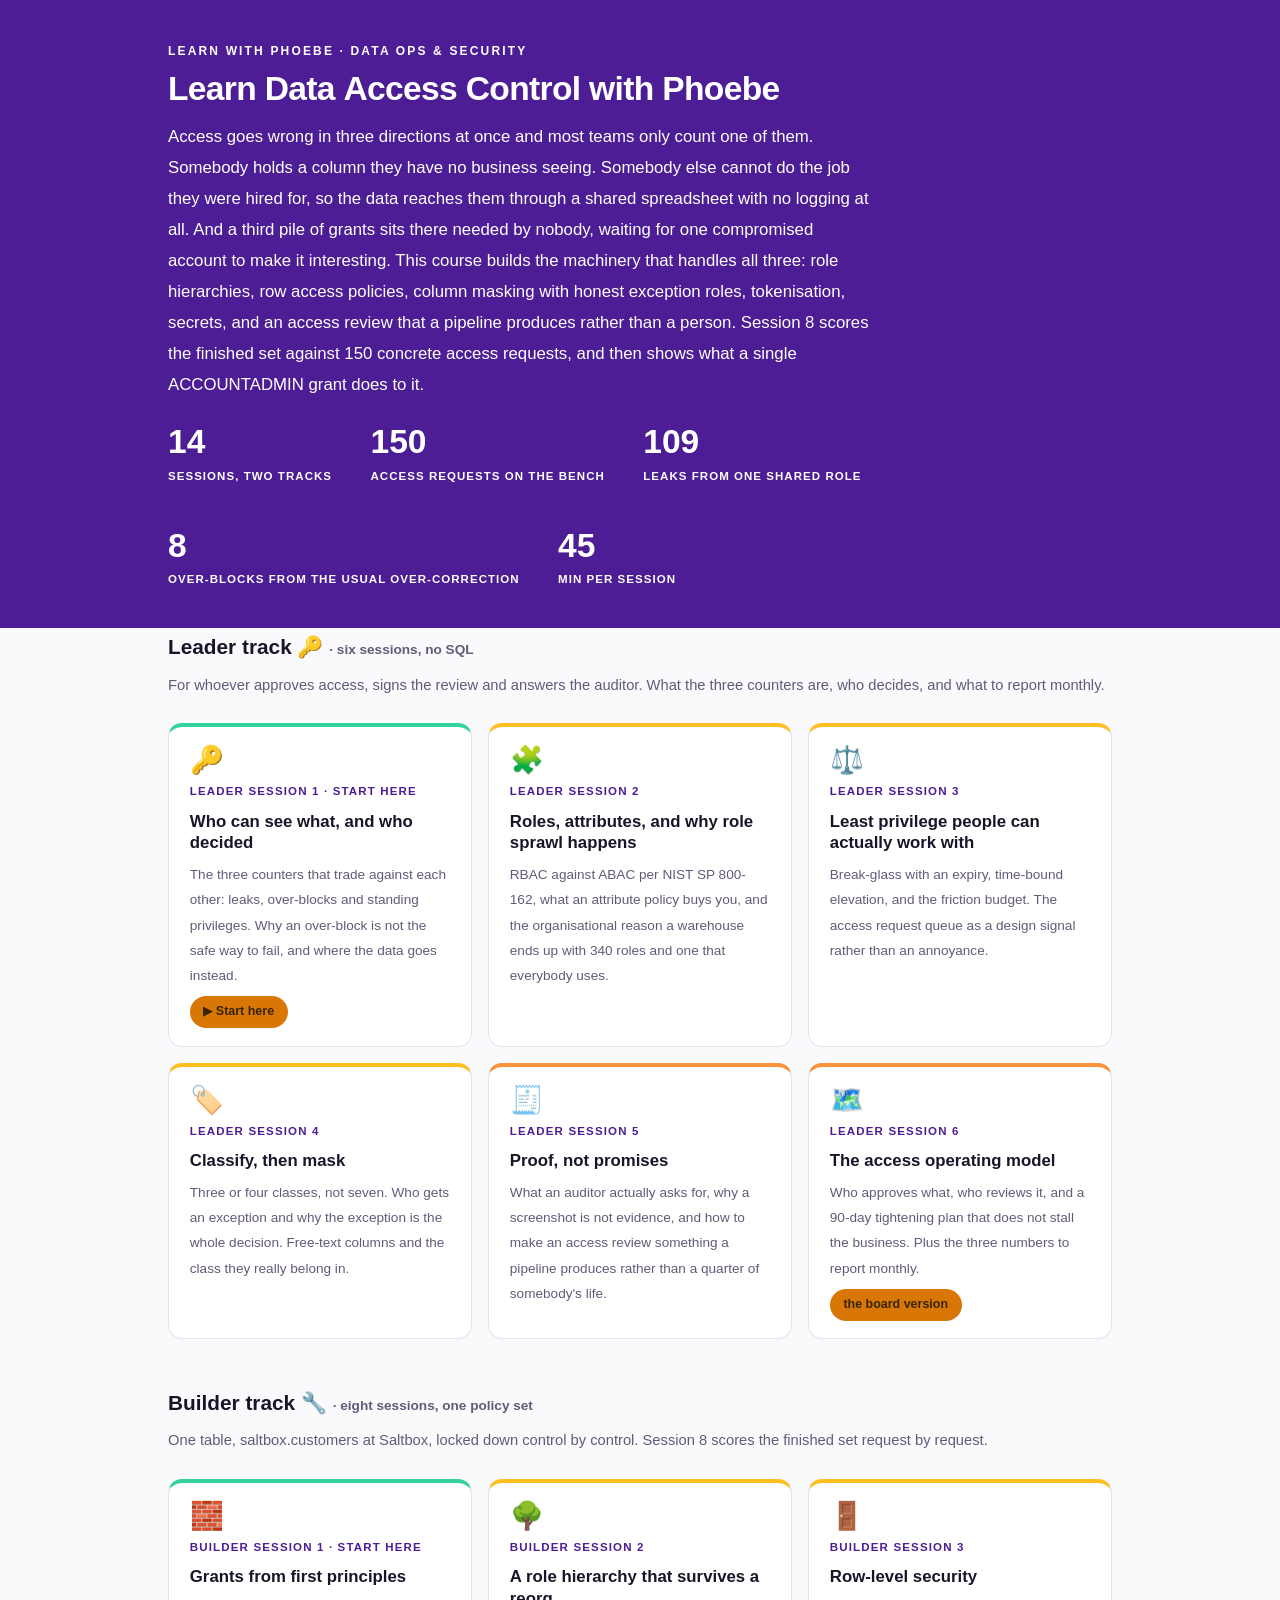
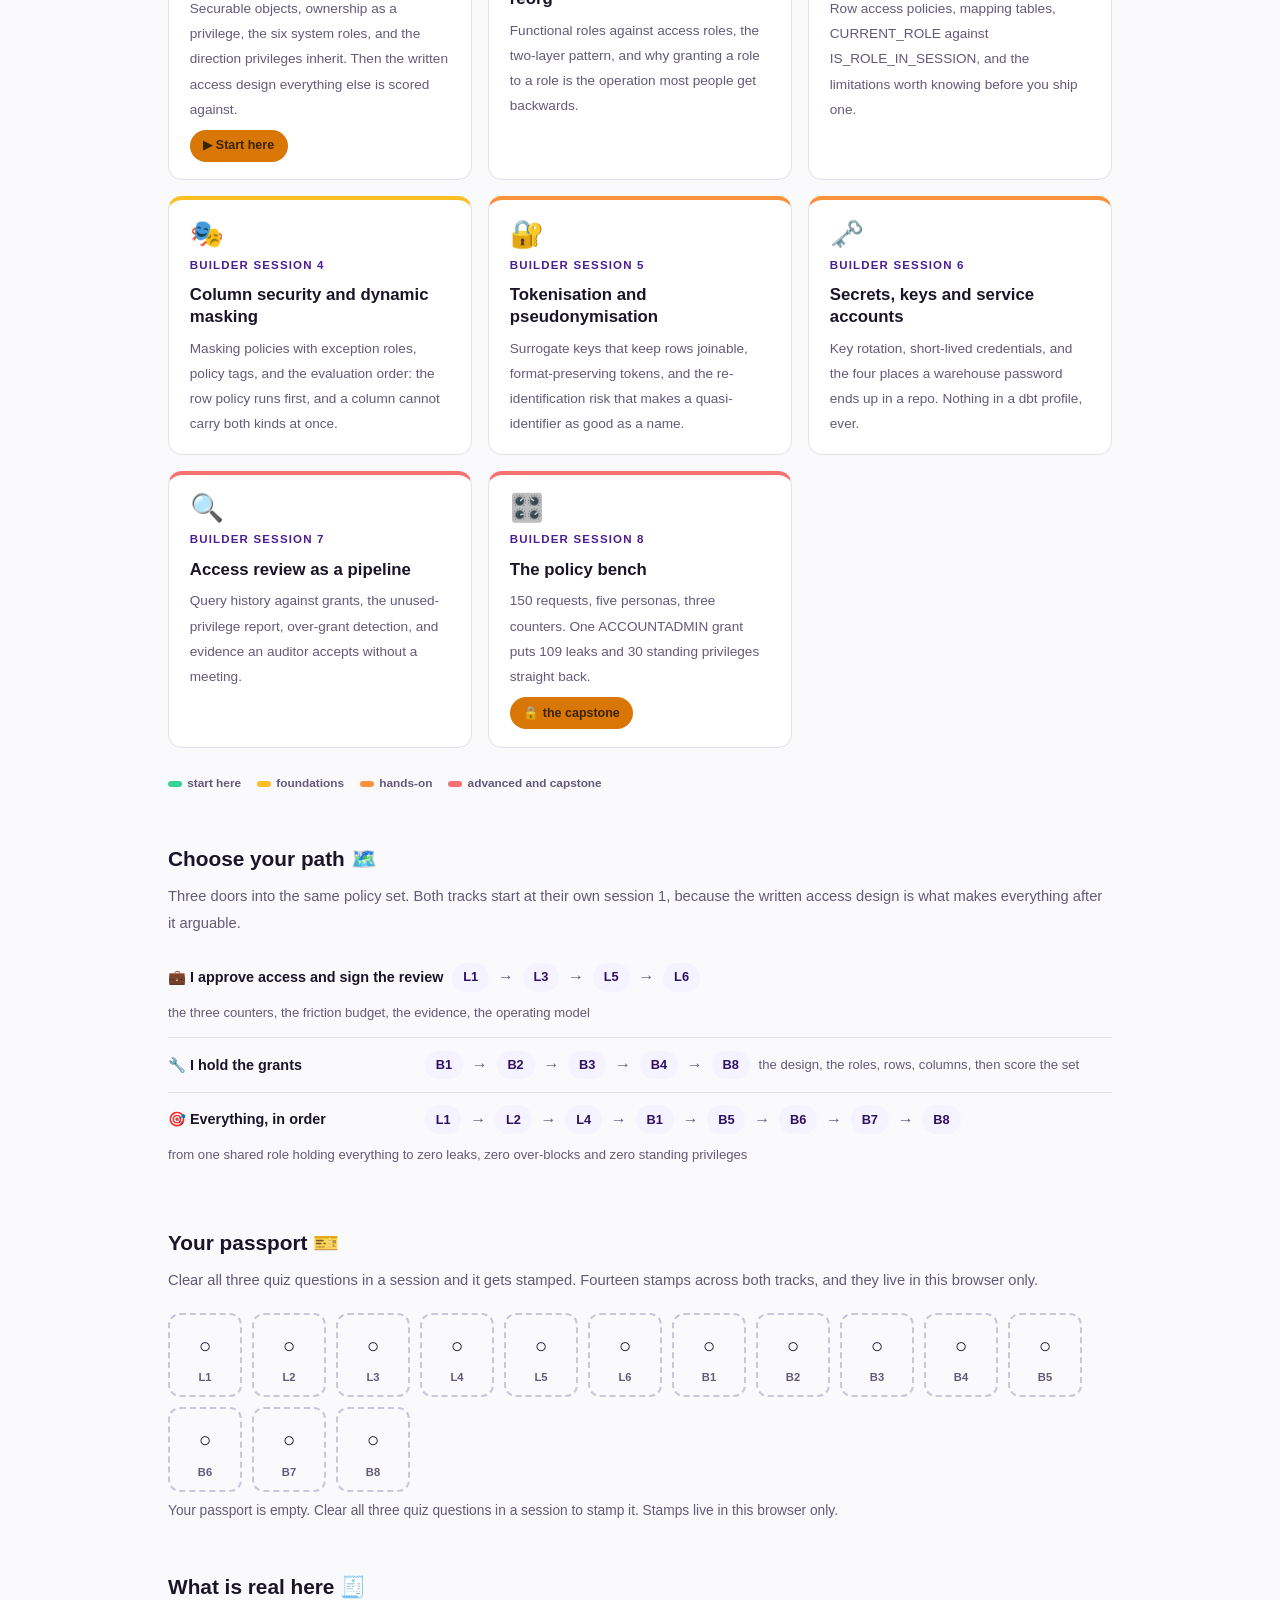
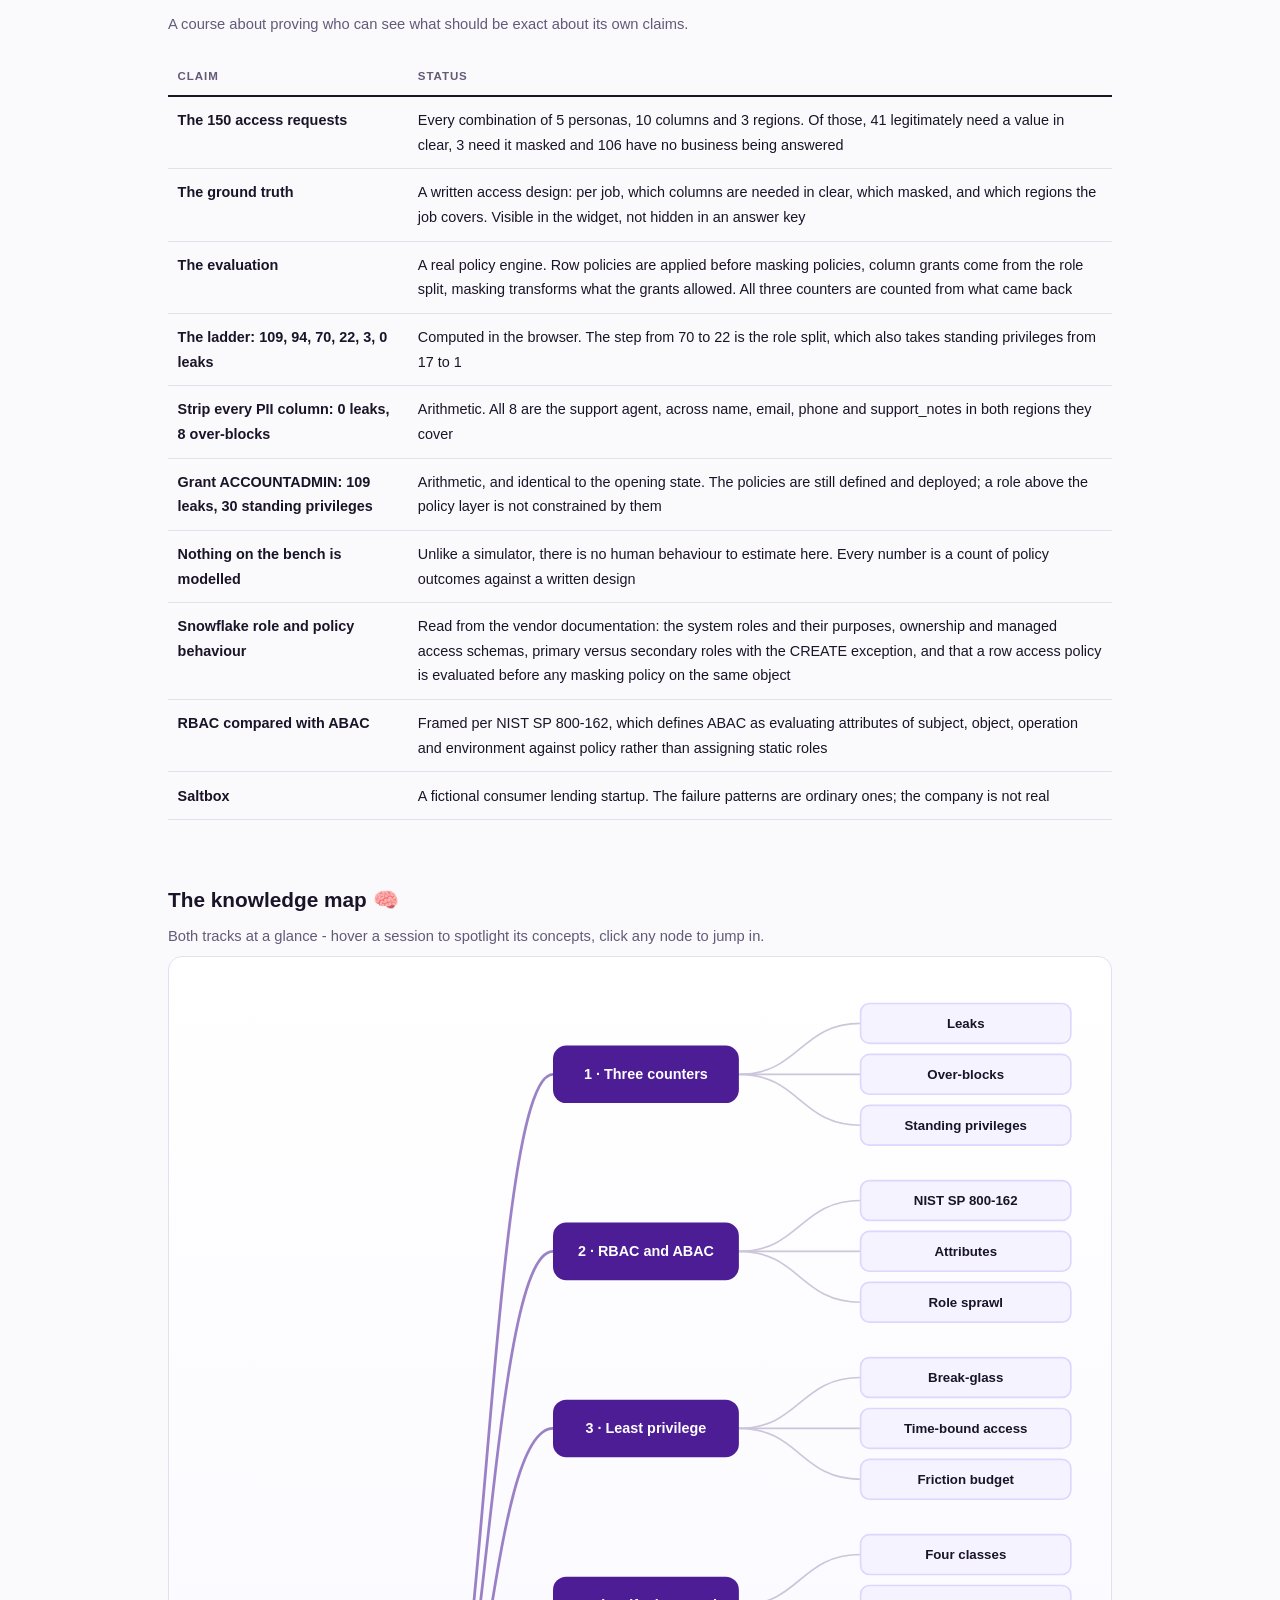
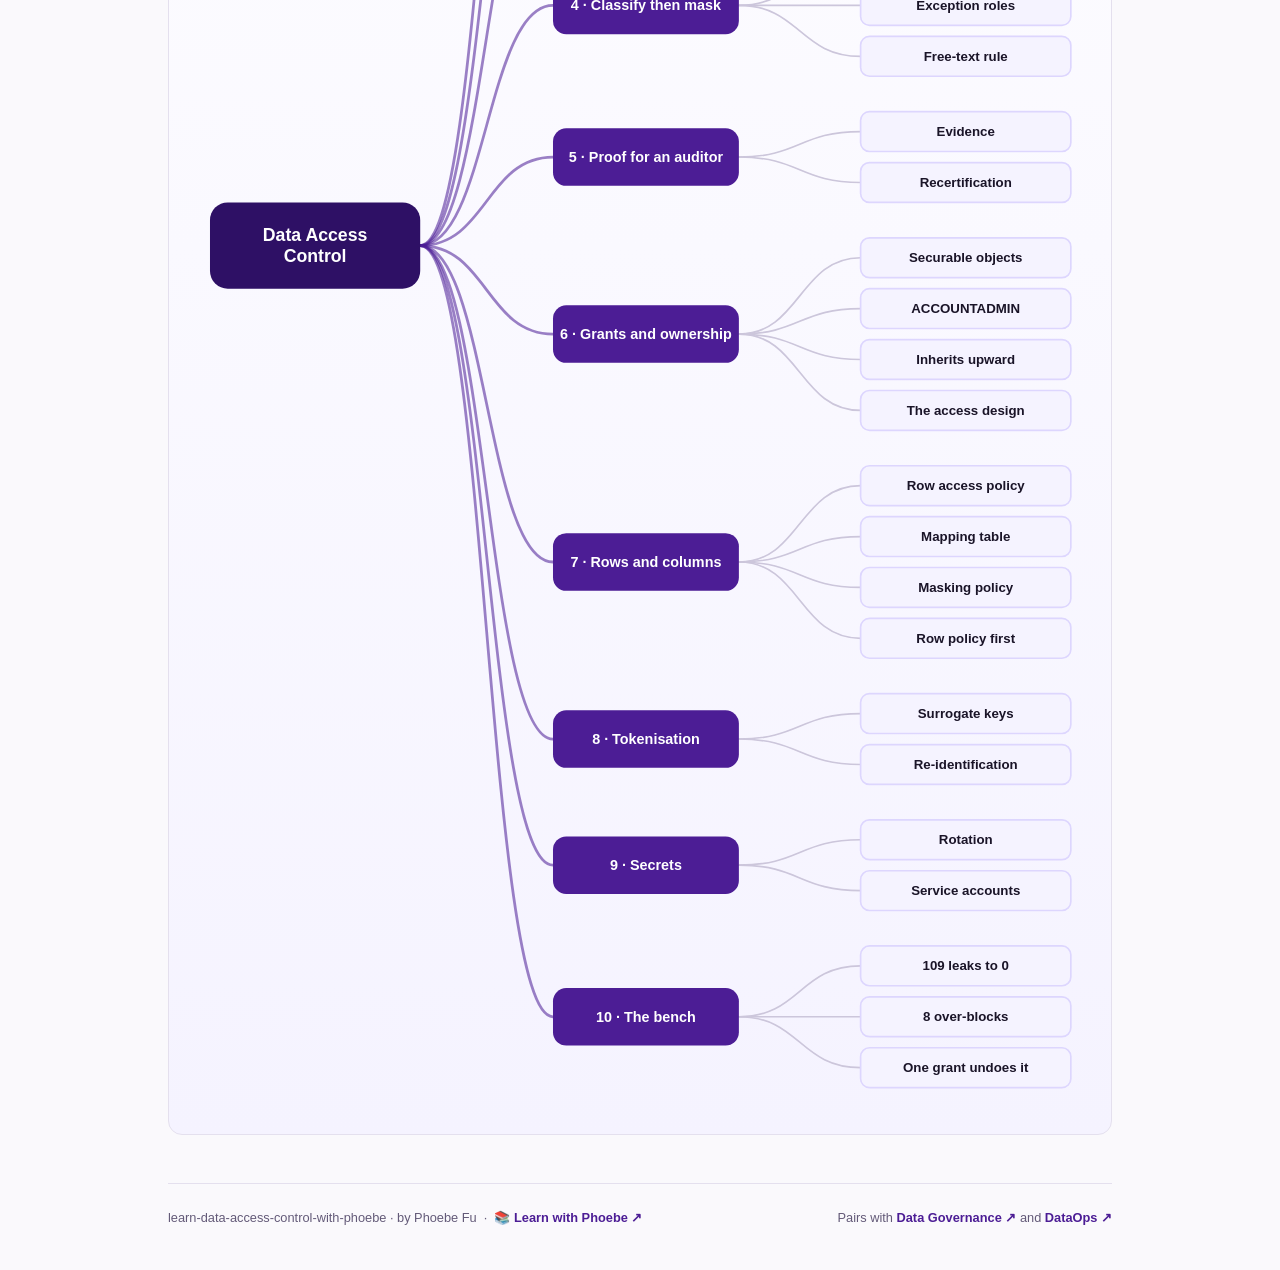
<file: index.html>
<!DOCTYPE html>
<html lang="en">
<head>
<meta charset="UTF-8">
<meta name="viewport" content="width=device-width, initial-scale=1.0">
<!-- social:start -->
<meta name="description" content="Fourteen sessions on who can see what in a warehouse: roles, row and column policies, masking, secrets and access review, scored against 150 real access requests. Free, by Phoebe Fu.">
<meta property="og:type" content="website">
<meta property="og:site_name" content="Learn with Phoebe">
<meta property="og:title" content="Learn Data Access Control with Phoebe">
<meta property="og:description" content="109 leaks down to zero across five policies. Then one ACCOUNTADMIN grant puts all 109 back.">
<meta property="og:url" content="https://phoebefu6.github.io/learn-data-access-control-with-phoebe/">
<meta property="og:image" content="https://phoebefu6.github.io/learn-data-access-control-with-phoebe/assets/og-cover.png">
<meta name="twitter:card" content="summary_large_image">
<meta name="twitter:title" content="Learn Data Access Control with Phoebe">
<meta name="twitter:description" content="109 leaks down to zero across five policies. Then one ACCOUNTADMIN grant puts all 109 back.">
<meta name="twitter:image" content="https://phoebefu6.github.io/learn-data-access-control-with-phoebe/assets/og-cover.png">
<!-- social:end -->
<title>Learn Data Access Control with Phoebe</title>
<link rel="stylesheet" href="assets/style.css?v=25">
<style>

  .stats-row { display: flex; gap: 2.4rem; margin-top: 1.5rem; flex-wrap: wrap; }
  .stat b { display: block; font-size: 2.1rem; font-weight: 800; line-height: 1.05; font-variant-numeric: tabular-nums; }
  .stat span { font-size: .72rem; opacity: 1; text-transform: uppercase; letter-spacing: .09em; font-weight: 600; }

  .course-grid { display: grid; grid-template-columns: repeat(auto-fit, minmax(17rem, 1fr)); gap: 1rem; margin-top: 1.5rem; }
  .course-card {
    border: 1px solid var(--hairline);
    border-top: 4px solid var(--diff, var(--indigo));
    border-radius: var(--radius);
    padding: 1.2rem 1.3rem 1.1rem;
    display: flex;
    flex-direction: column;
    gap: .5rem;
    text-decoration: none;
    color: var(--ink);
    background: #fff;
    transition: box-shadow .15s ease, border-color .15s ease, transform .15s ease;
    position: relative;
  }
  .course-card:hover { border-color: var(--indigo-soft); border-top-color: var(--diff, var(--indigo)); box-shadow: 0 8px 28px rgba(76,29,149,.16); transform: translateY(-3px); }
  .course-card .cicon { font-size: 1.7rem; line-height: 1; }
  .course-card .cnum { font-size: .72rem; font-weight: 700; color: var(--indigo); text-transform: uppercase; letter-spacing: .1em; }
  .course-card h3 { font-size: 1.05rem; font-weight: 800; line-height: 1.3; }
  .course-card p { font-size: .85rem; color: var(--muted); flex: 1; }
  .course-card .meta { display: flex; gap: .4rem; flex-wrap: wrap; }

  .diff-legend { display: flex; gap: 1rem; margin-top: 1.6rem; font-size: .74rem; color: var(--muted); font-weight: 600; flex-wrap: wrap; }
  .diff-legend i { display: inline-block; width: .85rem; height: .35rem; border-radius: 999px; margin-right: .35rem; vertical-align: middle; }

  .paths { margin-top: 2.6rem; }
  .paths h2 { font-size: 1.3rem; font-weight: 800; margin-bottom: .3rem; }
  .paths .plede { color: var(--muted); font-size: .92rem; margin-bottom: .8rem; }
  .path { display: flex; gap: .55rem; align-items: center; padding: .75rem 0; border-bottom: .5px solid var(--hairline); flex-wrap: wrap; }
  .path:last-child { border-bottom: none; }
  .path b { min-width: 15.5rem; font-size: .9rem; }
  .path .pstep { background: var(--indigo-50); color: var(--indigo-deep); border-radius: 999px; padding: .16rem .68rem; font-weight: 700; font-size: .8rem; text-decoration: none; transition: all .12s ease; }
  .path .pstep:hover { background: var(--indigo); color: #fff; }
  .path .parr { color: var(--muted); font-weight: 700; }

  .mm-section { margin-top: 1.6rem; }
  .mm-section h2 { font-size: 1.3rem; font-weight: 800; margin-bottom: .2rem; }
  .mm-section .mm-lede { color: var(--muted); font-size: .92rem; margin-bottom: .4rem; }
  .mm-wrap { border: 1px solid var(--hairline); border-radius: var(--radius); background: linear-gradient(180deg,#fff,#F5F3FF); padding: .6rem; overflow-x: auto; }
  .mm-svg { width: 100%; height: auto; display: block; max-width: 60rem; margin: 0 auto; min-width: 34rem; }
  .mm-link { cursor: pointer; text-decoration: none; }
  .mm-node rect { transition: opacity .15s ease, filter .15s ease; }
  .mm-node text { pointer-events: none; }
  .mm-link:hover .mm-node rect { filter: brightness(1.06); }
  .mm-edge { transition: opacity .15s ease; }
</style>
</head>
<body>

<header class="masthead">
  <div class="wrap">
    <div class="eyebrow">Learn with Phoebe · Data Ops &amp; Security</div>
    <h1>Learn <span class="accent">Data Access Control</span> with Phoebe</h1>
    <p class="sub">Access goes wrong in three directions at once and most teams only count one of them. Somebody holds a column they have no business seeing. Somebody else cannot do the job they were hired for, so the data reaches them through a shared spreadsheet with no logging at all. And a third pile of grants sits there needed by nobody, waiting for one compromised account to make it interesting. This course builds the machinery that handles all three: role hierarchies, row access policies, column masking with honest exception roles, tokenisation, secrets, and an access review that a pipeline produces rather than a person. Session 8 scores the finished set against 150 concrete access requests, and then shows what a single ACCOUNTADMIN grant does to it.</p>
    <div class="stats-row">
      <div class="stat"><b data-count="14">14</b><span>sessions, two tracks</span></div>
      <div class="stat"><b data-count="150">150</b><span>access requests on the bench</span></div>
      <div class="stat"><b data-count="109">109</b><span>leaks from one shared role</span></div>
      <div class="stat"><b data-count="8">8</b><span>over-blocks from the usual over-correction</span></div>
      <div class="stat"><b data-count="45">45</b><span>min per session</span></div>
    </div>
  </div>
</header>

<main class="wrap">

  <section class="section">
    <div class="paths" style="margin-top:0">
      <h2>Leader track 🔑 <span style="font-size:.85rem;font-weight:600;color:var(--muted)">· six sessions, no SQL</span></h2>
      <p class="plede">For whoever approves access, signs the review and answers the auditor. What the three counters are, who decides, and what to report monthly.</p>
    </div>

    <div class="course-grid">
      <a class="course-card" href="courses/a1-who-can-see-what.html" style="--diff:#34D399">
        <span class="cicon">🔑</span>
        <span class="cnum">Leader session 1 · start here</span>
        <h3>Who can see what, and who decided</h3>
        <p>The three counters that trade against each other: leaks, over-blocks and standing privileges. Why an over-block is not the safe way to fail, and where the data goes instead.</p>
        <span class="meta"><span class="pill amber">▶ Start here</span></span>
      </a>
      <a class="course-card" href="courses/a2-roles-and-attributes.html" style="--diff:#FBBF24">
        <span class="cicon">🧩</span>
        <span class="cnum">Leader session 2</span>
        <h3>Roles, attributes, and why role sprawl happens</h3>
        <p>RBAC against ABAC per NIST SP 800-162, what an attribute policy buys you, and the organisational reason a warehouse ends up with 340 roles and one that everybody uses.</p>
      </a>
      <a class="course-card" href="courses/a3-least-privilege.html" style="--diff:#FBBF24">
        <span class="cicon">⚖️</span>
        <span class="cnum">Leader session 3</span>
        <h3>Least privilege people can actually work with</h3>
        <p>Break-glass with an expiry, time-bound elevation, and the friction budget. The access request queue as a design signal rather than an annoyance.</p>
      </a>
      <a class="course-card" href="courses/a4-classify-then-mask.html" style="--diff:#FBBF24">
        <span class="cicon">🏷️</span>
        <span class="cnum">Leader session 4</span>
        <h3>Classify, then mask</h3>
        <p>Three or four classes, not seven. Who gets an exception and why the exception is the whole decision. Free-text columns and the class they really belong in.</p>
      </a>
      <a class="course-card" href="courses/a5-proof-not-promises.html" style="--diff:#FB923C">
        <span class="cicon">🧾</span>
        <span class="cnum">Leader session 5</span>
        <h3>Proof, not promises</h3>
        <p>What an auditor actually asks for, why a screenshot is not evidence, and how to make an access review something a pipeline produces rather than a quarter of somebody's life.</p>
      </a>
      <a class="course-card" href="courses/a6-operating-model.html" style="--diff:#FB923C">
        <span class="cicon">🗺️</span>
        <span class="cnum">Leader session 6</span>
        <h3>The access operating model</h3>
        <p>Who approves what, who reviews it, and a 90-day tightening plan that does not stall the business. Plus the three numbers to report monthly.</p>
        <span class="meta"><span class="pill amber">the board version</span></span>
      </a>
    </div>
  </section>

  <section class="section">
    <div class="paths" style="margin-top:0">
      <h2>Builder track 🔧 <span style="font-size:.85rem;font-weight:600;color:var(--muted)">· eight sessions, one policy set</span></h2>
      <p class="plede">One table, saltbox.customers at Saltbox, locked down control by control. Session 8 scores the finished set request by request.</p>
    </div>

    <div class="course-grid">
      <a class="course-card" href="courses/b1-grants-first-principles.html" style="--diff:#34D399">
        <span class="cicon">🧱</span>
        <span class="cnum">Builder session 1 · start here</span>
        <h3>Grants from first principles</h3>
        <p>Securable objects, ownership as a privilege, the six system roles, and the direction privileges inherit. Then the written access design everything else is scored against.</p>
        <span class="meta"><span class="pill amber">▶ Start here</span></span>
      </a>
      <a class="course-card" href="courses/b2-role-hierarchy.html" style="--diff:#FBBF24">
        <span class="cicon">🌳</span>
        <span class="cnum">Builder session 2</span>
        <h3>A role hierarchy that survives a reorg</h3>
        <p>Functional roles against access roles, the two-layer pattern, and why granting a role to a role is the operation most people get backwards.</p>
      </a>
      <a class="course-card" href="courses/b3-row-level-security.html" style="--diff:#FBBF24">
        <span class="cicon">🚪</span>
        <span class="cnum">Builder session 3</span>
        <h3>Row-level security</h3>
        <p>Row access policies, mapping tables, CURRENT_ROLE against IS_ROLE_IN_SESSION, and the limitations worth knowing before you ship one.</p>
      </a>
      <a class="course-card" href="courses/b4-column-security-masking.html" style="--diff:#FBBF24">
        <span class="cicon">🎭</span>
        <span class="cnum">Builder session 4</span>
        <h3>Column security and dynamic masking</h3>
        <p>Masking policies with exception roles, policy tags, and the evaluation order: the row policy runs first, and a column cannot carry both kinds at once.</p>
      </a>
      <a class="course-card" href="courses/b5-tokenization.html" style="--diff:#FB923C">
        <span class="cicon">🔐</span>
        <span class="cnum">Builder session 5</span>
        <h3>Tokenisation and pseudonymisation</h3>
        <p>Surrogate keys that keep rows joinable, format-preserving tokens, and the re-identification risk that makes a quasi-identifier as good as a name.</p>
      </a>
      <a class="course-card" href="courses/b6-secrets-and-keys.html" style="--diff:#FB923C">
        <span class="cicon">🗝️</span>
        <span class="cnum">Builder session 6</span>
        <h3>Secrets, keys and service accounts</h3>
        <p>Key rotation, short-lived credentials, and the four places a warehouse password ends up in a repo. Nothing in a dbt profile, ever.</p>
      </a>
      <a class="course-card" href="courses/b7-access-review-pipeline.html" style="--diff:#F87171">
        <span class="cicon">🔍</span>
        <span class="cnum">Builder session 7</span>
        <h3>Access review as a pipeline</h3>
        <p>Query history against grants, the unused-privilege report, over-grant detection, and evidence an auditor accepts without a meeting.</p>
      </a>
      <a class="course-card" href="courses/b8-policy-bench.html" style="--diff:#F87171">
        <span class="cicon">🎛️</span>
        <span class="cnum">Builder session 8</span>
        <h3>The policy bench</h3>
        <p>150 requests, five personas, three counters. One ACCOUNTADMIN grant puts 109 leaks and 30 standing privileges straight back.</p>
        <span class="meta"><span class="pill amber">🔒 the capstone</span></span>
      </a>
    </div>

    <div class="diff-legend">
      <span><i style="background:#34D399"></i>start here</span>
      <span><i style="background:#FBBF24"></i>foundations</span>
      <span><i style="background:#FB923C"></i>hands-on</span>
      <span><i style="background:#F87171"></i>advanced and capstone</span>
    </div>
  </section>

  <section class="section">
    <div class="paths">
      <h2>Choose your path 🗺️</h2>
      <p class="plede">Three doors into the same policy set. Both tracks start at their own session 1, because the written access design is what makes everything after it arguable.</p>
      <div class="path"><b>💼 I approve access and sign the review</b>
        <a class="pstep" href="courses/a1-who-can-see-what.html">L1</a>
        <span class="parr">→</span>
        <a class="pstep" href="courses/a3-least-privilege.html">L3</a>
        <span class="parr">→</span>
        <a class="pstep" href="courses/a5-proof-not-promises.html">L5</a>
        <span class="parr">→</span>
        <a class="pstep" href="courses/a6-operating-model.html">L6</a>
        <span style="font-size:.82rem;color:var(--muted)">the three counters, the friction budget, the evidence, the operating model</span>
      </div>
      <div class="path"><b>🔧 I hold the grants</b>
        <a class="pstep" href="courses/b1-grants-first-principles.html">B1</a>
        <span class="parr">→</span>
        <a class="pstep" href="courses/b2-role-hierarchy.html">B2</a>
        <span class="parr">→</span>
        <a class="pstep" href="courses/b3-row-level-security.html">B3</a>
        <span class="parr">→</span>
        <a class="pstep" href="courses/b4-column-security-masking.html">B4</a>
        <span class="parr">→</span>
        <a class="pstep" href="courses/b8-policy-bench.html">B8</a>
        <span style="font-size:.82rem;color:var(--muted)">the design, the roles, rows, columns, then score the set</span>
      </div>
      <div class="path"><b>🎯 Everything, in order</b>
        <a class="pstep" href="courses/a1-who-can-see-what.html">L1</a>
        <span class="parr">→</span>
        <a class="pstep" href="courses/a2-roles-and-attributes.html">L2</a>
        <span class="parr">→</span>
        <a class="pstep" href="courses/a4-classify-then-mask.html">L4</a>
        <span class="parr">→</span>
        <a class="pstep" href="courses/b1-grants-first-principles.html">B1</a>
        <span class="parr">→</span>
        <a class="pstep" href="courses/b5-tokenization.html">B5</a>
        <span class="parr">→</span>
        <a class="pstep" href="courses/b6-secrets-and-keys.html">B6</a>
        <span class="parr">→</span>
        <a class="pstep" href="courses/b7-access-review-pipeline.html">B7</a>
        <span class="parr">→</span>
        <a class="pstep" href="courses/b8-policy-bench.html">B8</a>
        <span style="font-size:.82rem;color:var(--muted)">from one shared role holding everything to zero leaks, zero over-blocks and zero standing privileges</span>
      </div>
    </div>
  </section>

  <section class="section">
    <div class="paths" style="margin-top:0">
      <h2>Your passport 🎫</h2>
      <p class="plede">Clear all three quiz questions in a session and it gets stamped. Fourteen stamps across both tracks, and they live in this browser only.</p>
    </div>
    <div class="pp-strip"></div>
  </section>

  <section class="section">
    <div class="paths" style="margin-top:0">
      <h2>What is real here 🧾</h2>
      <p class="plede">A course about proving who can see what should be exact about its own claims.</p>
    </div>
    <table class="clean">
      <tr><th>Claim</th><th>Status</th></tr>
      <tr><td>The 150 access requests</td><td>Every combination of 5 personas, 10 columns and 3 regions. Of those, 41 legitimately need a value in clear, 3 need it masked and 106 have no business being answered</td></tr>
      <tr><td>The ground truth</td><td>A written access design: per job, which columns are needed in clear, which masked, and which regions the job covers. Visible in the widget, not hidden in an answer key</td></tr>
      <tr><td>The evaluation</td><td>A real policy engine. Row policies are applied before masking policies, column grants come from the role split, masking transforms what the grants allowed. All three counters are counted from what came back</td></tr>
      <tr><td>The ladder: 109, 94, 70, 22, 3, 0 leaks</td><td>Computed in the browser. The step from 70 to 22 is the role split, which also takes standing privileges from 17 to 1</td></tr>
      <tr><td>Strip every PII column: 0 leaks, 8 over-blocks</td><td>Arithmetic. All 8 are the support agent, across name, email, phone and support_notes in both regions they cover</td></tr>
      <tr><td>Grant ACCOUNTADMIN: 109 leaks, 30 standing privileges</td><td>Arithmetic, and identical to the opening state. The policies are still defined and deployed; a role above the policy layer is not constrained by them</td></tr>
      <tr><td>Nothing on the bench is modelled</td><td>Unlike a simulator, there is no human behaviour to estimate here. Every number is a count of policy outcomes against a written design</td></tr>
      <tr><td>Snowflake role and policy behaviour</td><td>Read from the vendor documentation: the system roles and their purposes, ownership and managed access schemas, primary versus secondary roles with the CREATE exception, and that a row access policy is evaluated before any masking policy on the same object</td></tr>
      <tr><td>RBAC compared with ABAC</td><td>Framed per NIST SP 800-162, which defines ABAC as evaluating attributes of subject, object, operation and environment against policy rather than assigning static roles</td></tr>
      <tr><td>Saltbox</td><td>A fictional consumer lending startup. The failure patterns are ordinary ones; the company is not real</td></tr>
    </table>
  </section>

  <section class="section mm-section">
    <h2>The knowledge map 🧠</h2>
    <p class="mm-lede">Both tracks at a glance - hover a session to spotlight its concepts, click any node to jump in.</p>
    <div class="mm-wrap"><div id="mindmap"></div></div>
  </section>

  <footer class="pagefoot">
    <span>learn-data-access-control-with-phoebe · by Phoebe Fu &nbsp;·&nbsp; 📚 <a href="https://phoebefu6.github.io/learn-with-phoebe/">Learn with Phoebe ↗</a></span>
    <span>Pairs with <a href="https://phoebefu6.github.io/learn-data-governance-with-phoebe/">Data Governance ↗</a> and <a href="https://phoebefu6.github.io/learn-dataops-with-phoebe/">DataOps ↗</a></span>
  </footer>

</main>

<script>
window.MINDMAP_DATA = {
  "title": "Data Access\nControl",
  "centerColor": "#2E1065",
  "sessions": [
    {
      "label": "Three counters",
      "href": "courses/a1-who-can-see-what.html",
      "concepts": [
        {
          "label": "Leaks",
          "href": "courses/b8-policy-bench.html"
        },
        {
          "label": "Over-blocks",
          "href": "courses/b8-policy-bench.html"
        },
        {
          "label": "Standing privileges",
          "href": "courses/b7-access-review-pipeline.html"
        }
      ]
    },
    {
      "label": "RBAC and ABAC",
      "href": "courses/a2-roles-and-attributes.html",
      "concepts": [
        {
          "label": "NIST SP 800-162",
          "href": "courses/a2-roles-and-attributes.html"
        },
        {
          "label": "Attributes",
          "href": "courses/a2-roles-and-attributes.html"
        },
        {
          "label": "Role sprawl",
          "href": "courses/b2-role-hierarchy.html"
        }
      ]
    },
    {
      "label": "Least privilege",
      "href": "courses/a3-least-privilege.html",
      "concepts": [
        {
          "label": "Break-glass",
          "href": "courses/a3-least-privilege.html"
        },
        {
          "label": "Time-bound access",
          "href": "courses/a3-least-privilege.html"
        },
        {
          "label": "Friction budget",
          "href": "courses/a3-least-privilege.html"
        }
      ]
    },
    {
      "label": "Classify then mask",
      "href": "courses/a4-classify-then-mask.html",
      "concepts": [
        {
          "label": "Four classes",
          "href": "courses/a4-classify-then-mask.html"
        },
        {
          "label": "Exception roles",
          "href": "courses/b4-column-security-masking.html"
        },
        {
          "label": "Free-text rule",
          "href": "courses/a4-classify-then-mask.html"
        }
      ]
    },
    {
      "label": "Proof for an auditor",
      "href": "courses/a5-proof-not-promises.html",
      "concepts": [
        {
          "label": "Evidence",
          "href": "courses/b7-access-review-pipeline.html"
        },
        {
          "label": "Recertification",
          "href": "courses/a5-proof-not-promises.html"
        }
      ]
    },
    {
      "label": "Grants and ownership",
      "href": "courses/b1-grants-first-principles.html",
      "concepts": [
        {
          "label": "Securable objects",
          "href": "courses/b1-grants-first-principles.html"
        },
        {
          "label": "ACCOUNTADMIN",
          "href": "courses/b1-grants-first-principles.html"
        },
        {
          "label": "Inherits upward",
          "href": "courses/b2-role-hierarchy.html"
        },
        {
          "label": "The access design",
          "href": "courses/b1-grants-first-principles.html"
        }
      ]
    },
    {
      "label": "Rows and columns",
      "href": "courses/b3-row-level-security.html",
      "concepts": [
        {
          "label": "Row access policy",
          "href": "courses/b3-row-level-security.html"
        },
        {
          "label": "Mapping table",
          "href": "courses/b3-row-level-security.html"
        },
        {
          "label": "Masking policy",
          "href": "courses/b4-column-security-masking.html"
        },
        {
          "label": "Row policy first",
          "href": "courses/b4-column-security-masking.html"
        }
      ]
    },
    {
      "label": "Tokenisation",
      "href": "courses/b5-tokenization.html",
      "concepts": [
        {
          "label": "Surrogate keys",
          "href": "courses/b5-tokenization.html"
        },
        {
          "label": "Re-identification",
          "href": "courses/b5-tokenization.html"
        }
      ]
    },
    {
      "label": "Secrets",
      "href": "courses/b6-secrets-and-keys.html",
      "concepts": [
        {
          "label": "Rotation",
          "href": "courses/b6-secrets-and-keys.html"
        },
        {
          "label": "Service accounts",
          "href": "courses/b6-secrets-and-keys.html"
        }
      ]
    },
    {
      "label": "The bench",
      "href": "courses/b8-policy-bench.html",
      "concepts": [
        {
          "label": "109 leaks to 0",
          "href": "courses/b8-policy-bench.html"
        },
        {
          "label": "8 over-blocks",
          "href": "courses/b8-policy-bench.html"
        },
        {
          "label": "One grant undoes it",
          "href": "courses/b8-policy-bench.html"
        }
      ]
    }
  ]
};
</script>
<script src="assets/app.js?v=22"></script>
<script src="assets/mindmap.js?v=1"></script>
</body>
</html>
</file>
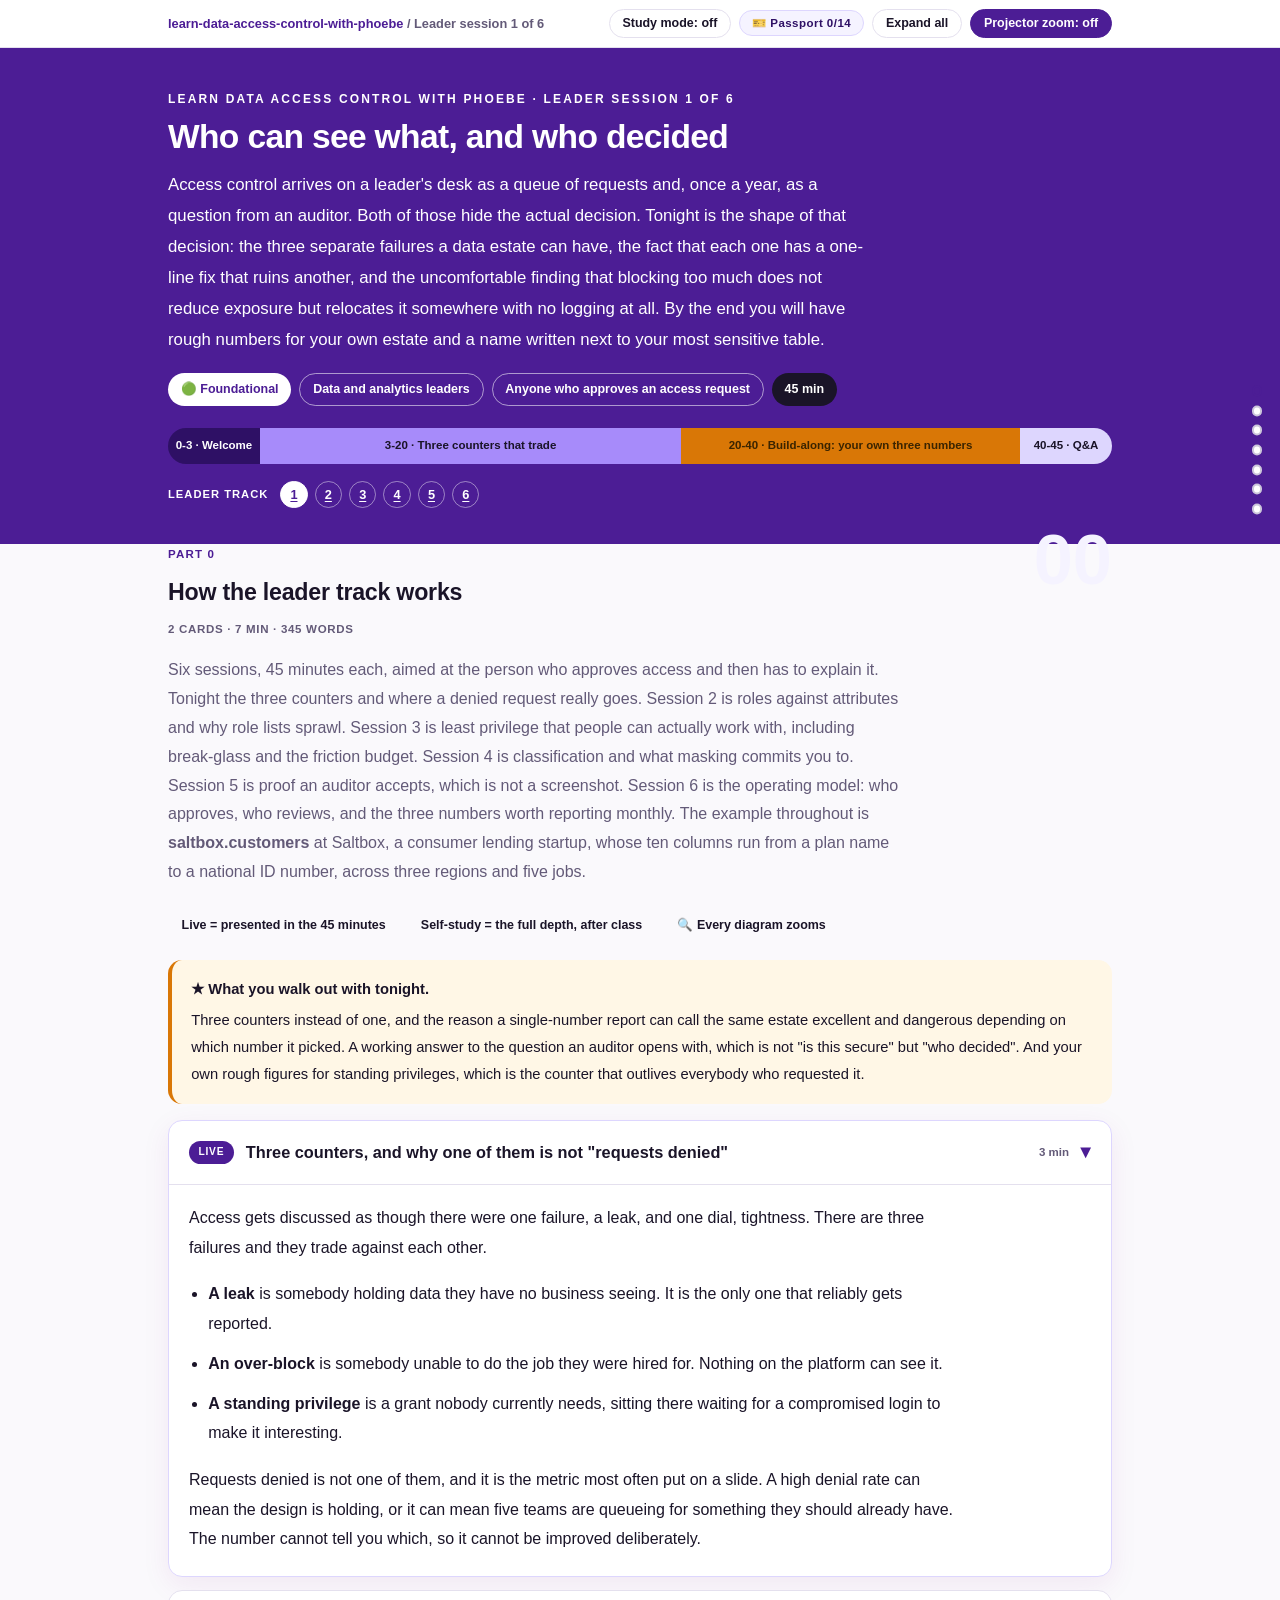
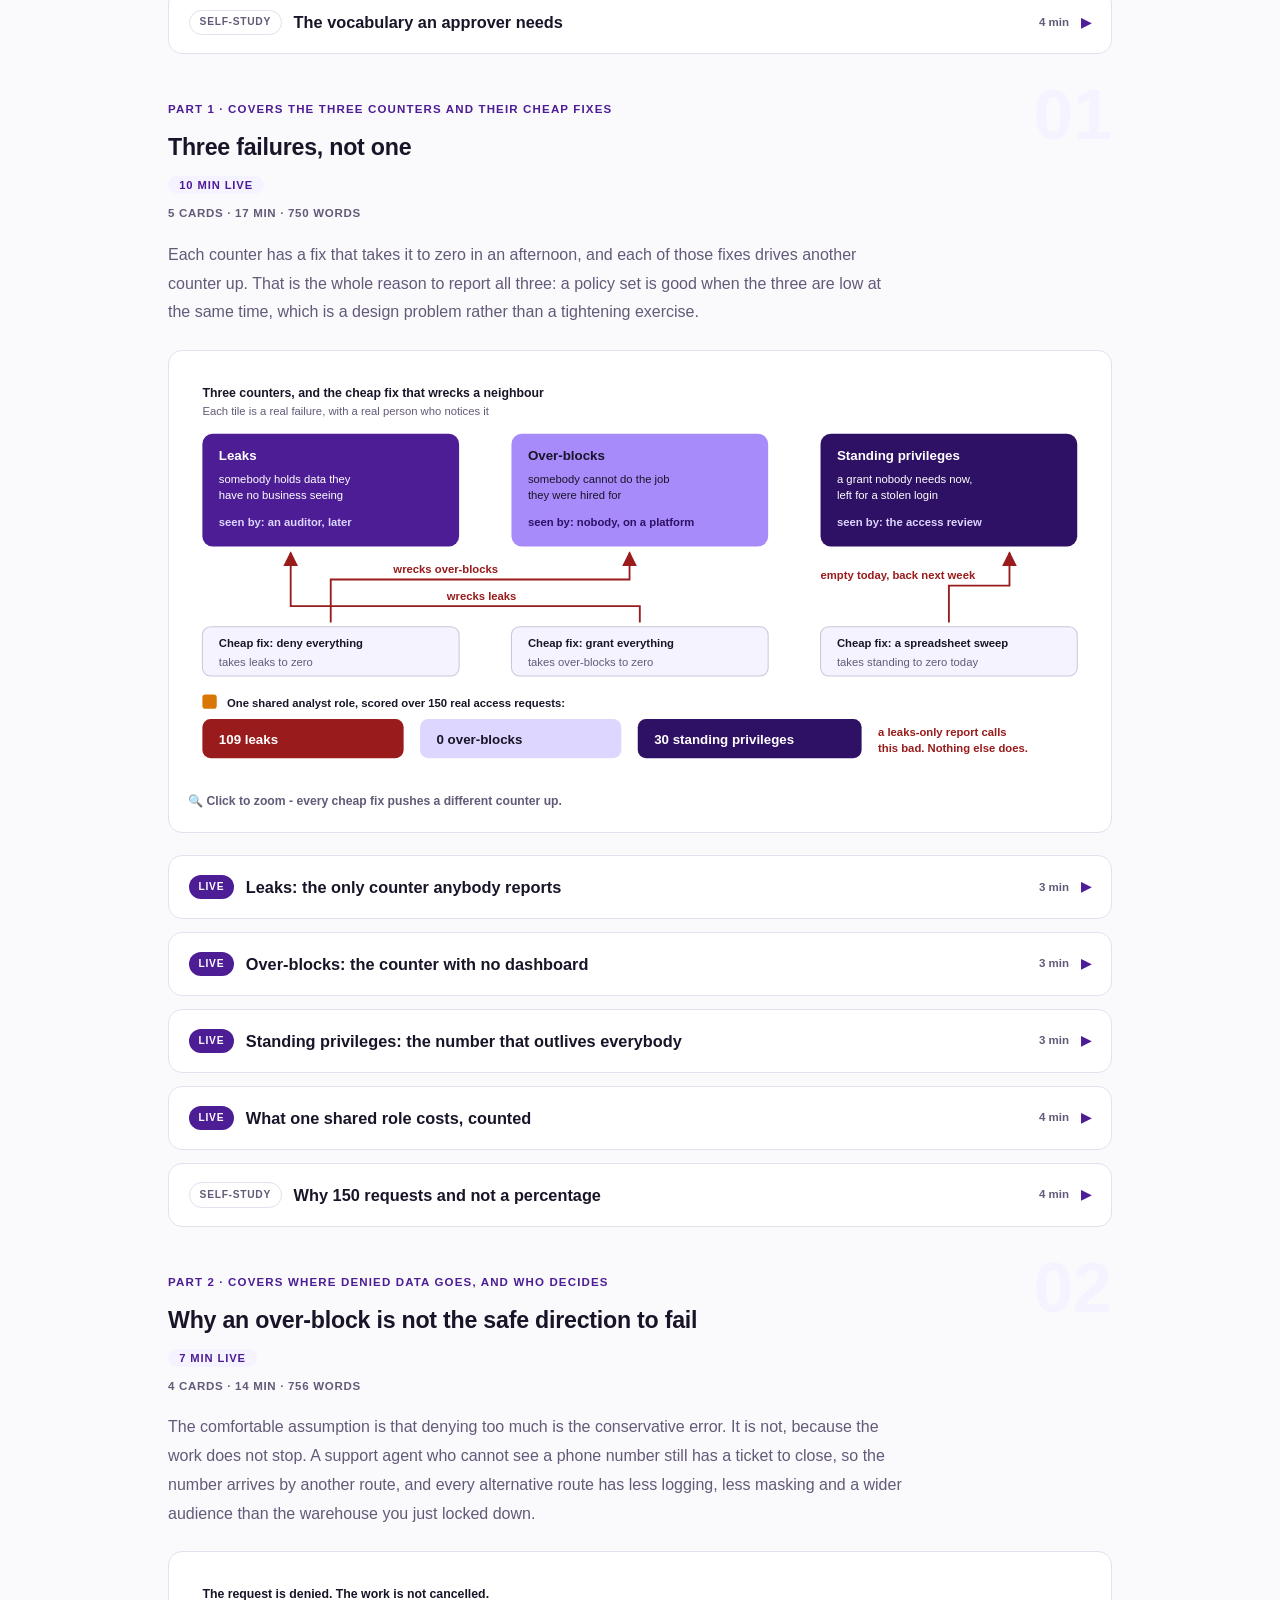
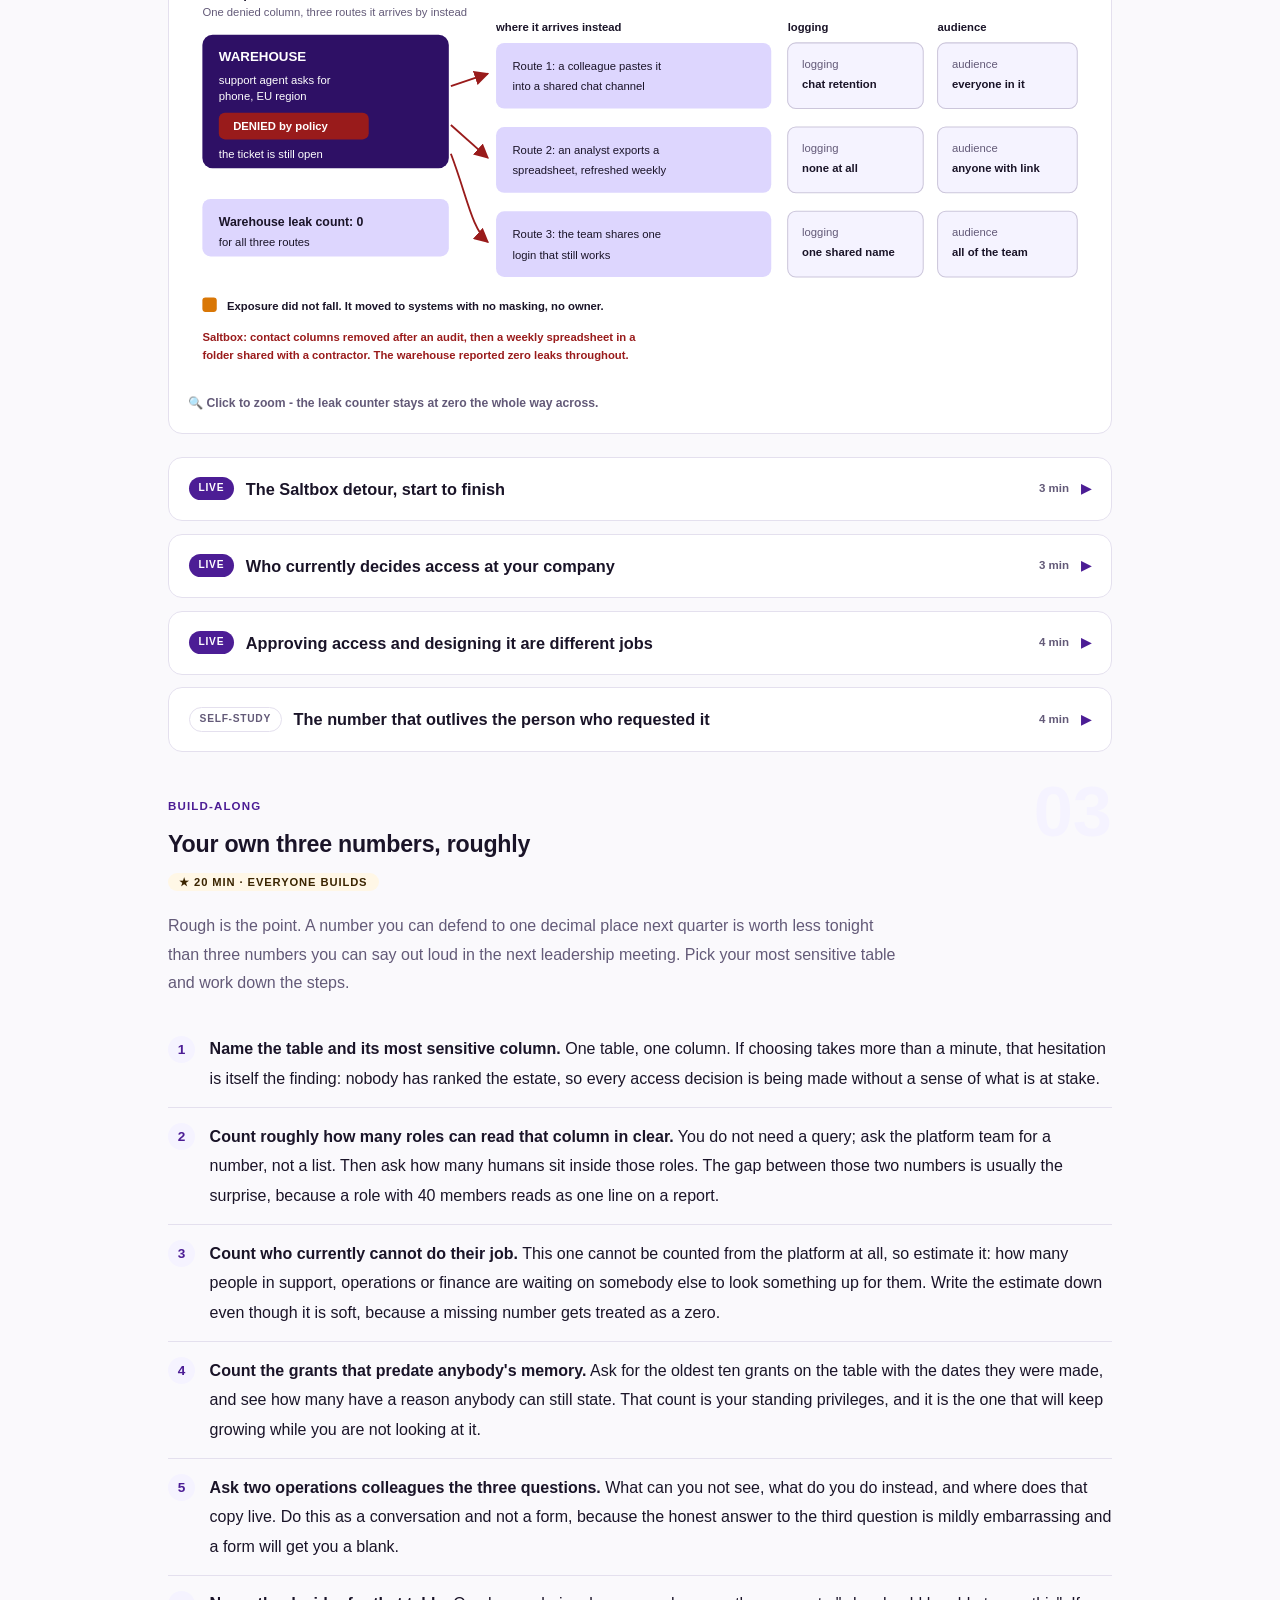
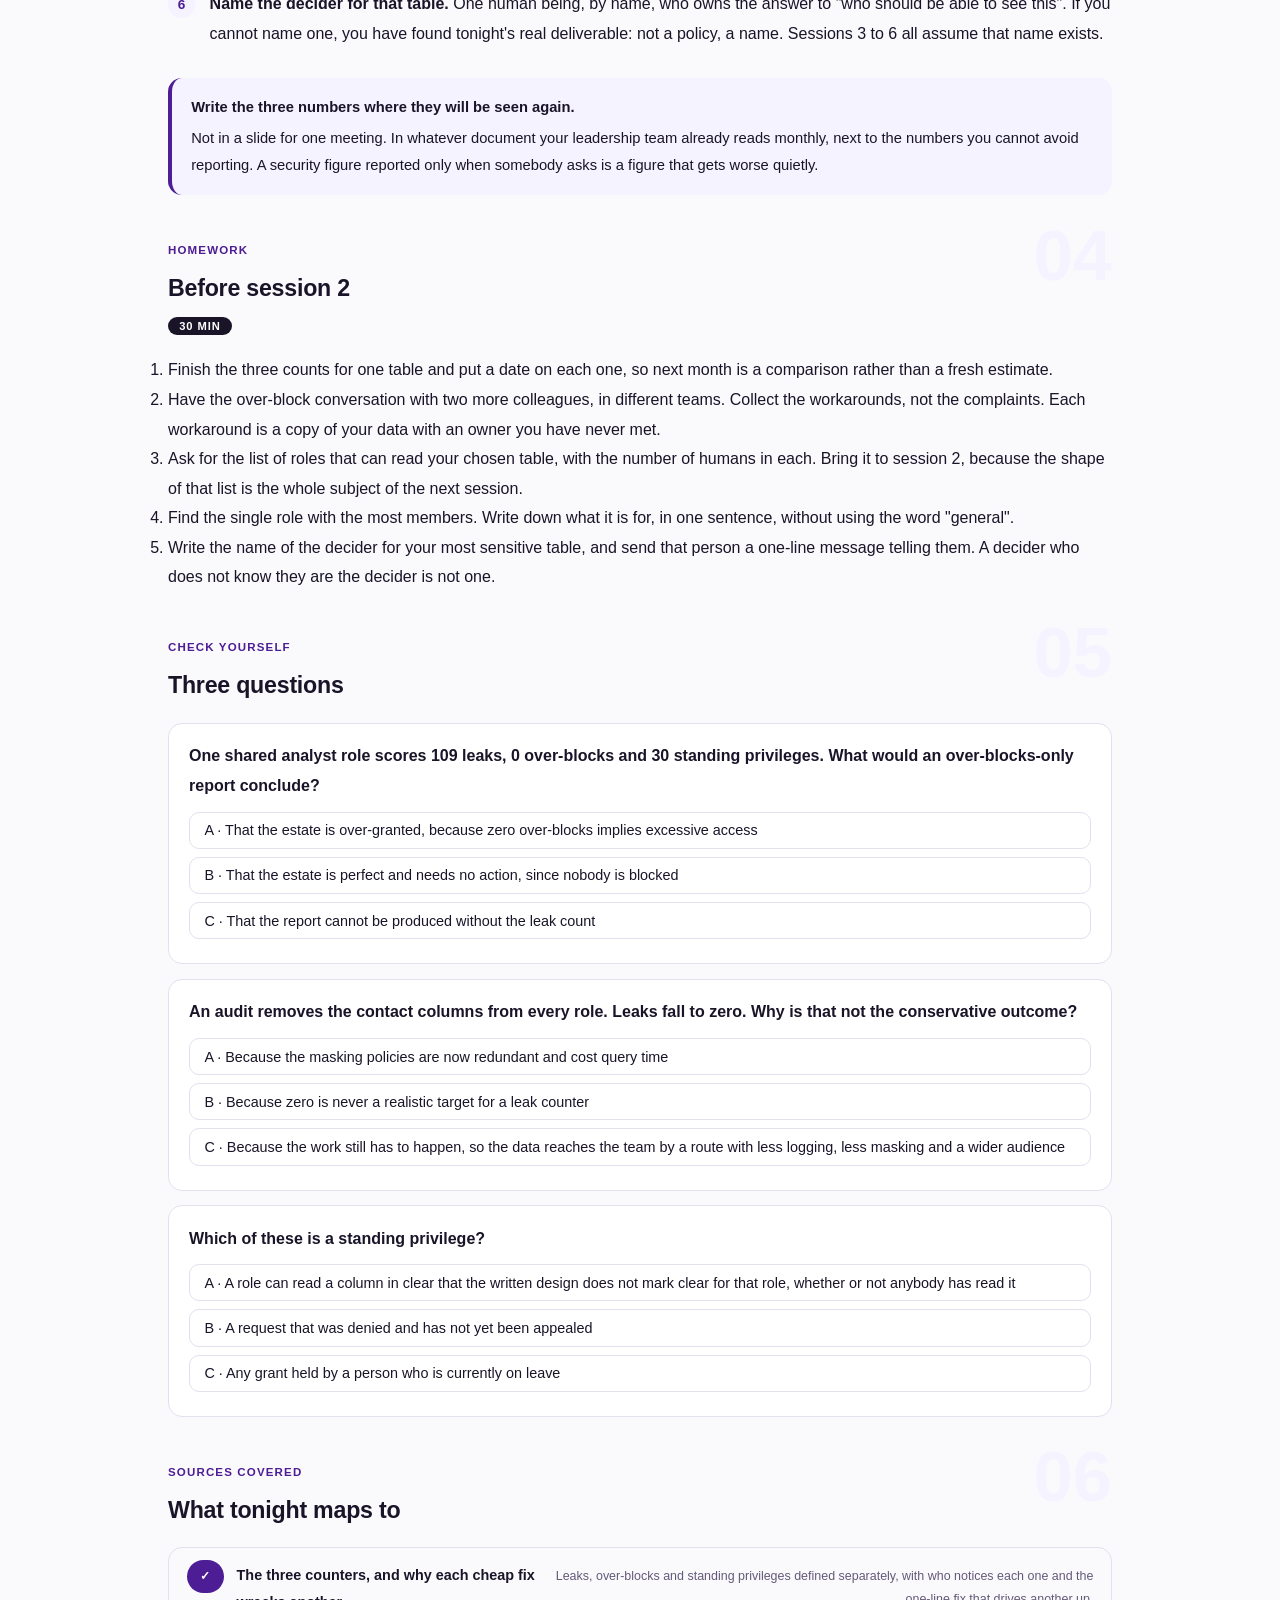
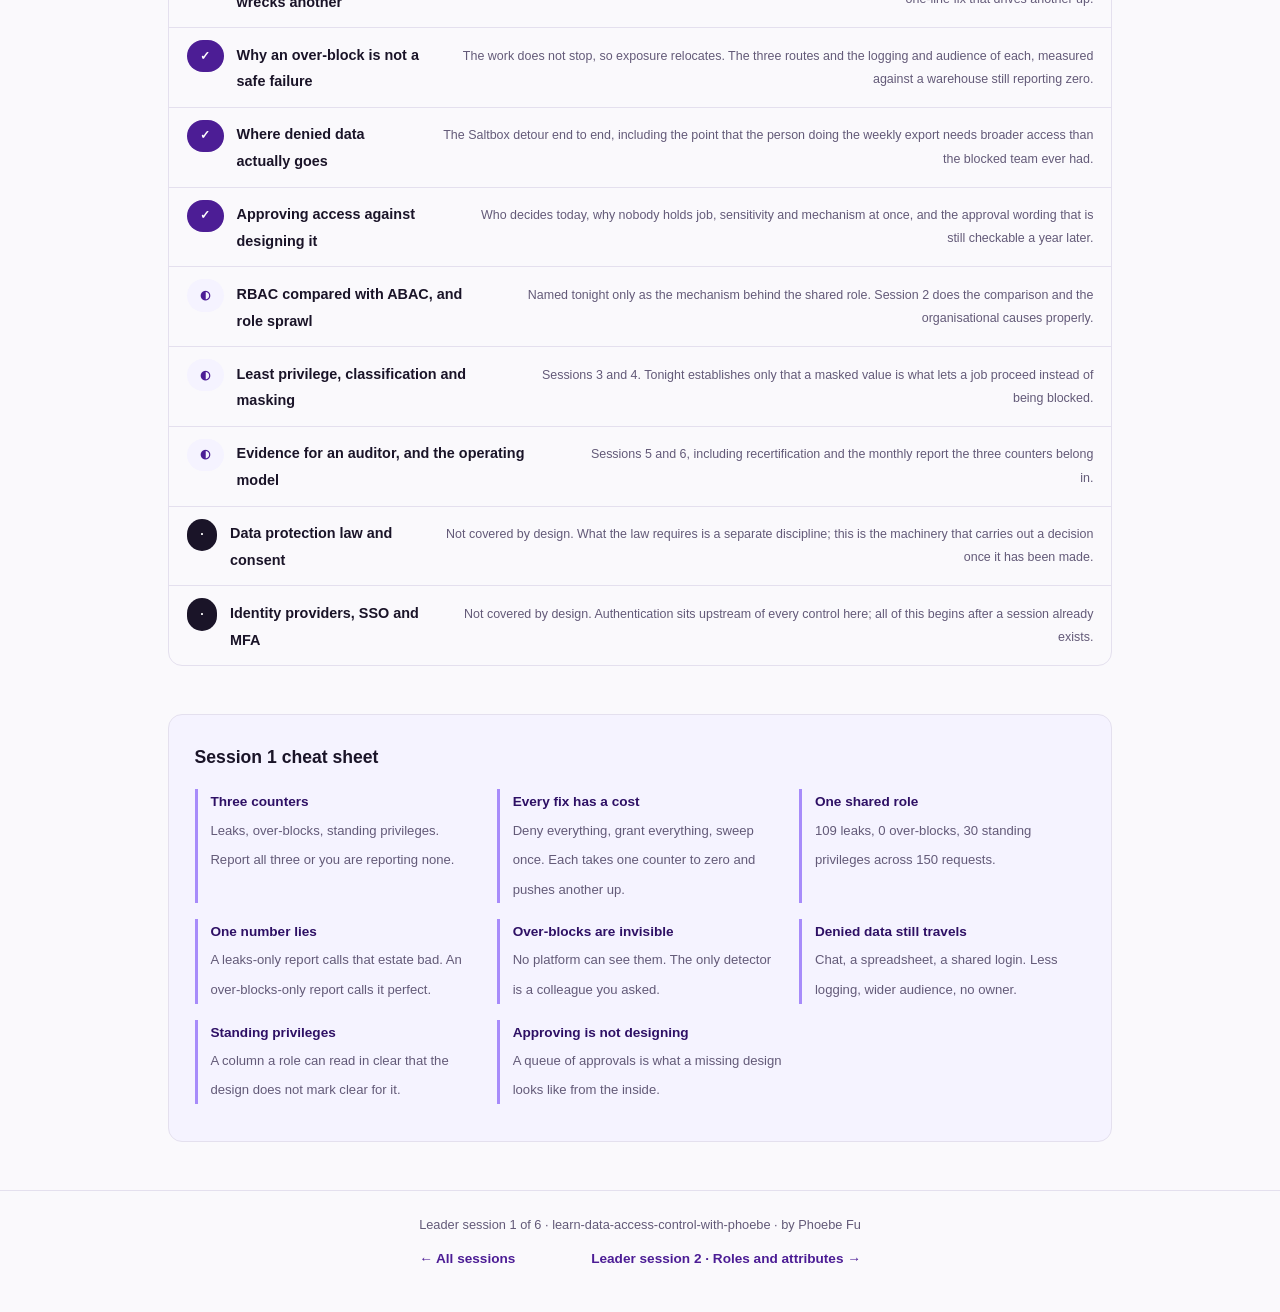
<file: courses/a1-who-can-see-what.html>
<!DOCTYPE html>
<html lang="en">
<head>
<meta charset="UTF-8">
<meta name="viewport" content="width=device-width, initial-scale=1.0">
<!-- social:start -->
<meta name="description" content="Leader session 1 of 6. Three counters that trade against each other, why an over-block is not the safe direction to fail, and where denied data actually goes when the work still has to happen.">
<meta property="og:type" content="article">
<meta property="og:site_name" content="Learn with Phoebe">
<meta property="og:title" content="Who can see what, and who decided - learn data access control with phoebe">
<meta property="og:description" content="Leader session 1 of 6. Leaks, over-blocks and standing privileges, and the cheap fix for each one that wrecks another.">
<meta property="og:url" content="https://phoebefu6.github.io/learn-data-access-control-with-phoebe/courses/a1-who-can-see-what.html">
<meta property="og:image" content="https://phoebefu6.github.io/learn-data-access-control-with-phoebe/assets/og-cover.png">
<meta property="og:image:width" content="1200">
<meta property="og:image:height" content="630">
<meta name="twitter:card" content="summary_large_image">
<meta name="twitter:title" content="Who can see what, and who decided - learn data access control with phoebe">
<meta name="twitter:description" content="Three counters, three cheap fixes, and the routes a denied request takes instead.">
<meta name="twitter:image" content="https://phoebefu6.github.io/learn-data-access-control-with-phoebe/assets/og-cover.png">
<!-- social:end -->
<title>Leader session 1 · Who can see what, and who decided - learn data access control with phoebe</title>
<link rel="stylesheet" href="../assets/style.css?v=24">
</head>
<body>

<div class="toolbar">
  <div class="wrap">
    <span class="crumb"><a href="../index.html">learn-data-access-control-with-phoebe</a> / Leader session 1 of 6</span>
    <button class="btn" id="toggle-all" type="button">Expand all</button>
    <button class="btn primary" id="zoom-toggle" type="button">Projector zoom: off</button>
  </div>
</div>

<header class="masthead">
  <div class="wrap">
    <div class="eyebrow">Learn Data Access Control with Phoebe · Leader session 1 of 6</div>
    <h1>Who can see what, and <span class="accent">who decided</span></h1>
    <p class="sub">Access control arrives on a leader's desk as a queue of requests and, once a year, as a question from an auditor. Both of those hide the actual decision. Tonight is the shape of that decision: the three separate failures a data estate can have, the fact that each one has a one-line fix that ruins another, and the uncomfortable finding that blocking too much does not reduce exposure but relocates it somewhere with no logging at all. By the end you will have rough numbers for your own estate and a name written next to your most sensitive table.</p>
    <div class="chip-row">
      <span class="chip level">🟢 Foundational</span>
      <span class="chip audience">Data and analytics leaders</span>
      <span class="chip audience">Anyone who approves an access request</span>
      <span class="chip time">45 min</span>
    </div>
    <div class="agenda">
      <span class="a1" style="flex:1">0-3 · Welcome</span>
      <span class="a2" style="flex:5">3-20 · Three counters that trade</span>
      <span class="a3" style="flex:4">20-40 · Build-along: your own three numbers</span>
      <span class="a4" style="flex:1">40-45 · Q&amp;A</span>
    </div>
  </div>
</header>

<main class="wrap">

  <!-- ============ INTRO ============ -->
  <section class="section" id="intro">
    <div class="section-kicker">
      <span class="klabel">Part 0</span>
      <h2>How the leader track works</h2>
    </div>
    <p class="lede">Six sessions, 45 minutes each, aimed at the person who approves access and then has to explain it. Tonight the three counters and where a denied request really goes. Session 2 is roles against attributes and why role lists sprawl. Session 3 is least privilege that people can actually work with, including break-glass and the friction budget. Session 4 is classification and what masking commits you to. Session 5 is proof an auditor accepts, which is not a screenshot. Session 6 is the operating model: who approves, who reviews, and the three numbers worth reporting monthly. The example throughout is <strong>saltbox.customers</strong> at Saltbox, a consumer lending startup, whose ten columns run from a plan name to a national ID number, across three regions and five jobs.</p>

    <div class="legend">
      <span class="pill">Live = presented in the 45 minutes</span>
      <span class="pill">Self-study = the full depth, after class</span>
      <span class="pill">🔍 Every diagram zooms</span>
    </div>

    <div class="callout win">
      <p><strong>★ What you walk out with tonight.</strong> Three counters instead of one, and the reason a single-number report can call the same estate excellent and dangerous depending on which number it picked. A working answer to the question an auditor opens with, which is not "is this secure" but "who decided". And your own rough figures for standing privileges, which is the counter that outlives everybody who requested it.</p>
    </div>

    <details class="card" open>
      <summary><span class="mode live">Live</span>Three counters, and why one of them is not "requests denied"<span class="mini">3 min</span><span class="caret">▶</span></summary>
      <div class="body">
        <p>Access gets discussed as though there were one failure, a leak, and one dial, tightness. There are three failures and they trade against each other.</p>
        <ul>
          <li><strong>A leak</strong> is somebody holding data they have no business seeing. It is the only one that reliably gets reported.</li>
          <li><strong>An over-block</strong> is somebody unable to do the job they were hired for. Nothing on the platform can see it.</li>
          <li><strong>A standing privilege</strong> is a grant nobody currently needs, sitting there waiting for a compromised login to make it interesting.</li>
        </ul>
        <p>Requests denied is not one of them, and it is the metric most often put on a slide. A high denial rate can mean the design is holding, or it can mean five teams are queueing for something they should already have. The number cannot tell you which, so it cannot be improved deliberately.</p>
      </div>
    </details>

    <details class="card">
      <summary><span class="mode self">Self-study</span>The vocabulary an approver needs<span class="mini">4 min</span><span class="caret">▶</span></summary>
      <div class="body">
        <ul>
          <li><strong>Role</strong> - the thing permissions are attached to. People hold roles; roles hold permissions. Permissions attached straight to a person are the exception that has to be justified.</li>
          <li><strong>Least privilege</strong> - each role holds what its job needs and nothing more. Easy to say, and the reason it is hard is that "its job" was never written down. Session 3.</li>
          <li><strong>Masking</strong> - a column returns a transformed value rather than the real one, so the row is still usable and the value is not readable. It is what lets a job proceed honestly instead of being blocked. Session 4.</li>
          <li><strong>Row filter</strong> - a rule that limits which rows a role sees at all, usually by region or ownership. Columns and rows are separate dimensions, and a design covering only columns will pass review and still leak.</li>
          <li><strong>Access review</strong> - the recurring exercise that finds standing privileges and takes them back. It is the only routine that reduces that counter, and it decays the moment it becomes a spreadsheet.</li>
          <li><strong>Exception role</strong> - a named role allowed to see a masked column in clear, with a written reason. A class of data with no exception role is a much stronger statement than a class with a vague one.</li>
        </ul>
      </div>
    </details>
  </section>

  <!-- ============ PART 1 ============ -->
  <section class="section" id="part-1">
    <div class="section-kicker">
      <span class="klabel">Part 1 · covers the three counters and their cheap fixes</span>
      <h2>Three failures, not one</h2>
      <span class="tag concept">10 min live</span>
    </div>
    <p class="lede">Each counter has a fix that takes it to zero in an afternoon, and each of those fixes drives another counter up. That is the whole reason to report all three: a policy set is good when the three are low at the same time, which is a design problem rather than a tightening exercise.</p>

    <figure class="zoomable">
      <svg viewBox="0 0 880 400" xmlns="http://www.w3.org/2000/svg" role="img" aria-label="Three tiles for leaks, over-blocks and standing privileges, each with what it is and who notices it. Below each tile is its cheap fix, with an arrow showing which other counter that fix wrecks. At the bottom, one shared analyst role scores 109 leaks, zero over-blocks and 30 standing privileges.">
        <style>
          .a1aT { font: 800 13px Inter, sans-serif; fill: #fff; }
          .a1aTw { font: 400 11px Inter, sans-serif; fill: #fff; }
          .a1aTn { font: 700 11px Inter, sans-serif; fill: #DDD6FE; }
          .a1aI { font: 800 13px Inter, sans-serif; fill: #1A1428; }
          .a1aIb { font: 400 11px Inter, sans-serif; fill: #1A1428; }
          .a1aIn { font: 700 11px Inter, sans-serif; fill: #2E1065; }
          .a1aH { font: 800 12px Inter, sans-serif; fill: #1A1428; }
          .a1aM { font: 400 11px Inter, sans-serif; fill: #635A78; }
          .a1aN { font: 700 11px Inter, sans-serif; fill: #1A1428; }
          .a1aR { font: 700 11px Inter, sans-serif; fill: #991B1B; }
        </style>
        <defs>
          <marker id="a1aAr" viewBox="0 0 10 10" refX="9" refY="5" markerWidth="8" markerHeight="8" orient="auto">
            <path d="M0,0 L10,5 L0,10 z" fill="#991B1B"></path>
          </marker>
        </defs>

        <text class="a1aH" x="14" y="26">Three counters, and the cheap fix that wrecks a neighbour</text>
        <text class="a1aM" x="14" y="44">Each tile is a real failure, with a real person who notices it</text>

        <rect x="14" y="62" width="250" height="110" rx="10" fill="#4C1D95"></rect>
        <text class="a1aT" x="30" y="88">Leaks</text>
        <text class="a1aTw" x="30" y="110">somebody holds data they</text>
        <text class="a1aTw" x="30" y="126">have no business seeing</text>
        <text class="a1aTn" x="30" y="152">seen by: an auditor, later</text>

        <rect x="315" y="62" width="250" height="110" rx="10" fill="#A78BFA"></rect>
        <text class="a1aI" x="331" y="88">Over-blocks</text>
        <text class="a1aIb" x="331" y="110">somebody cannot do the job</text>
        <text class="a1aIb" x="331" y="126">they were hired for</text>
        <text class="a1aIn" x="331" y="152">seen by: nobody, on a platform</text>

        <rect x="616" y="62" width="250" height="110" rx="10" fill="#2E1065"></rect>
        <text class="a1aT" x="632" y="88">Standing privileges</text>
        <text class="a1aTw" x="632" y="110">a grant nobody needs now,</text>
        <text class="a1aTw" x="632" y="126">left for a stolen login</text>
        <text class="a1aTn" x="632" y="152">seen by: the access review</text>

        <path d="M 139 246 L 139 204 L 430 204 L 430 178" fill="none" stroke="#991B1B" stroke-width="1.8" marker-end="url(#a1aAr)"></path>
        <text class="a1aR" x="200" y="198">wrecks over-blocks</text>

        <path d="M 440 246 L 440 230 L 100 230 L 100 178" fill="none" stroke="#991B1B" stroke-width="1.8" marker-end="url(#a1aAr)"></path>
        <text class="a1aR" x="252" y="224">wrecks leaks</text>

        <path d="M 741 246 L 741 210 L 800 210 L 800 178" fill="none" stroke="#991B1B" stroke-width="1.8" marker-end="url(#a1aAr)"></path>
        <text class="a1aR" x="616" y="204">empty today, back next week</text>

        <rect x="14" y="250" width="250" height="48" rx="8" fill="#F5F3FF" stroke="#CCC6DB"></rect>
        <text class="a1aN" x="30" y="270">Cheap fix: deny everything</text>
        <text class="a1aM" x="30" y="288">takes leaks to zero</text>

        <rect x="315" y="250" width="250" height="48" rx="8" fill="#F5F3FF" stroke="#CCC6DB"></rect>
        <text class="a1aN" x="331" y="270">Cheap fix: grant everything</text>
        <text class="a1aM" x="331" y="288">takes over-blocks to zero</text>

        <rect x="616" y="250" width="250" height="48" rx="8" fill="#F5F3FF" stroke="#CCC6DB"></rect>
        <text class="a1aN" x="632" y="270">Cheap fix: a spreadsheet sweep</text>
        <text class="a1aM" x="632" y="288">takes standing to zero today</text>

        <rect x="14" y="316" width="14" height="14" rx="3" fill="#D97706"></rect>
        <text class="a1aN" x="38" y="328">One shared analyst role, scored over 150 real access requests:</text>

        <rect x="14" y="340" width="196" height="38" rx="8" fill="#991B1B"></rect>
        <text class="a1aT" x="30" y="364">109 leaks</text>
        <rect x="226" y="340" width="196" height="38" rx="8" fill="#DDD6FE"></rect>
        <text class="a1aI" x="242" y="364">0 over-blocks</text>
        <rect x="438" y="340" width="218" height="38" rx="8" fill="#2E1065"></rect>
        <text class="a1aT" x="454" y="364">30 standing privileges</text>
        <text class="a1aR" x="672" y="356">a leaks-only report calls</text>
        <text class="a1aR" x="672" y="372">this bad. Nothing else does.</text>
      </svg>
      <figcaption>🔍 Click to zoom - every cheap fix pushes a different counter up.</figcaption>
    </figure>

    <details class="card">
      <summary><span class="mode live">Live</span>Leaks: the only counter anybody reports<span class="mini">3 min</span><span class="caret">▶</span></summary>
      <div class="body">
        <p><strong>What it is.</strong> A role can read a value that its job has no use for. Not a breach, not an incident, just capability sitting there. At Saltbox the clearest one is a contractor in APAC able to read EU customers' revenue, which nobody ever intended and nobody ever revoked.</p>
        <p><strong>Who notices.</strong> An auditor, a customer complaint, or a journalist. All three arrive after the fact, which is why the count feels abstract until the day it does not.</p>
        <p><strong>The cheap fix and what it wrecks.</strong> Deny everything and leaks are zero by tomorrow. Over-blocks then become the largest number in your estate and, because nothing measures them, you will not see them. You will see the consequences instead: a shared spreadsheet, a shared login, a data request queue nobody can clear.</p>
      </div>
    </details>

    <details class="card">
      <summary><span class="mode live">Live</span>Over-blocks: the counter with no dashboard<span class="mini">3 min</span><span class="caret">▶</span></summary>
      <div class="body">
        <p><strong>What it is.</strong> A person whose job requires a value and who cannot get it. Saltbox's support agents need name, email, phone and the support notes column for the two regions they cover. Take those away and there are exactly eight of these, one per column per region.</p>
        <p><strong>Who notices.</strong> The person, their manager, and the customer waiting on the ticket. Nobody in the platform team, and nobody in the access review, because a review reads grants and grants only record what was given.</p>
        <p><strong>The cheap fix and what it wrecks.</strong> Grant everything and over-blocks are zero by lunchtime. Leaks go straight back to where they started, along with every standing privilege you had cleared, and the policies you wrote stay defined and deployed while ceasing to constrain anybody.</p>
        <div class="callout tip">
          <p><strong>The only detector for an over-block is a colleague.</strong> Ask three questions of support and operations: what can you not see, what do you do instead, and where does that copy live. The third answer is the one worth writing down.</p>
        </div>
      </div>
    </details>

    <details class="card">
      <summary><span class="mode live">Live</span>Standing privileges: the number that outlives everybody<span class="mini">3 min</span><span class="caret">▶</span></summary>
      <div class="body">
        <p><strong>What it is.</strong> A column a role can read in clear that the written design does not mark clear for that role. That is the definition an access review uses, and it deliberately does not care whether anybody has actually read the column. Capability is the exposure; use is just evidence.</p>
        <p><strong>Who notices.</strong> The access review, and then whoever compromises an account. A standing privilege is the difference between one stolen login being an inconvenience and being an incident.</p>
        <p><strong>The cheap fix and what it wrecks.</strong> A one-off spreadsheet sweep takes the number to zero on the day of the sweep. It does not wreck another counter so much as wreck itself: by the following month the exceptions are back, because the process that creates them was untouched. This is the counter that needs a routine rather than an effort.</p>
      </div>
    </details>

    <details class="card">
      <summary><span class="mode live">Live</span>What one shared role costs, counted<span class="mini">4 min</span><span class="caret">▶</span></summary>
      <div class="body">
        <p>Saltbox's opening state is the one almost every growing company has: a single shared analyst role that everybody in data holds, because it is the only role anybody trusts to work. Scored against the written design over 150 concrete access requests, that state produces <strong>109 leaks, 0 over-blocks and 30 standing privileges</strong>.</p>
        <table class="clean">
          <thead>
            <tr><th>The report you commissioned</th><th>What it says about this estate</th></tr>
          </thead>
          <tbody>
            <tr><td>Leaks only</td><td>109 findings. Unacceptable, tighten immediately</td></tr>
            <tr><td>Over-blocks only</td><td>0 findings. Everybody can do their job, no action needed</td></tr>
            <tr><td>Standing privileges only</td><td>30 findings. A revocation project, framed as housekeeping</td></tr>
            <tr><td>All three</td><td>An over-granted estate with nobody complaining, which is exactly why it stayed that way</td></tr>
          </tbody>
        </table>
        <p>The two single-number reports are both accurate and they recommend opposite actions. An over-blocks-only report on the most over-granted state in the ladder calls it perfect, and it is right: nobody is blocked. That is what a one-counter scoreboard buys you.</p>
      </div>
    </details>

    <details class="card">
      <summary><span class="mode self">Self-study</span>Why 150 requests and not a percentage<span class="mini">4 min</span><span class="caret">▶</span></summary>
      <div class="body">
        <p>The Saltbox figures come from evaluating every combination of five jobs, ten columns and three regions, which is 150 requests. Of those, <strong>41 legitimately need a value in clear, 3 need it masked, and 106 have no business being answered at all</strong>.</p>
        <ul>
          <li><strong>Counts beat percentages in a room.</strong> "109 leaks" starts an argument about which ones. "27 percent non-compliant" starts an argument about the denominator, and the denominator is where a scoreboard goes to die.</li>
          <li><strong>The ground truth has to be written first.</strong> Every counter here is a comparison against a design that says, per job, which columns are needed in clear and which regions the job covers. Without that table there is no leak, only a disagreement.</li>
          <li><strong>Every request counts the same, which is wrong on purpose.</strong> A leaked plan name scores exactly like a leaked national ID. Weighting by sensitivity is the first improvement to make, and it reorders the middle of the ladder without rescuing either of the two popular over-corrections.</li>
        </ul>
      </div>
    </details>
  </section>

  <!-- ============ PART 2 ============ -->
  <section class="section" id="part-2">
    <div class="section-kicker">
      <span class="klabel">Part 2 · covers where denied data goes, and who decides</span>
      <h2>Why an over-block is not the safe direction to fail</h2>
      <span class="tag concept">7 min live</span>
    </div>
    <p class="lede">The comfortable assumption is that denying too much is the conservative error. It is not, because the work does not stop. A support agent who cannot see a phone number still has a ticket to close, so the number arrives by another route, and every alternative route has less logging, less masking and a wider audience than the warehouse you just locked down.</p>

    <figure class="zoomable">
      <svg viewBox="0 0 880 400" xmlns="http://www.w3.org/2000/svg" role="img" aria-label="A denied request in the warehouse, then the same value arriving by three other routes: a chat message, an exported spreadsheet and a shared login. Each route is marked with its logging and its audience, while the warehouse continues to report zero leaks.">
        <style>
          .a1bT { font: 800 13px Inter, sans-serif; fill: #fff; }
          .a1bTw { font: 400 11px Inter, sans-serif; fill: #fff; }
          .a1bDw { font: 700 11px Inter, sans-serif; fill: #fff; }
          .a1bI { font: 800 12px Inter, sans-serif; fill: #1A1428; }
          .a1bIb { font: 400 11px Inter, sans-serif; fill: #1A1428; }
          .a1bH { font: 800 12px Inter, sans-serif; fill: #1A1428; }
          .a1bM { font: 400 11px Inter, sans-serif; fill: #635A78; }
          .a1bN { font: 700 11px Inter, sans-serif; fill: #1A1428; }
          .a1bR { font: 700 11px Inter, sans-serif; fill: #991B1B; }
        </style>
        <defs>
          <marker id="a1bAr" viewBox="0 0 10 10" refX="9" refY="5" markerWidth="8" markerHeight="8" orient="auto">
            <path d="M0,0 L10,5 L0,10 z" fill="#991B1B"></path>
          </marker>
        </defs>

        <text class="a1bH" x="14" y="26">The request is denied. The work is not cancelled.</text>
        <text class="a1bM" x="14" y="44">One denied column, three routes it arrives by instead</text>

        <rect x="14" y="62" width="240" height="130" rx="10" fill="#2E1065"></rect>
        <text class="a1bT" x="30" y="88">WAREHOUSE</text>
        <text class="a1bTw" x="30" y="110">support agent asks for</text>
        <text class="a1bTw" x="30" y="126">phone, EU region</text>
        <rect x="30" y="138" width="146" height="26" rx="6" fill="#991B1B"></rect>
        <text class="a1bDw" x="44" y="155">DENIED by policy</text>
        <text class="a1bTw" x="30" y="182">the ticket is still open</text>

        <text class="a1bN" x="300" y="58">where it arrives instead</text>
        <text class="a1bN" x="584" y="58">logging</text>
        <text class="a1bN" x="730" y="58">audience</text>

        <path d="M 256 112 L 292 100" fill="none" stroke="#991B1B" stroke-width="1.8" marker-end="url(#a1bAr)"></path>
        <path d="M 256 150 L 292 182" fill="none" stroke="#991B1B" stroke-width="1.8" marker-end="url(#a1bAr)"></path>
        <path d="M 256 178 C 272 220 276 250 292 264" fill="none" stroke="#991B1B" stroke-width="1.8" marker-end="url(#a1bAr)"></path>

        <rect x="300" y="70" width="268" height="64" rx="8" fill="#DDD6FE"></rect>
        <text class="a1bIb" x="316" y="96">Route 1: a colleague pastes it</text>
        <text class="a1bIb" x="316" y="116">into a shared chat channel</text>
        <rect x="584" y="70" width="132" height="64" rx="8" fill="#F5F3FF" stroke="#CCC6DB"></rect>
        <text class="a1bM" x="598" y="94">logging</text>
        <text class="a1bN" x="598" y="114">chat retention</text>
        <rect x="730" y="70" width="136" height="64" rx="8" fill="#F5F3FF" stroke="#CCC6DB"></rect>
        <text class="a1bM" x="744" y="94">audience</text>
        <text class="a1bN" x="744" y="114">everyone in it</text>

        <rect x="300" y="152" width="268" height="64" rx="8" fill="#DDD6FE"></rect>
        <text class="a1bIb" x="316" y="178">Route 2: an analyst exports a</text>
        <text class="a1bIb" x="316" y="198">spreadsheet, refreshed weekly</text>
        <rect x="584" y="152" width="132" height="64" rx="8" fill="#F5F3FF" stroke="#CCC6DB"></rect>
        <text class="a1bM" x="598" y="176">logging</text>
        <text class="a1bN" x="598" y="196">none at all</text>
        <rect x="730" y="152" width="136" height="64" rx="8" fill="#F5F3FF" stroke="#CCC6DB"></rect>
        <text class="a1bM" x="744" y="176">audience</text>
        <text class="a1bN" x="744" y="196">anyone with link</text>

        <rect x="300" y="234" width="268" height="64" rx="8" fill="#DDD6FE"></rect>
        <text class="a1bIb" x="316" y="260">Route 3: the team shares one</text>
        <text class="a1bIb" x="316" y="280">login that still works</text>
        <rect x="584" y="234" width="132" height="64" rx="8" fill="#F5F3FF" stroke="#CCC6DB"></rect>
        <text class="a1bM" x="598" y="258">logging</text>
        <text class="a1bN" x="598" y="278">one shared name</text>
        <rect x="730" y="234" width="136" height="64" rx="8" fill="#F5F3FF" stroke="#CCC6DB"></rect>
        <text class="a1bM" x="744" y="258">audience</text>
        <text class="a1bN" x="744" y="278">all of the team</text>

        <rect x="14" y="222" width="240" height="56" rx="8" fill="#DDD6FE"></rect>
        <text class="a1bI" x="30" y="248">Warehouse leak count: 0</text>
        <text class="a1bIb" x="30" y="268">for all three routes</text>

        <rect x="14" y="318" width="14" height="14" rx="3" fill="#D97706"></rect>
        <text class="a1bN" x="38" y="330">Exposure did not fall. It moved to systems with no masking, no owner.</text>
        <text class="a1bR" x="14" y="360">Saltbox: contact columns removed after an audit, then a weekly spreadsheet in a</text>
        <text class="a1bR" x="14" y="378">folder shared with a contractor. The warehouse reported zero leaks throughout.</text>
      </svg>
      <figcaption>🔍 Click to zoom - the leak counter stays at zero the whole way across.</figcaption>
    </figure>

    <details class="card">
      <summary><span class="mode live">Live</span>The Saltbox detour, start to finish<span class="mini">3 min</span><span class="caret">▶</span></summary>
      <div class="body">
        <p>Every route on that diagram has one thing in common: none of them appear in the warehouse. The counter you are watching is measuring the one place the data is no longer going.</p>
        <div class="callout example">
          <span class="ex-pill">Real world</span>
          <p>After an audit, Saltbox removed the contact columns from every role. Within a fortnight the support team had a shared spreadsheet, refreshed weekly by an analyst with broad access, sitting in a folder shared with a contractor. Nobody was malicious and nobody was even quiet about it: the workaround was discussed in the support standup. The warehouse reported zero leaks throughout, so the access review that year had nothing to report.</p>
        </div>
        <p>Read the sequence carefully, because the audit made things worse in three separate ways. The data left a system with masking for one with none. It went from a per-person grant to a folder membership nobody reviews. And the person now doing the refresh needs <em>broader</em> access than the support team ever had, because a weekly export has to read everything anybody might ask for.</p>
      </div>
    </details>

    <details class="card">
      <summary><span class="mode live">Live</span>Who currently decides access at your company<span class="mini">3 min</span><span class="caret">▶</span></summary>
      <div class="body">
        <p>Ask five leaders who decides access and you get five different answers, all sincere. The honest answer in most companies is: <strong>whoever is fastest to ask</strong>. A request lands in a channel, somebody with the ability to help helps, and that grant is now permanent policy created by a person who was not deciding policy.</p>
        <ul>
          <li><strong>The platform engineer</strong> holds the ability, so they get asked. They have no way to know whether the job needs the column, so they default to yes on a busy day and no on a nervous one.</li>
          <li><strong>The requester's manager</strong> knows the job, and typically cannot see what the grant actually opens up. Approving "read access to the customers table" is approving all ten columns including the national ID.</li>
          <li><strong>Security or the DPO</strong> knows the sensitivity, and is usually consulted after the pattern is set, at which point their only available move is a blanket restriction.</li>
          <li><strong>Nobody</strong> holds the combination, which is the actual finding. The decision needs the job, the sensitivity and the mechanism in one head or one document.</li>
        </ul>
      </div>
    </details>

    <details class="card">
      <summary><span class="mode live">Live</span>Approving access and designing it are different jobs<span class="mini">4 min</span><span class="caret">▶</span></summary>
      <div class="body">
        <p>Approving is answering a request somebody else framed. Designing is deciding, ahead of any request, which jobs need which columns in which regions, so that most requests never need a human at all. A queue of approvals is what a missing design looks like from the inside.</p>
        <p>The tell is in the wording. An approval that names a person and a table has decided nothing that can be reviewed later, because there is no statement to check the grant against next year.</p>
        <div class="prompt-box bad">
          <span class="label">✗ An approval that cannot be reviewed</span>
Approved. Please give Priya read access to the customers table so
she can finish the churn analysis. Thanks for the quick turnaround.
        </div>
        <div class="prompt-box good">
          <span class="label">★ An approval an auditor can read back to you</span>
Job: data scientist. Regions: EU, UK, APAC.
Needed in clear: region, plan, mrr.
Needed masked: customer_id (pseudonym, joinable, not identifying).
Explicitly not granted: name, email, phone, dob, national_id, support_notes.
Reason on file: churn model, retention programme.
Expires: 2026-12-31, then recertified or removed.
Approver: head of data. Reviewer: security.
        </div>
        <p>The second version is longer, and it is also reusable: it is a decision about the job, so the next data scientist inherits it instead of starting a new thread. That is the moment access stops being a queue.</p>
      </div>
    </details>

    <details class="card">
      <summary><span class="mode self">Self-study</span>The number that outlives the person who requested it<span class="mini">4 min</span><span class="caret">▶</span></summary>
      <div class="body">
        <p>Standing privileges behave differently from the other two counters, and the difference is worth understanding before you are asked to sign anything.</p>
        <ul>
          <li><strong>They accumulate without any decision.</strong> Nobody grants a standing privilege on purpose. It is what a legitimate grant becomes once the project ends, the person moves team, or the incident it was issued for is forgotten.</li>
          <li><strong>They survive people.</strong> A role keeps its permissions when its membership changes, so a grant issued for one analyst in 2024 is inherited by everybody who joins that role afterwards.</li>
          <li><strong>Nobody dares remove them.</strong> The reason a role list never shrinks is that no single person knows what breaks. That is a documentation problem being treated as a risk decision.</li>
          <li><strong>They are what turns one stolen login into an incident.</strong> The blast radius of a compromised account is exactly the set of permissions it holds, needed or not, so this counter is the one that determines how bad a bad day is.</li>
        </ul>
        <p>Which is why the counter belongs on a monthly report next to the other two, with a date attached to each grant. Any grant older than the incident that caused it is a standing privilege with a nicer name.</p>
      </div>
    </details>
  </section>

  <!-- ============ BUILD-ALONG ============ -->
  <section class="section" id="demo-1">
    <div class="section-kicker">
      <span class="klabel">Build-along</span>
      <h2>Your own three numbers, roughly</h2>
      <span class="tag demo">★ 20 min · everyone builds</span>
    </div>
    <p class="lede">Rough is the point. A number you can defend to one decimal place next quarter is worth less tonight than three numbers you can say out loud in the next leadership meeting. Pick your most sensitive table and work down the steps.</p>

    <div class="steps">
      <div class="step">
        <p><strong>Name the table and its most sensitive column.</strong> One table, one column. If choosing takes more than a minute, that hesitation is itself the finding: nobody has ranked the estate, so every access decision is being made without a sense of what is at stake.</p>
      </div>
      <div class="step">
        <p><strong>Count roughly how many roles can read that column in clear.</strong> You do not need a query; ask the platform team for a number, not a list. Then ask how many humans sit inside those roles. The gap between those two numbers is usually the surprise, because a role with 40 members reads as one line on a report.</p>
      </div>
      <div class="step">
        <p><strong>Count who currently cannot do their job.</strong> This one cannot be counted from the platform at all, so estimate it: how many people in support, operations or finance are waiting on somebody else to look something up for them. Write the estimate down even though it is soft, because a missing number gets treated as a zero.</p>
      </div>
      <div class="step">
        <p><strong>Count the grants that predate anybody's memory.</strong> Ask for the oldest ten grants on the table with the dates they were made, and see how many have a reason anybody can still state. That count is your standing privileges, and it is the one that will keep growing while you are not looking at it.</p>
      </div>
      <div class="step">
        <p><strong>Ask two operations colleagues the three questions.</strong> What can you not see, what do you do instead, and where does that copy live. Do this as a conversation and not a form, because the honest answer to the third question is mildly embarrassing and a form will get you a blank.</p>
      </div>
      <div class="step">
        <p><strong>Name the decider for that table.</strong> One human being, by name, who owns the answer to "who should be able to see this". If you cannot name one, you have found tonight's real deliverable: not a policy, a name. Sessions 3 to 6 all assume that name exists.</p>
      </div>
    </div>

    <div class="callout tip">
      <p><strong>Write the three numbers where they will be seen again.</strong> Not in a slide for one meeting. In whatever document your leadership team already reads monthly, next to the numbers you cannot avoid reporting. A security figure reported only when somebody asks is a figure that gets worse quietly.</p>
    </div>
  </section>

  <!-- ============ HOMEWORK ============ -->
  <section class="section" id="exercise">
    <div class="section-kicker">
      <span class="klabel">Homework</span>
      <h2>Before session 2</h2>
      <span class="tag exercise">30 min</span>
    </div>
    <ol>
      <li>Finish the three counts for one table and put a date on each one, so next month is a comparison rather than a fresh estimate.</li>
      <li>Have the over-block conversation with two more colleagues, in different teams. Collect the workarounds, not the complaints. Each workaround is a copy of your data with an owner you have never met.</li>
      <li>Ask for the list of roles that can read your chosen table, with the number of humans in each. Bring it to session 2, because the shape of that list is the whole subject of the next session.</li>
      <li>Find the single role with the most members. Write down what it is for, in one sentence, without using the word "general".</li>
      <li>Write the name of the decider for your most sensitive table, and send that person a one-line message telling them. A decider who does not know they are the decider is not one.</li>
    </ol>
  </section>

  <!-- ============ QUIZ ============ -->
  <section class="section" id="quiz">
    <div class="section-kicker">
      <span class="klabel">Check yourself</span>
      <h2>Three questions</h2>
    </div>

    <div class="quiz-q" data-answer="1">
      <p class="qtext">One shared analyst role scores 109 leaks, 0 over-blocks and 30 standing privileges. What would an over-blocks-only report conclude?</p>
      <button class="qopt" type="button">A · That the estate is over-granted, because zero over-blocks implies excessive access</button>
      <button class="qopt" type="button">B · That the estate is perfect and needs no action, since nobody is blocked</button>
      <button class="qopt" type="button">C · That the report cannot be produced without the leak count</button>
      <p class="qwhy">It calls the most over-granted state in the whole ladder perfect, and it is not wrong: nobody is blocked. A leaks-only report on the same estate calls it bad. Both are accurate, both are single numbers, and they recommend opposite actions.</p>
    </div>

    <div class="quiz-q" data-answer="2">
      <p class="qtext">An audit removes the contact columns from every role. Leaks fall to zero. Why is that not the conservative outcome?</p>
      <button class="qopt" type="button">A · Because the masking policies are now redundant and cost query time</button>
      <button class="qopt" type="button">B · Because zero is never a realistic target for a leak counter</button>
      <button class="qopt" type="button">C · Because the work still has to happen, so the data reaches the team by a route with less logging, less masking and a wider audience</button>
      <p class="qwhy">Exposure moves rather than disappearing. At Saltbox it became a weekly spreadsheet in a folder shared with a contractor, while the warehouse reported zero leaks and the access review had nothing to look at.</p>
    </div>

    <div class="quiz-q" data-answer="0">
      <p class="qtext">Which of these is a standing privilege?</p>
      <button class="qopt" type="button">A · A role can read a column in clear that the written design does not mark clear for that role, whether or not anybody has read it</button>
      <button class="qopt" type="button">B · A request that was denied and has not yet been appealed</button>
      <button class="qopt" type="button">C · Any grant held by a person who is currently on leave</button>
      <p class="qwhy">Capability is the exposure, and use is only evidence. This is the definition an access review works from, and it is why the number survives long after the person who asked for the grant has changed team or left.</p>
    </div>

    <p class="quiz-score"></p>
  </section>

  <!-- ============ COVERAGE ============ -->
  <section class="section" id="official">
    <div class="section-kicker">
      <span class="klabel">Sources covered</span>
      <h2>What tonight maps to</h2>
    </div>
    <div class="covered">
      <div class="covered-row">
        <span class="status pill solid">✓</span>
        <span class="name">The three counters, and why each cheap fix wrecks another</span>
        <span class="note">Leaks, over-blocks and standing privileges defined separately, with who notices each one and the one-line fix that drives another up.</span>
      </div>
      <div class="covered-row">
        <span class="status pill solid">✓</span>
        <span class="name">Why an over-block is not a safe failure</span>
        <span class="note">The work does not stop, so exposure relocates. The three routes and the logging and audience of each, measured against a warehouse still reporting zero.</span>
      </div>
      <div class="covered-row">
        <span class="status pill solid">✓</span>
        <span class="name">Where denied data actually goes</span>
        <span class="note">The Saltbox detour end to end, including the point that the person doing the weekly export needs broader access than the blocked team ever had.</span>
      </div>
      <div class="covered-row">
        <span class="status pill solid">✓</span>
        <span class="name">Approving access against designing it</span>
        <span class="note">Who decides today, why nobody holds job, sensitivity and mechanism at once, and the approval wording that is still checkable a year later.</span>
      </div>
      <div class="covered-row">
        <span class="status pill light">◐</span>
        <span class="name">RBAC compared with ABAC, and role sprawl</span>
        <span class="note">Named tonight only as the mechanism behind the shared role. Session 2 does the comparison and the organisational causes properly.</span>
      </div>
      <div class="covered-row">
        <span class="status pill light">◐</span>
        <span class="name">Least privilege, classification and masking</span>
        <span class="note">Sessions 3 and 4. Tonight establishes only that a masked value is what lets a job proceed instead of being blocked.</span>
      </div>
      <div class="covered-row">
        <span class="status pill light">◐</span>
        <span class="name">Evidence for an auditor, and the operating model</span>
        <span class="note">Sessions 5 and 6, including recertification and the monthly report the three counters belong in.</span>
      </div>
      <div class="covered-row">
        <span class="status pill inkpill">·</span>
        <span class="name">Data protection law and consent</span>
        <span class="note">Not covered by design. What the law requires is a separate discipline; this is the machinery that carries out a decision once it has been made.</span>
      </div>
      <div class="covered-row">
        <span class="status pill inkpill">·</span>
        <span class="name">Identity providers, SSO and MFA</span>
        <span class="note">Not covered by design. Authentication sits upstream of every control here; all of this begins after a session already exists.</span>
      </div>
    </div>
  </section>

  <!-- ============ CHEAT SHEET ============ -->
  <section class="cheat" id="cheatsheet">
    <h3>Session 1 cheat sheet</h3>
    <div class="grid-2">
      <div class="cheat-item"><b>Three counters</b><span>Leaks, over-blocks, standing privileges. Report all three or you are reporting none.</span></div>
      <div class="cheat-item"><b>Every fix has a cost</b><span>Deny everything, grant everything, sweep once. Each takes one counter to zero and pushes another up.</span></div>
      <div class="cheat-item"><b>One shared role</b><span>109 leaks, 0 over-blocks, 30 standing privileges across 150 requests.</span></div>
      <div class="cheat-item"><b>One number lies</b><span>A leaks-only report calls that estate bad. An over-blocks-only report calls it perfect.</span></div>
      <div class="cheat-item"><b>Over-blocks are invisible</b><span>No platform can see them. The only detector is a colleague you asked.</span></div>
      <div class="cheat-item"><b>Denied data still travels</b><span>Chat, a spreadsheet, a shared login. Less logging, wider audience, no owner.</span></div>
      <div class="cheat-item"><b>Standing privileges</b><span>A column a role can read in clear that the design does not mark clear for it.</span></div>
      <div class="cheat-item"><b>Approving is not designing</b><span>A queue of approvals is what a missing design looks like from the inside.</span></div>
    </div>
  </section>

</main>

<footer class="pagefoot">
  <div class="wrap">
    <p>Leader session 1 of 6 · learn-data-access-control-with-phoebe · by Phoebe Fu</p>
    <nav class="pagenav">
      <a href="../index.html">← All sessions</a>
      <a href="a2-roles-and-attributes.html">Leader session 2 · Roles and attributes →</a>
    </nav>
  </div>
</footer>

<script src="../assets/app.js?v=22"></script>
</body>
</html>
</file>
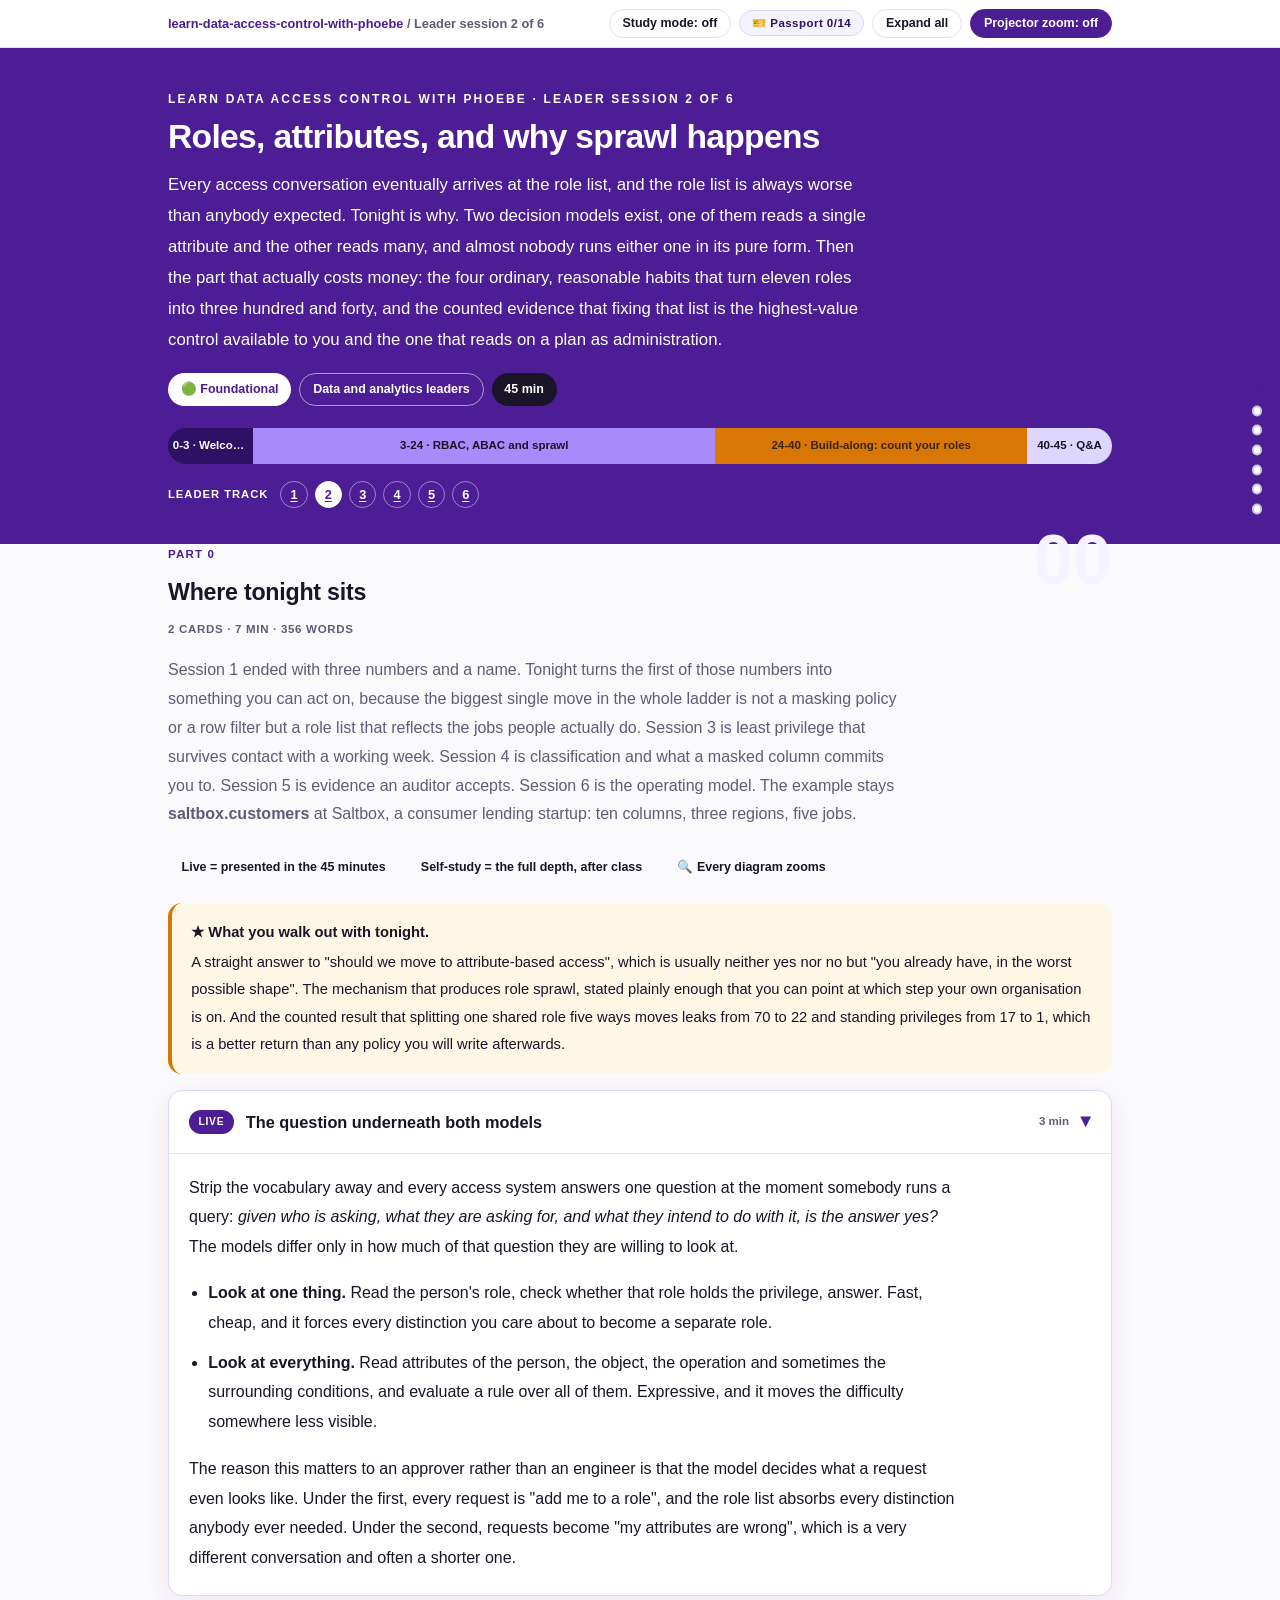
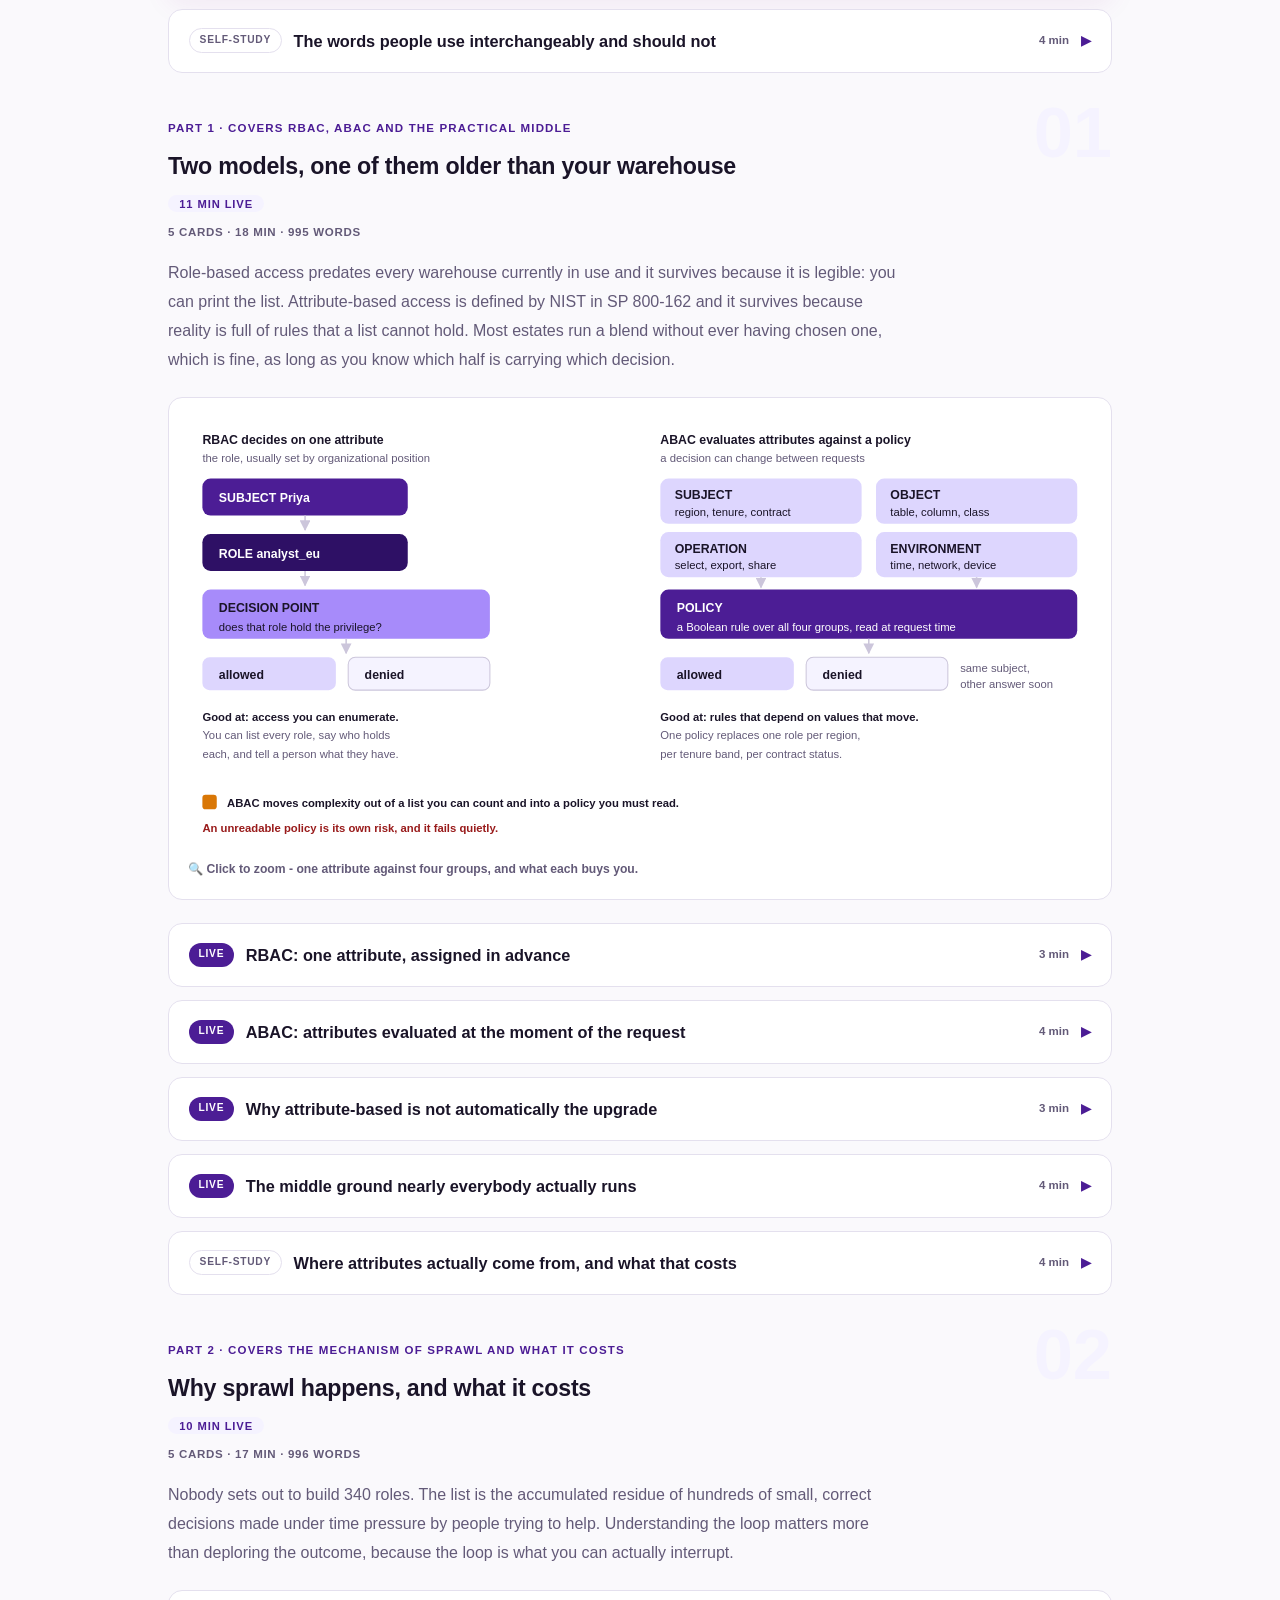
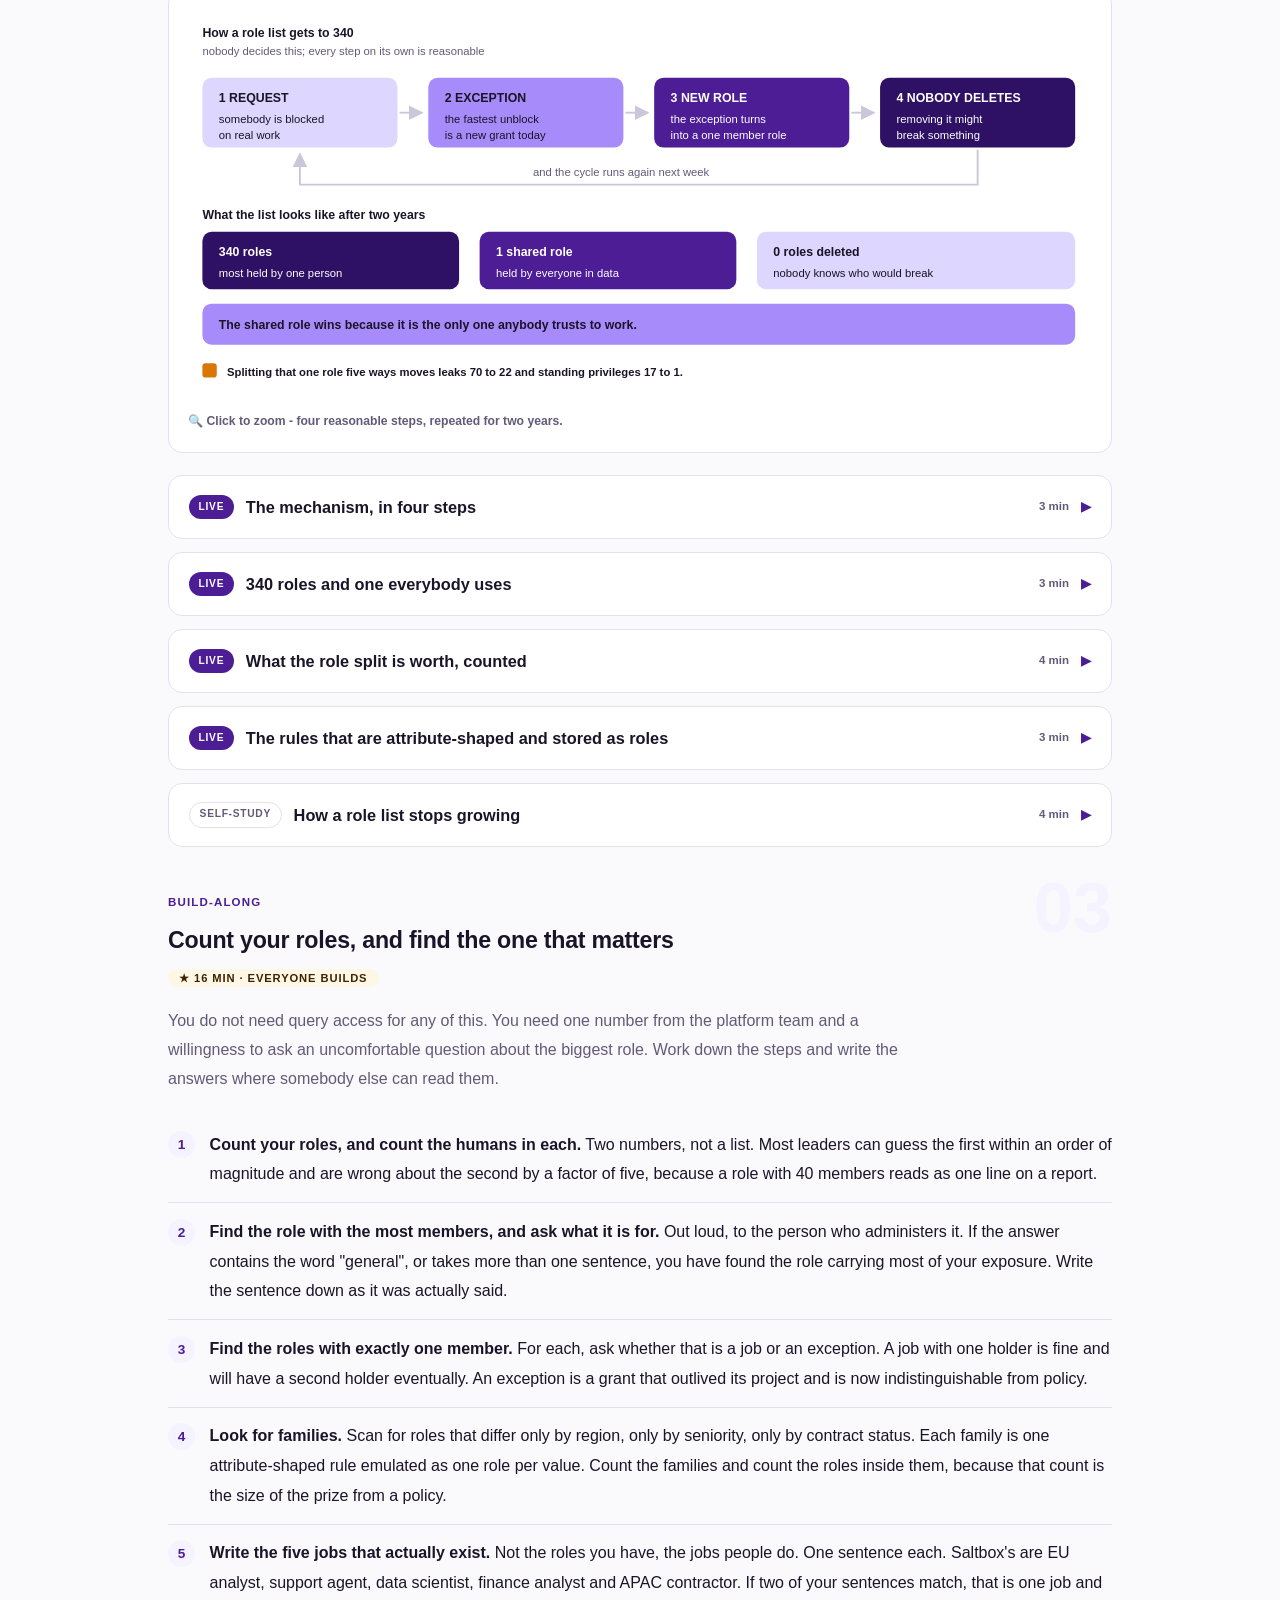
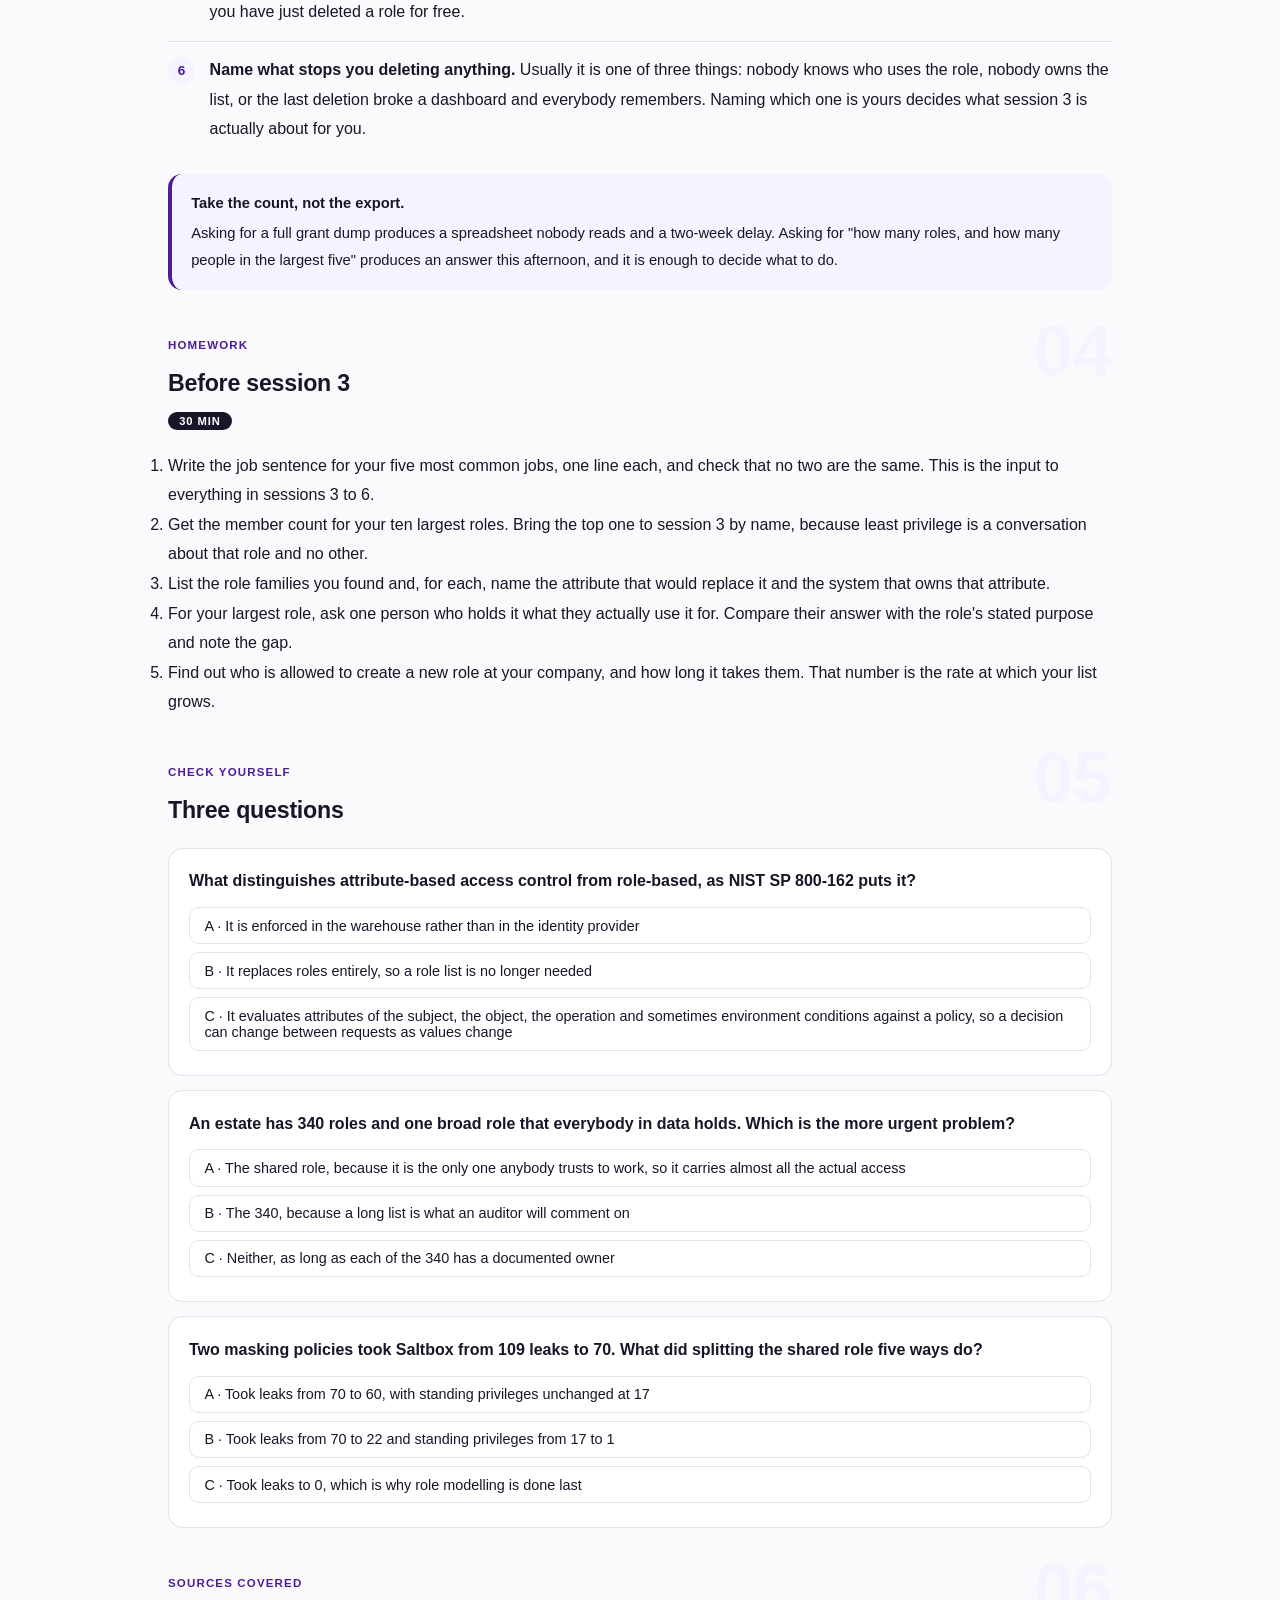
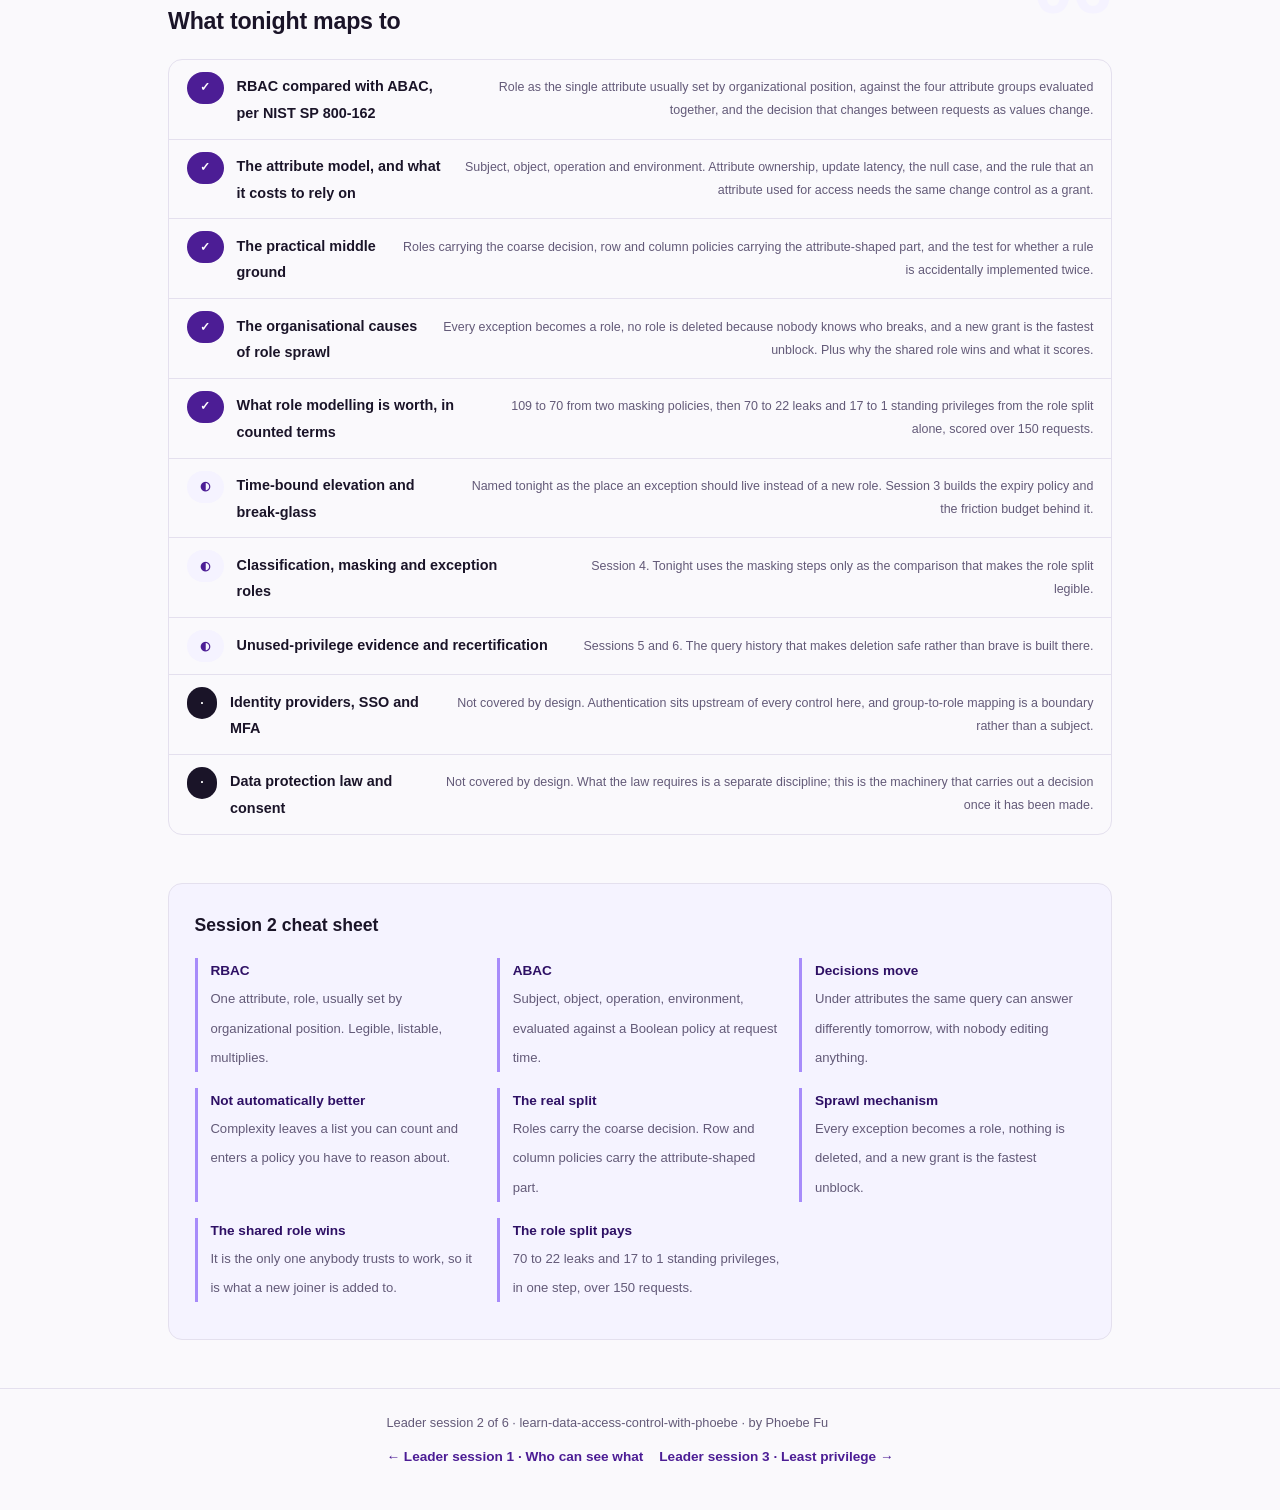
<file: courses/a2-roles-and-attributes.html>
<!DOCTYPE html>
<html lang="en">
<head>
<meta charset="UTF-8">
<meta name="viewport" content="width=device-width, initial-scale=1.0">
<!-- social:start -->
<meta name="description" content="Leader session 2 of 6. RBAC and ABAC as NIST defines them, the middle ground nearly everybody actually runs, and the four organisational habits that turn a role list into 340 roles nobody dares delete.">
<meta property="og:type" content="article">
<meta property="og:site_name" content="Learn with Phoebe">
<meta property="og:title" content="Roles, attributes, and why role sprawl happens - learn data access control with phoebe">
<meta property="og:description" content="Leader session 2 of 6. One attribute or many, why the shared role always wins, and what splitting it five ways is worth in counted terms.">
<meta property="og:url" content="https://phoebefu6.github.io/learn-data-access-control-with-phoebe/courses/a2-roles-and-attributes.html">
<meta property="og:image" content="https://phoebefu6.github.io/learn-data-access-control-with-phoebe/assets/og-cover.png">
<meta property="og:image:width" content="1200">
<meta property="og:image:height" content="630">
<meta name="twitter:card" content="summary_large_image">
<meta name="twitter:title" content="Roles, attributes, and why role sprawl happens - learn data access control with phoebe">
<meta name="twitter:description" content="RBAC, ABAC, and the mechanism that produces 340 roles and one everybody actually uses.">
<meta name="twitter:image" content="https://phoebefu6.github.io/learn-data-access-control-with-phoebe/assets/og-cover.png">
<!-- social:end -->
<title>Leader session 2 · Roles, attributes, and why role sprawl happens - learn data access control with phoebe</title>
<link rel="stylesheet" href="../assets/style.css?v=24">
</head>
<body>

<div class="toolbar">
  <div class="wrap">
    <span class="crumb"><a href="../index.html">learn-data-access-control-with-phoebe</a> / Leader session 2 of 6</span>
    <button class="btn" id="toggle-all" type="button">Expand all</button>
    <button class="btn primary" id="zoom-toggle" type="button">Projector zoom: off</button>
  </div>
</div>

<header class="masthead">
  <div class="wrap">
    <div class="eyebrow">Learn Data Access Control with Phoebe · Leader session 2 of 6</div>
    <h1>Roles, attributes, and <span class="accent">why sprawl happens</span></h1>
    <p class="sub">Every access conversation eventually arrives at the role list, and the role list is always worse than anybody expected. Tonight is why. Two decision models exist, one of them reads a single attribute and the other reads many, and almost nobody runs either one in its pure form. Then the part that actually costs money: the four ordinary, reasonable habits that turn eleven roles into three hundred and forty, and the counted evidence that fixing that list is the highest-value control available to you and the one that reads on a plan as administration.</p>
    <div class="chip-row">
      <span class="chip level">🟢 Foundational</span>
      <span class="chip audience">Data and analytics leaders</span>
      <span class="chip time">45 min</span>
    </div>
    <div class="agenda">
      <span class="a1" style="flex:1">0-3 · Welcome</span>
      <span class="a2" style="flex:6">3-24 · RBAC, ABAC and sprawl</span>
      <span class="a3" style="flex:4">24-40 · Build-along: count your roles</span>
      <span class="a4" style="flex:1">40-45 · Q&amp;A</span>
    </div>
  </div>
</header>

<main class="wrap">

  <!-- ============ INTRO ============ -->
  <section class="section" id="intro">
    <div class="section-kicker">
      <span class="klabel">Part 0</span>
      <h2>Where tonight sits</h2>
    </div>
    <p class="lede">Session 1 ended with three numbers and a name. Tonight turns the first of those numbers into something you can act on, because the biggest single move in the whole ladder is not a masking policy or a row filter but a role list that reflects the jobs people actually do. Session 3 is least privilege that survives contact with a working week. Session 4 is classification and what a masked column commits you to. Session 5 is evidence an auditor accepts. Session 6 is the operating model. The example stays <strong>saltbox.customers</strong> at Saltbox, a consumer lending startup: ten columns, three regions, five jobs.</p>

    <div class="legend">
      <span class="pill">Live = presented in the 45 minutes</span>
      <span class="pill">Self-study = the full depth, after class</span>
      <span class="pill">🔍 Every diagram zooms</span>
    </div>

    <div class="callout win">
      <p><strong>★ What you walk out with tonight.</strong> A straight answer to "should we move to attribute-based access", which is usually neither yes nor no but "you already have, in the worst possible shape". The mechanism that produces role sprawl, stated plainly enough that you can point at which step your own organisation is on. And the counted result that splitting one shared role five ways moves leaks from 70 to 22 and standing privileges from 17 to 1, which is a better return than any policy you will write afterwards.</p>
    </div>

    <details class="card" open>
      <summary><span class="mode live">Live</span>The question underneath both models<span class="mini">3 min</span><span class="caret">▶</span></summary>
      <div class="body">
        <p>Strip the vocabulary away and every access system answers one question at the moment somebody runs a query: <em>given who is asking, what they are asking for, and what they intend to do with it, is the answer yes?</em> The models differ only in how much of that question they are willing to look at.</p>
        <ul>
          <li><strong>Look at one thing.</strong> Read the person's role, check whether that role holds the privilege, answer. Fast, cheap, and it forces every distinction you care about to become a separate role.</li>
          <li><strong>Look at everything.</strong> Read attributes of the person, the object, the operation and sometimes the surrounding conditions, and evaluate a rule over all of them. Expressive, and it moves the difficulty somewhere less visible.</li>
        </ul>
        <p>The reason this matters to an approver rather than an engineer is that the model decides what a request even looks like. Under the first, every request is "add me to a role", and the role list absorbs every distinction anybody ever needed. Under the second, requests become "my attributes are wrong", which is a very different conversation and often a shorter one.</p>
      </div>
    </details>

    <details class="card">
      <summary><span class="mode self">Self-study</span>The words people use interchangeably and should not<span class="mini">4 min</span><span class="caret">▶</span></summary>
      <div class="body">
        <ul>
          <li><strong>Role</strong> - a named bundle of permissions that people are put into. In the strict model it is the only thing the decision looks at.</li>
          <li><strong>Attribute</strong> - a fact about the person, the data, the action or the moment. Region, tenure, contract status, sensitivity class, whether the operation is a read or an export.</li>
          <li><strong>Policy</strong> - a rule that combines attributes and returns allowed or denied. Written once, evaluated on every request, which is what lets its answer change without anybody editing anything.</li>
          <li><strong>Group</strong> - usually an identity-provider construct, often mapped one to one onto a role. Two lists that must agree, held by two teams, which is a durable source of drift.</li>
          <li><strong>Entitlement</strong> - what an auditor calls the end state: this named human can read this column. It is what gets certified, and it is downstream of all of the above.</li>
          <li><strong>Sprawl</strong> - not a technical failure. A list that grew one reasonable exception at a time until nobody could hold it in their head or safely remove anything from it.</li>
        </ul>
      </div>
    </details>
  </section>

  <!-- ============ PART 1 ============ -->
  <section class="section" id="part-1">
    <div class="section-kicker">
      <span class="klabel">Part 1 · covers RBAC, ABAC and the practical middle</span>
      <h2>Two models, one of them older than your warehouse</h2>
      <span class="tag concept">11 min live</span>
    </div>
    <p class="lede">Role-based access predates every warehouse currently in use and it survives because it is legible: you can print the list. Attribute-based access is defined by NIST in SP 800-162 and it survives because reality is full of rules that a list cannot hold. Most estates run a blend without ever having chosen one, which is fine, as long as you know which half is carrying which decision.</p>

    <figure class="zoomable">
      <svg viewBox="0 0 880 420" xmlns="http://www.w3.org/2000/svg" role="img" aria-label="On the left, a role-based decision: subject, role, one decision point asking whether that role holds the privilege, then allowed or denied. On the right, an attribute-based decision: four attribute groups for subject, object, operation and environment feeding a Boolean policy, whose answer can differ for the same person tomorrow. Underneath, what each model is good at, and a note that attribute-based access moves complexity rather than removing it.">
        <style>
          .a2aH { font: 800 12px Inter, sans-serif; fill: #1A1428; }
          .a2aM { font: 400 11px Inter, sans-serif; fill: #635A78; }
          .a2aT { font: 800 12px Inter, sans-serif; fill: #fff; }
          .a2aTw { font: 400 11px Inter, sans-serif; fill: #fff; }
          .a2aI { font: 800 12px Inter, sans-serif; fill: #1A1428; }
          .a2aIb { font: 400 11px Inter, sans-serif; fill: #1A1428; }
          .a2aN { font: 700 11px Inter, sans-serif; fill: #1A1428; }
          .a2aR { font: 700 11px Inter, sans-serif; fill: #991B1B; }
        </style>
        <defs>
          <marker id="a2aAr" viewBox="0 0 10 10" refX="9" refY="5" markerWidth="7" markerHeight="7" orient="auto">
            <path d="M0,0 L10,5 L0,10 z" fill="#CCC6DB"></path>
          </marker>
        </defs>

        <text class="a2aH" x="14" y="26">RBAC decides on one attribute</text>
        <text class="a2aM" x="14" y="44">the role, usually set by organizational position</text>

        <rect x="14" y="60" width="200" height="36" rx="8" fill="#4C1D95"></rect>
        <text class="a2aT" x="30" y="83">SUBJECT  Priya</text>
        <line x1="114" y1="96" x2="114" y2="110" stroke="#CCC6DB" stroke-width="1.5" marker-end="url(#a2aAr)"></line>

        <rect x="14" y="114" width="200" height="36" rx="8" fill="#2E1065"></rect>
        <text class="a2aT" x="30" y="137">ROLE  analyst_eu</text>
        <line x1="114" y1="150" x2="114" y2="164" stroke="#CCC6DB" stroke-width="1.5" marker-end="url(#a2aAr)"></line>

        <rect x="14" y="168" width="280" height="48" rx="8" fill="#A78BFA"></rect>
        <text class="a2aI" x="30" y="190">DECISION POINT</text>
        <text class="a2aIb" x="30" y="208">does that role hold the privilege?</text>
        <line x1="154" y1="216" x2="154" y2="230" stroke="#CCC6DB" stroke-width="1.5" marker-end="url(#a2aAr)"></line>

        <rect x="14" y="234" width="130" height="32" rx="7" fill="#DDD6FE"></rect>
        <text class="a2aI" x="30" y="255">allowed</text>
        <rect x="156" y="234" width="138" height="32" rx="7" fill="#F5F3FF" stroke="#CCC6DB"></rect>
        <text class="a2aI" x="172" y="255">denied</text>

        <text class="a2aN" x="14" y="296">Good at: access you can enumerate.</text>
        <text class="a2aM" x="14" y="314">You can list every role, say who holds</text>
        <text class="a2aM" x="14" y="332">each, and tell a person what they have.</text>

        <text class="a2aH" x="460" y="26">ABAC evaluates attributes against a policy</text>
        <text class="a2aM" x="460" y="44">a decision can change between requests</text>

        <rect x="460" y="60" width="196" height="44" rx="8" fill="#DDD6FE"></rect>
        <text class="a2aI" x="474" y="80">SUBJECT</text>
        <text class="a2aIb" x="474" y="96">region, tenure, contract</text>

        <rect x="670" y="60" width="196" height="44" rx="8" fill="#DDD6FE"></rect>
        <text class="a2aI" x="684" y="80">OBJECT</text>
        <text class="a2aIb" x="684" y="96">table, column, class</text>

        <rect x="460" y="112" width="196" height="44" rx="8" fill="#DDD6FE"></rect>
        <text class="a2aI" x="474" y="132">OPERATION</text>
        <text class="a2aIb" x="474" y="148">select, export, share</text>

        <rect x="670" y="112" width="196" height="44" rx="8" fill="#DDD6FE"></rect>
        <text class="a2aI" x="684" y="132">ENVIRONMENT</text>
        <text class="a2aIb" x="684" y="148">time, network, device</text>

        <line x1="558" y1="156" x2="558" y2="166" stroke="#CCC6DB" stroke-width="1.5" marker-end="url(#a2aAr)"></line>
        <line x1="768" y1="156" x2="768" y2="166" stroke="#CCC6DB" stroke-width="1.5" marker-end="url(#a2aAr)"></line>

        <rect x="460" y="168" width="406" height="48" rx="8" fill="#4C1D95"></rect>
        <text class="a2aT" x="476" y="190">POLICY</text>
        <text class="a2aTw" x="476" y="208">a Boolean rule over all four groups, read at request time</text>
        <line x1="663" y1="216" x2="663" y2="230" stroke="#CCC6DB" stroke-width="1.5" marker-end="url(#a2aAr)"></line>

        <rect x="460" y="234" width="130" height="32" rx="7" fill="#DDD6FE"></rect>
        <text class="a2aI" x="476" y="255">allowed</text>
        <rect x="602" y="234" width="138" height="32" rx="7" fill="#F5F3FF" stroke="#CCC6DB"></rect>
        <text class="a2aI" x="618" y="255">denied</text>
        <text class="a2aM" x="752" y="248">same subject,</text>
        <text class="a2aM" x="752" y="264">other answer soon</text>

        <text class="a2aN" x="460" y="296">Good at: rules that depend on values that move.</text>
        <text class="a2aM" x="460" y="314">One policy replaces one role per region,</text>
        <text class="a2aM" x="460" y="332">per tenure band, per contract status.</text>

        <rect x="14" y="368" width="14" height="14" rx="3" fill="#D97706"></rect>
        <text class="a2aN" x="38" y="380">ABAC moves complexity out of a list you can count and into a policy you must read.</text>
        <text class="a2aR" x="14" y="404">An unreadable policy is its own risk, and it fails quietly.</text>
      </svg>
      <figcaption>🔍 Click to zoom - one attribute against four groups, and what each buys you.</figcaption>
    </figure>

    <details class="card">
      <summary><span class="mode live">Live</span>RBAC: one attribute, assigned in advance<span class="mini">3 min</span><span class="caret">▶</span></summary>
      <div class="body">
        <p>Role-based access control works on the single attribute of <strong>role</strong>, and that role is usually assigned from a fairly static organizational position. Somebody joins the analytics team, they get the analytics role, and the decision at query time is a lookup: does this role hold this privilege on this object.</p>
        <p>The strength is not performance, it is legibility. You can print the whole list. You can walk into a review with it. You can tell a person exactly what they hold and they can check it. Every access model that replaced it has struggled to reproduce that one property, and it is the property an auditor cares about most.</p>
        <p>The weakness is that every distinction has to become a role. The moment access depends on something that varies within a job - which region, how long they have been here, whether they are staff or contract - the list starts multiplying, because a list is the only place the model can put that information.</p>
      </div>
    </details>

    <details class="card">
      <summary><span class="mode live">Live</span>ABAC: attributes evaluated at the moment of the request<span class="mini">4 min</span><span class="caret">▶</span></summary>
      <div class="body">
        <p>NIST SP 800-162 defines attribute-based access control as determining authorization by evaluating <strong>attributes of the subject, attributes of the object, the requested operations and, in some cases, environment conditions</strong> against a policy. Four groups, one Boolean rule set, one answer.</p>
        <p>The consequence people underestimate is the second half: a decision can change between requests as attribute values change. Nobody has to edit a role, run a script or approve anything. A contractor's end date passes and the same query that worked yesterday returns nothing today, because the rule was written against the attribute rather than against a membership somebody has to remember to remove.</p>
        <div class="callout example">
          <span class="ex-pill">Real world</span>
          <p>Saltbox needed EU rows restricted to staff whose own region was EU. Under a role list that is three roles, kept in step by hand with whatever the HR system says, and it drifted within a quarter because two people moved country and nobody told the platform team. Written as a rule against the region attribute, the same requirement is one line and it corrects itself the day the HR record changes.</p>
        </div>
        <p>That self-correcting property is the honest case for attributes, and it is a strong one. It only holds while the attribute is accurate, which is why the real prerequisite is not a policy engine but a system of record that people trust.</p>
      </div>
    </details>

    <details class="card">
      <summary><span class="mode live">Live</span>Why attribute-based is not automatically the upgrade<span class="mini">3 min</span><span class="caret">▶</span></summary>
      <div class="body">
        <p>The pitch is that attributes replace a sprawling role list with a handful of elegant rules. What actually happens is a transfer: complexity leaves a list you can enumerate and arrives in a policy set you have to reason about. Both are complexity. Only one of them can be printed and read aloud in a review.</p>
        <ul>
          <li><strong>A role list fails visibly.</strong> Three hundred and forty rows is obviously bad. Everybody in the room agrees on the diagnosis even if nobody agrees on the fix.</li>
          <li><strong>A policy set fails quietly.</strong> Twelve rules, each defensible, whose interaction nobody has traced. It looks tidy right up until somebody asks which rule granted a particular read, and the honest answer takes an afternoon.</li>
          <li><strong>Attributes have owners you do not control.</strong> The region, the tenure and the contract flag live in HR systems. Access becomes only as correct as a field somebody else maintains for a different purpose.</li>
          <li><strong>The failure mode is inverted.</strong> A missing role blocks somebody and they complain within the hour. A stale attribute silently grants, and nobody complains at all.</li>
        </ul>
        <p>None of that is an argument for staying on roles. It is an argument for choosing where you want your difficulty to live, and for being able to say out loud which control is holding which part of the decision.</p>
      </div>
    </details>

    <details class="card">
      <summary><span class="mode live">Live</span>The middle ground nearly everybody actually runs<span class="mini">4 min</span><span class="caret">▶</span></summary>
      <div class="body">
        <p>Warehouses in practice run a split, and it is a good split even though most teams arrived at it by accident rather than design. <strong>Roles carry the coarse decision</strong>, which is whether a job touches this table at all. <strong>Row and column policies carry the attribute-shaped part</strong>, which is which rows and which values that job is allowed to resolve.</p>
        <table class="clean">
          <thead>
            <tr><th>The decision</th><th>Where it belongs</th><th>Why</th></tr>
          </thead>
          <tbody>
            <tr><td>Does this job use the customers table</td><td>A role</td><td>Changes rarely, needs to be listable, is what a reviewer certifies</td></tr>
            <tr><td>Which regions can this person resolve</td><td>A row policy on an attribute</td><td>Varies within the job and corrects itself when the attribute changes</td></tr>
            <tr><td>Does this person see the real phone number</td><td>A column policy with a named exception</td><td>Depends on sensitivity class, and the exception has to be explainable</td></tr>
            <tr><td>Is this person still with us</td><td>An attribute, upstream</td><td>Nobody should be revoking access by hand when a leaver record already exists</td></tr>
          </tbody>
        </table>
        <p>The test for whether your split is right is simple. Point at any rule and ask which mechanism enforces it. If the answer is "both, sort of", you have a rule implemented twice, and the two copies will disagree at the worst possible moment.</p>
      </div>
    </details>

    <details class="card">
      <summary><span class="mode self">Self-study</span>Where attributes actually come from, and what that costs<span class="mini">4 min</span><span class="caret">▶</span></summary>
      <div class="body">
        <p>An attribute model is a data quality commitment wearing a security badge. Before promising a policy that reads region and contract status, find out three things about each attribute you intend to rely on.</p>
        <ul>
          <li><strong>Who owns it, by name.</strong> Not a system, a person. If the region field is maintained by whoever last did the onboarding paperwork, the policy is only as good as that afternoon.</li>
          <li><strong>How fast it updates.</strong> A leaver flag that lands in the warehouse the following Monday leaves a four-day window where a policy reads true and should read false. That window is the actual control gap, and it is worth writing down as a number.</li>
          <li><strong>What happens when it is missing.</strong> Null is the case nobody specifies and the case that decides your exposure. A rule that grants when the attribute is absent will grant to every record created before the field existed.</li>
        </ul>
        <p>One further trap: attributes read at query time can be gamed by whoever controls them. If a person can edit their own profile field, that field cannot be the thing standing between them and the national ID column. Attributes used for access decisions need the same change control as the grants they replaced.</p>
      </div>
    </details>
  </section>

  <!-- ============ PART 2 ============ -->
  <section class="section" id="part-2">
    <div class="section-kicker">
      <span class="klabel">Part 2 · covers the mechanism of sprawl and what it costs</span>
      <h2>Why sprawl happens, and what it costs</h2>
      <span class="tag concept">10 min live</span>
    </div>
    <p class="lede">Nobody sets out to build 340 roles. The list is the accumulated residue of hundreds of small, correct decisions made under time pressure by people trying to help. Understanding the loop matters more than deploring the outcome, because the loop is what you can actually interrupt.</p>

    <figure class="zoomable">
      <svg viewBox="0 0 880 380" xmlns="http://www.w3.org/2000/svg" role="img" aria-label="A four step cycle: a request from somebody blocked on real work, an exception because the fastest unblock is a new grant, a new role with one member, and nobody deleting it because removing it might break something unknown. The cycle repeats. Below, the resulting list: 340 roles, one shared role held by everyone in data, and nothing ever deleted. A note records that splitting the shared role five ways moves leaks from 70 to 22 and standing privileges from 17 to 1.">
        <style>
          .a2bH { font: 800 12px Inter, sans-serif; fill: #1A1428; }
          .a2bM { font: 400 11px Inter, sans-serif; fill: #635A78; }
          .a2bT { font: 800 12px Inter, sans-serif; fill: #fff; }
          .a2bTw { font: 400 11px Inter, sans-serif; fill: #fff; }
          .a2bI { font: 800 12px Inter, sans-serif; fill: #1A1428; }
          .a2bIb { font: 400 11px Inter, sans-serif; fill: #1A1428; }
          .a2bN { font: 700 11px Inter, sans-serif; fill: #1A1428; }
        </style>
        <defs>
          <marker id="a2bAr" viewBox="0 0 10 10" refX="9" refY="5" markerWidth="8" markerHeight="8" orient="auto">
            <path d="M0,0 L10,5 L0,10 z" fill="#CCC6DB"></path>
          </marker>
        </defs>

        <text class="a2bH" x="14" y="26">How a role list gets to 340</text>
        <text class="a2bM" x="14" y="44">nobody decides this; every step on its own is reasonable</text>

        <rect x="14" y="66" width="190" height="68" rx="9" fill="#DDD6FE"></rect>
        <text class="a2bI" x="30" y="90">1  REQUEST</text>
        <text class="a2bIb" x="30" y="110">somebody is blocked</text>
        <text class="a2bIb" x="30" y="126">on real work</text>

        <rect x="234" y="66" width="190" height="68" rx="9" fill="#A78BFA"></rect>
        <text class="a2bI" x="250" y="90">2  EXCEPTION</text>
        <text class="a2bIb" x="250" y="110">the fastest unblock</text>
        <text class="a2bIb" x="250" y="126">is a new grant today</text>

        <rect x="454" y="66" width="190" height="68" rx="9" fill="#4C1D95"></rect>
        <text class="a2bT" x="470" y="90">3  NEW ROLE</text>
        <text class="a2bTw" x="470" y="110">the exception turns</text>
        <text class="a2bTw" x="470" y="126">into a one member role</text>

        <rect x="674" y="66" width="190" height="68" rx="9" fill="#2E1065"></rect>
        <text class="a2bT" x="690" y="90">4  NOBODY DELETES</text>
        <text class="a2bTw" x="690" y="110">removing it might</text>
        <text class="a2bTw" x="690" y="126">break something</text>

        <line x1="206" y1="100" x2="228" y2="100" stroke="#CCC6DB" stroke-width="1.8" marker-end="url(#a2bAr)"></line>
        <line x1="426" y1="100" x2="448" y2="100" stroke="#CCC6DB" stroke-width="1.8" marker-end="url(#a2bAr)"></line>
        <line x1="646" y1="100" x2="668" y2="100" stroke="#CCC6DB" stroke-width="1.8" marker-end="url(#a2bAr)"></line>

        <path d="M 769 136 L 769 170 L 109 170 L 109 140" fill="none" stroke="#CCC6DB" stroke-width="1.8" marker-end="url(#a2bAr)"></path>
        <text class="a2bM" x="336" y="162">and the cycle runs again next week</text>

        <text class="a2bH" x="14" y="204">What the list looks like after two years</text>

        <rect x="14" y="216" width="250" height="56" rx="9" fill="#2E1065"></rect>
        <text class="a2bT" x="30" y="240">340 roles</text>
        <text class="a2bTw" x="30" y="260">most held by one person</text>

        <rect x="284" y="216" width="250" height="56" rx="9" fill="#4C1D95"></rect>
        <text class="a2bT" x="300" y="240">1 shared role</text>
        <text class="a2bTw" x="300" y="260">held by everyone in data</text>

        <rect x="554" y="216" width="310" height="56" rx="9" fill="#DDD6FE"></rect>
        <text class="a2bI" x="570" y="240">0 roles deleted</text>
        <text class="a2bIb" x="570" y="260">nobody knows who would break</text>

        <rect x="14" y="286" width="850" height="40" rx="9" fill="#A78BFA"></rect>
        <text class="a2bI" x="30" y="311">The shared role wins because it is the only one anybody trusts to work.</text>

        <rect x="14" y="344" width="14" height="14" rx="3" fill="#D97706"></rect>
        <text class="a2bN" x="38" y="356">Splitting that one role five ways moves leaks 70 to 22 and standing privileges 17 to 1.</text>
      </svg>
      <figcaption>🔍 Click to zoom - four reasonable steps, repeated for two years.</figcaption>
    </figure>

    <details class="card">
      <summary><span class="mode live">Live</span>The mechanism, in four steps<span class="mini">3 min</span><span class="caret">▶</span></summary>
      <div class="body">
        <p>Sprawl is not carelessness. It is what happens when three ordinary conditions hold at once, and they hold almost everywhere.</p>
        <ul>
          <li><strong>Every exception becomes a role.</strong> There is nowhere else to put it. Somebody needs one extra column for one project, and the mechanism available for expressing that is a new role, so a new role is created.</li>
          <li><strong>No role is ever deleted.</strong> Not because anybody defends it, but because nobody can say who would break. Deletion carries all the downside and none of the credit, so the rational individual choice is always to leave it.</li>
          <li><strong>The fastest path to unblocking somebody is a new grant.</strong> Understanding whether an existing role already covers the need takes an hour. Creating something new takes four minutes and the person is unblocked before the standup ends.</li>
        </ul>
        <p>Notice that nobody in that loop is behaving badly. The platform engineer helped, the manager approved, the analyst got back to work. The cost is entirely deferred and lands on a person who was not in the room, usually the one preparing next year's access review.</p>
      </div>
    </details>

    <details class="card">
      <summary><span class="mode live">Live</span>340 roles and one everybody uses<span class="mini">3 min</span><span class="caret">▶</span></summary>
      <div class="body">
        <p>The pattern is remarkably consistent across organisations. A long tail of roles with one or two members each, created for a project that ended, and one broad role that half the company holds. The tail is embarrassing. The broad role is the actual problem.</p>
        <p><strong>The shared role wins because it is the only one anybody trusts to work.</strong> A new joiner needs access on their first morning. Somebody could work out which of the 340 fits, or they could add them to the one that definitely covers everything, and the second option ships. Six months later the shared role is the de facto standard and the 340 are decoration.</p>
        <div class="callout tip">
          <p><strong>The tell is the onboarding instruction.</strong> Ask what a new analyst is added to on day one. If the answer is one role, and that role is not job-specific, you have found the thing carrying almost all of your exposure, regardless of how disciplined the rest of the list looks.</p>
        </div>
        <p>At Saltbox this is exactly the opening state: one shared analyst role that everybody in data holds, scoring <strong>109 leaks, 0 over-blocks and 30 standing privileges</strong> against 150 concrete access requests. Zero over-blocks is not a compliment. It is the signature of a role that grants everything to everybody, and it is why nobody ever complained about it.</p>
      </div>
    </details>

    <details class="card">
      <summary><span class="mode live">Live</span>What the role split is worth, counted<span class="mini">4 min</span><span class="caret">▶</span></summary>
      <div class="body">
        <p>Saltbox's policy ladder is scored the same way at every step, against a written design over 150 requests. Two of those steps are masking policies, which is where attention usually goes. One of them is the role split, which is where the value actually is.</p>
        <table class="clean">
          <thead>
            <tr><th>Policies on</th><th>Leaks</th><th>Over-blocks</th><th>Standing privileges</th></tr>
          </thead>
          <tbody>
            <tr><td>One shared analyst role</td><td>109</td><td>0</td><td>30</td></tr>
            <tr><td>Plus mask national_id for everybody</td><td>94</td><td>0</td><td>25</td></tr>
            <tr><td>Plus mask email and phone, except support</td><td>70</td><td>0</td><td>17</td></tr>
            <tr><td><strong>Plus split the shared role five ways</strong></td><td><strong>22</strong></td><td>0</td><td><strong>1</strong></td></tr>
          </tbody>
        </table>
        <p>Read the last row against the one above it. Two masking policies, both of them real work with a review and a deployment, moved leaks from 109 to 70. Splitting one shared role into the five jobs that actually exist moved leaks from 70 to 22 and standing privileges from 17 to 1, in a single step.</p>
        <p>That is the highest-value control available, and it is the one that reads on a plan as administration rather than security. Nobody presents a role-modelling workstream to a board. It is worth learning to, because the alternative is spending the year on policies that are individually correct and collectively worth a third as much.</p>
      </div>
    </details>

    <details class="card">
      <summary><span class="mode live">Live</span>The rules that are attribute-shaped and stored as roles<span class="mini">3 min</span><span class="caret">▶</span></summary>
      <div class="body">
        <p>Before any migration, there is a cheap diagnostic. Go down your role list and look for families: three roles that differ only by region, four that differ only by seniority, two that differ only by whether somebody is staff or contract. Each family is one attribute-shaped rule being emulated by a list of values.</p>
        <p>Those families are where a policy genuinely helps, because they are the rules that go stale. A role per region has to be maintained by hand every time somebody relocates. A rule against the region attribute maintains itself, and the two people who moved country stop being an incident waiting to be discovered.</p>
        <div class="prompt-box bad">
          <span class="label">✗ A role definition nobody can review</span>
Role: analytics_extended_v2
Purpose: general analytics access
Members: 41
Created: unknown, inherited from the previous platform
        </div>
        <div class="prompt-box good">
          <span class="label">★ A role definition that survives a review</span>
Role: analyst_eu
Job: EU analyst, revenue and plan reporting
Needed in clear: customer_id, region, plan, mrr
Regions: EU only
Explicitly not granted: name, email, phone, dob, national_id, support_notes
Attribute-driven part: region, from the HR record, not from this role
Owner: head of analytics. Members: 6. Reviewed: quarterly
        </div>
        <p>The second one is longer and it is the short version of the work. A role you can define in those terms is a role somebody can safely delete when the job disappears, which is the property the 340 are missing.</p>
      </div>
    </details>

    <details class="card">
      <summary><span class="mode self">Self-study</span>How a role list stops growing<span class="mini">4 min</span><span class="caret">▶</span></summary>
      <div class="body">
        <p>Cleaning the list once achieves nothing durable, because the loop that produced it is untouched. Three interruptions, in rough order of how much they cost you.</p>
        <ul>
          <li><strong>Give an exception somewhere to live that is not a role.</strong> Time-bound elevation with a recorded reason handles the genuine one-off, and it expires. That is session 3, and it is the single change that stops the tail growing.</li>
          <li><strong>Make deletion safe rather than brave.</strong> Nobody removes a role because nobody knows who breaks. Query history against grants turns that into a fact, and the answer is usually that the role has not been used in eleven months.</li>
          <li><strong>Require a job sentence before a role exists.</strong> One sentence saying what the role is for, and if two roles share a sentence they are one role. It is a small piece of friction placed exactly where the loop starts.</li>
        </ul>
        <p>There is also a sequencing point worth holding on to. Role modelling before masking gives you a smaller, clearer surface to write policies against. Masking before role modelling means writing exception lists for roles you are about to delete, which is a fortnight of work you will discard.</p>
      </div>
    </details>
  </section>

  <!-- ============ BUILD-ALONG ============ -->
  <section class="section" id="demo-1">
    <div class="section-kicker">
      <span class="klabel">Build-along</span>
      <h2>Count your roles, and find the one that matters</h2>
      <span class="tag demo">★ 16 min · everyone builds</span>
    </div>
    <p class="lede">You do not need query access for any of this. You need one number from the platform team and a willingness to ask an uncomfortable question about the biggest role. Work down the steps and write the answers where somebody else can read them.</p>

    <div class="steps">
      <div class="step">
        <p><strong>Count your roles, and count the humans in each.</strong> Two numbers, not a list. Most leaders can guess the first within an order of magnitude and are wrong about the second by a factor of five, because a role with 40 members reads as one line on a report.</p>
      </div>
      <div class="step">
        <p><strong>Find the role with the most members, and ask what it is for.</strong> Out loud, to the person who administers it. If the answer contains the word "general", or takes more than one sentence, you have found the role carrying most of your exposure. Write the sentence down as it was actually said.</p>
      </div>
      <div class="step">
        <p><strong>Find the roles with exactly one member.</strong> For each, ask whether that is a job or an exception. A job with one holder is fine and will have a second holder eventually. An exception is a grant that outlived its project and is now indistinguishable from policy.</p>
      </div>
      <div class="step">
        <p><strong>Look for families.</strong> Scan for roles that differ only by region, only by seniority, only by contract status. Each family is one attribute-shaped rule emulated as one role per value. Count the families and count the roles inside them, because that count is the size of the prize from a policy.</p>
      </div>
      <div class="step">
        <p><strong>Write the five jobs that actually exist.</strong> Not the roles you have, the jobs people do. One sentence each. Saltbox's are EU analyst, support agent, data scientist, finance analyst and APAC contractor. If two of your sentences match, that is one job and you have just deleted a role for free.</p>
      </div>
      <div class="step">
        <p><strong>Name what stops you deleting anything.</strong> Usually it is one of three things: nobody knows who uses the role, nobody owns the list, or the last deletion broke a dashboard and everybody remembers. Naming which one is yours decides what session 3 is actually about for you.</p>
      </div>
    </div>

    <div class="callout tip">
      <p><strong>Take the count, not the export.</strong> Asking for a full grant dump produces a spreadsheet nobody reads and a two-week delay. Asking for "how many roles, and how many people in the largest five" produces an answer this afternoon, and it is enough to decide what to do.</p>
    </div>
  </section>

  <!-- ============ HOMEWORK ============ -->
  <section class="section" id="exercise">
    <div class="section-kicker">
      <span class="klabel">Homework</span>
      <h2>Before session 3</h2>
      <span class="tag exercise">30 min</span>
    </div>
    <ol>
      <li>Write the job sentence for your five most common jobs, one line each, and check that no two are the same. This is the input to everything in sessions 3 to 6.</li>
      <li>Get the member count for your ten largest roles. Bring the top one to session 3 by name, because least privilege is a conversation about that role and no other.</li>
      <li>List the role families you found and, for each, name the attribute that would replace it and the system that owns that attribute.</li>
      <li>For your largest role, ask one person who holds it what they actually use it for. Compare their answer with the role's stated purpose and note the gap.</li>
      <li>Find out who is allowed to create a new role at your company, and how long it takes them. That number is the rate at which your list grows.</li>
    </ol>
  </section>

  <!-- ============ QUIZ ============ -->
  <section class="section" id="quiz">
    <div class="section-kicker">
      <span class="klabel">Check yourself</span>
      <h2>Three questions</h2>
    </div>

    <div class="quiz-q" data-answer="2">
      <p class="qtext">What distinguishes attribute-based access control from role-based, as NIST SP 800-162 puts it?</p>
      <button class="qopt" type="button">A · It is enforced in the warehouse rather than in the identity provider</button>
      <button class="qopt" type="button">B · It replaces roles entirely, so a role list is no longer needed</button>
      <button class="qopt" type="button">C · It evaluates attributes of the subject, the object, the operation and sometimes environment conditions against a policy, so a decision can change between requests as values change</button>
      <p class="qwhy">Role-based access works on the single attribute of role, usually assigned from a static organizational position. The four attribute groups and the Boolean rule set are the definition, and the moving decision is the consequence that matters most in practice.</p>
    </div>

    <div class="quiz-q" data-answer="0">
      <p class="qtext">An estate has 340 roles and one broad role that everybody in data holds. Which is the more urgent problem?</p>
      <button class="qopt" type="button">A · The shared role, because it is the only one anybody trusts to work, so it carries almost all the actual access</button>
      <button class="qopt" type="button">B · The 340, because a long list is what an auditor will comment on</button>
      <button class="qopt" type="button">C · Neither, as long as each of the 340 has a documented owner</button>
      <p class="qwhy">The tail is embarrassing and mostly inert. The shared role is what new joiners are added to on their first morning, which is why it accumulates every privilege anybody has ever needed.</p>
    </div>

    <div class="quiz-q" data-answer="1">
      <p class="qtext">Two masking policies took Saltbox from 109 leaks to 70. What did splitting the shared role five ways do?</p>
      <button class="qopt" type="button">A · Took leaks from 70 to 60, with standing privileges unchanged at 17</button>
      <button class="qopt" type="button">B · Took leaks from 70 to 22 and standing privileges from 17 to 1</button>
      <button class="qopt" type="button">C · Took leaks to 0, which is why role modelling is done last</button>
      <p class="qwhy">One step of role modelling outperformed both masking policies combined, on both counters. It is the highest-value control on the ladder and the one that reads as administration rather than security.</p>
    </div>

    <p class="quiz-score"></p>
  </section>

  <!-- ============ COVERAGE ============ -->
  <section class="section" id="official">
    <div class="section-kicker">
      <span class="klabel">Sources covered</span>
      <h2>What tonight maps to</h2>
    </div>
    <div class="covered">
      <div class="covered-row">
        <span class="status pill solid">✓</span>
        <span class="name">RBAC compared with ABAC, per NIST SP 800-162</span>
        <span class="note">Role as the single attribute usually set by organizational position, against the four attribute groups evaluated together, and the decision that changes between requests as values change.</span>
      </div>
      <div class="covered-row">
        <span class="status pill solid">✓</span>
        <span class="name">The attribute model, and what it costs to rely on</span>
        <span class="note">Subject, object, operation and environment. Attribute ownership, update latency, the null case, and the rule that an attribute used for access needs the same change control as a grant.</span>
      </div>
      <div class="covered-row">
        <span class="status pill solid">✓</span>
        <span class="name">The practical middle ground</span>
        <span class="note">Roles carrying the coarse decision, row and column policies carrying the attribute-shaped part, and the test for whether a rule is accidentally implemented twice.</span>
      </div>
      <div class="covered-row">
        <span class="status pill solid">✓</span>
        <span class="name">The organisational causes of role sprawl</span>
        <span class="note">Every exception becomes a role, no role is deleted because nobody knows who breaks, and a new grant is the fastest unblock. Plus why the shared role wins and what it scores.</span>
      </div>
      <div class="covered-row">
        <span class="status pill solid">✓</span>
        <span class="name">What role modelling is worth, in counted terms</span>
        <span class="note">109 to 70 from two masking policies, then 70 to 22 leaks and 17 to 1 standing privileges from the role split alone, scored over 150 requests.</span>
      </div>
      <div class="covered-row">
        <span class="status pill light">◐</span>
        <span class="name">Time-bound elevation and break-glass</span>
        <span class="note">Named tonight as the place an exception should live instead of a new role. Session 3 builds the expiry policy and the friction budget behind it.</span>
      </div>
      <div class="covered-row">
        <span class="status pill light">◐</span>
        <span class="name">Classification, masking and exception roles</span>
        <span class="note">Session 4. Tonight uses the masking steps only as the comparison that makes the role split legible.</span>
      </div>
      <div class="covered-row">
        <span class="status pill light">◐</span>
        <span class="name">Unused-privilege evidence and recertification</span>
        <span class="note">Sessions 5 and 6. The query history that makes deletion safe rather than brave is built there.</span>
      </div>
      <div class="covered-row">
        <span class="status pill inkpill">·</span>
        <span class="name">Identity providers, SSO and MFA</span>
        <span class="note">Not covered by design. Authentication sits upstream of every control here, and group-to-role mapping is a boundary rather than a subject.</span>
      </div>
      <div class="covered-row">
        <span class="status pill inkpill">·</span>
        <span class="name">Data protection law and consent</span>
        <span class="note">Not covered by design. What the law requires is a separate discipline; this is the machinery that carries out a decision once it has been made.</span>
      </div>
    </div>
  </section>

  <!-- ============ CHEAT SHEET ============ -->
  <section class="cheat" id="cheatsheet">
    <h3>Session 2 cheat sheet</h3>
    <div class="grid-2">
      <div class="cheat-item"><b>RBAC</b><span>One attribute, role, usually set by organizational position. Legible, listable, multiplies.</span></div>
      <div class="cheat-item"><b>ABAC</b><span>Subject, object, operation, environment, evaluated against a Boolean policy at request time.</span></div>
      <div class="cheat-item"><b>Decisions move</b><span>Under attributes the same query can answer differently tomorrow, with nobody editing anything.</span></div>
      <div class="cheat-item"><b>Not automatically better</b><span>Complexity leaves a list you can count and enters a policy you have to reason about.</span></div>
      <div class="cheat-item"><b>The real split</b><span>Roles carry the coarse decision. Row and column policies carry the attribute-shaped part.</span></div>
      <div class="cheat-item"><b>Sprawl mechanism</b><span>Every exception becomes a role, nothing is deleted, and a new grant is the fastest unblock.</span></div>
      <div class="cheat-item"><b>The shared role wins</b><span>It is the only one anybody trusts to work, so it is what a new joiner is added to.</span></div>
      <div class="cheat-item"><b>The role split pays</b><span>70 to 22 leaks and 17 to 1 standing privileges, in one step, over 150 requests.</span></div>
    </div>
  </section>

</main>

<footer class="pagefoot">
  <div class="wrap">
    <p>Leader session 2 of 6 · learn-data-access-control-with-phoebe · by Phoebe Fu</p>
    <nav class="pagenav">
      <a href="a1-who-can-see-what.html">← Leader session 1 · Who can see what</a>
      <a href="a3-least-privilege.html">Leader session 3 · Least privilege →</a>
    </nav>
  </div>
</footer>

<script src="../assets/app.js?v=22"></script>
</body>
</html>
</file>
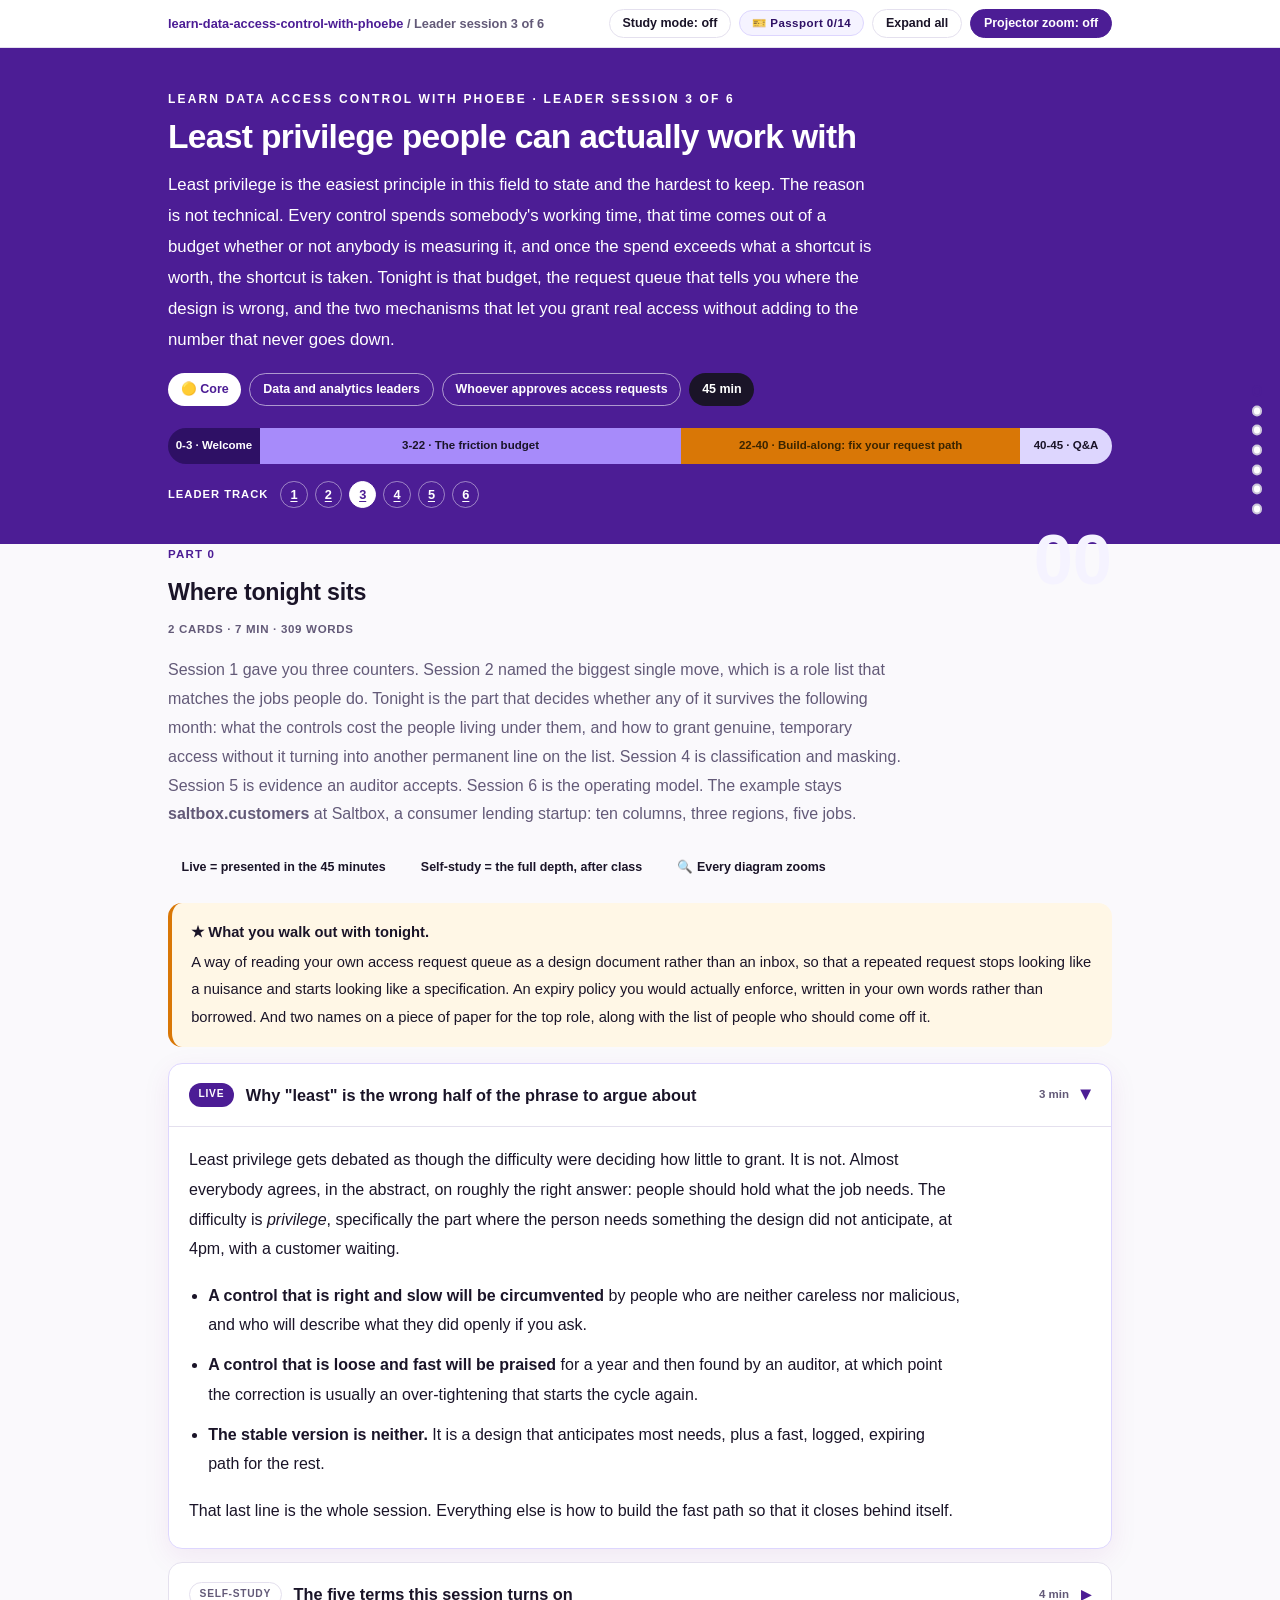
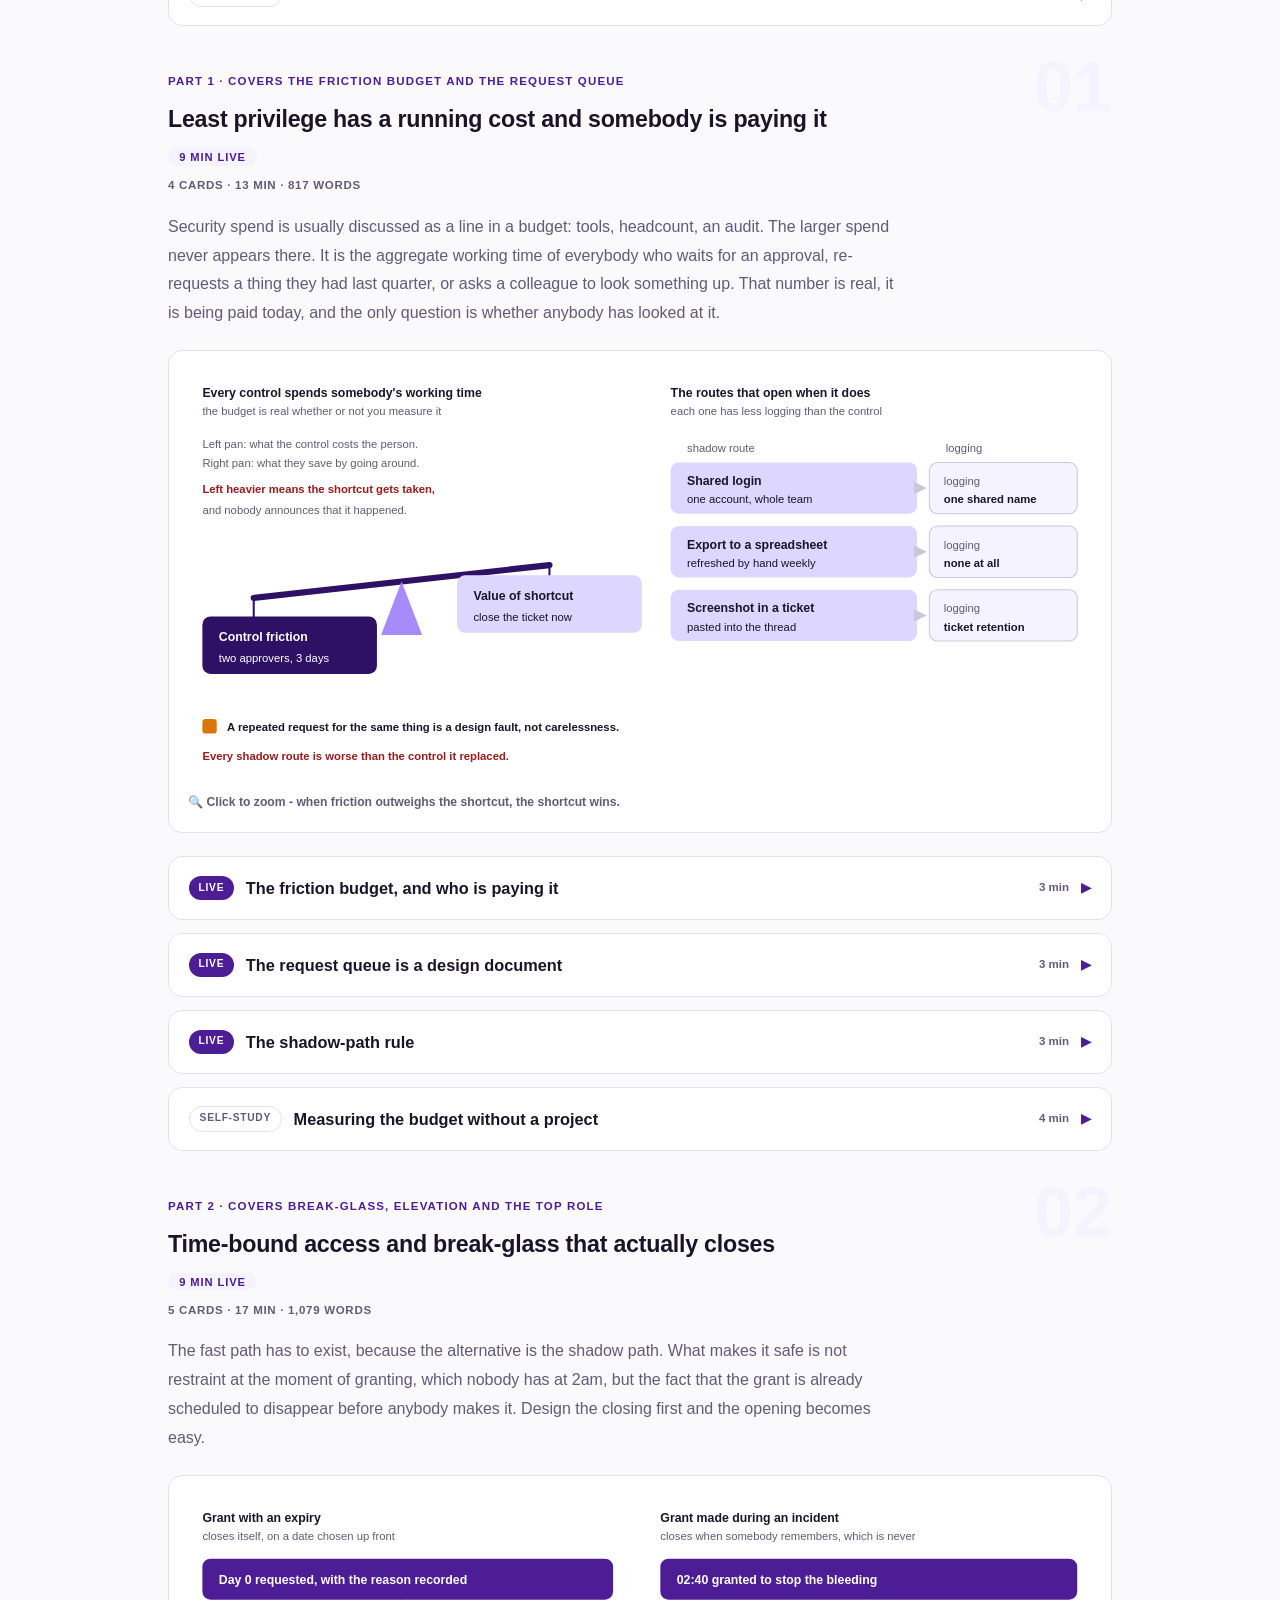
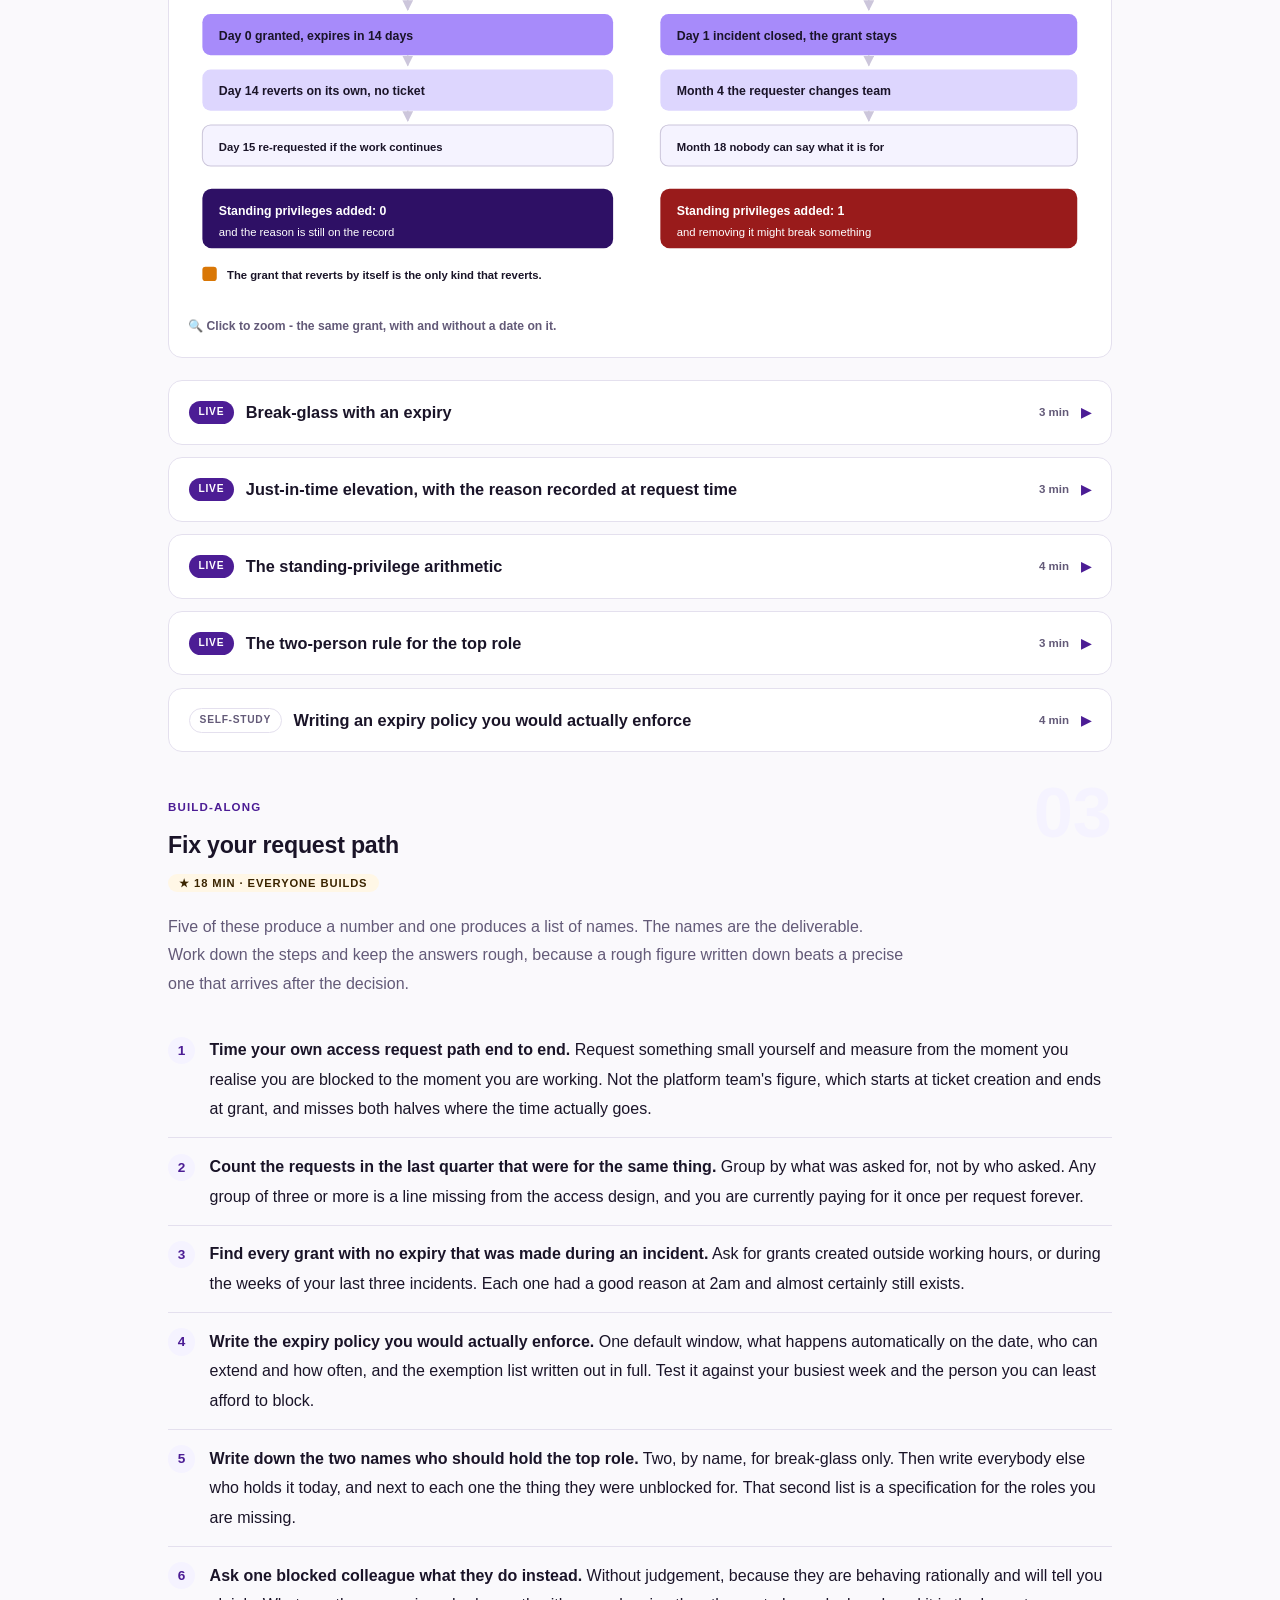
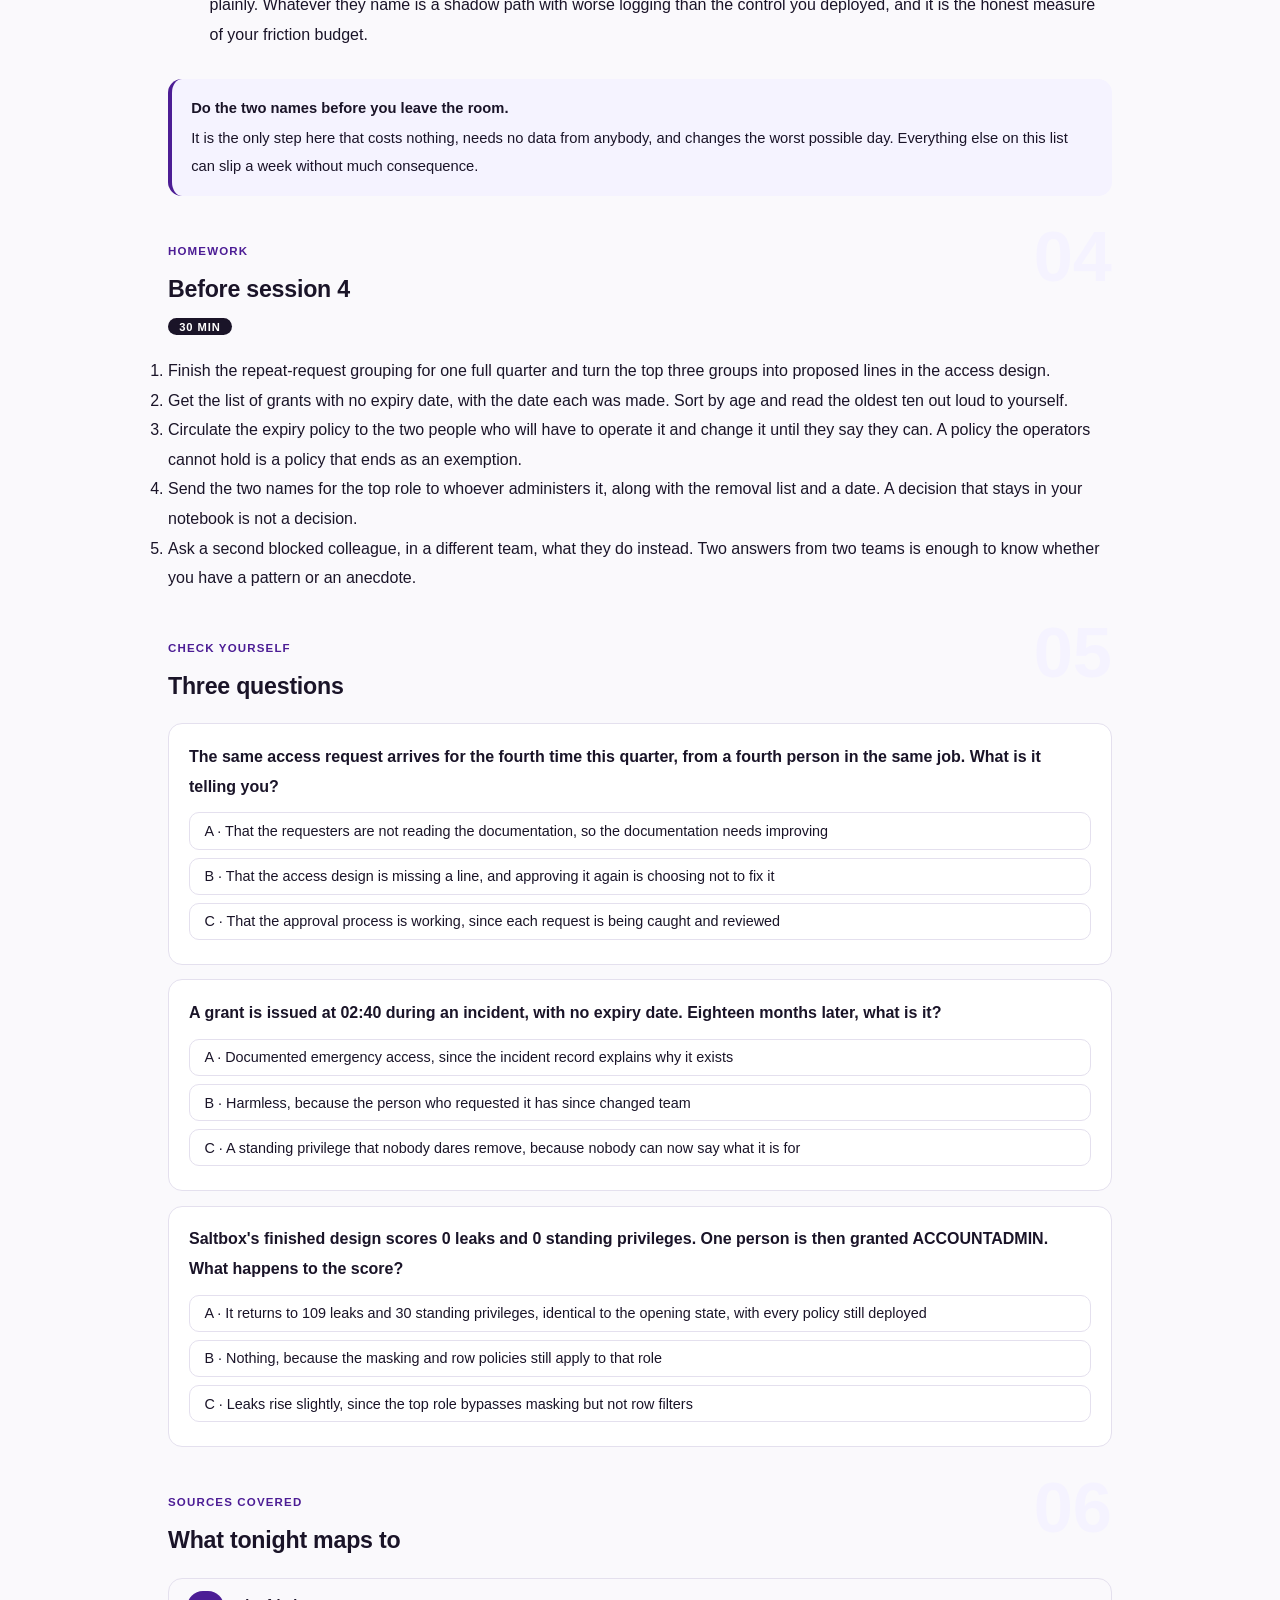
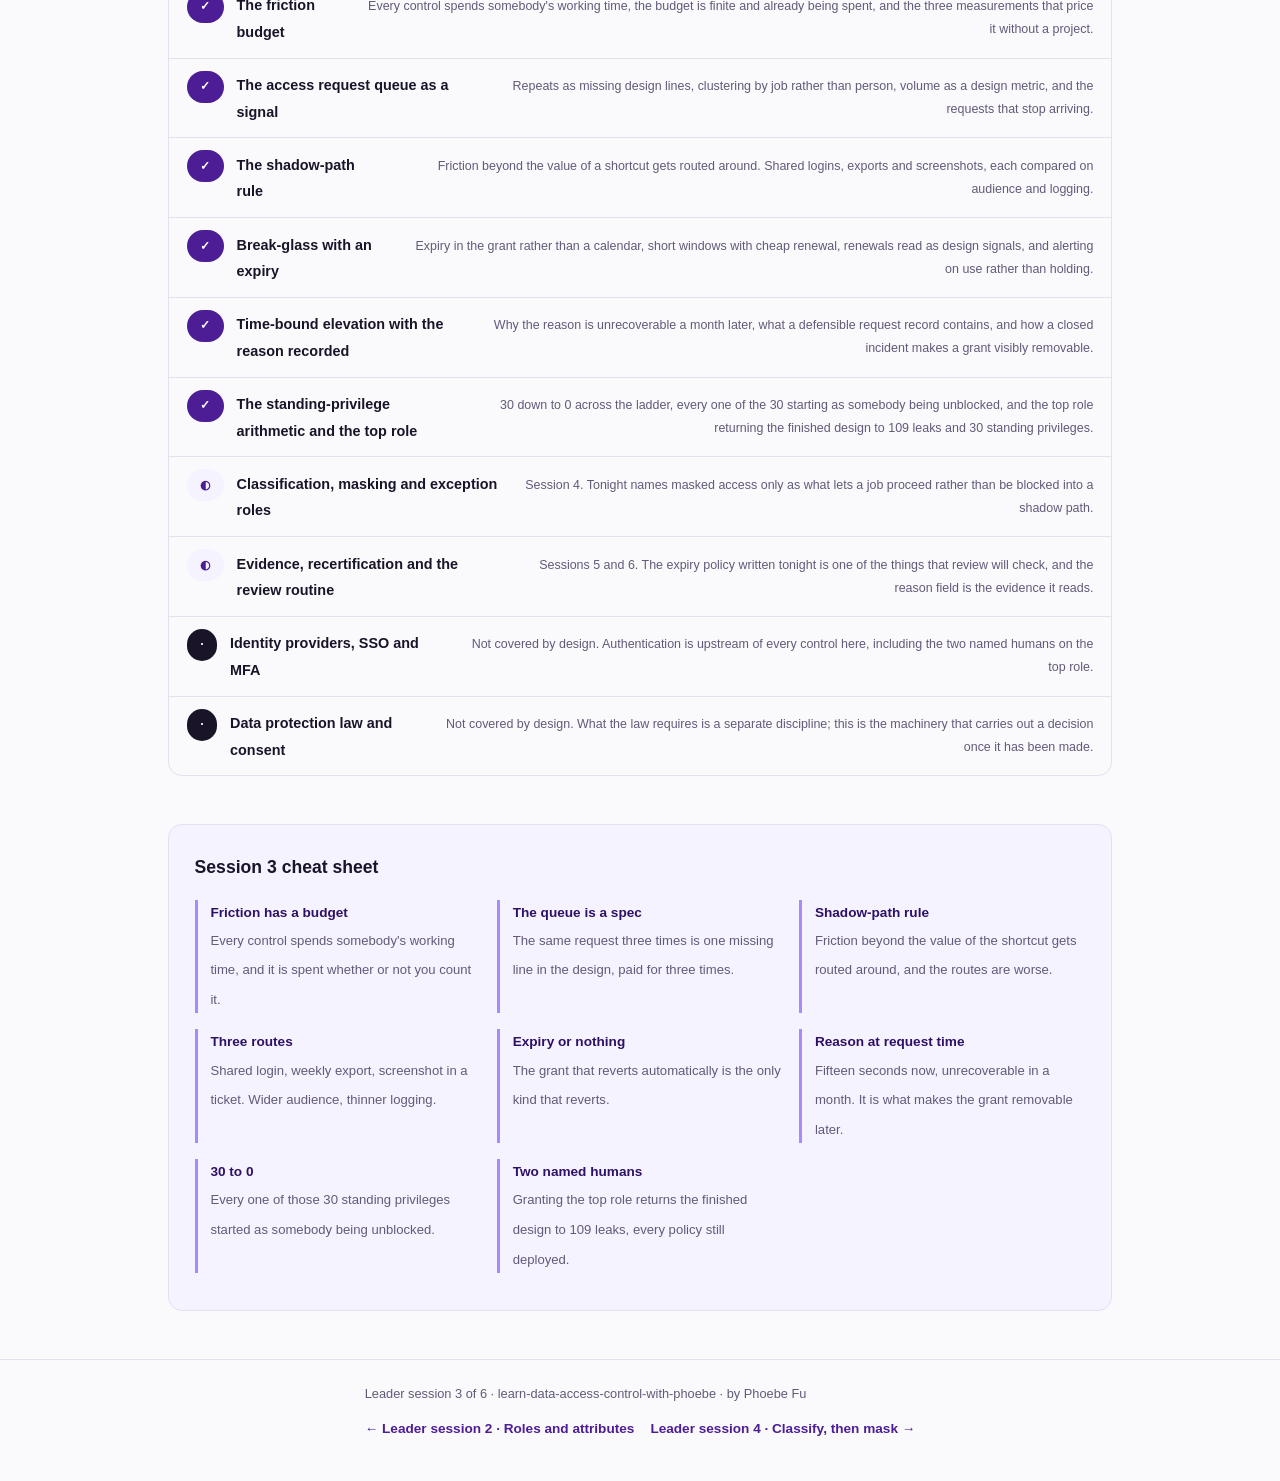
<file: courses/a3-least-privilege.html>
<!DOCTYPE html>
<html lang="en">
<head>
<meta charset="UTF-8">
<meta name="viewport" content="width=device-width, initial-scale=1.0">
<!-- social:start -->
<meta name="description" content="Leader session 3 of 6. The friction budget every control spends, the access request queue as a design signal, break-glass with an expiry, and the two named humans who should hold the top role.">
<meta property="og:type" content="article">
<meta property="og:site_name" content="Learn with Phoebe">
<meta property="og:title" content="Least privilege people can actually work with - learn data access control with phoebe">
<meta property="og:description" content="Leader session 3 of 6. Friction has a budget, shortcuts have routes, and the only grant that reverts is the one that reverts by itself.">
<meta property="og:url" content="https://phoebefu6.github.io/learn-data-access-control-with-phoebe/courses/a3-least-privilege.html">
<meta property="og:image" content="https://phoebefu6.github.io/learn-data-access-control-with-phoebe/assets/og-cover.png">
<meta property="og:image:width" content="1200">
<meta property="og:image:height" content="630">
<meta name="twitter:card" content="summary_large_image">
<meta name="twitter:title" content="Least privilege people can actually work with - learn data access control with phoebe">
<meta name="twitter:description" content="The friction budget, the request queue as a signal, and break-glass that closes itself.">
<meta name="twitter:image" content="https://phoebefu6.github.io/learn-data-access-control-with-phoebe/assets/og-cover.png">
<!-- social:end -->
<title>Leader session 3 · Least privilege people can actually work with - learn data access control with phoebe</title>
<link rel="stylesheet" href="../assets/style.css?v=24">
</head>
<body>

<div class="toolbar">
  <div class="wrap">
    <span class="crumb"><a href="../index.html">learn-data-access-control-with-phoebe</a> / Leader session 3 of 6</span>
    <button class="btn" id="toggle-all" type="button">Expand all</button>
    <button class="btn primary" id="zoom-toggle" type="button">Projector zoom: off</button>
  </div>
</div>

<header class="masthead">
  <div class="wrap">
    <div class="eyebrow">Learn Data Access Control with Phoebe · Leader session 3 of 6</div>
    <h1>Least privilege people can <span class="accent">actually work with</span></h1>
    <p class="sub">Least privilege is the easiest principle in this field to state and the hardest to keep. The reason is not technical. Every control spends somebody's working time, that time comes out of a budget whether or not anybody is measuring it, and once the spend exceeds what a shortcut is worth, the shortcut is taken. Tonight is that budget, the request queue that tells you where the design is wrong, and the two mechanisms that let you grant real access without adding to the number that never goes down.</p>
    <div class="chip-row">
      <span class="chip level">🟡 Core</span>
      <span class="chip audience">Data and analytics leaders</span>
      <span class="chip audience">Whoever approves access requests</span>
      <span class="chip time">45 min</span>
    </div>
    <div class="agenda">
      <span class="a1" style="flex:1">0-3 · Welcome</span>
      <span class="a2" style="flex:5">3-22 · The friction budget</span>
      <span class="a3" style="flex:4">22-40 · Build-along: fix your request path</span>
      <span class="a4" style="flex:1">40-45 · Q&amp;A</span>
    </div>
  </div>
</header>

<main class="wrap">

  <!-- ============ INTRO ============ -->
  <section class="section" id="intro">
    <div class="section-kicker">
      <span class="klabel">Part 0</span>
      <h2>Where tonight sits</h2>
    </div>
    <p class="lede">Session 1 gave you three counters. Session 2 named the biggest single move, which is a role list that matches the jobs people do. Tonight is the part that decides whether any of it survives the following month: what the controls cost the people living under them, and how to grant genuine, temporary access without it turning into another permanent line on the list. Session 4 is classification and masking. Session 5 is evidence an auditor accepts. Session 6 is the operating model. The example stays <strong>saltbox.customers</strong> at Saltbox, a consumer lending startup: ten columns, three regions, five jobs.</p>

    <div class="legend">
      <span class="pill">Live = presented in the 45 minutes</span>
      <span class="pill">Self-study = the full depth, after class</span>
      <span class="pill">🔍 Every diagram zooms</span>
    </div>

    <div class="callout win">
      <p><strong>★ What you walk out with tonight.</strong> A way of reading your own access request queue as a design document rather than an inbox, so that a repeated request stops looking like a nuisance and starts looking like a specification. An expiry policy you would actually enforce, written in your own words rather than borrowed. And two names on a piece of paper for the top role, along with the list of people who should come off it.</p>
    </div>

    <details class="card" open>
      <summary><span class="mode live">Live</span>Why "least" is the wrong half of the phrase to argue about<span class="mini">3 min</span><span class="caret">▶</span></summary>
      <div class="body">
        <p>Least privilege gets debated as though the difficulty were deciding how little to grant. It is not. Almost everybody agrees, in the abstract, on roughly the right answer: people should hold what the job needs. The difficulty is <em>privilege</em>, specifically the part where the person needs something the design did not anticipate, at 4pm, with a customer waiting.</p>
        <ul>
          <li><strong>A control that is right and slow will be circumvented</strong> by people who are neither careless nor malicious, and who will describe what they did openly if you ask.</li>
          <li><strong>A control that is loose and fast will be praised</strong> for a year and then found by an auditor, at which point the correction is usually an over-tightening that starts the cycle again.</li>
          <li><strong>The stable version is neither.</strong> It is a design that anticipates most needs, plus a fast, logged, expiring path for the rest.</li>
        </ul>
        <p>That last line is the whole session. Everything else is how to build the fast path so that it closes behind itself.</p>
      </div>
    </details>

    <details class="card">
      <summary><span class="mode self">Self-study</span>The five terms this session turns on<span class="mini">4 min</span><span class="caret">▶</span></summary>
      <div class="body">
        <ul>
          <li><strong>Friction budget</strong> - the working time a set of controls costs the people subject to them, per week. It is spent whether or not anybody has ever counted it, and it is finite.</li>
          <li><strong>Shadow path</strong> - what somebody does instead when the sanctioned route costs more than the shortcut is worth. Not a policy violation in anybody's mind at the time.</li>
          <li><strong>Break-glass</strong> - a deliberately powerful grant, available immediately, for a situation nobody could predict. It is a legitimate mechanism and its whole value is in the closing.</li>
          <li><strong>Just-in-time elevation</strong> - access granted for a stated reason and a stated window, then removed automatically. The generalisation of break-glass to ordinary work.</li>
          <li><strong>Standing privilege</strong> - a column a role can read in clear that the design does not mark clear for that role. It does not matter whether anybody has read it; capability is the exposure.</li>
        </ul>
      </div>
    </details>
  </section>

  <!-- ============ PART 1 ============ -->
  <section class="section" id="part-1">
    <div class="section-kicker">
      <span class="klabel">Part 1 · covers the friction budget and the request queue</span>
      <h2>Least privilege has a running cost and somebody is paying it</h2>
      <span class="tag concept">9 min live</span>
    </div>
    <p class="lede">Security spend is usually discussed as a line in a budget: tools, headcount, an audit. The larger spend never appears there. It is the aggregate working time of everybody who waits for an approval, re-requests a thing they had last quarter, or asks a colleague to look something up. That number is real, it is being paid today, and the only question is whether anybody has looked at it.</p>

    <figure class="zoomable">
      <svg viewBox="0 0 880 400" xmlns="http://www.w3.org/2000/svg" role="img" aria-label="On the left, a balance tipped so that the friction of a control outweighs the value of the shortcut, meaning the shortcut is taken. On the right, the three routes that open when it does: a shared login, an exported spreadsheet and a screenshot in a ticket, each with the logging it leaves behind. A note records that a repeated request for the same thing is a design fault rather than carelessness.">
        <style>
          .a3aH { font: 800 12px Inter, sans-serif; fill: #1A1428; }
          .a3aM { font: 400 11px Inter, sans-serif; fill: #635A78; }
          .a3aT { font: 800 12px Inter, sans-serif; fill: #fff; }
          .a3aTw { font: 400 11px Inter, sans-serif; fill: #fff; }
          .a3aI { font: 800 12px Inter, sans-serif; fill: #1A1428; }
          .a3aIb { font: 400 11px Inter, sans-serif; fill: #1A1428; }
          .a3aN { font: 700 11px Inter, sans-serif; fill: #1A1428; }
          .a3aR { font: 700 11px Inter, sans-serif; fill: #991B1B; }
        </style>
        <defs>
          <marker id="a3aAr" viewBox="0 0 10 10" refX="9" refY="5" markerWidth="7" markerHeight="7" orient="auto">
            <path d="M0,0 L10,5 L0,10 z" fill="#CCC6DB"></path>
          </marker>
        </defs>

        <text class="a3aH" x="14" y="26">Every control spends somebody's working time</text>
        <text class="a3aM" x="14" y="44">the budget is real whether or not you measure it</text>

        <text class="a3aM" x="14" y="76">Left pan: what the control costs the person.</text>
        <text class="a3aM" x="14" y="94">Right pan: what they save by going around.</text>
        <text class="a3aR" x="14" y="120">Left heavier means the shortcut gets taken,</text>
        <text class="a3aM" x="14" y="140">and nobody announces that it happened.</text>

        <line x1="64" y1="222" x2="352" y2="190" stroke="#2E1065" stroke-width="6" stroke-linecap="round"></line>
        <path d="M 188 258 L 208 206 L 228 258 z" fill="#A78BFA"></path>
        <line x1="64" y1="222" x2="64" y2="242" stroke="#2E1065" stroke-width="2"></line>
        <line x1="352" y1="190" x2="352" y2="202" stroke="#2E1065" stroke-width="2"></line>

        <rect x="14" y="240" width="170" height="56" rx="8" fill="#2E1065"></rect>
        <text class="a3aT" x="30" y="264">Control friction</text>
        <text class="a3aTw" x="30" y="284">two approvers, 3 days</text>

        <rect x="262" y="200" width="180" height="56" rx="8" fill="#DDD6FE"></rect>
        <text class="a3aI" x="278" y="224">Value of shortcut</text>
        <text class="a3aIb" x="278" y="244">close the ticket now</text>

        <text class="a3aH" x="470" y="26">The routes that open when it does</text>
        <text class="a3aM" x="470" y="44">each one has less logging than the control</text>

        <text class="a3aM" x="486" y="80">shadow route</text>
        <text class="a3aM" x="738" y="80">logging</text>

        <rect x="470" y="90" width="240" height="50" rx="8" fill="#DDD6FE"></rect>
        <text class="a3aI" x="486" y="112">Shared login</text>
        <text class="a3aIb" x="486" y="130">one account, whole team</text>
        <line x1="710" y1="115" x2="718" y2="115" stroke="#CCC6DB" stroke-width="1.8" marker-end="url(#a3aAr)"></line>
        <rect x="722" y="90" width="144" height="50" rx="8" fill="#F5F3FF" stroke="#CCC6DB"></rect>
        <text class="a3aM" x="736" y="112">logging</text>
        <text class="a3aN" x="736" y="130">one shared name</text>

        <rect x="470" y="152" width="240" height="50" rx="8" fill="#DDD6FE"></rect>
        <text class="a3aI" x="486" y="174">Export to a spreadsheet</text>
        <text class="a3aIb" x="486" y="192">refreshed by hand weekly</text>
        <line x1="710" y1="177" x2="718" y2="177" stroke="#CCC6DB" stroke-width="1.8" marker-end="url(#a3aAr)"></line>
        <rect x="722" y="152" width="144" height="50" rx="8" fill="#F5F3FF" stroke="#CCC6DB"></rect>
        <text class="a3aM" x="736" y="174">logging</text>
        <text class="a3aN" x="736" y="192">none at all</text>

        <rect x="470" y="214" width="240" height="50" rx="8" fill="#DDD6FE"></rect>
        <text class="a3aI" x="486" y="236">Screenshot in a ticket</text>
        <text class="a3aIb" x="486" y="254">pasted into the thread</text>
        <line x1="710" y1="239" x2="718" y2="239" stroke="#CCC6DB" stroke-width="1.8" marker-end="url(#a3aAr)"></line>
        <rect x="722" y="214" width="144" height="50" rx="8" fill="#F5F3FF" stroke="#CCC6DB"></rect>
        <text class="a3aM" x="736" y="236">logging</text>
        <text class="a3aN" x="736" y="254">ticket retention</text>

        <rect x="14" y="340" width="14" height="14" rx="3" fill="#D97706"></rect>
        <text class="a3aN" x="38" y="352">A repeated request for the same thing is a design fault, not carelessness.</text>
        <text class="a3aR" x="14" y="380">Every shadow route is worse than the control it replaced.</text>
      </svg>
      <figcaption>🔍 Click to zoom - when friction outweighs the shortcut, the shortcut wins.</figcaption>
    </figure>

    <details class="card">
      <summary><span class="mode live">Live</span>The friction budget, and who is paying it<span class="mini">3 min</span><span class="caret">▶</span></summary>
      <div class="body">
        <p>Take one control and price it honestly. An access request that needs two approvers and takes three days does not cost three days of anybody's salary, but it does cost the requester a context switch, a chase, and usually a day of doing something less useful while they wait. Multiply by the number of requests a quarter and you have a real figure.</p>
        <p>The budget is finite in a way that matters. People will absorb a certain amount of this and keep using the sanctioned path, because the path is the path. Past some point they stop, and the point is not where you think it is: it moves with how urgent the work feels, not with how sensitive the data is.</p>
        <div class="callout tip">
          <p><strong>Price the control before you deploy it.</strong> One question, asked out loud in the meeting where the control is agreed: how many times a month will this fire, and how long will each one take the person on the other end. If nobody can answer, the budget is being spent blind, which is how a two-approver rule ends up guarding a plan name.</p>
        </div>
      </div>
    </details>

    <details class="card">
      <summary><span class="mode live">Live</span>The request queue is a design document<span class="mini">3 min</span><span class="caret">▶</span></summary>
      <div class="body">
        <p>An access request queue is usually treated as an operational annoyance to be cleared faster. Read the other way round it is the most honest specification you will ever get: it is people telling you, at their own expense, what the design failed to anticipate.</p>
        <ul>
          <li><strong>The same request three times is not three requests.</strong> It is one missing line in the access design, being paid for repeatedly by three different people. Approving it a fourth time is choosing not to fix it.</li>
          <li><strong>Requests cluster by job, not by person.</strong> When every new support agent asks for the same two columns in their first week, that pairing belongs in the support role and the queue should never see it again.</li>
          <li><strong>Volume is a design metric, not a service metric.</strong> A team proud of clearing requests in four hours has optimised the symptom. The number worth watching is how many requests arrive at all, and whether it is falling.</li>
          <li><strong>The requests that never arrive are the expensive ones.</strong> People stop asking after two refusals. Silence from a team is not the absence of a need, it is the presence of a workaround.</li>
        </ul>
        <p>A useful habit is to review the queue quarterly as a group, not to audit the decisions but to look for repeats. Every repeat is either a role that should exist or an attribute that should be driving a policy, and both are cheaper than the tenth approval.</p>
      </div>
    </details>

    <details class="card">
      <summary><span class="mode live">Live</span>The shadow-path rule<span class="mini">3 min</span><span class="caret">▶</span></summary>
      <div class="body">
        <p>Stated plainly: <strong>any control whose friction exceeds the value of a shortcut gets routed around, and the routes are always worse.</strong> Worse is not a moral judgement. It is a factual comparison on three dimensions that anybody can check.</p>
        <table class="clean">
          <thead>
            <tr><th>Route</th><th>Who can see it</th><th>What the log says</th></tr>
          </thead>
          <tbody>
            <tr><td>A shared login the team all knows</td><td>Everybody on the team, plus whoever they tell</td><td>One name, doing everything, forever</td></tr>
            <tr><td>A spreadsheet exported weekly</td><td>Anybody with the folder or the link</td><td>Nothing at all after the export</td></tr>
            <tr><td>A screenshot pasted into a ticket</td><td>Everybody on that ticket and its audience</td><td>Ticket retention, which outlives the customer</td></tr>
          </tbody>
        </table>
        <div class="callout example">
          <span class="ex-pill">Real world</span>
          <p>Saltbox's support team lost the phone column after an audit. Within a fortnight the pattern was a screenshot: an analyst with broader access would pull the record and paste an image into the ticket thread. The warehouse recorded a clean quarter. The ticket system now held customer contact details in image form, unmasked, unsearchable by any scanner, retained for seven years under a policy written for something else entirely.</p>
        </div>
        <p>The screenshot is the worst of the three and it is also the one nobody thinks of as a data movement. It defeats every column policy, every classification scan and every deletion request, and it takes four seconds.</p>
      </div>
    </details>

    <details class="card">
      <summary><span class="mode self">Self-study</span>Measuring the budget without a project<span class="mini">4 min</span><span class="caret">▶</span></summary>
      <div class="body">
        <p>You do not need instrumentation to get a defensible number. Three measurements, each of which takes under an hour.</p>
        <ul>
          <li><strong>Time one request end to end, yourself.</strong> Not from approval to grant, which is the number the platform team reports. From the moment somebody realises they are blocked to the moment they are working. The gap between those two figures is usually a factor of five and it is where the whole argument lives.</li>
          <li><strong>Count repeats in one quarter.</strong> Group the queue by what was actually asked for rather than who asked. Any group with three or more entries is a line missing from the design.</li>
          <li><strong>Ask three people what they do instead.</strong> Phrase it without judgement and you will get an honest answer, because nobody involved thinks they are doing anything wrong. They are right, mostly. The control made the shortcut rational.</li>
        </ul>
        <p>Write the three figures next to the three counters from session 1. A monthly report that shows leaks falling while request time triples is describing an estate that is about to develop shadow paths, and it is worth being the person who says so before it does.</p>
      </div>
    </details>
  </section>

  <!-- ============ PART 2 ============ -->
  <section class="section" id="part-2">
    <div class="section-kicker">
      <span class="klabel">Part 2 · covers break-glass, elevation and the top role</span>
      <h2>Time-bound access and break-glass that actually closes</h2>
      <span class="tag concept">9 min live</span>
    </div>
    <p class="lede">The fast path has to exist, because the alternative is the shadow path. What makes it safe is not restraint at the moment of granting, which nobody has at 2am, but the fact that the grant is already scheduled to disappear before anybody makes it. Design the closing first and the opening becomes easy.</p>

    <figure class="zoomable">
      <svg viewBox="0 0 880 400" xmlns="http://www.w3.org/2000/svg" role="img" aria-label="Two grant lifecycles side by side. On the left a grant with an expiry: requested with a recorded reason, granted for fourteen days, reverting on its own, and re-requested if the work continues, adding zero standing privileges. On the right a grant made during an incident at two forty in the morning: the incident closes, the grant stays, the requester changes team, and eighteen months later nobody can say what it is for, adding one standing privilege that nobody dares remove.">
        <style>
          .a3bH { font: 800 12px Inter, sans-serif; fill: #1A1428; }
          .a3bM { font: 400 11px Inter, sans-serif; fill: #635A78; }
          .a3bT { font: 800 12px Inter, sans-serif; fill: #fff; }
          .a3bTw { font: 400 11px Inter, sans-serif; fill: #fff; }
          .a3bI { font: 800 12px Inter, sans-serif; fill: #1A1428; }
          .a3bN { font: 700 11px Inter, sans-serif; fill: #1A1428; }
        </style>
        <defs>
          <marker id="a3bAr" viewBox="0 0 10 10" refX="9" refY="5" markerWidth="7" markerHeight="7" orient="auto">
            <path d="M0,0 L10,5 L0,10 z" fill="#CCC6DB"></path>
          </marker>
        </defs>

        <text class="a3bH" x="14" y="26">Grant with an expiry</text>
        <text class="a3bM" x="14" y="44">closes itself, on a date chosen up front</text>

        <rect x="14" y="62" width="400" height="40" rx="8" fill="#4C1D95"></rect>
        <text class="a3bT" x="30" y="87">Day 0   requested, with the reason recorded</text>
        <line x1="214" y1="102" x2="214" y2="112" stroke="#CCC6DB" stroke-width="1.5" marker-end="url(#a3bAr)"></line>

        <rect x="14" y="116" width="400" height="40" rx="8" fill="#A78BFA"></rect>
        <text class="a3bI" x="30" y="141">Day 0   granted, expires in 14 days</text>
        <line x1="214" y1="156" x2="214" y2="166" stroke="#CCC6DB" stroke-width="1.5" marker-end="url(#a3bAr)"></line>

        <rect x="14" y="170" width="400" height="40" rx="8" fill="#DDD6FE"></rect>
        <text class="a3bI" x="30" y="195">Day 14   reverts on its own, no ticket</text>
        <line x1="214" y1="210" x2="214" y2="220" stroke="#CCC6DB" stroke-width="1.5" marker-end="url(#a3bAr)"></line>

        <rect x="14" y="224" width="400" height="40" rx="8" fill="#F5F3FF" stroke="#CCC6DB"></rect>
        <text class="a3bN" x="30" y="249">Day 15   re-requested if the work continues</text>

        <rect x="14" y="286" width="400" height="58" rx="9" fill="#2E1065"></rect>
        <text class="a3bT" x="30" y="312">Standing privileges added: 0</text>
        <text class="a3bTw" x="30" y="332">and the reason is still on the record</text>

        <text class="a3bH" x="460" y="26">Grant made during an incident</text>
        <text class="a3bM" x="460" y="44">closes when somebody remembers, which is never</text>

        <rect x="460" y="62" width="406" height="40" rx="8" fill="#4C1D95"></rect>
        <text class="a3bT" x="476" y="87">02:40   granted to stop the bleeding</text>
        <line x1="663" y1="102" x2="663" y2="112" stroke="#CCC6DB" stroke-width="1.5" marker-end="url(#a3bAr)"></line>

        <rect x="460" y="116" width="406" height="40" rx="8" fill="#A78BFA"></rect>
        <text class="a3bI" x="476" y="141">Day 1   incident closed, the grant stays</text>
        <line x1="663" y1="156" x2="663" y2="166" stroke="#CCC6DB" stroke-width="1.5" marker-end="url(#a3bAr)"></line>

        <rect x="460" y="170" width="406" height="40" rx="8" fill="#DDD6FE"></rect>
        <text class="a3bI" x="476" y="195">Month 4   the requester changes team</text>
        <line x1="663" y1="210" x2="663" y2="220" stroke="#CCC6DB" stroke-width="1.5" marker-end="url(#a3bAr)"></line>

        <rect x="460" y="224" width="406" height="40" rx="8" fill="#F5F3FF" stroke="#CCC6DB"></rect>
        <text class="a3bN" x="476" y="249">Month 18   nobody can say what it is for</text>

        <rect x="460" y="286" width="406" height="58" rx="9" fill="#991B1B"></rect>
        <text class="a3bT" x="476" y="312">Standing privileges added: 1</text>
        <text class="a3bTw" x="476" y="332">and removing it might break something</text>

        <rect x="14" y="362" width="14" height="14" rx="3" fill="#D97706"></rect>
        <text class="a3bN" x="38" y="374">The grant that reverts by itself is the only kind that reverts.</text>
      </svg>
      <figcaption>🔍 Click to zoom - the same grant, with and without a date on it.</figcaption>
    </figure>

    <details class="card">
      <summary><span class="mode live">Live</span>Break-glass with an expiry<span class="mini">3 min</span><span class="caret">▶</span></summary>
      <div class="body">
        <p>Break-glass is a good mechanism. Something will go wrong that nobody anticipated, somebody will need power they do not normally hold, and a design with no answer for that moment will be overridden in a way nobody records. The failure is never the opening. It is that the glass is never replaced.</p>
        <p><strong>The grant that reverts automatically is the only kind that reverts.</strong> A grant that depends on somebody remembering to revoke it, during the week after an incident, while writing the postmortem and catching up on everything they missed, is a permanent grant with an optimistic label. This is not a discipline problem and it will not be fixed by reminding people harder.</p>
        <ul>
          <li><strong>Put the expiry in the grant, not in a calendar.</strong> The mechanism has to be the same mechanism, or the two will diverge and the calendar will lose.</li>
          <li><strong>Make the window short and the renewal cheap.</strong> Fourteen days with a one-click renewal is enforceable. Ninety days is a way of pretending there is an expiry.</li>
          <li><strong>Expect renewals and do not treat them as failures.</strong> A grant renewed three times is telling you it belongs in the design. That is the queue signal again, arriving through a different door.</li>
          <li><strong>Alert on the use, not the grant.</strong> A break-glass role that is held quietly is one thing. A break-glass role that is used at 3pm on a Tuesday is worth a message the same afternoon.</li>
        </ul>
      </div>
    </details>

    <details class="card">
      <summary><span class="mode live">Live</span>Just-in-time elevation, with the reason recorded at request time<span class="mini">3 min</span><span class="caret">▶</span></summary>
      <div class="body">
        <p>Elevation generalises break-glass to ordinary work: the person holds their normal access, and steps up for a stated purpose and a stated window. The mechanics are the easy half. The half that decides whether this is useful in a year is <strong>capturing the reason at the moment of the request</strong>.</p>
        <p>A reason written at request time costs the requester fifteen seconds and is specific, because they are in the middle of the thing. The same reason reconstructed a month later is unrecoverable. Nobody is being evasive; they genuinely cannot remember which of four investigations that Tuesday belonged to, and what gets written into the review is a plausible guess.</p>
        <div class="prompt-box bad">
          <span class="label">✗ A reason that tells a reviewer nothing</span>
Reason: needed for analysis
Duration: until further notice
Approved by: platform
        </div>
        <div class="prompt-box good">
          <span class="label">★ A reason that still means something in eleven months</span>
Reason: incident 4471, duplicate charges on EU accounts.
Need: read phone and email in clear, EU rows only, to contact
       the 38 affected customers directly.
Window: 72 hours from 02:40 on 14 March.
Requested by: support lead. Approved by: head of data.
On expiry: reverts automatically. Renewal requires a new reason.
        </div>
        <p>The second one is not bureaucracy, it is the artifact that lets somebody defend the decision later without relying on memory. It is also, quietly, the thing that makes the grant removable: a reason tied to a closed incident is a reason that has visibly expired.</p>
      </div>
    </details>

    <details class="card">
      <summary><span class="mode live">Live</span>The standing-privilege arithmetic<span class="mini">4 min</span><span class="caret">▶</span></summary>
      <div class="body">
        <p>Saltbox's opening state is one shared analyst role carrying <strong>30 standing privileges</strong>. The finished design carries <strong>0</strong>. Nothing in between is exotic: the ladder goes 30, then 25, then 17, then 1 after the role split, then 0 once the modelling view is pseudonymised.</p>
        <table class="clean">
          <thead>
            <tr><th>Policies on</th><th>Standing privileges</th></tr>
          </thead>
          <tbody>
            <tr><td>One shared analyst role</td><td>30</td></tr>
            <tr><td>Plus mask national_id for everybody</td><td>25</td></tr>
            <tr><td>Plus mask email and phone, except support</td><td>17</td></tr>
            <tr><td>Plus split the shared role five ways</td><td>1</td></tr>
            <tr><td>Plus row access policy on region</td><td>1</td></tr>
            <tr><td><strong>Plus pseudonymise the modelling view</strong></td><td><strong>0</strong></td></tr>
          </tbody>
        </table>
        <p>The point worth sitting with is not the shape of the ladder. It is where those 30 came from. <strong>Every one of them started as somebody being unblocked.</strong> Not one was granted by a person who thought they were creating a permanent exposure. Each was a reasonable answer to a real request, on a day when the requester needed to get on with something, and the only thing missing was an end date.</p>
        <p>Which means the counter is not a measure of how disciplined your team is. It is a measure of whether your grants have expiry dates, and that is a design decision somebody can make this month.</p>
      </div>
    </details>

    <details class="card">
      <summary><span class="mode live">Live</span>The two-person rule for the top role<span class="mini">3 min</span><span class="caret">▶</span></summary>
      <div class="body">
        <p>Every platform has one role that sits above the model. In Snowflake it is ACCOUNTADMIN, which combines the system and security administration roles; other warehouses have an equivalent under a different name. It should be held by <strong>two named humans, for break-glass only</strong>. Two, because one is a single point of failure and three is a habit.</p>
        <p>The reason for the severity is measurable. Take Saltbox's finished design, with every masking policy, every row policy and the five-way role split still defined and deployed, and grant one person the top role. The score returns to <strong>109 leaks and 30 standing privileges</strong>, which is identical to the opening state before any policy existed at all.</p>
        <div class="callout tip">
          <p><strong>The policies do not fail, they stop applying.</strong> Nothing breaks, nothing errors, no alert fires. The controls remain deployed and correct and simply cease to constrain anybody. That is why the top role is not a seniority question, and why "she needs it to get things done" is a description of a missing role rather than a case for granting this one.</p>
        </div>
        <p>The practical move is short. Write the two names. Write the list of everybody else who currently holds it. For each of those, write what they were unblocked for, because that is the role you actually need to create.</p>
      </div>
    </details>

    <details class="card">
      <summary><span class="mode self">Self-study</span>Writing an expiry policy you would actually enforce<span class="mini">4 min</span><span class="caret">▶</span></summary>
      <div class="body">
        <p>An expiry policy fails when it is written to be defensible rather than to be followed. Four questions decide whether yours will hold.</p>
        <ul>
          <li><strong>What is the default window, and does it apply to everybody.</strong> One default, with named exceptions that have reasons. A policy with per-team windows is four policies and they will drift.</li>
          <li><strong>What happens on the expiry date.</strong> Automatic revocation, or a notification to a human. Only one of those is an expiry policy. The other is a reminder, and reminders are ignored during exactly the weeks that matter.</li>
          <li><strong>Who can extend, and how many times.</strong> Unlimited renewals are fine if each one is logged and the third one triggers a design conversation rather than an approval.</li>
          <li><strong>What is exempt, and is that written down.</strong> Service accounts and standing job roles usually are, legitimately. An exemption list nobody has enumerated is not an exemption, it is a gap.</li>
        </ul>
        <p>One test before you commit to a window: would you enforce it during your busiest week of the year, on the person you can least afford to block. If the honest answer is no, the window is too short and you have just discovered the number you can actually hold.</p>
      </div>
    </details>
  </section>

  <!-- ============ BUILD-ALONG ============ -->
  <section class="section" id="demo-1">
    <div class="section-kicker">
      <span class="klabel">Build-along</span>
      <h2>Fix your request path</h2>
      <span class="tag demo">★ 18 min · everyone builds</span>
    </div>
    <p class="lede">Five of these produce a number and one produces a list of names. The names are the deliverable. Work down the steps and keep the answers rough, because a rough figure written down beats a precise one that arrives after the decision.</p>

    <div class="steps">
      <div class="step">
        <p><strong>Time your own access request path end to end.</strong> Request something small yourself and measure from the moment you realise you are blocked to the moment you are working. Not the platform team's figure, which starts at ticket creation and ends at grant, and misses both halves where the time actually goes.</p>
      </div>
      <div class="step">
        <p><strong>Count the requests in the last quarter that were for the same thing.</strong> Group by what was asked for, not by who asked. Any group of three or more is a line missing from the access design, and you are currently paying for it once per request forever.</p>
      </div>
      <div class="step">
        <p><strong>Find every grant with no expiry that was made during an incident.</strong> Ask for grants created outside working hours, or during the weeks of your last three incidents. Each one had a good reason at 2am and almost certainly still exists.</p>
      </div>
      <div class="step">
        <p><strong>Write the expiry policy you would actually enforce.</strong> One default window, what happens automatically on the date, who can extend and how often, and the exemption list written out in full. Test it against your busiest week and the person you can least afford to block.</p>
      </div>
      <div class="step">
        <p><strong>Write down the two names who should hold the top role.</strong> Two, by name, for break-glass only. Then write everybody else who holds it today, and next to each one the thing they were unblocked for. That second list is a specification for the roles you are missing.</p>
      </div>
      <div class="step">
        <p><strong>Ask one blocked colleague what they do instead.</strong> Without judgement, because they are behaving rationally and will tell you plainly. Whatever they name is a shadow path with worse logging than the control you deployed, and it is the honest measure of your friction budget.</p>
      </div>
    </div>

    <div class="callout tip">
      <p><strong>Do the two names before you leave the room.</strong> It is the only step here that costs nothing, needs no data from anybody, and changes the worst possible day. Everything else on this list can slip a week without much consequence.</p>
    </div>
  </section>

  <!-- ============ HOMEWORK ============ -->
  <section class="section" id="exercise">
    <div class="section-kicker">
      <span class="klabel">Homework</span>
      <h2>Before session 4</h2>
      <span class="tag exercise">30 min</span>
    </div>
    <ol>
      <li>Finish the repeat-request grouping for one full quarter and turn the top three groups into proposed lines in the access design.</li>
      <li>Get the list of grants with no expiry date, with the date each was made. Sort by age and read the oldest ten out loud to yourself.</li>
      <li>Circulate the expiry policy to the two people who will have to operate it and change it until they say they can. A policy the operators cannot hold is a policy that ends as an exemption.</li>
      <li>Send the two names for the top role to whoever administers it, along with the removal list and a date. A decision that stays in your notebook is not a decision.</li>
      <li>Ask a second blocked colleague, in a different team, what they do instead. Two answers from two teams is enough to know whether you have a pattern or an anecdote.</li>
    </ol>
  </section>

  <!-- ============ QUIZ ============ -->
  <section class="section" id="quiz">
    <div class="section-kicker">
      <span class="klabel">Check yourself</span>
      <h2>Three questions</h2>
    </div>

    <div class="quiz-q" data-answer="1">
      <p class="qtext">The same access request arrives for the fourth time this quarter, from a fourth person in the same job. What is it telling you?</p>
      <button class="qopt" type="button">A · That the requesters are not reading the documentation, so the documentation needs improving</button>
      <button class="qopt" type="button">B · That the access design is missing a line, and approving it again is choosing not to fix it</button>
      <button class="qopt" type="button">C · That the approval process is working, since each request is being caught and reviewed</button>
      <p class="qwhy">Repeated requests for the same thing are a design signal rather than a discipline problem. Requests cluster by job, and a pairing that every new person in a job asks for belongs in that job's role.</p>
    </div>

    <div class="quiz-q" data-answer="2">
      <p class="qtext">A grant is issued at 02:40 during an incident, with no expiry date. Eighteen months later, what is it?</p>
      <button class="qopt" type="button">A · Documented emergency access, since the incident record explains why it exists</button>
      <button class="qopt" type="button">B · Harmless, because the person who requested it has since changed team</button>
      <button class="qopt" type="button">C · A standing privilege that nobody dares remove, because nobody can now say what it is for</button>
      <p class="qwhy">The grant that reverts automatically is the only kind that reverts. Revocation depending on somebody remembering, during the week after an incident, is a permanent grant with an optimistic label.</p>
    </div>

    <div class="quiz-q" data-answer="0">
      <p class="qtext">Saltbox's finished design scores 0 leaks and 0 standing privileges. One person is then granted ACCOUNTADMIN. What happens to the score?</p>
      <button class="qopt" type="button">A · It returns to 109 leaks and 30 standing privileges, identical to the opening state, with every policy still deployed</button>
      <button class="qopt" type="button">B · Nothing, because the masking and row policies still apply to that role</button>
      <button class="qopt" type="button">C · Leaks rise slightly, since the top role bypasses masking but not row filters</button>
      <p class="qwhy">The policies do not fail, they stop applying. Nothing errors and no alert fires, which is why the top role belongs to two named humans for break-glass only rather than to whoever is senior.</p>
    </div>

    <p class="quiz-score"></p>
  </section>

  <!-- ============ COVERAGE ============ -->
  <section class="section" id="official">
    <div class="section-kicker">
      <span class="klabel">Sources covered</span>
      <h2>What tonight maps to</h2>
    </div>
    <div class="covered">
      <div class="covered-row">
        <span class="status pill solid">✓</span>
        <span class="name">The friction budget</span>
        <span class="note">Every control spends somebody's working time, the budget is finite and already being spent, and the three measurements that price it without a project.</span>
      </div>
      <div class="covered-row">
        <span class="status pill solid">✓</span>
        <span class="name">The access request queue as a signal</span>
        <span class="note">Repeats as missing design lines, clustering by job rather than person, volume as a design metric, and the requests that stop arriving.</span>
      </div>
      <div class="covered-row">
        <span class="status pill solid">✓</span>
        <span class="name">The shadow-path rule</span>
        <span class="note">Friction beyond the value of a shortcut gets routed around. Shared logins, exports and screenshots, each compared on audience and logging.</span>
      </div>
      <div class="covered-row">
        <span class="status pill solid">✓</span>
        <span class="name">Break-glass with an expiry</span>
        <span class="note">Expiry in the grant rather than a calendar, short windows with cheap renewal, renewals read as design signals, and alerting on use rather than holding.</span>
      </div>
      <div class="covered-row">
        <span class="status pill solid">✓</span>
        <span class="name">Time-bound elevation with the reason recorded</span>
        <span class="note">Why the reason is unrecoverable a month later, what a defensible request record contains, and how a closed incident makes a grant visibly removable.</span>
      </div>
      <div class="covered-row">
        <span class="status pill solid">✓</span>
        <span class="name">The standing-privilege arithmetic and the top role</span>
        <span class="note">30 down to 0 across the ladder, every one of the 30 starting as somebody being unblocked, and the top role returning the finished design to 109 leaks and 30 standing privileges.</span>
      </div>
      <div class="covered-row">
        <span class="status pill light">◐</span>
        <span class="name">Classification, masking and exception roles</span>
        <span class="note">Session 4. Tonight names masked access only as what lets a job proceed rather than be blocked into a shadow path.</span>
      </div>
      <div class="covered-row">
        <span class="status pill light">◐</span>
        <span class="name">Evidence, recertification and the review routine</span>
        <span class="note">Sessions 5 and 6. The expiry policy written tonight is one of the things that review will check, and the reason field is the evidence it reads.</span>
      </div>
      <div class="covered-row">
        <span class="status pill inkpill">·</span>
        <span class="name">Identity providers, SSO and MFA</span>
        <span class="note">Not covered by design. Authentication is upstream of every control here, including the two named humans on the top role.</span>
      </div>
      <div class="covered-row">
        <span class="status pill inkpill">·</span>
        <span class="name">Data protection law and consent</span>
        <span class="note">Not covered by design. What the law requires is a separate discipline; this is the machinery that carries out a decision once it has been made.</span>
      </div>
    </div>
  </section>

  <!-- ============ CHEAT SHEET ============ -->
  <section class="cheat" id="cheatsheet">
    <h3>Session 3 cheat sheet</h3>
    <div class="grid-2">
      <div class="cheat-item"><b>Friction has a budget</b><span>Every control spends somebody's working time, and it is spent whether or not you count it.</span></div>
      <div class="cheat-item"><b>The queue is a spec</b><span>The same request three times is one missing line in the design, paid for three times.</span></div>
      <div class="cheat-item"><b>Shadow-path rule</b><span>Friction beyond the value of the shortcut gets routed around, and the routes are worse.</span></div>
      <div class="cheat-item"><b>Three routes</b><span>Shared login, weekly export, screenshot in a ticket. Wider audience, thinner logging.</span></div>
      <div class="cheat-item"><b>Expiry or nothing</b><span>The grant that reverts automatically is the only kind that reverts.</span></div>
      <div class="cheat-item"><b>Reason at request time</b><span>Fifteen seconds now, unrecoverable in a month. It is what makes the grant removable later.</span></div>
      <div class="cheat-item"><b>30 to 0</b><span>Every one of those 30 standing privileges started as somebody being unblocked.</span></div>
      <div class="cheat-item"><b>Two named humans</b><span>Granting the top role returns the finished design to 109 leaks, every policy still deployed.</span></div>
    </div>
  </section>

</main>

<footer class="pagefoot">
  <div class="wrap">
    <p>Leader session 3 of 6 · learn-data-access-control-with-phoebe · by Phoebe Fu</p>
    <nav class="pagenav">
      <a href="a2-roles-and-attributes.html">← Leader session 2 · Roles and attributes</a>
      <a href="a4-classify-then-mask.html">Leader session 4 · Classify, then mask →</a>
    </nav>
  </div>
</footer>

<script src="../assets/app.js?v=22"></script>
</body>
</html>
</file>
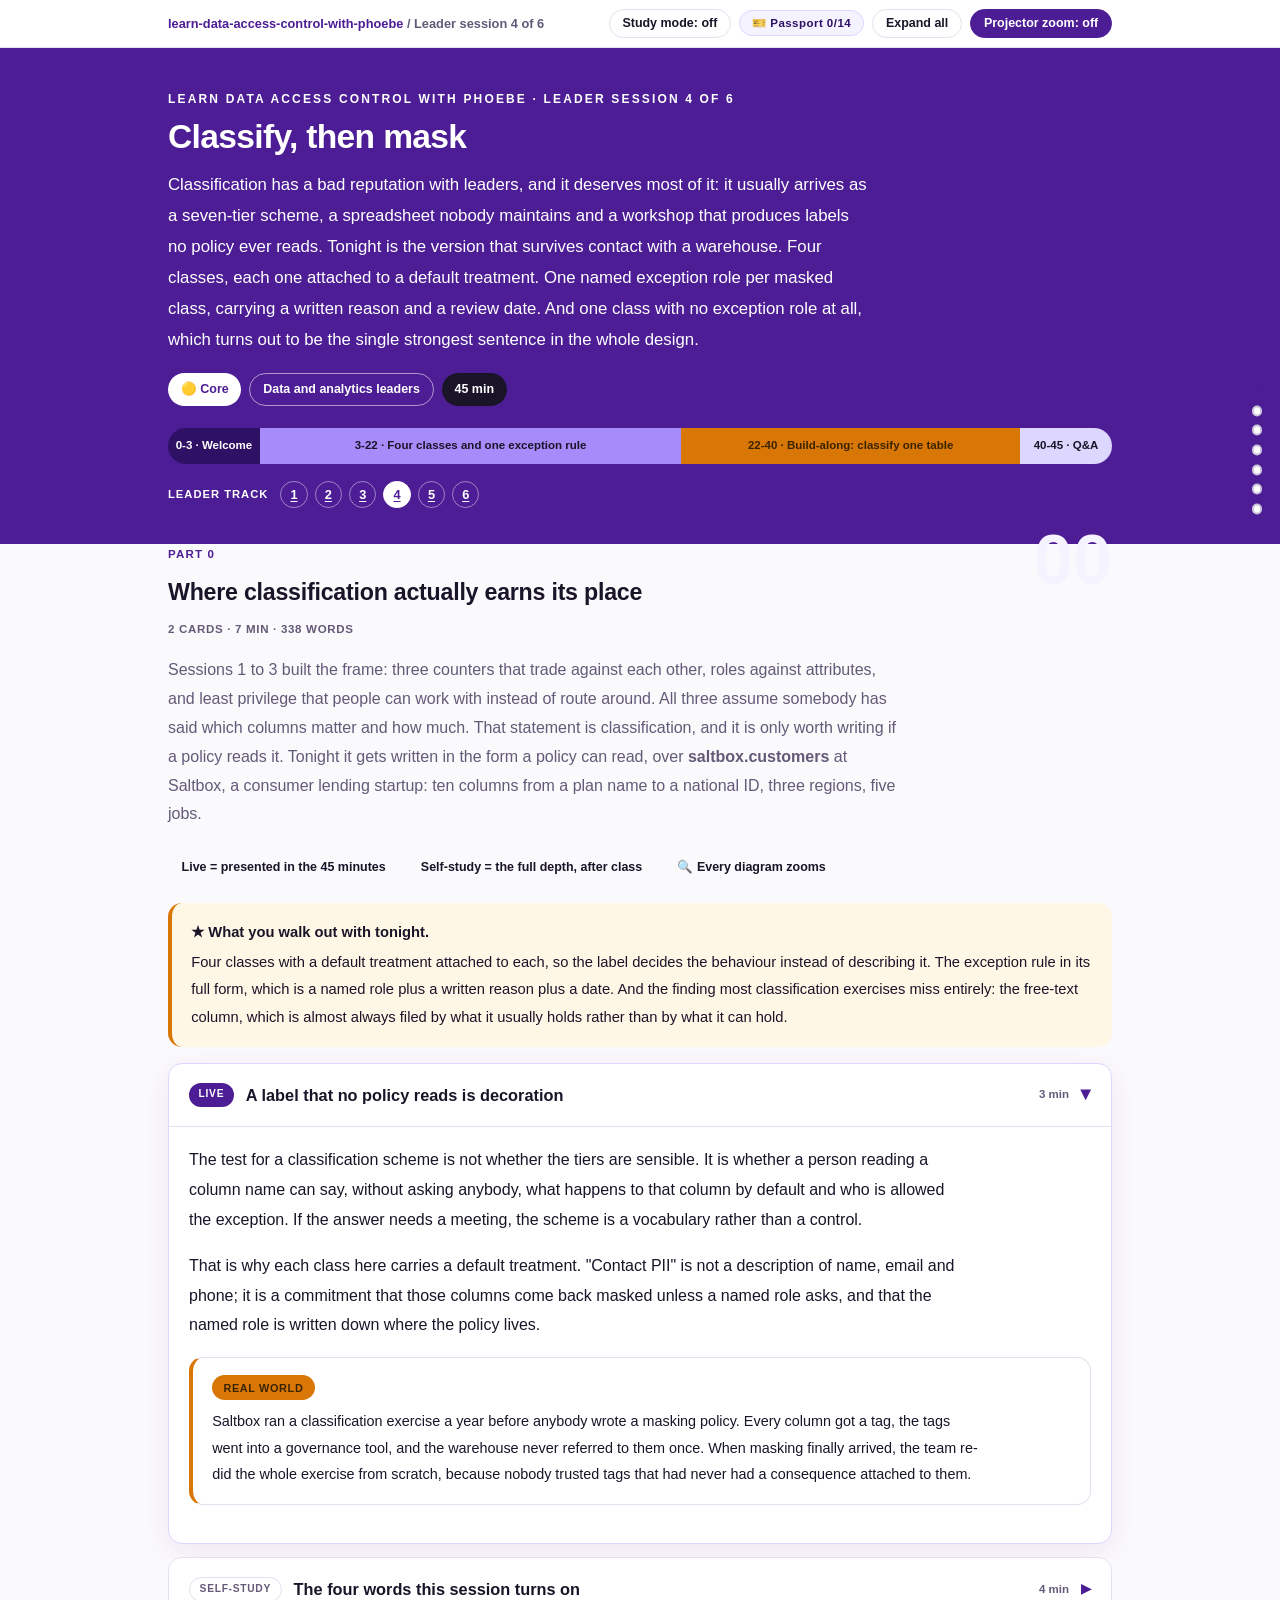
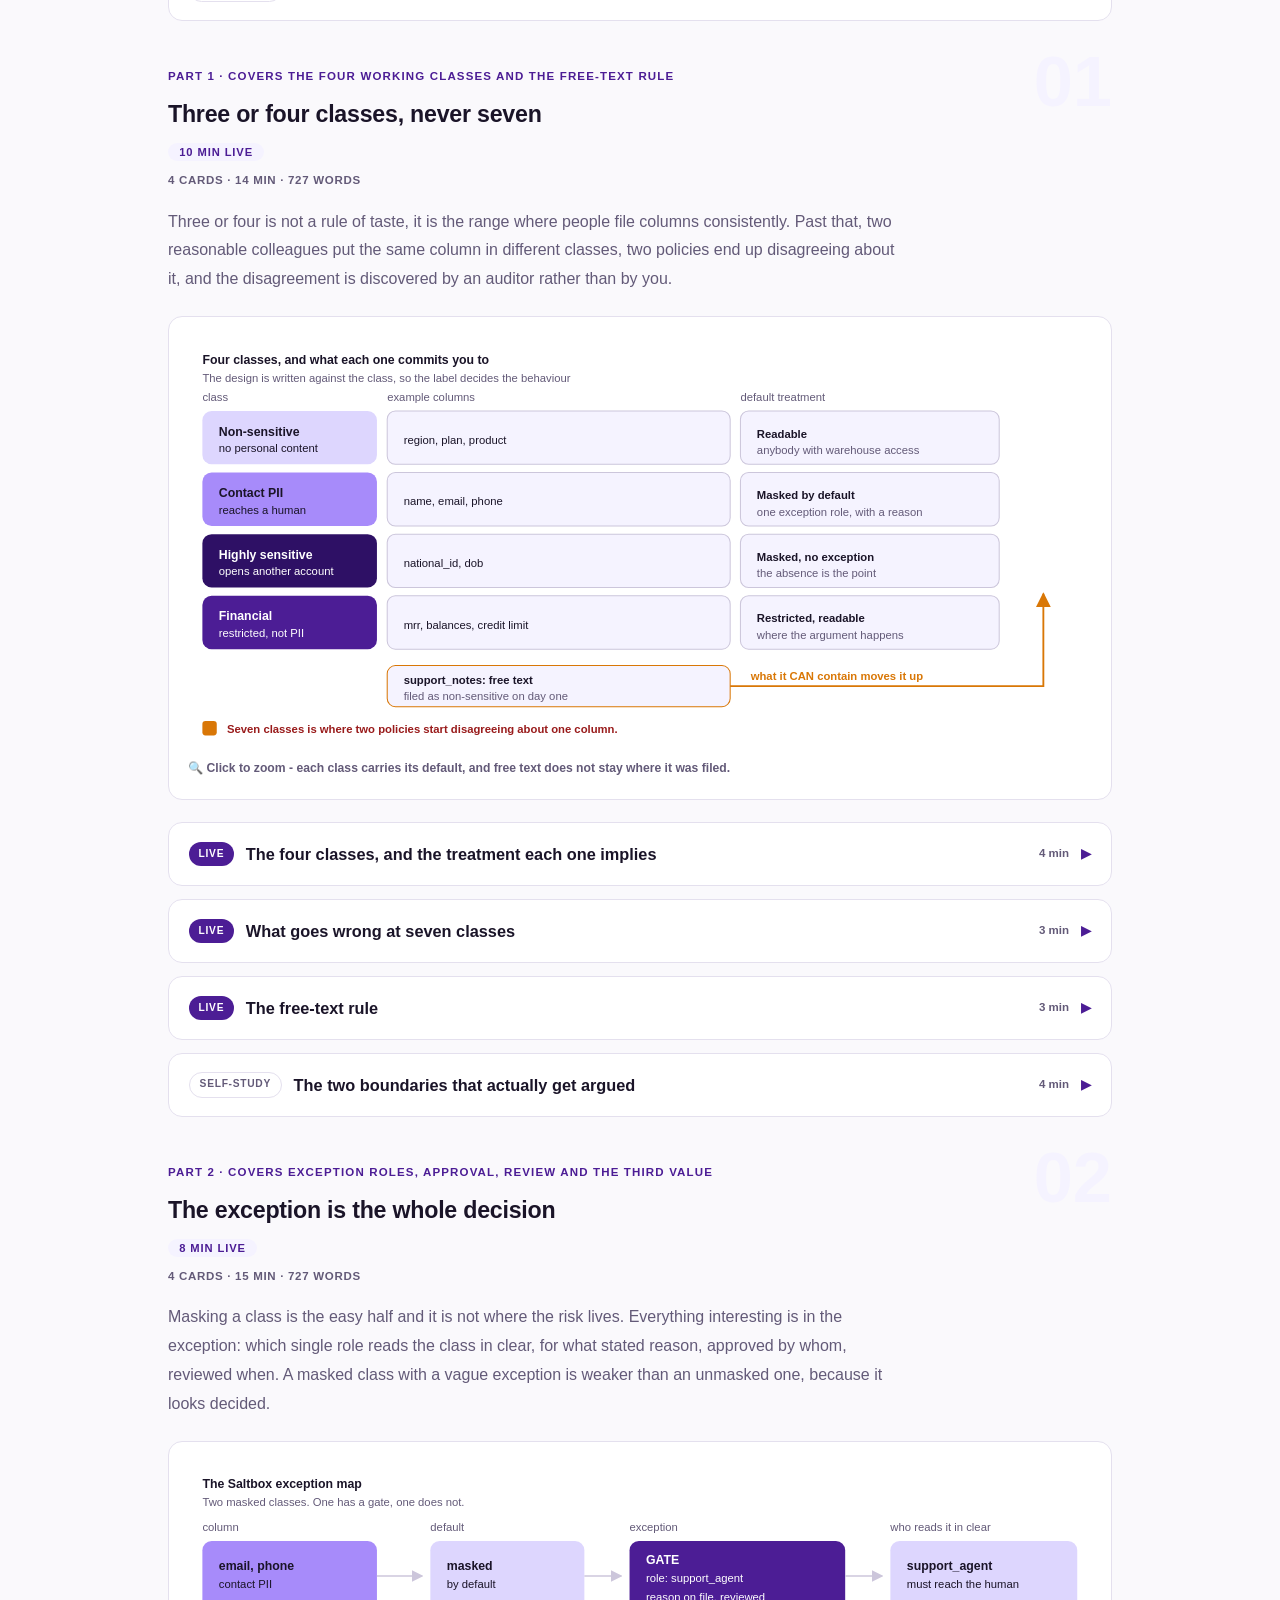
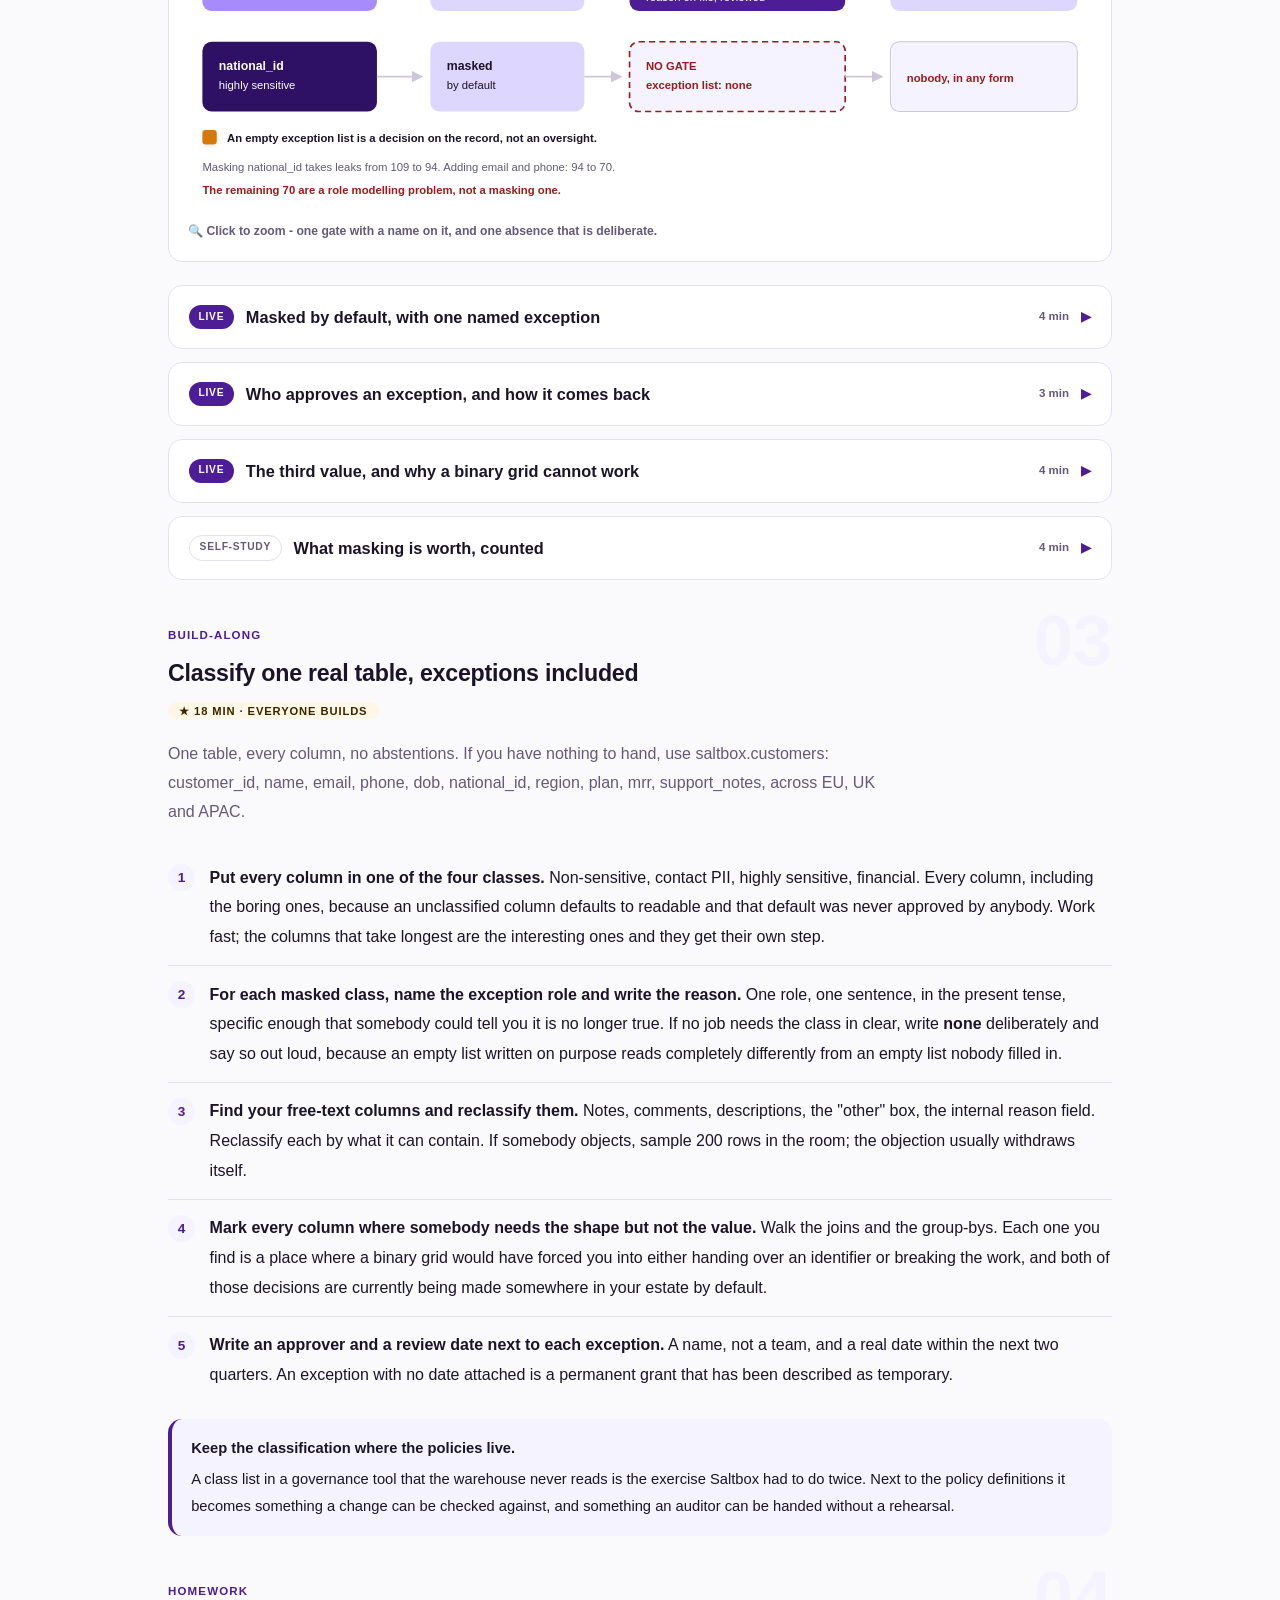
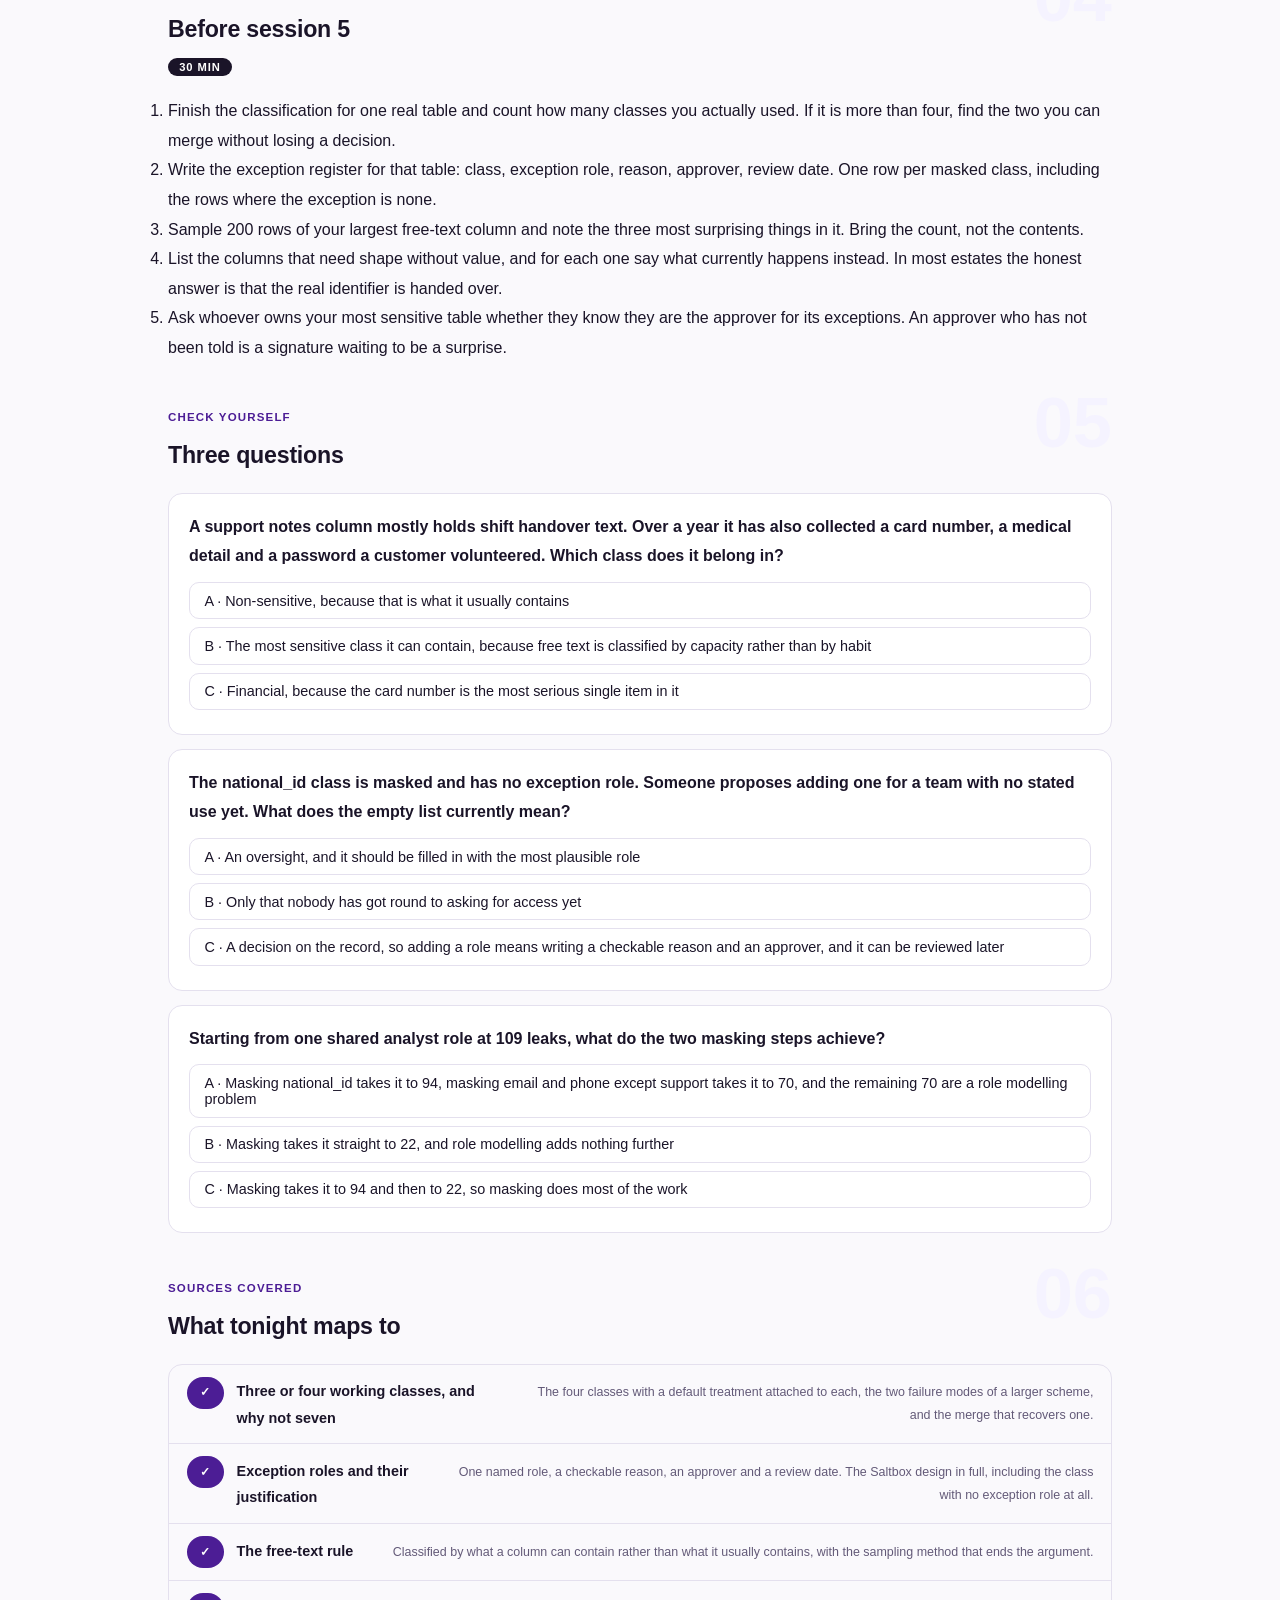
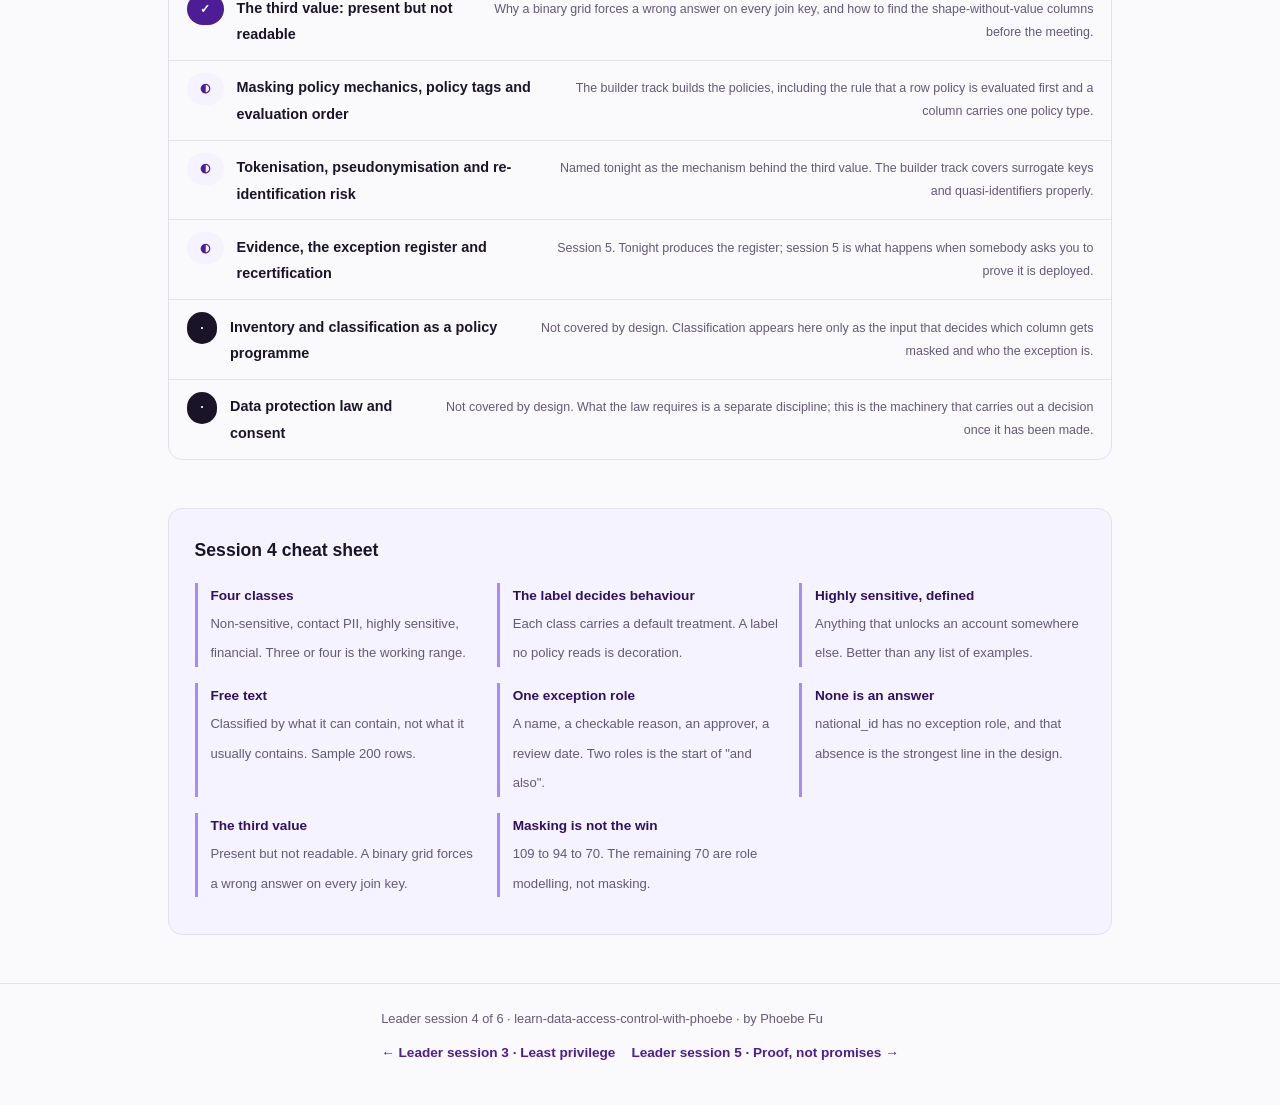
<file: courses/a4-classify-then-mask.html>
<!DOCTYPE html>
<html lang="en">
<head>
<meta charset="UTF-8">
<meta name="viewport" content="width=device-width, initial-scale=1.0">
<!-- social:start -->
<meta name="description" content="Leader session 4 of 6. Four working classes instead of seven, the exception role that carries a written reason, the free-text rule, and the third value that a binary grid cannot express.">
<meta property="og:type" content="article">
<meta property="og:site_name" content="Learn with Phoebe">
<meta property="og:title" content="Classify, then mask - learn data access control with phoebe">
<meta property="og:description" content="Leader session 4 of 6. Four classes, one named exception role per masked class, and the column with no exception at all.">
<meta property="og:url" content="https://phoebefu6.github.io/learn-data-access-control-with-phoebe/courses/a4-classify-then-mask.html">
<meta property="og:image" content="https://phoebefu6.github.io/learn-data-access-control-with-phoebe/assets/og-cover.png">
<meta property="og:image:width" content="1200">
<meta property="og:image:height" content="630">
<meta name="twitter:card" content="summary_large_image">
<meta name="twitter:title" content="Classify, then mask - learn data access control with phoebe">
<meta name="twitter:description" content="Four classes, exception roles with reasons, and why an empty exception list is the strongest statement on the page.">
<meta name="twitter:image" content="https://phoebefu6.github.io/learn-data-access-control-with-phoebe/assets/og-cover.png">
<!-- social:end -->
<title>Leader session 4 · Classify, then mask - learn data access control with phoebe</title>
<link rel="stylesheet" href="../assets/style.css?v=24">
</head>
<body>

<div class="toolbar">
  <div class="wrap">
    <span class="crumb"><a href="../index.html">learn-data-access-control-with-phoebe</a> / Leader session 4 of 6</span>
    <button class="btn" id="toggle-all" type="button">Expand all</button>
    <button class="btn primary" id="zoom-toggle" type="button">Projector zoom: off</button>
  </div>
</div>

<header class="masthead">
  <div class="wrap">
    <div class="eyebrow">Learn Data Access Control with Phoebe · Leader session 4 of 6</div>
    <h1>Classify, <span class="accent">then mask</span></h1>
    <p class="sub">Classification has a bad reputation with leaders, and it deserves most of it: it usually arrives as a seven-tier scheme, a spreadsheet nobody maintains and a workshop that produces labels no policy ever reads. Tonight is the version that survives contact with a warehouse. Four classes, each one attached to a default treatment. One named exception role per masked class, carrying a written reason and a review date. And one class with no exception role at all, which turns out to be the single strongest sentence in the whole design.</p>
    <div class="chip-row">
      <span class="chip level">🟡 Core</span>
      <span class="chip audience">Data and analytics leaders</span>
      <span class="chip time">45 min</span>
    </div>
    <div class="agenda">
      <span class="a1" style="flex:1">0-3 · Welcome</span>
      <span class="a2" style="flex:5">3-22 · Four classes and one exception rule</span>
      <span class="a3" style="flex:4">22-40 · Build-along: classify one table</span>
      <span class="a4" style="flex:1">40-45 · Q&amp;A</span>
    </div>
  </div>
</header>

<main class="wrap">

  <!-- ============ INTRO ============ -->
  <section class="section" id="intro">
    <div class="section-kicker">
      <span class="klabel">Part 0</span>
      <h2>Where classification actually earns its place</h2>
    </div>
    <p class="lede">Sessions 1 to 3 built the frame: three counters that trade against each other, roles against attributes, and least privilege that people can work with instead of route around. All three assume somebody has said which columns matter and how much. That statement is classification, and it is only worth writing if a policy reads it. Tonight it gets written in the form a policy can read, over <strong>saltbox.customers</strong> at Saltbox, a consumer lending startup: ten columns from a plan name to a national ID, three regions, five jobs.</p>

    <div class="legend">
      <span class="pill">Live = presented in the 45 minutes</span>
      <span class="pill">Self-study = the full depth, after class</span>
      <span class="pill">🔍 Every diagram zooms</span>
    </div>

    <div class="callout win">
      <p><strong>★ What you walk out with tonight.</strong> Four classes with a default treatment attached to each, so the label decides the behaviour instead of describing it. The exception rule in its full form, which is a named role plus a written reason plus a date. And the finding most classification exercises miss entirely: the free-text column, which is almost always filed by what it usually holds rather than by what it can hold.</p>
    </div>

    <details class="card" open>
      <summary><span class="mode live">Live</span>A label that no policy reads is decoration<span class="mini">3 min</span><span class="caret">▶</span></summary>
      <div class="body">
        <p>The test for a classification scheme is not whether the tiers are sensible. It is whether a person reading a column name can say, without asking anybody, what happens to that column by default and who is allowed the exception. If the answer needs a meeting, the scheme is a vocabulary rather than a control.</p>
        <p>That is why each class here carries a default treatment. "Contact PII" is not a description of name, email and phone; it is a commitment that those columns come back masked unless a named role asks, and that the named role is written down where the policy lives.</p>
        <div class="callout example">
          <span class="ex-pill">Real world</span>
          <p>Saltbox ran a classification exercise a year before anybody wrote a masking policy. Every column got a tag, the tags went into a governance tool, and the warehouse never referred to them once. When masking finally arrived, the team re-did the whole exercise from scratch, because nobody trusted tags that had never had a consequence attached to them.</p>
        </div>
      </div>
    </details>

    <details class="card">
      <summary><span class="mode self">Self-study</span>The four words this session turns on<span class="mini">4 min</span><span class="caret">▶</span></summary>
      <div class="body">
        <ul>
          <li><strong>Class</strong> - a group of columns that share a default treatment. The design is written against the class, not the column, because a grid of jobs against columns stops being readable at around ten columns.</li>
          <li><strong>Default treatment</strong> - what happens to a column of this class when nobody has said otherwise. Masked, or readable, and never "it depends".</li>
          <li><strong>Exception role</strong> - the one named role allowed to read a masked class in clear, with a stated reason and a review date. A class may have exactly one, or none.</li>
          <li><strong>Masked</strong> - the column comes back transformed rather than removed, so the row stays usable and the value stays unreadable. It is the third value, and it is what lets a job proceed honestly instead of being blocked.</li>
        </ul>
        <p>One thing that is deliberately not on that list is a sensitivity score out of five. Scores invite averaging, averaging invites a threshold, and a threshold is where a column with a national ID in it ends up on the same side of a line as a postcode.</p>
      </div>
    </details>
  </section>

  <!-- ============ PART 1 ============ -->
  <section class="section" id="part-1">
    <div class="section-kicker">
      <span class="klabel">Part 1 · covers the four working classes and the free-text rule</span>
      <h2>Three or four classes, never seven</h2>
      <span class="tag concept">10 min live</span>
    </div>
    <p class="lede">Three or four is not a rule of taste, it is the range where people file columns consistently. Past that, two reasonable colleagues put the same column in different classes, two policies end up disagreeing about it, and the disagreement is discovered by an auditor rather than by you.</p>

    <figure class="zoomable">
      <svg viewBox="0 0 880 400" xmlns="http://www.w3.org/2000/svg" role="img" aria-label="Four class lanes stacked: non-sensitive, contact PII, highly sensitive and financial. Each lane shows its example columns and the default treatment that comes with the class. Below, a support notes column filed as non-sensitive is moved up into the highly sensitive lane by an arrow, because free text is classified by what it can contain.">
        <style>
          .a4aH { font: 800 12px Inter, sans-serif; fill: #1A1428; }
          .a4aM { font: 400 11px Inter, sans-serif; fill: #635A78; }
          .a4aT { font: 800 12px Inter, sans-serif; fill: #fff; }
          .a4aTw { font: 400 11px Inter, sans-serif; fill: #fff; }
          .a4aI { font: 800 12px Inter, sans-serif; fill: #1A1428; }
          .a4aIb { font: 400 11px Inter, sans-serif; fill: #1A1428; }
          .a4aN { font: 700 11px Inter, sans-serif; fill: #1A1428; }
          .a4aR { font: 700 11px Inter, sans-serif; fill: #991B1B; }
          .a4aO { font: 700 11px Inter, sans-serif; fill: #D97706; }
        </style>
        <defs>
          <marker id="a4aAr" viewBox="0 0 10 10" refX="9" refY="5" markerWidth="8" markerHeight="8" orient="auto">
            <path d="M0,0 L10,5 L0,10 z" fill="#D97706"></path>
          </marker>
        </defs>

        <text class="a4aH" x="14" y="26">Four classes, and what each one commits you to</text>
        <text class="a4aM" x="14" y="44">The design is written against the class, so the label decides the behaviour</text>

        <text class="a4aM" x="14" y="62">class</text>
        <text class="a4aM" x="194" y="62">example columns</text>
        <text class="a4aM" x="538" y="62">default treatment</text>

        <rect x="14" y="72" width="170" height="52" rx="9" fill="#DDD6FE"></rect>
        <text class="a4aI" x="30" y="96">Non-sensitive</text>
        <text class="a4aIb" x="30" y="112">no personal content</text>
        <rect x="194" y="72" width="334" height="52" rx="8" fill="#F5F3FF" stroke="#CCC6DB"></rect>
        <text class="a4aIb" x="210" y="104">region, plan, product</text>
        <rect x="538" y="72" width="252" height="52" rx="8" fill="#F5F3FF" stroke="#CCC6DB"></rect>
        <text class="a4aN" x="554" y="98">Readable</text>
        <text class="a4aM" x="554" y="114">anybody with warehouse access</text>

        <rect x="14" y="132" width="170" height="52" rx="9" fill="#A78BFA"></rect>
        <text class="a4aI" x="30" y="156">Contact PII</text>
        <text class="a4aIb" x="30" y="172">reaches a human</text>
        <rect x="194" y="132" width="334" height="52" rx="8" fill="#F5F3FF" stroke="#CCC6DB"></rect>
        <text class="a4aIb" x="210" y="164">name, email, phone</text>
        <rect x="538" y="132" width="252" height="52" rx="8" fill="#F5F3FF" stroke="#CCC6DB"></rect>
        <text class="a4aN" x="554" y="158">Masked by default</text>
        <text class="a4aM" x="554" y="174">one exception role, with a reason</text>

        <rect x="14" y="192" width="170" height="52" rx="9" fill="#2E1065"></rect>
        <text class="a4aT" x="30" y="216">Highly sensitive</text>
        <text class="a4aTw" x="30" y="232">opens another account</text>
        <rect x="194" y="192" width="334" height="52" rx="8" fill="#F5F3FF" stroke="#CCC6DB"></rect>
        <text class="a4aIb" x="210" y="224">national_id, dob</text>
        <rect x="538" y="192" width="252" height="52" rx="8" fill="#F5F3FF" stroke="#CCC6DB"></rect>
        <text class="a4aN" x="554" y="218">Masked, no exception</text>
        <text class="a4aM" x="554" y="234">the absence is the point</text>

        <rect x="14" y="252" width="170" height="52" rx="9" fill="#4C1D95"></rect>
        <text class="a4aT" x="30" y="276">Financial</text>
        <text class="a4aTw" x="30" y="292">restricted, not PII</text>
        <rect x="194" y="252" width="334" height="52" rx="8" fill="#F5F3FF" stroke="#CCC6DB"></rect>
        <text class="a4aIb" x="210" y="284">mrr, balances, credit limit</text>
        <rect x="538" y="252" width="252" height="52" rx="8" fill="#F5F3FF" stroke="#CCC6DB"></rect>
        <text class="a4aN" x="554" y="278">Restricted, readable</text>
        <text class="a4aM" x="554" y="294">where the argument happens</text>

        <rect x="194" y="320" width="334" height="40" rx="8" fill="#F5F3FF" stroke="#D97706"></rect>
        <text class="a4aN" x="210" y="338">support_notes: free text</text>
        <text class="a4aM" x="210" y="354">filed as non-sensitive on day one</text>

        <text class="a4aO" x="548" y="334">what it CAN contain moves it up</text>
        <path d="M 528 340 L 833 340 L 833 250" fill="none" stroke="#D97706" stroke-width="1.8" marker-end="url(#a4aAr)"></path>

        <rect x="14" y="374" width="14" height="14" rx="3" fill="#D97706"></rect>
        <text class="a4aR" x="38" y="386">Seven classes is where two policies start disagreeing about one column.</text>
      </svg>
      <figcaption>🔍 Click to zoom - each class carries its default, and free text does not stay where it was filed.</figcaption>
    </figure>

    <details class="card">
      <summary><span class="mode live">Live</span>The four classes, and the treatment each one implies<span class="mini">4 min</span><span class="caret">▶</span></summary>
      <div class="body">
        <p>Four classes cover a customer table without anybody having to think hard, and thinking hard is exactly what a classification scheme must not require at the moment somebody adds a column.</p>
        <ul>
          <li><strong>Non-sensitive</strong> - region, plan, product. Readable by anybody with warehouse access. This class exists so the other three stay small; if it is empty, the scheme is too suspicious to be used.</li>
          <li><strong>Contact PII</strong> - name, email, phone. Masked by default with one named exception role, because these are the columns whose entire purpose is reaching a specific human.</li>
          <li><strong>Highly sensitive</strong> - national IDs, full dates of birth, and anything that unlocks an account somewhere else. That last phrase is the working definition and it is more useful than any list, because it catches the recovery answer, the partial card number and the passport scan reference nobody thought about.</li>
          <li><strong>Financial</strong> - revenue, balances, limits. Not personal, still restricted, and reliably the class where the actual argument happens, because the people who want it are senior and their reason is genuinely good.</li>
        </ul>
        <p>Notice what the classes do not encode: who is allowed to see them. That comes from the job, and keeping the two apart is what stops the scheme being rewritten every time somebody joins.</p>
      </div>
    </details>

    <details class="card">
      <summary><span class="mode live">Live</span>What goes wrong at seven classes<span class="mini">3 min</span><span class="caret">▶</span></summary>
      <div class="body">
        <p>A seven-tier scheme fails in a specific and boring way, and it is worth naming because the failure is never attributed to the tier count.</p>
        <ul>
          <li><strong>Columns get misfiled.</strong> With four classes, the boundaries are obvious enough that two people agree. With seven, "sensitive personal" and "restricted personal" are both defensible for a date of birth, so the column lands wherever the person filing it happened to be that afternoon.</li>
          <li><strong>Two policies end up disagreeing.</strong> Once a column sits in one class in the governance tool and another in the warehouse tag, both are true and both are enforced somewhere. The disagreement is invisible until an audit reads both.</li>
          <li><strong>Nobody can hold it in their head.</strong> The scheme has to be usable by an engineer adding a column at five o'clock. Four classes fit in a sentence; seven need a page, and the page is not open.</li>
        </ul>
        <p>The recoverable version of a seven-tier scheme is usually four classes with three of them empty. Merging the empty ones costs nothing and removes the ambiguity that was doing the damage.</p>
      </div>
    </details>

    <details class="card">
      <summary><span class="mode live">Live</span>The free-text rule<span class="mini">3 min</span><span class="caret">▶</span></summary>
      <div class="body">
        <p>A column is classified by <strong>what it can contain</strong>, not by what it usually contains. That single sentence catches the biggest classification miss in most estates, and it applies to every free-text field: support notes, comments, internal descriptions, the "other" box on a form.</p>
        <p>Look at what a support notes column accumulates over a year of ordinary use. Agents paste in whatever the conversation required. That means card numbers read out over the phone, medical details offered as the reason for a missed payment, and every so often a password the customer volunteered before anybody could stop them. Nobody intended any of it, and all of it is now sitting in a column filed as operational text.</p>
        <div class="callout tip">
          <p><strong>Sample before you argue.</strong> Take 200 random rows of your largest free-text column and read them. The conversation about which class it belongs in ends in about four minutes, and it ends without anybody having to be persuaded.</p>
        </div>
      </div>
    </details>

    <details class="card">
      <summary><span class="mode self">Self-study</span>The two boundaries that actually get argued<span class="mini">4 min</span><span class="caret">▶</span></summary>
      <div class="body">
        <p>Two columns cause most of the debate in a first classification pass, and both are worth deciding in advance so the meeting does not stall on them.</p>
        <ul>
          <li><strong>Date of birth.</strong> Argued as contact PII because it feels mild, and it belongs in highly sensitive because it is a standard identity verification answer at banks, telecoms and utilities. A birth date plus a name is often enough to pass a phone check somewhere else, which is precisely the "unlocks another account" test.</li>
          <li><strong>The customer identifier.</strong> Argued as non-sensitive because it is a meaningless integer, and it is not meaningless once it can be joined back to a table that carries a name. Identifiers are usually the column that needs the third value rather than either binary answer.</li>
        </ul>
        <p>A third one shows up later and rarely in the first pass: <strong>derived columns</strong>. A risk score computed from a national ID does not carry the ID, but it can leak information about it, and a churn probability sitting next to a name is a statement about a person. Derived columns inherit the class of their most sensitive input until somebody demonstrates otherwise.</p>
      </div>
    </details>
  </section>

  <!-- ============ PART 2 ============ -->
  <section class="section" id="part-2">
    <div class="section-kicker">
      <span class="klabel">Part 2 · covers exception roles, approval, review and the third value</span>
      <h2>The exception is the whole decision</h2>
      <span class="tag concept">8 min live</span>
    </div>
    <p class="lede">Masking a class is the easy half and it is not where the risk lives. Everything interesting is in the exception: which single role reads the class in clear, for what stated reason, approved by whom, reviewed when. A masked class with a vague exception is weaker than an unmasked one, because it looks decided.</p>

    <figure class="zoomable">
      <svg viewBox="0 0 880 340" xmlns="http://www.w3.org/2000/svg" role="img" aria-label="The Saltbox exception map. Contact PII is masked by default and passes through a labelled gate naming support agent as the one exception role with its reason. National ID is masked by default and has no gate at all, so nobody reads it in any form. A note says an empty exception list is a decision on the record.">
        <style>
          .a4bH { font: 800 12px Inter, sans-serif; fill: #1A1428; }
          .a4bM { font: 400 11px Inter, sans-serif; fill: #635A78; }
          .a4bT { font: 800 12px Inter, sans-serif; fill: #fff; }
          .a4bTw { font: 400 11px Inter, sans-serif; fill: #fff; }
          .a4bI { font: 800 12px Inter, sans-serif; fill: #1A1428; }
          .a4bIb { font: 400 11px Inter, sans-serif; fill: #1A1428; }
          .a4bN { font: 700 11px Inter, sans-serif; fill: #1A1428; }
          .a4bR { font: 700 11px Inter, sans-serif; fill: #991B1B; }
        </style>
        <defs>
          <marker id="a4bAr" viewBox="0 0 10 10" refX="9" refY="5" markerWidth="7" markerHeight="7" orient="auto">
            <path d="M0,0 L10,5 L0,10 z" fill="#CCC6DB"></path>
          </marker>
        </defs>

        <text class="a4bH" x="14" y="26">The Saltbox exception map</text>
        <text class="a4bM" x="14" y="44">Two masked classes. One has a gate, one does not.</text>

        <text class="a4bM" x="14" y="68">column</text>
        <text class="a4bM" x="236" y="68">default</text>
        <text class="a4bM" x="430" y="68">exception</text>
        <text class="a4bM" x="684" y="68">who reads it in clear</text>

        <rect x="14" y="78" width="170" height="68" rx="9" fill="#A78BFA"></rect>
        <text class="a4bI" x="30" y="106">email, phone</text>
        <text class="a4bIb" x="30" y="124">contact PII</text>
        <line x1="184" y1="112" x2="228" y2="112" stroke="#CCC6DB" stroke-width="1.6" marker-end="url(#a4bAr)"></line>
        <rect x="236" y="78" width="150" height="68" rx="9" fill="#DDD6FE"></rect>
        <text class="a4bI" x="252" y="106">masked</text>
        <text class="a4bIb" x="252" y="124">by default</text>
        <line x1="386" y1="112" x2="422" y2="112" stroke="#CCC6DB" stroke-width="1.6" marker-end="url(#a4bAr)"></line>
        <rect x="430" y="78" width="210" height="68" rx="9" fill="#4C1D95"></rect>
        <text class="a4bT" x="446" y="100">GATE</text>
        <text class="a4bTw" x="446" y="118">role: support_agent</text>
        <text class="a4bTw" x="446" y="136">reason on file, reviewed</text>
        <line x1="640" y1="112" x2="676" y2="112" stroke="#CCC6DB" stroke-width="1.6" marker-end="url(#a4bAr)"></line>
        <rect x="684" y="78" width="182" height="68" rx="9" fill="#DDD6FE"></rect>
        <text class="a4bI" x="700" y="106">support_agent</text>
        <text class="a4bIb" x="700" y="124">must reach the human</text>

        <rect x="14" y="176" width="170" height="68" rx="9" fill="#2E1065"></rect>
        <text class="a4bT" x="30" y="204">national_id</text>
        <text class="a4bTw" x="30" y="222">highly sensitive</text>
        <line x1="184" y1="210" x2="228" y2="210" stroke="#CCC6DB" stroke-width="1.6" marker-end="url(#a4bAr)"></line>
        <rect x="236" y="176" width="150" height="68" rx="9" fill="#DDD6FE"></rect>
        <text class="a4bI" x="252" y="204">masked</text>
        <text class="a4bIb" x="252" y="222">by default</text>
        <line x1="386" y1="210" x2="422" y2="210" stroke="#CCC6DB" stroke-width="1.6" marker-end="url(#a4bAr)"></line>
        <rect x="430" y="176" width="210" height="68" rx="9" fill="#F5F3FF" stroke="#991B1B" stroke-width="1.6" stroke-dasharray="6 4"></rect>
        <text class="a4bR" x="446" y="204">NO GATE</text>
        <text class="a4bR" x="446" y="222">exception list: none</text>
        <line x1="640" y1="210" x2="676" y2="210" stroke="#CCC6DB" stroke-width="1.6" marker-end="url(#a4bAr)"></line>
        <rect x="684" y="176" width="182" height="68" rx="9" fill="#F5F3FF" stroke="#CCC6DB"></rect>
        <text class="a4bR" x="700" y="215">nobody, in any form</text>

        <rect x="14" y="262" width="14" height="14" rx="3" fill="#D97706"></rect>
        <text class="a4bN" x="38" y="274">An empty exception list is a decision on the record, not an oversight.</text>
        <text class="a4bM" x="14" y="302">Masking national_id takes leaks from 109 to 94. Adding email and phone: 94 to 70.</text>
        <text class="a4bR" x="14" y="324">The remaining 70 are a role modelling problem, not a masking one.</text>
      </svg>
      <figcaption>🔍 Click to zoom - one gate with a name on it, and one absence that is deliberate.</figcaption>
    </figure>

    <details class="card">
      <summary><span class="mode live">Live</span>Masked by default, with one named exception<span class="mini">4 min</span><span class="caret">▶</span></summary>
      <div class="body">
        <p>The Saltbox design masks contact PII for everybody and names exactly one exception: the support agent role, because support has to reach the actual human on the other end of a ticket. That reason is written next to the exception, in one sentence, and it is deliberately specific enough to be falsified. If support ever stops making outbound contact, the sentence is no longer true and the exception goes.</p>
        <p><strong>National ID has no exception role at all</strong>, and that absence is the point rather than a gap somebody has not got to yet. Nobody at Saltbox has a job that requires reading a national ID out of the warehouse, so there is no role to name. An empty exception list survives a review, because there is nothing to justify. A list with one vague entry does not.</p>
        <ul>
          <li><strong>One role, not a group of roles.</strong> Two exception roles on one class is the beginning of "and also", and "and also" is how a masked class quietly becomes readable.</li>
          <li><strong>A reason a stranger can evaluate.</strong> "Operational necessity" is not a reason. "Has to phone the customer back" is, because somebody can check whether it is still true.</li>
          <li><strong>Absence beats vagueness.</strong> The strongest line in a design is a class with no exception at all, and it only stays strong if nobody adds a hedge to it.</li>
        </ul>
      </div>
    </details>

    <details class="card">
      <summary><span class="mode live">Live</span>Who approves an exception, and how it comes back<span class="mini">3 min</span><span class="caret">▶</span></summary>
      <div class="body">
        <p>An exception needs three things attached to it before it is deployed, and the third is the one that is always missing.</p>
        <table class="clean">
          <thead>
            <tr><th>Attached to the exception</th><th>Why it is there</th></tr>
          </thead>
          <tbody>
            <tr><td>A named role, never a person</td><td>People join and leave the role; the decision is about the job, so it survives them</td></tr>
            <tr><td>A one-sentence reason</td><td>The only thing a reviewer can evaluate later. It has to be checkable, not respectable</td></tr>
            <tr><td>An approver, by name</td><td>Whoever owns the table. Not the platform engineer who has the ability, and not the requester's manager alone</td></tr>
            <tr><td>A review date</td><td>Without one, the exception outlives the reason and nobody notices, because nothing prompts anybody to look</td></tr>
          </tbody>
        </table>
        <p>The review itself is short if the reason was written well: read the sentence, ask whether it is still true, keep or remove. A review that requires reconstructing why an exception exists has already failed, and it fails at the moment the exception is granted rather than at the review.</p>
      </div>
    </details>

    <details class="card">
      <summary><span class="mode live">Live</span>The third value, and why a binary grid cannot work<span class="mini">4 min</span><span class="caret">▶</span></summary>
      <div class="body">
        <p>Some jobs need a column to be <em>present</em> without needing it to be <em>readable</em>. That is not a compromise, it is the honest requirement, and a grid offering only allowed or denied forces a wrong answer every time it comes up.</p>
        <p>The churn model at Saltbox is the clean example. It needs a stable customer key so rows join across tables and across months. It does not need to know whose key it is. Allowed hands over a real identifier the work never asked for. Denied removes the join and the model with it. The third value, masked, keeps the rows joinable and the people unidentifiable, and it is the only answer that is true to the requirement.</p>
        <div class="callout tip">
          <p><strong>Find these before the meeting.</strong> Any column used in a join, a group-by or a segment definition is a candidate for shape-without-value. In most customer tables it is the identifier, the postcode and the birth date, and all three usually arrive at the meeting classified as a binary fight.</p>
        </div>
      </div>
    </details>

    <details class="card">
      <summary><span class="mode self">Self-study</span>What masking is worth, counted<span class="mini">4 min</span><span class="caret">▶</span></summary>
      <div class="body">
        <p>Saltbox scored every combination of five jobs, ten columns and three regions against the written design: 150 requests, of which 41 legitimately need a value in clear, 3 need it masked and 106 have no business being answered. Masking gets added in two steps.</p>
        <table class="clean">
          <thead>
            <tr><th>Policies on</th><th>Leaks</th><th>Over-blocks</th><th>Standing privileges</th></tr>
          </thead>
          <tbody>
            <tr><td>One shared analyst role</td><td>109</td><td>0</td><td>30</td></tr>
            <tr><td>+ mask national_id for everybody</td><td>94</td><td>0</td><td>25</td></tr>
            <tr><td>+ mask email and phone, except support</td><td>70</td><td>0</td><td>17</td></tr>
            <tr><td>+ split the shared role five ways</td><td>22</td><td>0</td><td>1</td></tr>
          </tbody>
        </table>
        <p>Read that honestly and it is uncomfortable. Two rounds of masking, which is the work everybody associates with data protection, take leaks from <strong>109 to 94 to 70</strong>. The next row, splitting one shared role into five, takes 70 down to 22 and standing privileges from 17 to 1. <strong>The remaining 70 are a role modelling problem rather than a masking one.</strong></p>
        <p>The lesson is not that masking is optional. It is that masking is the visible control and role modelling is the effective one, so a programme that spends its whole first year on classification and masking will report real progress and still be holding most of its exposure.</p>
      </div>
    </details>
  </section>

  <!-- ============ BUILD-ALONG ============ -->
  <section class="section" id="demo-1">
    <div class="section-kicker">
      <span class="klabel">Build-along</span>
      <h2>Classify one real table, exceptions included</h2>
      <span class="tag demo">★ 18 min · everyone builds</span>
    </div>
    <p class="lede">One table, every column, no abstentions. If you have nothing to hand, use saltbox.customers: customer_id, name, email, phone, dob, national_id, region, plan, mrr, support_notes, across EU, UK and APAC.</p>

    <div class="steps">
      <div class="step">
        <p><strong>Put every column in one of the four classes.</strong> Non-sensitive, contact PII, highly sensitive, financial. Every column, including the boring ones, because an unclassified column defaults to readable and that default was never approved by anybody. Work fast; the columns that take longest are the interesting ones and they get their own step.</p>
      </div>
      <div class="step">
        <p><strong>For each masked class, name the exception role and write the reason.</strong> One role, one sentence, in the present tense, specific enough that somebody could tell you it is no longer true. If no job needs the class in clear, write <strong>none</strong> deliberately and say so out loud, because an empty list written on purpose reads completely differently from an empty list nobody filled in.</p>
      </div>
      <div class="step">
        <p><strong>Find your free-text columns and reclassify them.</strong> Notes, comments, descriptions, the "other" box, the internal reason field. Reclassify each by what it can contain. If somebody objects, sample 200 rows in the room; the objection usually withdraws itself.</p>
      </div>
      <div class="step">
        <p><strong>Mark every column where somebody needs the shape but not the value.</strong> Walk the joins and the group-bys. Each one you find is a place where a binary grid would have forced you into either handing over an identifier or breaking the work, and both of those decisions are currently being made somewhere in your estate by default.</p>
      </div>
      <div class="step">
        <p><strong>Write an approver and a review date next to each exception.</strong> A name, not a team, and a real date within the next two quarters. An exception with no date attached is a permanent grant that has been described as temporary.</p>
      </div>
    </div>

    <div class="callout tip">
      <p><strong>Keep the classification where the policies live.</strong> A class list in a governance tool that the warehouse never reads is the exercise Saltbox had to do twice. Next to the policy definitions it becomes something a change can be checked against, and something an auditor can be handed without a rehearsal.</p>
    </div>
  </section>

  <!-- ============ HOMEWORK ============ -->
  <section class="section" id="exercise">
    <div class="section-kicker">
      <span class="klabel">Homework</span>
      <h2>Before session 5</h2>
      <span class="tag exercise">30 min</span>
    </div>
    <ol>
      <li>Finish the classification for one real table and count how many classes you actually used. If it is more than four, find the two you can merge without losing a decision.</li>
      <li>Write the exception register for that table: class, exception role, reason, approver, review date. One row per masked class, including the rows where the exception is none.</li>
      <li>Sample 200 rows of your largest free-text column and note the three most surprising things in it. Bring the count, not the contents.</li>
      <li>List the columns that need shape without value, and for each one say what currently happens instead. In most estates the honest answer is that the real identifier is handed over.</li>
      <li>Ask whoever owns your most sensitive table whether they know they are the approver for its exceptions. An approver who has not been told is a signature waiting to be a surprise.</li>
    </ol>
  </section>

  <!-- ============ QUIZ ============ -->
  <section class="section" id="quiz">
    <div class="section-kicker">
      <span class="klabel">Check yourself</span>
      <h2>Three questions</h2>
    </div>

    <div class="quiz-q" data-answer="1">
      <p class="qtext">A support notes column mostly holds shift handover text. Over a year it has also collected a card number, a medical detail and a password a customer volunteered. Which class does it belong in?</p>
      <button class="qopt" type="button">A · Non-sensitive, because that is what it usually contains</button>
      <button class="qopt" type="button">B · The most sensitive class it can contain, because free text is classified by capacity rather than by habit</button>
      <button class="qopt" type="button">C · Financial, because the card number is the most serious single item in it</button>
      <p class="qwhy">Free text accumulates whatever the conversation required. Classifying it by typical content guarantees the exceptions are unprotected, and the exceptions are the whole reason the column matters.</p>
    </div>

    <div class="quiz-q" data-answer="2">
      <p class="qtext">The national_id class is masked and has no exception role. Someone proposes adding one for a team with no stated use yet. What does the empty list currently mean?</p>
      <button class="qopt" type="button">A · An oversight, and it should be filled in with the most plausible role</button>
      <button class="qopt" type="button">B · Only that nobody has got round to asking for access yet</button>
      <button class="qopt" type="button">C · A decision on the record, so adding a role means writing a checkable reason and an approver, and it can be reviewed later</button>
      <p class="qwhy">Absence beats vagueness. An empty exception list survives a review because there is nothing to justify, and anything added to it has to arrive with a reason somebody outside the team can evaluate.</p>
    </div>

    <div class="quiz-q" data-answer="0">
      <p class="qtext">Starting from one shared analyst role at 109 leaks, what do the two masking steps achieve?</p>
      <button class="qopt" type="button">A · Masking national_id takes it to 94, masking email and phone except support takes it to 70, and the remaining 70 are a role modelling problem</button>
      <button class="qopt" type="button">B · Masking takes it straight to 22, and role modelling adds nothing further</button>
      <button class="qopt" type="button">C · Masking takes it to 94 and then to 22, so masking does most of the work</button>
      <p class="qwhy">109 to 94 to 70. The next step, splitting the shared role five ways, is what takes 70 to 22 and standing privileges from 17 to 1. Masking is the visible control; role modelling is the effective one.</p>
    </div>

    <p class="quiz-score"></p>
  </section>

  <!-- ============ COVERAGE ============ -->
  <section class="section" id="official">
    <div class="section-kicker">
      <span class="klabel">Sources covered</span>
      <h2>What tonight maps to</h2>
    </div>
    <div class="covered">
      <div class="covered-row">
        <span class="status pill solid">✓</span>
        <span class="name">Three or four working classes, and why not seven</span>
        <span class="note">The four classes with a default treatment attached to each, the two failure modes of a larger scheme, and the merge that recovers one.</span>
      </div>
      <div class="covered-row">
        <span class="status pill solid">✓</span>
        <span class="name">Exception roles and their justification</span>
        <span class="note">One named role, a checkable reason, an approver and a review date. The Saltbox design in full, including the class with no exception role at all.</span>
      </div>
      <div class="covered-row">
        <span class="status pill solid">✓</span>
        <span class="name">The free-text rule</span>
        <span class="note">Classified by what a column can contain rather than what it usually contains, with the sampling method that ends the argument.</span>
      </div>
      <div class="covered-row">
        <span class="status pill solid">✓</span>
        <span class="name">The third value: present but not readable</span>
        <span class="note">Why a binary grid forces a wrong answer on every join key, and how to find the shape-without-value columns before the meeting.</span>
      </div>
      <div class="covered-row">
        <span class="status pill light">◐</span>
        <span class="name">Masking policy mechanics, policy tags and evaluation order</span>
        <span class="note">The builder track builds the policies, including the rule that a row policy is evaluated first and a column carries one policy type.</span>
      </div>
      <div class="covered-row">
        <span class="status pill light">◐</span>
        <span class="name">Tokenisation, pseudonymisation and re-identification risk</span>
        <span class="note">Named tonight as the mechanism behind the third value. The builder track covers surrogate keys and quasi-identifiers properly.</span>
      </div>
      <div class="covered-row">
        <span class="status pill light">◐</span>
        <span class="name">Evidence, the exception register and recertification</span>
        <span class="note">Session 5. Tonight produces the register; session 5 is what happens when somebody asks you to prove it is deployed.</span>
      </div>
      <div class="covered-row">
        <span class="status pill inkpill">·</span>
        <span class="name">Inventory and classification as a policy programme</span>
        <span class="note">Not covered by design. Classification appears here only as the input that decides which column gets masked and who the exception is.</span>
      </div>
      <div class="covered-row">
        <span class="status pill inkpill">·</span>
        <span class="name">Data protection law and consent</span>
        <span class="note">Not covered by design. What the law requires is a separate discipline; this is the machinery that carries out a decision once it has been made.</span>
      </div>
    </div>
  </section>

  <!-- ============ CHEAT SHEET ============ -->
  <section class="cheat" id="cheatsheet">
    <h3>Session 4 cheat sheet</h3>
    <div class="grid-2">
      <div class="cheat-item"><b>Four classes</b><span>Non-sensitive, contact PII, highly sensitive, financial. Three or four is the working range.</span></div>
      <div class="cheat-item"><b>The label decides behaviour</b><span>Each class carries a default treatment. A label no policy reads is decoration.</span></div>
      <div class="cheat-item"><b>Highly sensitive, defined</b><span>Anything that unlocks an account somewhere else. Better than any list of examples.</span></div>
      <div class="cheat-item"><b>Free text</b><span>Classified by what it can contain, not what it usually contains. Sample 200 rows.</span></div>
      <div class="cheat-item"><b>One exception role</b><span>A name, a checkable reason, an approver, a review date. Two roles is the start of "and also".</span></div>
      <div class="cheat-item"><b>None is an answer</b><span>national_id has no exception role, and that absence is the strongest line in the design.</span></div>
      <div class="cheat-item"><b>The third value</b><span>Present but not readable. A binary grid forces a wrong answer on every join key.</span></div>
      <div class="cheat-item"><b>Masking is not the win</b><span>109 to 94 to 70. The remaining 70 are role modelling, not masking.</span></div>
    </div>
  </section>

</main>

<footer class="pagefoot">
  <div class="wrap">
    <p>Leader session 4 of 6 · learn-data-access-control-with-phoebe · by Phoebe Fu</p>
    <nav class="pagenav">
      <a href="a3-least-privilege.html">← Leader session 3 · Least privilege</a>
      <a href="a5-proof-not-promises.html">Leader session 5 · Proof, not promises →</a>
    </nav>
  </div>
</footer>

<script src="../assets/app.js?v=22"></script>
</body>
</html>
</file>
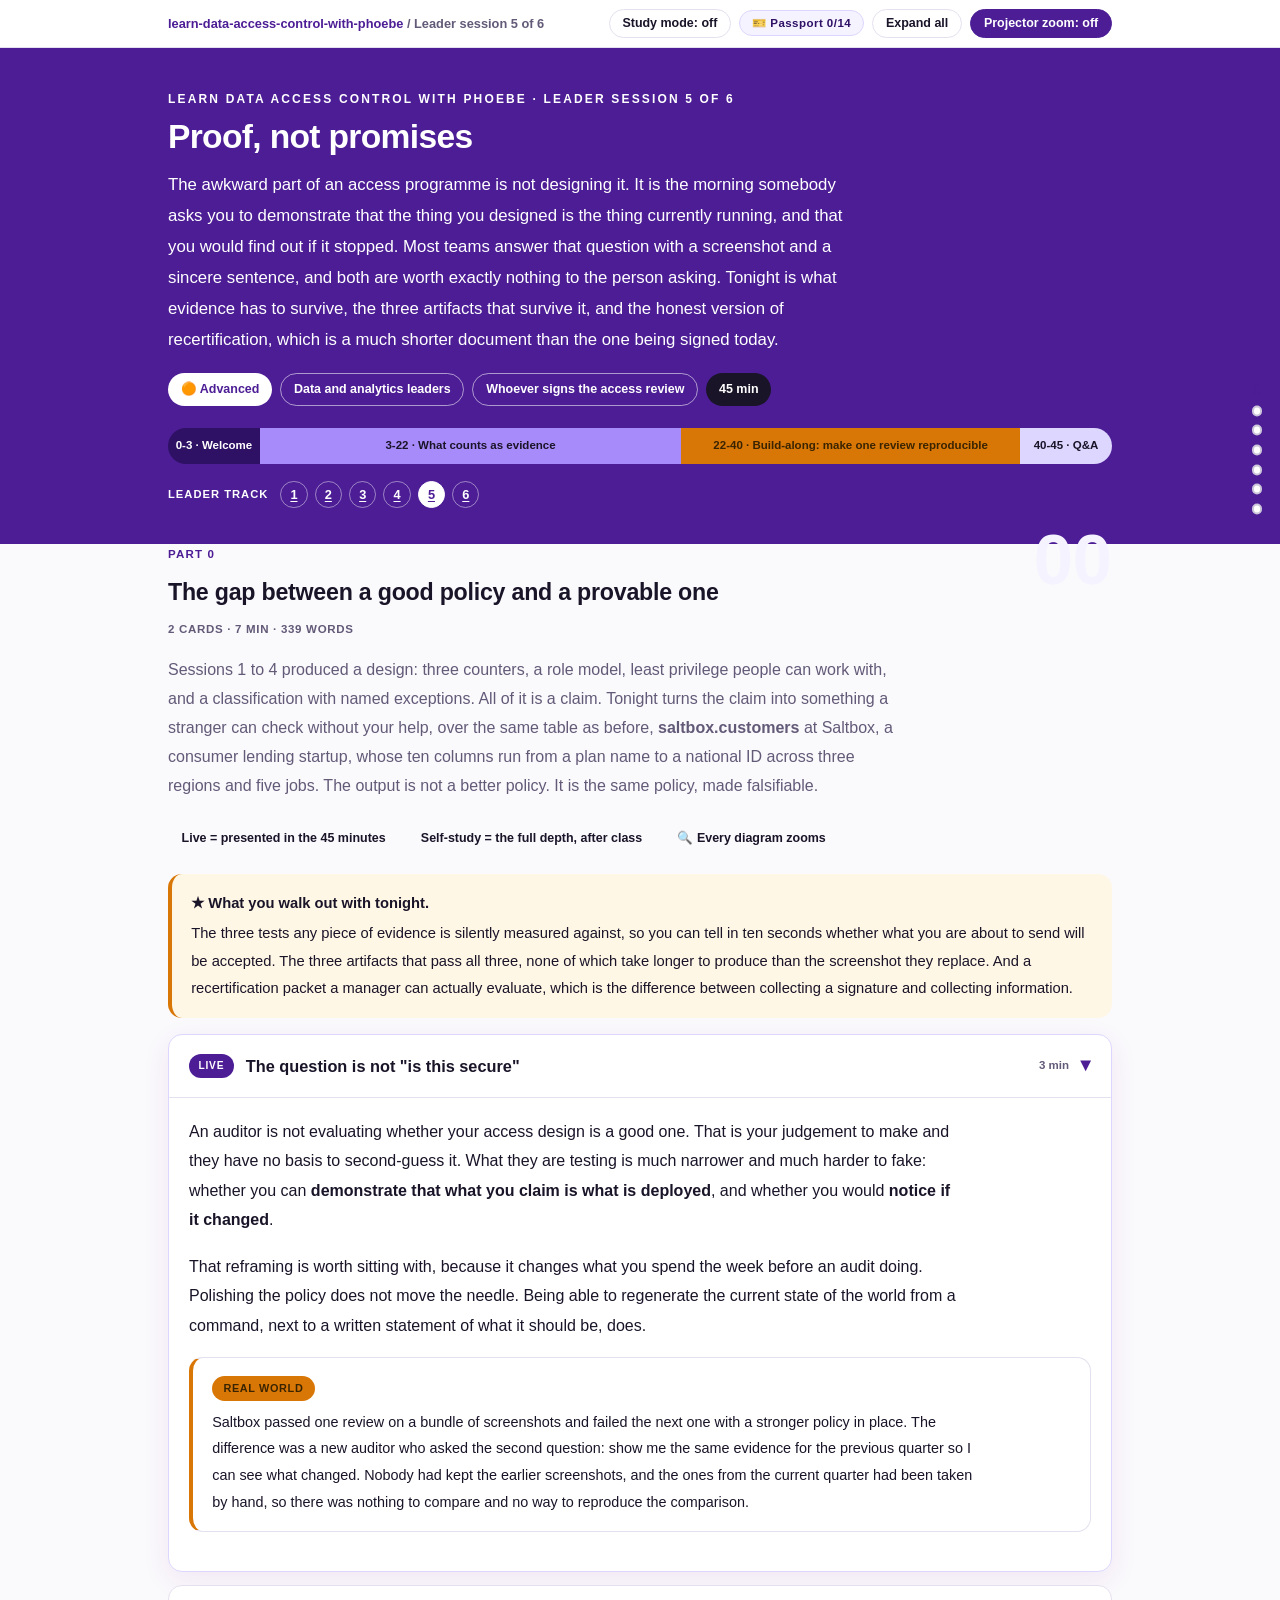
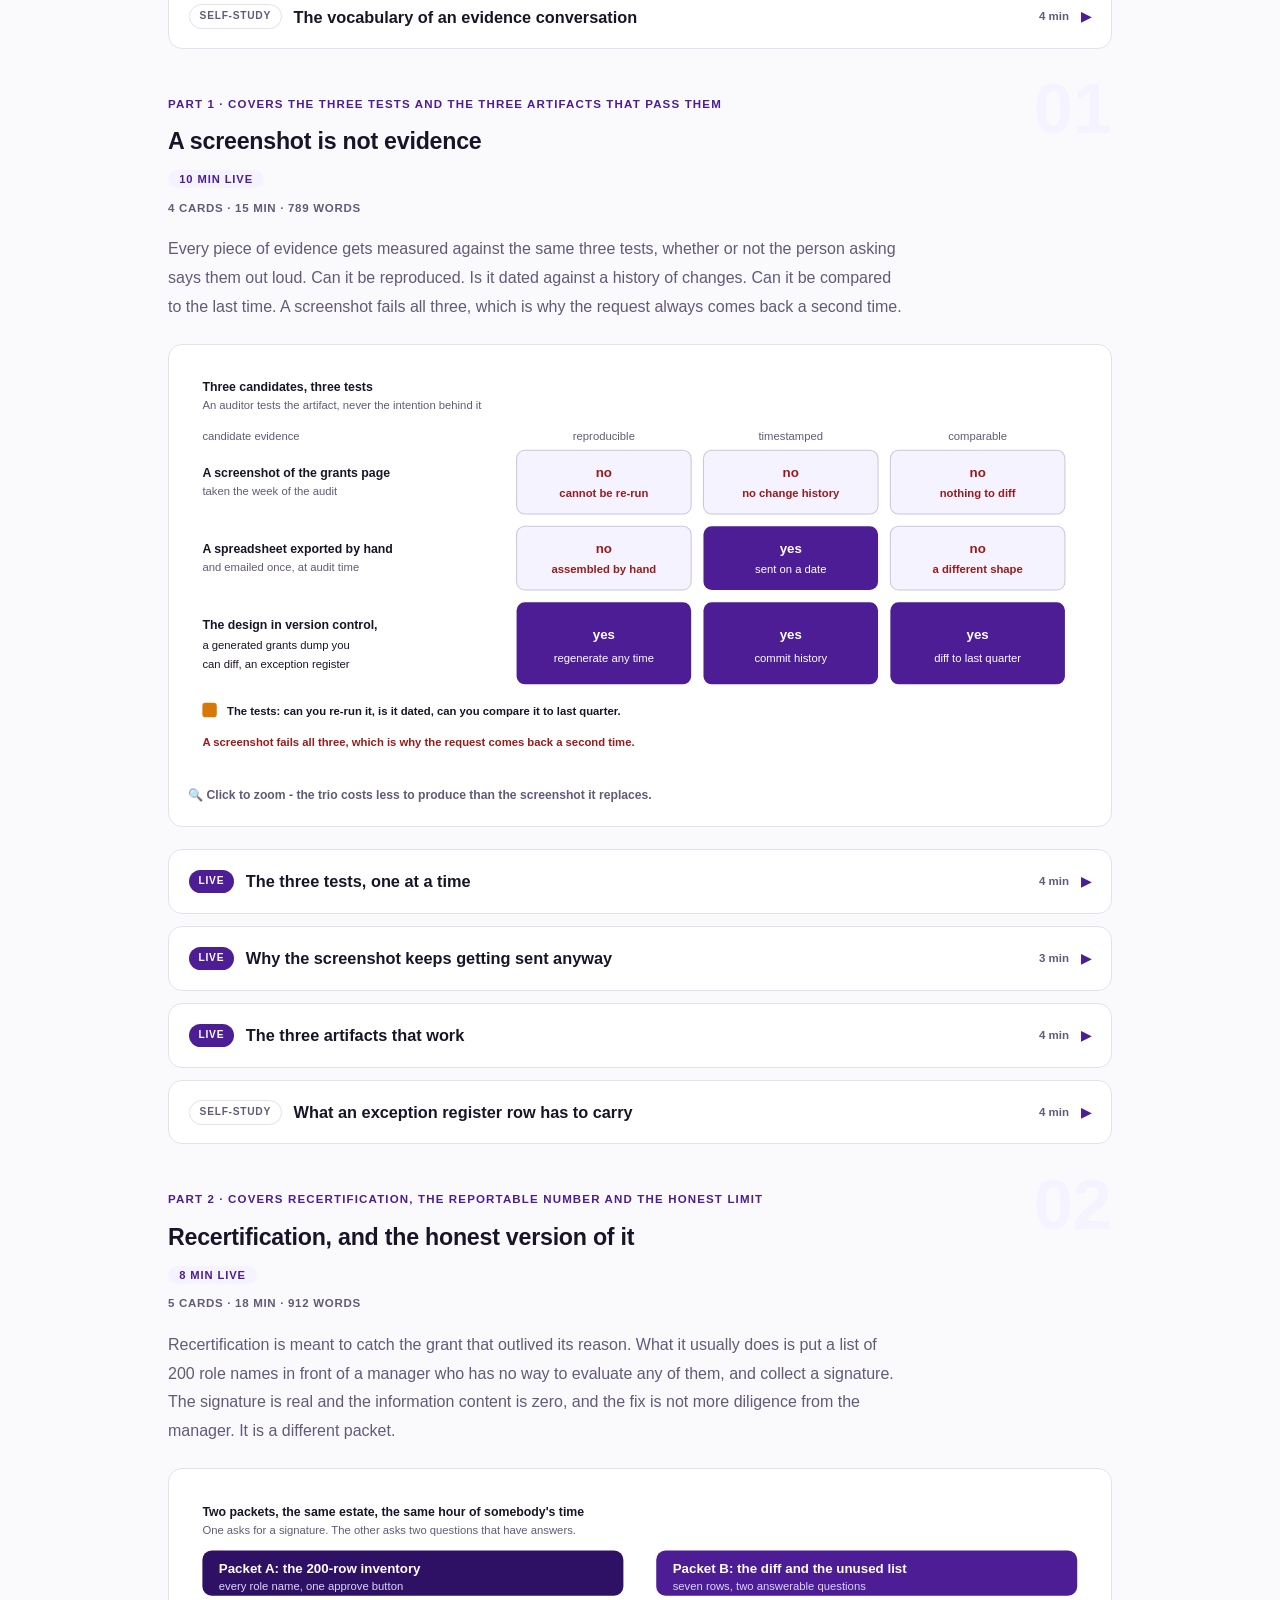
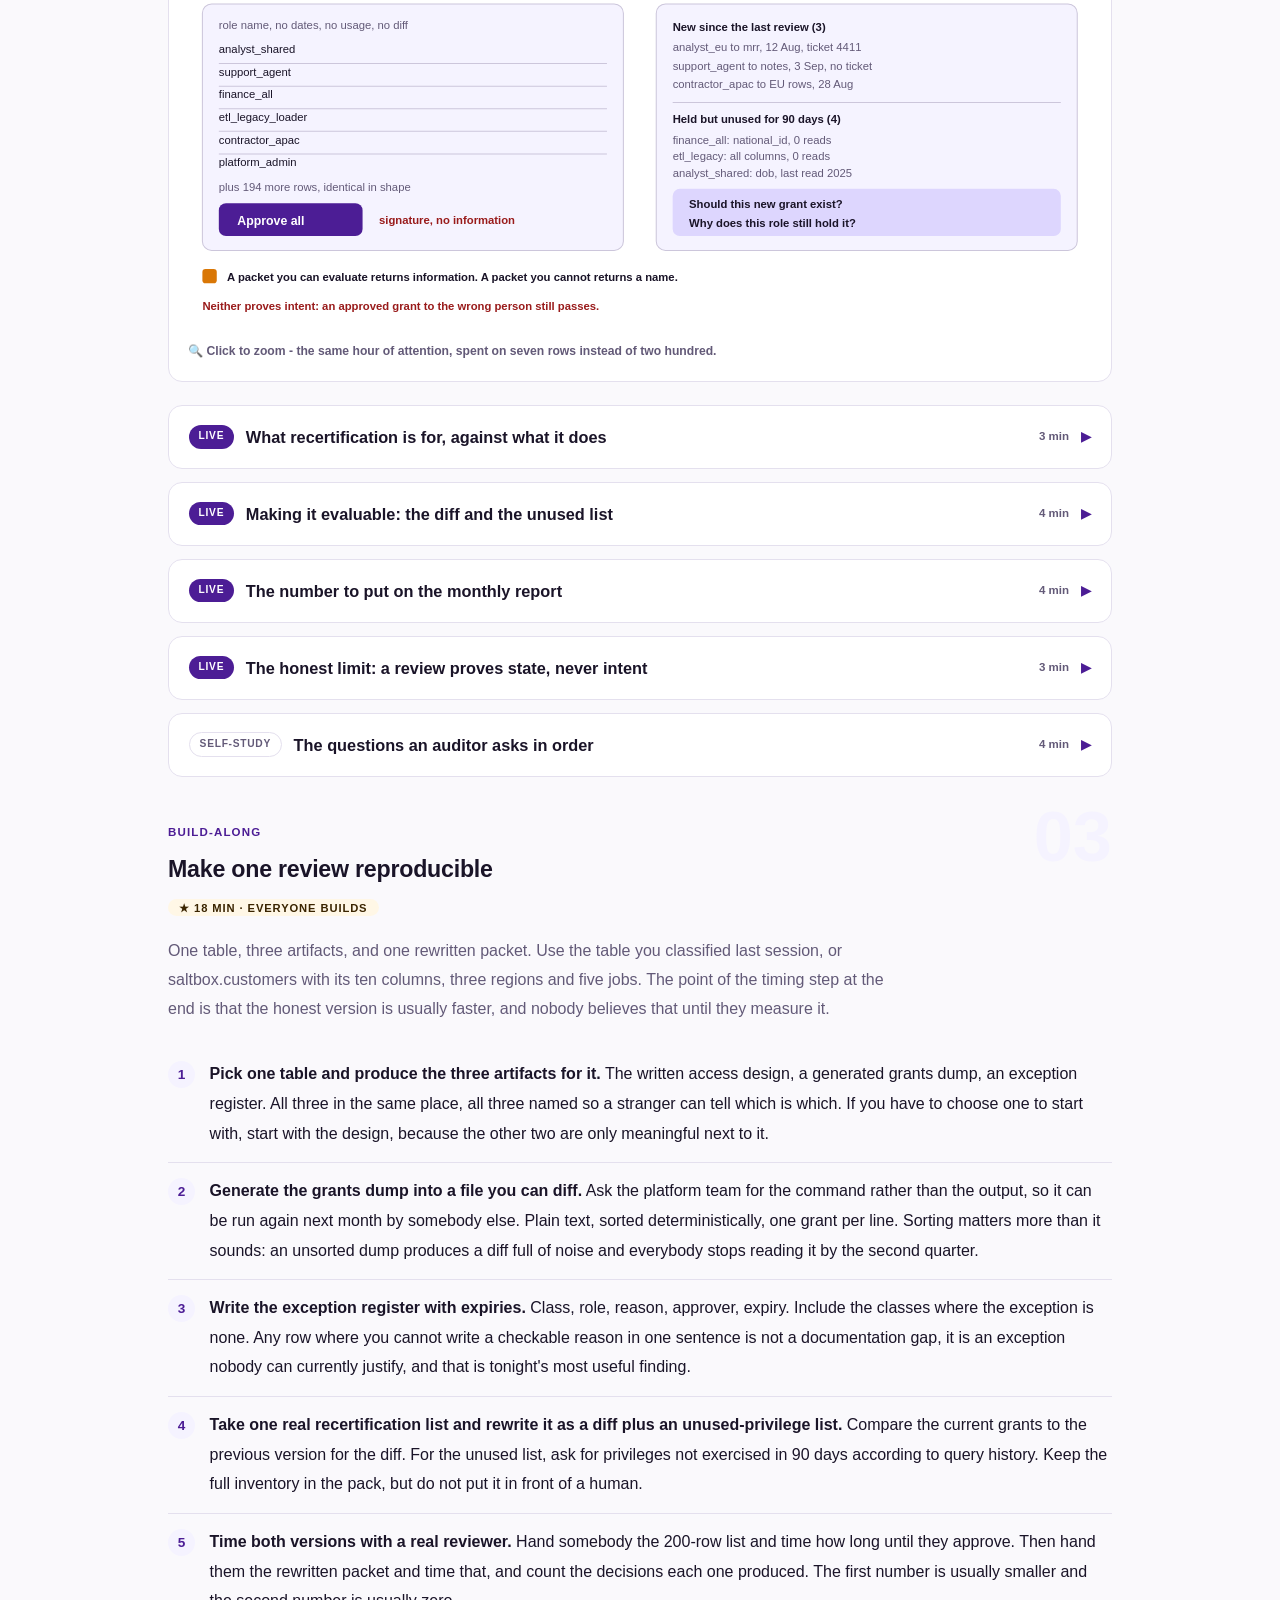
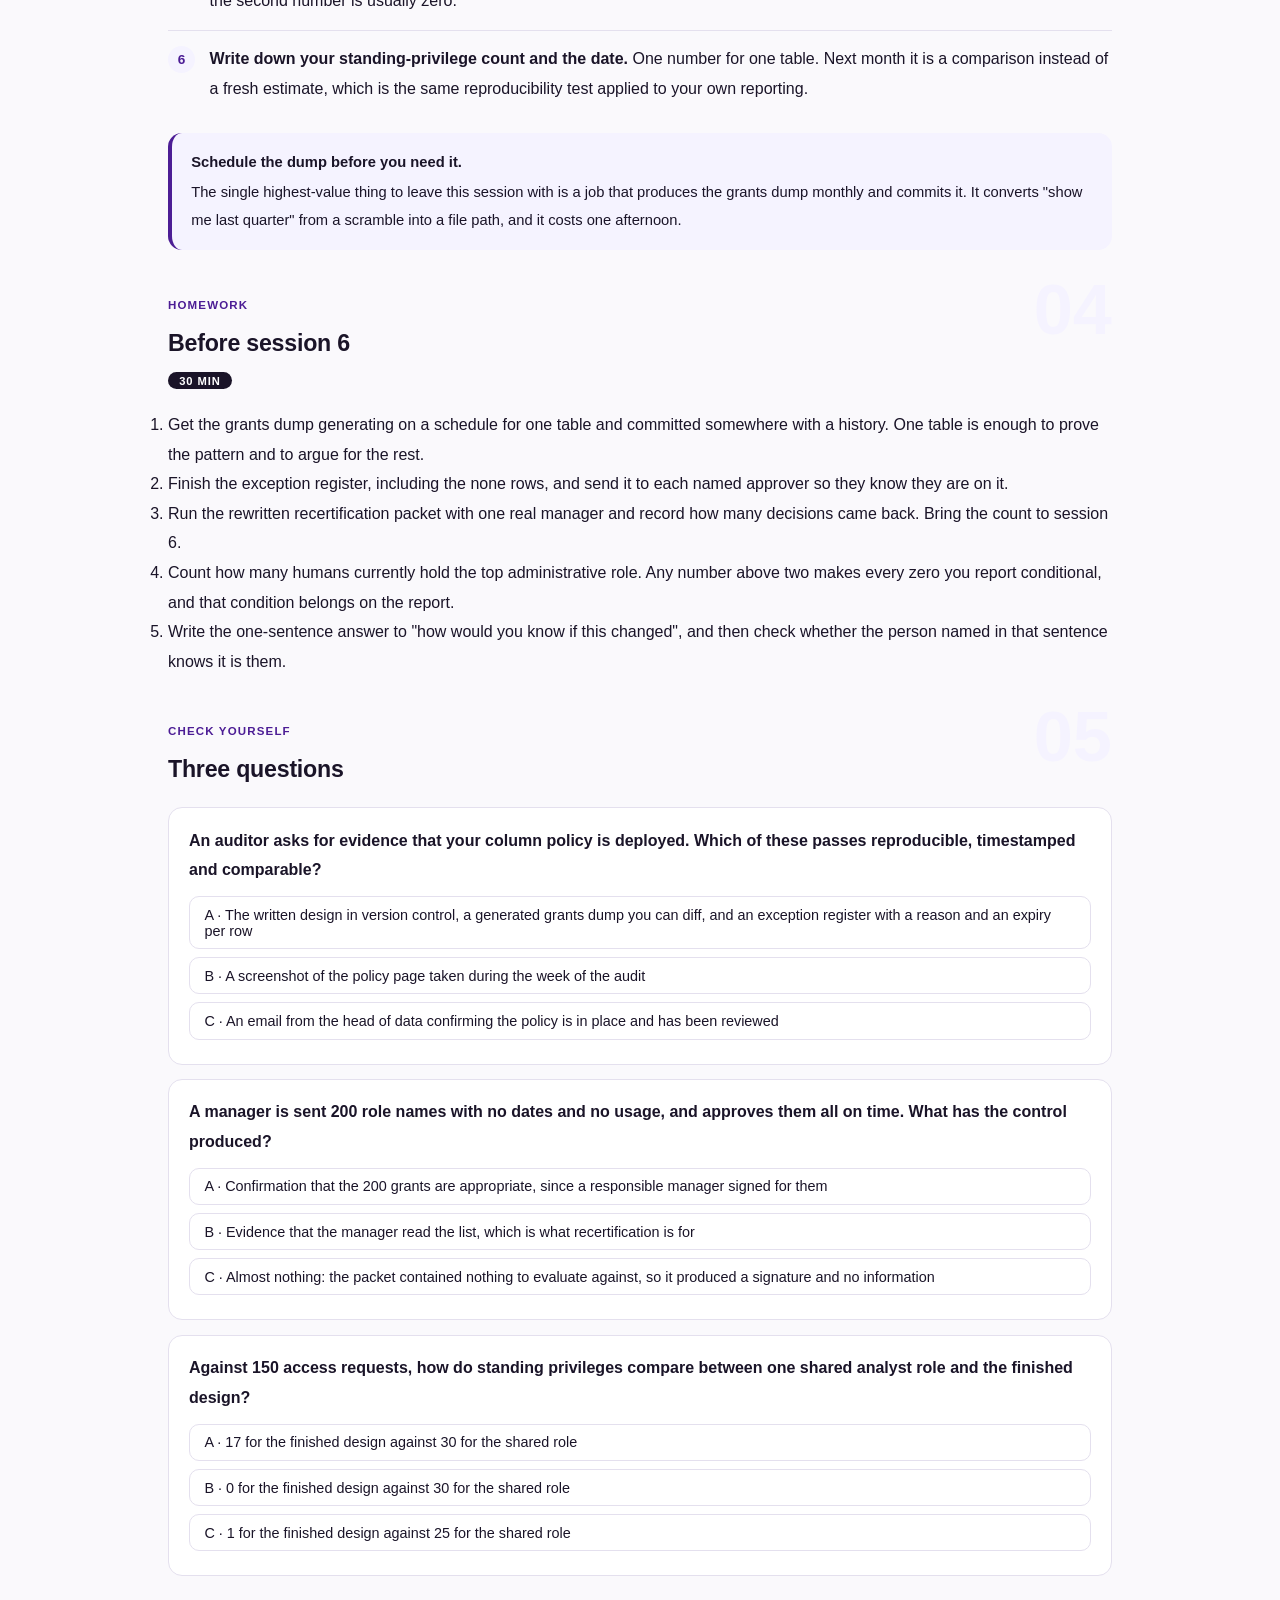
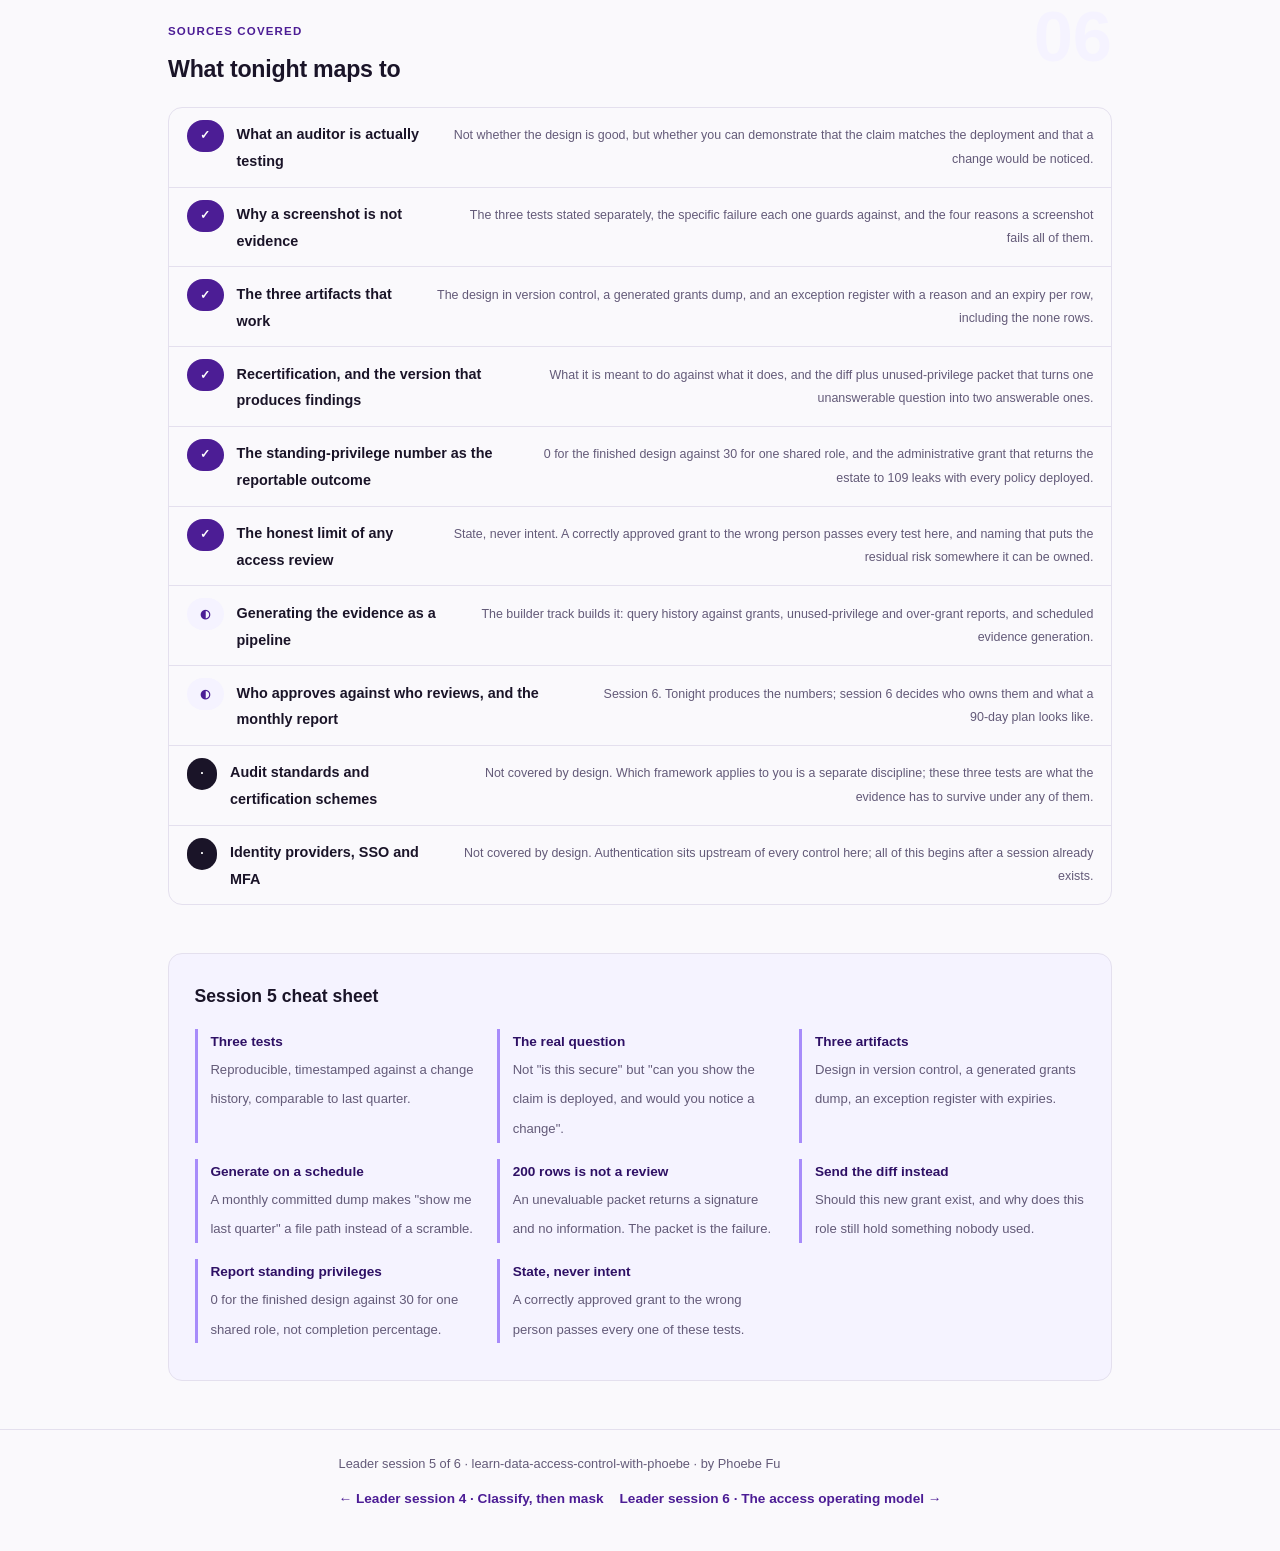
<file: courses/a5-proof-not-promises.html>
<!DOCTYPE html>
<html lang="en">
<head>
<meta charset="UTF-8">
<meta name="viewport" content="width=device-width, initial-scale=1.0">
<!-- social:start -->
<meta name="description" content="Leader session 5 of 6. The three tests an auditor actually applies, why a screenshot fails all of them, the three artifacts that pass, and recertification rewritten as a diff plus an unused-privilege list.">
<meta property="og:type" content="article">
<meta property="og:site_name" content="Learn with Phoebe">
<meta property="og:title" content="Proof, not promises - learn data access control with phoebe">
<meta property="og:description" content="Leader session 5 of 6. Reproducible, timestamped, comparable. And the recertification packet a manager can actually evaluate.">
<meta property="og:url" content="https://phoebefu6.github.io/learn-data-access-control-with-phoebe/courses/a5-proof-not-promises.html">
<meta property="og:image" content="https://phoebefu6.github.io/learn-data-access-control-with-phoebe/assets/og-cover.png">
<meta property="og:image:width" content="1200">
<meta property="og:image:height" content="630">
<meta name="twitter:card" content="summary_large_image">
<meta name="twitter:title" content="Proof, not promises - learn data access control with phoebe">
<meta name="twitter:description" content="Three tests, three artifacts, and the difference between a signature and information.">
<meta name="twitter:image" content="https://phoebefu6.github.io/learn-data-access-control-with-phoebe/assets/og-cover.png">
<!-- social:end -->
<title>Leader session 5 · Proof, not promises - learn data access control with phoebe</title>
<link rel="stylesheet" href="../assets/style.css?v=24">
</head>
<body>

<div class="toolbar">
  <div class="wrap">
    <span class="crumb"><a href="../index.html">learn-data-access-control-with-phoebe</a> / Leader session 5 of 6</span>
    <button class="btn" id="toggle-all" type="button">Expand all</button>
    <button class="btn primary" id="zoom-toggle" type="button">Projector zoom: off</button>
  </div>
</div>

<header class="masthead">
  <div class="wrap">
    <div class="eyebrow">Learn Data Access Control with Phoebe · Leader session 5 of 6</div>
    <h1>Proof, <span class="accent">not promises</span></h1>
    <p class="sub">The awkward part of an access programme is not designing it. It is the morning somebody asks you to demonstrate that the thing you designed is the thing currently running, and that you would find out if it stopped. Most teams answer that question with a screenshot and a sincere sentence, and both are worth exactly nothing to the person asking. Tonight is what evidence has to survive, the three artifacts that survive it, and the honest version of recertification, which is a much shorter document than the one being signed today.</p>
    <div class="chip-row">
      <span class="chip level">🟠 Advanced</span>
      <span class="chip audience">Data and analytics leaders</span>
      <span class="chip audience">Whoever signs the access review</span>
      <span class="chip time">45 min</span>
    </div>
    <div class="agenda">
      <span class="a1" style="flex:1">0-3 · Welcome</span>
      <span class="a2" style="flex:5">3-22 · What counts as evidence</span>
      <span class="a3" style="flex:4">22-40 · Build-along: make one review reproducible</span>
      <span class="a4" style="flex:1">40-45 · Q&amp;A</span>
    </div>
  </div>
</header>

<main class="wrap">

  <!-- ============ INTRO ============ -->
  <section class="section" id="intro">
    <div class="section-kicker">
      <span class="klabel">Part 0</span>
      <h2>The gap between a good policy and a provable one</h2>
    </div>
    <p class="lede">Sessions 1 to 4 produced a design: three counters, a role model, least privilege people can work with, and a classification with named exceptions. All of it is a claim. Tonight turns the claim into something a stranger can check without your help, over the same table as before, <strong>saltbox.customers</strong> at Saltbox, a consumer lending startup, whose ten columns run from a plan name to a national ID across three regions and five jobs. The output is not a better policy. It is the same policy, made falsifiable.</p>

    <div class="legend">
      <span class="pill">Live = presented in the 45 minutes</span>
      <span class="pill">Self-study = the full depth, after class</span>
      <span class="pill">🔍 Every diagram zooms</span>
    </div>

    <div class="callout win">
      <p><strong>★ What you walk out with tonight.</strong> The three tests any piece of evidence is silently measured against, so you can tell in ten seconds whether what you are about to send will be accepted. The three artifacts that pass all three, none of which take longer to produce than the screenshot they replace. And a recertification packet a manager can actually evaluate, which is the difference between collecting a signature and collecting information.</p>
    </div>

    <details class="card" open>
      <summary><span class="mode live">Live</span>The question is not "is this secure"<span class="mini">3 min</span><span class="caret">▶</span></summary>
      <div class="body">
        <p>An auditor is not evaluating whether your access design is a good one. That is your judgement to make and they have no basis to second-guess it. What they are testing is much narrower and much harder to fake: whether you can <strong>demonstrate that what you claim is what is deployed</strong>, and whether you would <strong>notice if it changed</strong>.</p>
        <p>That reframing is worth sitting with, because it changes what you spend the week before an audit doing. Polishing the policy does not move the needle. Being able to regenerate the current state of the world from a command, next to a written statement of what it should be, does.</p>
        <div class="callout example">
          <span class="ex-pill">Real world</span>
          <p>Saltbox passed one review on a bundle of screenshots and failed the next one with a stronger policy in place. The difference was a new auditor who asked the second question: show me the same evidence for the previous quarter so I can see what changed. Nobody had kept the earlier screenshots, and the ones from the current quarter had been taken by hand, so there was nothing to compare and no way to reproduce the comparison.</p>
        </div>
      </div>
    </details>

    <details class="card">
      <summary><span class="mode self">Self-study</span>The vocabulary of an evidence conversation<span class="mini">4 min</span><span class="caret">▶</span></summary>
      <div class="body">
        <ul>
          <li><strong>Access design</strong> - the written statement of which jobs need which columns in which regions. It is the ground truth every other artifact is compared against, and without it there are no findings, only opinions.</li>
          <li><strong>Grants dump</strong> - a generated text file listing the privileges that currently exist. Generated, not assembled, because the value is in being able to produce it again on any date.</li>
          <li><strong>Exception register</strong> - one row per exception: the class, the role, the reason, the approver and the expiry. The output of session 4, and the thing an auditor reads first.</li>
          <li><strong>Recertification</strong> - the recurring exercise where somebody confirms that current access is still correct. Also the most widely performed and least informative control in the discipline.</li>
          <li><strong>Standing privilege</strong> - a column a role can read in clear that the design does not mark clear for that role. The number this whole session exists to make reportable.</li>
        </ul>
      </div>
    </details>
  </section>

  <!-- ============ PART 1 ============ -->
  <section class="section" id="part-1">
    <div class="section-kicker">
      <span class="klabel">Part 1 · covers the three tests and the three artifacts that pass them</span>
      <h2>A screenshot is not evidence</h2>
      <span class="tag concept">10 min live</span>
    </div>
    <p class="lede">Every piece of evidence gets measured against the same three tests, whether or not the person asking says them out loud. Can it be reproduced. Is it dated against a history of changes. Can it be compared to the last time. A screenshot fails all three, which is why the request always comes back a second time.</p>

    <figure class="zoomable">
      <svg viewBox="0 0 880 400" xmlns="http://www.w3.org/2000/svg" role="img" aria-label="Three candidate evidence artifacts scored against three tests. A screenshot of the grants page fails reproducible, timestamped and comparable. A spreadsheet exported and emailed once passes only timestamped. The design in version control plus a generated grants dump plus an exception register passes all three.">
        <style>
          .a5aH { font: 800 12px Inter, sans-serif; fill: #1A1428; }
          .a5aM { font: 400 11px Inter, sans-serif; fill: #635A78; }
          .a5aI { font: 800 12px Inter, sans-serif; fill: #1A1428; }
          .a5aIb { font: 400 11px Inter, sans-serif; fill: #1A1428; }
          .a5aT { font: 800 13px Inter, sans-serif; fill: #fff; }
          .a5aTw { font: 400 11px Inter, sans-serif; fill: #fff; }
          .a5aR { font: 800 13px Inter, sans-serif; fill: #991B1B; }
          .a5aN { font: 700 11px Inter, sans-serif; fill: #1A1428; }
          .a5aRn { font: 700 11px Inter, sans-serif; fill: #991B1B; }
        </style>

        <text class="a5aH" x="14" y="26">Three candidates, three tests</text>
        <text class="a5aM" x="14" y="44">An auditor tests the artifact, never the intention behind it</text>

        <text class="a5aM" x="14" y="74">candidate evidence</text>
        <text class="a5aM" x="405" y="74" text-anchor="middle">reproducible</text>
        <text class="a5aM" x="587" y="74" text-anchor="middle">timestamped</text>
        <text class="a5aM" x="769" y="74" text-anchor="middle">comparable</text>

        <text class="a5aI" x="14" y="110">A screenshot of the grants page</text>
        <text class="a5aM" x="14" y="128">taken the week of the audit</text>
        <rect x="320" y="84" width="170" height="62" rx="8" fill="#F5F3FF" stroke="#CCC6DB"></rect>
        <text class="a5aR" x="405" y="110" text-anchor="middle">no</text>
        <text class="a5aRn" x="405" y="130" text-anchor="middle">cannot be re-run</text>
        <rect x="502" y="84" width="170" height="62" rx="8" fill="#F5F3FF" stroke="#CCC6DB"></rect>
        <text class="a5aR" x="587" y="110" text-anchor="middle">no</text>
        <text class="a5aRn" x="587" y="130" text-anchor="middle">no change history</text>
        <rect x="684" y="84" width="170" height="62" rx="8" fill="#F5F3FF" stroke="#CCC6DB"></rect>
        <text class="a5aR" x="769" y="110" text-anchor="middle">no</text>
        <text class="a5aRn" x="769" y="130" text-anchor="middle">nothing to diff</text>

        <text class="a5aI" x="14" y="184">A spreadsheet exported by hand</text>
        <text class="a5aM" x="14" y="202">and emailed once, at audit time</text>
        <rect x="320" y="158" width="170" height="62" rx="8" fill="#F5F3FF" stroke="#CCC6DB"></rect>
        <text class="a5aR" x="405" y="184" text-anchor="middle">no</text>
        <text class="a5aRn" x="405" y="204" text-anchor="middle">assembled by hand</text>
        <rect x="502" y="158" width="170" height="62" rx="8" fill="#4C1D95"></rect>
        <text class="a5aT" x="587" y="184" text-anchor="middle">yes</text>
        <text class="a5aTw" x="587" y="204" text-anchor="middle">sent on a date</text>
        <rect x="684" y="158" width="170" height="62" rx="8" fill="#F5F3FF" stroke="#CCC6DB"></rect>
        <text class="a5aR" x="769" y="184" text-anchor="middle">no</text>
        <text class="a5aRn" x="769" y="204" text-anchor="middle">a different shape</text>

        <text class="a5aI" x="14" y="258">The design in version control,</text>
        <text class="a5aIb" x="14" y="278">a generated grants dump you</text>
        <text class="a5aIb" x="14" y="296">can diff, an exception register</text>
        <rect x="320" y="232" width="170" height="80" rx="8" fill="#4C1D95"></rect>
        <text class="a5aT" x="405" y="268" text-anchor="middle">yes</text>
        <text class="a5aTw" x="405" y="290" text-anchor="middle">regenerate any time</text>
        <rect x="502" y="232" width="170" height="80" rx="8" fill="#4C1D95"></rect>
        <text class="a5aT" x="587" y="268" text-anchor="middle">yes</text>
        <text class="a5aTw" x="587" y="290" text-anchor="middle">commit history</text>
        <rect x="684" y="232" width="170" height="80" rx="8" fill="#4C1D95"></rect>
        <text class="a5aT" x="769" y="268" text-anchor="middle">yes</text>
        <text class="a5aTw" x="769" y="290" text-anchor="middle">diff to last quarter</text>

        <rect x="14" y="330" width="14" height="14" rx="3" fill="#D97706"></rect>
        <text class="a5aN" x="38" y="342">The tests: can you re-run it, is it dated, can you compare it to last quarter.</text>
        <text class="a5aRn" x="14" y="372">A screenshot fails all three, which is why the request comes back a second time.</text>
      </svg>
      <figcaption>🔍 Click to zoom - the trio costs less to produce than the screenshot it replaces.</figcaption>
    </figure>

    <details class="card">
      <summary><span class="mode live">Live</span>The three tests, one at a time<span class="mini">4 min</span><span class="caret">▶</span></summary>
      <div class="body">
        <p>Each test exists because of a specific way evidence has been wrong in the past, and knowing which failure each one is guarding against makes them easy to apply yourself.</p>
        <ul>
          <li><strong>Reproducible.</strong> Can somebody else produce the same artifact from the system, today, without you in the room. This guards against evidence that describes a state that never quite existed, which is what hand-assembled evidence tends to do without anybody intending it.</li>
          <li><strong>Timestamped against a change history.</strong> Not "does it have a date on it" but "can you place it in a sequence of changes". A dated file that sits alone tells you the state on one day and nothing about how it got there or what happened after.</li>
          <li><strong>Comparable.</strong> Can it be put next to the same artifact from last quarter and produce a difference. This is the test that actually detects drift, and it is the one most evidence fails, because each round is produced in a slightly different shape by a slightly different person.</li>
        </ul>
        <p>Notice that none of the three is about how thorough the artifact is. A short reproducible file beats a comprehensive one that exists only once, every single time.</p>
      </div>
    </details>

    <details class="card">
      <summary><span class="mode live">Live</span>Why the screenshot keeps getting sent anyway<span class="mini">3 min</span><span class="caret">▶</span></summary>
      <div class="body">
        <p>The screenshot survives because it is the fastest thing to produce under pressure and because it looks like proof to the person sending it. It is a picture of the real system, after all. But it is a picture of one screen, at one moment, chosen by the person being audited, in a format nothing can compare.</p>
        <ul>
          <li><strong>It cannot be re-run.</strong> If the state changed yesterday, the image is silently wrong and there is no way to detect that from the image.</li>
          <li><strong>Its date is metadata, not history.</strong> A file creation date says when the picture was taken, not when the grant was made, by whom, or what it replaced.</li>
          <li><strong>It cannot be diffed.</strong> Two screenshots from two quarters have to be compared by a human reading them side by side, so in practice nobody does it and drift is never found.</li>
          <li><strong>The framing is chosen by the subject.</strong> Not dishonestly, usually. But a screen showing the roles you thought to check is a different thing from a dump of all of them.</li>
        </ul>
      </div>
    </details>

    <details class="card">
      <summary><span class="mode live">Live</span>The three artifacts that work<span class="mini">4 min</span><span class="caret">▶</span></summary>
      <div class="body">
        <p>Three files, produced together, cover the whole question. They are not impressive individually, and together they answer both halves of what is being tested: what you claim, what is deployed, and whether you would notice a change.</p>
        <table class="clean">
          <thead>
            <tr><th>Artifact</th><th>What it answers</th></tr>
          </thead>
          <tbody>
            <tr><td>The written access design, in version control</td><td>What you claim should be true, with the commit history showing when each decision changed and who approved it</td></tr>
            <tr><td>A generated grants dump, in a file you can diff</td><td>What is actually deployed right now, produced by a command anybody can re-run</td></tr>
            <tr><td>An exception register with a reason and an expiry per row</td><td>Every deliberate departure from the default, why it exists and when it stops being valid</td></tr>
          </tbody>
        </table>
        <p>The pairing is what makes it evidence. The design alone is a promise. The dump alone is a state with no standard to judge it by. Put them side by side and the gap between them is your finding list, produced by a comparison rather than by an opinion, which is also exactly what the auditor was going to do with them.</p>
        <div class="callout tip">
          <p><strong>Generate the dump on a schedule, not before an audit.</strong> A file produced monthly and committed gives you the change history for free, and it means the answer to "show me last quarter" already exists rather than being reconstructed under time pressure.</p>
        </div>
      </div>
    </details>

    <details class="card">
      <summary><span class="mode self">Self-study</span>What an exception register row has to carry<span class="mini">4 min</span><span class="caret">▶</span></summary>
      <div class="body">
        <p>The register is short and it is read first, so every column on it is doing work. A row that cannot answer these five questions will generate a follow-up, and follow-ups are how a two-day review becomes a two-week one.</p>
        <ul>
          <li><strong>Which class or column</strong> the exception applies to, matching the names used in the design. Different names in the two documents reads as two different systems.</li>
          <li><strong>Which role</strong> holds it, never which person. A person named on a register is a row that becomes wrong the day they change team, and nobody updates it.</li>
          <li><strong>The reason</strong>, in one sentence a stranger can evaluate. Support has to reach the actual human. Not "operational requirement", which cannot be checked and therefore cannot expire.</li>
          <li><strong>The approver</strong>, by name, being whoever owns the table rather than whoever had the ability to grant it.</li>
          <li><strong>The expiry</strong>, as a date. An exception without one is a permanent grant that has been described as temporary, and a register full of those is evidence of the wrong thing.</li>
        </ul>
        <p>Empty rows count. A class with no exception role belongs on the register too, written as none, because the strongest statement in the design is invisible if it is only recorded as an absence of rows.</p>
      </div>
    </details>
  </section>

  <!-- ============ PART 2 ============ -->
  <section class="section" id="part-2">
    <div class="section-kicker">
      <span class="klabel">Part 2 · covers recertification, the reportable number and the honest limit</span>
      <h2>Recertification, and the honest version of it</h2>
      <span class="tag concept">8 min live</span>
    </div>
    <p class="lede">Recertification is meant to catch the grant that outlived its reason. What it usually does is put a list of 200 role names in front of a manager who has no way to evaluate any of them, and collect a signature. The signature is real and the information content is zero, and the fix is not more diligence from the manager. It is a different packet.</p>

    <figure class="zoomable">
      <svg viewBox="0 0 880 430" xmlns="http://www.w3.org/2000/svg" role="img" aria-label="Two recertification packets side by side. Packet A is a 200-row inventory of role names with no dates and no usage, ending in one approve-all button, which produces a signature and no information. Packet B is a short list of new grants since the last review plus roles holding unused privileges, ending in two answerable questions.">
        <style>
          .a5bH { font: 800 12px Inter, sans-serif; fill: #1A1428; }
          .a5bM { font: 400 11px Inter, sans-serif; fill: #635A78; }
          .a5bT { font: 800 13px Inter, sans-serif; fill: #fff; }
          .a5bTn { font: 400 11px Inter, sans-serif; fill: #DDD6FE; }
          .a5bTw { font: 700 12px Inter, sans-serif; fill: #fff; }
          .a5bI { font: 800 11px Inter, sans-serif; fill: #1A1428; }
          .a5bIb { font: 400 11px Inter, sans-serif; fill: #1A1428; }
          .a5bN { font: 700 11px Inter, sans-serif; fill: #1A1428; }
          .a5bR { font: 700 11px Inter, sans-serif; fill: #991B1B; }
        </style>

        <text class="a5bH" x="14" y="26">Two packets, the same estate, the same hour of somebody's time</text>
        <text class="a5bM" x="14" y="44">One asks for a signature. The other asks two questions that have answers.</text>

        <rect x="14" y="60" width="410" height="44" rx="9" fill="#2E1065"></rect>
        <text class="a5bT" x="30" y="82">Packet A: the 200-row inventory</text>
        <text class="a5bTn" x="30" y="98">every role name, one approve button</text>
        <rect x="14" y="112" width="410" height="240" rx="9" fill="#F5F3FF" stroke="#CCC6DB"></rect>
        <text class="a5bM" x="30" y="136">role name, no dates, no usage, no diff</text>
        <text class="a5bIb" x="30" y="160">analyst_shared</text>
        <line x1="30" y1="170" x2="408" y2="170" stroke="#CCC6DB" stroke-width="1"></line>
        <text class="a5bIb" x="30" y="182">support_agent</text>
        <line x1="30" y1="192" x2="408" y2="192" stroke="#CCC6DB" stroke-width="1"></line>
        <text class="a5bIb" x="30" y="204">finance_all</text>
        <line x1="30" y1="214" x2="408" y2="214" stroke="#CCC6DB" stroke-width="1"></line>
        <text class="a5bIb" x="30" y="226">etl_legacy_loader</text>
        <line x1="30" y1="236" x2="408" y2="236" stroke="#CCC6DB" stroke-width="1"></line>
        <text class="a5bIb" x="30" y="248">contractor_apac</text>
        <line x1="30" y1="258" x2="408" y2="258" stroke="#CCC6DB" stroke-width="1"></line>
        <text class="a5bIb" x="30" y="270">platform_admin</text>
        <text class="a5bM" x="30" y="294">plus 194 more rows, identical in shape</text>
        <rect x="30" y="306" width="140" height="32" rx="7" fill="#4C1D95"></rect>
        <text class="a5bTw" x="48" y="327">Approve all</text>
        <text class="a5bR" x="186" y="326">signature, no information</text>

        <rect x="456" y="60" width="410" height="44" rx="9" fill="#4C1D95"></rect>
        <text class="a5bT" x="472" y="82">Packet B: the diff and the unused list</text>
        <text class="a5bTn" x="472" y="98">seven rows, two answerable questions</text>
        <rect x="456" y="112" width="410" height="240" rx="9" fill="#F5F3FF" stroke="#CCC6DB"></rect>
        <text class="a5bI" x="472" y="138">New since the last review (3)</text>
        <text class="a5bM" x="472" y="158">analyst_eu to mrr, 12 Aug, ticket 4411</text>
        <text class="a5bM" x="472" y="176">support_agent to notes, 3 Sep, no ticket</text>
        <text class="a5bM" x="472" y="194">contractor_apac to EU rows, 28 Aug</text>
        <line x1="472" y1="208" x2="850" y2="208" stroke="#CCC6DB" stroke-width="1"></line>
        <text class="a5bI" x="472" y="228">Held but unused for 90 days (4)</text>
        <text class="a5bM" x="472" y="248">finance_all: national_id, 0 reads</text>
        <text class="a5bM" x="472" y="264">etl_legacy: all columns, 0 reads</text>
        <text class="a5bM" x="472" y="280">analyst_shared: dob, last read 2025</text>
        <rect x="472" y="292" width="378" height="46" rx="7" fill="#DDD6FE"></rect>
        <text class="a5bI" x="488" y="311">Should this new grant exist?</text>
        <text class="a5bI" x="488" y="329">Why does this role still hold it?</text>

        <rect x="14" y="370" width="14" height="14" rx="3" fill="#D97706"></rect>
        <text class="a5bN" x="38" y="382">A packet you can evaluate returns information. A packet you cannot returns a name.</text>
        <text class="a5bR" x="14" y="410">Neither proves intent: an approved grant to the wrong person still passes.</text>
      </svg>
      <figcaption>🔍 Click to zoom - the same hour of attention, spent on seven rows instead of two hundred.</figcaption>
    </figure>

    <details class="card">
      <summary><span class="mode live">Live</span>What recertification is for, against what it does<span class="mini">3 min</span><span class="caret">▶</span></summary>
      <div class="body">
        <p><strong>What it is meant to do.</strong> Find the grant whose reason has expired. Somebody moved team, a project finished, an incident was resolved, and the access stayed. Nothing in a warehouse notices any of those events, so a recurring human check is genuinely the right control.</p>
        <p><strong>What it usually does.</strong> A quarterly export lands in a manager's inbox listing every role their reports hold. Two hundred rows of names like <code class="mono">analyst_shared</code> and <code class="mono">etl_legacy_loader</code>, with no dates, no usage and no indication of what changed since last time. The manager cannot evaluate a single row and is not being unreasonable about that: the packet contains no information to evaluate against. So they approve all, on time, and the control reports 100 percent completion.</p>
        <p>The failure is in the packet, not the person. A control that requires somebody to know something the document does not tell them will be performed and will detect nothing, quarter after quarter, while showing green.</p>
      </div>
    </details>

    <details class="card">
      <summary><span class="mode live">Live</span>Making it evaluable: the diff and the unused list<span class="mini">4 min</span><span class="caret">▶</span></summary>
      <div class="body">
        <p>Replace the full inventory with two short lists and the same hour of a manager's attention starts producing findings.</p>
        <ul>
          <li><strong>The diff.</strong> What changed since the last review: new grants, removed grants, changed roles, each with a date and whatever ticket or approval is on file. Usually a handful of rows. The question becomes <strong>should this new grant exist</strong>, which a manager can genuinely answer, because it is about a recent decision they may well have been part of.</li>
          <li><strong>The unused-privilege list.</strong> Privileges the role holds and has not exercised in 90 days, read from query history. The question becomes <strong>why does this role still hold something nobody used</strong>, and the honest answer is often "no reason", which is exactly the finding recertification was invented to produce.</li>
        </ul>
        <p>Both questions have answers. That is the whole design criterion. A packet of 200 role names asks an unanswerable question 200 times and gets one signature; a packet of seven rows asks two answerable ones and gets seven decisions.</p>
        <div class="callout tip">
          <p><strong>Keep the full inventory, do not send it.</strong> The complete list still belongs in the evidence pack for anybody who wants to check the diff was honest. It just should not be the thing a human is asked to read, because a human reading it produces nothing.</p>
        </div>
      </div>
    </details>

    <details class="card">
      <summary><span class="mode live">Live</span>The number to put on the monthly report<span class="mini">4 min</span><span class="caret">▶</span></summary>
      <div class="body">
        <p>Recertification completion percentage is the metric usually reported, and it is a measure of whether people clicked, not of whether access is correct. The reportable outcome is <strong>standing privileges</strong>: columns a role can read in clear that the design does not mark clear for that role.</p>
        <p>The Saltbox ladder makes the case on its own. One shared analyst role carries <strong>30 standing privileges</strong>. The finished design, with masking, a five-way role split, a row policy on region and a pseudonymised modelling view, carries <strong>0</strong>, alongside 0 leaks and 0 over-blocks across the same 150 requests.</p>
        <table class="clean">
          <thead>
            <tr><th>State</th><th>Leaks</th><th>Over-blocks</th><th>Standing privileges</th></tr>
          </thead>
          <tbody>
            <tr><td>One shared analyst role</td><td>109</td><td>0</td><td>30</td></tr>
            <tr><td>The finished design</td><td>0</td><td>0</td><td>0</td></tr>
            <tr><td>The finished design, plus ACCOUNTADMIN granted</td><td>109</td><td>0</td><td>30</td></tr>
          </tbody>
        </table>
        <p>That third row is the one to keep in mind when you report a zero. Every policy is still defined and still deployed, and the estate is identical to where it started, because one grant sits above all of it. A number is only evidence if the thing that can silently invalidate it is also being reported.</p>
      </div>
    </details>

    <details class="card">
      <summary><span class="mode live">Live</span>The honest limit: a review proves state, never intent<span class="mini">3 min</span><span class="caret">▶</span></summary>
      <div class="body">
        <p>Worth saying plainly, and worth saying to the person who signs, because a control oversold is a control that gets blamed later. A review compares deployed state against written design. It cannot see purpose.</p>
        <p>A grant that is correctly approved, correctly recorded, within design, and issued to somebody who is going to misuse it passes every test in this session. So does a grant to the wrong person with the right job title. Those are detected by monitoring what was actually read, by separation of duties, and by the fact that somebody notices a colleague pulling records they have no reason to pull.</p>
        <ul>
          <li><strong>What a review does prove.</strong> That the deployed state matches the written design on the date it ran, and that you can show what changed since last time.</li>
          <li><strong>What it does not.</strong> That the design is correct, that the approvals were thought about, or that access is being used for the purpose it was granted for.</li>
          <li><strong>Why saying so helps.</strong> It puts the residual risk somewhere it can be owned, rather than leaving it hidden inside a green control that everybody assumed covered more than it does.</li>
        </ul>
      </div>
    </details>

    <details class="card">
      <summary><span class="mode self">Self-study</span>The questions an auditor asks in order<span class="mini">4 min</span><span class="caret">▶</span></summary>
      <div class="body">
        <p>Reviews vary, but the sequence rarely does, and knowing the order tells you which artifact to have open.</p>
        <ul>
          <li><strong>What is the control.</strong> Answered by the written access design. If this takes more than one document to answer, everything after it gets slower.</li>
          <li><strong>Show me it is deployed.</strong> Answered by the generated grants dump, produced live if possible. Producing it in the meeting is worth more than any amount of prepared material.</li>
          <li><strong>Show me the departures.</strong> Answered by the exception register, which is why the reason column has to be readable by somebody who does not know your business.</li>
          <li><strong>Show me last quarter.</strong> Answered by the commit history and the previous dump. This is the question the screenshot approach dies on.</li>
          <li><strong>Who approved this one.</strong> Answered by the register and the commit that added it. A change with no approver named is a finding regardless of whether the change was correct.</li>
          <li><strong>How would you know if it changed.</strong> Answered by whatever runs on a schedule and by who reads its output. "We would notice" is not an answer, and it is the most common one given.</li>
        </ul>
      </div>
    </details>
  </section>

  <!-- ============ BUILD-ALONG ============ -->
  <section class="section" id="demo-1">
    <div class="section-kicker">
      <span class="klabel">Build-along</span>
      <h2>Make one review reproducible</h2>
      <span class="tag demo">★ 18 min · everyone builds</span>
    </div>
    <p class="lede">One table, three artifacts, and one rewritten packet. Use the table you classified last session, or saltbox.customers with its ten columns, three regions and five jobs. The point of the timing step at the end is that the honest version is usually faster, and nobody believes that until they measure it.</p>

    <div class="steps">
      <div class="step">
        <p><strong>Pick one table and produce the three artifacts for it.</strong> The written access design, a generated grants dump, an exception register. All three in the same place, all three named so a stranger can tell which is which. If you have to choose one to start with, start with the design, because the other two are only meaningful next to it.</p>
      </div>
      <div class="step">
        <p><strong>Generate the grants dump into a file you can diff.</strong> Ask the platform team for the command rather than the output, so it can be run again next month by somebody else. Plain text, sorted deterministically, one grant per line. Sorting matters more than it sounds: an unsorted dump produces a diff full of noise and everybody stops reading it by the second quarter.</p>
      </div>
      <div class="step">
        <p><strong>Write the exception register with expiries.</strong> Class, role, reason, approver, expiry. Include the classes where the exception is none. Any row where you cannot write a checkable reason in one sentence is not a documentation gap, it is an exception nobody can currently justify, and that is tonight's most useful finding.</p>
      </div>
      <div class="step">
        <p><strong>Take one real recertification list and rewrite it as a diff plus an unused-privilege list.</strong> Compare the current grants to the previous version for the diff. For the unused list, ask for privileges not exercised in 90 days according to query history. Keep the full inventory in the pack, but do not put it in front of a human.</p>
      </div>
      <div class="step">
        <p><strong>Time both versions with a real reviewer.</strong> Hand somebody the 200-row list and time how long until they approve. Then hand them the rewritten packet and time that, and count the decisions each one produced. The first number is usually smaller and the second number is usually zero.</p>
      </div>
      <div class="step">
        <p><strong>Write down your standing-privilege count and the date.</strong> One number for one table. Next month it is a comparison instead of a fresh estimate, which is the same reproducibility test applied to your own reporting.</p>
      </div>
    </div>

    <div class="callout tip">
      <p><strong>Schedule the dump before you need it.</strong> The single highest-value thing to leave this session with is a job that produces the grants dump monthly and commits it. It converts "show me last quarter" from a scramble into a file path, and it costs one afternoon.</p>
    </div>
  </section>

  <!-- ============ HOMEWORK ============ -->
  <section class="section" id="exercise">
    <div class="section-kicker">
      <span class="klabel">Homework</span>
      <h2>Before session 6</h2>
      <span class="tag exercise">30 min</span>
    </div>
    <ol>
      <li>Get the grants dump generating on a schedule for one table and committed somewhere with a history. One table is enough to prove the pattern and to argue for the rest.</li>
      <li>Finish the exception register, including the none rows, and send it to each named approver so they know they are on it.</li>
      <li>Run the rewritten recertification packet with one real manager and record how many decisions came back. Bring the count to session 6.</li>
      <li>Count how many humans currently hold the top administrative role. Any number above two makes every zero you report conditional, and that condition belongs on the report.</li>
      <li>Write the one-sentence answer to "how would you know if this changed", and then check whether the person named in that sentence knows it is them.</li>
    </ol>
  </section>

  <!-- ============ QUIZ ============ -->
  <section class="section" id="quiz">
    <div class="section-kicker">
      <span class="klabel">Check yourself</span>
      <h2>Three questions</h2>
    </div>

    <div class="quiz-q" data-answer="0">
      <p class="qtext">An auditor asks for evidence that your column policy is deployed. Which of these passes reproducible, timestamped and comparable?</p>
      <button class="qopt" type="button">A · The written design in version control, a generated grants dump you can diff, and an exception register with a reason and an expiry per row</button>
      <button class="qopt" type="button">B · A screenshot of the policy page taken during the week of the audit</button>
      <button class="qopt" type="button">C · An email from the head of data confirming the policy is in place and has been reviewed</button>
      <p class="qwhy">The trio answers both halves of what is being tested: what you claim, what is deployed, and whether a change would show up. A screenshot fails all three tests, and a confirmation email is a promise rather than evidence.</p>
    </div>

    <div class="quiz-q" data-answer="2">
      <p class="qtext">A manager is sent 200 role names with no dates and no usage, and approves them all on time. What has the control produced?</p>
      <button class="qopt" type="button">A · Confirmation that the 200 grants are appropriate, since a responsible manager signed for them</button>
      <button class="qopt" type="button">B · Evidence that the manager read the list, which is what recertification is for</button>
      <button class="qopt" type="button">C · Almost nothing: the packet contained nothing to evaluate against, so it produced a signature and no information</button>
      <p class="qwhy">The failure is in the packet rather than the person. A control that asks somebody to know what the document does not tell them will be completed on time, report green, and detect nothing.</p>
    </div>

    <div class="quiz-q" data-answer="1">
      <p class="qtext">Against 150 access requests, how do standing privileges compare between one shared analyst role and the finished design?</p>
      <button class="qopt" type="button">A · 17 for the finished design against 30 for the shared role</button>
      <button class="qopt" type="button">B · 0 for the finished design against 30 for the shared role</button>
      <button class="qopt" type="button">C · 1 for the finished design against 25 for the shared role</button>
      <p class="qwhy">0 against 30, with 0 leaks and 0 over-blocks alongside it. The figure worth remembering next to it is that granting the top administrative role puts the whole estate straight back to 109 leaks and 30 standing privileges, with every policy still deployed.</p>
    </div>

    <p class="quiz-score"></p>
  </section>

  <!-- ============ COVERAGE ============ -->
  <section class="section" id="official">
    <div class="section-kicker">
      <span class="klabel">Sources covered</span>
      <h2>What tonight maps to</h2>
    </div>
    <div class="covered">
      <div class="covered-row">
        <span class="status pill solid">✓</span>
        <span class="name">What an auditor is actually testing</span>
        <span class="note">Not whether the design is good, but whether you can demonstrate that the claim matches the deployment and that a change would be noticed.</span>
      </div>
      <div class="covered-row">
        <span class="status pill solid">✓</span>
        <span class="name">Why a screenshot is not evidence</span>
        <span class="note">The three tests stated separately, the specific failure each one guards against, and the four reasons a screenshot fails all of them.</span>
      </div>
      <div class="covered-row">
        <span class="status pill solid">✓</span>
        <span class="name">The three artifacts that work</span>
        <span class="note">The design in version control, a generated grants dump, and an exception register with a reason and an expiry per row, including the none rows.</span>
      </div>
      <div class="covered-row">
        <span class="status pill solid">✓</span>
        <span class="name">Recertification, and the version that produces findings</span>
        <span class="note">What it is meant to do against what it does, and the diff plus unused-privilege packet that turns one unanswerable question into two answerable ones.</span>
      </div>
      <div class="covered-row">
        <span class="status pill solid">✓</span>
        <span class="name">The standing-privilege number as the reportable outcome</span>
        <span class="note">0 for the finished design against 30 for one shared role, and the administrative grant that returns the estate to 109 leaks with every policy deployed.</span>
      </div>
      <div class="covered-row">
        <span class="status pill solid">✓</span>
        <span class="name">The honest limit of any access review</span>
        <span class="note">State, never intent. A correctly approved grant to the wrong person passes every test here, and naming that puts the residual risk somewhere it can be owned.</span>
      </div>
      <div class="covered-row">
        <span class="status pill light">◐</span>
        <span class="name">Generating the evidence as a pipeline</span>
        <span class="note">The builder track builds it: query history against grants, unused-privilege and over-grant reports, and scheduled evidence generation.</span>
      </div>
      <div class="covered-row">
        <span class="status pill light">◐</span>
        <span class="name">Who approves against who reviews, and the monthly report</span>
        <span class="note">Session 6. Tonight produces the numbers; session 6 decides who owns them and what a 90-day plan looks like.</span>
      </div>
      <div class="covered-row">
        <span class="status pill inkpill">·</span>
        <span class="name">Audit standards and certification schemes</span>
        <span class="note">Not covered by design. Which framework applies to you is a separate discipline; these three tests are what the evidence has to survive under any of them.</span>
      </div>
      <div class="covered-row">
        <span class="status pill inkpill">·</span>
        <span class="name">Identity providers, SSO and MFA</span>
        <span class="note">Not covered by design. Authentication sits upstream of every control here; all of this begins after a session already exists.</span>
      </div>
    </div>
  </section>

  <!-- ============ CHEAT SHEET ============ -->
  <section class="cheat" id="cheatsheet">
    <h3>Session 5 cheat sheet</h3>
    <div class="grid-2">
      <div class="cheat-item"><b>Three tests</b><span>Reproducible, timestamped against a change history, comparable to last quarter.</span></div>
      <div class="cheat-item"><b>The real question</b><span>Not "is this secure" but "can you show the claim is deployed, and would you notice a change".</span></div>
      <div class="cheat-item"><b>Three artifacts</b><span>Design in version control, a generated grants dump, an exception register with expiries.</span></div>
      <div class="cheat-item"><b>Generate on a schedule</b><span>A monthly committed dump makes "show me last quarter" a file path instead of a scramble.</span></div>
      <div class="cheat-item"><b>200 rows is not a review</b><span>An unevaluable packet returns a signature and no information. The packet is the failure.</span></div>
      <div class="cheat-item"><b>Send the diff instead</b><span>Should this new grant exist, and why does this role still hold something nobody used.</span></div>
      <div class="cheat-item"><b>Report standing privileges</b><span>0 for the finished design against 30 for one shared role, not completion percentage.</span></div>
      <div class="cheat-item"><b>State, never intent</b><span>A correctly approved grant to the wrong person passes every one of these tests.</span></div>
    </div>
  </section>

</main>

<footer class="pagefoot">
  <div class="wrap">
    <p>Leader session 5 of 6 · learn-data-access-control-with-phoebe · by Phoebe Fu</p>
    <nav class="pagenav">
      <a href="a4-classify-then-mask.html">← Leader session 4 · Classify, then mask</a>
      <a href="a6-operating-model.html">Leader session 6 · The access operating model →</a>
    </nav>
  </div>
</footer>

<script src="../assets/app.js?v=22"></script>
</body>
</html>
</file>
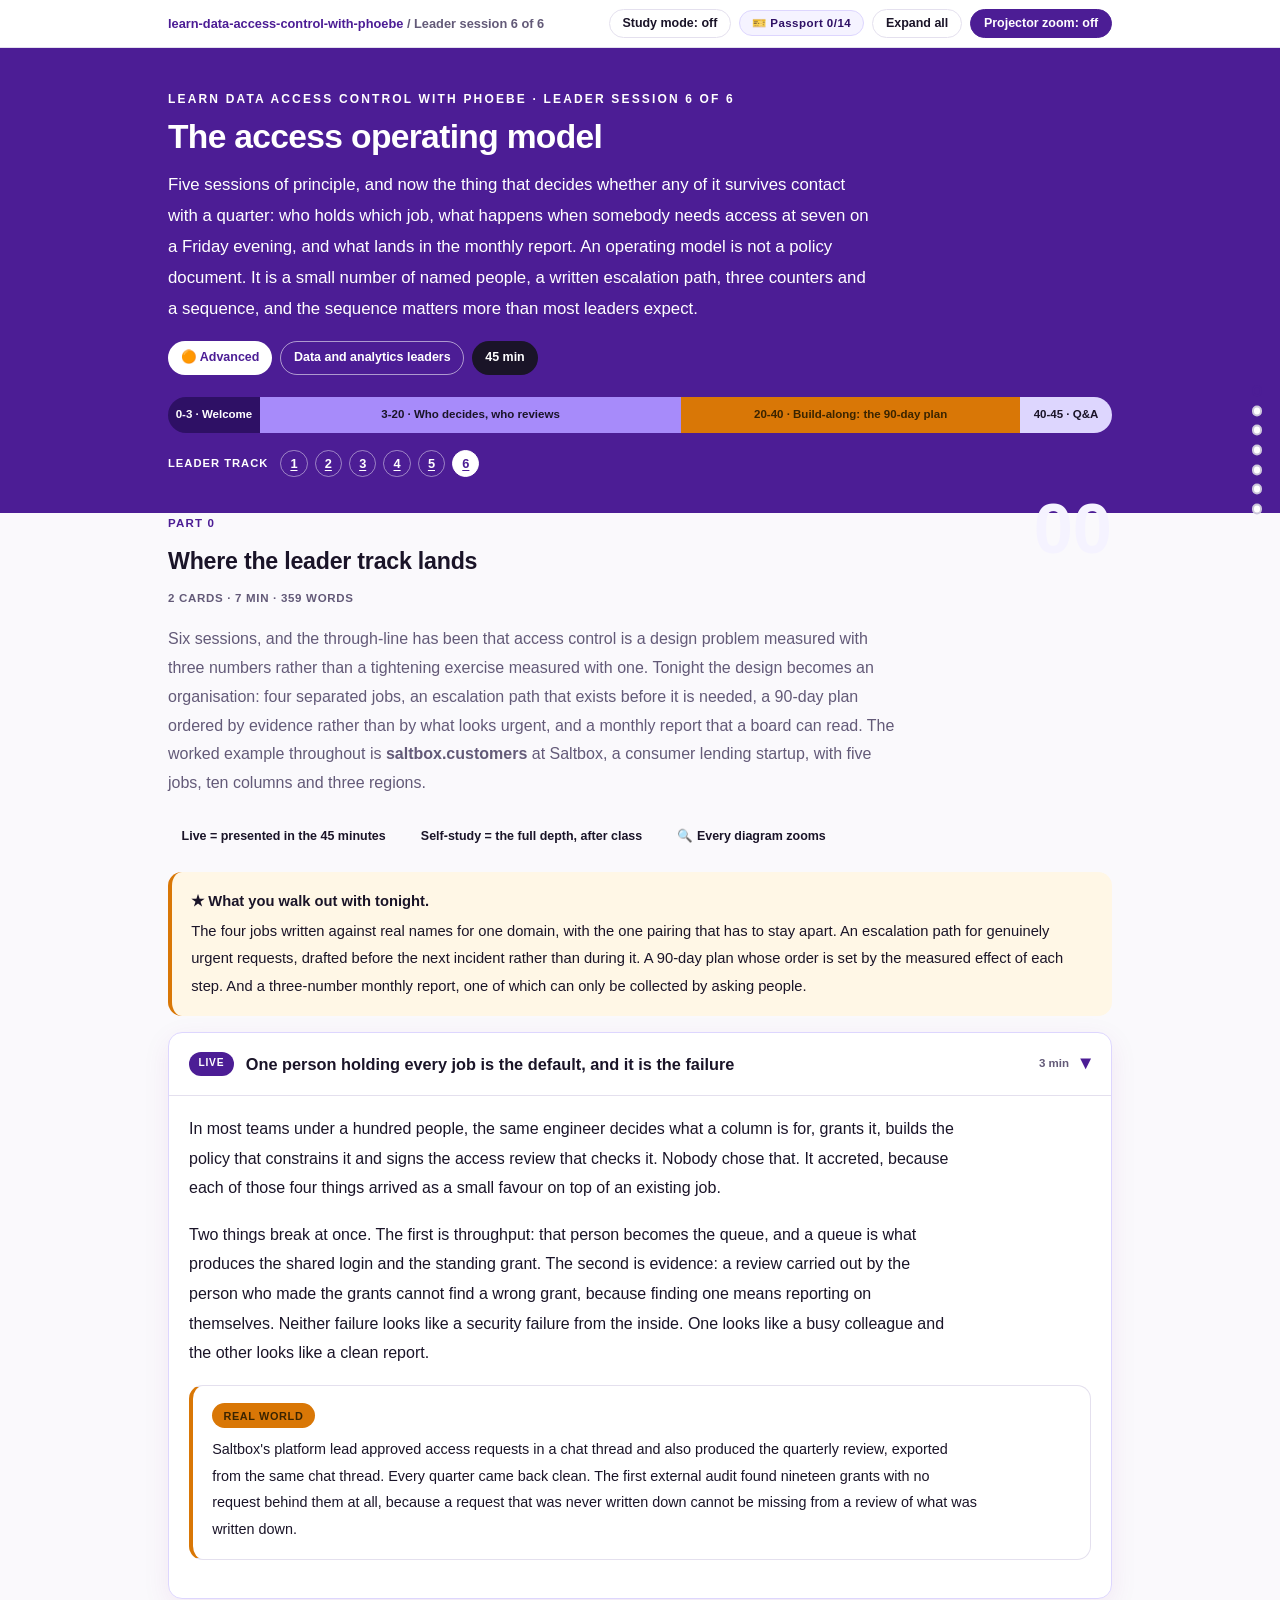
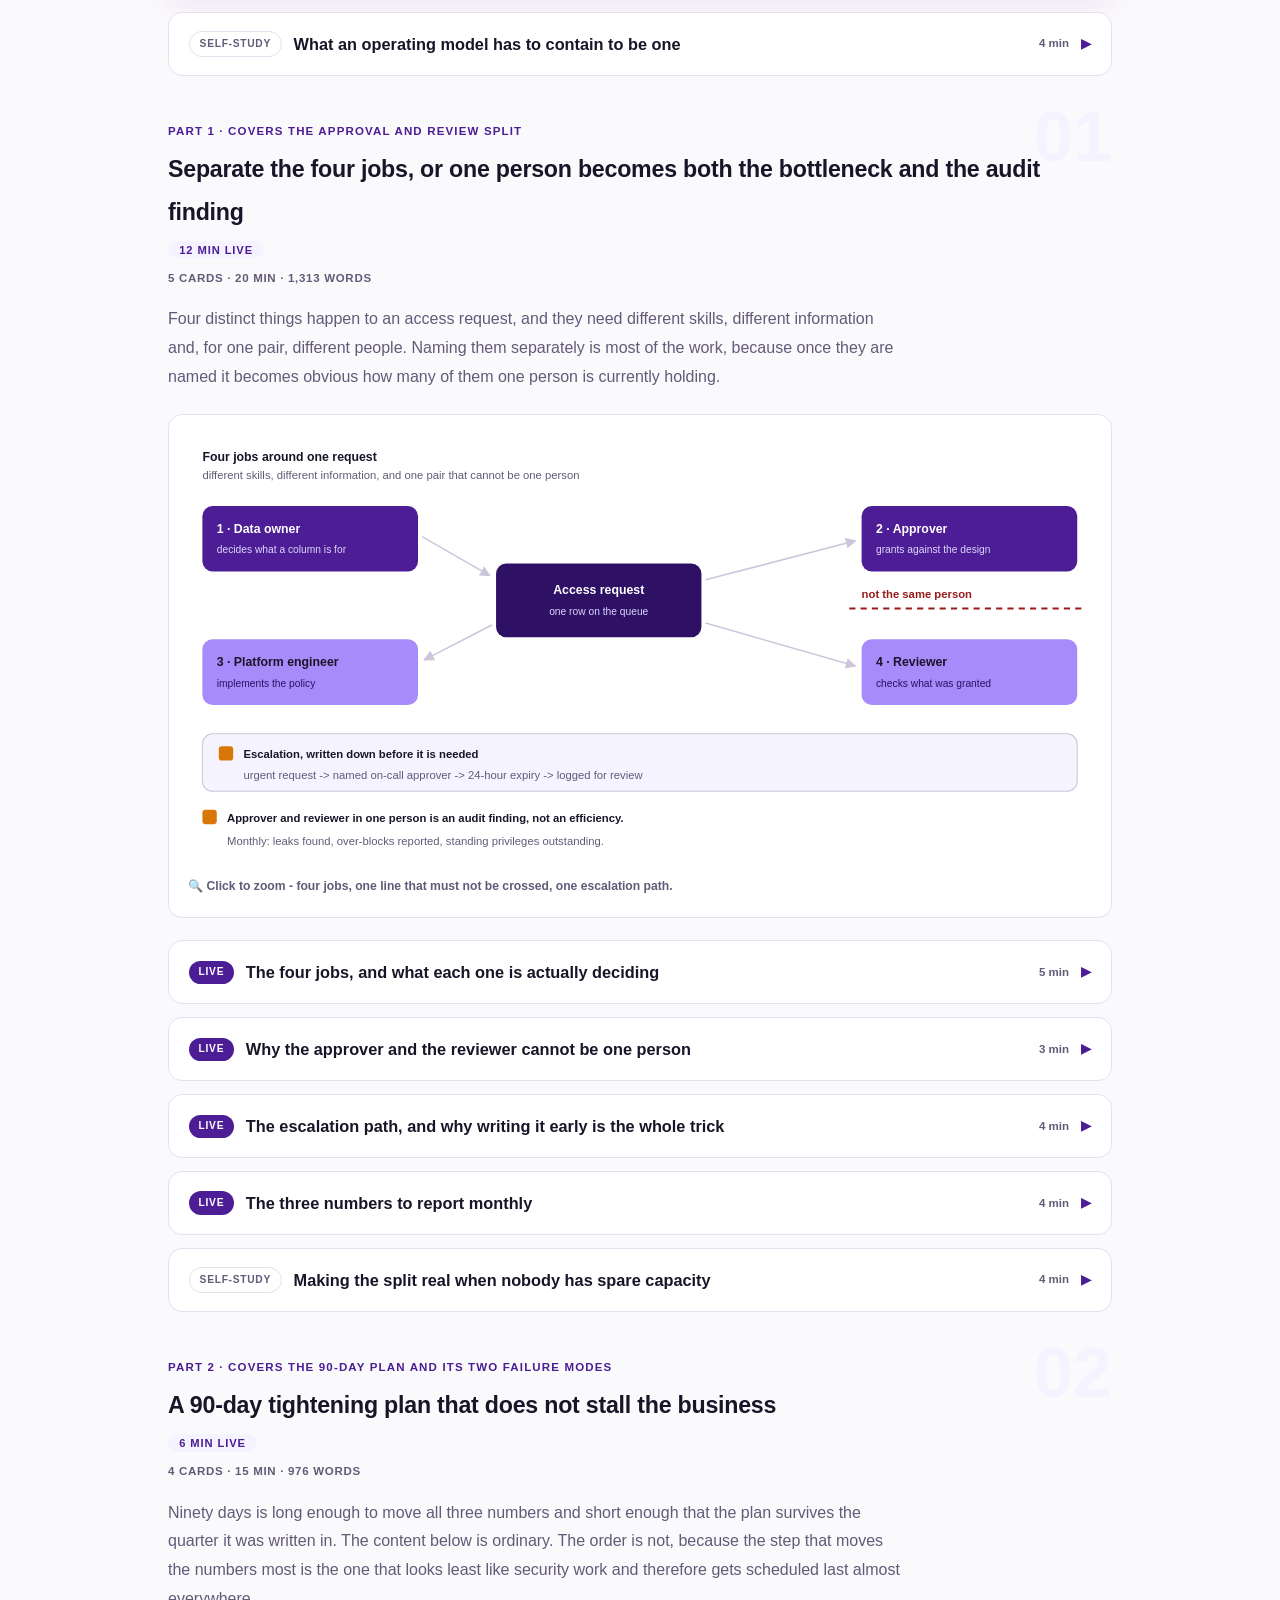
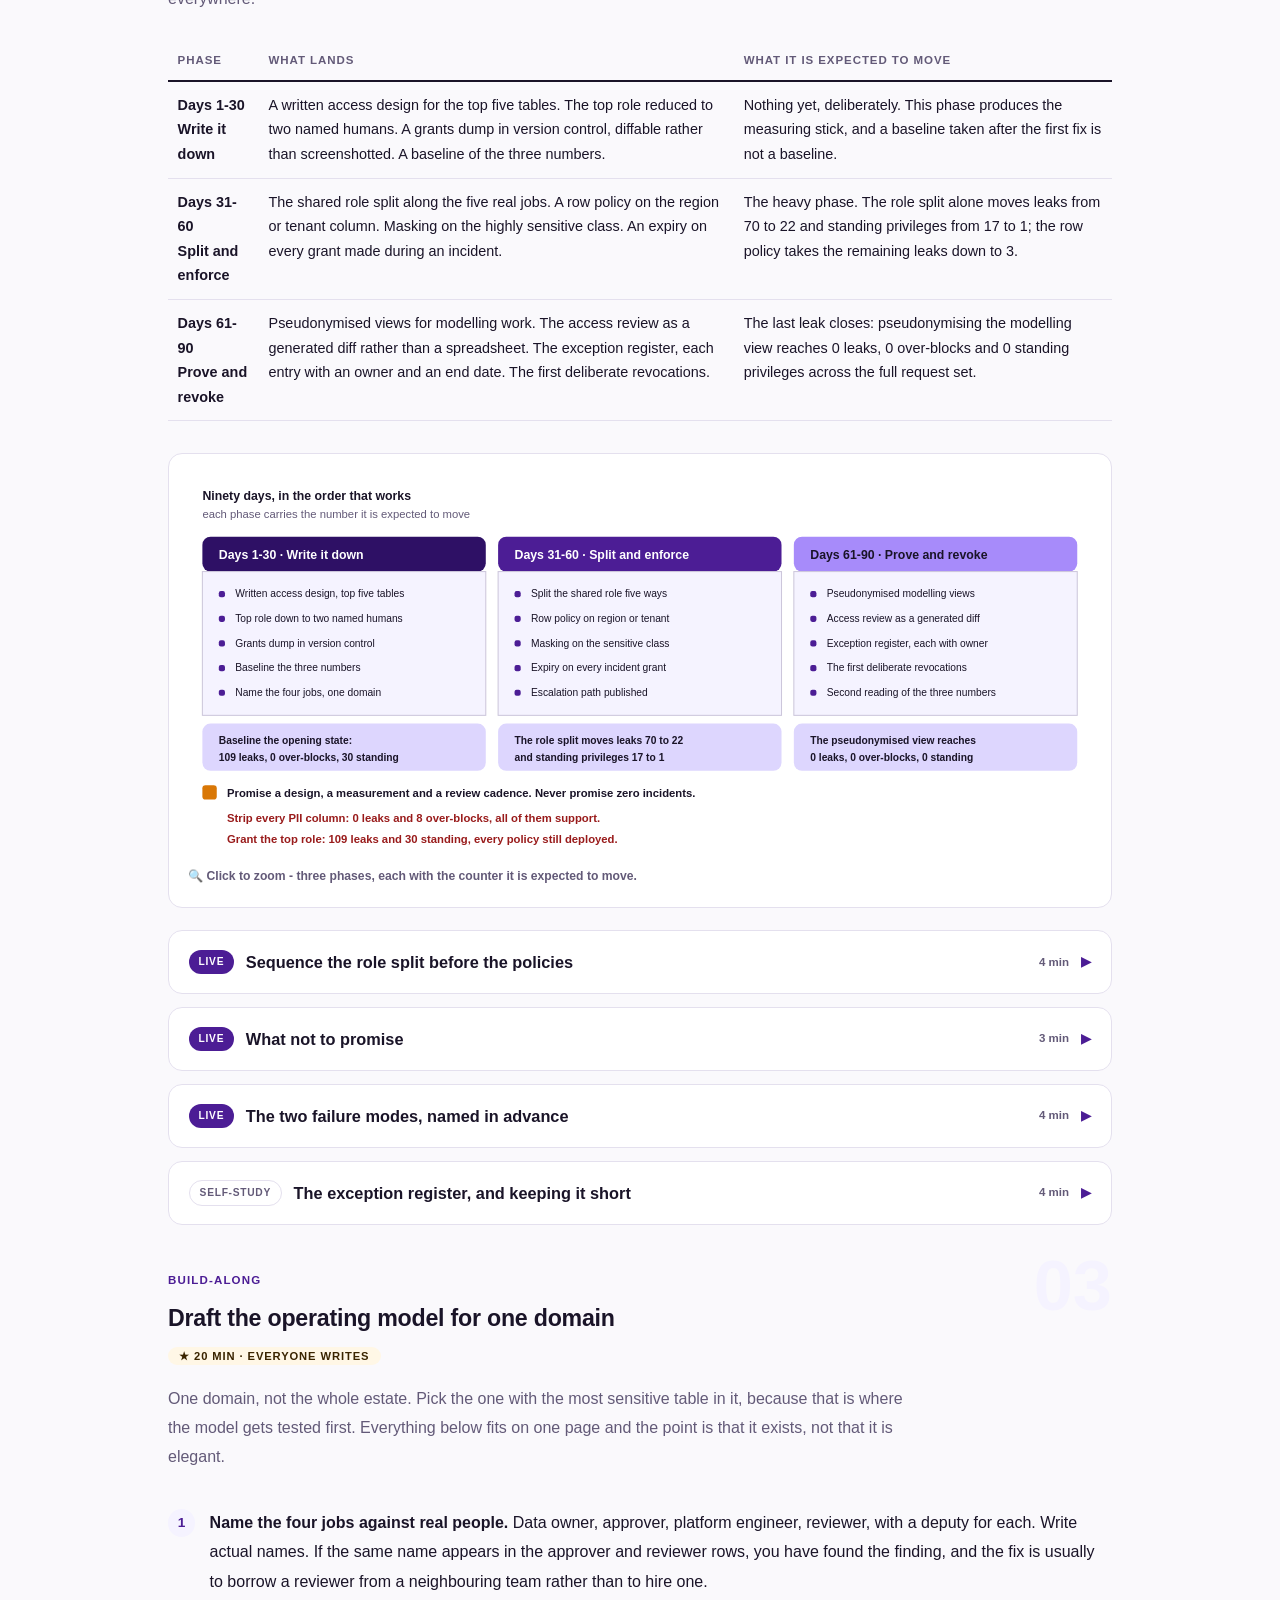
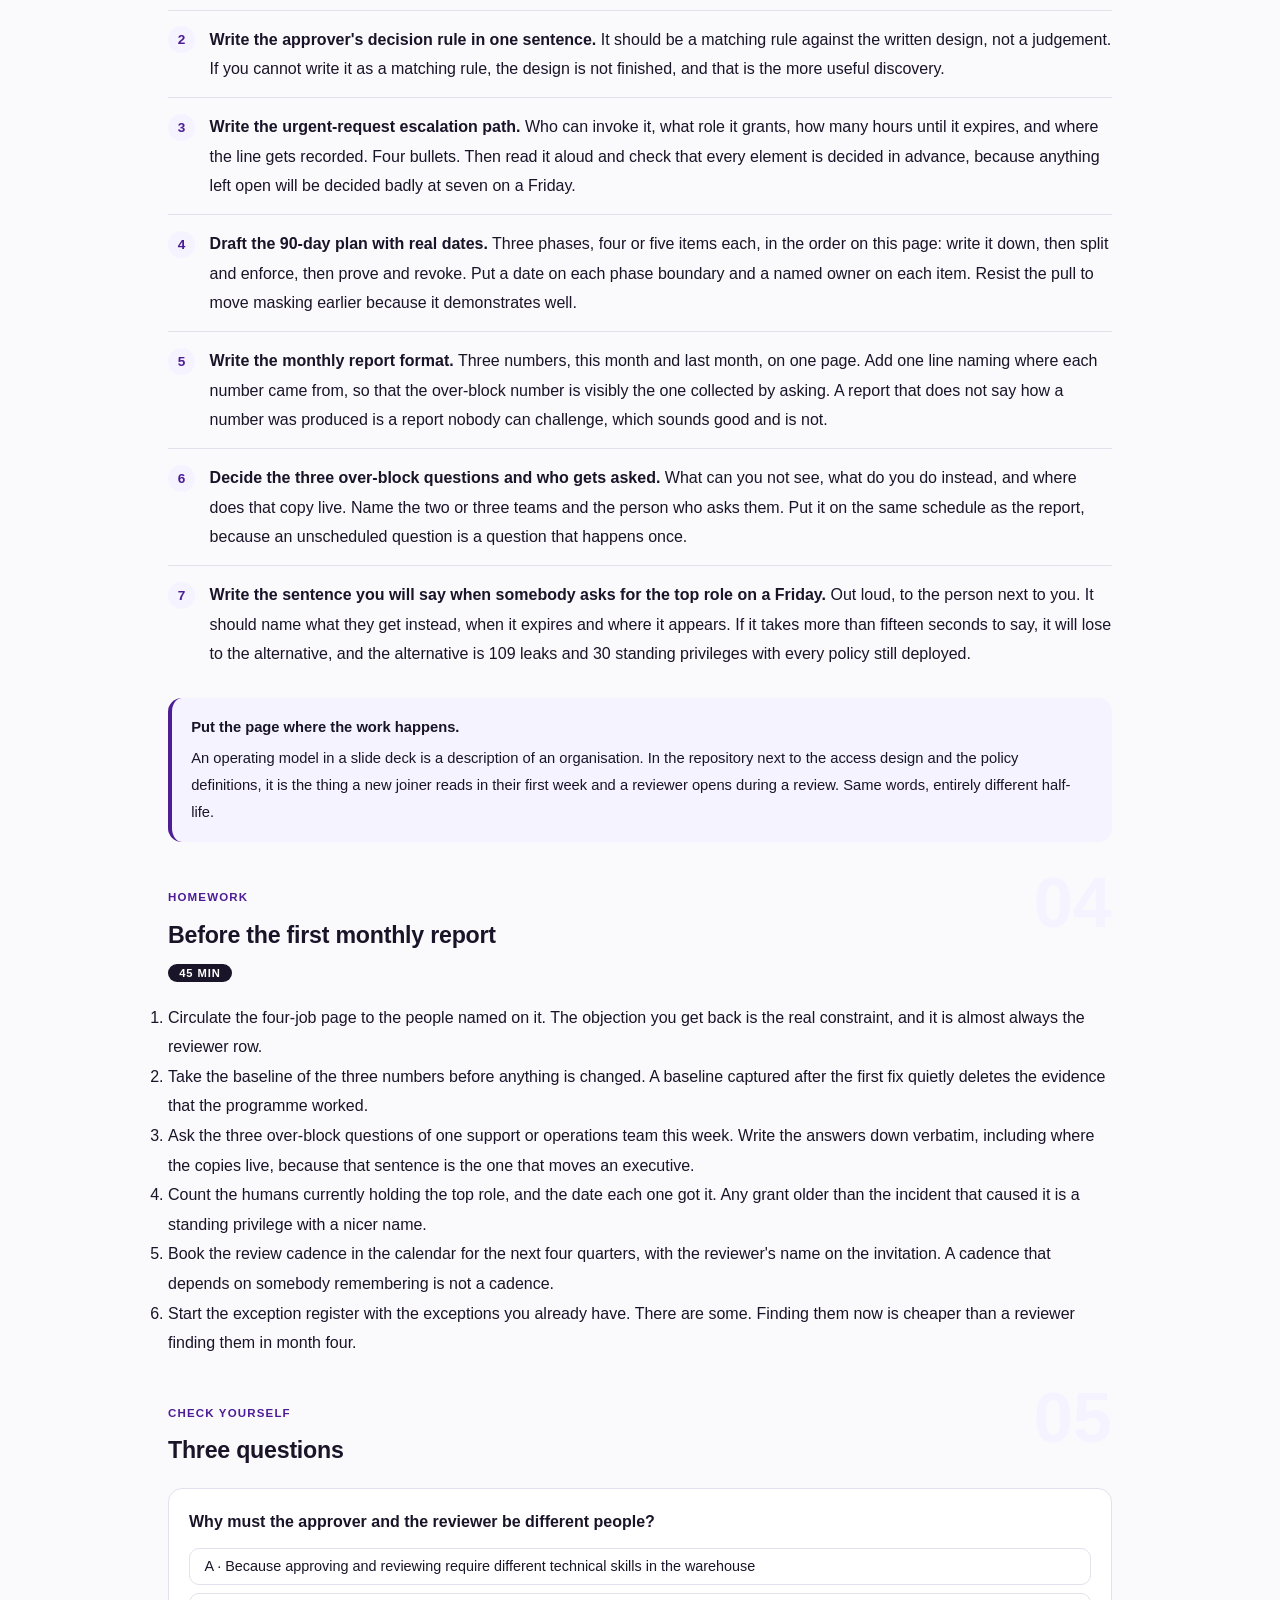
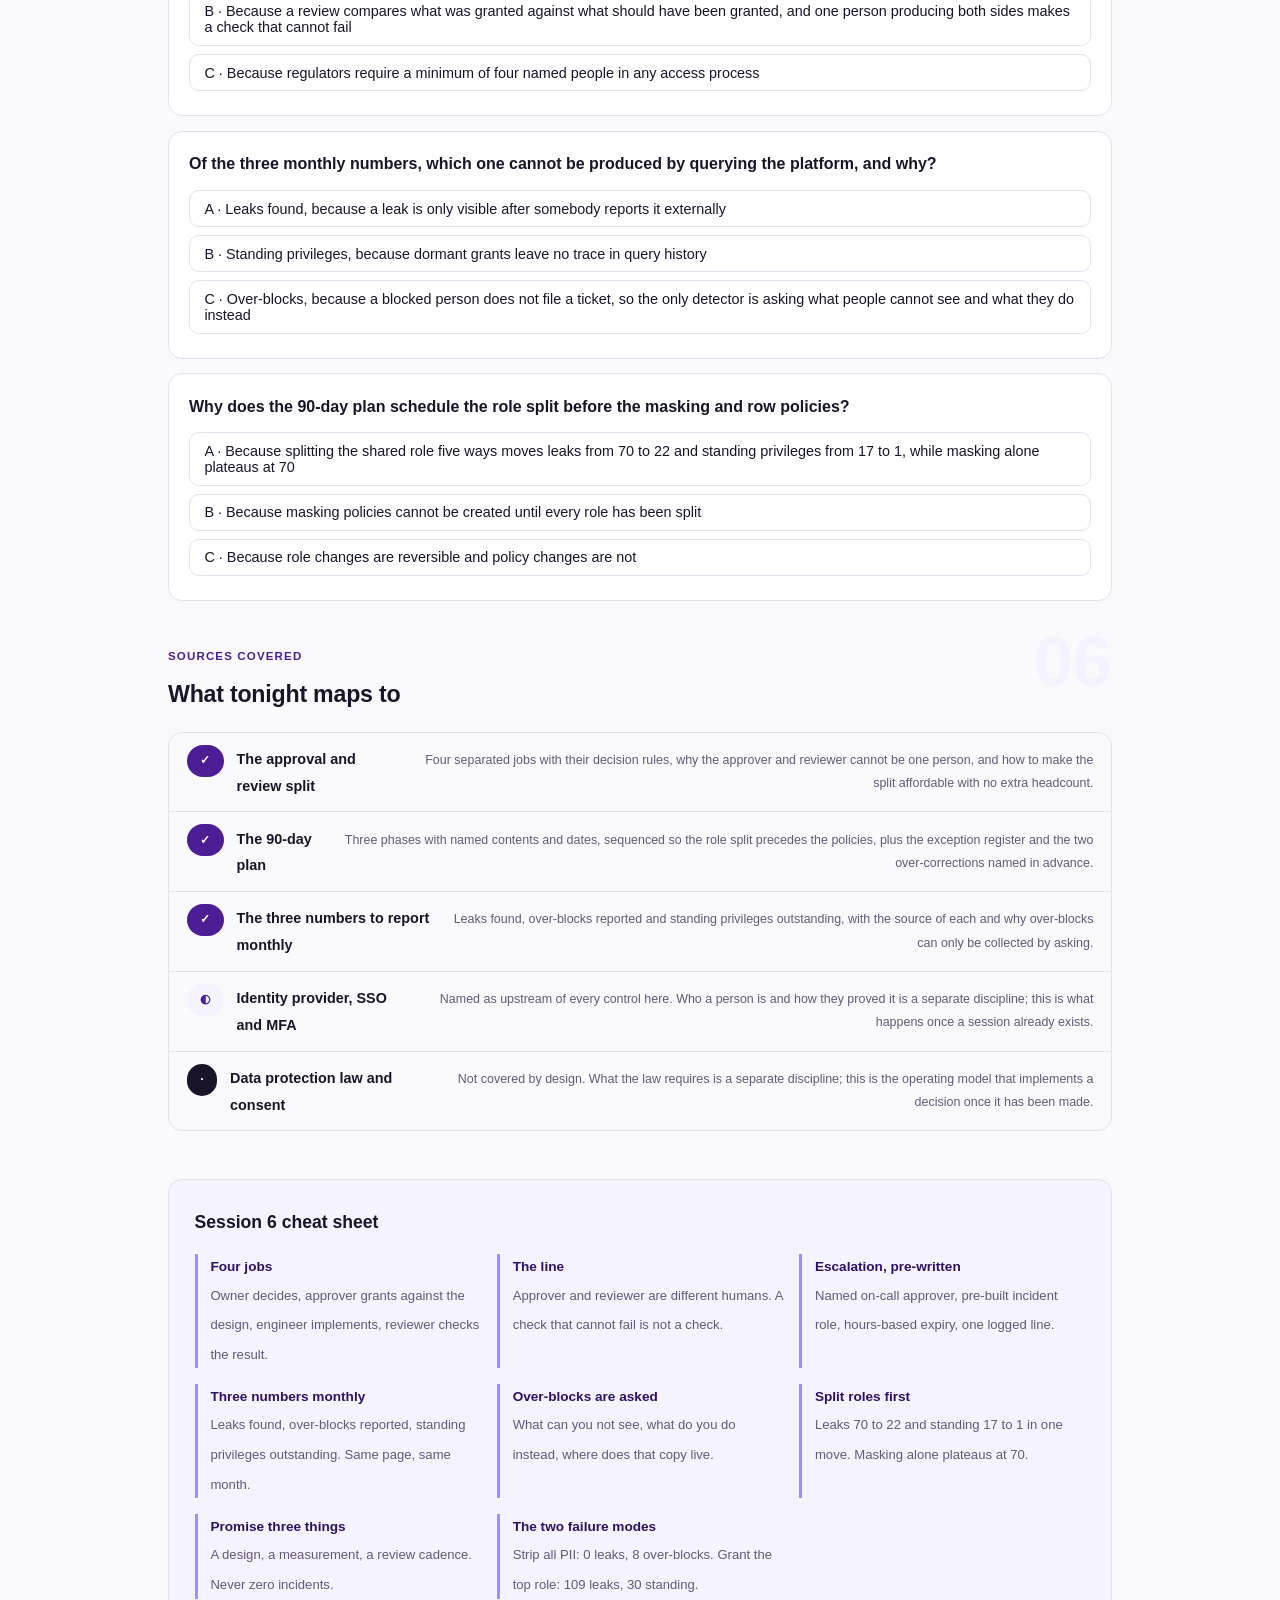
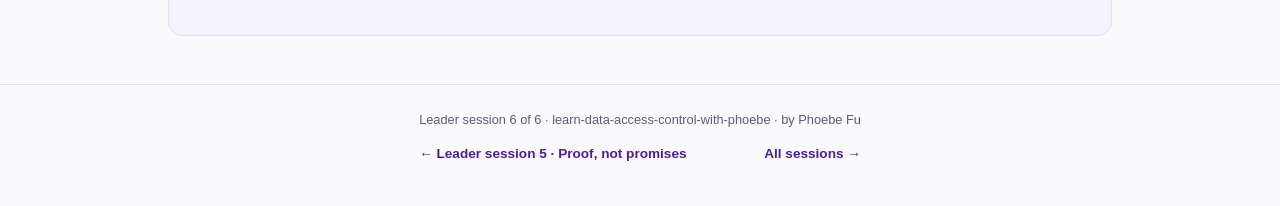
<file: courses/a6-operating-model.html>
<!DOCTYPE html>
<html lang="en">
<head>
<meta charset="UTF-8">
<meta name="viewport" content="width=device-width, initial-scale=1.0">
<!-- social:start -->
<meta name="description" content="Leader session 6 of 6. Four jobs, not one: who decides, who approves, who implements and who reviews. Then a 90-day tightening plan sequenced by what the numbers actually move, and the three figures to report every month.">
<meta property="og:type" content="article">
<meta property="og:site_name" content="Learn with Phoebe">
<meta property="og:title" content="The access operating model - learn data access control with phoebe">
<meta property="og:description" content="Leader session 6 of 6. The approval and review split, a 90-day plan that does not stall the business, and the three numbers to report monthly.">
<meta property="og:url" content="https://phoebefu6.github.io/learn-data-access-control-with-phoebe/courses/a6-operating-model.html">
<meta property="og:image" content="https://phoebefu6.github.io/learn-data-access-control-with-phoebe/assets/og-cover.png">
<meta property="og:image:width" content="1200">
<meta property="og:image:height" content="630">
<meta name="twitter:card" content="summary_large_image">
<meta name="twitter:title" content="The access operating model - learn data access control with phoebe">
<meta name="twitter:description" content="Separate the four jobs, sequence the 90 days, and report three numbers instead of one.">
<meta name="twitter:image" content="https://phoebefu6.github.io/learn-data-access-control-with-phoebe/assets/og-cover.png">
<!-- social:end -->
<title>Leader session 6 · The access operating model - learn data access control with phoebe</title>
<link rel="stylesheet" href="../assets/style.css?v=24">
</head>
<body>

<div class="toolbar">
  <div class="wrap">
    <span class="crumb"><a href="../index.html">learn-data-access-control-with-phoebe</a> / Leader session 6 of 6</span>
    <button class="btn" id="toggle-all" type="button">Expand all</button>
    <button class="btn primary" id="zoom-toggle" type="button">Projector zoom: off</button>
  </div>
</div>

<header class="masthead">
  <div class="wrap">
    <div class="eyebrow">Learn Data Access Control with Phoebe · Leader session 6 of 6</div>
    <h1>The access <span class="accent">operating model</span></h1>
    <p class="sub">Five sessions of principle, and now the thing that decides whether any of it survives contact with a quarter: who holds which job, what happens when somebody needs access at seven on a Friday evening, and what lands in the monthly report. An operating model is not a policy document. It is a small number of named people, a written escalation path, three counters and a sequence, and the sequence matters more than most leaders expect.</p>
    <div class="chip-row">
      <span class="chip level">🟠 Advanced</span>
      <span class="chip audience">Data and analytics leaders</span>
      <span class="chip time">45 min</span>
    </div>
    <div class="agenda">
      <span class="a1" style="flex:1">0-3 · Welcome</span>
      <span class="a2" style="flex:5">3-20 · Who decides, who reviews</span>
      <span class="a3" style="flex:4">20-40 · Build-along: the 90-day plan</span>
      <span class="a4" style="flex:1">40-45 · Q&amp;A</span>
    </div>
  </div>
</header>

<main class="wrap">

  <!-- ============ INTRO ============ -->
  <section class="section" id="intro">
    <div class="section-kicker">
      <span class="klabel">Part 0</span>
      <h2>Where the leader track lands</h2>
    </div>
    <p class="lede">Six sessions, and the through-line has been that access control is a design problem measured with three numbers rather than a tightening exercise measured with one. Tonight the design becomes an organisation: four separated jobs, an escalation path that exists before it is needed, a 90-day plan ordered by evidence rather than by what looks urgent, and a monthly report that a board can read. The worked example throughout is <strong>saltbox.customers</strong> at Saltbox, a consumer lending startup, with five jobs, ten columns and three regions.</p>

    <div class="legend">
      <span class="pill">Live = presented in the 45 minutes</span>
      <span class="pill">Self-study = the full depth, after class</span>
      <span class="pill">🔍 Every diagram zooms</span>
    </div>

    <div class="callout win">
      <p><strong>★ What you walk out with tonight.</strong> The four jobs written against real names for one domain, with the one pairing that has to stay apart. An escalation path for genuinely urgent requests, drafted before the next incident rather than during it. A 90-day plan whose order is set by the measured effect of each step. And a three-number monthly report, one of which can only be collected by asking people.</p>
    </div>

    <details class="card" open>
      <summary><span class="mode live">Live</span>One person holding every job is the default, and it is the failure<span class="mini">3 min</span><span class="caret">▶</span></summary>
      <div class="body">
        <p>In most teams under a hundred people, the same engineer decides what a column is for, grants it, builds the policy that constrains it and signs the access review that checks it. Nobody chose that. It accreted, because each of those four things arrived as a small favour on top of an existing job.</p>
        <p>Two things break at once. The first is throughput: that person becomes the queue, and a queue is what produces the shared login and the standing grant. The second is evidence: a review carried out by the person who made the grants cannot find a wrong grant, because finding one means reporting on themselves. Neither failure looks like a security failure from the inside. One looks like a busy colleague and the other looks like a clean report.</p>
        <div class="callout example">
          <span class="ex-pill">Real world</span>
          <p>Saltbox's platform lead approved access requests in a chat thread and also produced the quarterly review, exported from the same chat thread. Every quarter came back clean. The first external audit found nineteen grants with no request behind them at all, because a request that was never written down cannot be missing from a review of what was written down.</p>
        </div>
      </div>
    </details>

    <details class="card">
      <summary><span class="mode self">Self-study</span>What an operating model has to contain to be one<span class="mini">4 min</span><span class="caret">▶</span></summary>
      <div class="body">
        <ul>
          <li><strong>Named people, not named teams.</strong> "Platform owns approvals" is not an operating model; it is an intention. A model names a person and a deputy for each job in each domain, and it is out of date the day one of them leaves, which is the point.</li>
          <li><strong>A decision rule per job.</strong> What does the approver check against? If the answer is judgement, the model will produce different answers on different days and nobody can review it.</li>
          <li><strong>A path for the exception.</strong> Every access model is judged on the urgent Friday request, because that is the one that produces the permanent grant. Write it before it happens.</li>
          <li><strong>A cadence.</strong> Monthly numbers, quarterly review, annual recertification of the roles themselves. A control with no date attached is an aspiration.</li>
          <li><strong>An exception register.</strong> A short list of grants that break the design on purpose, each with an owner, a reason and an end date. What is not on it is not an exception, it is a finding.</li>
        </ul>
      </div>
    </details>
  </section>

  <!-- ============ PART 1 ============ -->
  <section class="section" id="part-1">
    <div class="section-kicker">
      <span class="klabel">Part 1 · covers the approval and review split</span>
      <h2>Separate the four jobs, or one person becomes both the bottleneck and the audit finding</h2>
      <span class="tag concept">12 min live</span>
    </div>
    <p class="lede">Four distinct things happen to an access request, and they need different skills, different information and, for one pair, different people. Naming them separately is most of the work, because once they are named it becomes obvious how many of them one person is currently holding.</p>

    <figure class="zoomable">
      <svg viewBox="0 0 880 420" xmlns="http://www.w3.org/2000/svg" role="img" aria-label="One access request in the centre with four jobs around it: the data owner who decides what a column is for, the approver who grants against the design, the platform engineer who implements the policy, and the reviewer who checks the result. A red dashed line separates the approver from the reviewer, marked not the same person. A strip along the bottom shows the escalation path from urgent request to named on-call approver to a 24-hour expiry to the monthly review.">
        <style>
          .a6aT { font: 800 12px Inter, sans-serif; fill: #fff; }
          .a6aS { font: 400 10px Inter, sans-serif; fill: #DDD6FE; }
          .a6aH { font: 800 12px Inter, sans-serif; fill: #1A1428; }
          .a6aI { font: 800 12px Inter, sans-serif; fill: #1A1428; }
          .a6aJ { font: 400 10px Inter, sans-serif; fill: #2E1065; }
          .a6aM { font: 400 11px Inter, sans-serif; fill: #635A78; }
          .a6aN { font: 700 11px Inter, sans-serif; fill: #1A1428; }
          .a6aR { font: 700 11px Inter, sans-serif; fill: #991B1B; }
        </style>
        <defs>
          <marker id="a6aAr" viewBox="0 0 10 10" refX="9" refY="5" markerWidth="7" markerHeight="7" orient="auto">
            <path d="M0,0 L10,5 L0,10 z" fill="#CCC6DB"></path>
          </marker>
        </defs>

        <text class="a6aH" x="14" y="26">Four jobs around one request</text>
        <text class="a6aM" x="14" y="44">different skills, different information, and one pair that cannot be one person</text>

        <rect x="14" y="70" width="210" height="64" rx="10" fill="#4C1D95"></rect>
        <text class="a6aT" x="28" y="96">1 · Data owner</text>
        <text class="a6aS" x="28" y="116">decides what a column is for</text>

        <rect x="14" y="200" width="210" height="64" rx="10" fill="#A78BFA"></rect>
        <text class="a6aI" x="28" y="226">3 · Platform engineer</text>
        <text class="a6aJ" x="28" y="246">implements the policy</text>

        <rect x="300" y="126" width="200" height="72" rx="10" fill="#2E1065"></rect>
        <text class="a6aT" x="400" y="156" text-anchor="middle">Access request</text>
        <text class="a6aS" x="400" y="176" text-anchor="middle">one row on the queue</text>

        <rect x="656" y="70" width="210" height="64" rx="10" fill="#4C1D95"></rect>
        <text class="a6aT" x="670" y="96">2 · Approver</text>
        <text class="a6aS" x="670" y="116">grants against the design</text>

        <rect x="656" y="200" width="210" height="64" rx="10" fill="#A78BFA"></rect>
        <text class="a6aI" x="670" y="226">4 · Reviewer</text>
        <text class="a6aJ" x="670" y="246">checks what was granted</text>

        <line x1="644" y1="170" x2="874" y2="170" stroke="#991B1B" stroke-width="2" stroke-dasharray="6 5"></line>
        <text class="a6aR" x="656" y="160">not the same person</text>

        <line x1="228" y1="100" x2="294" y2="138" stroke="#CCC6DB" stroke-width="1.5" marker-end="url(#a6aAr)"></line>
        <line x1="504" y1="142" x2="650" y2="104" stroke="#CCC6DB" stroke-width="1.5" marker-end="url(#a6aAr)"></line>
        <line x1="296" y1="186" x2="230" y2="220" stroke="#CCC6DB" stroke-width="1.5" marker-end="url(#a6aAr)"></line>
        <line x1="504" y1="184" x2="650" y2="226" stroke="#CCC6DB" stroke-width="1.5" marker-end="url(#a6aAr)"></line>

        <rect x="14" y="292" width="852" height="56" rx="10" fill="#F5F3FF" stroke="#CCC6DB"></rect>
        <rect x="30" y="304" width="14" height="14" rx="3" fill="#D97706"></rect>
        <text class="a6aN" x="54" y="316">Escalation, written down before it is needed</text>
        <text class="a6aM" x="54" y="336">urgent request -&gt; named on-call approver -&gt; 24-hour expiry -&gt; logged for review</text>

        <rect x="14" y="366" width="14" height="14" rx="3" fill="#D97706"></rect>
        <text class="a6aN" x="38" y="378">Approver and reviewer in one person is an audit finding, not an efficiency.</text>
        <text class="a6aM" x="38" y="400">Monthly: leaks found, over-blocks reported, standing privileges outstanding.</text>
      </svg>
      <figcaption>🔍 Click to zoom - four jobs, one line that must not be crossed, one escalation path.</figcaption>
    </figure>

    <details class="card">
      <summary><span class="mode live">Live</span>The four jobs, and what each one is actually deciding<span class="mini">5 min</span><span class="caret">▶</span></summary>
      <div class="body">
        <p>Each job answers a different question, and each needs information the others do not have. That is the real argument for splitting them: it is not ceremony, it is that the person who knows why a column exists is almost never the person who knows what a row policy costs at query time.</p>
        <ul>
          <li><strong>The data owner decides what a column is for.</strong> Usually a business leader rather than an engineer. They answer "which jobs have a legitimate reason to see <code class="mono">national_id</code>, and in what form". At Saltbox the answer for that column is nobody, in any form, and an owner is the only person who can say that with authority.</li>
          <li><strong>The approver grants against the design.</strong> They answer one question: does this request match what the owner already decided? If it does, approve. If it does not, it is not an approval decision at all, it is a request to change the design, and it goes back to the owner. An approver exercising judgement is an approver with no design behind them.</li>
          <li><strong>The platform engineer implements the policy.</strong> They answer "what is the smallest change that produces this outcome, and what does it break". They also own the honest answer that some designs are not implementable as written and need a view rather than a grant.</li>
          <li><strong>The reviewer checks the result.</strong> Not the intent, the result. They compare what is actually granted today against the written design, and they report the gap. Their output is a number and a list, not a reassurance.</li>
        </ul>
        <div class="callout tip">
          <p><strong>The smallest viable split.</strong> Four jobs does not mean four full-time people. It means four names, where the approver and the reviewer are different humans and the data owner is not on the platform team. In a team of eight that is achievable. In a team of three, the reviewer comes from outside the team, and that is the whole requirement.</p>
        </div>
      </div>
    </details>

    <details class="card">
      <summary><span class="mode live">Live</span>Why the approver and the reviewer cannot be one person<span class="mini">3 min</span><span class="caret">▶</span></summary>
      <div class="body">
        <p>A review is a comparison between two things: what was granted and what should have been granted. When the same person produced both sides, the comparison is guaranteed to succeed, and a check that cannot fail is not a check.</p>
        <p>This is not an accusation of dishonesty and it is worth saying that out loud when you introduce the split, because people hear it as one. The mechanism is ordinary and human. You do not find an error you have already looked at and considered correct, and you especially do not find the grant you made at eleven at night during an incident, because you remember the reason and the reason was good.</p>
        <div class="callout example">
          <span class="ex-pill">Real world</span>
          <p>A Saltbox analytics lead approved a temporary grant during a payments outage, then wrote it into the review as "approved, incident 4412, temporary". Three quarters later the same line appeared in the same review, still marked temporary, still approved by the person writing the review. A finance reviewer with no memory of the incident spotted it in ten minutes, because to them the word temporary next to a nine-month-old date is the only interesting thing on the page.</p>
        </div>
      </div>
    </details>

    <details class="card">
      <summary><span class="mode live">Live</span>The escalation path, and why writing it early is the whole trick<span class="mini">4 min</span><span class="caret">▶</span></summary>
      <div class="body">
        <p>Some requests are genuinely urgent. A payments incident at seven on a Friday is not somebody being impatient, and a model that has no answer for it will get the answer that is always available: somebody grants the top role, because that definitely works and nobody has to think.</p>
        <p>A written escalation path replaces that with something almost as fast and far narrower. Four elements are enough, and all four have to be decided in advance, because the point is that nobody is designing anything at seven on a Friday.</p>
        <ul>
          <li><strong>Who can invoke it.</strong> A named on-call approver and a named deputy. Not a team alias, because an alias at seven on a Friday is nobody.</li>
          <li><strong>What it grants.</strong> A pre-built break-glass role, scoped in advance to the tables an incident actually touches. Building it during the incident is how it ends up being the top role.</li>
          <li><strong>How it ends.</strong> An expiry, in hours, set at the moment of the grant and not dependent on anybody remembering. A grant that has to be revoked by a human is a standing privilege with a good intention attached.</li>
          <li><strong>Where it is recorded.</strong> One line, automatically, into the same place the monthly numbers come from. An escalation nobody counted is indistinguishable from a grant nobody made.</li>
        </ul>
        <div class="prompt-box good">
          <span class="label">★ Say this on the Friday</span>
Yes, you can have access in ten minutes. It comes from the incident role,
it covers the payments tables, and it expires Sunday at nine unless we
extend it deliberately. It will appear in this month's report.
        </div>
        <div class="prompt-box bad">
          <span class="label">✗ Not this</span>
Fine, take the admin role for now, just remind me on Monday and I'll take
it back.
        </div>
        <p>The second answer is faster to say and produces a grant that outlives everybody in the conversation. The first takes ten seconds longer and is only available if somebody wrote the path down on a quiet afternoon.</p>
      </div>
    </details>

    <details class="card">
      <summary><span class="mode live">Live</span>The three numbers to report monthly<span class="mini">4 min</span><span class="caret">▶</span></summary>
      <div class="body">
        <p>Access is usually reported as one number, and the number is usually leaks, which is exactly why over-blocks are invisible in almost every access review ever written. Three numbers go in the monthly report, together, on the same page, because each has a cheap fix that ruins another.</p>
        <table class="clean">
          <thead>
            <tr><th>Number</th><th>What it counts</th><th>Where it comes from</th></tr>
          </thead>
          <tbody>
            <tr><td>Leaks found</td><td>Cases where somebody could read data the design does not grant them</td><td>Generated: grants and policies compared against the written design</td></tr>
            <tr><td>Over-blocks reported</td><td>Cases where somebody cannot do the job they were hired for</td><td>Asked: a standing question to support, operations and analytics</td></tr>
            <tr><td>Standing privileges outstanding</td><td>Grants nobody currently needs, still in place</td><td>Generated: columns a role can read in clear that the design does not mark clear</td></tr>
          </tbody>
        </table>
        <div class="callout tip">
          <p><strong>The middle row is the one that gets dropped, and it is the one that cannot be recovered later.</strong> Over-blocks cannot be queried. There is no table of things people wanted and could not get, because a blocked person does not file a ticket, they find a colleague with wider access. The only detector is a question asked on a schedule: what can you not see, what do you do instead, and where does that copy live. Three questions, three teams, once a month.</p>
        </div>
        <p>Report the three side by side with last month's values and nothing else. A leaks number falling while over-blocks climb is not progress, and it is only visible when both are on the same page. The moment they live in different reports owned by different people, the trade stops being visible and the organisation optimises the one that has a graph.</p>
      </div>
    </details>

    <details class="card">
      <summary><span class="mode self">Self-study</span>Making the split real when nobody has spare capacity<span class="mini">4 min</span><span class="caret">▶</span></summary>
      <div class="body">
        <p>The objection to separating the four jobs is always the same and it is usually honest: there is no headcount. Four moves make the split affordable without any.</p>
        <ul>
          <li><strong>Borrow the reviewer.</strong> The reviewer does not need warehouse skills, only the design and the current grants in readable form. A finance analyst, a risk colleague or a peer lead from another domain can do it in two hours a quarter, and their unfamiliarity is a feature.</li>
          <li><strong>Make the approver's job smaller, not bigger.</strong> An approver working against a written design is doing a matching exercise, not an investigation. Most requests become a thirty-second yes. The ones that are not are supposed to be slow.</li>
          <li><strong>Automate the reviewer's inputs.</strong> If producing the current-state grants takes a day, the review happens annually. If it is a generated file, the review happens monthly and the reviewer spends their two hours on judgement.</li>
          <li><strong>Rotate the owner conversation, not the ownership.</strong> Data owners do not need a weekly meeting. They need to be asked once, in writing, per column class, and then again only when something changes.</li>
        </ul>
        <p>One structural warning: do not solve the capacity problem by making the approver a rota that includes the platform engineer. That reconstructs the failure with extra steps and a false record of independence, which is worse than the honest single-person version because now the report looks credible.</p>
      </div>
    </details>
  </section>

  <!-- ============ PART 2 ============ -->
  <section class="section" id="part-2">
    <div class="section-kicker">
      <span class="klabel">Part 2 · covers the 90-day plan and its two failure modes</span>
      <h2>A 90-day tightening plan that does not stall the business</h2>
      <span class="tag concept">6 min live</span>
    </div>
    <p class="lede">Ninety days is long enough to move all three numbers and short enough that the plan survives the quarter it was written in. The content below is ordinary. The order is not, because the step that moves the numbers most is the one that looks least like security work and therefore gets scheduled last almost everywhere.</p>

    <table class="clean">
      <thead>
        <tr><th>Phase</th><th>What lands</th><th>What it is expected to move</th></tr>
      </thead>
      <tbody>
        <tr>
          <td>Days 1-30<br><strong>Write it down</strong></td>
          <td>A written access design for the top five tables. The top role reduced to two named humans. A grants dump in version control, diffable rather than screenshotted. A baseline of the three numbers.</td>
          <td>Nothing yet, deliberately. This phase produces the measuring stick, and a baseline taken after the first fix is not a baseline.</td>
        </tr>
        <tr>
          <td>Days 31-60<br><strong>Split and enforce</strong></td>
          <td>The shared role split along the five real jobs. A row policy on the region or tenant column. Masking on the highly sensitive class. An expiry on every grant made during an incident.</td>
          <td>The heavy phase. The role split alone moves leaks from 70 to 22 and standing privileges from 17 to 1; the row policy takes the remaining leaks down to 3.</td>
        </tr>
        <tr>
          <td>Days 61-90<br><strong>Prove and revoke</strong></td>
          <td>Pseudonymised views for modelling work. The access review as a generated diff rather than a spreadsheet. The exception register, each entry with an owner and an end date. The first deliberate revocations.</td>
          <td>The last leak closes: pseudonymising the modelling view reaches 0 leaks, 0 over-blocks and 0 standing privileges across the full request set.</td>
        </tr>
      </tbody>
    </table>

    <figure class="zoomable">
      <svg viewBox="0 0 880 372" xmlns="http://www.w3.org/2000/svg" role="img" aria-label="A three-phase roadmap strip. Days 1 to 30 write it down, annotated with the baseline of 109 leaks, 0 over-blocks and 30 standing privileges. Days 31 to 60 split and enforce, annotated with the role split moving leaks from 70 to 22 and standing privileges from 17 to 1. Days 61 to 90 prove and revoke, annotated with the pseudonymised view reaching zero on all three counters. Two red warnings at the bottom name the failure modes.">
        <style>
          .a6bH { font: 800 12px Inter, sans-serif; fill: #1A1428; }
          .a6bT { font: 800 12px Inter, sans-serif; fill: #fff; }
          .a6bI { font: 800 12px Inter, sans-serif; fill: #1A1428; }
          .a6bB { font: 400 10px Inter, sans-serif; fill: #1A1428; }
          .a6bA { font: 700 10px Inter, sans-serif; fill: #1A1428; }
          .a6bM { font: 400 11px Inter, sans-serif; fill: #635A78; }
          .a6bN { font: 700 11px Inter, sans-serif; fill: #1A1428; }
          .a6bR { font: 700 11px Inter, sans-serif; fill: #991B1B; }
        </style>

        <text class="a6bH" x="14" y="26">Ninety days, in the order that works</text>
        <text class="a6bM" x="14" y="44">each phase carries the number it is expected to move</text>

        <rect x="14" y="62" width="276" height="34" rx="8" fill="#2E1065"></rect>
        <text class="a6bT" x="30" y="84">Days 1-30 · Write it down</text>
        <rect x="14" y="96" width="276" height="140" fill="#F5F3FF" stroke="#CCC6DB"></rect>
        <rect x="30" y="115" width="6" height="6" rx="2" fill="#4C1D95"></rect>
        <text class="a6bB" x="46" y="121">Written access design, top five tables</text>
        <rect x="30" y="139" width="6" height="6" rx="2" fill="#4C1D95"></rect>
        <text class="a6bB" x="46" y="145">Top role down to two named humans</text>
        <rect x="30" y="163" width="6" height="6" rx="2" fill="#4C1D95"></rect>
        <text class="a6bB" x="46" y="169">Grants dump in version control</text>
        <rect x="30" y="187" width="6" height="6" rx="2" fill="#4C1D95"></rect>
        <text class="a6bB" x="46" y="193">Baseline the three numbers</text>
        <rect x="30" y="211" width="6" height="6" rx="2" fill="#4C1D95"></rect>
        <text class="a6bB" x="46" y="217">Name the four jobs, one domain</text>
        <rect x="14" y="244" width="276" height="46" rx="8" fill="#DDD6FE"></rect>
        <text class="a6bA" x="30" y="264">Baseline the opening state:</text>
        <text class="a6bA" x="30" y="280">109 leaks, 0 over-blocks, 30 standing</text>

        <rect x="302" y="62" width="276" height="34" rx="8" fill="#4C1D95"></rect>
        <text class="a6bT" x="318" y="84">Days 31-60 · Split and enforce</text>
        <rect x="302" y="96" width="276" height="140" fill="#F5F3FF" stroke="#CCC6DB"></rect>
        <rect x="318" y="115" width="6" height="6" rx="2" fill="#4C1D95"></rect>
        <text class="a6bB" x="334" y="121">Split the shared role five ways</text>
        <rect x="318" y="139" width="6" height="6" rx="2" fill="#4C1D95"></rect>
        <text class="a6bB" x="334" y="145">Row policy on region or tenant</text>
        <rect x="318" y="163" width="6" height="6" rx="2" fill="#4C1D95"></rect>
        <text class="a6bB" x="334" y="169">Masking on the sensitive class</text>
        <rect x="318" y="187" width="6" height="6" rx="2" fill="#4C1D95"></rect>
        <text class="a6bB" x="334" y="193">Expiry on every incident grant</text>
        <rect x="318" y="211" width="6" height="6" rx="2" fill="#4C1D95"></rect>
        <text class="a6bB" x="334" y="217">Escalation path published</text>
        <rect x="302" y="244" width="276" height="46" rx="8" fill="#DDD6FE"></rect>
        <text class="a6bA" x="318" y="264">The role split moves leaks 70 to 22</text>
        <text class="a6bA" x="318" y="280">and standing privileges 17 to 1</text>

        <rect x="590" y="62" width="276" height="34" rx="8" fill="#A78BFA"></rect>
        <text class="a6bI" x="606" y="84">Days 61-90 · Prove and revoke</text>
        <rect x="590" y="96" width="276" height="140" fill="#F5F3FF" stroke="#CCC6DB"></rect>
        <rect x="606" y="115" width="6" height="6" rx="2" fill="#4C1D95"></rect>
        <text class="a6bB" x="622" y="121">Pseudonymised modelling views</text>
        <rect x="606" y="139" width="6" height="6" rx="2" fill="#4C1D95"></rect>
        <text class="a6bB" x="622" y="145">Access review as a generated diff</text>
        <rect x="606" y="163" width="6" height="6" rx="2" fill="#4C1D95"></rect>
        <text class="a6bB" x="622" y="169">Exception register, each with owner</text>
        <rect x="606" y="187" width="6" height="6" rx="2" fill="#4C1D95"></rect>
        <text class="a6bB" x="622" y="193">The first deliberate revocations</text>
        <rect x="606" y="211" width="6" height="6" rx="2" fill="#4C1D95"></rect>
        <text class="a6bB" x="622" y="217">Second reading of the three numbers</text>
        <rect x="590" y="244" width="276" height="46" rx="8" fill="#DDD6FE"></rect>
        <text class="a6bA" x="606" y="264">The pseudonymised view reaches</text>
        <text class="a6bA" x="606" y="280">0 leaks, 0 over-blocks, 0 standing</text>

        <rect x="14" y="304" width="14" height="14" rx="3" fill="#D97706"></rect>
        <text class="a6bN" x="38" y="316">Promise a design, a measurement and a review cadence. Never promise zero incidents.</text>
        <text class="a6bR" x="38" y="340">Strip every PII column: 0 leaks and 8 over-blocks, all of them support.</text>
        <text class="a6bR" x="38" y="360">Grant the top role: 109 leaks and 30 standing, every policy still deployed.</text>
      </svg>
      <figcaption>🔍 Click to zoom - three phases, each with the counter it is expected to move.</figcaption>
    </figure>

    <details class="card">
      <summary><span class="mode live">Live</span>Sequence the role split before the policies<span class="mini">4 min</span><span class="caret">▶</span></summary>
      <div class="body">
        <p>The instinct is to start with masking, because masking is legible. You can show a screenshot of an obscured national ID to a nervous executive and the conversation calms down. It is also the step with the worst return, and the bench that scores the finished policy set against 150 requests says so with numbers.</p>
        <ul>
          <li><strong>Masking alone plateaus.</strong> Masking <code class="mono">national_id</code> for everybody takes leaks from 109 to 94. Adding masking on email and phone with a support exception takes them to 70. Two policies, real work, and two thirds of the leaks are still there.</li>
          <li><strong>The role split is the step.</strong> Splitting the shared role five ways moves leaks from 70 to 22 and standing privileges from 17 to 1, in one move. Nothing else on the ladder touches standing privileges at all.</li>
          <li><strong>Policies then finish the job cleanly.</strong> The row policy on region takes 22 leaks to 3, and pseudonymising the modelling view takes the last 3 to zero. Applied to a shared role first, the same policies would have had to be written around a role that does five jobs at once.</li>
        </ul>
        <p>The reason is structural rather than tool-specific. A policy expresses a rule about who sees what, and it can only be as precise as the identity it is written against. When five jobs share one role, every policy has to be written for the union of what those five jobs need, which is by definition the widest of them. Splitting the role is what makes precision expressible at all, and it is scheduled last almost everywhere because it reads as administration.</p>
        <div class="callout tip">
          <p><strong>How to sell the order upward.</strong> "We are reorganising roles" is a hard sentence in a security conversation. "The measured step that removes two thirds of the remaining exposure and almost all of the dormant access is a role change, and masking without it plateaus at 70" is a different sentence, and it is the same work.</p>
        </div>
      </div>
    </details>

    <details class="card">
      <summary><span class="mode live">Live</span>What not to promise<span class="mini">3 min</span><span class="caret">▶</span></summary>
      <div class="body">
        <p>The pressure at the end of a tightening programme is to declare something absolute, because absolutes are easy to hear and easy to repeat in a board pack. Every absolute available here is a hostage.</p>
        <ul>
          <li><strong>Never promise zero access incidents.</strong> You do not control the compromised laptop, the misconfigured integration or the leaver whose contractor account belonged to a vendor. Promising zero converts the next ordinary event into a broken commitment and, worse, gives the team a reason to not report the small ones.</li>
          <li><strong>Do not promise a date for full coverage.</strong> Five tables in 90 days is a real promise. Every table by the end of the year is a promise about work you have not scoped, made to people who will remember it.</li>
          <li><strong>Do not promise that nobody will be inconvenienced.</strong> Tightening produces over-blocks. Saying so in advance, and committing to counting and fixing them, is what stops the first one becoming an argument about whether the programme should continue.</li>
        </ul>
        <p>What to promise instead is three things, all of which you control: a written design that says who should see what, a measurement of the gap between that design and reality, and a cadence on which the gap is reported and closed. That is a commitment you can keep during a bad quarter, which is the only test that matters.</p>
      </div>
    </details>

    <details class="card">
      <summary><span class="mode live">Live</span>The two failure modes, named in advance<span class="mini">4 min</span><span class="caret">▶</span></summary>
      <div class="body">
        <p>Two over-corrections show up in almost every programme, one from the audit side and one from the delivery side. Naming both at the start, with their measured cost, is what stops each from arriving later as somebody's clever idea.</p>
        <div class="callout example">
          <span class="ex-pill">Real world</span>
          <p><strong>Over-correction one: strip every PII column.</strong> Applied on top of the full design, this holds leaks at 0 and produces 8 over-blocks, all of them the support agent, across name, email, phone and support_notes in each of the two regions they cover. The warehouse then reports a perfect number while the support team answers tickets from a spreadsheet somebody refreshes weekly.</p>
        </div>
        <div class="callout example">
          <span class="ex-pill">Real world</span>
          <p><strong>Over-correction two: grant the top role.</strong> Applied on top of the full design, this restores all 109 leaks and all 30 standing privileges, with every policy still defined and still deployed. Nothing was deleted and nothing was misconfigured. A role that sits above the policy layer is a role the policy layer does not reach, which makes this the most expensive single statement available to anybody in the organisation.</p>
        </div>
        <p>The second one is worth rehearsing with the team, because it is the one that arrives dressed as helpfulness during an incident. Everyone in the room agrees it was reasonable at the time. The measurement does not care, and neither will the audit.</p>
      </div>
    </details>

    <details class="card">
      <summary><span class="mode self">Self-study</span>The exception register, and keeping it short<span class="mini">4 min</span><span class="caret">▶</span></summary>
      <div class="body">
        <p>Some grants break the design on purpose and always will. A regulator needs a direct extract. A migration needs a service account with more reach than any human. Pretending otherwise produces a design nobody can follow, which is worse than a design with visible holes in it.</p>
        <table class="clean">
          <thead>
            <tr><th>Field</th><th>Why it is on the register</th></tr>
          </thead>
          <tbody>
            <tr><td>What is granted</td><td>Named columns and rows, not "elevated access". A vague entry cannot be reviewed or revoked with confidence</td></tr>
            <tr><td>Why</td><td>One sentence a non-specialist can evaluate in a year, when nobody remembers the context</td></tr>
            <tr><td>Owner</td><td>A person, not a team. The owner is who gets asked at review time, and who loses the exception if they cannot justify it</td></tr>
            <tr><td>End date</td><td>Every entry has one. An exception with no end date is the design, and it should be argued for as a design change instead</td></tr>
            <tr><td>Compensating control</td><td>What is done instead: extra logging, a smaller window, a second approver. An exception with nothing in this column is just a gap</td></tr>
          </tbody>
        </table>
        <p>Watch the length. A register of five entries is a control. A register of forty is a second access model, running in parallel, with no reviewer. When it grows past about ten, the honest read is that the design is wrong rather than that the organisation is unusually exceptional, and the fix is to change the design.</p>
      </div>
    </details>
  </section>

  <!-- ============ BUILD-ALONG ============ -->
  <section class="section" id="demo-1">
    <div class="section-kicker">
      <span class="klabel">Build-along</span>
      <h2>Draft the operating model for one domain</h2>
      <span class="tag demo">★ 20 min · everyone writes</span>
    </div>
    <p class="lede">One domain, not the whole estate. Pick the one with the most sensitive table in it, because that is where the model gets tested first. Everything below fits on one page and the point is that it exists, not that it is elegant.</p>

    <div class="steps">
      <div class="step">
        <p><strong>Name the four jobs against real people.</strong> Data owner, approver, platform engineer, reviewer, with a deputy for each. Write actual names. If the same name appears in the approver and reviewer rows, you have found the finding, and the fix is usually to borrow a reviewer from a neighbouring team rather than to hire one.</p>
      </div>
      <div class="step">
        <p><strong>Write the approver's decision rule in one sentence.</strong> It should be a matching rule against the written design, not a judgement. If you cannot write it as a matching rule, the design is not finished, and that is the more useful discovery.</p>
      </div>
      <div class="step">
        <p><strong>Write the urgent-request escalation path.</strong> Who can invoke it, what role it grants, how many hours until it expires, and where the line gets recorded. Four bullets. Then read it aloud and check that every element is decided in advance, because anything left open will be decided badly at seven on a Friday.</p>
      </div>
      <div class="step">
        <p><strong>Draft the 90-day plan with real dates.</strong> Three phases, four or five items each, in the order on this page: write it down, then split and enforce, then prove and revoke. Put a date on each phase boundary and a named owner on each item. Resist the pull to move masking earlier because it demonstrates well.</p>
      </div>
      <div class="step">
        <p><strong>Write the monthly report format.</strong> Three numbers, this month and last month, on one page. Add one line naming where each number came from, so that the over-block number is visibly the one collected by asking. A report that does not say how a number was produced is a report nobody can challenge, which sounds good and is not.</p>
      </div>
      <div class="step">
        <p><strong>Decide the three over-block questions and who gets asked.</strong> What can you not see, what do you do instead, and where does that copy live. Name the two or three teams and the person who asks them. Put it on the same schedule as the report, because an unscheduled question is a question that happens once.</p>
      </div>
      <div class="step">
        <p><strong>Write the sentence you will say when somebody asks for the top role on a Friday.</strong> Out loud, to the person next to you. It should name what they get instead, when it expires and where it appears. If it takes more than fifteen seconds to say, it will lose to the alternative, and the alternative is 109 leaks and 30 standing privileges with every policy still deployed.</p>
      </div>
    </div>

    <div class="callout tip">
      <p><strong>Put the page where the work happens.</strong> An operating model in a slide deck is a description of an organisation. In the repository next to the access design and the policy definitions, it is the thing a new joiner reads in their first week and a reviewer opens during a review. Same words, entirely different half-life.</p>
    </div>
  </section>

  <!-- ============ HOMEWORK ============ -->
  <section class="section" id="exercise">
    <div class="section-kicker">
      <span class="klabel">Homework</span>
      <h2>Before the first monthly report</h2>
      <span class="tag exercise">45 min</span>
    </div>
    <ol>
      <li>Circulate the four-job page to the people named on it. The objection you get back is the real constraint, and it is almost always the reviewer row.</li>
      <li>Take the baseline of the three numbers before anything is changed. A baseline captured after the first fix quietly deletes the evidence that the programme worked.</li>
      <li>Ask the three over-block questions of one support or operations team this week. Write the answers down verbatim, including where the copies live, because that sentence is the one that moves an executive.</li>
      <li>Count the humans currently holding the top role, and the date each one got it. Any grant older than the incident that caused it is a standing privilege with a nicer name.</li>
      <li>Book the review cadence in the calendar for the next four quarters, with the reviewer's name on the invitation. A cadence that depends on somebody remembering is not a cadence.</li>
      <li>Start the exception register with the exceptions you already have. There are some. Finding them now is cheaper than a reviewer finding them in month four.</li>
    </ol>
  </section>

  <!-- ============ QUIZ ============ -->
  <section class="section" id="quiz">
    <div class="section-kicker">
      <span class="klabel">Check yourself</span>
      <h2>Three questions</h2>
    </div>

    <div class="quiz-q" data-answer="1">
      <p class="qtext">Why must the approver and the reviewer be different people?</p>
      <button class="qopt" type="button">A · Because approving and reviewing require different technical skills in the warehouse</button>
      <button class="qopt" type="button">B · Because a review compares what was granted against what should have been granted, and one person producing both sides makes a check that cannot fail</button>
      <button class="qopt" type="button">C · Because regulators require a minimum of four named people in any access process</button>
      <p class="qwhy">The mechanism is ordinary rather than dishonest: you do not find an error you already looked at and considered correct, and you especially do not find the grant you made during an incident when you still remember the good reason for it.</p>
    </div>

    <div class="quiz-q" data-answer="2">
      <p class="qtext">Of the three monthly numbers, which one cannot be produced by querying the platform, and why?</p>
      <button class="qopt" type="button">A · Leaks found, because a leak is only visible after somebody reports it externally</button>
      <button class="qopt" type="button">B · Standing privileges, because dormant grants leave no trace in query history</button>
      <button class="qopt" type="button">C · Over-blocks, because a blocked person does not file a ticket, so the only detector is asking what people cannot see and what they do instead</button>
      <p class="qwhy">Leaks and standing privileges are both generated by comparing grants and policies against the written design. Over-blocks exist only in the heads of the people who have them, which is why they are missing from almost every access review.</p>
    </div>

    <div class="quiz-q" data-answer="0">
      <p class="qtext">Why does the 90-day plan schedule the role split before the masking and row policies?</p>
      <button class="qopt" type="button">A · Because splitting the shared role five ways moves leaks from 70 to 22 and standing privileges from 17 to 1, while masking alone plateaus at 70</button>
      <button class="qopt" type="button">B · Because masking policies cannot be created until every role has been split</button>
      <button class="qopt" type="button">C · Because role changes are reversible and policy changes are not</button>
      <p class="qwhy">A policy can only be as precise as the identity it is written against. While five jobs share one role, every policy has to be written for the widest of them, and nothing else on the ladder touches standing privileges at all.</p>
    </div>

    <p class="quiz-score"></p>
  </section>

  <!-- ============ COVERAGE ============ -->
  <section class="section" id="official">
    <div class="section-kicker">
      <span class="klabel">Sources covered</span>
      <h2>What tonight maps to</h2>
    </div>
    <div class="covered">
      <div class="covered-row">
        <span class="status pill solid">✓</span>
        <span class="name">The approval and review split</span>
        <span class="note">Four separated jobs with their decision rules, why the approver and reviewer cannot be one person, and how to make the split affordable with no extra headcount.</span>
      </div>
      <div class="covered-row">
        <span class="status pill solid">✓</span>
        <span class="name">The 90-day plan</span>
        <span class="note">Three phases with named contents and dates, sequenced so the role split precedes the policies, plus the exception register and the two over-corrections named in advance.</span>
      </div>
      <div class="covered-row">
        <span class="status pill solid">✓</span>
        <span class="name">The three numbers to report monthly</span>
        <span class="note">Leaks found, over-blocks reported and standing privileges outstanding, with the source of each and why over-blocks can only be collected by asking.</span>
      </div>
      <div class="covered-row">
        <span class="status pill light">◐</span>
        <span class="name">Identity provider, SSO and MFA</span>
        <span class="note">Named as upstream of every control here. Who a person is and how they proved it is a separate discipline; this is what happens once a session already exists.</span>
      </div>
      <div class="covered-row">
        <span class="status pill inkpill">·</span>
        <span class="name">Data protection law and consent</span>
        <span class="note">Not covered by design. What the law requires is a separate discipline; this is the operating model that implements a decision once it has been made.</span>
      </div>
    </div>
  </section>

  <!-- ============ CHEAT SHEET ============ -->
  <section class="cheat" id="cheatsheet">
    <h3>Session 6 cheat sheet</h3>
    <div class="grid-2">
      <div class="cheat-item"><b>Four jobs</b><span>Owner decides, approver grants against the design, engineer implements, reviewer checks the result.</span></div>
      <div class="cheat-item"><b>The line</b><span>Approver and reviewer are different humans. A check that cannot fail is not a check.</span></div>
      <div class="cheat-item"><b>Escalation, pre-written</b><span>Named on-call approver, pre-built incident role, hours-based expiry, one logged line.</span></div>
      <div class="cheat-item"><b>Three numbers monthly</b><span>Leaks found, over-blocks reported, standing privileges outstanding. Same page, same month.</span></div>
      <div class="cheat-item"><b>Over-blocks are asked</b><span>What can you not see, what do you do instead, where does that copy live.</span></div>
      <div class="cheat-item"><b>Split roles first</b><span>Leaks 70 to 22 and standing 17 to 1 in one move. Masking alone plateaus at 70.</span></div>
      <div class="cheat-item"><b>Promise three things</b><span>A design, a measurement, a review cadence. Never zero incidents.</span></div>
      <div class="cheat-item"><b>The two failure modes</b><span>Strip all PII: 0 leaks, 8 over-blocks. Grant the top role: 109 leaks, 30 standing.</span></div>
    </div>
  </section>

</main>

<footer class="pagefoot">
  <div class="wrap">
    <p>Leader session 6 of 6 · learn-data-access-control-with-phoebe · by Phoebe Fu</p>
    <nav class="pagenav">
      <a href="a5-proof-not-promises.html">← Leader session 5 · Proof, not promises</a>
      <a href="../index.html">All sessions →</a>
    </nav>
  </div>
</footer>

<script src="../assets/app.js?v=22"></script>
</body>
</html>
</file>
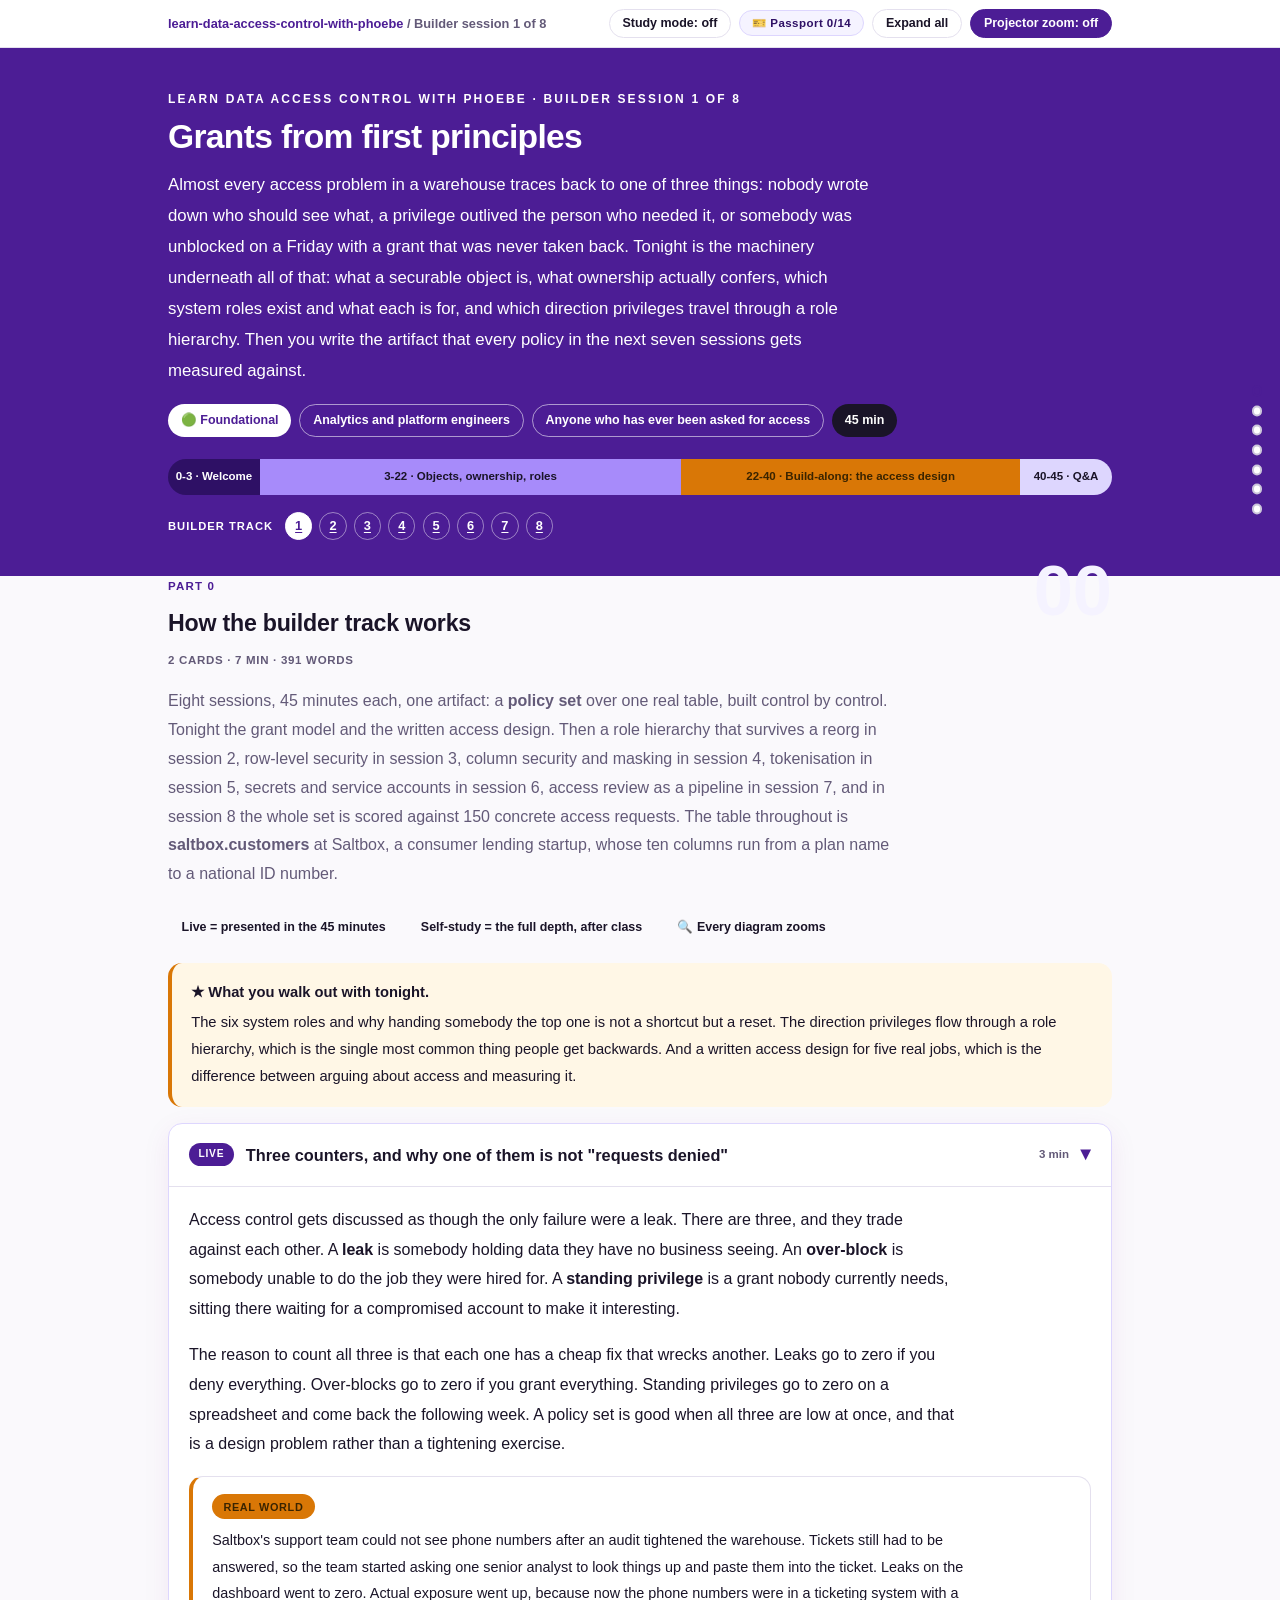
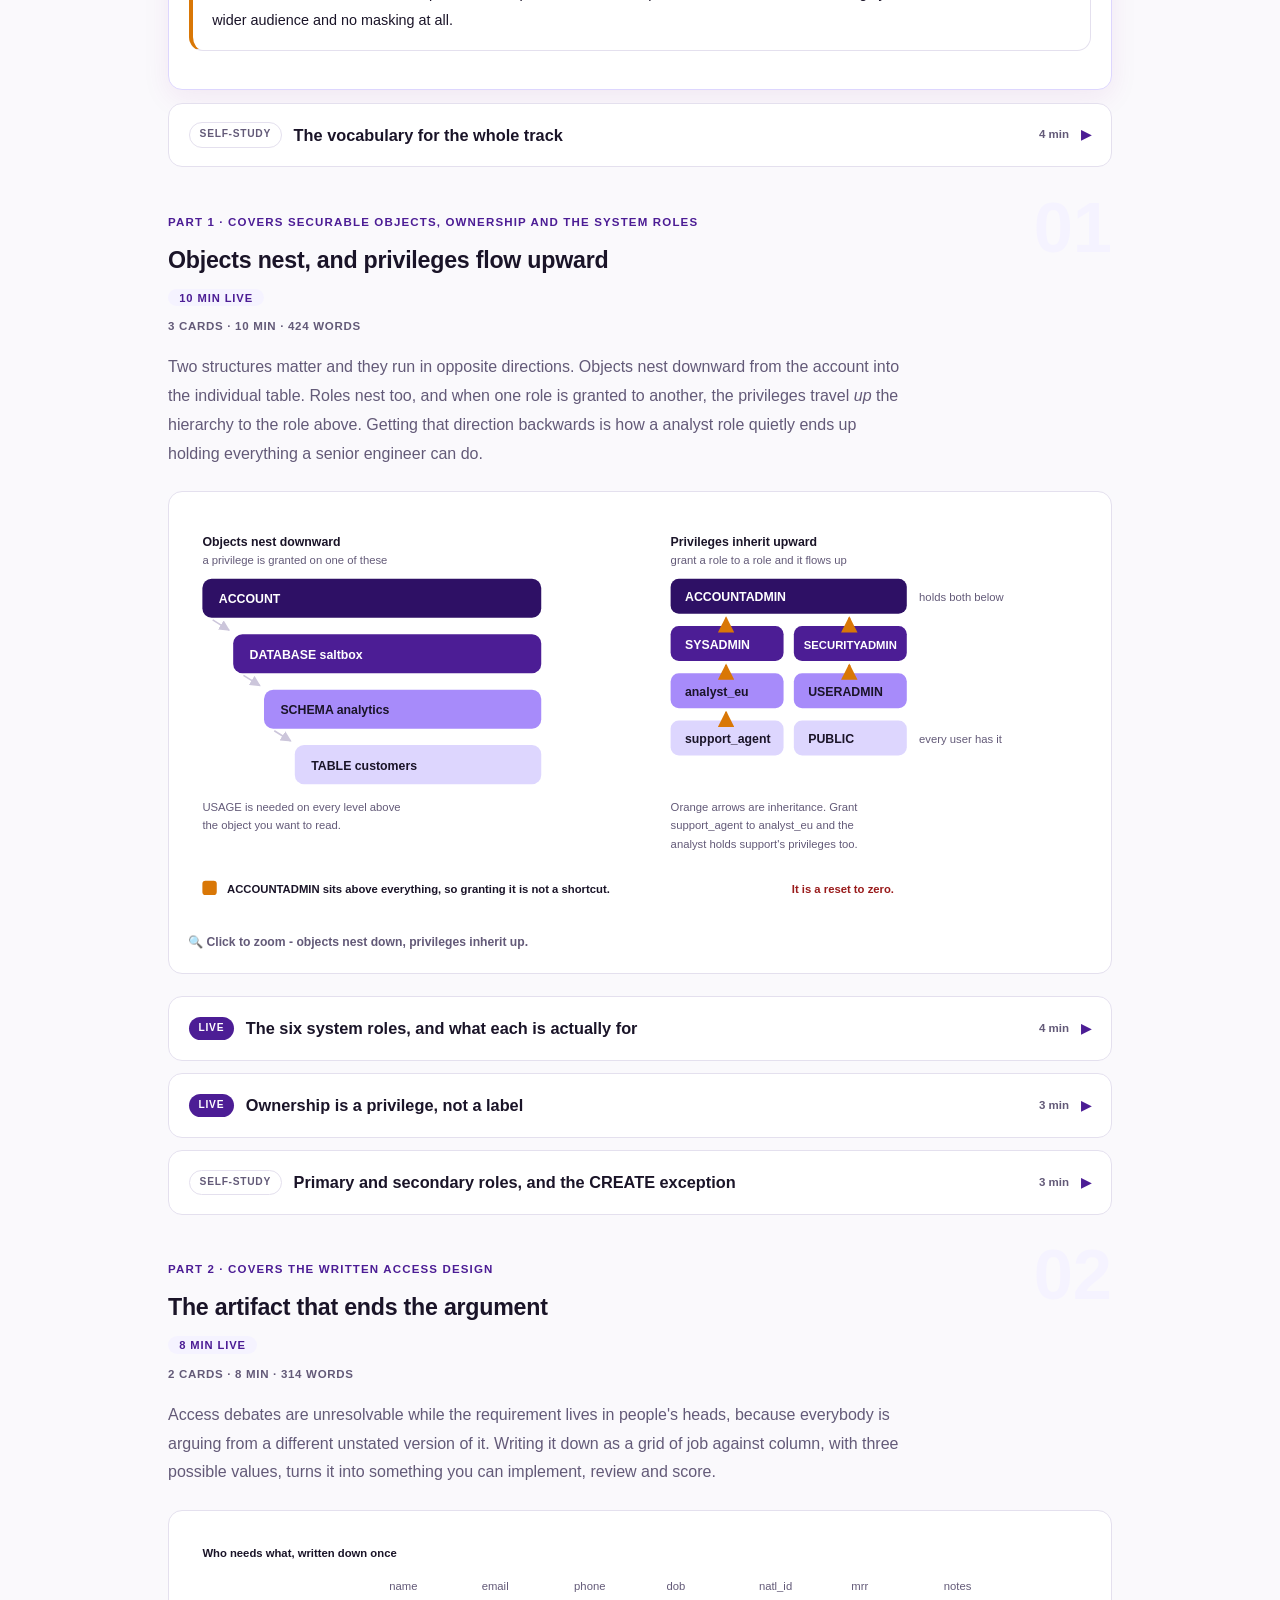
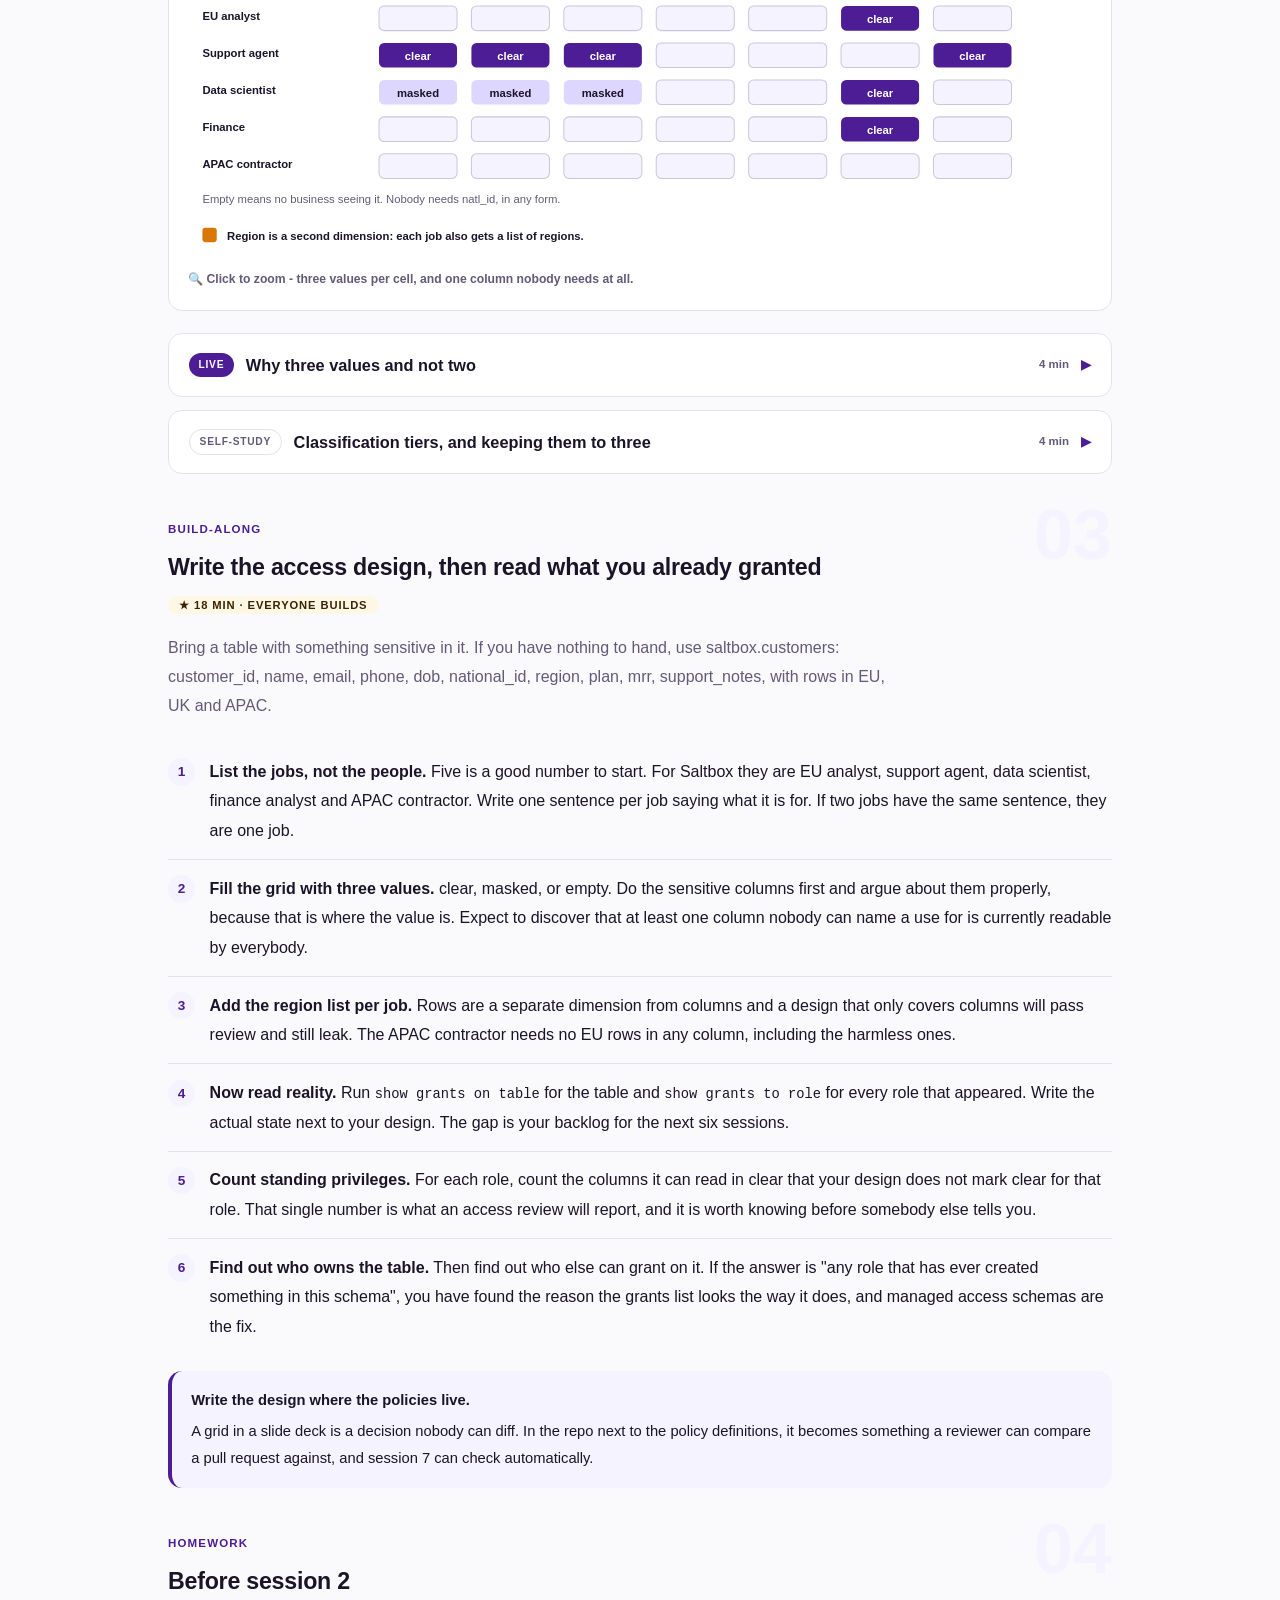
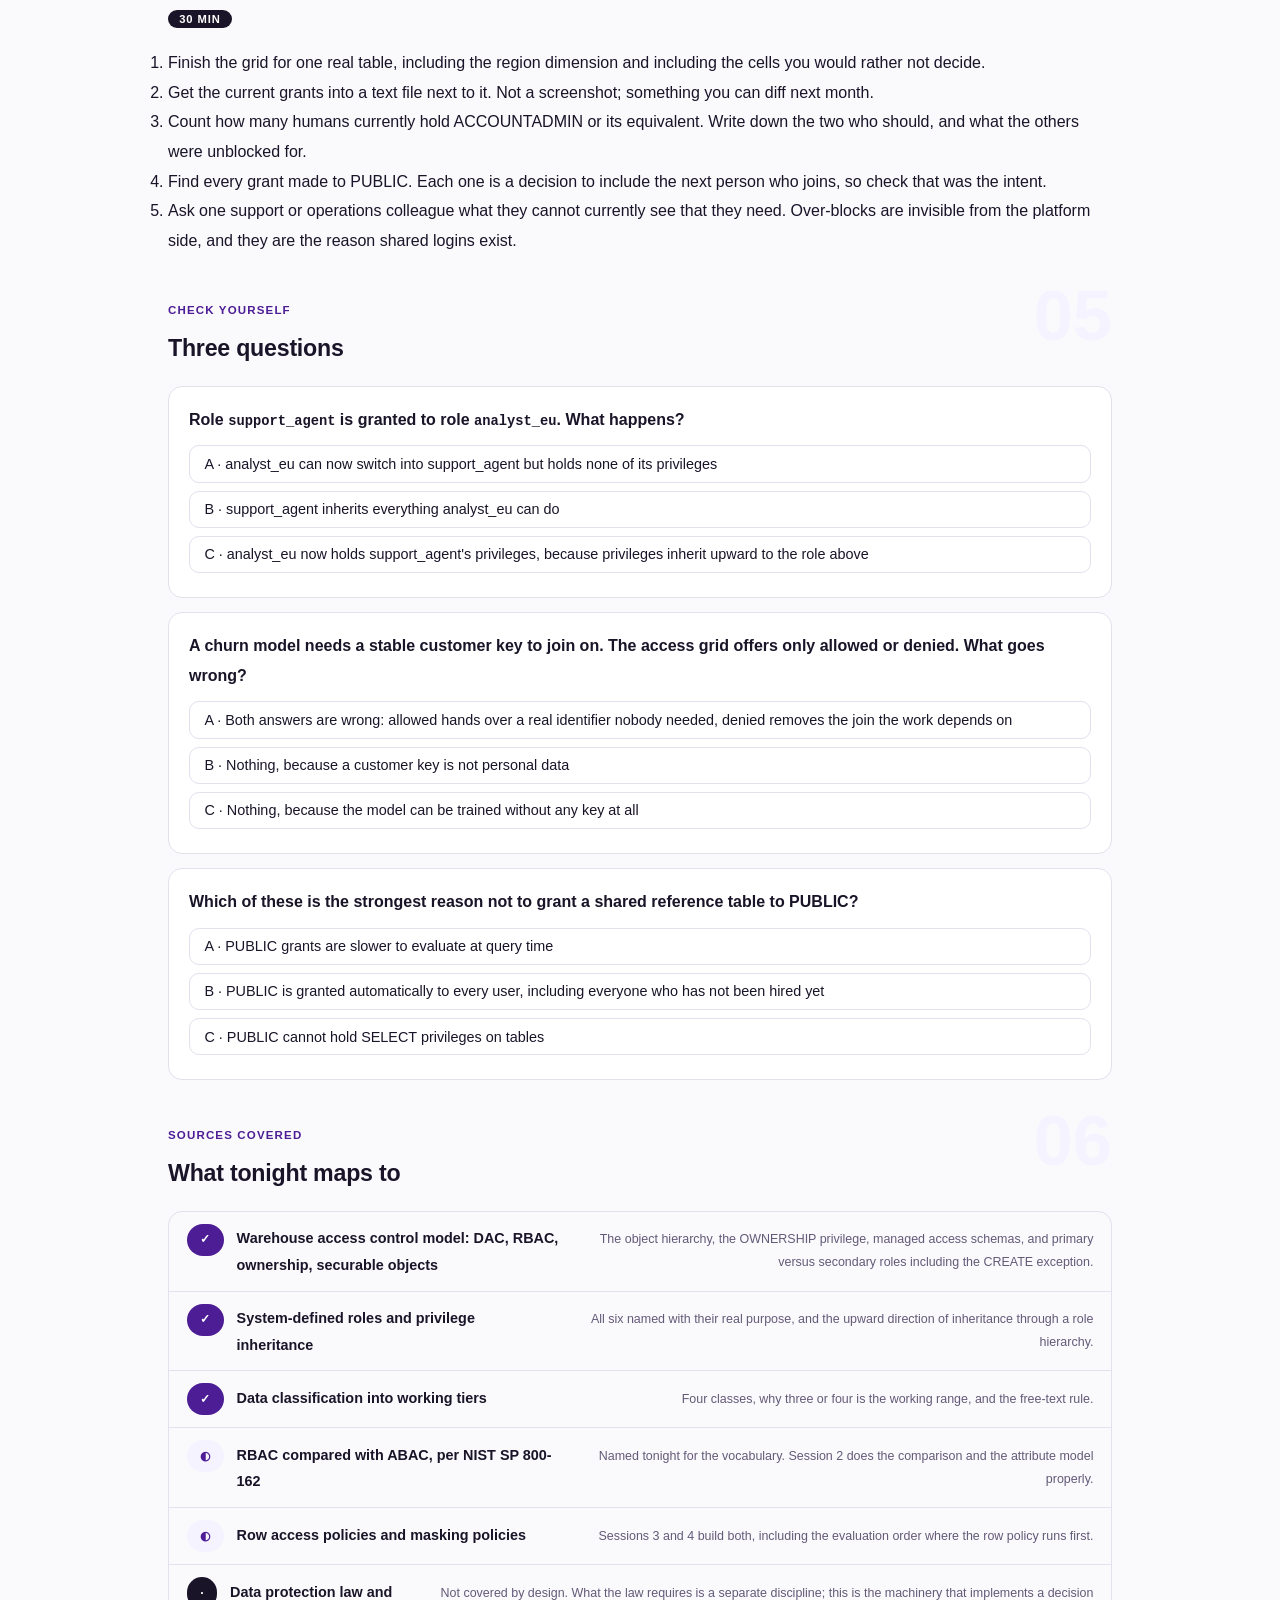
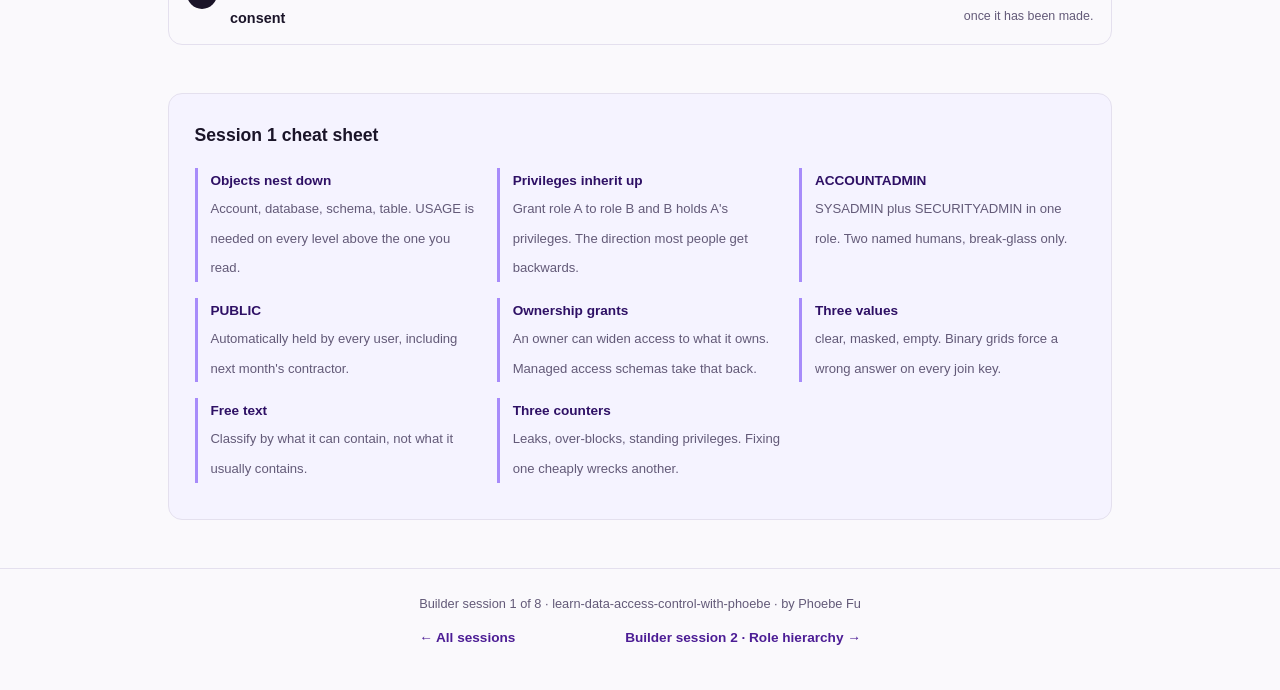
<file: courses/b1-grants-first-principles.html>
<!DOCTYPE html>
<html lang="en">
<head>
<meta charset="UTF-8">
<meta name="viewport" content="width=device-width, initial-scale=1.0">
<!-- social:start -->
<meta name="description" content="Builder session 1 of 8. Securable objects, ownership, the system roles and which direction privileges flow, then the written access design that every later policy is measured against.">
<meta property="og:type" content="article">
<meta property="og:site_name" content="Learn with Phoebe">
<meta property="og:title" content="Grants from first principles - learn data access control with phoebe">
<meta property="og:description" content="Builder session 1 of 8. Ownership, role hierarchies, ACCOUNTADMIN, and the access design that turns an argument into a table.">
<meta property="og:url" content="https://phoebefu6.github.io/learn-data-access-control-with-phoebe/courses/b1-grants-first-principles.html">
<meta property="og:image" content="https://phoebefu6.github.io/learn-data-access-control-with-phoebe/assets/og-cover.png">
<meta property="og:image:width" content="1200">
<meta property="og:image:height" content="630">
<meta name="twitter:card" content="summary_large_image">
<meta name="twitter:title" content="Grants from first principles - learn data access control with phoebe">
<meta name="twitter:description" content="Ownership, role hierarchies, and the access design every later policy is scored against.">
<meta name="twitter:image" content="https://phoebefu6.github.io/learn-data-access-control-with-phoebe/assets/og-cover.png">
<!-- social:end -->
<title>Builder session 1 · Grants from first principles - learn data access control with phoebe</title>
<link rel="stylesheet" href="../assets/style.css?v=24">
</head>
<body>

<div class="toolbar">
  <div class="wrap">
    <span class="crumb"><a href="../index.html">learn-data-access-control-with-phoebe</a> / Builder session 1 of 8</span>
    <button class="btn" id="toggle-all" type="button">Expand all</button>
    <button class="btn primary" id="zoom-toggle" type="button">Projector zoom: off</button>
  </div>
</div>

<header class="masthead">
  <div class="wrap">
    <div class="eyebrow">Learn Data Access Control with Phoebe · Builder session 1 of 8</div>
    <h1>Grants from <span class="accent">first principles</span></h1>
    <p class="sub">Almost every access problem in a warehouse traces back to one of three things: nobody wrote down who should see what, a privilege outlived the person who needed it, or somebody was unblocked on a Friday with a grant that was never taken back. Tonight is the machinery underneath all of that: what a securable object is, what ownership actually confers, which system roles exist and what each is for, and which direction privileges travel through a role hierarchy. Then you write the artifact that every policy in the next seven sessions gets measured against.</p>
    <div class="chip-row">
      <span class="chip level">🟢 Foundational</span>
      <span class="chip audience">Analytics and platform engineers</span>
      <span class="chip audience">Anyone who has ever been asked for access</span>
      <span class="chip time">45 min</span>
    </div>
    <div class="agenda">
      <span class="a1" style="flex:1">0-3 · Welcome</span>
      <span class="a2" style="flex:5">3-22 · Objects, ownership, roles</span>
      <span class="a3" style="flex:4">22-40 · Build-along: the access design</span>
      <span class="a4" style="flex:1">40-45 · Q&amp;A</span>
    </div>
  </div>
</header>

<main class="wrap">

  <!-- ============ INTRO ============ -->
  <section class="section" id="intro">
    <div class="section-kicker">
      <span class="klabel">Part 0</span>
      <h2>How the builder track works</h2>
    </div>
    <p class="lede">Eight sessions, 45 minutes each, one artifact: a <strong>policy set</strong> over one real table, built control by control. Tonight the grant model and the written access design. Then a role hierarchy that survives a reorg in session 2, row-level security in session 3, column security and masking in session 4, tokenisation in session 5, secrets and service accounts in session 6, access review as a pipeline in session 7, and in session 8 the whole set is scored against 150 concrete access requests. The table throughout is <strong>saltbox.customers</strong> at Saltbox, a consumer lending startup, whose ten columns run from a plan name to a national ID number.</p>

    <div class="legend">
      <span class="pill">Live = presented in the 45 minutes</span>
      <span class="pill">Self-study = the full depth, after class</span>
      <span class="pill">🔍 Every diagram zooms</span>
    </div>

    <div class="callout win">
      <p><strong>★ What you walk out with tonight.</strong> The six system roles and why handing somebody the top one is not a shortcut but a reset. The direction privileges flow through a role hierarchy, which is the single most common thing people get backwards. And a written access design for five real jobs, which is the difference between arguing about access and measuring it.</p>
    </div>

    <details class="card" open>
      <summary><span class="mode live">Live</span>Three counters, and why one of them is not "requests denied"<span class="mini">3 min</span><span class="caret">▶</span></summary>
      <div class="body">
        <p>Access control gets discussed as though the only failure were a leak. There are three, and they trade against each other. A <strong>leak</strong> is somebody holding data they have no business seeing. An <strong>over-block</strong> is somebody unable to do the job they were hired for. A <strong>standing privilege</strong> is a grant nobody currently needs, sitting there waiting for a compromised account to make it interesting.</p>
        <p>The reason to count all three is that each one has a cheap fix that wrecks another. Leaks go to zero if you deny everything. Over-blocks go to zero if you grant everything. Standing privileges go to zero on a spreadsheet and come back the following week. A policy set is good when all three are low at once, and that is a design problem rather than a tightening exercise.</p>
        <div class="callout example">
          <span class="ex-pill">Real world</span>
          <p>Saltbox's support team could not see phone numbers after an audit tightened the warehouse. Tickets still had to be answered, so the team started asking one senior analyst to look things up and paste them into the ticket. Leaks on the dashboard went to zero. Actual exposure went up, because now the phone numbers were in a ticketing system with a wider audience and no masking at all.</p>
        </div>
      </div>
    </details>

    <details class="card">
      <summary><span class="mode self">Self-study</span>The vocabulary for the whole track<span class="mini">4 min</span><span class="caret">▶</span></summary>
      <div class="body">
        <ul>
          <li><strong>Securable object</strong> - anything a privilege can be granted on. They nest: organization, account, database, schema, then tables, views and functions inside the schema.</li>
          <li><strong>Privilege</strong> - a specific permission on a specific object, such as SELECT on one table or USAGE on a schema.</li>
          <li><strong>Role</strong> - the thing privileges are granted to. Users get roles; roles get privileges. A grant straight to a user is the exception you have to justify.</li>
          <li><strong>Ownership</strong> - the OWNERSHIP privilege on an object. It is not just a label: an owner can grant privileges on what it owns, which is how access spreads without anybody deciding it should.</li>
          <li><strong>RBAC and ABAC</strong> - roles decide in RBAC; in ABAC a policy evaluates attributes of the subject, the object, the action and the environment. Session 2 does the comparison properly.</li>
          <li><strong>Row and column policies</strong> - rules that filter rows or transform column values at query time, applied on top of whatever the grants allowed. Sessions 3 and 4.</li>
          <li><strong>Access review</strong> - the recurring exercise that finds standing privileges and takes them back. Session 7 makes it a pipeline instead of a spreadsheet.</li>
        </ul>
      </div>
    </details>
  </section>

  <!-- ============ PART 1 ============ -->
  <section class="section" id="part-1">
    <div class="section-kicker">
      <span class="klabel">Part 1 · covers securable objects, ownership and the system roles</span>
      <h2>Objects nest, and privileges flow upward</h2>
      <span class="tag concept">10 min live</span>
    </div>
    <p class="lede">Two structures matter and they run in opposite directions. Objects nest downward from the account into the individual table. Roles nest too, and when one role is granted to another, the privileges travel <em>up</em> the hierarchy to the role above. Getting that direction backwards is how a analyst role quietly ends up holding everything a senior engineer can do.</p>

    <figure class="zoomable">
      <svg viewBox="0 0 880 400" xmlns="http://www.w3.org/2000/svg" role="img" aria-label="On the left, securable objects nesting downward from account to database to schema to table. On the right, a role hierarchy where privileges are inherited upward by the roles above, with the system roles named. A note warns that granting a role upward hands its privileges to everything above it.">
        <style>
          .b1aT { font: 800 12px Inter, sans-serif; fill: #fff; }
          .b1aH { font: 800 12px Inter, sans-serif; fill: #1A1428; }
          .b1aB { font: 400 11px Inter, sans-serif; fill: #1A1428; }
          .b1aM { font: 400 11px Inter, sans-serif; fill: #635A78; }
          .b1aN { font: 700 11px Inter, sans-serif; fill: #1A1428; }
          .b1aR { font: 700 11px Inter, sans-serif; fill: #991B1B; }
        </style>
        <defs>
          <marker id="b1aDn" viewBox="0 0 10 10" refX="9" refY="5" markerWidth="7" markerHeight="7" orient="auto">
            <path d="M0,0 L10,5 L0,10 z" fill="#CCC6DB"></path>
          </marker>
          <marker id="b1aUp" viewBox="0 0 10 10" refX="9" refY="5" markerWidth="8" markerHeight="8" orient="auto">
            <path d="M0,0 L10,5 L0,10 z" fill="#D97706"></path>
          </marker>
        </defs>

        <text class="b1aH" x="14" y="34">Objects nest downward</text>
        <text class="b1aM" x="14" y="52">a privilege is granted on one of these</text>

        <rect x="14" y="66" width="330" height="38" rx="9" fill="#2E1065"></rect>
        <text class="b1aT" x="30" y="90">ACCOUNT</text>
        <rect x="44" y="120" width="300" height="38" rx="9" fill="#4C1D95"></rect>
        <text class="b1aT" x="60" y="144">DATABASE saltbox</text>
        <rect x="74" y="174" width="270" height="38" rx="9" fill="#A78BFA"></rect>
        <text class="b1aH" x="90" y="198">SCHEMA analytics</text>
        <rect x="104" y="228" width="240" height="38" rx="9" fill="#DDD6FE"></rect>
        <text class="b1aH" x="120" y="252">TABLE customers</text>

        <line x1="24" y1="106" x2="40" y2="116" stroke="#CCC6DB" stroke-width="1.5" marker-end="url(#b1aDn)"></line>
        <line x1="54" y1="160" x2="70" y2="170" stroke="#CCC6DB" stroke-width="1.5" marker-end="url(#b1aDn)"></line>
        <line x1="84" y1="214" x2="100" y2="224" stroke="#CCC6DB" stroke-width="1.5" marker-end="url(#b1aDn)"></line>

        <text class="b1aM" x="14" y="292">USAGE is needed on every level above</text>
        <text class="b1aM" x="14" y="310">the object you want to read.</text>

        <text class="b1aH" x="470" y="34">Privileges inherit upward</text>
        <text class="b1aM" x="470" y="52">grant a role to a role and it flows up</text>

        <rect x="470" y="66" width="230" height="34" rx="8" fill="#2E1065"></rect>
        <text class="b1aT" x="484" y="88">ACCOUNTADMIN</text>
        <text class="b1aM" x="712" y="88">holds both below</text>

        <rect x="470" y="112" width="110" height="34" rx="8" fill="#4C1D95"></rect>
        <text class="b1aT" x="484" y="134">SYSADMIN</text>
        <rect x="590" y="112" width="110" height="34" rx="8" fill="#4C1D95"></rect>
        <text class="b1aT" x="645" y="134" text-anchor="middle" style="font-size:11px">SECURITYADMIN</text>

        <rect x="590" y="158" width="110" height="34" rx="8" fill="#A78BFA"></rect>
        <text class="b1aH" x="604" y="180">USERADMIN</text>

        <rect x="470" y="158" width="110" height="34" rx="8" fill="#A78BFA"></rect>
        <text class="b1aH" x="484" y="180">analyst_eu</text>
        <rect x="470" y="204" width="110" height="34" rx="8" fill="#DDD6FE"></rect>
        <text class="b1aH" x="484" y="226">support_agent</text>

        <rect x="590" y="204" width="110" height="34" rx="8" fill="#DDD6FE"></rect>
        <text class="b1aH" x="604" y="226">PUBLIC</text>
        <text class="b1aM" x="712" y="226">every user has it</text>

        <line x1="524" y1="200" x2="524" y2="196" stroke="#D97706" stroke-width="2" marker-end="url(#b1aUp)"></line>
        <line x1="524" y1="154" x2="524" y2="150" stroke="#D97706" stroke-width="2" marker-end="url(#b1aUp)"></line>
        <line x1="644" y1="154" x2="644" y2="150" stroke="#D97706" stroke-width="2" marker-end="url(#b1aUp)"></line>
        <line x1="524" y1="108" x2="524" y2="104" stroke="#D97706" stroke-width="2" marker-end="url(#b1aUp)"></line>
        <line x1="644" y1="108" x2="644" y2="104" stroke="#D97706" stroke-width="2" marker-end="url(#b1aUp)"></line>

        <text class="b1aM" x="470" y="292">Orange arrows are inheritance. Grant</text>
        <text class="b1aM" x="470" y="310">support_agent to analyst_eu and the</text>
        <text class="b1aM" x="470" y="328">analyst holds support's privileges too.</text>

        <rect x="14" y="360" width="14" height="14" rx="3" fill="#D97706"></rect>
        <text class="b1aN" x="38" y="372">ACCOUNTADMIN sits above everything, so granting it is not a shortcut.</text>
        <text class="b1aR" x="588" y="372">It is a reset to zero.</text>
      </svg>
      <figcaption>🔍 Click to zoom - objects nest down, privileges inherit up.</figcaption>
    </figure>

    <details class="card">
      <summary><span class="mode live">Live</span>The six system roles, and what each is actually for<span class="mini">4 min</span><span class="caret">▶</span></summary>
      <div class="body">
        <p>Warehouse platforms ship a small set of built-in roles. The names below are Snowflake's, because it documents the model most explicitly, and the shape carries across to the equivalents elsewhere.</p>
        <table class="clean">
          <thead>
            <tr><th>Role</th><th>For</th></tr>
          </thead>
          <tbody>
            <tr><td>GLOBALORGADMIN</td><td>Organization-level administration, above any single account</td></tr>
            <tr><td>ACCOUNTADMIN</td><td>The top-level role, combining SYSADMIN and SECURITYADMIN. Two named humans, break-glass only</td></tr>
            <tr><td>SECURITYADMIN</td><td>Manages grants globally, plus users and roles</td></tr>
            <tr><td>USERADMIN</td><td>Creating and managing users and roles, and nothing else</td></tr>
            <tr><td>SYSADMIN</td><td>Creating warehouses, databases and the objects inside them</td></tr>
            <tr><td>PUBLIC</td><td>Automatically granted to every user. Anything you grant here, you grant to everyone</td></tr>
          </tbody>
        </table>
        <p>Two operating rules follow from that table and both get broken constantly. PUBLIC is not a convenient place to put a shared reference table, because "everyone" includes the contractor who starts on Monday. And ACCOUNTADMIN is not a seniority badge; it is the role that makes every policy in the next seven sessions stop applying, which session 8 demonstrates with a number.</p>
      </div>
    </details>

    <details class="card">
      <summary><span class="mode live">Live</span>Ownership is a privilege, not a label<span class="mini">3 min</span><span class="caret">▶</span></summary>
      <div class="body">
        <p>Whichever role creates an object holds OWNERSHIP of it, and an owner can grant privileges on the thing it owns. That is how access spreads without any decision being made: a role that happened to run a CREATE TABLE six months ago can hand SELECT to anybody who asks.</p>
        <p>The counter to it is a <strong>managed access schema</strong>, where only the schema owner or a role holding MANAGE GRANTS can grant privileges on the objects inside. Object owners keep their objects and lose the ability to widen access to them, which is the right split for anything holding personal data.</p>
        <div class="prompt-box good">
          <span class="label">★ Try it now</span>
show grants on table saltbox.analytics.customers;
show grants to role analyst_eu;
        </div>
        <p>Run both on a table you care about before you design anything. The first says who can already read it. The second is usually the surprising one, because roles accumulate grants nobody remembers requesting.</p>
      </div>
    </details>

    <details class="card">
      <summary><span class="mode self">Self-study</span>Primary and secondary roles, and the CREATE exception<span class="mini">3 min</span><span class="caret">▶</span></summary>
      <div class="body">
        <p>A session has one <strong>primary role</strong> and may activate <strong>secondary roles</strong> alongside it. Privileges aggregate across all of them for ordinary statements, which is convenient and makes "which role did that" harder to answer.</p>
        <ul>
          <li><strong>The exception worth knowing:</strong> CREATE statements are authorised by the primary role only. That is what stops a new object silently landing under a role somebody happened to have active.</li>
          <li><strong>The consequence for ownership:</strong> the primary role at creation time becomes the owner, so a person switching roles casually will scatter ownership across their whole role set.</li>
          <li><strong>The consequence for audit:</strong> when a query is attributed to a user with five active roles, the query history tells you what was read and not which grant permitted it. Session 7 deals with reconstructing that.</li>
        </ul>
      </div>
    </details>
  </section>

  <!-- ============ PART 2 ============ -->
  <section class="section" id="part-2">
    <div class="section-kicker">
      <span class="klabel">Part 2 · covers the written access design</span>
      <h2>The artifact that ends the argument</h2>
      <span class="tag concept">8 min live</span>
    </div>
    <p class="lede">Access debates are unresolvable while the requirement lives in people's heads, because everybody is arguing from a different unstated version of it. Writing it down as a grid of job against column, with three possible values, turns it into something you can implement, review and score.</p>

    <figure class="zoomable">
      <svg viewBox="0 0 880 320" xmlns="http://www.w3.org/2000/svg" role="img" aria-label="A grid of five jobs against the sensitive columns of the customers table, with each cell marked as needed in clear, needed masked, or no business seeing it. The support agent needs contact details in clear while nobody needs the national ID at all.">
        <style>
          .b1bH { font: 800 11px Inter, sans-serif; fill: #1A1428; }
          .b1bR { font: 700 11px Inter, sans-serif; fill: #1A1428; }
          .b1bW { font: 800 11px Inter, sans-serif; fill: #fff; }
          .b1bD { font: 800 11px Inter, sans-serif; fill: #1A1428; }
          .b1bM { font: 400 11px Inter, sans-serif; fill: #635A78; }
          .b1bN { font: 700 11px Inter, sans-serif; fill: #1A1428; }
        </style>

        <text class="b1bH" x="14" y="26">Who needs what, written down once</text>

        <text class="b1bM" x="196" y="58">name</text>
        <text class="b1bM" x="286" y="58">email</text>
        <text class="b1bM" x="376" y="58">phone</text>
        <text class="b1bM" x="466" y="58">dob</text>
        <text class="b1bM" x="556" y="58">natl_id</text>
        <text class="b1bM" x="646" y="58">mrr</text>
        <text class="b1bM" x="736" y="58">notes</text>

        <text class="b1bR" x="14" y="88">EU analyst</text>
        <text class="b1bR" x="14" y="124">Support agent</text>
        <text class="b1bR" x="14" y="160">Data scientist</text>
        <text class="b1bR" x="14" y="196">Finance</text>
        <text class="b1bR" x="14" y="232">APAC contractor</text>

        <rect x="186" y="74" width="76" height="24" rx="5" fill="#F5F3FF" stroke="#CCC6DB"></rect>
        <rect x="276" y="74" width="76" height="24" rx="5" fill="#F5F3FF" stroke="#CCC6DB"></rect>
        <rect x="366" y="74" width="76" height="24" rx="5" fill="#F5F3FF" stroke="#CCC6DB"></rect>
        <rect x="456" y="74" width="76" height="24" rx="5" fill="#F5F3FF" stroke="#CCC6DB"></rect>
        <rect x="546" y="74" width="76" height="24" rx="5" fill="#F5F3FF" stroke="#CCC6DB"></rect>
        <rect x="636" y="74" width="76" height="24" rx="5" fill="#4C1D95"></rect>
        <text class="b1bW" x="674" y="91" text-anchor="middle">clear</text>
        <rect x="726" y="74" width="76" height="24" rx="5" fill="#F5F3FF" stroke="#CCC6DB"></rect>

        <rect x="186" y="110" width="76" height="24" rx="5" fill="#4C1D95"></rect>
        <text class="b1bW" x="224" y="127" text-anchor="middle">clear</text>
        <rect x="276" y="110" width="76" height="24" rx="5" fill="#4C1D95"></rect>
        <text class="b1bW" x="314" y="127" text-anchor="middle">clear</text>
        <rect x="366" y="110" width="76" height="24" rx="5" fill="#4C1D95"></rect>
        <text class="b1bW" x="404" y="127" text-anchor="middle">clear</text>
        <rect x="456" y="110" width="76" height="24" rx="5" fill="#F5F3FF" stroke="#CCC6DB"></rect>
        <rect x="546" y="110" width="76" height="24" rx="5" fill="#F5F3FF" stroke="#CCC6DB"></rect>
        <rect x="636" y="110" width="76" height="24" rx="5" fill="#F5F3FF" stroke="#CCC6DB"></rect>
        <rect x="726" y="110" width="76" height="24" rx="5" fill="#4C1D95"></rect>
        <text class="b1bW" x="764" y="127" text-anchor="middle">clear</text>

        <rect x="186" y="146" width="76" height="24" rx="5" fill="#DDD6FE"></rect>
        <text class="b1bD" x="224" y="163" text-anchor="middle">masked</text>
        <rect x="276" y="146" width="76" height="24" rx="5" fill="#DDD6FE"></rect>
        <text class="b1bD" x="314" y="163" text-anchor="middle">masked</text>
        <rect x="366" y="146" width="76" height="24" rx="5" fill="#DDD6FE"></rect>
        <text class="b1bD" x="404" y="163" text-anchor="middle">masked</text>
        <rect x="456" y="146" width="76" height="24" rx="5" fill="#F5F3FF" stroke="#CCC6DB"></rect>
        <rect x="546" y="146" width="76" height="24" rx="5" fill="#F5F3FF" stroke="#CCC6DB"></rect>
        <rect x="636" y="146" width="76" height="24" rx="5" fill="#4C1D95"></rect>
        <text class="b1bW" x="674" y="163" text-anchor="middle">clear</text>
        <rect x="726" y="146" width="76" height="24" rx="5" fill="#F5F3FF" stroke="#CCC6DB"></rect>

        <rect x="186" y="182" width="76" height="24" rx="5" fill="#F5F3FF" stroke="#CCC6DB"></rect>
        <rect x="276" y="182" width="76" height="24" rx="5" fill="#F5F3FF" stroke="#CCC6DB"></rect>
        <rect x="366" y="182" width="76" height="24" rx="5" fill="#F5F3FF" stroke="#CCC6DB"></rect>
        <rect x="456" y="182" width="76" height="24" rx="5" fill="#F5F3FF" stroke="#CCC6DB"></rect>
        <rect x="546" y="182" width="76" height="24" rx="5" fill="#F5F3FF" stroke="#CCC6DB"></rect>
        <rect x="636" y="182" width="76" height="24" rx="5" fill="#4C1D95"></rect>
        <text class="b1bW" x="674" y="199" text-anchor="middle">clear</text>
        <rect x="726" y="182" width="76" height="24" rx="5" fill="#F5F3FF" stroke="#CCC6DB"></rect>

        <rect x="186" y="218" width="76" height="24" rx="5" fill="#F5F3FF" stroke="#CCC6DB"></rect>
        <rect x="276" y="218" width="76" height="24" rx="5" fill="#F5F3FF" stroke="#CCC6DB"></rect>
        <rect x="366" y="218" width="76" height="24" rx="5" fill="#F5F3FF" stroke="#CCC6DB"></rect>
        <rect x="456" y="218" width="76" height="24" rx="5" fill="#F5F3FF" stroke="#CCC6DB"></rect>
        <rect x="546" y="218" width="76" height="24" rx="5" fill="#F5F3FF" stroke="#CCC6DB"></rect>
        <rect x="636" y="218" width="76" height="24" rx="5" fill="#F5F3FF" stroke="#CCC6DB"></rect>
        <rect x="726" y="218" width="76" height="24" rx="5" fill="#F5F3FF" stroke="#CCC6DB"></rect>

        <text class="b1bM" x="14" y="266">Empty means no business seeing it. Nobody needs natl_id, in any form.</text>

        <rect x="14" y="290" width="14" height="14" rx="3" fill="#D97706"></rect>
        <text class="b1bN" x="38" y="302">Region is a second dimension: each job also gets a list of regions.</text>
      </svg>
      <figcaption>🔍 Click to zoom - three values per cell, and one column nobody needs at all.</figcaption>
    </figure>

    <details class="card">
      <summary><span class="mode live">Live</span>Why three values and not two<span class="mini">4 min</span><span class="caret">▶</span></summary>
      <div class="body">
        <p>A binary grid of allowed against denied forces a bad choice on every column that somebody needs the <em>shape</em> of without needing the <em>value</em>. A churn model needs a stable customer key to join on; it does not need to know whose key it is. A binary grid either hands over the real identifier or removes the join, and both answers are wrong.</p>
        <p>The third value, <strong>masked</strong>, is what lets those jobs proceed honestly, and it is also what makes the design reviewable: a cell marked masked is a commitment that somebody will check the column is actually transformed rather than merely undisplayed.</p>
        <div class="callout tip">
          <p><strong>Fill in the empty cells deliberately.</strong> An empty cell should mean somebody looked at that pairing and decided no. Most grids have empty cells because nobody thought about them, which is how a contractor ends up with a revenue column that nobody ever intended to hand over.</p>
        </div>
      </div>
    </details>

    <details class="card">
      <summary><span class="mode self">Self-study</span>Classification tiers, and keeping them to three<span class="mini">4 min</span><span class="caret">▶</span></summary>
      <div class="body">
        <p>The grid gets unwieldy past about ten columns, so columns get grouped into classes and the design is written against the class. Three or four classes is the working range; teams that define seven end up with columns misfiled and policies that disagree.</p>
        <ul>
          <li><strong>Non-sensitive</strong> - region, plan, product. Readable by anybody with warehouse access.</li>
          <li><strong>Contact PII</strong> - name, email, phone. Masked by default with one named exception role that has a stated reason.</li>
          <li><strong>Highly sensitive</strong> - national IDs, full dates of birth, anything that unlocks an account somewhere else. Masked with no exception, and the absence of an exception is the point.</li>
          <li><strong>Financial</strong> - revenue, balances, limits. Not personal, still restricted, and usually the class where the argument actually happens.</li>
        </ul>
        <p>One trap: <strong>free-text columns belong in the most sensitive class they can contain</strong>, not the class they usually contain. A support notes column holds whatever an agent typed in a hurry, which over a year includes card numbers, medical details and the occasional password.</p>
      </div>
    </details>
  </section>

  <!-- ============ DEMO ============ -->
  <section class="section" id="demo-1">
    <div class="section-kicker">
      <span class="klabel">Build-along</span>
      <h2>Write the access design, then read what you already granted</h2>
      <span class="tag demo">★ 18 min · everyone builds</span>
    </div>
    <p class="lede">Bring a table with something sensitive in it. If you have nothing to hand, use saltbox.customers: customer_id, name, email, phone, dob, national_id, region, plan, mrr, support_notes, with rows in EU, UK and APAC.</p>

    <div class="steps">
      <div class="step">
        <p><strong>List the jobs, not the people.</strong> Five is a good number to start. For Saltbox they are EU analyst, support agent, data scientist, finance analyst and APAC contractor. Write one sentence per job saying what it is for. If two jobs have the same sentence, they are one job.</p>
      </div>
      <div class="step">
        <p><strong>Fill the grid with three values.</strong> clear, masked, or empty. Do the sensitive columns first and argue about them properly, because that is where the value is. Expect to discover that at least one column nobody can name a use for is currently readable by everybody.</p>
      </div>
      <div class="step">
        <p><strong>Add the region list per job.</strong> Rows are a separate dimension from columns and a design that only covers columns will pass review and still leak. The APAC contractor needs no EU rows in any column, including the harmless ones.</p>
      </div>
      <div class="step">
        <p><strong>Now read reality.</strong> Run <code class="mono">show grants on table</code> for the table and <code class="mono">show grants to role</code> for every role that appeared. Write the actual state next to your design. The gap is your backlog for the next six sessions.</p>
      </div>
      <div class="step">
        <p><strong>Count standing privileges.</strong> For each role, count the columns it can read in clear that your design does not mark clear for that role. That single number is what an access review will report, and it is worth knowing before somebody else tells you.</p>
      </div>
      <div class="step">
        <p><strong>Find out who owns the table.</strong> Then find out who else can grant on it. If the answer is "any role that has ever created something in this schema", you have found the reason the grants list looks the way it does, and managed access schemas are the fix.</p>
      </div>
    </div>

    <div class="callout tip">
      <p><strong>Write the design where the policies live.</strong> A grid in a slide deck is a decision nobody can diff. In the repo next to the policy definitions, it becomes something a reviewer can compare a pull request against, and session 7 can check automatically.</p>
    </div>
  </section>

  <!-- ============ HOMEWORK ============ -->
  <section class="section" id="exercise">
    <div class="section-kicker">
      <span class="klabel">Homework</span>
      <h2>Before session 2</h2>
      <span class="tag exercise">30 min</span>
    </div>
    <ol>
      <li>Finish the grid for one real table, including the region dimension and including the cells you would rather not decide.</li>
      <li>Get the current grants into a text file next to it. Not a screenshot; something you can diff next month.</li>
      <li>Count how many humans currently hold ACCOUNTADMIN or its equivalent. Write down the two who should, and what the others were unblocked for.</li>
      <li>Find every grant made to PUBLIC. Each one is a decision to include the next person who joins, so check that was the intent.</li>
      <li>Ask one support or operations colleague what they cannot currently see that they need. Over-blocks are invisible from the platform side, and they are the reason shared logins exist.</li>
    </ol>
  </section>

  <!-- ============ QUIZ ============ -->
  <section class="section" id="quiz">
    <div class="section-kicker">
      <span class="klabel">Check yourself</span>
      <h2>Three questions</h2>
    </div>

    <div class="quiz-q" data-answer="2">
      <p class="qtext">Role <code class="mono">support_agent</code> is granted to role <code class="mono">analyst_eu</code>. What happens?</p>
      <button class="qopt" type="button">A · analyst_eu can now switch into support_agent but holds none of its privileges</button>
      <button class="qopt" type="button">B · support_agent inherits everything analyst_eu can do</button>
      <button class="qopt" type="button">C · analyst_eu now holds support_agent's privileges, because privileges inherit upward to the role above</button>
      <p class="qwhy">Granting a role to a role hands the lower role's privileges to the higher one. This is the direction people get backwards, and it is how an analyst role quietly accumulates contact details.</p>
    </div>

    <div class="quiz-q" data-answer="0">
      <p class="qtext">A churn model needs a stable customer key to join on. The access grid offers only allowed or denied. What goes wrong?</p>
      <button class="qopt" type="button">A · Both answers are wrong: allowed hands over a real identifier nobody needed, denied removes the join the work depends on</button>
      <button class="qopt" type="button">B · Nothing, because a customer key is not personal data</button>
      <button class="qopt" type="button">C · Nothing, because the model can be trained without any key at all</button>
      <p class="qwhy">This is exactly what the third value is for. A pseudonymised key keeps rows joinable and people unidentifiable, and a binary grid cannot express it.</p>
    </div>

    <div class="quiz-q" data-answer="1">
      <p class="qtext">Which of these is the strongest reason not to grant a shared reference table to PUBLIC?</p>
      <button class="qopt" type="button">A · PUBLIC grants are slower to evaluate at query time</button>
      <button class="qopt" type="button">B · PUBLIC is granted automatically to every user, including everyone who has not been hired yet</button>
      <button class="qopt" type="button">C · PUBLIC cannot hold SELECT privileges on tables</button>
      <p class="qwhy">A grant to PUBLIC is a grant to the whole future population of the account. That is occasionally what you want and it should always be a deliberate decision.</p>
    </div>

    <p class="quiz-score"></p>
  </section>

  <!-- ============ COVERAGE ============ -->
  <section class="section" id="official">
    <div class="section-kicker">
      <span class="klabel">Sources covered</span>
      <h2>What tonight maps to</h2>
    </div>
    <div class="covered">
      <div class="covered-row">
        <span class="status pill solid">✓</span>
        <span class="name">Warehouse access control model: DAC, RBAC, ownership, securable objects</span>
        <span class="note">The object hierarchy, the OWNERSHIP privilege, managed access schemas, and primary versus secondary roles including the CREATE exception.</span>
      </div>
      <div class="covered-row">
        <span class="status pill solid">✓</span>
        <span class="name">System-defined roles and privilege inheritance</span>
        <span class="note">All six named with their real purpose, and the upward direction of inheritance through a role hierarchy.</span>
      </div>
      <div class="covered-row">
        <span class="status pill solid">✓</span>
        <span class="name">Data classification into working tiers</span>
        <span class="note">Four classes, why three or four is the working range, and the free-text rule.</span>
      </div>
      <div class="covered-row">
        <span class="status pill light">◐</span>
        <span class="name">RBAC compared with ABAC, per NIST SP 800-162</span>
        <span class="note">Named tonight for the vocabulary. Session 2 does the comparison and the attribute model properly.</span>
      </div>
      <div class="covered-row">
        <span class="status pill light">◐</span>
        <span class="name">Row access policies and masking policies</span>
        <span class="note">Sessions 3 and 4 build both, including the evaluation order where the row policy runs first.</span>
      </div>
      <div class="covered-row">
        <span class="status pill inkpill">·</span>
        <span class="name">Data protection law and consent</span>
        <span class="note">Not covered by design. What the law requires is a separate discipline; this is the machinery that implements a decision once it has been made.</span>
      </div>
    </div>
  </section>

  <!-- ============ CHEAT SHEET ============ -->
  <section class="cheat" id="cheatsheet">
    <h3>Session 1 cheat sheet</h3>
    <div class="grid-2">
      <div class="cheat-item"><b>Objects nest down</b><span>Account, database, schema, table. USAGE is needed on every level above the one you read.</span></div>
      <div class="cheat-item"><b>Privileges inherit up</b><span>Grant role A to role B and B holds A's privileges. The direction most people get backwards.</span></div>
      <div class="cheat-item"><b>ACCOUNTADMIN</b><span>SYSADMIN plus SECURITYADMIN in one role. Two named humans, break-glass only.</span></div>
      <div class="cheat-item"><b>PUBLIC</b><span>Automatically held by every user, including next month's contractor.</span></div>
      <div class="cheat-item"><b>Ownership grants</b><span>An owner can widen access to what it owns. Managed access schemas take that back.</span></div>
      <div class="cheat-item"><b>Three values</b><span>clear, masked, empty. Binary grids force a wrong answer on every join key.</span></div>
      <div class="cheat-item"><b>Free text</b><span>Classify by what it can contain, not what it usually contains.</span></div>
      <div class="cheat-item"><b>Three counters</b><span>Leaks, over-blocks, standing privileges. Fixing one cheaply wrecks another.</span></div>
    </div>
  </section>

</main>

<footer class="pagefoot">
  <div class="wrap">
    <p>Builder session 1 of 8 · learn-data-access-control-with-phoebe · by Phoebe Fu</p>
    <nav class="pagenav">
      <a href="../index.html">← All sessions</a>
      <a href="b2-role-hierarchy.html">Builder session 2 · Role hierarchy →</a>
    </nav>
  </div>
</footer>

<script src="../assets/app.js?v=22"></script>
</body>
</html>
</file>
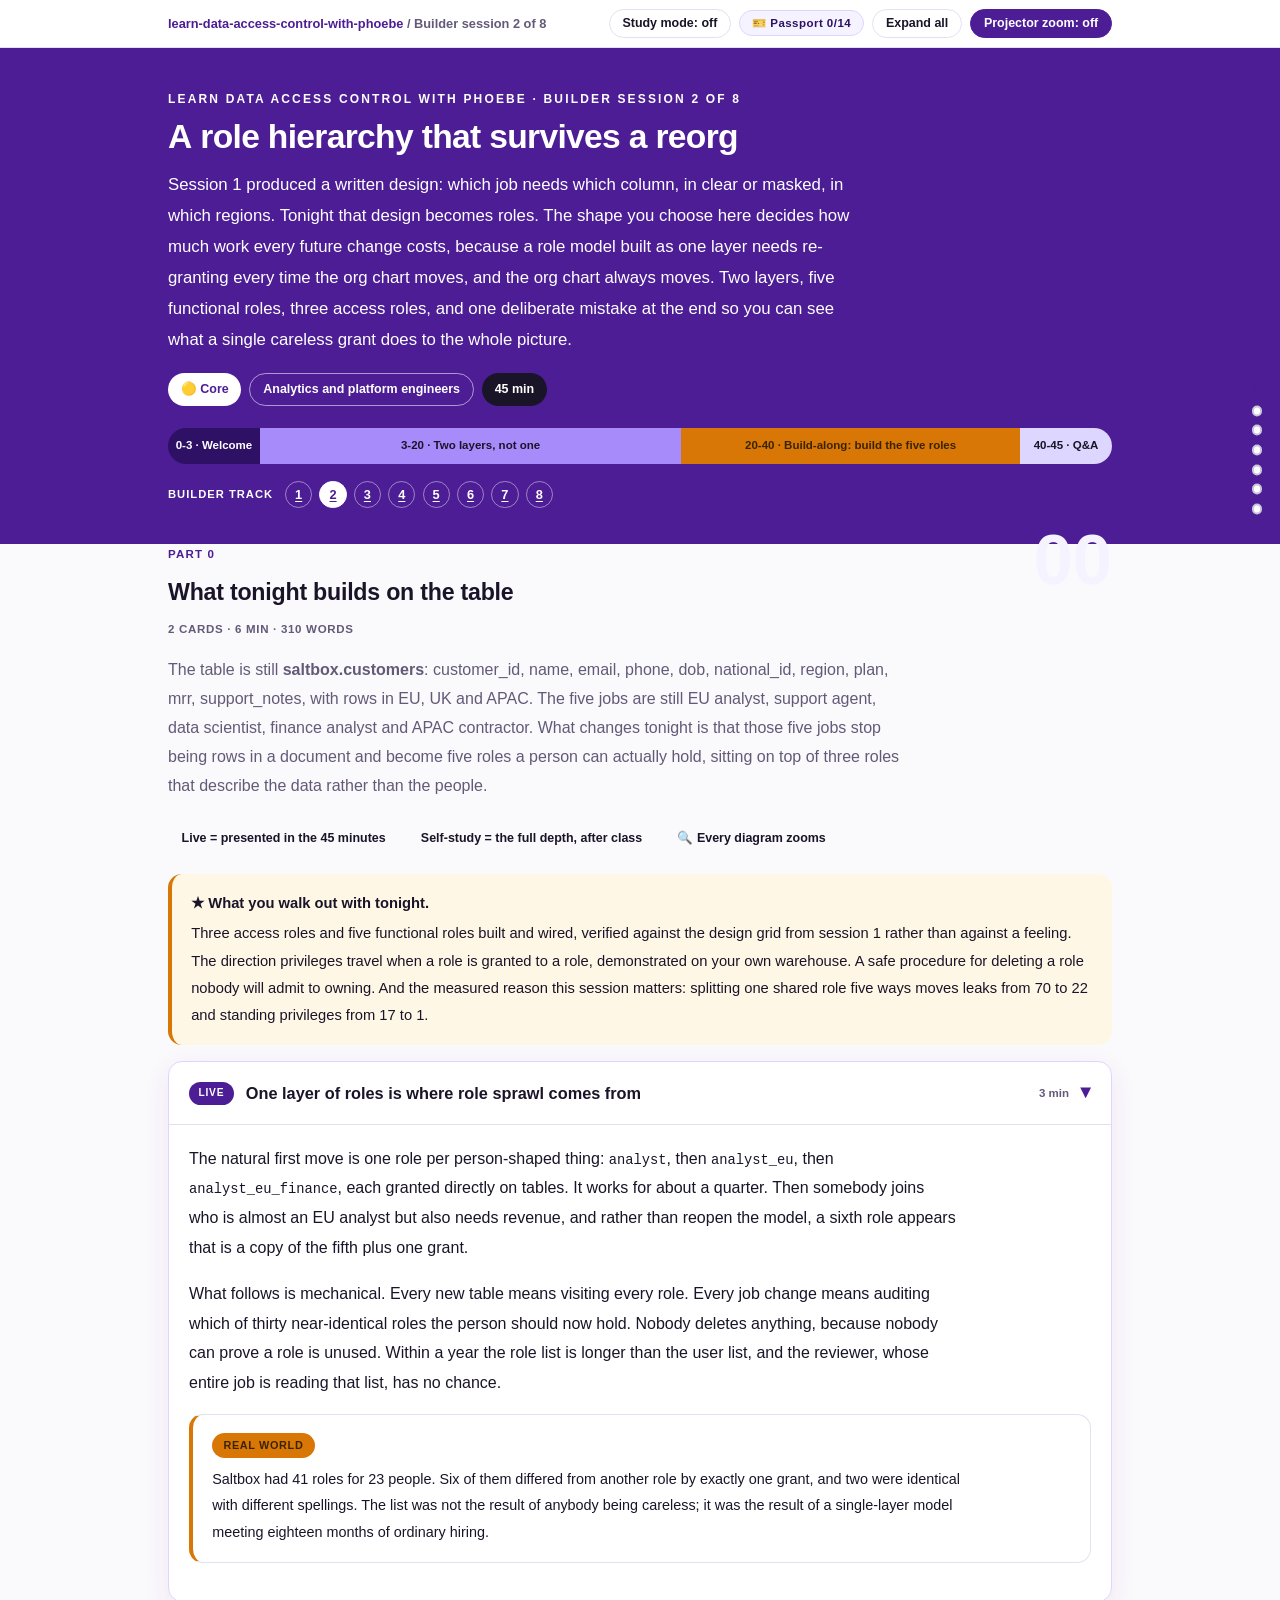
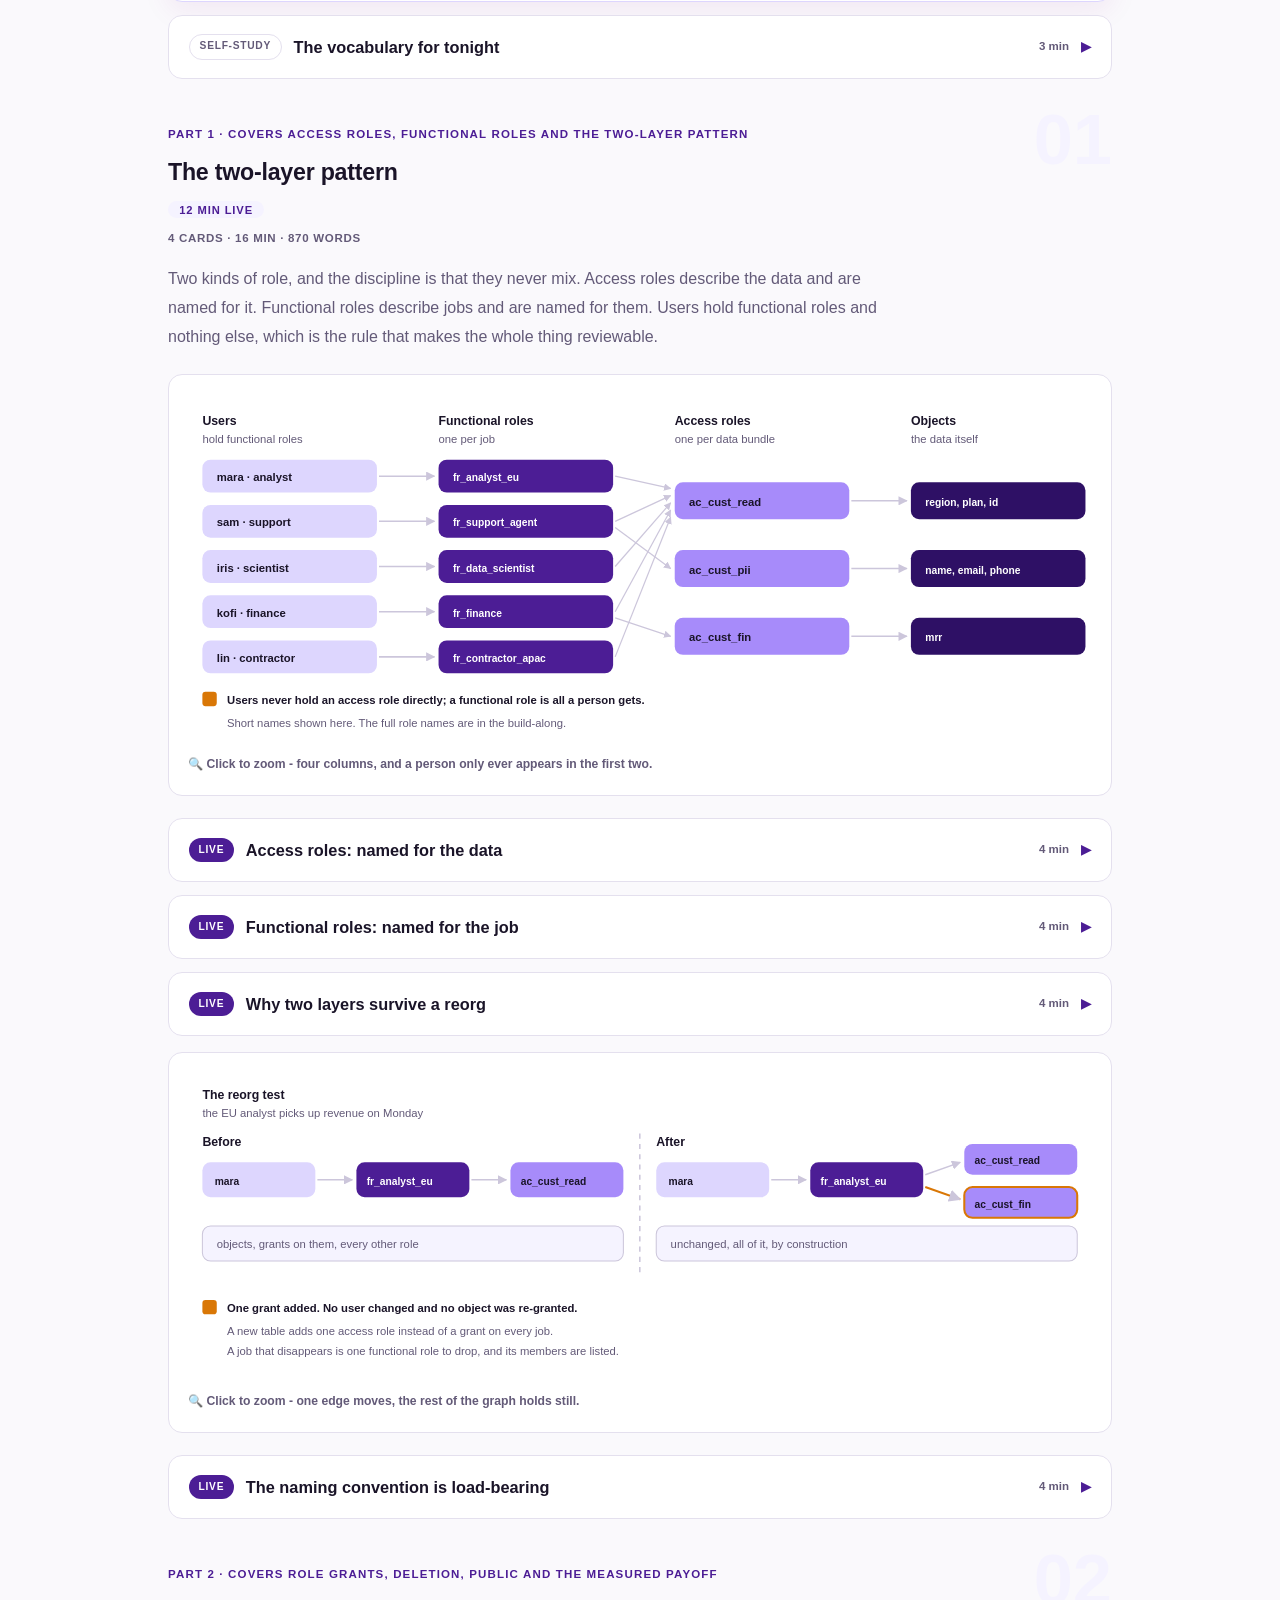
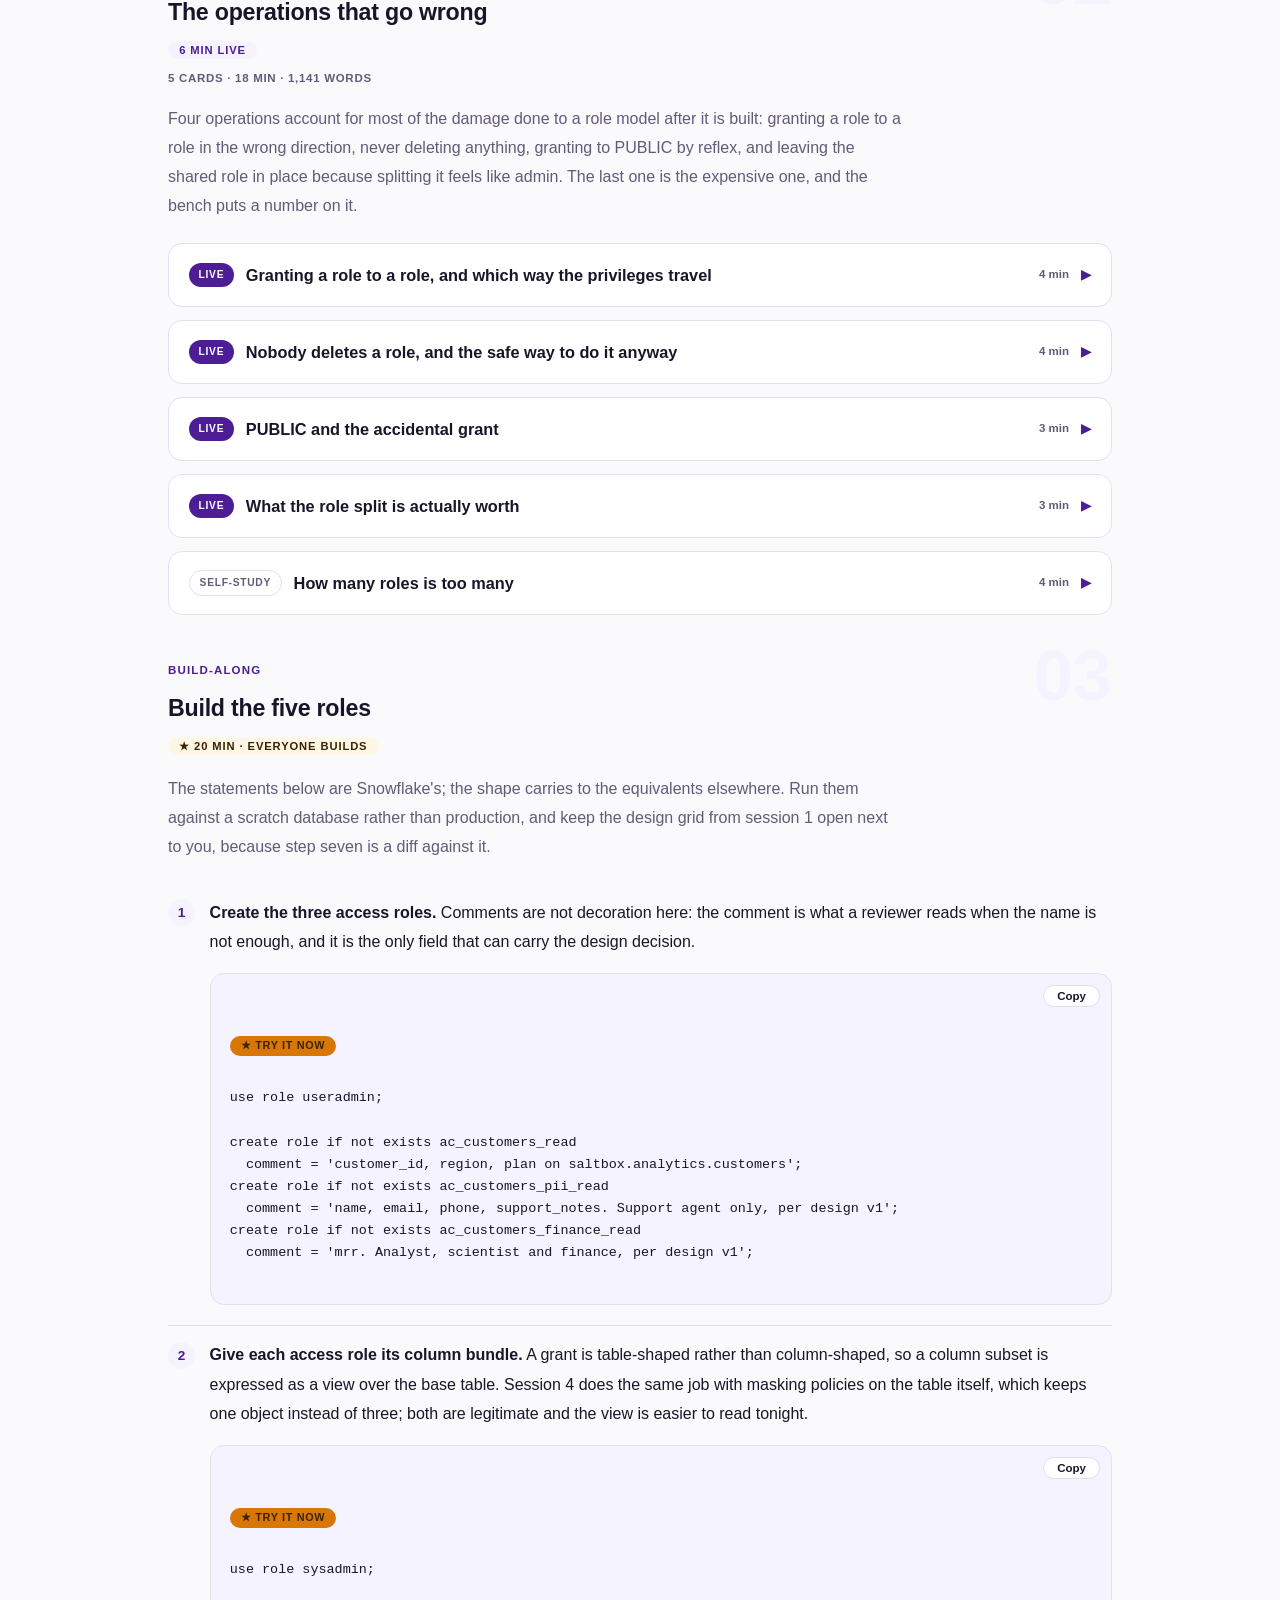
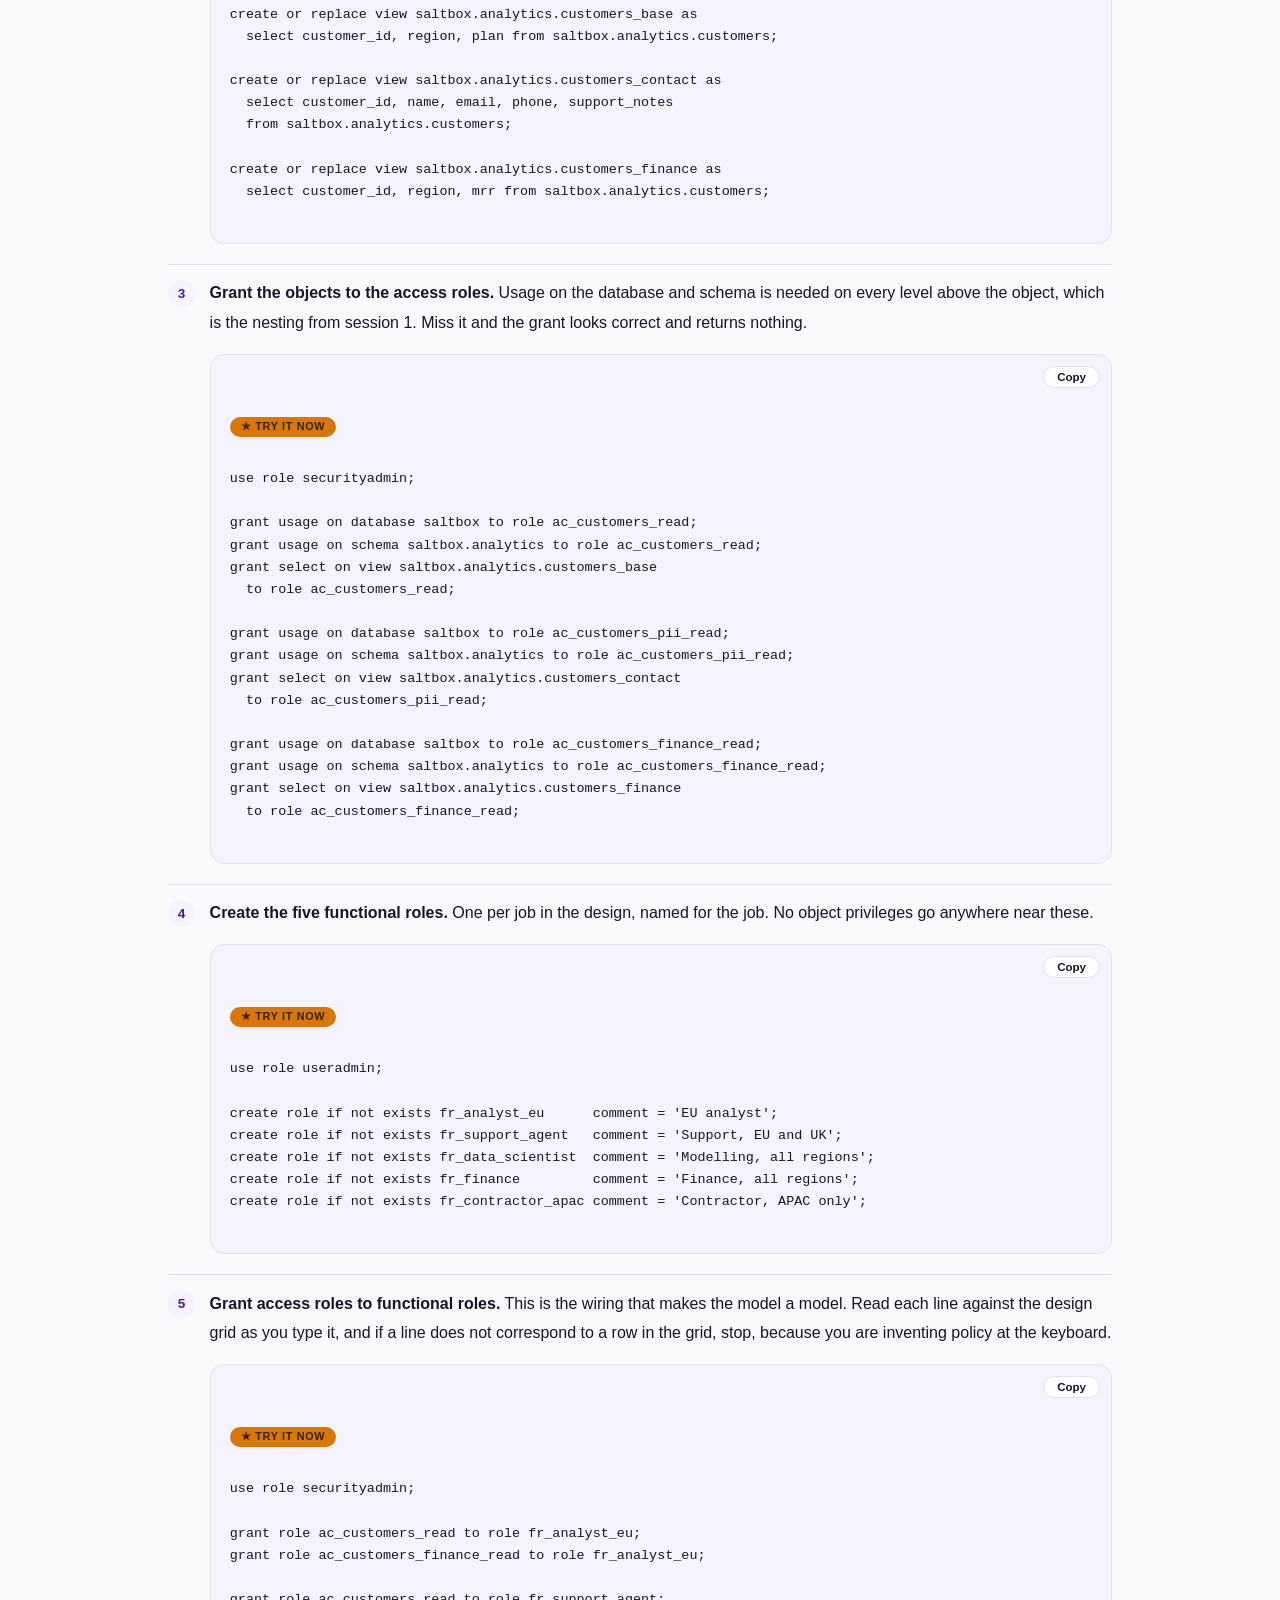
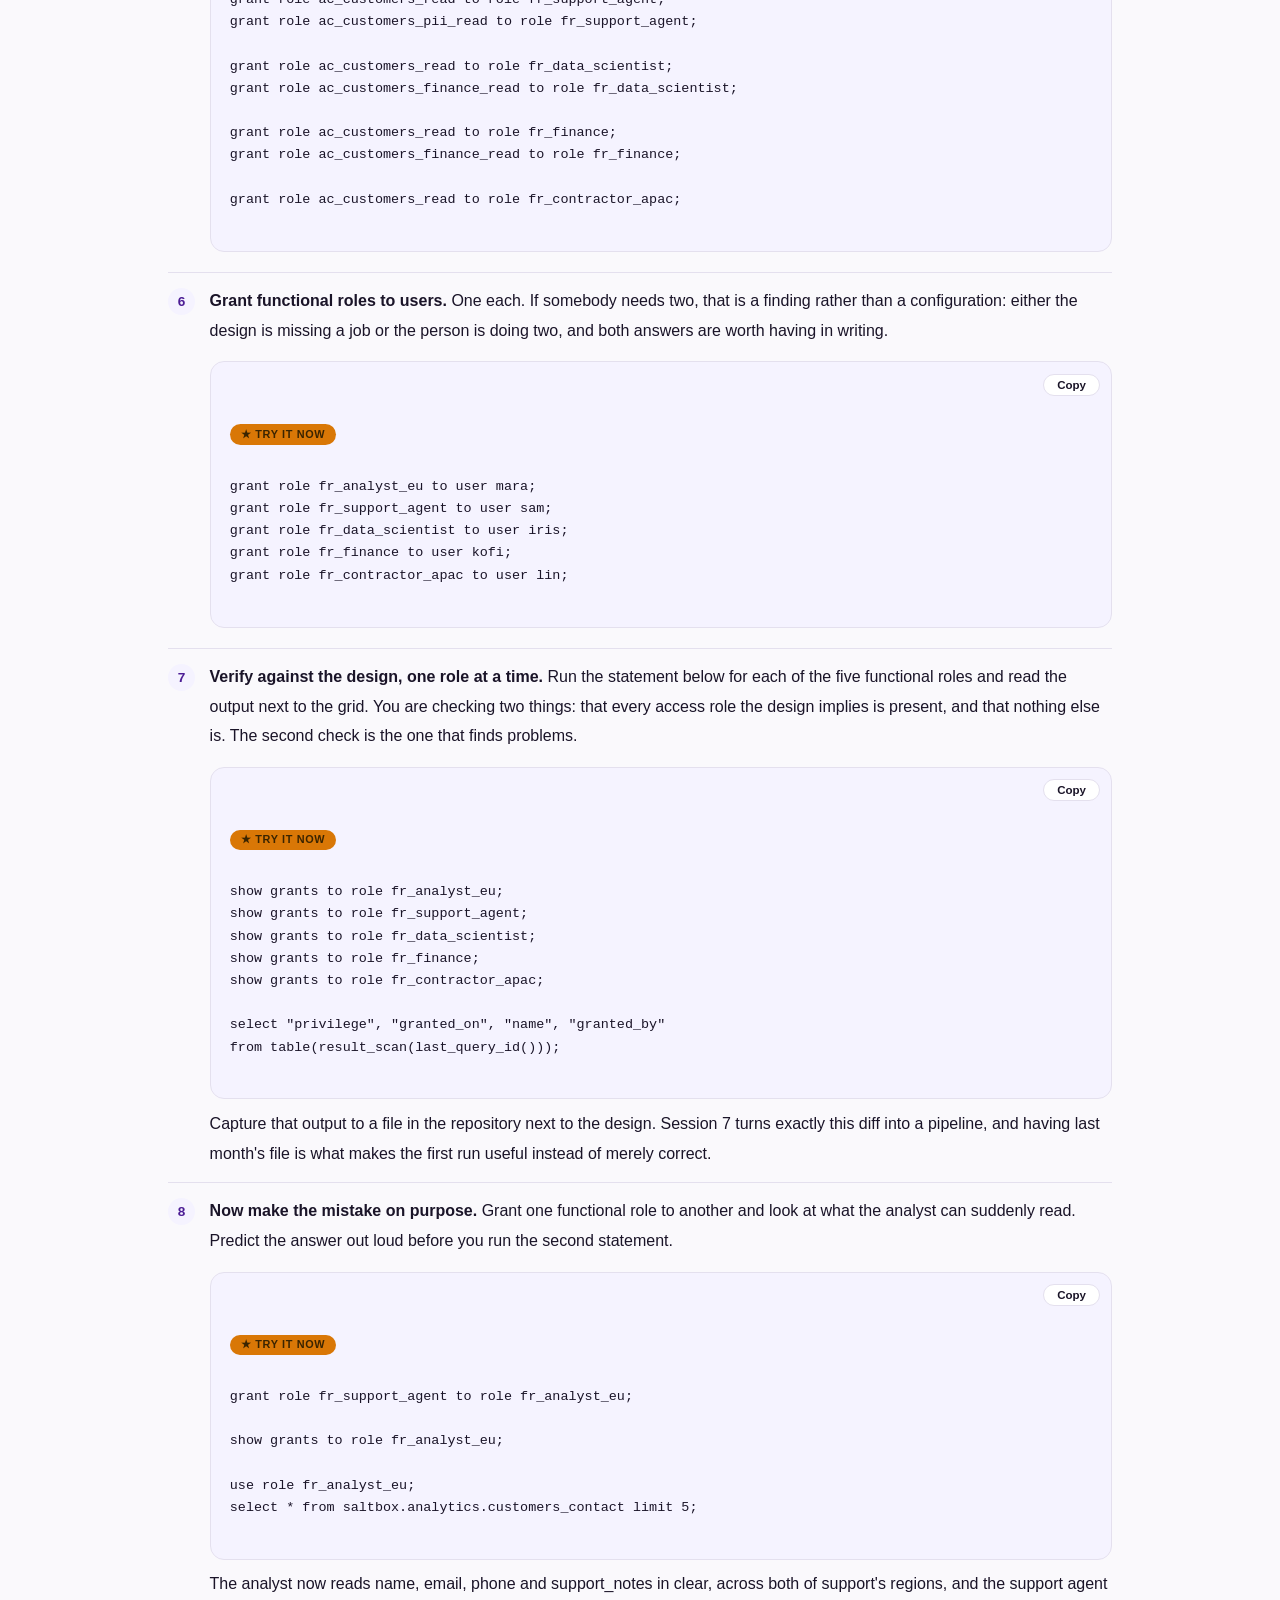
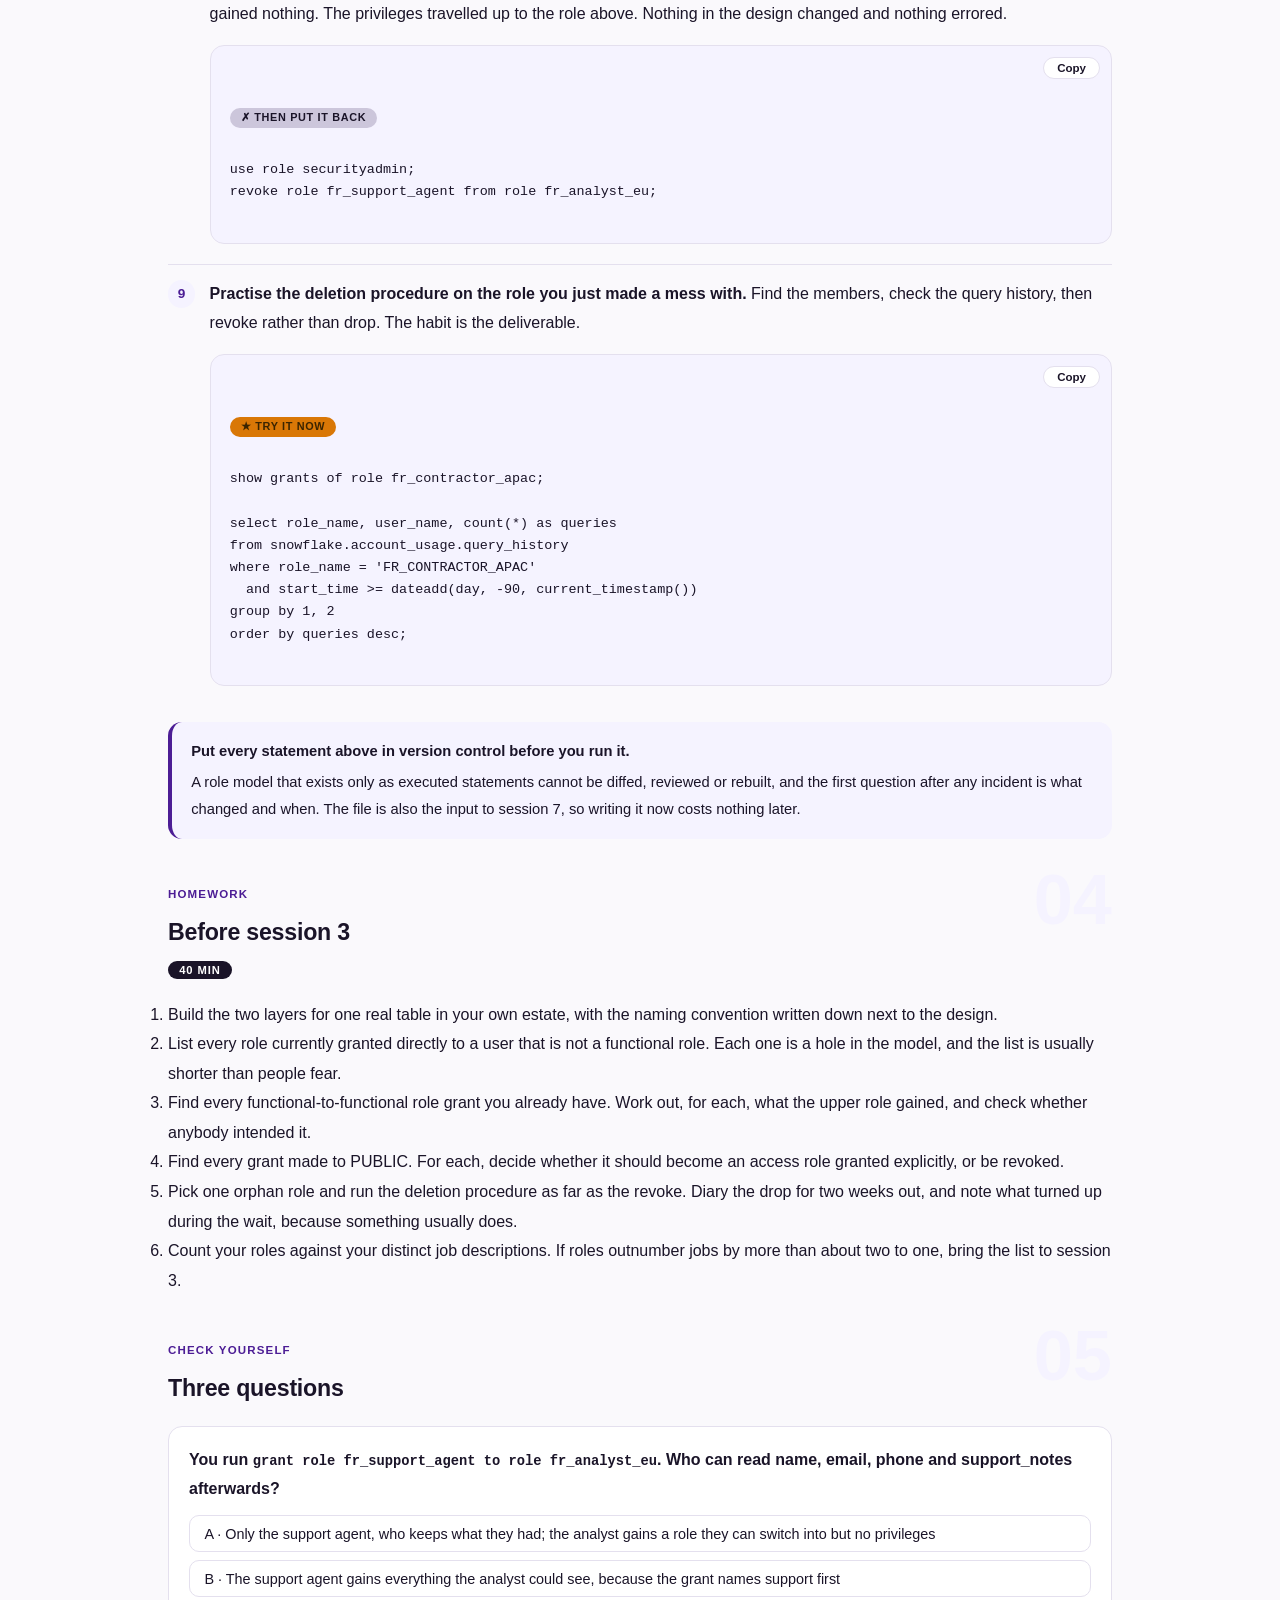
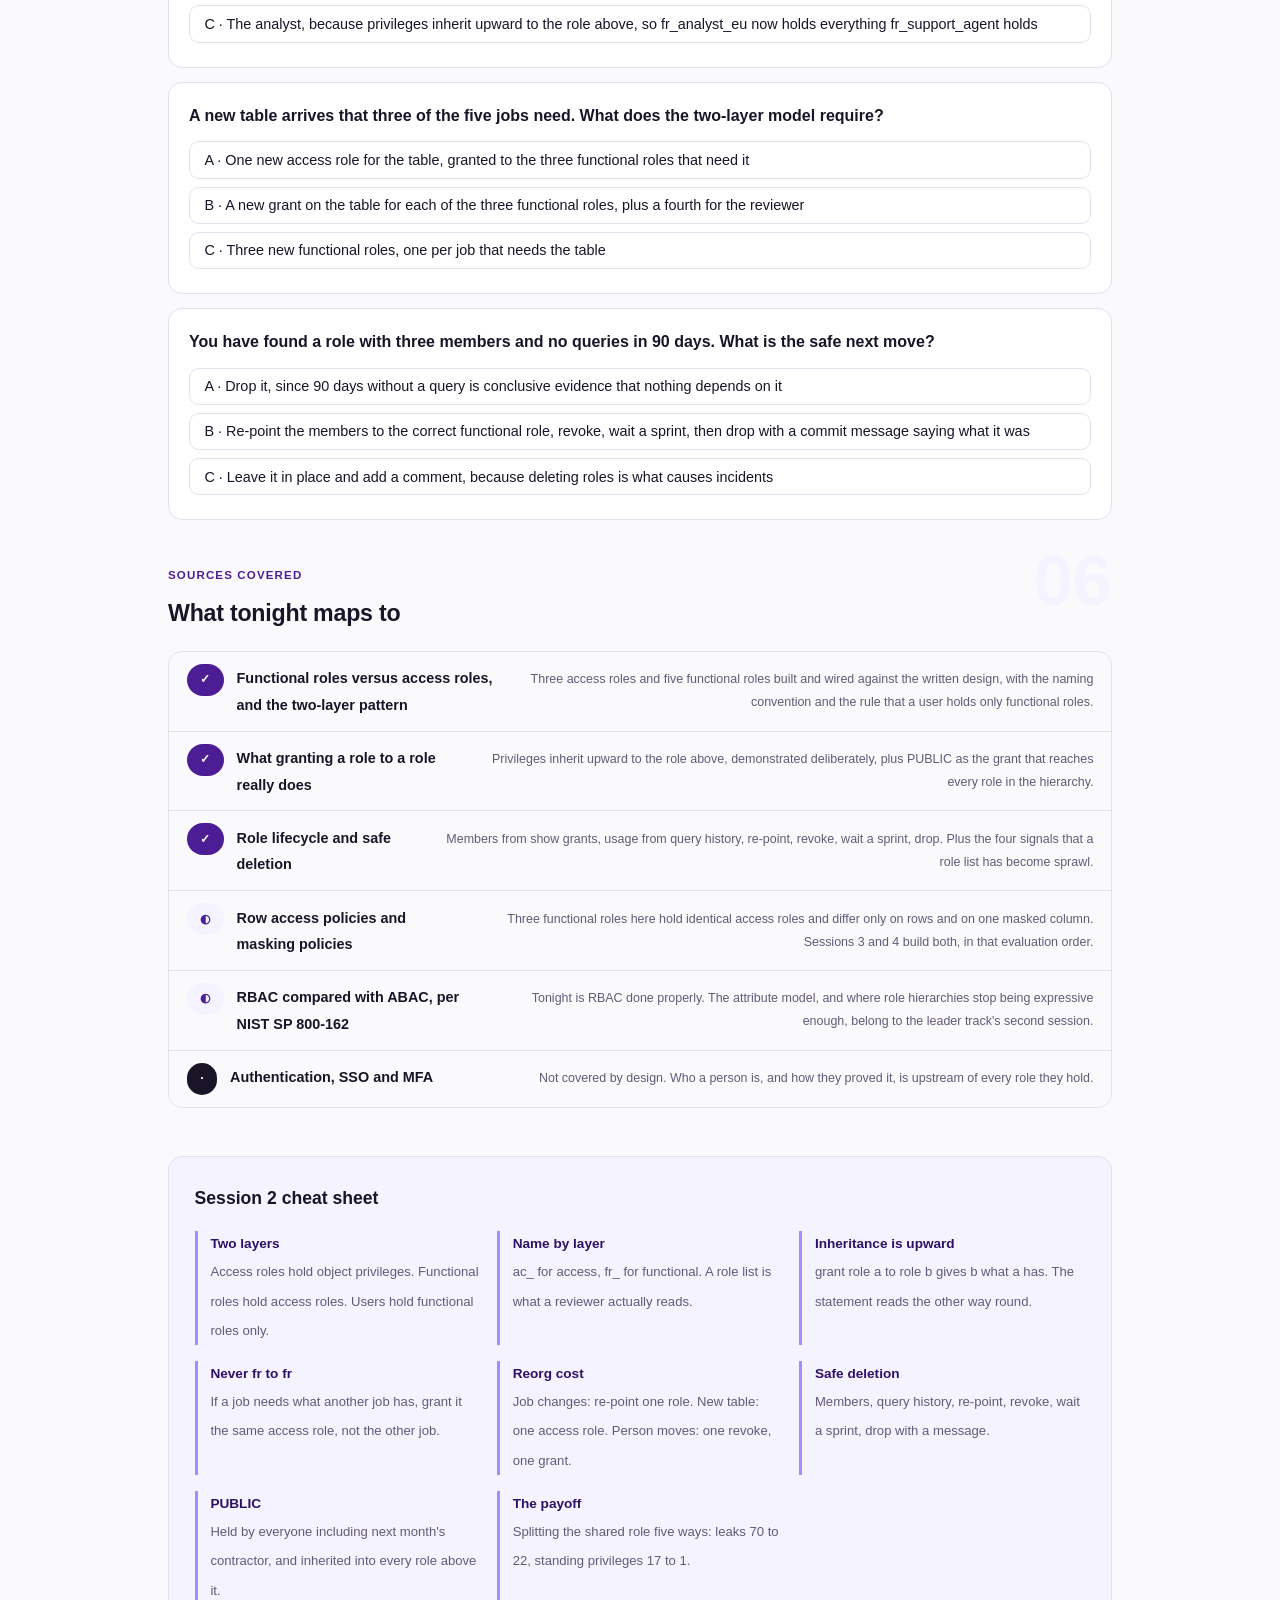
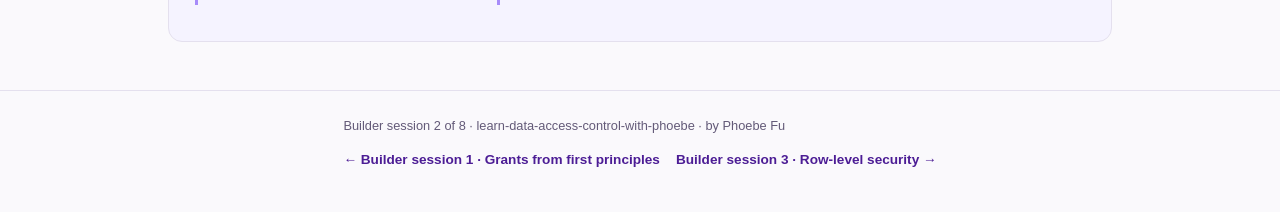
<file: courses/b2-role-hierarchy.html>
<!DOCTYPE html>
<html lang="en">
<head>
<meta charset="UTF-8">
<meta name="viewport" content="width=device-width, initial-scale=1.0">
<!-- social:start -->
<meta name="description" content="Builder session 2 of 8. Two layers of roles: access roles named for the data and functional roles named for the job. Build all five, watch what granting a role to a role really does, and see why the role split moves more numbers than any policy.">
<meta property="og:type" content="article">
<meta property="og:site_name" content="Learn with Phoebe">
<meta property="og:title" content="A role hierarchy that survives a reorg - learn data access control with phoebe">
<meta property="og:description" content="Builder session 2 of 8. Access roles, functional roles, the direction privileges travel, and the safe way to delete a role nobody will admit to owning.">
<meta property="og:url" content="https://phoebefu6.github.io/learn-data-access-control-with-phoebe/courses/b2-role-hierarchy.html">
<meta property="og:image" content="https://phoebefu6.github.io/learn-data-access-control-with-phoebe/assets/og-cover.png">
<meta property="og:image:width" content="1200">
<meta property="og:image:height" content="630">
<meta name="twitter:card" content="summary_large_image">
<meta name="twitter:title" content="A role hierarchy that survives a reorg - learn data access control with phoebe">
<meta name="twitter:description" content="Two layers, five functional roles, and the grant that quietly hands an analyst everything support can see.">
<meta name="twitter:image" content="https://phoebefu6.github.io/learn-data-access-control-with-phoebe/assets/og-cover.png">
<!-- social:end -->
<title>Builder session 2 · A role hierarchy that survives a reorg - learn data access control with phoebe</title>
<link rel="stylesheet" href="../assets/style.css?v=24">
</head>
<body>

<div class="toolbar">
  <div class="wrap">
    <span class="crumb"><a href="../index.html">learn-data-access-control-with-phoebe</a> / Builder session 2 of 8</span>
    <button class="btn" id="toggle-all" type="button">Expand all</button>
    <button class="btn primary" id="zoom-toggle" type="button">Projector zoom: off</button>
  </div>
</div>

<header class="masthead">
  <div class="wrap">
    <div class="eyebrow">Learn Data Access Control with Phoebe · Builder session 2 of 8</div>
    <h1>A role hierarchy that <span class="accent">survives a reorg</span></h1>
    <p class="sub">Session 1 produced a written design: which job needs which column, in clear or masked, in which regions. Tonight that design becomes roles. The shape you choose here decides how much work every future change costs, because a role model built as one layer needs re-granting every time the org chart moves, and the org chart always moves. Two layers, five functional roles, three access roles, and one deliberate mistake at the end so you can see what a single careless grant does to the whole picture.</p>
    <div class="chip-row">
      <span class="chip level">🟡 Core</span>
      <span class="chip audience">Analytics and platform engineers</span>
      <span class="chip time">45 min</span>
    </div>
    <div class="agenda">
      <span class="a1" style="flex:1">0-3 · Welcome</span>
      <span class="a2" style="flex:5">3-20 · Two layers, not one</span>
      <span class="a3" style="flex:4">20-40 · Build-along: build the five roles</span>
      <span class="a4" style="flex:1">40-45 · Q&amp;A</span>
    </div>
  </div>
</header>

<main class="wrap">

  <!-- ============ INTRO ============ -->
  <section class="section" id="intro">
    <div class="section-kicker">
      <span class="klabel">Part 0</span>
      <h2>What tonight builds on the table</h2>
    </div>
    <p class="lede">The table is still <strong>saltbox.customers</strong>: customer_id, name, email, phone, dob, national_id, region, plan, mrr, support_notes, with rows in EU, UK and APAC. The five jobs are still EU analyst, support agent, data scientist, finance analyst and APAC contractor. What changes tonight is that those five jobs stop being rows in a document and become five roles a person can actually hold, sitting on top of three roles that describe the data rather than the people.</p>

    <div class="legend">
      <span class="pill">Live = presented in the 45 minutes</span>
      <span class="pill">Self-study = the full depth, after class</span>
      <span class="pill">🔍 Every diagram zooms</span>
    </div>

    <div class="callout win">
      <p><strong>★ What you walk out with tonight.</strong> Three access roles and five functional roles built and wired, verified against the design grid from session 1 rather than against a feeling. The direction privileges travel when a role is granted to a role, demonstrated on your own warehouse. A safe procedure for deleting a role nobody will admit to owning. And the measured reason this session matters: splitting one shared role five ways moves leaks from 70 to 22 and standing privileges from 17 to 1.</p>
    </div>

    <details class="card" open>
      <summary><span class="mode live">Live</span>One layer of roles is where role sprawl comes from<span class="mini">3 min</span><span class="caret">▶</span></summary>
      <div class="body">
        <p>The natural first move is one role per person-shaped thing: <code class="mono">analyst</code>, then <code class="mono">analyst_eu</code>, then <code class="mono">analyst_eu_finance</code>, each granted directly on tables. It works for about a quarter. Then somebody joins who is almost an EU analyst but also needs revenue, and rather than reopen the model, a sixth role appears that is a copy of the fifth plus one grant.</p>
        <p>What follows is mechanical. Every new table means visiting every role. Every job change means auditing which of thirty near-identical roles the person should now hold. Nobody deletes anything, because nobody can prove a role is unused. Within a year the role list is longer than the user list, and the reviewer, whose entire job is reading that list, has no chance.</p>
        <div class="callout example">
          <span class="ex-pill">Real world</span>
          <p>Saltbox had 41 roles for 23 people. Six of them differed from another role by exactly one grant, and two were identical with different spellings. The list was not the result of anybody being careless; it was the result of a single-layer model meeting eighteen months of ordinary hiring.</p>
        </div>
      </div>
    </details>

    <details class="card">
      <summary><span class="mode self">Self-study</span>The vocabulary for tonight<span class="mini">3 min</span><span class="caret">▶</span></summary>
      <div class="body">
        <ul>
          <li><strong>Access role</strong> - a role that holds privileges on objects and is granted to nothing but other roles. Named for the data it opens.</li>
          <li><strong>Functional role</strong> - a role that represents a job. It holds no direct object privileges at all; it holds access roles. Named for the person doing the job.</li>
          <li><strong>Role grant</strong> - <code class="mono">grant role a to role b</code>. The privileges of <code class="mono">a</code> become available to <code class="mono">b</code>, which is the upward direction from session 1.</li>
          <li><strong>Re-pointing</strong> - changing which access roles a functional role holds. The single operation a reorg should require.</li>
          <li><strong>PUBLIC</strong> - the role every user holds automatically. Anything granted here is granted to the entire future population of the account.</li>
          <li><strong>Orphan role</strong> - a role with no members and no obvious purpose. Common, and the reason a safe deletion procedure is worth having.</li>
        </ul>
      </div>
    </details>
  </section>

  <!-- ============ PART 1 ============ -->
  <section class="section" id="part-1">
    <div class="section-kicker">
      <span class="klabel">Part 1 · covers access roles, functional roles and the two-layer pattern</span>
      <h2>The two-layer pattern</h2>
      <span class="tag concept">12 min live</span>
    </div>
    <p class="lede">Two kinds of role, and the discipline is that they never mix. Access roles describe the data and are named for it. Functional roles describe jobs and are named for them. Users hold functional roles and nothing else, which is the rule that makes the whole thing reviewable.</p>

    <figure class="zoomable">
      <svg viewBox="0 0 880 340" xmlns="http://www.w3.org/2000/svg" role="img" aria-label="Four columns. Users on the left, each granted exactly one functional role. Five functional roles named for jobs. Three access roles named for bundles of data. Three object groups on the right. Arrows run from users to functional roles, from functional roles to access roles, and from access roles to objects. A note says users never hold an access role directly.">
        <style>
          .b2aH { font: 800 12px Inter, sans-serif; fill: #1A1428; }
          .b2aM { font: 400 11px Inter, sans-serif; fill: #635A78; }
          .b2aU { font: 700 11px Inter, sans-serif; fill: #1A1428; }
          .b2aF { font: 700 10px Inter, sans-serif; fill: #fff; }
          .b2aA { font: 700 11px Inter, sans-serif; fill: #1A1428; }
          .b2aO { font: 700 10px Inter, sans-serif; fill: #fff; }
          .b2aN { font: 700 11px Inter, sans-serif; fill: #1A1428; }
        </style>
        <defs>
          <marker id="b2aAr" viewBox="0 0 10 10" refX="9" refY="5" markerWidth="6" markerHeight="6" orient="auto">
            <path d="M0,0 L10,5 L0,10 z" fill="#CCC6DB"></path>
          </marker>
        </defs>

        <text class="b2aH" x="14" y="30">Users</text>
        <text class="b2aM" x="14" y="48">hold functional roles</text>
        <text class="b2aH" x="244" y="30">Functional roles</text>
        <text class="b2aM" x="244" y="48">one per job</text>
        <text class="b2aH" x="474" y="30">Access roles</text>
        <text class="b2aM" x="474" y="48">one per data bundle</text>
        <text class="b2aH" x="704" y="30">Objects</text>
        <text class="b2aM" x="704" y="48">the data itself</text>

        <rect x="14" y="64" width="170" height="32" rx="8" fill="#DDD6FE"></rect>
        <text class="b2aU" x="28" y="85">mara · analyst</text>
        <rect x="14" y="108" width="170" height="32" rx="8" fill="#DDD6FE"></rect>
        <text class="b2aU" x="28" y="129">sam · support</text>
        <rect x="14" y="152" width="170" height="32" rx="8" fill="#DDD6FE"></rect>
        <text class="b2aU" x="28" y="173">iris · scientist</text>
        <rect x="14" y="196" width="170" height="32" rx="8" fill="#DDD6FE"></rect>
        <text class="b2aU" x="28" y="217">kofi · finance</text>
        <rect x="14" y="240" width="170" height="32" rx="8" fill="#DDD6FE"></rect>
        <text class="b2aU" x="28" y="261">lin · contractor</text>

        <rect x="244" y="64" width="170" height="32" rx="8" fill="#4C1D95"></rect>
        <text class="b2aF" x="258" y="85">fr_analyst_eu</text>
        <rect x="244" y="108" width="170" height="32" rx="8" fill="#4C1D95"></rect>
        <text class="b2aF" x="258" y="129">fr_support_agent</text>
        <rect x="244" y="152" width="170" height="32" rx="8" fill="#4C1D95"></rect>
        <text class="b2aF" x="258" y="173">fr_data_scientist</text>
        <rect x="244" y="196" width="170" height="32" rx="8" fill="#4C1D95"></rect>
        <text class="b2aF" x="258" y="217">fr_finance</text>
        <rect x="244" y="240" width="170" height="32" rx="8" fill="#4C1D95"></rect>
        <text class="b2aF" x="258" y="261">fr_contractor_apac</text>

        <rect x="474" y="86" width="170" height="36" rx="8" fill="#A78BFA"></rect>
        <text class="b2aA" x="488" y="109">ac_cust_read</text>
        <rect x="474" y="152" width="170" height="36" rx="8" fill="#A78BFA"></rect>
        <text class="b2aA" x="488" y="175">ac_cust_pii</text>
        <rect x="474" y="218" width="170" height="36" rx="8" fill="#A78BFA"></rect>
        <text class="b2aA" x="488" y="241">ac_cust_fin</text>

        <rect x="704" y="86" width="170" height="36" rx="8" fill="#2E1065"></rect>
        <text class="b2aO" x="718" y="109">region, plan, id</text>
        <rect x="704" y="152" width="170" height="36" rx="8" fill="#2E1065"></rect>
        <text class="b2aO" x="718" y="175">name, email, phone</text>
        <rect x="704" y="218" width="170" height="36" rx="8" fill="#2E1065"></rect>
        <text class="b2aO" x="718" y="241">mrr</text>

        <line x1="186" y1="80" x2="240" y2="80" stroke="#CCC6DB" stroke-width="1.5" marker-end="url(#b2aAr)"></line>
        <line x1="186" y1="124" x2="240" y2="124" stroke="#CCC6DB" stroke-width="1.5" marker-end="url(#b2aAr)"></line>
        <line x1="186" y1="168" x2="240" y2="168" stroke="#CCC6DB" stroke-width="1.5" marker-end="url(#b2aAr)"></line>
        <line x1="186" y1="212" x2="240" y2="212" stroke="#CCC6DB" stroke-width="1.5" marker-end="url(#b2aAr)"></line>
        <line x1="186" y1="256" x2="240" y2="256" stroke="#CCC6DB" stroke-width="1.5" marker-end="url(#b2aAr)"></line>

        <line x1="416" y1="80" x2="470" y2="92" stroke="#CCC6DB" stroke-width="1.2" marker-end="url(#b2aAr)"></line>
        <line x1="416" y1="124" x2="470" y2="99" stroke="#CCC6DB" stroke-width="1.2" marker-end="url(#b2aAr)"></line>
        <line x1="416" y1="168" x2="470" y2="106" stroke="#CCC6DB" stroke-width="1.2" marker-end="url(#b2aAr)"></line>
        <line x1="416" y1="212" x2="470" y2="113" stroke="#CCC6DB" stroke-width="1.2" marker-end="url(#b2aAr)"></line>
        <line x1="416" y1="256" x2="470" y2="120" stroke="#CCC6DB" stroke-width="1.2" marker-end="url(#b2aAr)"></line>
        <line x1="416" y1="130" x2="470" y2="170" stroke="#CCC6DB" stroke-width="1.2" marker-end="url(#b2aAr)"></line>
        <line x1="416" y1="218" x2="470" y2="236" stroke="#CCC6DB" stroke-width="1.2" marker-end="url(#b2aAr)"></line>

        <line x1="646" y1="104" x2="700" y2="104" stroke="#CCC6DB" stroke-width="1.5" marker-end="url(#b2aAr)"></line>
        <line x1="646" y1="170" x2="700" y2="170" stroke="#CCC6DB" stroke-width="1.5" marker-end="url(#b2aAr)"></line>
        <line x1="646" y1="236" x2="700" y2="236" stroke="#CCC6DB" stroke-width="1.5" marker-end="url(#b2aAr)"></line>

        <rect x="14" y="290" width="14" height="14" rx="3" fill="#D97706"></rect>
        <text class="b2aN" x="38" y="302">Users never hold an access role directly; a functional role is all a person gets.</text>
        <text class="b2aM" x="38" y="324">Short names shown here. The full role names are in the build-along.</text>
      </svg>
      <figcaption>🔍 Click to zoom - four columns, and a person only ever appears in the first two.</figcaption>
    </figure>

    <details class="card">
      <summary><span class="mode live">Live</span>Access roles: named for the data<span class="mini">4 min</span><span class="caret">▶</span></summary>
      <div class="body">
        <p>One access role per meaningful bundle of privileges on objects. Meaningful means a bundle that at least two jobs might plausibly want, or one job wants and the design treats as a unit. For Saltbox the design produces three.</p>
        <ul>
          <li><code class="mono">ac_customers_read</code> - the non-sensitive projection: customer_id, region, plan. Everybody who touches the table needs this and nothing about it is contentious.</li>
          <li><code class="mono">ac_customers_pii_read</code> - name, email, phone and support_notes. One job needs it in clear. Every other job's relationship to this bundle is an argument that should happen once, here, rather than per table.</li>
          <li><code class="mono">ac_customers_finance_read</code> - mrr. Not personal data, still restricted, and separated because the set of jobs that needs revenue is not the set that needs contact details.</li>
        </ul>
        <p>Two properties make these roles do their job. They are <strong>granted to nothing but other roles</strong>, never to a user, so there is no path by which a person accumulates object privileges outside the model. And they are <strong>named for what they open</strong>, so the name survives the reorg that renames the team.</p>
        <div class="callout tip">
          <p><strong>Do not create one access role per column.</strong> Ten columns produce ten roles, then thirty when the second table arrives, and you have rebuilt sprawl one layer down. Bundle by the classification tiers from session 1: non-sensitive, contact PII, highly sensitive, financial. If a bundle needs splitting later, splitting one access role is cheap because only the functional roles point at it.</p>
        </div>
      </div>
    </details>

    <details class="card">
      <summary><span class="mode live">Live</span>Functional roles: named for the job<span class="mini">4 min</span><span class="caret">▶</span></summary>
      <div class="body">
        <p>One functional role per job in the written design, and the design already named five. A functional role holds access roles and holds no direct privileges on any object, which is the constraint that keeps the two layers from silently becoming one.</p>
        <table class="clean">
          <thead>
            <tr><th>Functional role</th><th>Holds</th><th>Because the design says</th></tr>
          </thead>
          <tbody>
            <tr><td><code class="mono">fr_analyst_eu</code></td><td>ac_customers_read, ac_customers_finance_read</td><td>customer_id, region, plan, mrr in clear, EU rows only</td></tr>
            <tr><td><code class="mono">fr_support_agent</code></td><td>ac_customers_read, ac_customers_pii_read</td><td>contact details and support_notes in clear, EU and UK</td></tr>
            <tr><td><code class="mono">fr_data_scientist</code></td><td>ac_customers_read, ac_customers_finance_read</td><td>region, plan, mrr in clear, customer_id masked, all regions</td></tr>
            <tr><td><code class="mono">fr_finance</code></td><td>ac_customers_read, ac_customers_finance_read</td><td>customer_id, region, plan, mrr in clear, all regions</td></tr>
            <tr><td><code class="mono">fr_contractor_apac</code></td><td>ac_customers_read</td><td>region and plan only, APAC rows only</td></tr>
          </tbody>
        </table>
        <p>Notice that three functional roles hold an identical pair of access roles and are still three roles. They differ on the row dimension, which session 3 handles, and on the masking of customer_id for the scientist, which session 4 handles. Collapsing them into one role now would make both of those sessions impossible to express, and it is exactly the collapse that produced the shared role the bench scores at 109 leaks.</p>
        <div class="callout tip">
          <p><strong>A functional role with a direct object grant is a bug, and it is worth checking for.</strong> It usually arrives as an emergency: somebody needs one table today and creating an access role feels like ceremony. Six months later that grant is invisible, because the reviewer reads the access-role layer and this one is not in it.</p>
        </div>
      </div>
    </details>

    <details class="card">
      <summary><span class="mode live">Live</span>Why two layers survive a reorg<span class="mini">4 min</span><span class="caret">▶</span></summary>
      <div class="body">
        <p>Reorgs are not an edge case, they are the weather. The two-layer model earns its keep because each of the three common changes touches exactly one thing.</p>
        <ul>
          <li><strong>A job changes.</strong> The EU analyst picks up revenue responsibility. You grant one access role to one functional role. No object is re-granted, no user is touched, and every other job is untouched by construction.</li>
          <li><strong>A new table arrives.</strong> You create one access role for it and grant it to the functional roles that need it. In a single-layer model this is a visit to every job-shaped role, which is where the copies come from.</li>
          <li><strong>A person moves.</strong> Revoke one functional role, grant another. There is nothing else to check, because a person has never held anything else.</li>
        </ul>
        <p>The cost is one extra layer of indirection and roughly three more roles. The saving is that the number of grant operations per change stops scaling with the size of the estate, which is the property that actually decides whether a model is still true in two years.</p>
      </div>
    </details>

    <figure class="zoomable">
      <svg viewBox="0 0 880 300" xmlns="http://www.w3.org/2000/svg" role="img" aria-label="The reorg test. Before, the user mara holds the functional role fr_analyst_eu which holds one access role. After, the same functional role also holds the finance access role. The user is unchanged, the objects are unchanged, and no other role in the graph moves.">
        <style>
          .b2bH { font: 800 12px Inter, sans-serif; fill: #1A1428; }
          .b2bM { font: 400 11px Inter, sans-serif; fill: #635A78; }
          .b2bU { font: 700 10px Inter, sans-serif; fill: #1A1428; }
          .b2bF { font: 700 10px Inter, sans-serif; fill: #fff; }
          .b2bA { font: 700 10px Inter, sans-serif; fill: #1A1428; }
          .b2bN { font: 700 11px Inter, sans-serif; fill: #1A1428; }
        </style>
        <defs>
          <marker id="b2bAr" viewBox="0 0 10 10" refX="9" refY="5" markerWidth="6" markerHeight="6" orient="auto">
            <path d="M0,0 L10,5 L0,10 z" fill="#CCC6DB"></path>
          </marker>
        </defs>

        <text class="b2bH" x="14" y="26">The reorg test</text>
        <text class="b2bM" x="14" y="44">the EU analyst picks up revenue on Monday</text>

        <text class="b2bH" x="14" y="72">Before</text>
        <rect x="14" y="88" width="110" height="34" rx="8" fill="#DDD6FE"></rect>
        <text class="b2bU" x="26" y="110">mara</text>
        <rect x="164" y="88" width="110" height="34" rx="8" fill="#4C1D95"></rect>
        <text class="b2bF" x="174" y="110">fr_analyst_eu</text>
        <rect x="314" y="88" width="110" height="34" rx="8" fill="#A78BFA"></rect>
        <text class="b2bA" x="324" y="110">ac_cust_read</text>
        <line x1="126" y1="105" x2="160" y2="105" stroke="#CCC6DB" stroke-width="1.5" marker-end="url(#b2bAr)"></line>
        <line x1="276" y1="105" x2="310" y2="105" stroke="#CCC6DB" stroke-width="1.5" marker-end="url(#b2bAr)"></line>
        <rect x="14" y="150" width="410" height="34" rx="8" fill="#F5F3FF" stroke="#CCC6DB"></rect>
        <text class="b2bM" x="28" y="171">objects, grants on them, every other role</text>

        <line x1="440" y1="60" x2="440" y2="196" stroke="#CCC6DB" stroke-width="1.5" stroke-dasharray="5 5"></line>

        <text class="b2bH" x="456" y="72">After</text>
        <rect x="456" y="88" width="110" height="34" rx="8" fill="#DDD6FE"></rect>
        <text class="b2bU" x="468" y="110">mara</text>
        <rect x="606" y="88" width="110" height="34" rx="8" fill="#4C1D95"></rect>
        <text class="b2bF" x="616" y="110">fr_analyst_eu</text>
        <rect x="756" y="70" width="110" height="30" rx="8" fill="#A78BFA"></rect>
        <text class="b2bA" x="766" y="90">ac_cust_read</text>
        <rect x="756" y="112" width="110" height="30" rx="8" fill="#A78BFA" stroke="#D97706" stroke-width="2"></rect>
        <text class="b2bA" x="766" y="132">ac_cust_fin</text>
        <line x1="568" y1="105" x2="602" y2="105" stroke="#CCC6DB" stroke-width="1.5" marker-end="url(#b2bAr)"></line>
        <line x1="718" y1="100" x2="752" y2="88" stroke="#CCC6DB" stroke-width="1.5" marker-end="url(#b2bAr)"></line>
        <line x1="718" y1="112" x2="752" y2="124" stroke="#D97706" stroke-width="2" marker-end="url(#b2bAr)"></line>
        <rect x="456" y="150" width="410" height="34" rx="8" fill="#F5F3FF" stroke="#CCC6DB"></rect>
        <text class="b2bM" x="470" y="171">unchanged, all of it, by construction</text>

        <rect x="14" y="222" width="14" height="14" rx="3" fill="#D97706"></rect>
        <text class="b2bN" x="38" y="234">One grant added. No user changed and no object was re-granted.</text>
        <text class="b2bM" x="38" y="256">A new table adds one access role instead of a grant on every job.</text>
        <text class="b2bM" x="38" y="276">A job that disappears is one functional role to drop, and its members are listed.</text>
      </svg>
      <figcaption>🔍 Click to zoom - one edge moves, the rest of the graph holds still.</figcaption>
    </figure>

    <details class="card">
      <summary><span class="mode live">Live</span>The naming convention is load-bearing<span class="mini">4 min</span><span class="caret">▶</span></summary>
      <div class="body">
        <p>Naming reads as cosmetic and is not, because a role list is the artifact a reviewer actually reads. They are not going to open every role and enumerate its grants; they are going to scan a list of names and stop on the ones that look wrong. That only works if a name carries its layer, its subject and its scope.</p>
        <table class="clean">
          <thead>
            <tr><th>Name</th><th>What a reviewer learns from it</th></tr>
          </thead>
          <tbody>
            <tr><td><code class="mono">ac_customers_pii_read</code></td><td>Access layer, customers table, contact class, read only. Four facts, no clicks</td></tr>
            <tr><td><code class="mono">fr_contractor_apac</code></td><td>Functional layer, a contractor job, APAC scope. Immediately checkable against the design</td></tr>
            <tr><td><code class="mono">analyst2_new_FINAL</code></td><td>Nothing. It cannot be reviewed, cannot be safely deleted, and will outlive everybody who knows what it was</td></tr>
            <tr><td><code class="mono">temp_migration</code></td><td>That it was temporary at some point. No layer, no subject, no scope, no end date</td></tr>
          </tbody>
        </table>
        <p>Three rules are enough. Prefix by layer, so <code class="mono">ac_</code> and <code class="mono">fr_</code> sort into two blocks and a functional role holding a direct grant becomes visible. Name access roles after the object and the class, never after the team that first asked. Name functional roles after the job, never after the person, because <code class="mono">fr_marias_role</code> is a role nobody will ever revoke.</p>
        <div class="callout tip">
          <p><strong>Write the convention down next to the access design and enforce it in review.</strong> Naming conventions do not survive on taste; they survive because a pull request that breaks one gets a comment. The estate-wide version of this is cheaper than the alternative, which is a rename programme in year two touching every grant statement you have.</p>
        </div>
      </div>
    </details>
  </section>

  <!-- ============ PART 2 ============ -->
  <section class="section" id="part-2">
    <div class="section-kicker">
      <span class="klabel">Part 2 · covers role grants, deletion, PUBLIC and the measured payoff</span>
      <h2>The operations that go wrong</h2>
      <span class="tag concept">6 min live</span>
    </div>
    <p class="lede">Four operations account for most of the damage done to a role model after it is built: granting a role to a role in the wrong direction, never deleting anything, granting to PUBLIC by reflex, and leaving the shared role in place because splitting it feels like admin. The last one is the expensive one, and the bench puts a number on it.</p>

    <details class="card">
      <summary><span class="mode live">Live</span>Granting a role to a role, and which way the privileges travel<span class="mini">4 min</span><span class="caret">▶</span></summary>
      <div class="body">
        <p>Privileges inherit <strong>upward</strong>. Grant role A to role B and B holds A's privileges, not the other way round. The session 1 diagram covers the model; what matters here is the sentence you say to yourself before typing, because the statement reads naturally in the wrong direction.</p>
        <p><code class="mono">grant role fr_support_agent to role fr_analyst_eu</code> sounds like it gives support something. It gives the <em>analyst</em> everything support can see: name, email, phone and support_notes in clear, across both of support's regions. The analyst design asked for four non-sensitive columns. That one statement is the difference.</p>
        <div class="callout example">
          <span class="ex-pill">Real world</span>
          <p>An engineer at Saltbox was asked to let the support lead see the analyst dashboards and typed the grant the way it reads in English. It ran without error, nobody's dashboard changed visibly, and it was found four months later by an access review looking for exactly this shape. The support lead had gained nothing. Every EU analyst had gained the contact columns.</p>
        </div>
        <p>The structural defence is the two-layer rule. Functional roles are not granted to each other, ever. When a job genuinely needs what another job has, the answer is to grant it the same <em>access</em> role, which is one extra keystroke and leaves a reviewable trace in the right layer. A functional-to-functional grant in a <code class="mono">show grants</code> output is then unambiguously a mistake rather than something that has to be reasoned about.</p>
      </div>
    </details>

    <details class="card">
      <summary><span class="mode live">Live</span>Nobody deletes a role, and the safe way to do it anyway<span class="mini">4 min</span><span class="caret">▶</span></summary>
      <div class="body">
        <p>Role lists only grow, and the reason is rational: dropping a role might break something invisible, and the reward for being right is nothing. So the orphans accumulate, and every one of them is a standing privilege waiting for somebody to be granted it by mistake.</p>
        <p>The procedure below makes deletion boring enough to actually happen. It takes about a sprint of wall-clock time and roughly twenty minutes of work.</p>
        <ol>
          <li><strong>Find the members.</strong> <code class="mono">show grants of role</code> lists the users and roles holding it. If it is genuinely empty, you are already most of the way there.</li>
          <li><strong>Find what it actually used.</strong> Query the account usage history for queries run under that role over the last 90 days. A role with members and no queries is dormant, which is a different and more interesting finding.</li>
          <li><strong>Re-point.</strong> If it is in use, grant the members the correct functional role first. Nobody should lose access at the moment of deletion; that is what turns a cleanup into an incident.</li>
          <li><strong>Revoke, do not drop.</strong> Revoke the role from every member and leave the role in place. It is now inert and instantly restorable.</li>
          <li><strong>Wait a sprint.</strong> Two weeks catches the monthly report, the quarterly close job and the person who was on leave. This is the step everybody skips.</li>
          <li><strong>Then drop it.</strong> With a commit message saying what it was, who held it and what they hold now, so the next person to find the gap has an answer.</li>
        </ol>
        <div class="callout tip">
          <p><strong>Query history is evidence, not proof.</strong> A role with no queries in 90 days may serve an annual regulatory extract. Check the calendar as well as the log before dropping anything, and prefer the long revoke window over a clever argument.</p>
        </div>
      </div>
    </details>

    <details class="card">
      <summary><span class="mode live">Live</span>PUBLIC and the accidental grant<span class="mini">3 min</span><span class="caret">▶</span></summary>
      <div class="body">
        <p>PUBLIC is granted automatically to every user, including the ones who have not been hired yet. A grant to PUBLIC is therefore not a grant to the current team; it is a standing commitment about everybody who will ever have an account, and it will not be re-examined when the contractor arrives in March.</p>
        <p>It gets used because it is the fastest way to unblock somebody, and because a shared reference table genuinely does feel like it should be readable by all. Two things make it dangerous in a two-layer model specifically.</p>
        <ul>
          <li><strong>It bypasses both layers.</strong> A privilege on PUBLIC is held by every functional role without appearing in any of their grant lists in a way a reviewer would notice, so the design and reality diverge silently.</li>
          <li><strong>It is inherited into everything.</strong> PUBLIC sits at the bottom of the hierarchy, so its privileges travel up into every role above it, which is every role.</li>
        </ul>
        <p>The workable position: allow PUBLIC to hold usage on the database and nothing else, and check for grants to it on a schedule. If a table really is readable by everyone, make an access role called <code class="mono">ac_reference_read</code> and grant it to every functional role. It is more typing and it is visible in the review, which is the entire difference.</p>
      </div>
    </details>

    <details class="card">
      <summary><span class="mode live">Live</span>What the role split is actually worth<span class="mini">3 min</span><span class="caret">▶</span></summary>
      <div class="body">
        <p>Session 8 scores the finished policy set against 150 concrete access requests over five jobs, ten columns and three regions. The ladder starts from one shared analyst role and adds one control at a time. The row that matters for tonight is the fourth.</p>
        <table class="clean">
          <thead>
            <tr><th>Policies on</th><th>Leaks</th><th>Over-blocks</th><th>Standing privileges</th></tr>
          </thead>
          <tbody>
            <tr><td>One shared analyst role</td><td>109</td><td>0</td><td>30</td></tr>
            <tr><td>+ mask national_id for everybody</td><td>94</td><td>0</td><td>25</td></tr>
            <tr><td>+ mask email and phone, except support</td><td>70</td><td>0</td><td>17</td></tr>
            <tr><td><strong>+ split the shared role five ways</strong></td><td><strong>22</strong></td><td>0</td><td><strong>1</strong></td></tr>
            <tr><td>+ row access policy on region</td><td>3</td><td>0</td><td>1</td></tr>
            <tr><td>+ pseudonymise the modelling view</td><td>0</td><td>0</td><td>0</td></tr>
          </tbody>
        </table>
        <p>Two masking policies, both real work, take leaks from 109 to 70. Splitting the shared role five ways takes them from 70 to 22 in one move, and takes standing privileges from 17 to 1. Nothing else on the ladder moves standing privileges at all, because a standing privilege is a column a role can read in clear that the design does not mark clear for that role, and while five jobs share one role every one of them is over-granted by definition.</p>
        <p>That is the argument for spending tonight on roles rather than on something that demonstrates better. Role modelling does the most work and gets the least attention, because it reads as administration.</p>
      </div>
    </details>

    <details class="card">
      <summary><span class="mode self">Self-study</span>How many roles is too many<span class="mini">4 min</span><span class="caret">▶</span></summary>
      <div class="body">
        <p>The two-layer model adds roles on purpose, which raises the obvious question of where it stops being a model and starts being sprawl with better prefixes. Four signals are worth watching.</p>
        <ul>
          <li><strong>Functional roles should track jobs, and jobs are countable.</strong> If you have more functional roles than distinct job descriptions, some of them are people, and people-shaped roles never get revoked.</li>
          <li><strong>Access roles should track data bundles, not requests.</strong> An access role created for one request that one job made is a grant wearing a costume. Fold it into an existing bundle or accept that the bundle was wrong.</li>
          <li><strong>Two roles with identical grants are one role.</strong> Worth a scheduled check, because these appear during migrations and nobody notices while both are in use.</li>
          <li><strong>A role held by nobody for a quarter is a candidate.</strong> Not automatically wrong, but it goes on the list and gets the deletion procedure rather than being ignored for another year.</li>
        </ul>
        <p>A useful sanity number: for one table with four classification tiers and five jobs, three to four access roles and five functional roles is right. If your first pass produces twenty, the bundles are too fine. If it produces two, at least one role is doing several jobs and the bench has already told you what that costs.</p>
      </div>
    </details>
  </section>

  <!-- ============ BUILD-ALONG ============ -->
  <section class="section" id="demo-1">
    <div class="section-kicker">
      <span class="klabel">Build-along</span>
      <h2>Build the five roles</h2>
      <span class="tag demo">★ 20 min · everyone builds</span>
    </div>
    <p class="lede">The statements below are Snowflake's; the shape carries to the equivalents elsewhere. Run them against a scratch database rather than production, and keep the design grid from session 1 open next to you, because step seven is a diff against it.</p>

    <div class="steps">
      <div class="step">
        <p><strong>Create the three access roles.</strong> Comments are not decoration here: the comment is what a reviewer reads when the name is not enough, and it is the only field that can carry the design decision.</p>
        <div class="prompt-box good">
          <span class="label">★ Try it now</span>
use role useradmin;

create role if not exists ac_customers_read
  comment = 'customer_id, region, plan on saltbox.analytics.customers';
create role if not exists ac_customers_pii_read
  comment = 'name, email, phone, support_notes. Support agent only, per design v1';
create role if not exists ac_customers_finance_read
  comment = 'mrr. Analyst, scientist and finance, per design v1';
        </div>
      </div>
      <div class="step">
        <p><strong>Give each access role its column bundle.</strong> A grant is table-shaped rather than column-shaped, so a column subset is expressed as a view over the base table. Session 4 does the same job with masking policies on the table itself, which keeps one object instead of three; both are legitimate and the view is easier to read tonight.</p>
        <div class="prompt-box good">
          <span class="label">★ Try it now</span>
use role sysadmin;

create or replace view saltbox.analytics.customers_base as
  select customer_id, region, plan from saltbox.analytics.customers;

create or replace view saltbox.analytics.customers_contact as
  select customer_id, name, email, phone, support_notes
  from saltbox.analytics.customers;

create or replace view saltbox.analytics.customers_finance as
  select customer_id, region, mrr from saltbox.analytics.customers;
        </div>
      </div>
      <div class="step">
        <p><strong>Grant the objects to the access roles.</strong> Usage on the database and schema is needed on every level above the object, which is the nesting from session 1. Miss it and the grant looks correct and returns nothing.</p>
        <div class="prompt-box good">
          <span class="label">★ Try it now</span>
use role securityadmin;

grant usage on database saltbox to role ac_customers_read;
grant usage on schema saltbox.analytics to role ac_customers_read;
grant select on view saltbox.analytics.customers_base
  to role ac_customers_read;

grant usage on database saltbox to role ac_customers_pii_read;
grant usage on schema saltbox.analytics to role ac_customers_pii_read;
grant select on view saltbox.analytics.customers_contact
  to role ac_customers_pii_read;

grant usage on database saltbox to role ac_customers_finance_read;
grant usage on schema saltbox.analytics to role ac_customers_finance_read;
grant select on view saltbox.analytics.customers_finance
  to role ac_customers_finance_read;
        </div>
      </div>
      <div class="step">
        <p><strong>Create the five functional roles.</strong> One per job in the design, named for the job. No object privileges go anywhere near these.</p>
        <div class="prompt-box good">
          <span class="label">★ Try it now</span>
use role useradmin;

create role if not exists fr_analyst_eu      comment = 'EU analyst';
create role if not exists fr_support_agent   comment = 'Support, EU and UK';
create role if not exists fr_data_scientist  comment = 'Modelling, all regions';
create role if not exists fr_finance         comment = 'Finance, all regions';
create role if not exists fr_contractor_apac comment = 'Contractor, APAC only';
        </div>
      </div>
      <div class="step">
        <p><strong>Grant access roles to functional roles.</strong> This is the wiring that makes the model a model. Read each line against the design grid as you type it, and if a line does not correspond to a row in the grid, stop, because you are inventing policy at the keyboard.</p>
        <div class="prompt-box good">
          <span class="label">★ Try it now</span>
use role securityadmin;

grant role ac_customers_read to role fr_analyst_eu;
grant role ac_customers_finance_read to role fr_analyst_eu;

grant role ac_customers_read to role fr_support_agent;
grant role ac_customers_pii_read to role fr_support_agent;

grant role ac_customers_read to role fr_data_scientist;
grant role ac_customers_finance_read to role fr_data_scientist;

grant role ac_customers_read to role fr_finance;
grant role ac_customers_finance_read to role fr_finance;

grant role ac_customers_read to role fr_contractor_apac;
        </div>
      </div>
      <div class="step">
        <p><strong>Grant functional roles to users.</strong> One each. If somebody needs two, that is a finding rather than a configuration: either the design is missing a job or the person is doing two, and both answers are worth having in writing.</p>
        <div class="prompt-box good">
          <span class="label">★ Try it now</span>
grant role fr_analyst_eu to user mara;
grant role fr_support_agent to user sam;
grant role fr_data_scientist to user iris;
grant role fr_finance to user kofi;
grant role fr_contractor_apac to user lin;
        </div>
      </div>
      <div class="step">
        <p><strong>Verify against the design, one role at a time.</strong> Run the statement below for each of the five functional roles and read the output next to the grid. You are checking two things: that every access role the design implies is present, and that nothing else is. The second check is the one that finds problems.</p>
        <div class="prompt-box good">
          <span class="label">★ Try it now</span>
show grants to role fr_analyst_eu;
show grants to role fr_support_agent;
show grants to role fr_data_scientist;
show grants to role fr_finance;
show grants to role fr_contractor_apac;

select "privilege", "granted_on", "name", "granted_by"
from table(result_scan(last_query_id()));
        </div>
        <p>Capture that output to a file in the repository next to the design. Session 7 turns exactly this diff into a pipeline, and having last month's file is what makes the first run useful instead of merely correct.</p>
      </div>
      <div class="step">
        <p><strong>Now make the mistake on purpose.</strong> Grant one functional role to another and look at what the analyst can suddenly read. Predict the answer out loud before you run the second statement.</p>
        <div class="prompt-box good">
          <span class="label">★ Try it now</span>
grant role fr_support_agent to role fr_analyst_eu;

show grants to role fr_analyst_eu;

use role fr_analyst_eu;
select * from saltbox.analytics.customers_contact limit 5;
        </div>
        <p>The analyst now reads name, email, phone and support_notes in clear, across both of support's regions, and the support agent gained nothing. The privileges travelled up to the role above. Nothing in the design changed and nothing errored.</p>
        <div class="prompt-box bad">
          <span class="label">✗ Then put it back</span>
use role securityadmin;
revoke role fr_support_agent from role fr_analyst_eu;
        </div>
      </div>
      <div class="step">
        <p><strong>Practise the deletion procedure on the role you just made a mess with.</strong> Find the members, check the query history, then revoke rather than drop. The habit is the deliverable.</p>
        <div class="prompt-box good">
          <span class="label">★ Try it now</span>
show grants of role fr_contractor_apac;

select role_name, user_name, count(*) as queries
from snowflake.account_usage.query_history
where role_name = 'FR_CONTRACTOR_APAC'
  and start_time &gt;= dateadd(day, -90, current_timestamp())
group by 1, 2
order by queries desc;
        </div>
      </div>
    </div>

    <div class="callout tip">
      <p><strong>Put every statement above in version control before you run it.</strong> A role model that exists only as executed statements cannot be diffed, reviewed or rebuilt, and the first question after any incident is what changed and when. The file is also the input to session 7, so writing it now costs nothing later.</p>
    </div>
  </section>

  <!-- ============ HOMEWORK ============ -->
  <section class="section" id="exercise">
    <div class="section-kicker">
      <span class="klabel">Homework</span>
      <h2>Before session 3</h2>
      <span class="tag exercise">40 min</span>
    </div>
    <ol>
      <li>Build the two layers for one real table in your own estate, with the naming convention written down next to the design.</li>
      <li>List every role currently granted directly to a user that is not a functional role. Each one is a hole in the model, and the list is usually shorter than people fear.</li>
      <li>Find every functional-to-functional role grant you already have. Work out, for each, what the upper role gained, and check whether anybody intended it.</li>
      <li>Find every grant made to PUBLIC. For each, decide whether it should become an access role granted explicitly, or be revoked.</li>
      <li>Pick one orphan role and run the deletion procedure as far as the revoke. Diary the drop for two weeks out, and note what turned up during the wait, because something usually does.</li>
      <li>Count your roles against your distinct job descriptions. If roles outnumber jobs by more than about two to one, bring the list to session 3.</li>
    </ol>
  </section>

  <!-- ============ QUIZ ============ -->
  <section class="section" id="quiz">
    <div class="section-kicker">
      <span class="klabel">Check yourself</span>
      <h2>Three questions</h2>
    </div>

    <div class="quiz-q" data-answer="2">
      <p class="qtext">You run <code class="mono">grant role fr_support_agent to role fr_analyst_eu</code>. Who can read name, email, phone and support_notes afterwards?</p>
      <button class="qopt" type="button">A · Only the support agent, who keeps what they had; the analyst gains a role they can switch into but no privileges</button>
      <button class="qopt" type="button">B · The support agent gains everything the analyst could see, because the grant names support first</button>
      <button class="qopt" type="button">C · The analyst, because privileges inherit upward to the role above, so fr_analyst_eu now holds everything fr_support_agent holds</button>
      <p class="qwhy">The statement reads as though it gives support something and it does the opposite. Privileges travel up to the role above, which is why functional roles are never granted to each other and why this shape in a grants dump is unambiguously a mistake.</p>
    </div>

    <div class="quiz-q" data-answer="0">
      <p class="qtext">A new table arrives that three of the five jobs need. What does the two-layer model require?</p>
      <button class="qopt" type="button">A · One new access role for the table, granted to the three functional roles that need it</button>
      <button class="qopt" type="button">B · A new grant on the table for each of the three functional roles, plus a fourth for the reviewer</button>
      <button class="qopt" type="button">C · Three new functional roles, one per job that needs the table</button>
      <p class="qwhy">Adding an access role keeps the object privileges in the layer built to hold them. Granting the table straight to functional roles is the shortcut that rebuilds a single-layer model one table at a time, and it hides the grant from the layer a reviewer reads.</p>
    </div>

    <div class="quiz-q" data-answer="1">
      <p class="qtext">You have found a role with three members and no queries in 90 days. What is the safe next move?</p>
      <button class="qopt" type="button">A · Drop it, since 90 days without a query is conclusive evidence that nothing depends on it</button>
      <button class="qopt" type="button">B · Re-point the members to the correct functional role, revoke, wait a sprint, then drop with a commit message saying what it was</button>
      <button class="qopt" type="button">C · Leave it in place and add a comment, because deleting roles is what causes incidents</button>
      <p class="qwhy">Nobody should lose access at the moment of deletion, and query history is evidence rather than proof: a dormant role may serve an annual extract. The revoke window is what turns a cleanup into a reversible change.</p>
    </div>

    <p class="quiz-score"></p>
  </section>

  <!-- ============ COVERAGE ============ -->
  <section class="section" id="official">
    <div class="section-kicker">
      <span class="klabel">Sources covered</span>
      <h2>What tonight maps to</h2>
    </div>
    <div class="covered">
      <div class="covered-row">
        <span class="status pill solid">✓</span>
        <span class="name">Functional roles versus access roles, and the two-layer pattern</span>
        <span class="note">Three access roles and five functional roles built and wired against the written design, with the naming convention and the rule that a user holds only functional roles.</span>
      </div>
      <div class="covered-row">
        <span class="status pill solid">✓</span>
        <span class="name">What granting a role to a role really does</span>
        <span class="note">Privileges inherit upward to the role above, demonstrated deliberately, plus PUBLIC as the grant that reaches every role in the hierarchy.</span>
      </div>
      <div class="covered-row">
        <span class="status pill solid">✓</span>
        <span class="name">Role lifecycle and safe deletion</span>
        <span class="note">Members from show grants, usage from query history, re-point, revoke, wait a sprint, drop. Plus the four signals that a role list has become sprawl.</span>
      </div>
      <div class="covered-row">
        <span class="status pill light">◐</span>
        <span class="name">Row access policies and masking policies</span>
        <span class="note">Three functional roles here hold identical access roles and differ only on rows and on one masked column. Sessions 3 and 4 build both, in that evaluation order.</span>
      </div>
      <div class="covered-row">
        <span class="status pill light">◐</span>
        <span class="name">RBAC compared with ABAC, per NIST SP 800-162</span>
        <span class="note">Tonight is RBAC done properly. The attribute model, and where role hierarchies stop being expressive enough, belong to the leader track's second session.</span>
      </div>
      <div class="covered-row">
        <span class="status pill inkpill">·</span>
        <span class="name">Authentication, SSO and MFA</span>
        <span class="note">Not covered by design. Who a person is, and how they proved it, is upstream of every role they hold.</span>
      </div>
    </div>
  </section>

  <!-- ============ CHEAT SHEET ============ -->
  <section class="cheat" id="cheatsheet">
    <h3>Session 2 cheat sheet</h3>
    <div class="grid-2">
      <div class="cheat-item"><b>Two layers</b><span>Access roles hold object privileges. Functional roles hold access roles. Users hold functional roles only.</span></div>
      <div class="cheat-item"><b>Name by layer</b><span>ac_ for access, fr_ for functional. A role list is what a reviewer actually reads.</span></div>
      <div class="cheat-item"><b>Inheritance is upward</b><span>grant role a to role b gives b what a has. The statement reads the other way round.</span></div>
      <div class="cheat-item"><b>Never fr to fr</b><span>If a job needs what another job has, grant it the same access role, not the other job.</span></div>
      <div class="cheat-item"><b>Reorg cost</b><span>Job changes: re-point one role. New table: one access role. Person moves: one revoke, one grant.</span></div>
      <div class="cheat-item"><b>Safe deletion</b><span>Members, query history, re-point, revoke, wait a sprint, drop with a message.</span></div>
      <div class="cheat-item"><b>PUBLIC</b><span>Held by everyone including next month's contractor, and inherited into every role above it.</span></div>
      <div class="cheat-item"><b>The payoff</b><span>Splitting the shared role five ways: leaks 70 to 22, standing privileges 17 to 1.</span></div>
    </div>
  </section>

</main>

<footer class="pagefoot">
  <div class="wrap">
    <p>Builder session 2 of 8 · learn-data-access-control-with-phoebe · by Phoebe Fu</p>
    <nav class="pagenav">
      <a href="b1-grants-first-principles.html">← Builder session 1 · Grants from first principles</a>
      <a href="b3-row-level-security.html">Builder session 3 · Row-level security →</a>
    </nav>
  </div>
</footer>

<script src="../assets/app.js?v=22"></script>
</body>
</html>
</file>
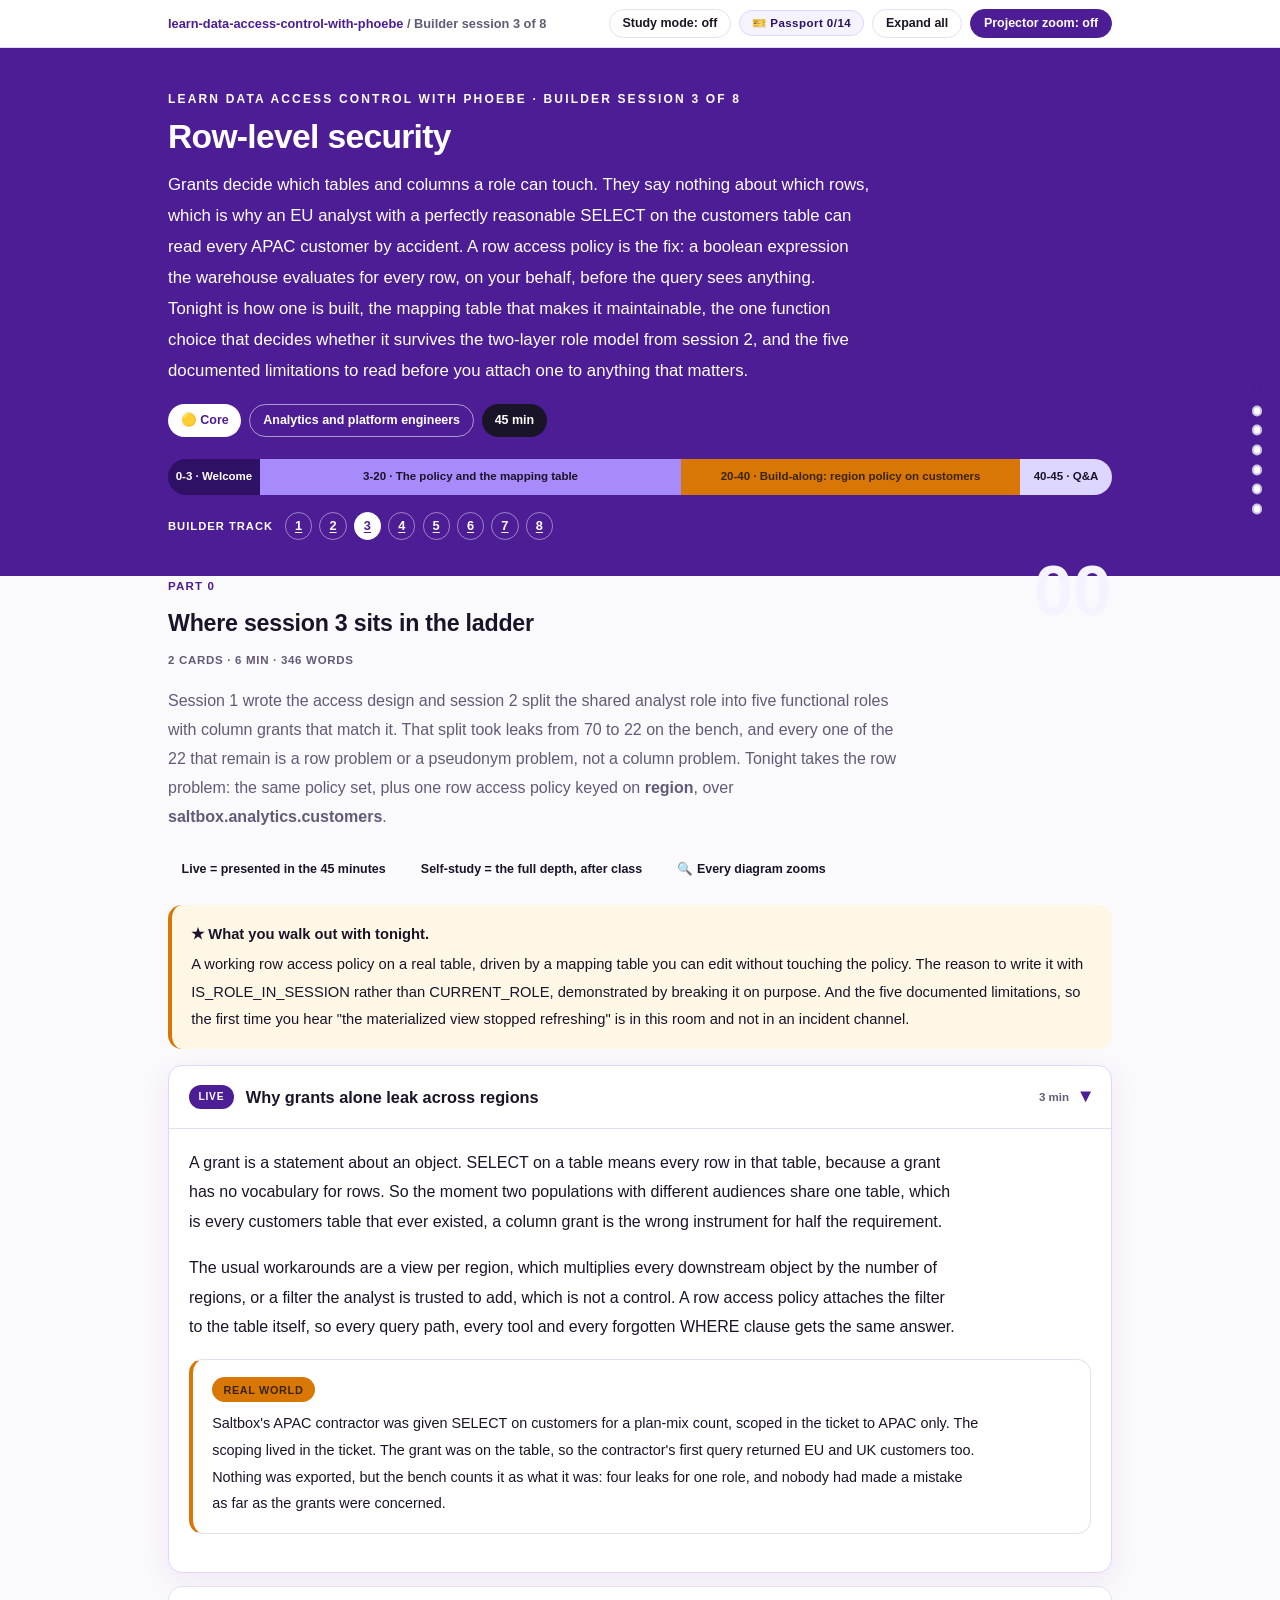
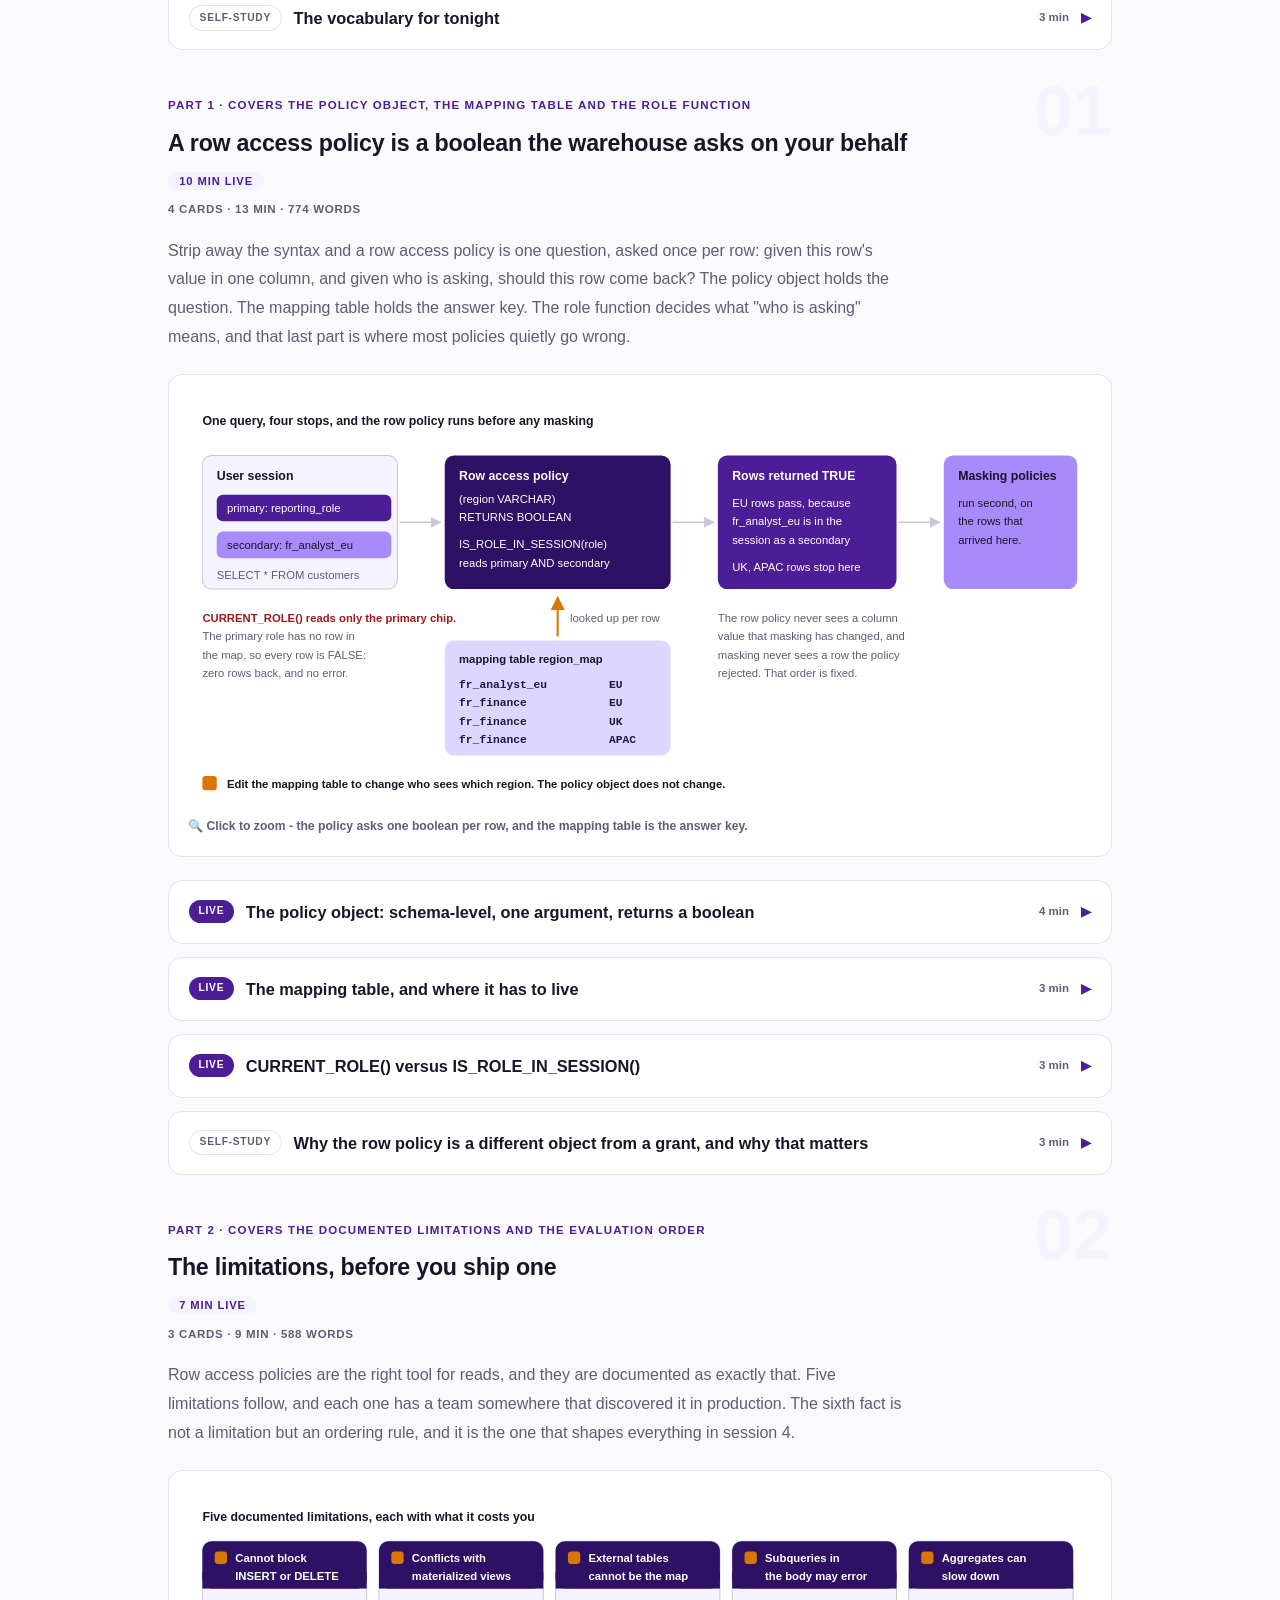
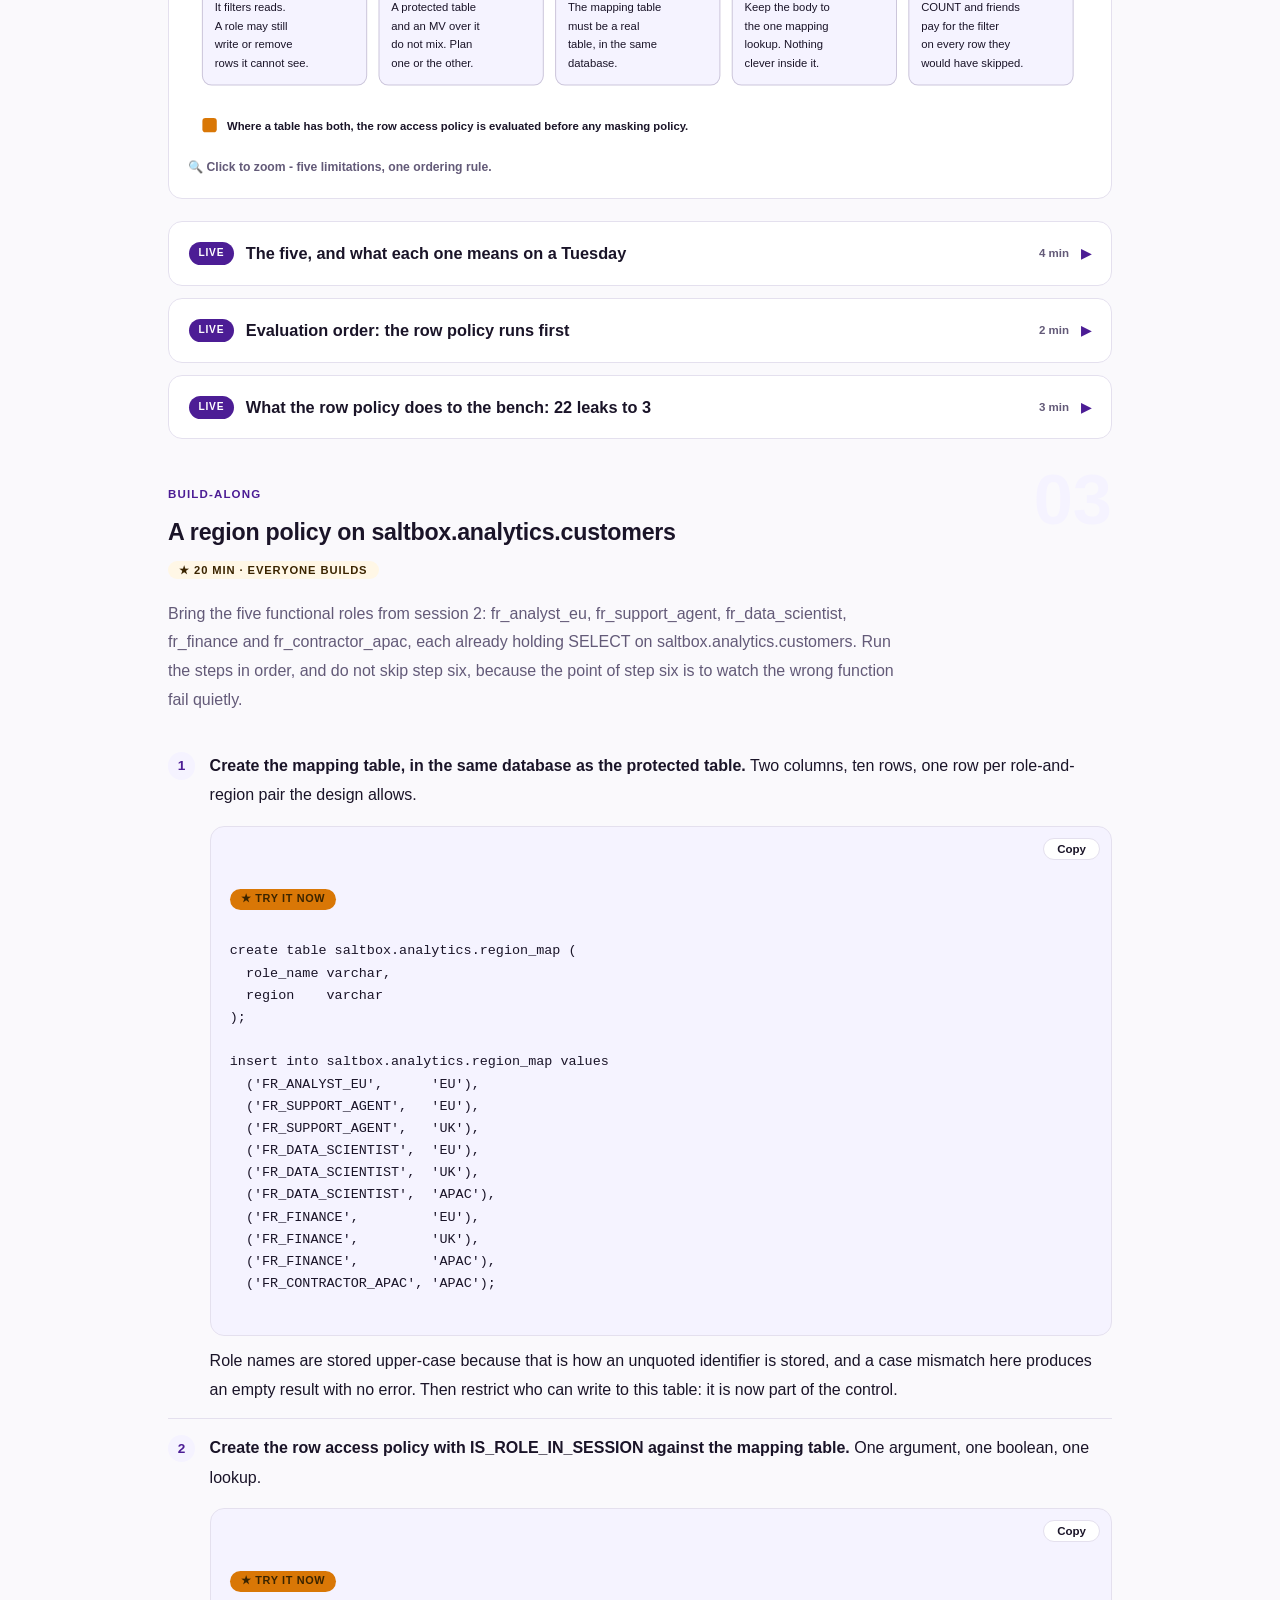
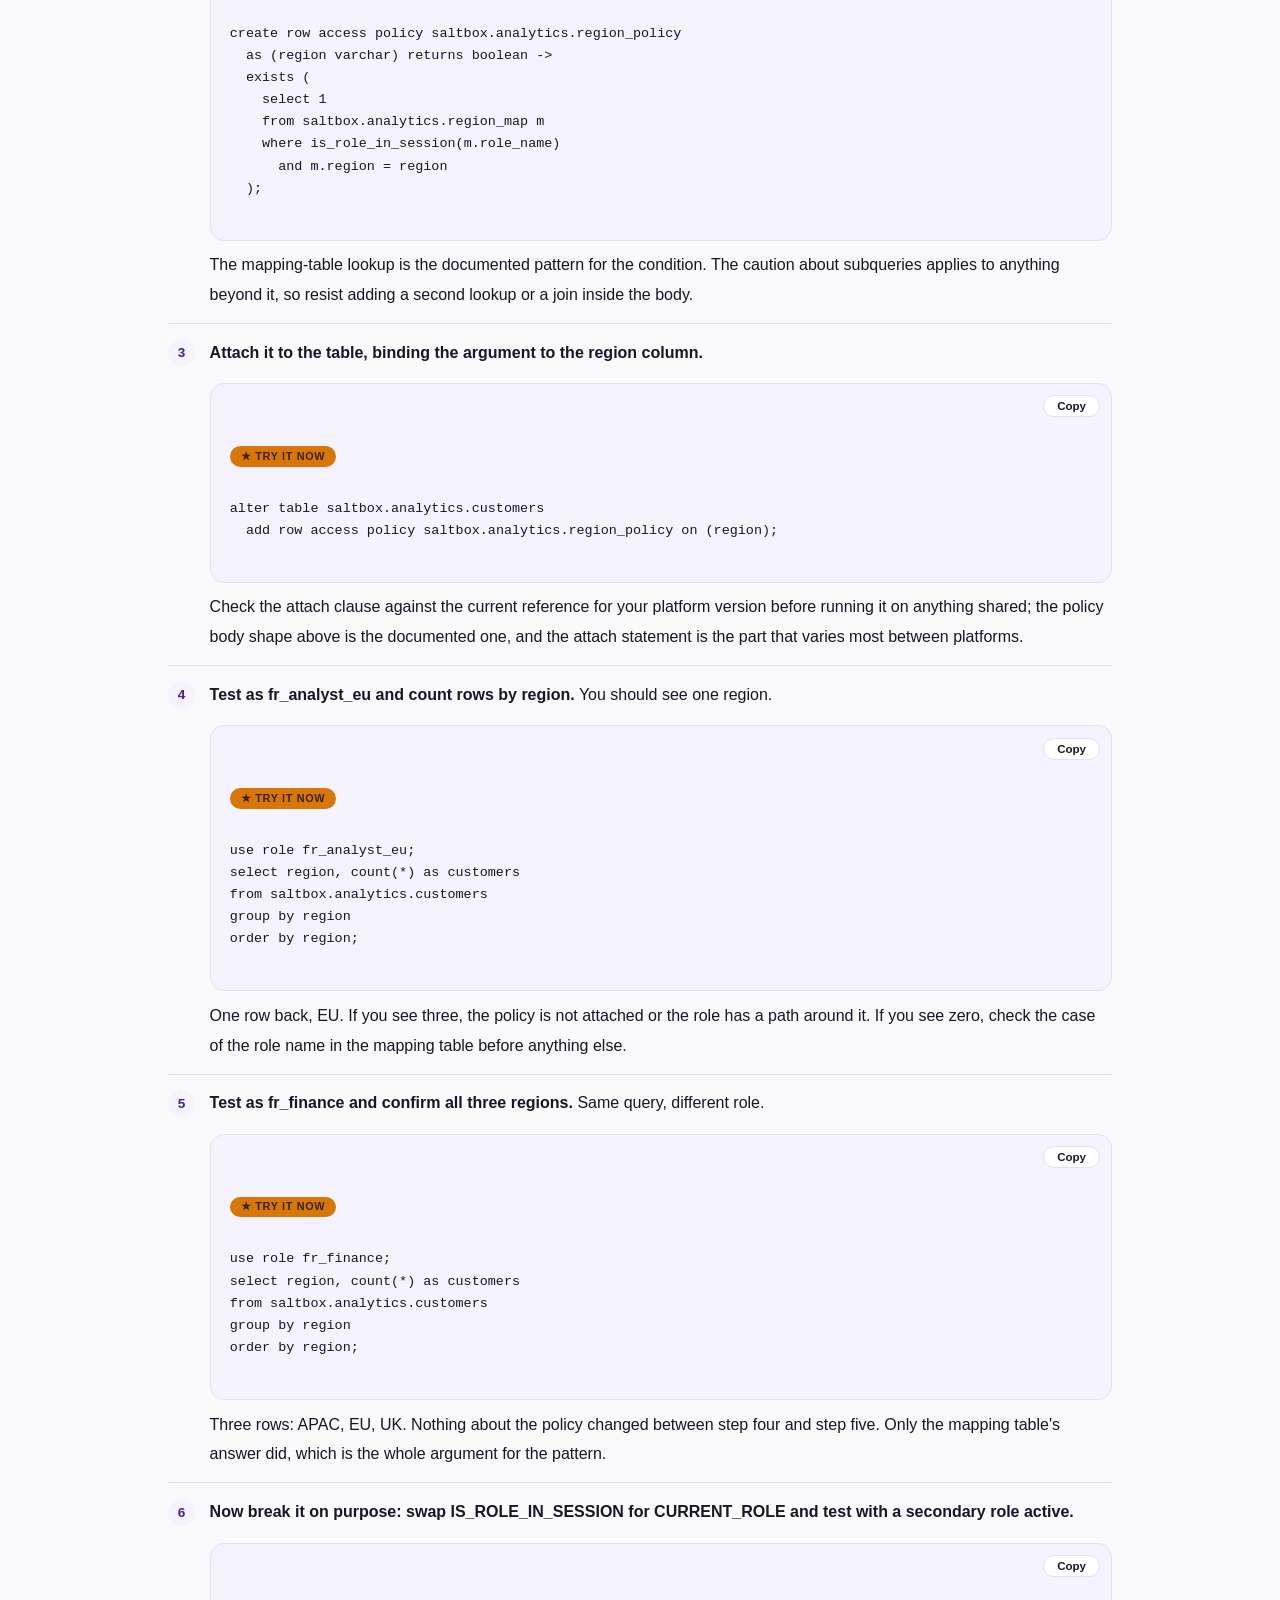
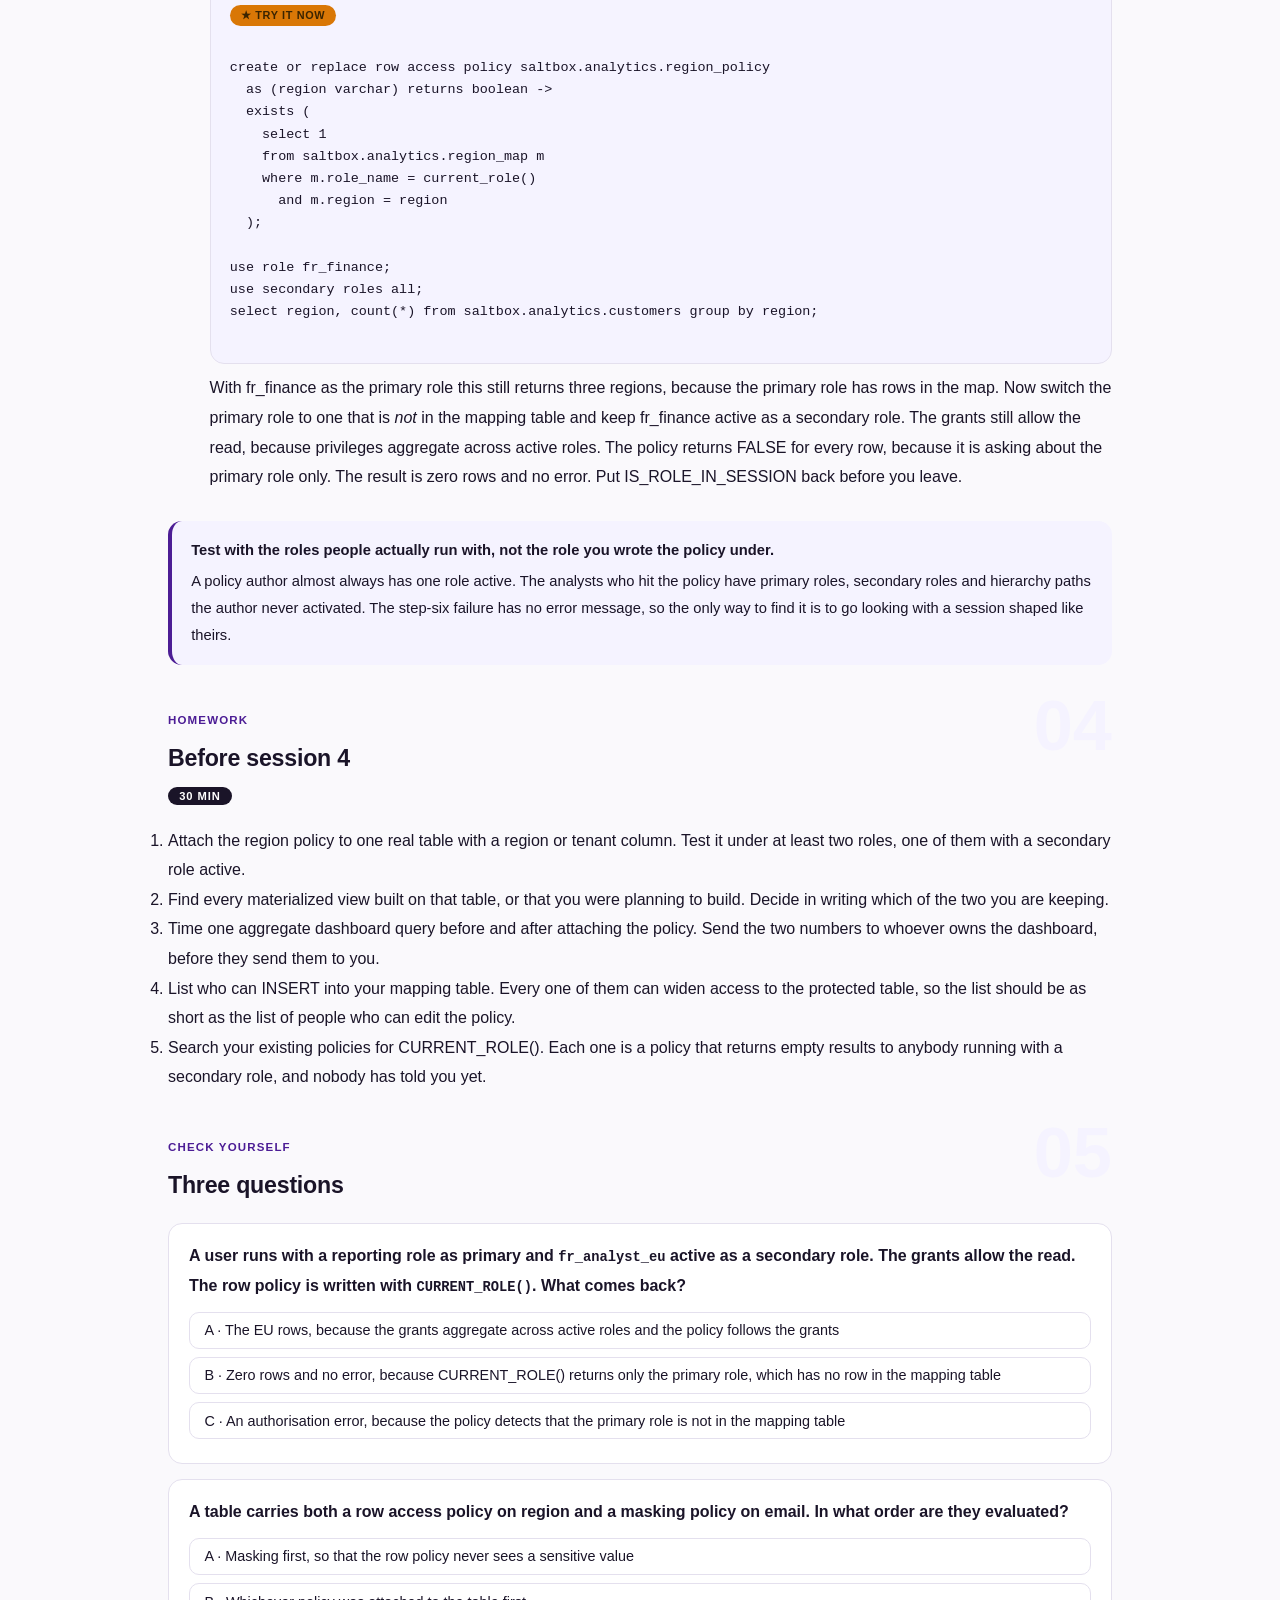
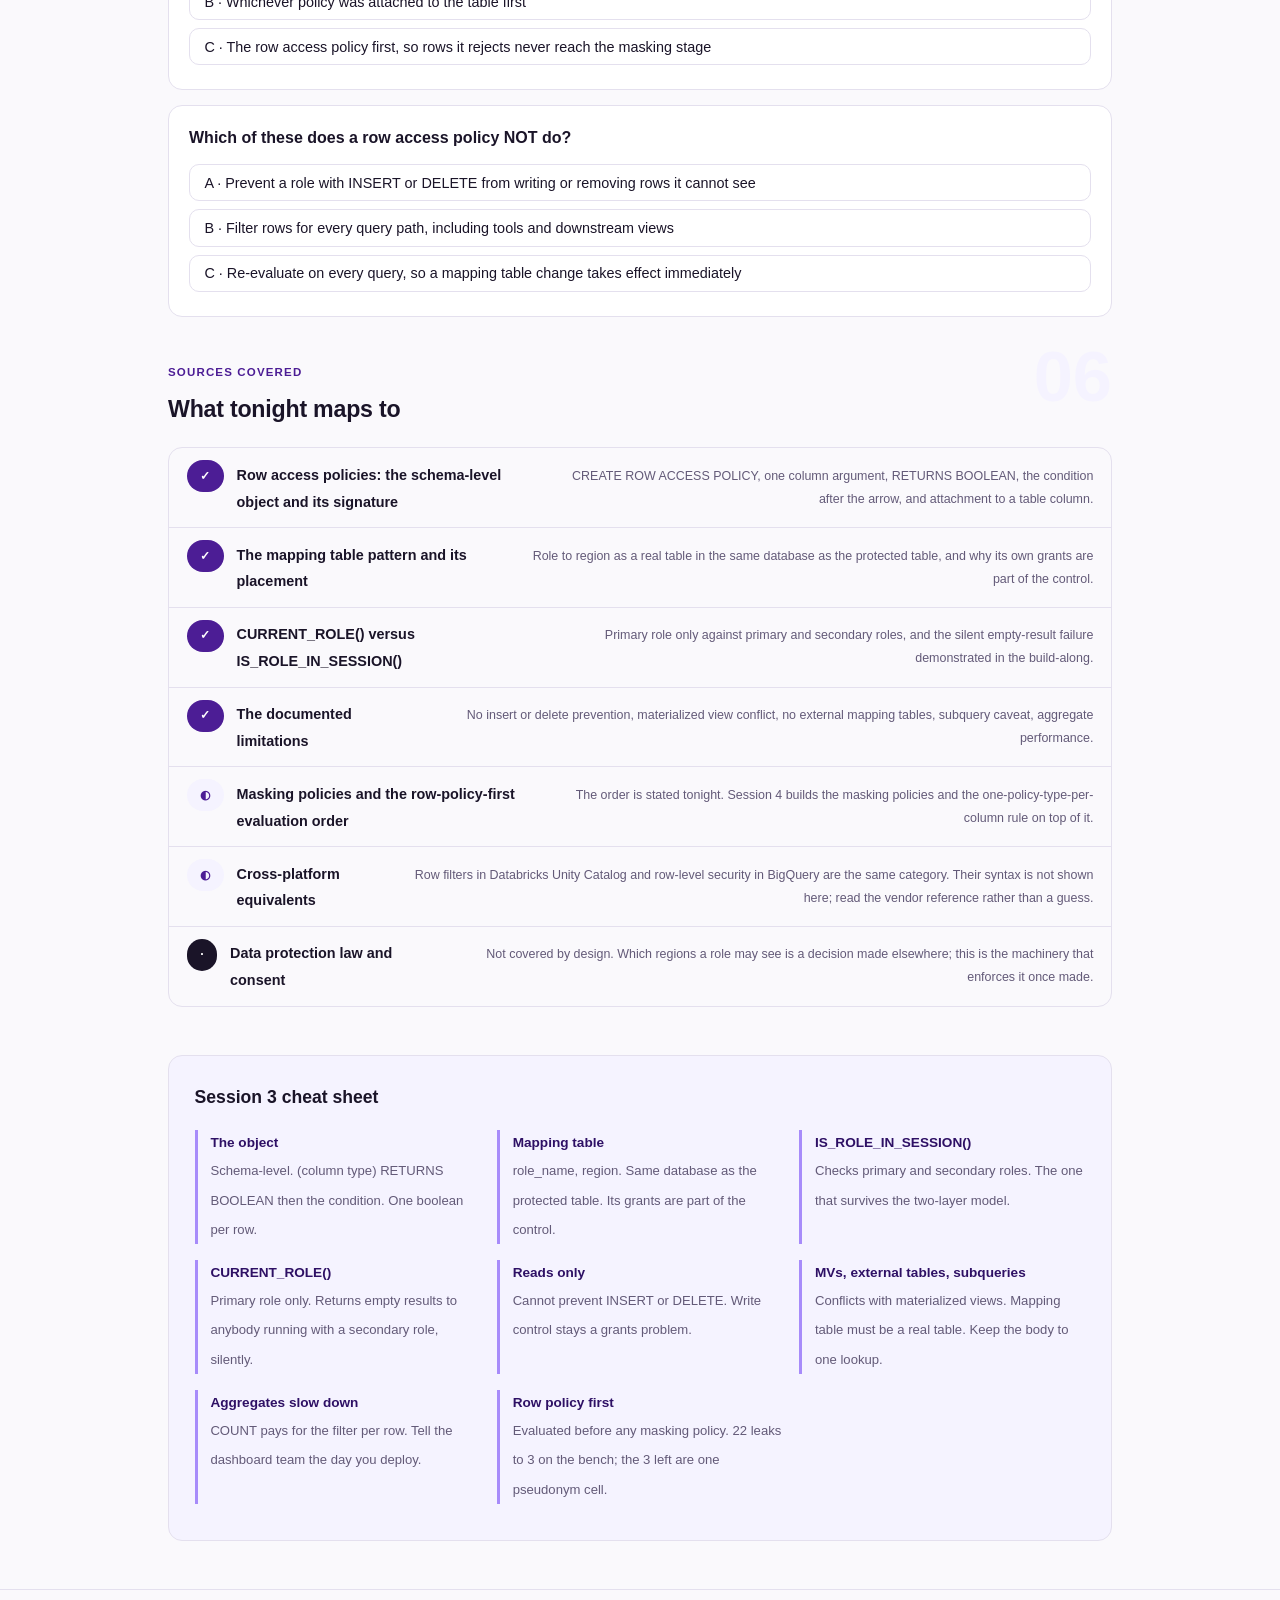
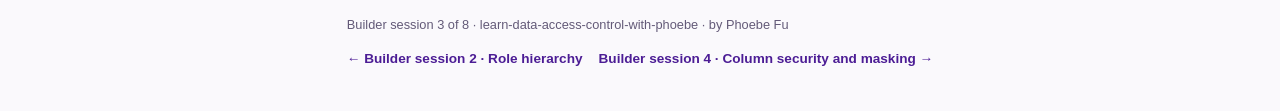
<file: courses/b3-row-level-security.html>
<!DOCTYPE html>
<html lang="en">
<head>
<meta charset="UTF-8">
<meta name="viewport" content="width=device-width, initial-scale=1.0">
<!-- social:start -->
<meta name="description" content="Builder session 3 of 8. Row access policies as a boolean the warehouse asks on your behalf, the mapping table pattern, CURRENT_ROLE versus IS_ROLE_IN_SESSION, and the five documented limitations to read before you ship one.">
<meta property="og:type" content="article">
<meta property="og:site_name" content="Learn with Phoebe">
<meta property="og:title" content="Row-level security - learn data access control with phoebe">
<meta property="og:description" content="Builder session 3 of 8. A region policy on saltbox.customers, built with a mapping table and tested with the wrong function first.">
<meta property="og:url" content="https://phoebefu6.github.io/learn-data-access-control-with-phoebe/courses/b3-row-level-security.html">
<meta property="og:image" content="https://phoebefu6.github.io/learn-data-access-control-with-phoebe/assets/og-cover.png">
<meta property="og:image:width" content="1200">
<meta property="og:image:height" content="630">
<meta name="twitter:card" content="summary_large_image">
<meta name="twitter:title" content="Row-level security - learn data access control with phoebe">
<meta name="twitter:description" content="Row access policies, mapping tables, and why CURRENT_ROLE breaks the two-layer role model.">
<meta name="twitter:image" content="https://phoebefu6.github.io/learn-data-access-control-with-phoebe/assets/og-cover.png">
<!-- social:end -->
<title>Builder session 3 · Row-level security - learn data access control with phoebe</title>
<link rel="stylesheet" href="../assets/style.css?v=24">
</head>
<body>

<div class="toolbar">
  <div class="wrap">
    <span class="crumb"><a href="../index.html">learn-data-access-control-with-phoebe</a> / Builder session 3 of 8</span>
    <button class="btn" id="toggle-all" type="button">Expand all</button>
    <button class="btn primary" id="zoom-toggle" type="button">Projector zoom: off</button>
  </div>
</div>

<header class="masthead">
  <div class="wrap">
    <div class="eyebrow">Learn Data Access Control with Phoebe · Builder session 3 of 8</div>
    <h1>Row-level <span class="accent">security</span></h1>
    <p class="sub">Grants decide which tables and columns a role can touch. They say nothing about which rows, which is why an EU analyst with a perfectly reasonable SELECT on the customers table can read every APAC customer by accident. A row access policy is the fix: a boolean expression the warehouse evaluates for every row, on your behalf, before the query sees anything. Tonight is how one is built, the mapping table that makes it maintainable, the one function choice that decides whether it survives the two-layer role model from session 2, and the five documented limitations to read before you attach one to anything that matters.</p>
    <div class="chip-row">
      <span class="chip level">🟡 Core</span>
      <span class="chip audience">Analytics and platform engineers</span>
      <span class="chip time">45 min</span>
    </div>
    <div class="agenda">
      <span class="a1" style="flex:1">0-3 · Welcome</span>
      <span class="a2" style="flex:5">3-20 · The policy and the mapping table</span>
      <span class="a3" style="flex:4">20-40 · Build-along: region policy on customers</span>
      <span class="a4" style="flex:1">40-45 · Q&amp;A</span>
    </div>
  </div>
</header>

<main class="wrap">

  <!-- ============ INTRO ============ -->
  <section class="section" id="intro">
    <div class="section-kicker">
      <span class="klabel">Part 0</span>
      <h2>Where session 3 sits in the ladder</h2>
    </div>
    <p class="lede">Session 1 wrote the access design and session 2 split the shared analyst role into five functional roles with column grants that match it. That split took leaks from 70 to 22 on the bench, and every one of the 22 that remain is a row problem or a pseudonym problem, not a column problem. Tonight takes the row problem: the same policy set, plus one row access policy keyed on <strong>region</strong>, over <strong>saltbox.analytics.customers</strong>.</p>

    <div class="legend">
      <span class="pill">Live = presented in the 45 minutes</span>
      <span class="pill">Self-study = the full depth, after class</span>
      <span class="pill">🔍 Every diagram zooms</span>
    </div>

    <div class="callout win">
      <p><strong>★ What you walk out with tonight.</strong> A working row access policy on a real table, driven by a mapping table you can edit without touching the policy. The reason to write it with IS_ROLE_IN_SESSION rather than CURRENT_ROLE, demonstrated by breaking it on purpose. And the five documented limitations, so the first time you hear "the materialized view stopped refreshing" is in this room and not in an incident channel.</p>
    </div>

    <details class="card" open>
      <summary><span class="mode live">Live</span>Why grants alone leak across regions<span class="mini">3 min</span><span class="caret">▶</span></summary>
      <div class="body">
        <p>A grant is a statement about an object. SELECT on a table means every row in that table, because a grant has no vocabulary for rows. So the moment two populations with different audiences share one table, which is every customers table that ever existed, a column grant is the wrong instrument for half the requirement.</p>
        <p>The usual workarounds are a view per region, which multiplies every downstream object by the number of regions, or a filter the analyst is trusted to add, which is not a control. A row access policy attaches the filter to the table itself, so every query path, every tool and every forgotten WHERE clause gets the same answer.</p>
        <div class="callout example">
          <span class="ex-pill">Real world</span>
          <p>Saltbox's APAC contractor was given SELECT on customers for a plan-mix count, scoped in the ticket to APAC only. The scoping lived in the ticket. The grant was on the table, so the contractor's first query returned EU and UK customers too. Nothing was exported, but the bench counts it as what it was: four leaks for one role, and nobody had made a mistake as far as the grants were concerned.</p>
        </div>
      </div>
    </details>

    <details class="card">
      <summary><span class="mode self">Self-study</span>The vocabulary for tonight<span class="mini">3 min</span><span class="caret">▶</span></summary>
      <div class="body">
        <ul>
          <li><strong>Row access policy</strong> - a schema-level object holding a boolean expression. Attached to a table or view, it is evaluated per row at query time and only rows where it returns TRUE are returned.</li>
          <li><strong>Mapping table</strong> - a small table the policy consults, typically role name against the value it may see. Editing the mapping changes behaviour without redeploying the policy.</li>
          <li><strong>Primary and secondary roles</strong> - a session has one primary role and may activate secondary roles alongside it. Privileges aggregate across them, and a policy that only looks at one of them will disagree with the grants.</li>
          <li><strong>CURRENT_ROLE()</strong> - returns the single active primary role of the session.</li>
          <li><strong>IS_ROLE_IN_SESSION(role)</strong> - returns whether the named role is among the session's active primary or secondary roles, and therefore handles role hierarchies better.</li>
          <li><strong>Evaluation order</strong> - where a table carries both a row access policy and masking policies, the row access policy is evaluated first. Session 4 builds on that.</li>
        </ul>
      </div>
    </details>
  </section>

  <!-- ============ PART 1 ============ -->
  <section class="section" id="part-1">
    <div class="section-kicker">
      <span class="klabel">Part 1 · covers the policy object, the mapping table and the role function</span>
      <h2>A row access policy is a boolean the warehouse asks on your behalf</h2>
      <span class="tag concept">10 min live</span>
    </div>
    <p class="lede">Strip away the syntax and a row access policy is one question, asked once per row: given this row's value in one column, and given who is asking, should this row come back? The policy object holds the question. The mapping table holds the answer key. The role function decides what "who is asking" means, and that last part is where most policies quietly go wrong.</p>

    <figure class="zoomable">
      <svg viewBox="0 0 880 400" xmlns="http://www.w3.org/2000/svg" role="img" aria-label="A user session holding a reporting role as primary and fr_analyst_eu as a secondary role sends a query. The row access policy consults a mapping table of role to region using IS_ROLE_IN_SESSION, which reads both roles, so EU rows pass on to the masking stage and UK and APAC rows stop. A red note says CURRENT_ROLE reads only the primary role, which has no row in the map, so it would return zero rows with no error.">
        <style>
          .b3aT { font: 800 12px Inter, sans-serif; fill: #fff; }
          .b3aW { font: 400 11px Inter, sans-serif; fill: #fff; }
          .b3aH { font: 800 12px Inter, sans-serif; fill: #1A1428; }
          .b3aB { font: 400 11px Inter, sans-serif; fill: #1A1428; }
          .b3aC { font: 700 11px Inter, sans-serif; fill: #1A1428; }
          .b3aM { font: 400 11px Inter, sans-serif; fill: #635A78; }
          .b3aN { font: 700 11px Inter, sans-serif; fill: #1A1428; }
          .b3aR { font: 700 11px Inter, sans-serif; fill: #991B1B; }
          .b3aK { font: 700 11px Menlo, Consolas, monospace; fill: #241645; }
        </style>
        <defs>
          <marker id="b3aAr" viewBox="0 0 10 10" refX="9" refY="5" markerWidth="7" markerHeight="7" orient="auto">
            <path d="M0,0 L10,5 L0,10 z" fill="#CCC6DB"></path>
          </marker>
          <marker id="b3aUp" viewBox="0 0 10 10" refX="9" refY="5" markerWidth="7" markerHeight="7" orient="auto">
            <path d="M0,0 L10,5 L0,10 z" fill="#D97706"></path>
          </marker>
        </defs>

        <text class="b3aH" x="14" y="30">One query, four stops, and the row policy runs before any masking</text>

        <rect x="14" y="60" width="190" height="130" rx="9" fill="#F5F3FF" stroke="#CCC6DB"></rect>
        <text class="b3aH" x="28" y="84">User session</text>
        <rect x="28" y="98" width="170" height="26" rx="6" fill="#4C1D95"></rect>
        <text class="b3aW" x="38" y="115">primary: reporting_role</text>
        <rect x="28" y="134" width="170" height="26" rx="6" fill="#A78BFA"></rect>
        <text class="b3aB" x="38" y="151">secondary: fr_analyst_eu</text>
        <text class="b3aM" x="28" y="180">SELECT * FROM customers</text>

        <line x1="206" y1="125" x2="246" y2="125" stroke="#CCC6DB" stroke-width="1.5" marker-end="url(#b3aAr)"></line>

        <rect x="250" y="60" width="220" height="130" rx="9" fill="#2E1065"></rect>
        <text class="b3aT" x="264" y="84">Row access policy</text>
        <text class="b3aW" x="264" y="106">(region VARCHAR)</text>
        <text class="b3aW" x="264" y="124">RETURNS BOOLEAN</text>
        <text class="b3aW" x="264" y="150">IS_ROLE_IN_SESSION(role)</text>
        <text class="b3aW" x="264" y="168">reads primary AND secondary</text>

        <rect x="250" y="240" width="220" height="112" rx="9" fill="#DDD6FE"></rect>
        <text class="b3aC" x="264" y="262">mapping table region_map</text>
        <text class="b3aK" x="264" y="286">fr_analyst_eu</text>
        <text class="b3aK" x="410" y="286">EU</text>
        <text class="b3aK" x="264" y="304">fr_finance</text>
        <text class="b3aK" x="410" y="304">EU</text>
        <text class="b3aK" x="264" y="322">fr_finance</text>
        <text class="b3aK" x="410" y="322">UK</text>
        <text class="b3aK" x="264" y="340">fr_finance</text>
        <text class="b3aK" x="410" y="340">APAC</text>
        <line x1="360" y1="236" x2="360" y2="198" stroke="#D97706" stroke-width="2" marker-end="url(#b3aUp)"></line>
        <text class="b3aM" x="372" y="222">looked up per row</text>

        <line x1="472" y1="125" x2="512" y2="125" stroke="#CCC6DB" stroke-width="1.5" marker-end="url(#b3aAr)"></line>

        <rect x="516" y="60" width="174" height="130" rx="9" fill="#4C1D95"></rect>
        <text class="b3aT" x="530" y="84">Rows returned TRUE</text>
        <text class="b3aW" x="530" y="110">EU rows pass, because</text>
        <text class="b3aW" x="530" y="128">fr_analyst_eu is in the</text>
        <text class="b3aW" x="530" y="146">session as a secondary</text>
        <text class="b3aW" x="530" y="172">UK, APAC rows stop here</text>

        <line x1="692" y1="125" x2="732" y2="125" stroke="#CCC6DB" stroke-width="1.5" marker-end="url(#b3aAr)"></line>

        <rect x="736" y="60" width="130" height="130" rx="9" fill="#A78BFA"></rect>
        <text class="b3aH" x="750" y="84">Masking policies</text>
        <text class="b3aB" x="750" y="110">run second, on</text>
        <text class="b3aB" x="750" y="128">the rows that</text>
        <text class="b3aB" x="750" y="146">arrived here.</text>

        <text class="b3aR" x="14" y="222">CURRENT_ROLE() reads only the primary chip.</text>
        <text class="b3aM" x="14" y="240">The primary role has no row in</text>
        <text class="b3aM" x="14" y="258">the map, so every row is FALSE:</text>
        <text class="b3aM" x="14" y="276">zero rows back, and no error.</text>

        <text class="b3aM" x="516" y="222">The row policy never sees a column</text>
        <text class="b3aM" x="516" y="240">value that masking has changed, and</text>
        <text class="b3aM" x="516" y="258">masking never sees a row the policy</text>
        <text class="b3aM" x="516" y="276">rejected. That order is fixed.</text>

        <rect x="14" y="372" width="14" height="14" rx="3" fill="#D97706"></rect>
        <text class="b3aN" x="38" y="384">Edit the mapping table to change who sees which region. The policy object does not change.</text>
      </svg>
      <figcaption>🔍 Click to zoom - the policy asks one boolean per row, and the mapping table is the answer key.</figcaption>
    </figure>

    <details class="card">
      <summary><span class="mode live">Live</span>The policy object: schema-level, one argument, returns a boolean<span class="mini">4 min</span><span class="caret">▶</span></summary>
      <div class="body">
        <p>A row access policy is a schema-level object, created with <code class="mono">CREATE ROW ACCESS POLICY</code>. Its signature takes one column with its data type and returns a boolean, and the arrow introduces the condition: <code class="mono">(column data_type) RETURNS BOOLEAN -&gt; condition</code>. When the policy is attached to a table, the argument is bound to a named column of that table, and the condition runs once per row with that row's value substituted in.</p>
        <p>Two things follow from the shape. First, the policy is reusable: because it is a schema object rather than a clause inside a view, one policy can be attached to many tables that share the keying column, and dropping it from one table does not affect another. Second, the policy has no idea what a "region" is. It receives a value and returns a boolean. Every piece of business meaning lives in the condition, which is why the condition should be as small as possible and should push the meaning into a table you can read.</p>
        <div class="callout tip">
          <p><strong>Keep the condition to one lookup.</strong> A policy body that encodes six regions and three exceptions as a nested CASE is a policy nobody will dare edit. A body that asks one mapping table one question is a policy whose behaviour you can review by reading the table.</p>
        </div>
      </div>
    </details>

    <details class="card">
      <summary><span class="mode live">Live</span>The mapping table, and where it has to live<span class="mini">3 min</span><span class="caret">▶</span></summary>
      <div class="body">
        <p>The mapping table pattern is a two-column table of role name against permitted value, and a policy condition that asks whether a row exists for the current session's role and this row's value. It turns access changes into DML: onboarding a new region for the finance role is one INSERT, not a policy redeploy, and the history of who could see what becomes the history of a table you can time-travel.</p>
        <table class="clean">
          <thead>
            <tr><th>role_name</th><th>region</th></tr>
          </thead>
          <tbody>
            <tr><td>fr_analyst_eu</td><td>EU</td></tr>
            <tr><td>fr_support_agent</td><td>EU, UK (two rows)</td></tr>
            <tr><td>fr_data_scientist</td><td>EU, UK, APAC (three rows)</td></tr>
            <tr><td>fr_finance</td><td>EU, UK, APAC (three rows)</td></tr>
            <tr><td>fr_contractor_apac</td><td>APAC</td></tr>
          </tbody>
        </table>
        <p>The documented placement rule: the mapping table should live in the <strong>same database as the protected table</strong>, and it is required to when the policy calls IS_DATABASE_ROLE_IN_SESSION. Putting it in a shared utilities database looks tidy and makes the policy depend on a cross-database reference that a database clone or a permissions change can break silently.</p>
        <p>Two consequences that get missed. Whoever can INSERT into the mapping table can widen access to every table the policy protects, so the mapping table's own grants are part of the control, not housekeeping. And a mapping table with no row for a role means that role sees nothing, which is the right default and also the thing that will generate the first support ticket.</p>
      </div>
    </details>

    <details class="card">
      <summary><span class="mode live">Live</span>CURRENT_ROLE() versus IS_ROLE_IN_SESSION()<span class="mini">3 min</span><span class="caret">▶</span></summary>
      <div class="body">
        <p><code class="mono">CURRENT_ROLE()</code> returns the single active primary role of the session. <code class="mono">IS_ROLE_IN_SESSION('fr_analyst_eu')</code> returns whether that role is among the session's active primary or secondary roles, and therefore handles role hierarchies better. That one sentence is the difference between a policy that works for a user with exactly one role and a policy that works for the two-layer model built in session 2.</p>
        <p>Consider a user whose primary role is a reporting access role and who has fr_analyst_eu active as a secondary role, or who reaches fr_analyst_eu through the hierarchy. The grants say this user may read the customers table, because privileges aggregate across active roles. A policy written with CURRENT_ROLE() looks up the primary role in the mapping table, finds no row, and returns FALSE for every row. The user gets an empty result and an error-free query, which is the worst kind of failure because nothing tells anybody it happened.</p>
        <div class="callout example">
          <span class="ex-pill">Real world</span>
          <p>Saltbox's first region policy was written with CURRENT_ROLE(). It passed every test, because every test was run by the engineer who wrote it, with one role active. The first analyst to switch on secondary roles saw zero customers, assumed the table was empty, and filed a data quality ticket. Three days went into the pipeline before somebody asked which role the policy was checking.</p>
        </div>
      </div>
    </details>

    <details class="card">
      <summary><span class="mode self">Self-study</span>Why the row policy is a different object from a grant, and why that matters<span class="mini">3 min</span><span class="caret">▶</span></summary>
      <div class="body">
        <ul>
          <li><strong>Grants are evaluated first.</strong> A role with no SELECT on the table never reaches the row policy. The policy narrows what a grant allowed; it cannot widen it, which is the correct dependency.</li>
          <li><strong>The policy travels with the table.</strong> Every tool, every notebook and every downstream view built on the table inherits the filter, which is what a hand-written WHERE clause could never promise.</li>
          <li><strong>Ownership of the policy is separate from ownership of the table.</strong> The team that owns the data does not have to be the team that owns the access rule, and for personal data it usually should not be.</li>
          <li><strong>The policy has no memory.</strong> Every query re-evaluates it. Change the mapping table and the very next query gets the new answer, with no cache to invalidate and no session to restart.</li>
        </ul>
      </div>
    </details>
  </section>

  <!-- ============ PART 2 ============ -->
  <section class="section" id="part-2">
    <div class="section-kicker">
      <span class="klabel">Part 2 · covers the documented limitations and the evaluation order</span>
      <h2>The limitations, before you ship one</h2>
      <span class="tag concept">7 min live</span>
    </div>
    <p class="lede">Row access policies are the right tool for reads, and they are documented as exactly that. Five limitations follow, and each one has a team somewhere that discovered it in production. The sixth fact is not a limitation but an ordering rule, and it is the one that shapes everything in session 4.</p>

    <figure class="zoomable">
      <svg viewBox="0 0 880 250" xmlns="http://www.w3.org/2000/svg" role="img" aria-label="Five warning tiles: a row access policy cannot block INSERT or DELETE, it conflicts with materialized views, external tables cannot serve as the mapping table, subqueries in the policy body may error, and aggregates such as COUNT can slow down. A note beneath states that where both policy types exist, the row access policy is evaluated first.">
        <style>
          .b3bH { font: 800 12px Inter, sans-serif; fill: #1A1428; }
          .b3bT { font: 800 11px Inter, sans-serif; fill: #fff; }
          .b3bB { font: 400 11px Inter, sans-serif; fill: #1A1428; }
          .b3bM { font: 400 11px Inter, sans-serif; fill: #635A78; }
          .b3bN { font: 700 11px Inter, sans-serif; fill: #1A1428; }
        </style>

        <text class="b3bH" x="14" y="30">Five documented limitations, each with what it costs you</text>

        <rect x="14" y="50" width="160" height="140" rx="9" fill="#F5F3FF" stroke="#CCC6DB"></rect>
        <rect x="14" y="50" width="160" height="46" rx="9" fill="#2E1065"></rect>
        <rect x="14" y="80" width="160" height="16" fill="#2E1065"></rect>
        <rect x="26" y="60" width="12" height="12" rx="3" fill="#D97706"></rect>
        <text class="b3bT" x="46" y="70">Cannot block</text>
        <text class="b3bT" x="46" y="88">INSERT or DELETE</text>
        <text class="b3bB" x="26" y="118">It filters reads.</text>
        <text class="b3bB" x="26" y="136">A role may still</text>
        <text class="b3bB" x="26" y="154">write or remove</text>
        <text class="b3bB" x="26" y="172">rows it cannot see.</text>

        <rect x="186" y="50" width="160" height="140" rx="9" fill="#F5F3FF" stroke="#CCC6DB"></rect>
        <rect x="186" y="50" width="160" height="46" rx="9" fill="#2E1065"></rect>
        <rect x="186" y="80" width="160" height="16" fill="#2E1065"></rect>
        <rect x="198" y="60" width="12" height="12" rx="3" fill="#D97706"></rect>
        <text class="b3bT" x="218" y="70">Conflicts with</text>
        <text class="b3bT" x="218" y="88">materialized views</text>
        <text class="b3bB" x="198" y="118">A protected table</text>
        <text class="b3bB" x="198" y="136">and an MV over it</text>
        <text class="b3bB" x="198" y="154">do not mix. Plan</text>
        <text class="b3bB" x="198" y="172">one or the other.</text>

        <rect x="358" y="50" width="160" height="140" rx="9" fill="#F5F3FF" stroke="#CCC6DB"></rect>
        <rect x="358" y="50" width="160" height="46" rx="9" fill="#2E1065"></rect>
        <rect x="358" y="80" width="160" height="16" fill="#2E1065"></rect>
        <rect x="370" y="60" width="12" height="12" rx="3" fill="#D97706"></rect>
        <text class="b3bT" x="390" y="70">External tables</text>
        <text class="b3bT" x="390" y="88">cannot be the map</text>
        <text class="b3bB" x="370" y="118">The mapping table</text>
        <text class="b3bB" x="370" y="136">must be a real</text>
        <text class="b3bB" x="370" y="154">table, in the same</text>
        <text class="b3bB" x="370" y="172">database.</text>

        <rect x="530" y="50" width="160" height="140" rx="9" fill="#F5F3FF" stroke="#CCC6DB"></rect>
        <rect x="530" y="50" width="160" height="46" rx="9" fill="#2E1065"></rect>
        <rect x="530" y="80" width="160" height="16" fill="#2E1065"></rect>
        <rect x="542" y="60" width="12" height="12" rx="3" fill="#D97706"></rect>
        <text class="b3bT" x="562" y="70">Subqueries in</text>
        <text class="b3bT" x="562" y="88">the body may error</text>
        <text class="b3bB" x="542" y="118">Keep the body to</text>
        <text class="b3bB" x="542" y="136">the one mapping</text>
        <text class="b3bB" x="542" y="154">lookup. Nothing</text>
        <text class="b3bB" x="542" y="172">clever inside it.</text>

        <rect x="702" y="50" width="160" height="140" rx="9" fill="#F5F3FF" stroke="#CCC6DB"></rect>
        <rect x="702" y="50" width="160" height="46" rx="9" fill="#2E1065"></rect>
        <rect x="702" y="80" width="160" height="16" fill="#2E1065"></rect>
        <rect x="714" y="60" width="12" height="12" rx="3" fill="#D97706"></rect>
        <text class="b3bT" x="734" y="70">Aggregates can</text>
        <text class="b3bT" x="734" y="88">slow down</text>
        <text class="b3bB" x="714" y="118">COUNT and friends</text>
        <text class="b3bB" x="714" y="136">pay for the filter</text>
        <text class="b3bB" x="714" y="154">on every row they</text>
        <text class="b3bB" x="714" y="172">would have skipped.</text>

        <rect x="14" y="222" width="14" height="14" rx="3" fill="#D97706"></rect>
        <text class="b3bN" x="38" y="234">Where a table has both, the row access policy is evaluated before any masking policy.</text>
      </svg>
      <figcaption>🔍 Click to zoom - five limitations, one ordering rule.</figcaption>
    </figure>

    <details class="card">
      <summary><span class="mode live">Live</span>The five, and what each one means on a Tuesday<span class="mini">4 min</span><span class="caret">▶</span></summary>
      <div class="body">
        <ul>
          <li><strong>It cannot prevent row insertion or deletion.</strong> The policy governs which rows a query returns. A role with INSERT or DELETE on the table can add or remove rows it would never be shown. Write control is a grants problem and stays one.</li>
          <li><strong>It conflicts with materialized views.</strong> A materialized view precomputes rows for everybody, which is the opposite of a per-session filter. A table that feeds an MV and a table that carries a row access policy should not be the same table; pick which one you need before building either.</li>
          <li><strong>External tables cannot serve as mapping tables.</strong> The role-to-region map has to be a real table, in the same database as the protected table. A mapping "table" that is really a file in object storage will not do.</li>
          <li><strong>Subqueries in the policy body may error.</strong> The mapping-table lookup is the documented pattern. Anything more elaborate inside the condition, such as a second correlated subquery or a join to a third table, is where policies start failing in ways that read like syntax errors and are not.</li>
          <li><strong>Aggregate performance can degrade.</strong> COUNT, SUM and their relatives used to skip straight to metadata or a pruned scan. With a row policy attached they have to evaluate the filter per row first. A dashboard that ran in a second can run in ten, and the only thing that changed is a policy nobody told the dashboard team about.</li>
        </ul>
        <div class="callout tip">
          <p><strong>Announce the policy to the people who own the aggregates.</strong> The dashboard slowdown is the limitation most likely to be blamed on the warehouse rather than on the policy, and it is the one you can head off with a message the day you deploy.</p>
        </div>
      </div>
    </details>

    <details class="card">
      <summary><span class="mode live">Live</span>Evaluation order: the row policy runs first<span class="mini">2 min</span><span class="caret">▶</span></summary>
      <div class="body">
        <p>Where a table carries both a row access policy and masking policies, the <strong>row access policy is evaluated first</strong>. Rows the policy rejects never reach the masking stage; rows it keeps then have their sensitive columns transformed. One more rule rides along with it: a single column cannot carry both a row access policy and a masking policy at the same time.</p>
        <p>The design consequence is the shape of session 4. Filter rows by region first, then mask what remains. The column the row policy keys on, region here, therefore stays in clear, and it has to: it is the column doing the filtering. That is not a leak, because region is non-sensitive by design and every job needs it in clear. It would be a problem if the row policy were keyed on something sensitive, which is one more argument for filtering on a coarse, non-sensitive attribute.</p>
      </div>
    </details>

    <details class="card">
      <summary><span class="mode live">Live</span>What the row policy does to the bench: 22 leaks to 3<span class="mini">3 min</span><span class="caret">▶</span></summary>
      <div class="body">
        <p>The policy bench in session 8 evaluates 150 access requests against the written design. With the two masking policies and the five-way role split in place, it reports <strong>22 leaks</strong>. Switch on the row access policy on region and it reports <strong>3</strong>, with over-blocks still at 0 and standing privileges still at 1.</p>
        <table class="clean">
          <thead>
            <tr><th>Policies on</th><th>Leaks</th><th>Over-blocks</th><th>Standing privileges</th></tr>
          </thead>
          <tbody>
            <tr><td>+ split the shared role five ways</td><td>22</td><td>0</td><td>1</td></tr>
            <tr><td>+ row access policy on region</td><td><strong>3</strong></td><td>0</td><td>1</td></tr>
          </tbody>
        </table>
        <p>The 19 leaks it removes are every cross-region read the grants allowed: the EU analyst's four clear columns in UK and APAC, the support agent's seven clear columns in APAC, and the APAC contractor's two clear columns in EU and UK. None of those is a column problem, which is why the role split in session 2 could not touch them. The 3 that remain are all one cell: the data scientist holding a real customer_id where the design asked for a pseudonym, and that is session 5's job.</p>
      </div>
    </details>
  </section>

  <!-- ============ DEMO ============ -->
  <section class="section" id="demo-1">
    <div class="section-kicker">
      <span class="klabel">Build-along</span>
      <h2>A region policy on saltbox.analytics.customers</h2>
      <span class="tag demo">★ 20 min · everyone builds</span>
    </div>
    <p class="lede">Bring the five functional roles from session 2: fr_analyst_eu, fr_support_agent, fr_data_scientist, fr_finance and fr_contractor_apac, each already holding SELECT on saltbox.analytics.customers. Run the steps in order, and do not skip step six, because the point of step six is to watch the wrong function fail quietly.</p>

    <div class="steps">
      <div class="step">
        <p><strong>Create the mapping table, in the same database as the protected table.</strong> Two columns, ten rows, one row per role-and-region pair the design allows.</p>
        <div class="prompt-box good">
          <span class="label">★ Try it now</span>
create table saltbox.analytics.region_map (
  role_name varchar,
  region    varchar
);

insert into saltbox.analytics.region_map values
  ('FR_ANALYST_EU',      'EU'),
  ('FR_SUPPORT_AGENT',   'EU'),
  ('FR_SUPPORT_AGENT',   'UK'),
  ('FR_DATA_SCIENTIST',  'EU'),
  ('FR_DATA_SCIENTIST',  'UK'),
  ('FR_DATA_SCIENTIST',  'APAC'),
  ('FR_FINANCE',         'EU'),
  ('FR_FINANCE',         'UK'),
  ('FR_FINANCE',         'APAC'),
  ('FR_CONTRACTOR_APAC', 'APAC');
        </div>
        <p>Role names are stored upper-case because that is how an unquoted identifier is stored, and a case mismatch here produces an empty result with no error. Then restrict who can write to this table: it is now part of the control.</p>
      </div>
      <div class="step">
        <p><strong>Create the row access policy with IS_ROLE_IN_SESSION against the mapping table.</strong> One argument, one boolean, one lookup.</p>
        <div class="prompt-box good">
          <span class="label">★ Try it now</span>
create row access policy saltbox.analytics.region_policy
  as (region varchar) returns boolean -&gt;
  exists (
    select 1
    from saltbox.analytics.region_map m
    where is_role_in_session(m.role_name)
      and m.region = region
  );
        </div>
        <p>The mapping-table lookup is the documented pattern for the condition. The caution about subqueries applies to anything beyond it, so resist adding a second lookup or a join inside the body.</p>
      </div>
      <div class="step">
        <p><strong>Attach it to the table, binding the argument to the region column.</strong></p>
        <div class="prompt-box good">
          <span class="label">★ Try it now</span>
alter table saltbox.analytics.customers
  add row access policy saltbox.analytics.region_policy on (region);
        </div>
        <p>Check the attach clause against the current reference for your platform version before running it on anything shared; the policy body shape above is the documented one, and the attach statement is the part that varies most between platforms.</p>
      </div>
      <div class="step">
        <p><strong>Test as fr_analyst_eu and count rows by region.</strong> You should see one region.</p>
        <div class="prompt-box good">
          <span class="label">★ Try it now</span>
use role fr_analyst_eu;
select region, count(*) as customers
from saltbox.analytics.customers
group by region
order by region;
        </div>
        <p>One row back, EU. If you see three, the policy is not attached or the role has a path around it. If you see zero, check the case of the role name in the mapping table before anything else.</p>
      </div>
      <div class="step">
        <p><strong>Test as fr_finance and confirm all three regions.</strong> Same query, different role.</p>
        <div class="prompt-box good">
          <span class="label">★ Try it now</span>
use role fr_finance;
select region, count(*) as customers
from saltbox.analytics.customers
group by region
order by region;
        </div>
        <p>Three rows: APAC, EU, UK. Nothing about the policy changed between step four and step five. Only the mapping table's answer did, which is the whole argument for the pattern.</p>
      </div>
      <div class="step">
        <p><strong>Now break it on purpose: swap IS_ROLE_IN_SESSION for CURRENT_ROLE and test with a secondary role active.</strong></p>
        <div class="prompt-box good">
          <span class="label">★ Try it now</span>
create or replace row access policy saltbox.analytics.region_policy
  as (region varchar) returns boolean -&gt;
  exists (
    select 1
    from saltbox.analytics.region_map m
    where m.role_name = current_role()
      and m.region = region
  );

use role fr_finance;
use secondary roles all;
select region, count(*) from saltbox.analytics.customers group by region;
        </div>
        <p>With fr_finance as the primary role this still returns three regions, because the primary role has rows in the map. Now switch the primary role to one that is <em>not</em> in the mapping table and keep fr_finance active as a secondary role. The grants still allow the read, because privileges aggregate across active roles. The policy returns FALSE for every row, because it is asking about the primary role only. The result is zero rows and no error. Put IS_ROLE_IN_SESSION back before you leave.</p>
      </div>
    </div>

    <div class="callout tip">
      <p><strong>Test with the roles people actually run with, not the role you wrote the policy under.</strong> A policy author almost always has one role active. The analysts who hit the policy have primary roles, secondary roles and hierarchy paths the author never activated. The step-six failure has no error message, so the only way to find it is to go looking with a session shaped like theirs.</p>
    </div>
  </section>

  <!-- ============ HOMEWORK ============ -->
  <section class="section" id="exercise">
    <div class="section-kicker">
      <span class="klabel">Homework</span>
      <h2>Before session 4</h2>
      <span class="tag exercise">30 min</span>
    </div>
    <ol>
      <li>Attach the region policy to one real table with a region or tenant column. Test it under at least two roles, one of them with a secondary role active.</li>
      <li>Find every materialized view built on that table, or that you were planning to build. Decide in writing which of the two you are keeping.</li>
      <li>Time one aggregate dashboard query before and after attaching the policy. Send the two numbers to whoever owns the dashboard, before they send them to you.</li>
      <li>List who can INSERT into your mapping table. Every one of them can widen access to the protected table, so the list should be as short as the list of people who can edit the policy.</li>
      <li>Search your existing policies for CURRENT_ROLE(). Each one is a policy that returns empty results to anybody running with a secondary role, and nobody has told you yet.</li>
    </ol>
  </section>

  <!-- ============ QUIZ ============ -->
  <section class="section" id="quiz">
    <div class="section-kicker">
      <span class="klabel">Check yourself</span>
      <h2>Three questions</h2>
    </div>

    <div class="quiz-q" data-answer="1">
      <p class="qtext">A user runs with a reporting role as primary and <code class="mono">fr_analyst_eu</code> active as a secondary role. The grants allow the read. The row policy is written with <code class="mono">CURRENT_ROLE()</code>. What comes back?</p>
      <button class="qopt" type="button">A · The EU rows, because the grants aggregate across active roles and the policy follows the grants</button>
      <button class="qopt" type="button">B · Zero rows and no error, because CURRENT_ROLE() returns only the primary role, which has no row in the mapping table</button>
      <button class="qopt" type="button">C · An authorisation error, because the policy detects that the primary role is not in the mapping table</button>
      <p class="qwhy">CURRENT_ROLE() reads the single active primary role. IS_ROLE_IN_SESSION() checks primary and secondary roles and therefore handles hierarchies. The failure is silent, which is why it survives testing.</p>
    </div>

    <div class="quiz-q" data-answer="2">
      <p class="qtext">A table carries both a row access policy on region and a masking policy on email. In what order are they evaluated?</p>
      <button class="qopt" type="button">A · Masking first, so that the row policy never sees a sensitive value</button>
      <button class="qopt" type="button">B · Whichever policy was attached to the table first</button>
      <button class="qopt" type="button">C · The row access policy first, so rows it rejects never reach the masking stage</button>
      <p class="qwhy">Row access policies are evaluated before masking policies. The masking stage only ever sees rows the row policy kept, and one column cannot carry both policy types at once.</p>
    </div>

    <div class="quiz-q" data-answer="0">
      <p class="qtext">Which of these does a row access policy NOT do?</p>
      <button class="qopt" type="button">A · Prevent a role with INSERT or DELETE from writing or removing rows it cannot see</button>
      <button class="qopt" type="button">B · Filter rows for every query path, including tools and downstream views</button>
      <button class="qopt" type="button">C · Re-evaluate on every query, so a mapping table change takes effect immediately</button>
      <p class="qwhy">The policy governs which rows a query returns. Write control remains a grants problem. The other two are exactly what makes the policy better than a WHERE clause somebody was trusted to add.</p>
    </div>

    <p class="quiz-score"></p>
  </section>

  <!-- ============ COVERAGE ============ -->
  <section class="section" id="official">
    <div class="section-kicker">
      <span class="klabel">Sources covered</span>
      <h2>What tonight maps to</h2>
    </div>
    <div class="covered">
      <div class="covered-row">
        <span class="status pill solid">✓</span>
        <span class="name">Row access policies: the schema-level object and its signature</span>
        <span class="note">CREATE ROW ACCESS POLICY, one column argument, RETURNS BOOLEAN, the condition after the arrow, and attachment to a table column.</span>
      </div>
      <div class="covered-row">
        <span class="status pill solid">✓</span>
        <span class="name">The mapping table pattern and its placement</span>
        <span class="note">Role to region as a real table in the same database as the protected table, and why its own grants are part of the control.</span>
      </div>
      <div class="covered-row">
        <span class="status pill solid">✓</span>
        <span class="name">CURRENT_ROLE() versus IS_ROLE_IN_SESSION()</span>
        <span class="note">Primary role only against primary and secondary roles, and the silent empty-result failure demonstrated in the build-along.</span>
      </div>
      <div class="covered-row">
        <span class="status pill solid">✓</span>
        <span class="name">The documented limitations</span>
        <span class="note">No insert or delete prevention, materialized view conflict, no external mapping tables, subquery caveat, aggregate performance.</span>
      </div>
      <div class="covered-row">
        <span class="status pill light">◐</span>
        <span class="name">Masking policies and the row-policy-first evaluation order</span>
        <span class="note">The order is stated tonight. Session 4 builds the masking policies and the one-policy-type-per-column rule on top of it.</span>
      </div>
      <div class="covered-row">
        <span class="status pill light">◐</span>
        <span class="name">Cross-platform equivalents</span>
        <span class="note">Row filters in Databricks Unity Catalog and row-level security in BigQuery are the same category. Their syntax is not shown here; read the vendor reference rather than a guess.</span>
      </div>
      <div class="covered-row">
        <span class="status pill inkpill">·</span>
        <span class="name">Data protection law and consent</span>
        <span class="note">Not covered by design. Which regions a role may see is a decision made elsewhere; this is the machinery that enforces it once made.</span>
      </div>
    </div>
  </section>

  <!-- ============ CHEAT SHEET ============ -->
  <section class="cheat" id="cheatsheet">
    <h3>Session 3 cheat sheet</h3>
    <div class="grid-2">
      <div class="cheat-item"><b>The object</b><span>Schema-level. (column type) RETURNS BOOLEAN then the condition. One boolean per row.</span></div>
      <div class="cheat-item"><b>Mapping table</b><span>role_name, region. Same database as the protected table. Its grants are part of the control.</span></div>
      <div class="cheat-item"><b>IS_ROLE_IN_SESSION()</b><span>Checks primary and secondary roles. The one that survives the two-layer model.</span></div>
      <div class="cheat-item"><b>CURRENT_ROLE()</b><span>Primary role only. Returns empty results to anybody running with a secondary role, silently.</span></div>
      <div class="cheat-item"><b>Reads only</b><span>Cannot prevent INSERT or DELETE. Write control stays a grants problem.</span></div>
      <div class="cheat-item"><b>MVs, external tables, subqueries</b><span>Conflicts with materialized views. Mapping table must be a real table. Keep the body to one lookup.</span></div>
      <div class="cheat-item"><b>Aggregates slow down</b><span>COUNT pays for the filter per row. Tell the dashboard team the day you deploy.</span></div>
      <div class="cheat-item"><b>Row policy first</b><span>Evaluated before any masking policy. 22 leaks to 3 on the bench; the 3 left are one pseudonym cell.</span></div>
    </div>
  </section>

</main>

<footer class="pagefoot">
  <div class="wrap">
    <p>Builder session 3 of 8 · learn-data-access-control-with-phoebe · by Phoebe Fu</p>
    <nav class="pagenav">
      <a href="b2-role-hierarchy.html">← Builder session 2 · Role hierarchy</a>
      <a href="b4-column-security-masking.html">Builder session 4 · Column security and masking →</a>
    </nav>
  </div>
</footer>

<script src="../assets/app.js?v=22"></script>
</body>
</html>
</file>
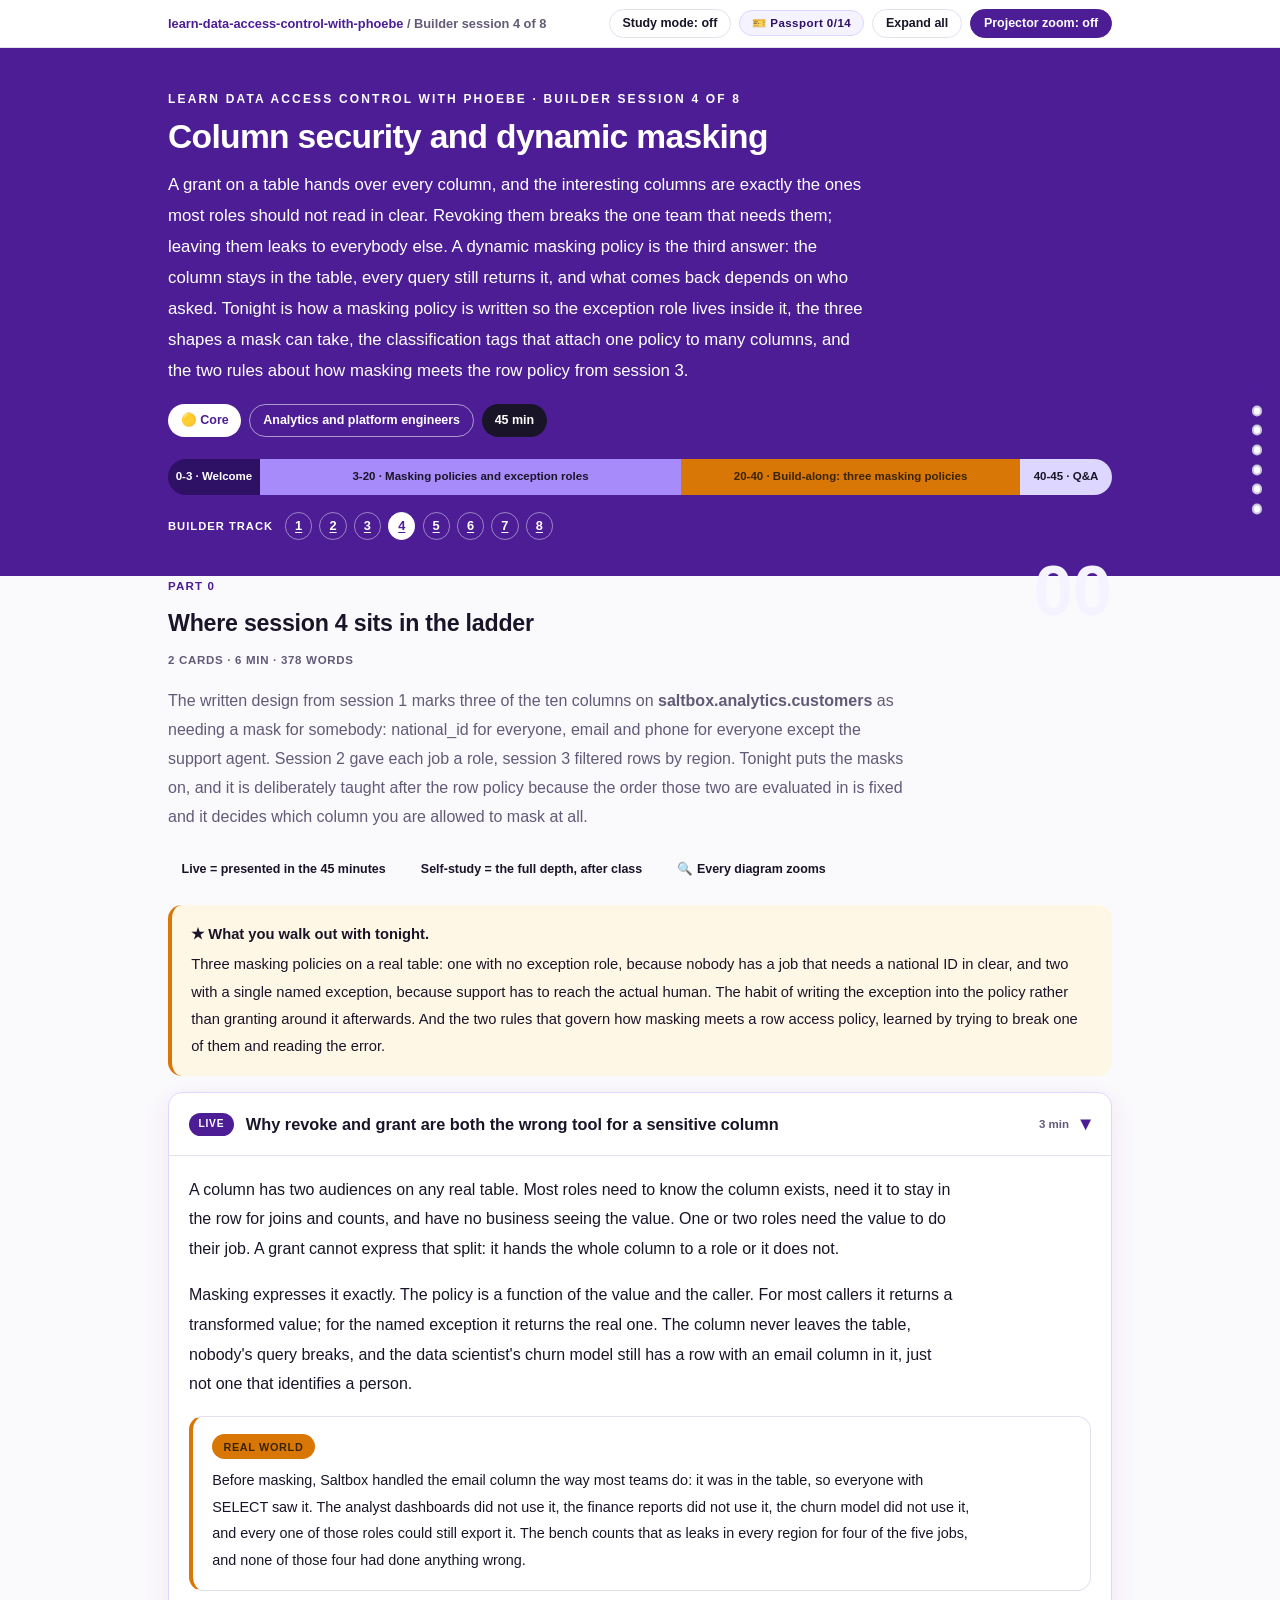
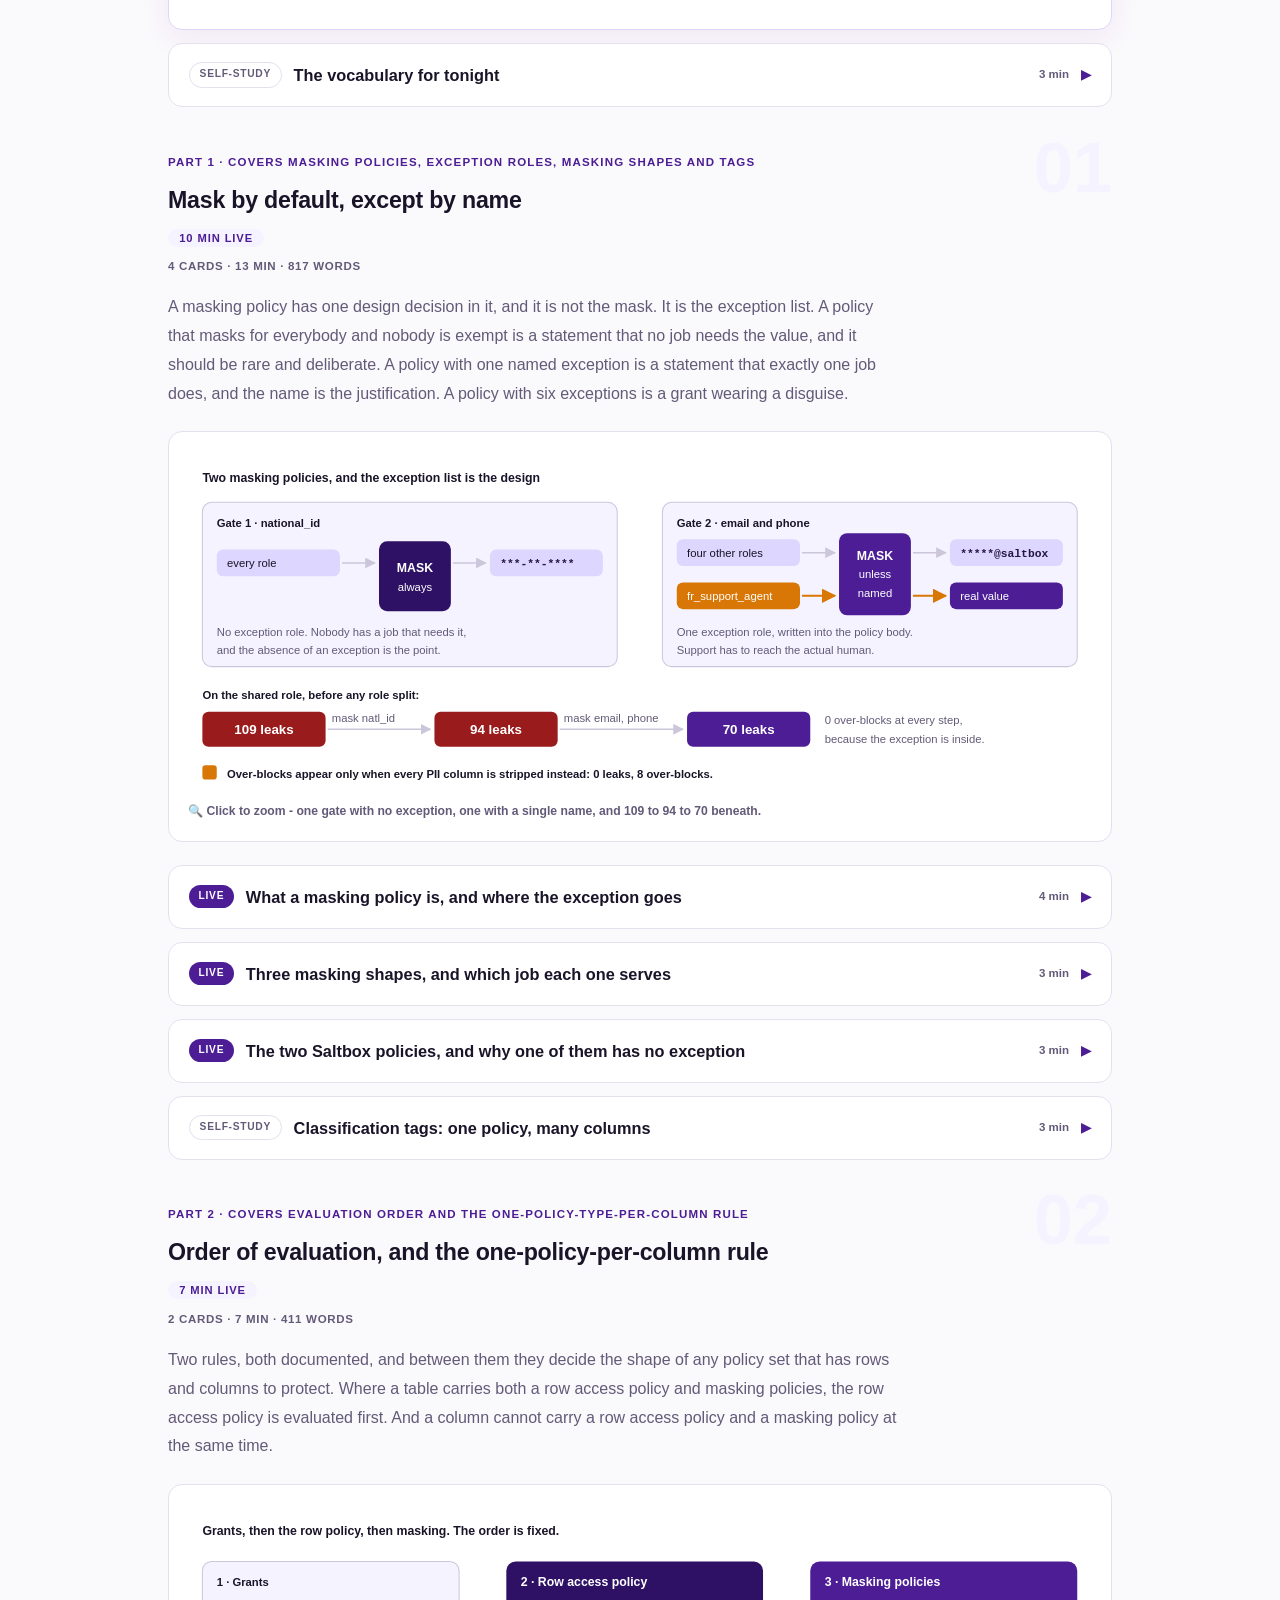
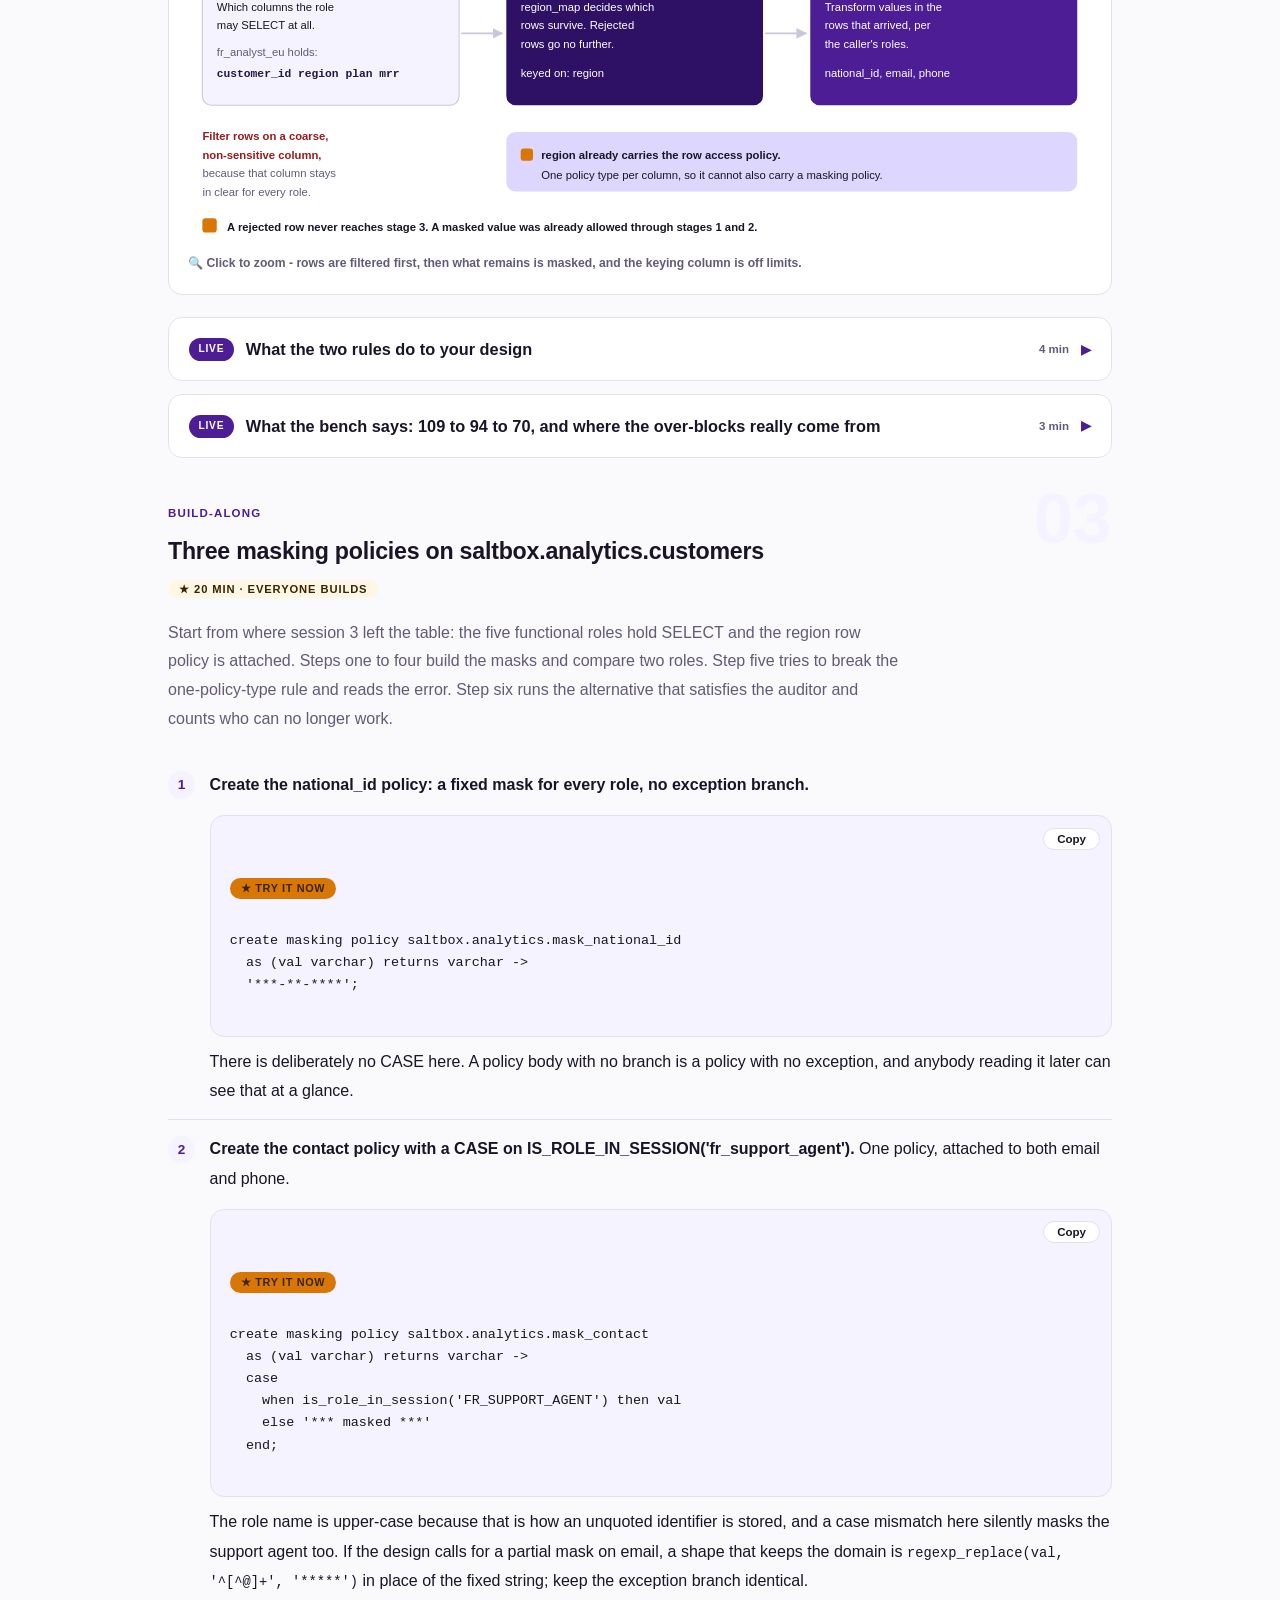
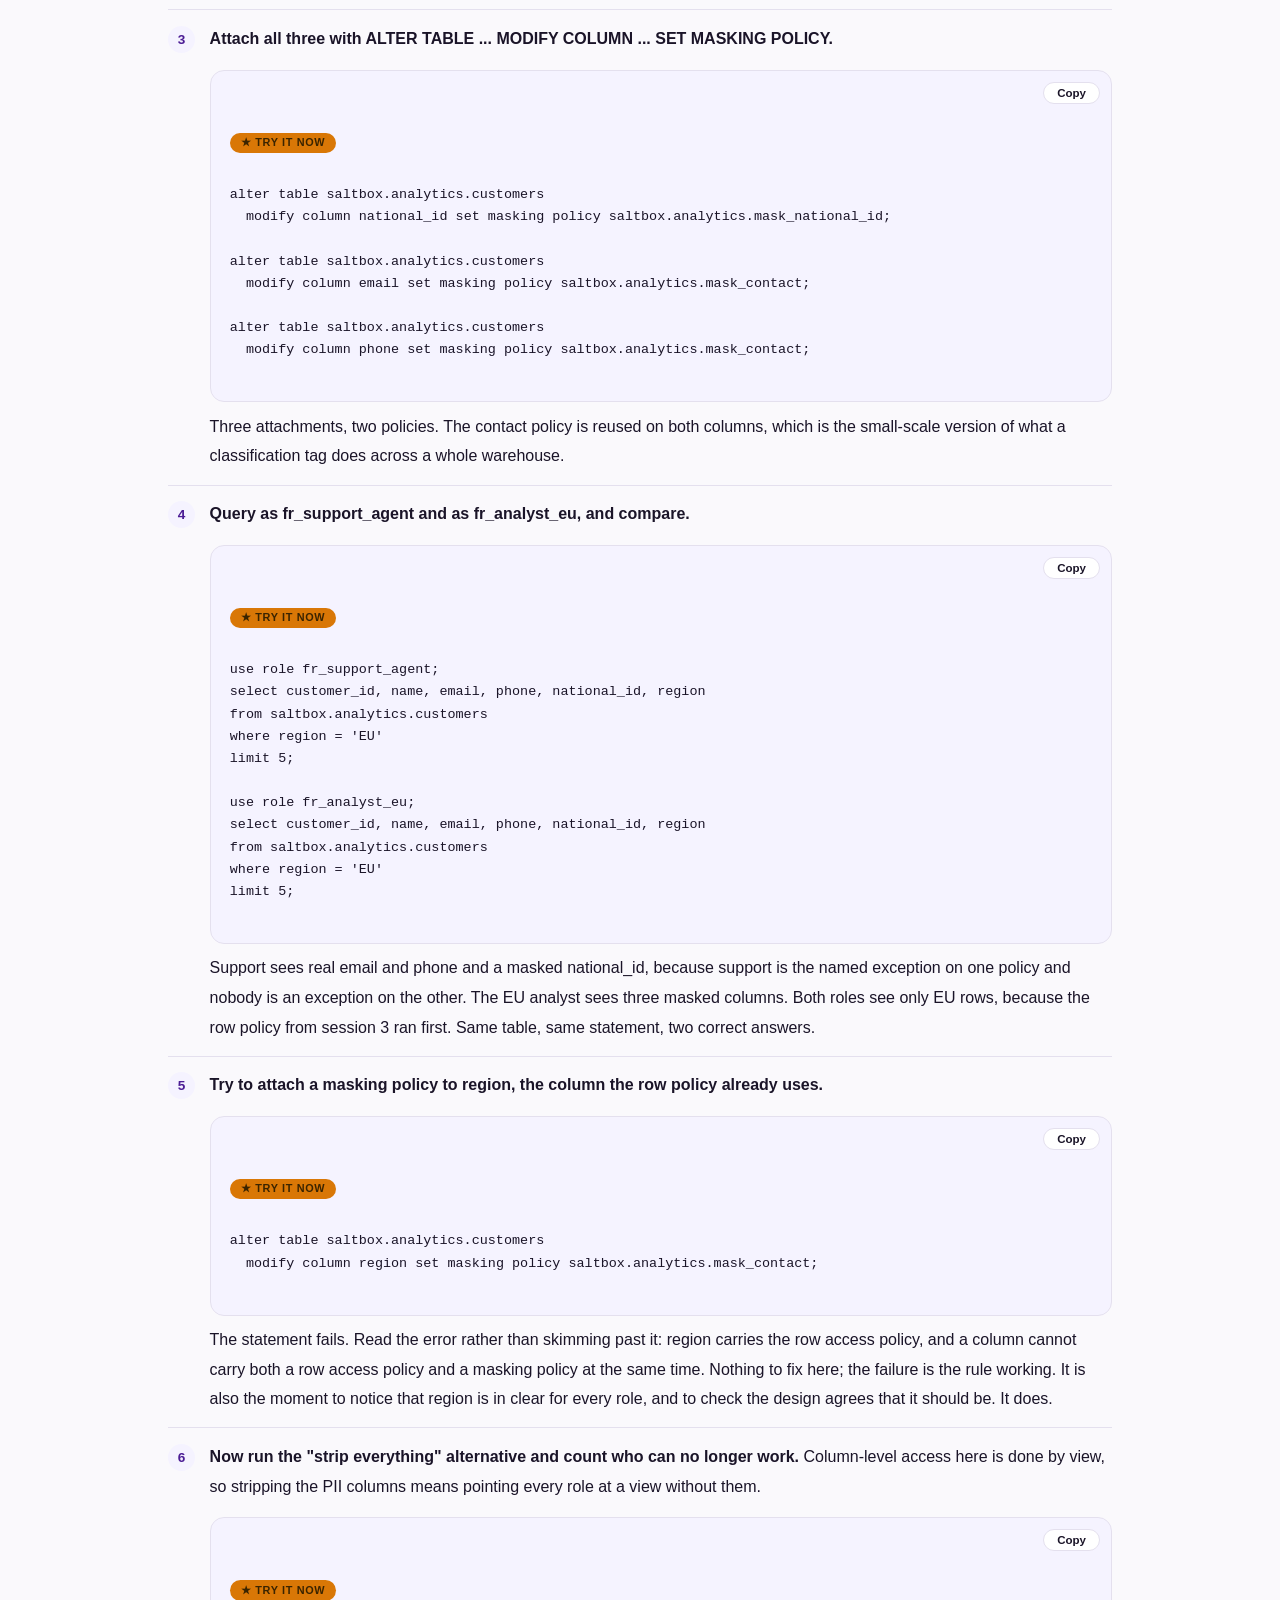
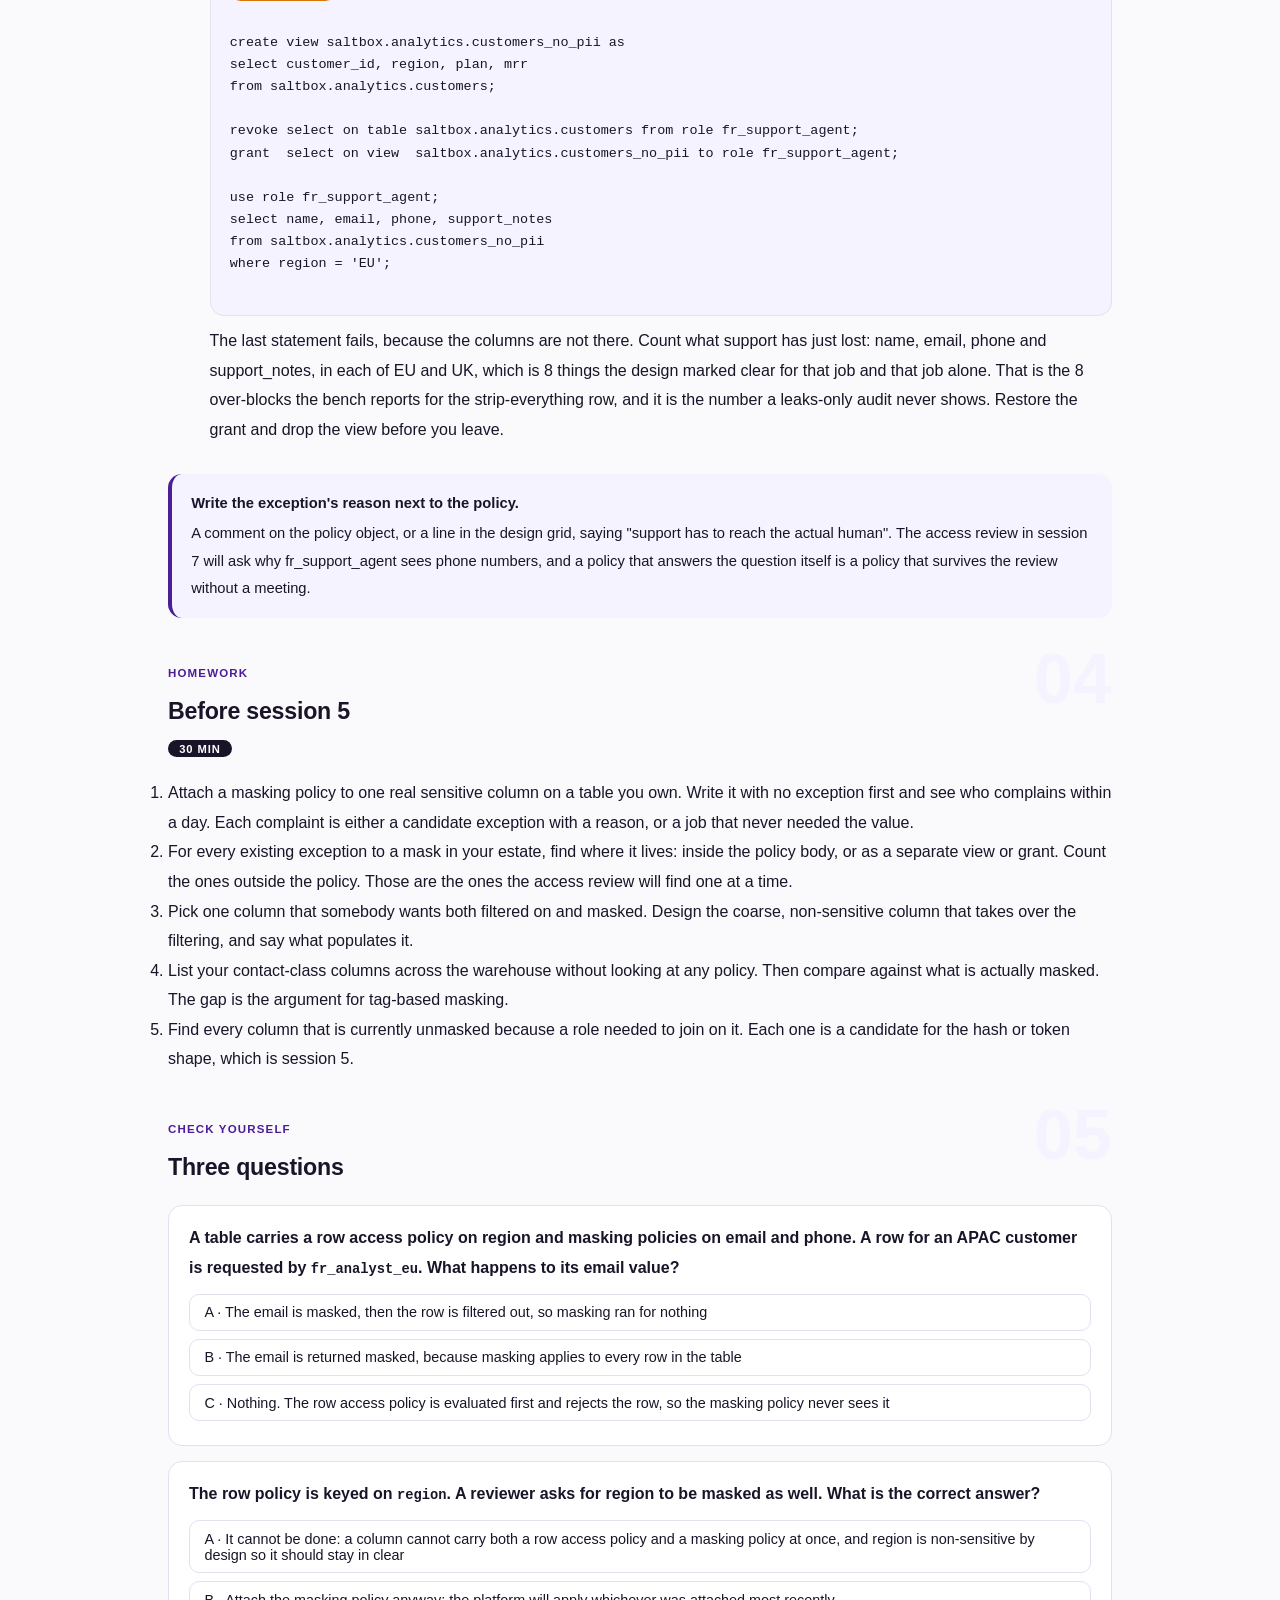
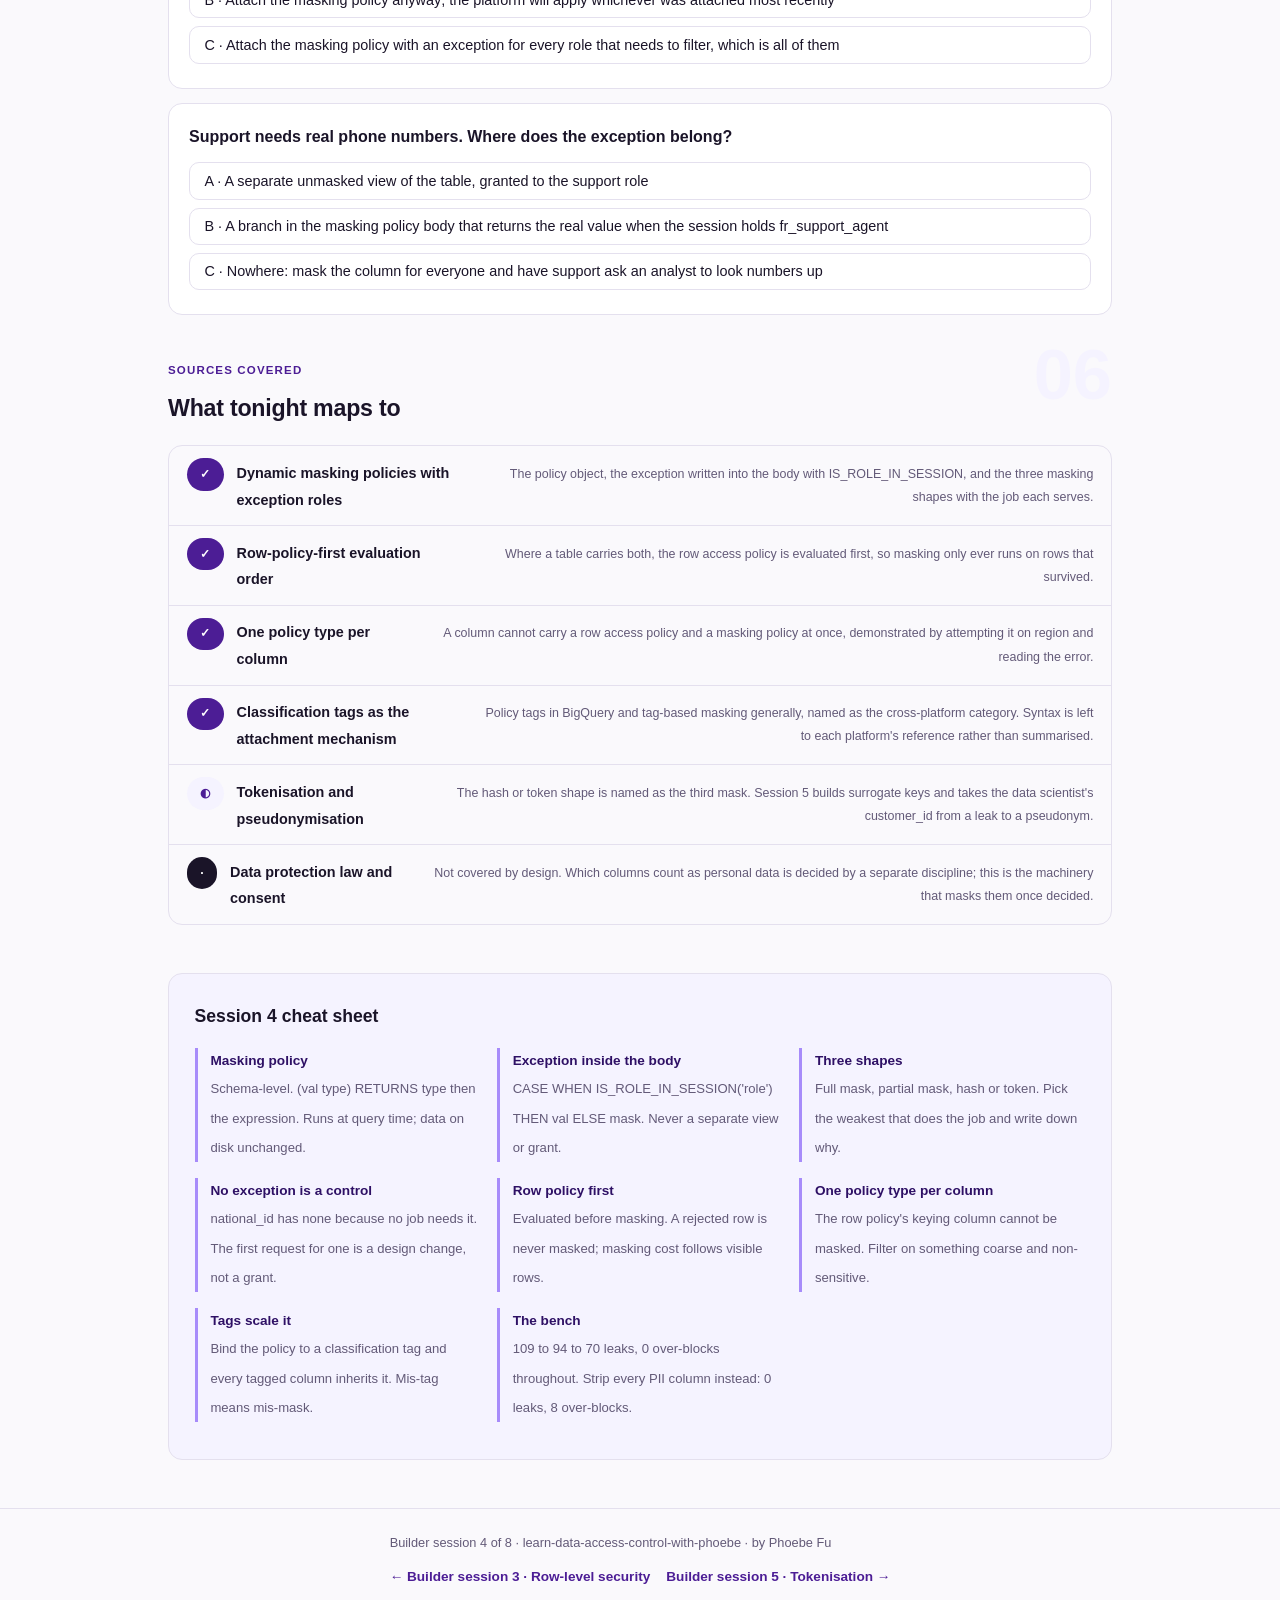
<file: courses/b4-column-security-masking.html>
<!DOCTYPE html>
<html lang="en">
<head>
<meta charset="UTF-8">
<meta name="viewport" content="width=device-width, initial-scale=1.0">
<!-- social:start -->
<meta name="description" content="Builder session 4 of 8. Dynamic masking policies with the exception role written into the policy, the three masking shapes, classification tags, row-policy-first evaluation order and the one-policy-type-per-column rule.">
<meta property="og:type" content="article">
<meta property="og:site_name" content="Learn with Phoebe">
<meta property="og:title" content="Column security and dynamic masking - learn data access control with phoebe">
<meta property="og:description" content="Builder session 4 of 8. Three masking policies on saltbox.customers, one with an exception role and one deliberately without, and 109 leaks to 70.">
<meta property="og:url" content="https://phoebefu6.github.io/learn-data-access-control-with-phoebe/courses/b4-column-security-masking.html">
<meta property="og:image" content="https://phoebefu6.github.io/learn-data-access-control-with-phoebe/assets/og-cover.png">
<meta property="og:image:width" content="1200">
<meta property="og:image:height" content="630">
<meta name="twitter:card" content="summary_large_image">
<meta name="twitter:title" content="Column security and dynamic masking - learn data access control with phoebe">
<meta name="twitter:description" content="Mask by default, except by name. The exception role belongs inside the policy, not punched through it afterwards.">
<meta name="twitter:image" content="https://phoebefu6.github.io/learn-data-access-control-with-phoebe/assets/og-cover.png">
<!-- social:end -->
<title>Builder session 4 · Column security and dynamic masking - learn data access control with phoebe</title>
<link rel="stylesheet" href="../assets/style.css?v=24">
</head>
<body>

<div class="toolbar">
  <div class="wrap">
    <span class="crumb"><a href="../index.html">learn-data-access-control-with-phoebe</a> / Builder session 4 of 8</span>
    <button class="btn" id="toggle-all" type="button">Expand all</button>
    <button class="btn primary" id="zoom-toggle" type="button">Projector zoom: off</button>
  </div>
</div>

<header class="masthead">
  <div class="wrap">
    <div class="eyebrow">Learn Data Access Control with Phoebe · Builder session 4 of 8</div>
    <h1>Column security and <span class="accent">dynamic masking</span></h1>
    <p class="sub">A grant on a table hands over every column, and the interesting columns are exactly the ones most roles should not read in clear. Revoking them breaks the one team that needs them; leaving them leaks to everybody else. A dynamic masking policy is the third answer: the column stays in the table, every query still returns it, and what comes back depends on who asked. Tonight is how a masking policy is written so the exception role lives inside it, the three shapes a mask can take, the classification tags that attach one policy to many columns, and the two rules about how masking meets the row policy from session 3.</p>
    <div class="chip-row">
      <span class="chip level">🟡 Core</span>
      <span class="chip audience">Analytics and platform engineers</span>
      <span class="chip time">45 min</span>
    </div>
    <div class="agenda">
      <span class="a1" style="flex:1">0-3 · Welcome</span>
      <span class="a2" style="flex:5">3-20 · Masking policies and exception roles</span>
      <span class="a3" style="flex:4">20-40 · Build-along: three masking policies</span>
      <span class="a4" style="flex:1">40-45 · Q&amp;A</span>
    </div>
  </div>
</header>

<main class="wrap">

  <!-- ============ INTRO ============ -->
  <section class="section" id="intro">
    <div class="section-kicker">
      <span class="klabel">Part 0</span>
      <h2>Where session 4 sits in the ladder</h2>
    </div>
    <p class="lede">The written design from session 1 marks three of the ten columns on <strong>saltbox.analytics.customers</strong> as needing a mask for somebody: national_id for everyone, email and phone for everyone except the support agent. Session 2 gave each job a role, session 3 filtered rows by region. Tonight puts the masks on, and it is deliberately taught after the row policy because the order those two are evaluated in is fixed and it decides which column you are allowed to mask at all.</p>

    <div class="legend">
      <span class="pill">Live = presented in the 45 minutes</span>
      <span class="pill">Self-study = the full depth, after class</span>
      <span class="pill">🔍 Every diagram zooms</span>
    </div>

    <div class="callout win">
      <p><strong>★ What you walk out with tonight.</strong> Three masking policies on a real table: one with no exception role, because nobody has a job that needs a national ID in clear, and two with a single named exception, because support has to reach the actual human. The habit of writing the exception into the policy rather than granting around it afterwards. And the two rules that govern how masking meets a row access policy, learned by trying to break one of them and reading the error.</p>
    </div>

    <details class="card" open>
      <summary><span class="mode live">Live</span>Why revoke and grant are both the wrong tool for a sensitive column<span class="mini">3 min</span><span class="caret">▶</span></summary>
      <div class="body">
        <p>A column has two audiences on any real table. Most roles need to know the column exists, need it to stay in the row for joins and counts, and have no business seeing the value. One or two roles need the value to do their job. A grant cannot express that split: it hands the whole column to a role or it does not.</p>
        <p>Masking expresses it exactly. The policy is a function of the value and the caller. For most callers it returns a transformed value; for the named exception it returns the real one. The column never leaves the table, nobody's query breaks, and the data scientist's churn model still has a row with an email column in it, just not one that identifies a person.</p>
        <div class="callout example">
          <span class="ex-pill">Real world</span>
          <p>Before masking, Saltbox handled the email column the way most teams do: it was in the table, so everyone with SELECT saw it. The analyst dashboards did not use it, the finance reports did not use it, the churn model did not use it, and every one of those roles could still export it. The bench counts that as leaks in every region for four of the five jobs, and none of those four had done anything wrong.</p>
        </div>
      </div>
    </details>

    <details class="card">
      <summary><span class="mode self">Self-study</span>The vocabulary for tonight<span class="mini">3 min</span><span class="caret">▶</span></summary>
      <div class="body">
        <ul>
          <li><strong>Dynamic masking policy</strong> - a schema-level object holding an expression over a column value. Attached to a column, it transforms the value at query time depending on who is asking. The stored data is untouched.</li>
          <li><strong>Exception role</strong> - a role the policy names as receiving the real value. Written into the policy body, so removing the exception is a policy change with a diff, not a grant somebody forgets.</li>
          <li><strong>Full mask</strong> - a fixed string or NULL in place of the value. The column exists; it says nothing.</li>
          <li><strong>Partial mask</strong> - part of the value survives: the last four digits, the email domain, the year of a date. Enough to recognise, not enough to identify or contact.</li>
          <li><strong>Hash or token</strong> - a deterministic replacement that keeps equal inputs equal, so the column still joins and groups. Session 5 takes this shape further.</li>
          <li><strong>Classification tag</strong> - a label on a column that says what class of data it holds. A policy bound to the tag applies to every column carrying it.</li>
        </ul>
      </div>
    </details>
  </section>

  <!-- ============ PART 1 ============ -->
  <section class="section" id="part-1">
    <div class="section-kicker">
      <span class="klabel">Part 1 · covers masking policies, exception roles, masking shapes and tags</span>
      <h2>Mask by default, except by name</h2>
      <span class="tag concept">10 min live</span>
    </div>
    <p class="lede">A masking policy has one design decision in it, and it is not the mask. It is the exception list. A policy that masks for everybody and nobody is exempt is a statement that no job needs the value, and it should be rare and deliberate. A policy with one named exception is a statement that exactly one job does, and the name is the justification. A policy with six exceptions is a grant wearing a disguise.</p>

    <figure class="zoomable">
      <svg viewBox="0 0 880 330" xmlns="http://www.w3.org/2000/svg" role="img" aria-label="Two gates side by side. Gate one, national_id, masks every role with no exception. Gate two, email and phone, masks most roles but lets fr_support_agent through in clear as the single named exception. Beneath, the bench numbers on the shared role: 109 leaks, then 94 after masking national_id, then 70 after masking email and phone.">
        <style>
          .b4aH { font: 800 12px Inter, sans-serif; fill: #1A1428; }
          .b4aT { font: 800 12px Inter, sans-serif; fill: #fff; }
          .b4aW { font: 400 11px Inter, sans-serif; fill: #fff; }
          .b4aB { font: 400 11px Inter, sans-serif; fill: #1A1428; }
          .b4aC { font: 700 11px Inter, sans-serif; fill: #1A1428; }
          .b4aM { font: 400 11px Inter, sans-serif; fill: #635A78; }
          .b4aN { font: 700 11px Inter, sans-serif; fill: #1A1428; }
          .b4aR { font: 800 13px Inter, sans-serif; fill: #fff; }
          .b4aK { font: 700 11px Menlo, Consolas, monospace; fill: #241645; }
        </style>
        <defs>
          <marker id="b4aAr" viewBox="0 0 10 10" refX="9" refY="5" markerWidth="7" markerHeight="7" orient="auto">
            <path d="M0,0 L10,5 L0,10 z" fill="#CCC6DB"></path>
          </marker>
          <marker id="b4aOr" viewBox="0 0 10 10" refX="9" refY="5" markerWidth="7" markerHeight="7" orient="auto">
            <path d="M0,0 L10,5 L0,10 z" fill="#D97706"></path>
          </marker>
        </defs>

        <text class="b4aH" x="14" y="30">Two masking policies, and the exception list is the design</text>

        <rect x="14" y="50" width="404" height="160" rx="9" fill="#F5F3FF" stroke="#CCC6DB"></rect>
        <text class="b4aC" x="28" y="74">Gate 1 · national_id</text>
        <rect x="28" y="96" width="120" height="26" rx="6" fill="#DDD6FE"></rect>
        <text class="b4aB" x="38" y="113">every role</text>
        <line x1="150" y1="109" x2="182" y2="109" stroke="#CCC6DB" stroke-width="1.5" marker-end="url(#b4aAr)"></line>
        <rect x="186" y="88" width="70" height="68" rx="8" fill="#2E1065"></rect>
        <text class="b4aT" x="221" y="118" text-anchor="middle">MASK</text>
        <text class="b4aW" x="221" y="136" text-anchor="middle">always</text>
        <line x1="258" y1="109" x2="290" y2="109" stroke="#CCC6DB" stroke-width="1.5" marker-end="url(#b4aAr)"></line>
        <rect x="294" y="96" width="110" height="26" rx="6" fill="#DDD6FE"></rect>
        <text class="b4aK" x="304" y="113">***-**-****</text>
        <text class="b4aM" x="28" y="180">No exception role. Nobody has a job that needs it,</text>
        <text class="b4aM" x="28" y="198">and the absence of an exception is the point.</text>

        <rect x="462" y="50" width="404" height="160" rx="9" fill="#F5F3FF" stroke="#CCC6DB"></rect>
        <text class="b4aC" x="476" y="74">Gate 2 · email and phone</text>
        <rect x="476" y="86" width="120" height="26" rx="6" fill="#DDD6FE"></rect>
        <text class="b4aB" x="486" y="103">four other roles</text>
        <line x1="598" y1="99" x2="630" y2="99" stroke="#CCC6DB" stroke-width="1.5" marker-end="url(#b4aAr)"></line>
        <rect x="634" y="80" width="70" height="80" rx="8" fill="#4C1D95"></rect>
        <text class="b4aT" x="669" y="106" text-anchor="middle">MASK</text>
        <text class="b4aW" x="669" y="124" text-anchor="middle">unless</text>
        <text class="b4aW" x="669" y="142" text-anchor="middle">named</text>
        <line x1="706" y1="99" x2="738" y2="99" stroke="#CCC6DB" stroke-width="1.5" marker-end="url(#b4aAr)"></line>
        <rect x="742" y="86" width="110" height="26" rx="6" fill="#DDD6FE"></rect>
        <text class="b4aK" x="752" y="103">*****@saltbox</text>
        <rect x="476" y="128" width="120" height="26" rx="6" fill="#D97706"></rect>
        <text class="b4aW" x="486" y="145">fr_support_agent</text>
        <line x1="598" y1="141" x2="630" y2="141" stroke="#D97706" stroke-width="2" marker-end="url(#b4aOr)"></line>
        <line x1="706" y1="141" x2="738" y2="141" stroke="#D97706" stroke-width="2" marker-end="url(#b4aOr)"></line>
        <rect x="742" y="128" width="110" height="26" rx="6" fill="#4C1D95"></rect>
        <text class="b4aW" x="752" y="145">real value</text>
        <text class="b4aM" x="476" y="180">One exception role, written into the policy body.</text>
        <text class="b4aM" x="476" y="198">Support has to reach the actual human.</text>

        <text class="b4aC" x="14" y="242">On the shared role, before any role split:</text>
        <rect x="14" y="254" width="120" height="34" rx="6" fill="#991B1B"></rect>
        <text class="b4aR" x="74" y="276" text-anchor="middle">109 leaks</text>
        <line x1="136" y1="271" x2="236" y2="271" stroke="#CCC6DB" stroke-width="1.5" marker-end="url(#b4aAr)"></line>
        <text class="b4aM" x="140" y="264">mask natl_id</text>
        <rect x="240" y="254" width="120" height="34" rx="6" fill="#991B1B"></rect>
        <text class="b4aR" x="300" y="276" text-anchor="middle">94 leaks</text>
        <line x1="362" y1="271" x2="482" y2="271" stroke="#CCC6DB" stroke-width="1.5" marker-end="url(#b4aAr)"></line>
        <text class="b4aM" x="366" y="264">mask email, phone</text>
        <rect x="486" y="254" width="120" height="34" rx="6" fill="#4C1D95"></rect>
        <text class="b4aR" x="546" y="276" text-anchor="middle">70 leaks</text>
        <text class="b4aM" x="620" y="266">0 over-blocks at every step,</text>
        <text class="b4aM" x="620" y="284">because the exception is inside.</text>

        <rect x="14" y="306" width="14" height="14" rx="3" fill="#D97706"></rect>
        <text class="b4aN" x="38" y="318">Over-blocks appear only when every PII column is stripped instead: 0 leaks, 8 over-blocks.</text>
      </svg>
      <figcaption>🔍 Click to zoom - one gate with no exception, one with a single name, and 109 to 94 to 70 beneath.</figcaption>
    </figure>

    <details class="card">
      <summary><span class="mode live">Live</span>What a masking policy is, and where the exception goes<span class="mini">4 min</span><span class="caret">▶</span></summary>
      <div class="body">
        <p>A dynamic masking policy is a schema-level object that takes a column value and returns a value of the same type. Attached to a column, it runs at query time for every row that reaches it, and the caller's roles are available inside the expression. The data on disk never changes; only what the query returns does. Two callers running the same SELECT get two different answers, and both are correct.</p>
        <p>The exception role belongs <strong>inside the policy body</strong>, as a branch of the expression: if the session holds the named role, return the value, otherwise return the mask. The alternative, masking for everyone and then handing the exception role a separate unmasked view or a grant on a copy, is how exceptions multiply. Each one is a new object with its own grants, none of them show up when you read the policy, and the access review in session 7 finds them one at a time. An exception in the policy body is one line in one place, and removing it is a diff somebody reviews.</p>
        <div class="callout tip">
          <p><strong>Use IS_ROLE_IN_SESSION for the exception, for the same reason as the row policy.</strong> A support agent whose primary role is a reporting role and whose fr_support_agent is active as a secondary role would be masked by a CURRENT_ROLE() check and would open a ticket saying the phone numbers are broken.</p>
        </div>
      </div>
    </details>

    <details class="card">
      <summary><span class="mode live">Live</span>Three masking shapes, and which job each one serves<span class="mini">3 min</span><span class="caret">▶</span></summary>
      <div class="body">
        <table class="clean">
          <thead>
            <tr><th>Shape</th><th>Returns</th><th>Who it serves</th></tr>
          </thead>
          <tbody>
            <tr><td>Full mask</td><td>A fixed string or NULL. The column is present and says nothing.</td><td>Anybody who needs the row and never the value. national_id for every role.</td></tr>
            <tr><td>Partial mask</td><td>The last four digits, the email domain, the year of a date of birth.</td><td>Roles that need to recognise or bucket without identifying. An analyst counting customers by email domain.</td></tr>
            <tr><td>Hash or token</td><td>A deterministic replacement. Equal inputs stay equal, so joins and GROUP BY survive.</td><td>Modelling. The data scientist needs a stable customer key and never the customer. Session 5.</td></tr>
          </tbody>
        </table>
        <p>Pick the weakest shape that still does the job the design describes, and write down why. A partial mask that leaves the last four digits of a phone number is a design decision about how many digits an attacker needs, not a formatting choice. The email domain is safe to leave for a plan-mix analyst and not safe to leave for a table of two hundred customers where one of them works at a company of three.</p>
      </div>
    </details>

    <details class="card">
      <summary><span class="mode live">Live</span>The two Saltbox policies, and why one of them has no exception<span class="mini">3 min</span><span class="caret">▶</span></summary>
      <div class="body">
        <p>The written design produces exactly two masking policies for this table, and they are different in the one way that matters.</p>
        <ul>
          <li><strong>national_id, masked for everybody, no exception.</strong> Read the design grid: no job at Saltbox needs a national ID in clear, or masked, or at all. The policy therefore has no exception branch, and that absence is the control. The first time somebody asks for one, the answer is not a grant but a change to the design, argued in the open.</li>
          <li><strong>email and phone, masked for everybody except fr_support_agent.</strong> Support answers tickets and has to reach the actual human. That is the one job with a stated reason, so it is the one name in the policy. The EU analyst, the data scientist, finance and the contractor all get the mask, and none of their work needs the value.</li>
        </ul>
        <p>On the bench, with the single shared role still in place, masking national_id takes leaks from <strong>109 to 94</strong> and masking email and phone with the support exception takes them to <strong>70</strong>. Over-blocks stay at 0 at both steps, because the support agent's row stays clean: the exception is inside the policy, so nothing was taken away from the one job that needed it. Standing privileges fall 30 to 25 to 17 over the same two steps.</p>
      </div>
    </details>

    <details class="card">
      <summary><span class="mode self">Self-study</span>Classification tags: one policy, many columns<span class="mini">3 min</span><span class="caret">▶</span></summary>
      <div class="body">
        <p>Attaching a policy column by column works for one table with ten columns. It does not work for a warehouse with four thousand columns of which three hundred are contact details, because the policy is only as complete as the last person's memory of which columns exist. The cross-platform answer is to attach the policy to a <strong>classification tag</strong> instead, and to tag columns by what class of data they hold.</p>
        <ul>
          <li><strong>The pattern:</strong> a tag such as contact_pii is applied to email, phone and every other column of that class. One masking policy is bound to the tag. Every tagged column is masked by that policy, and a newly tagged column is masked the moment the tag lands.</li>
          <li><strong>The equivalents:</strong> BigQuery calls the mechanism policy tags and pairs it with column-level security. Snowflake and Databricks Unity Catalog both offer tag-based masking. The category is the same; the syntax differs and is worth reading from each platform's own reference rather than a summary.</li>
          <li><strong>The dependency it creates:</strong> classification becomes the input that decides which column gets masked. Mis-tag a column and it is mis-masked, which is why the classification tiers from session 1 are kept to three or four and why free-text columns are tagged by what they can contain.</li>
        </ul>
      </div>
    </details>
  </section>

  <!-- ============ PART 2 ============ -->
  <section class="section" id="part-2">
    <div class="section-kicker">
      <span class="klabel">Part 2 · covers evaluation order and the one-policy-type-per-column rule</span>
      <h2>Order of evaluation, and the one-policy-per-column rule</h2>
      <span class="tag concept">7 min live</span>
    </div>
    <p class="lede">Two rules, both documented, and between them they decide the shape of any policy set that has rows and columns to protect. Where a table carries both a row access policy and masking policies, the row access policy is evaluated first. And a column cannot carry a row access policy and a masking policy at the same time.</p>

    <figure class="zoomable">
      <svg viewBox="0 0 880 330" xmlns="http://www.w3.org/2000/svg" role="img" aria-label="A three-stage pipeline. Stage one, grants, decides which columns a role may select. Stage two, the row access policy keyed on region, decides which rows survive. Stage three, masking policies, transform national_id, email and phone in the rows that arrived. Beneath, the region column is marked as unable to carry a masking policy because the row policy already owns it.">
        <style>
          .b4bH { font: 800 12px Inter, sans-serif; fill: #1A1428; }
          .b4bT { font: 800 12px Inter, sans-serif; fill: #fff; }
          .b4bW { font: 400 11px Inter, sans-serif; fill: #fff; }
          .b4bB { font: 400 11px Inter, sans-serif; fill: #1A1428; }
          .b4bC { font: 700 11px Inter, sans-serif; fill: #1A1428; }
          .b4bM { font: 400 11px Inter, sans-serif; fill: #635A78; }
          .b4bN { font: 700 11px Inter, sans-serif; fill: #1A1428; }
          .b4bR { font: 700 11px Inter, sans-serif; fill: #991B1B; }
          .b4bK { font: 700 11px Menlo, Consolas, monospace; fill: #241645; }
        </style>
        <defs>
          <marker id="b4bAr" viewBox="0 0 10 10" refX="9" refY="5" markerWidth="7" markerHeight="7" orient="auto">
            <path d="M0,0 L10,5 L0,10 z" fill="#CCC6DB"></path>
          </marker>
        </defs>

        <text class="b4bH" x="14" y="30">Grants, then the row policy, then masking. The order is fixed.</text>

        <rect x="14" y="56" width="250" height="140" rx="9" fill="#F5F3FF" stroke="#CCC6DB"></rect>
        <text class="b4bC" x="28" y="80">1 · Grants</text>
        <text class="b4bB" x="28" y="104">Which columns the role</text>
        <text class="b4bB" x="28" y="122">may SELECT at all.</text>
        <text class="b4bM" x="28" y="148">fr_analyst_eu holds:</text>
        <text class="b4bK" x="28" y="168">customer_id region plan mrr</text>

        <line x1="266" y1="126" x2="306" y2="126" stroke="#CCC6DB" stroke-width="1.5" marker-end="url(#b4bAr)"></line>

        <rect x="310" y="56" width="250" height="140" rx="9" fill="#2E1065"></rect>
        <text class="b4bT" x="324" y="80">2 · Row access policy</text>
        <text class="b4bW" x="324" y="104">region_map decides which</text>
        <text class="b4bW" x="324" y="122">rows survive. Rejected</text>
        <text class="b4bW" x="324" y="140">rows go no further.</text>
        <text class="b4bW" x="324" y="168">keyed on: region</text>

        <line x1="562" y1="126" x2="602" y2="126" stroke="#CCC6DB" stroke-width="1.5" marker-end="url(#b4bAr)"></line>

        <rect x="606" y="56" width="260" height="140" rx="9" fill="#4C1D95"></rect>
        <text class="b4bT" x="620" y="80">3 · Masking policies</text>
        <text class="b4bW" x="620" y="104">Transform values in the</text>
        <text class="b4bW" x="620" y="122">rows that arrived, per</text>
        <text class="b4bW" x="620" y="140">the caller's roles.</text>
        <text class="b4bW" x="620" y="168">national_id, email, phone</text>

        <rect x="310" y="222" width="556" height="58" rx="9" fill="#DDD6FE"></rect>
        <rect x="324" y="238" width="12" height="12" rx="3" fill="#D97706"></rect>
        <text class="b4bC" x="344" y="248">region already carries the row access policy.</text>
        <text class="b4bB" x="344" y="268">One policy type per column, so it cannot also carry a masking policy.</text>

        <text class="b4bR" x="14" y="230">Filter rows on a coarse,</text>
        <text class="b4bR" x="14" y="248">non-sensitive column,</text>
        <text class="b4bM" x="14" y="266">because that column stays</text>
        <text class="b4bM" x="14" y="284">in clear for every role.</text>

        <rect x="14" y="306" width="14" height="14" rx="3" fill="#D97706"></rect>
        <text class="b4bN" x="38" y="318">A rejected row never reaches stage 3. A masked value was already allowed through stages 1 and 2.</text>
      </svg>
      <figcaption>🔍 Click to zoom - rows are filtered first, then what remains is masked, and the keying column is off limits.</figcaption>
    </figure>

    <details class="card">
      <summary><span class="mode live">Live</span>What the two rules do to your design<span class="mini">4 min</span><span class="caret">▶</span></summary>
      <div class="body">
        <p>The evaluation order means <strong>filter rows by region first, then mask what remains</strong>. A masking policy never runs on a row the row policy rejected, so the cost of masking scales with the rows a role is allowed to see, and a role allowed to see nothing costs nothing. It also means a masking policy cannot be used to hide the value the row policy needs, because by the time masking runs, the row decision has already been made on the real value.</p>
        <p>The one-policy-type rule closes the loop: the column the row policy keys on <strong>cannot itself be masked</strong>. For Saltbox that is region, and it is fine, because region is non-sensitive and every one of the five jobs needs it in clear. The rule bites when a team wants to filter on something sensitive, a national ID prefix or a full postcode, and also mask it. The answer is to derive a coarse, non-sensitive column for the filter and leave the sensitive one to masking.</p>
        <div class="callout example">
          <span class="ex-pill">Real world</span>
          <p>A Saltbox engineer once proposed keying the row policy on the customer's country of citizenship taken from the national_id column, so that a single column would both filter and get masked. It cannot be done, and the design was better for it: region became an explicit column populated at load time, the row policy keyed on that, and national_id kept its mask with no exception.</p>
        </div>
      </div>
    </details>

    <details class="card">
      <summary><span class="mode live">Live</span>What the bench says: 109 to 94 to 70, and where the over-blocks really come from<span class="mini">3 min</span><span class="caret">▶</span></summary>
      <div class="body">
        <p>The policy bench in session 8 evaluates 150 access requests, of which 41 need a value in clear, 3 need it masked and 106 have no business being answered. The two masking policies tonight are the first two rungs of its ladder, applied on top of the single shared analyst role.</p>
        <table class="clean">
          <thead>
            <tr><th>Policies on</th><th>Leaks</th><th>Over-blocks</th><th>Standing privileges</th></tr>
          </thead>
          <tbody>
            <tr><td>One shared analyst role</td><td>109</td><td>0</td><td>30</td></tr>
            <tr><td>+ mask national_id for everybody</td><td>94</td><td>0</td><td>25</td></tr>
            <tr><td>+ mask email and phone, except support</td><td>70</td><td>0</td><td>17</td></tr>
            <tr><td>The whole design + strip every PII column</td><td>0</td><td><strong>8</strong></td><td>0</td></tr>
          </tbody>
        </table>
        <p>Two things to read off that table. First, over-blocks stay at 0 through both masking steps, because the exception role for support is inside the contact policy and the support agent's row stays clean. Second, the over-blocks only appear when somebody strips every PII column from everyone instead of masking: 0 leaks, <strong>8 over-blocks</strong>, all of them the support agent across name, email, phone and support_notes in each of the two regions they cover. Masking with a named exception and stripping the column both satisfy a leaks-only report. Only one of them lets the support desk close a ticket.</p>
      </div>
    </details>
  </section>

  <!-- ============ DEMO ============ -->
  <section class="section" id="demo-1">
    <div class="section-kicker">
      <span class="klabel">Build-along</span>
      <h2>Three masking policies on saltbox.analytics.customers</h2>
      <span class="tag demo">★ 20 min · everyone builds</span>
    </div>
    <p class="lede">Start from where session 3 left the table: the five functional roles hold SELECT and the region row policy is attached. Steps one to four build the masks and compare two roles. Step five tries to break the one-policy-type rule and reads the error. Step six runs the alternative that satisfies the auditor and counts who can no longer work.</p>

    <div class="steps">
      <div class="step">
        <p><strong>Create the national_id policy: a fixed mask for every role, no exception branch.</strong></p>
        <div class="prompt-box good">
          <span class="label">★ Try it now</span>
create masking policy saltbox.analytics.mask_national_id
  as (val varchar) returns varchar -&gt;
  '***-**-****';
        </div>
        <p>There is deliberately no CASE here. A policy body with no branch is a policy with no exception, and anybody reading it later can see that at a glance.</p>
      </div>
      <div class="step">
        <p><strong>Create the contact policy with a CASE on IS_ROLE_IN_SESSION('fr_support_agent').</strong> One policy, attached to both email and phone.</p>
        <div class="prompt-box good">
          <span class="label">★ Try it now</span>
create masking policy saltbox.analytics.mask_contact
  as (val varchar) returns varchar -&gt;
  case
    when is_role_in_session('FR_SUPPORT_AGENT') then val
    else '*** masked ***'
  end;
        </div>
        <p>The role name is upper-case because that is how an unquoted identifier is stored, and a case mismatch here silently masks the support agent too. If the design calls for a partial mask on email, a shape that keeps the domain is <code class="mono">regexp_replace(val, '^[^@]+', '*****')</code> in place of the fixed string; keep the exception branch identical.</p>
      </div>
      <div class="step">
        <p><strong>Attach all three with ALTER TABLE ... MODIFY COLUMN ... SET MASKING POLICY.</strong></p>
        <div class="prompt-box good">
          <span class="label">★ Try it now</span>
alter table saltbox.analytics.customers
  modify column national_id set masking policy saltbox.analytics.mask_national_id;

alter table saltbox.analytics.customers
  modify column email set masking policy saltbox.analytics.mask_contact;

alter table saltbox.analytics.customers
  modify column phone set masking policy saltbox.analytics.mask_contact;
        </div>
        <p>Three attachments, two policies. The contact policy is reused on both columns, which is the small-scale version of what a classification tag does across a whole warehouse.</p>
      </div>
      <div class="step">
        <p><strong>Query as fr_support_agent and as fr_analyst_eu, and compare.</strong></p>
        <div class="prompt-box good">
          <span class="label">★ Try it now</span>
use role fr_support_agent;
select customer_id, name, email, phone, national_id, region
from saltbox.analytics.customers
where region = 'EU'
limit 5;

use role fr_analyst_eu;
select customer_id, name, email, phone, national_id, region
from saltbox.analytics.customers
where region = 'EU'
limit 5;
        </div>
        <p>Support sees real email and phone and a masked national_id, because support is the named exception on one policy and nobody is an exception on the other. The EU analyst sees three masked columns. Both roles see only EU rows, because the row policy from session 3 ran first. Same table, same statement, two correct answers.</p>
      </div>
      <div class="step">
        <p><strong>Try to attach a masking policy to region, the column the row policy already uses.</strong></p>
        <div class="prompt-box good">
          <span class="label">★ Try it now</span>
alter table saltbox.analytics.customers
  modify column region set masking policy saltbox.analytics.mask_contact;
        </div>
        <p>The statement fails. Read the error rather than skimming past it: region carries the row access policy, and a column cannot carry both a row access policy and a masking policy at the same time. Nothing to fix here; the failure is the rule working. It is also the moment to notice that region is in clear for every role, and to check the design agrees that it should be. It does.</p>
      </div>
      <div class="step">
        <p><strong>Now run the "strip everything" alternative and count who can no longer work.</strong> Column-level access here is done by view, so stripping the PII columns means pointing every role at a view without them.</p>
        <div class="prompt-box good">
          <span class="label">★ Try it now</span>
create view saltbox.analytics.customers_no_pii as
select customer_id, region, plan, mrr
from saltbox.analytics.customers;

revoke select on table saltbox.analytics.customers from role fr_support_agent;
grant  select on view  saltbox.analytics.customers_no_pii to role fr_support_agent;

use role fr_support_agent;
select name, email, phone, support_notes
from saltbox.analytics.customers_no_pii
where region = 'EU';
        </div>
        <p>The last statement fails, because the columns are not there. Count what support has just lost: name, email, phone and support_notes, in each of EU and UK, which is 8 things the design marked clear for that job and that job alone. That is the 8 over-blocks the bench reports for the strip-everything row, and it is the number a leaks-only audit never shows. Restore the grant and drop the view before you leave.</p>
      </div>
    </div>

    <div class="callout tip">
      <p><strong>Write the exception's reason next to the policy.</strong> A comment on the policy object, or a line in the design grid, saying "support has to reach the actual human". The access review in session 7 will ask why fr_support_agent sees phone numbers, and a policy that answers the question itself is a policy that survives the review without a meeting.</p>
    </div>
  </section>

  <!-- ============ HOMEWORK ============ -->
  <section class="section" id="exercise">
    <div class="section-kicker">
      <span class="klabel">Homework</span>
      <h2>Before session 5</h2>
      <span class="tag exercise">30 min</span>
    </div>
    <ol>
      <li>Attach a masking policy to one real sensitive column on a table you own. Write it with no exception first and see who complains within a day. Each complaint is either a candidate exception with a reason, or a job that never needed the value.</li>
      <li>For every existing exception to a mask in your estate, find where it lives: inside the policy body, or as a separate view or grant. Count the ones outside the policy. Those are the ones the access review will find one at a time.</li>
      <li>Pick one column that somebody wants both filtered on and masked. Design the coarse, non-sensitive column that takes over the filtering, and say what populates it.</li>
      <li>List your contact-class columns across the warehouse without looking at any policy. Then compare against what is actually masked. The gap is the argument for tag-based masking.</li>
      <li>Find every column that is currently unmasked because a role needed to join on it. Each one is a candidate for the hash or token shape, which is session 5.</li>
    </ol>
  </section>

  <!-- ============ QUIZ ============ -->
  <section class="section" id="quiz">
    <div class="section-kicker">
      <span class="klabel">Check yourself</span>
      <h2>Three questions</h2>
    </div>

    <div class="quiz-q" data-answer="2">
      <p class="qtext">A table carries a row access policy on region and masking policies on email and phone. A row for an APAC customer is requested by <code class="mono">fr_analyst_eu</code>. What happens to its email value?</p>
      <button class="qopt" type="button">A · The email is masked, then the row is filtered out, so masking ran for nothing</button>
      <button class="qopt" type="button">B · The email is returned masked, because masking applies to every row in the table</button>
      <button class="qopt" type="button">C · Nothing. The row access policy is evaluated first and rejects the row, so the masking policy never sees it</button>
      <p class="qwhy">Row access policies are evaluated before masking policies. A rejected row never reaches the masking stage, which is why masking cost scales with the rows a role may see.</p>
    </div>

    <div class="quiz-q" data-answer="0">
      <p class="qtext">The row policy is keyed on <code class="mono">region</code>. A reviewer asks for region to be masked as well. What is the correct answer?</p>
      <button class="qopt" type="button">A · It cannot be done: a column cannot carry both a row access policy and a masking policy at once, and region is non-sensitive by design so it should stay in clear</button>
      <button class="qopt" type="button">B · Attach the masking policy anyway; the platform will apply whichever was attached most recently</button>
      <button class="qopt" type="button">C · Attach the masking policy with an exception for every role that needs to filter, which is all of them</button>
      <p class="qwhy">One policy type per column. The filtering column is off limits to masking, which is the reason to filter on a coarse, non-sensitive attribute in the first place.</p>
    </div>

    <div class="quiz-q" data-answer="1">
      <p class="qtext">Support needs real phone numbers. Where does the exception belong?</p>
      <button class="qopt" type="button">A · A separate unmasked view of the table, granted to the support role</button>
      <button class="qopt" type="button">B · A branch in the masking policy body that returns the real value when the session holds fr_support_agent</button>
      <button class="qopt" type="button">C · Nowhere: mask the column for everyone and have support ask an analyst to look numbers up</button>
      <p class="qwhy">An exception inside the policy is one line in one place with a diff. A separate view is a second object with its own grants that the policy does not mention, and option C is how the numbers end up in a ticketing system with no masking at all.</p>
    </div>

    <p class="quiz-score"></p>
  </section>

  <!-- ============ COVERAGE ============ -->
  <section class="section" id="official">
    <div class="section-kicker">
      <span class="klabel">Sources covered</span>
      <h2>What tonight maps to</h2>
    </div>
    <div class="covered">
      <div class="covered-row">
        <span class="status pill solid">✓</span>
        <span class="name">Dynamic masking policies with exception roles</span>
        <span class="note">The policy object, the exception written into the body with IS_ROLE_IN_SESSION, and the three masking shapes with the job each serves.</span>
      </div>
      <div class="covered-row">
        <span class="status pill solid">✓</span>
        <span class="name">Row-policy-first evaluation order</span>
        <span class="note">Where a table carries both, the row access policy is evaluated first, so masking only ever runs on rows that survived.</span>
      </div>
      <div class="covered-row">
        <span class="status pill solid">✓</span>
        <span class="name">One policy type per column</span>
        <span class="note">A column cannot carry a row access policy and a masking policy at once, demonstrated by attempting it on region and reading the error.</span>
      </div>
      <div class="covered-row">
        <span class="status pill solid">✓</span>
        <span class="name">Classification tags as the attachment mechanism</span>
        <span class="note">Policy tags in BigQuery and tag-based masking generally, named as the cross-platform category. Syntax is left to each platform's reference rather than summarised.</span>
      </div>
      <div class="covered-row">
        <span class="status pill light">◐</span>
        <span class="name">Tokenisation and pseudonymisation</span>
        <span class="note">The hash or token shape is named as the third mask. Session 5 builds surrogate keys and takes the data scientist's customer_id from a leak to a pseudonym.</span>
      </div>
      <div class="covered-row">
        <span class="status pill inkpill">·</span>
        <span class="name">Data protection law and consent</span>
        <span class="note">Not covered by design. Which columns count as personal data is decided by a separate discipline; this is the machinery that masks them once decided.</span>
      </div>
    </div>
  </section>

  <!-- ============ CHEAT SHEET ============ -->
  <section class="cheat" id="cheatsheet">
    <h3>Session 4 cheat sheet</h3>
    <div class="grid-2">
      <div class="cheat-item"><b>Masking policy</b><span>Schema-level. (val type) RETURNS type then the expression. Runs at query time; data on disk unchanged.</span></div>
      <div class="cheat-item"><b>Exception inside the body</b><span>CASE WHEN IS_ROLE_IN_SESSION('role') THEN val ELSE mask. Never a separate view or grant.</span></div>
      <div class="cheat-item"><b>Three shapes</b><span>Full mask, partial mask, hash or token. Pick the weakest that does the job and write down why.</span></div>
      <div class="cheat-item"><b>No exception is a control</b><span>national_id has none because no job needs it. The first request for one is a design change, not a grant.</span></div>
      <div class="cheat-item"><b>Row policy first</b><span>Evaluated before masking. A rejected row is never masked; masking cost follows visible rows.</span></div>
      <div class="cheat-item"><b>One policy type per column</b><span>The row policy's keying column cannot be masked. Filter on something coarse and non-sensitive.</span></div>
      <div class="cheat-item"><b>Tags scale it</b><span>Bind the policy to a classification tag and every tagged column inherits it. Mis-tag means mis-mask.</span></div>
      <div class="cheat-item"><b>The bench</b><span>109 to 94 to 70 leaks, 0 over-blocks throughout. Strip every PII column instead: 0 leaks, 8 over-blocks.</span></div>
    </div>
  </section>

</main>

<footer class="pagefoot">
  <div class="wrap">
    <p>Builder session 4 of 8 · learn-data-access-control-with-phoebe · by Phoebe Fu</p>
    <nav class="pagenav">
      <a href="b3-row-level-security.html">← Builder session 3 · Row-level security</a>
      <a href="b5-tokenization.html">Builder session 5 · Tokenisation →</a>
    </nav>
  </div>
</footer>

<script src="../assets/app.js?v=22"></script>
</body>
</html>
</file>
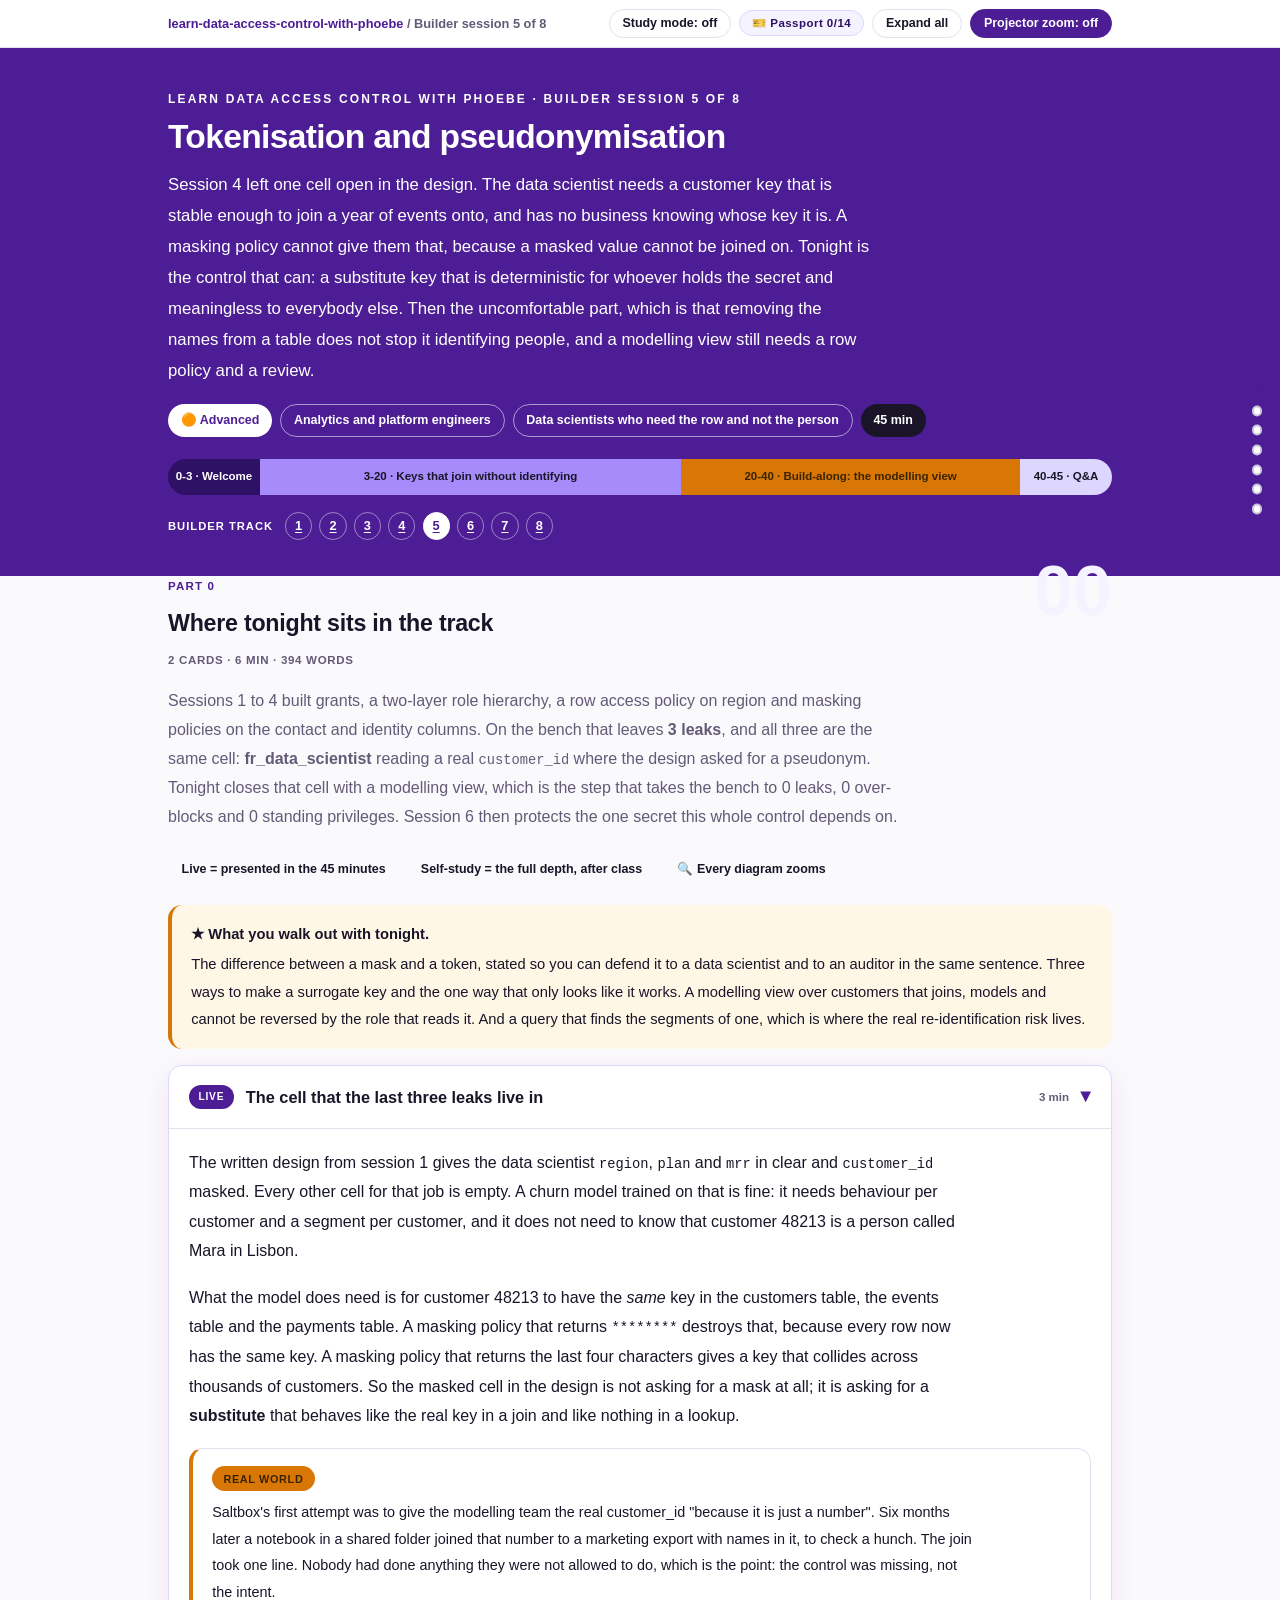
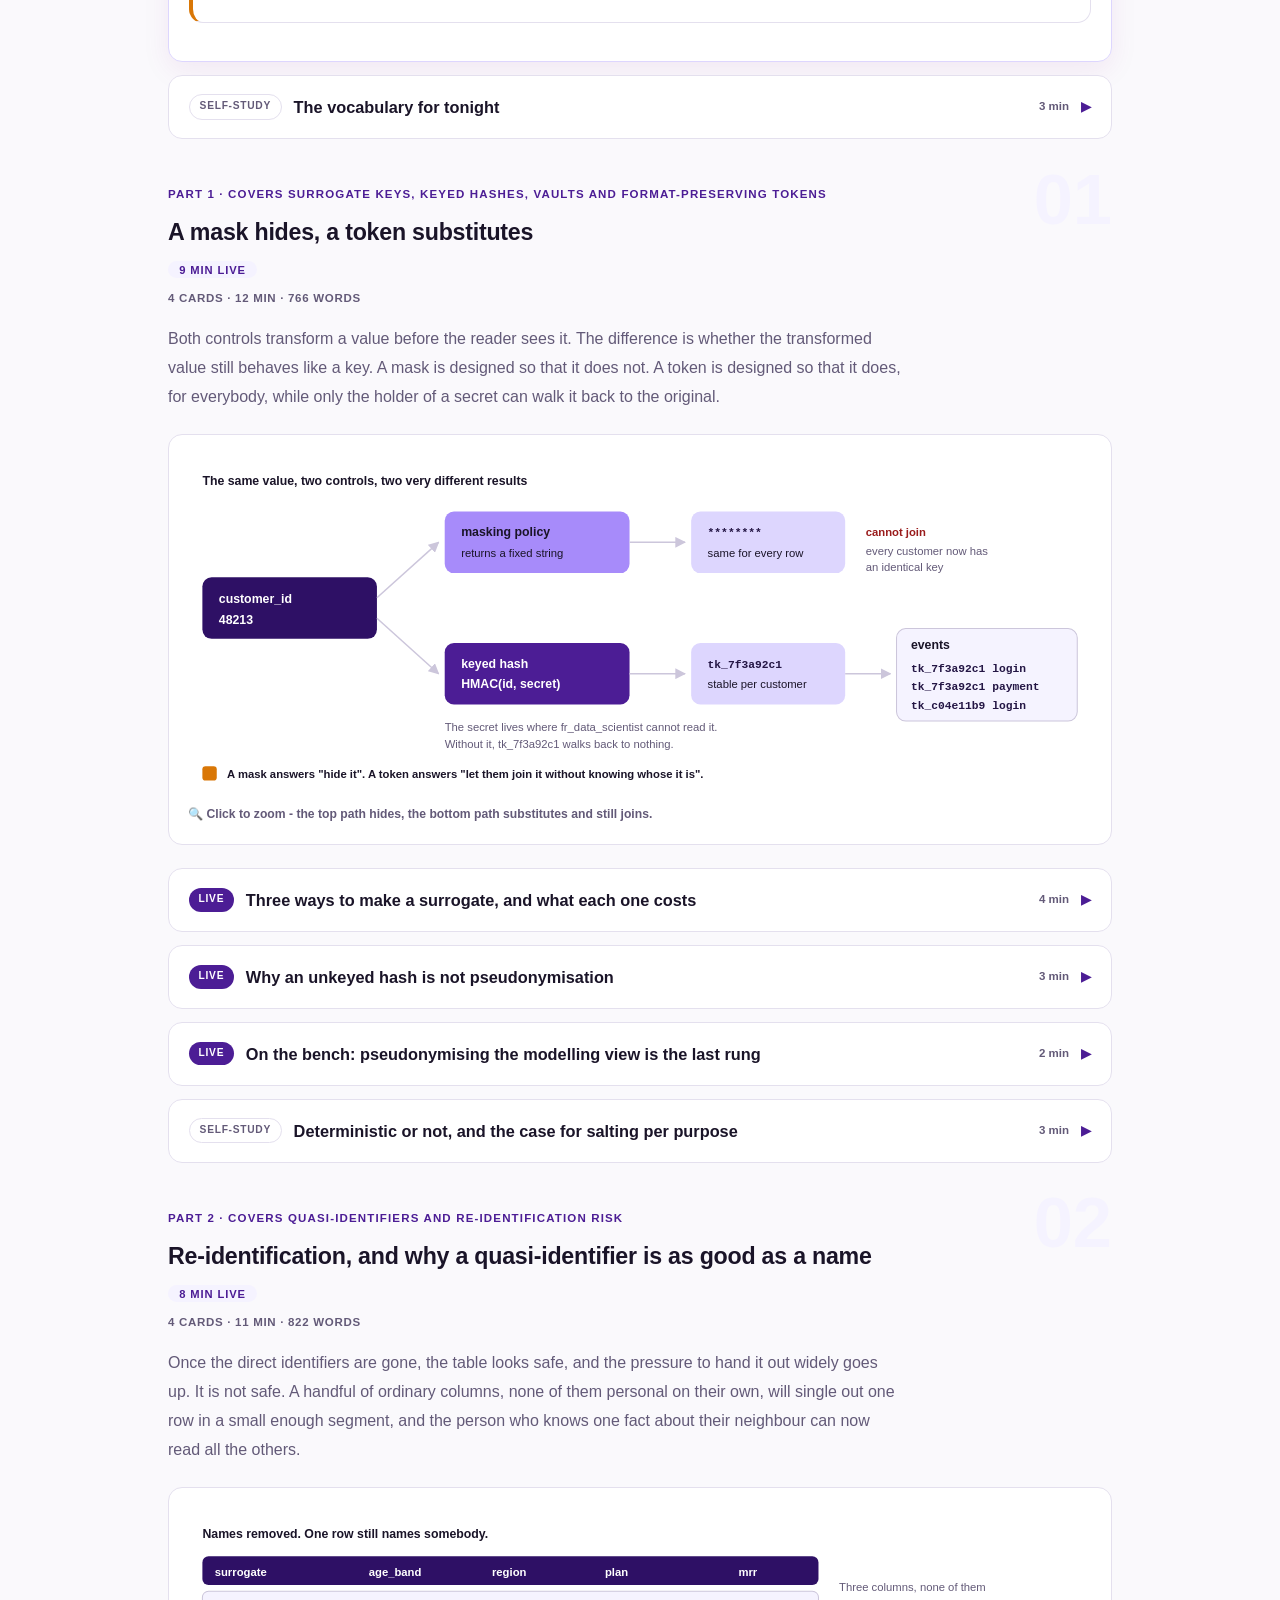
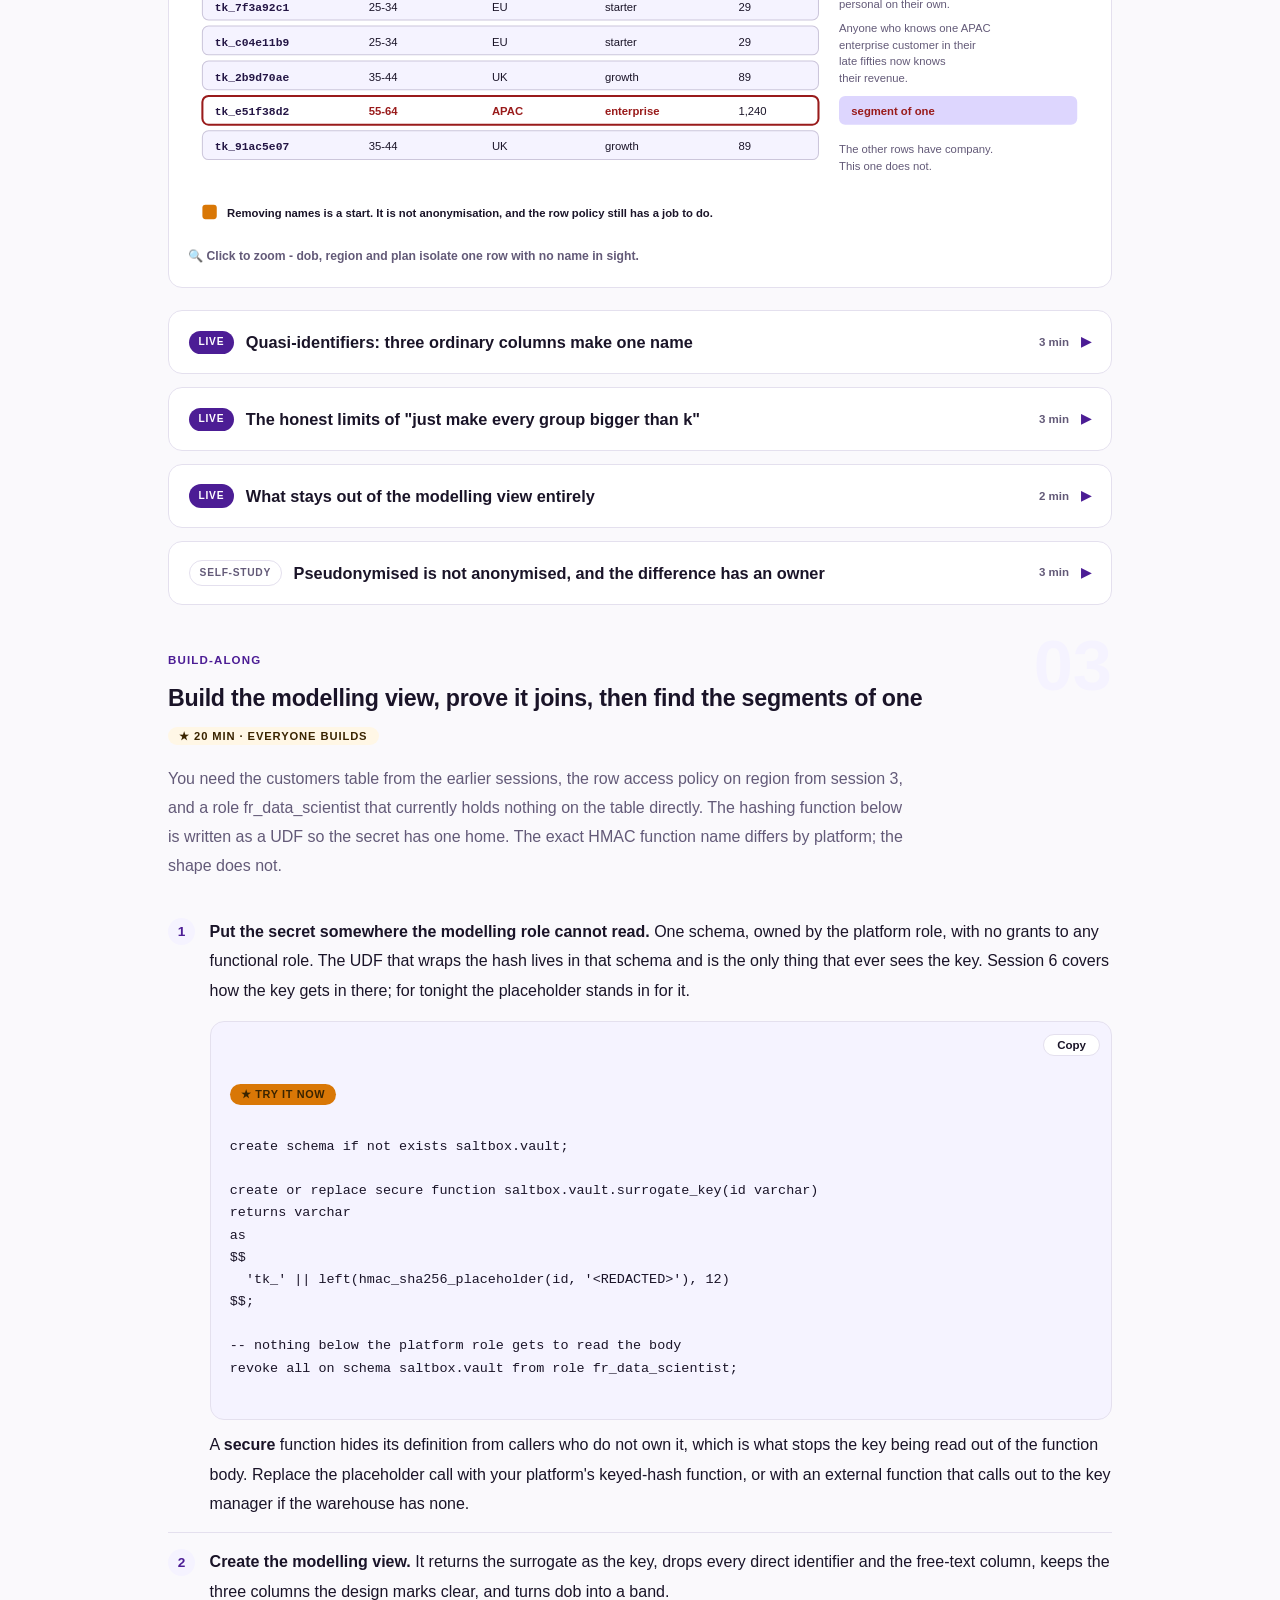
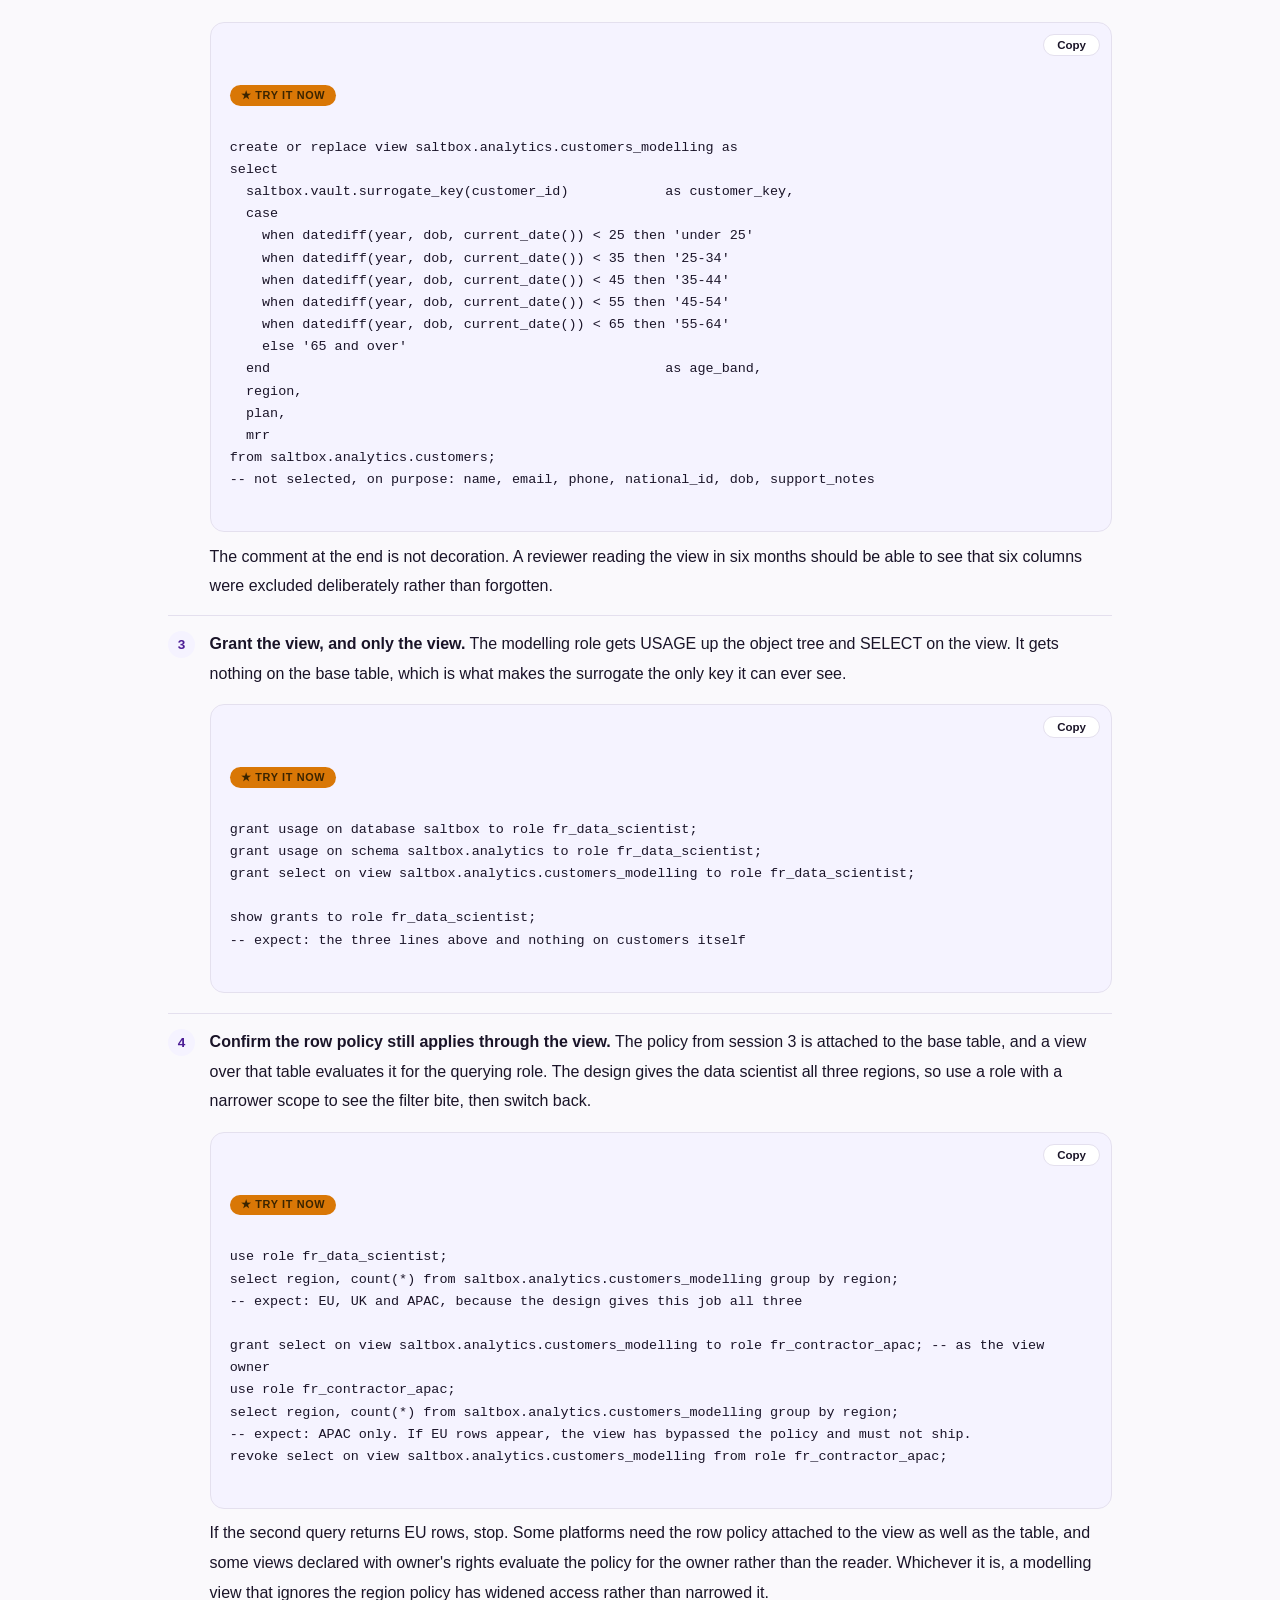
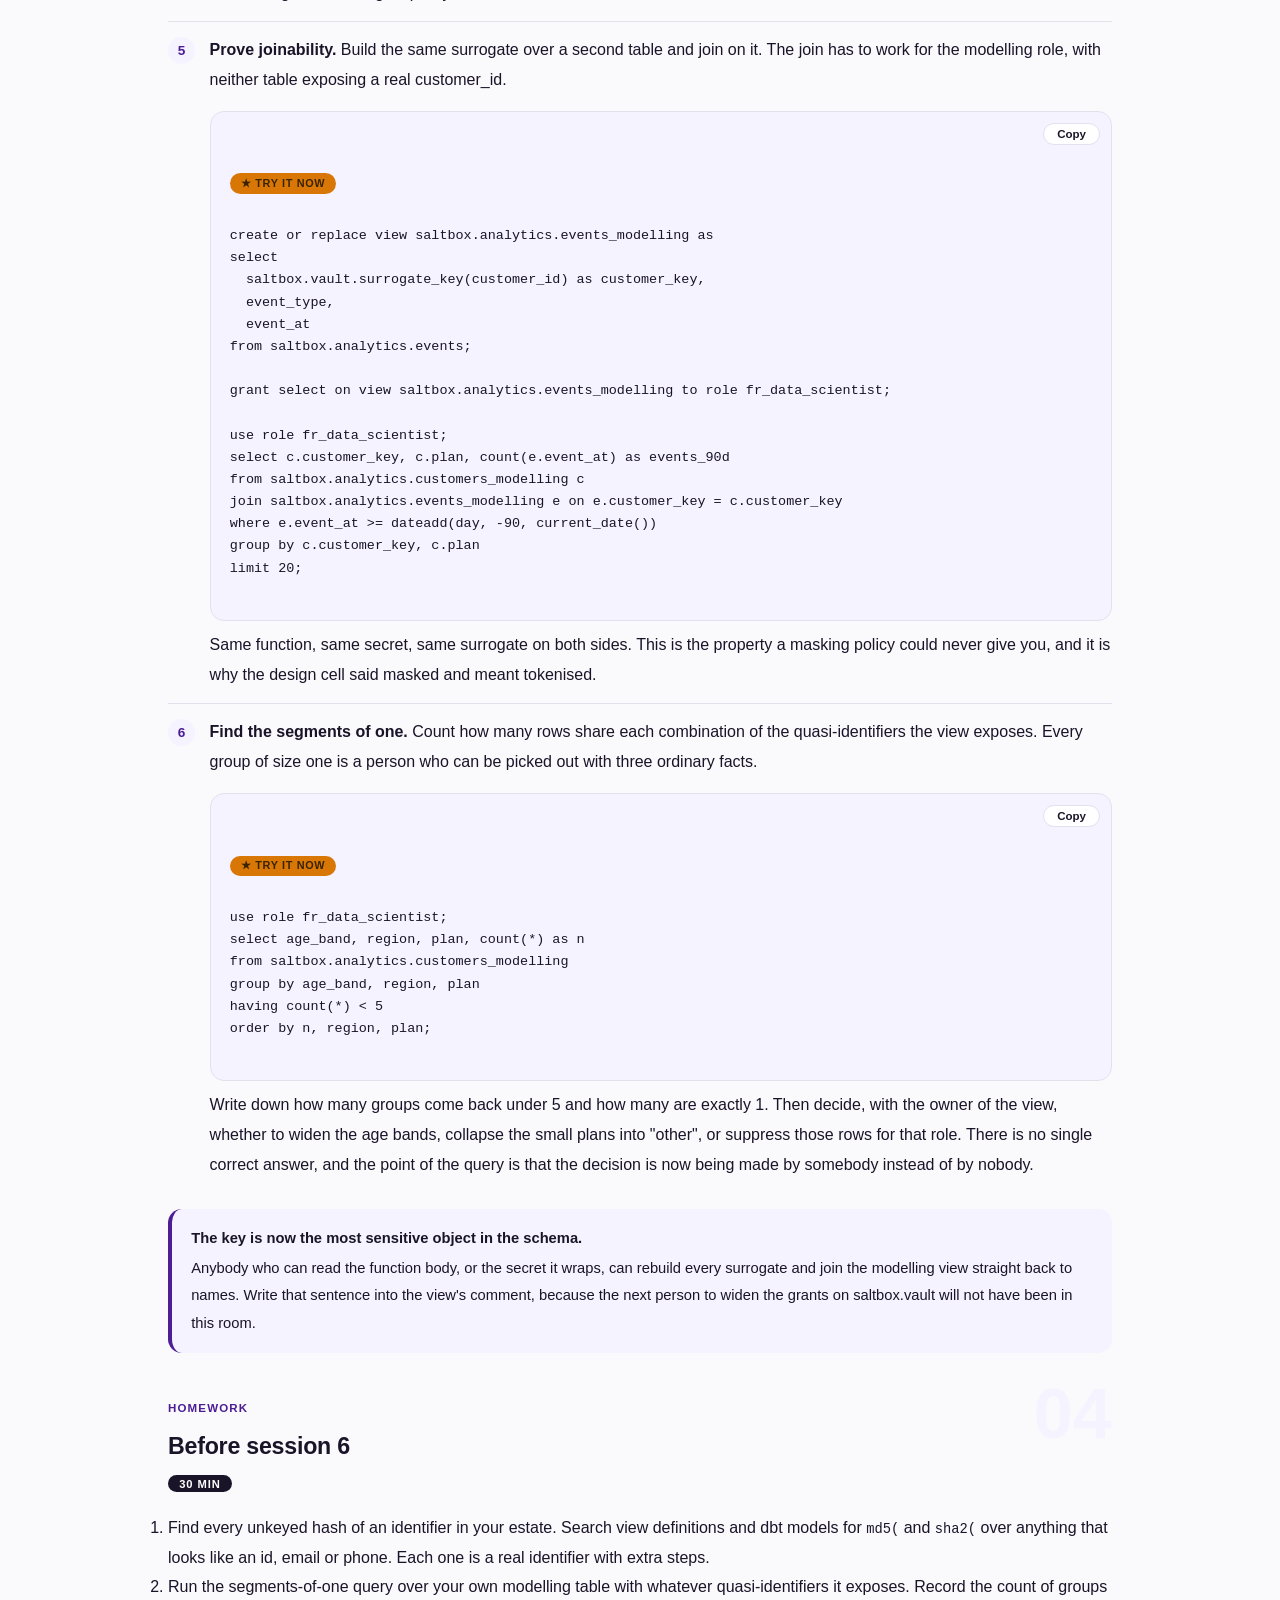
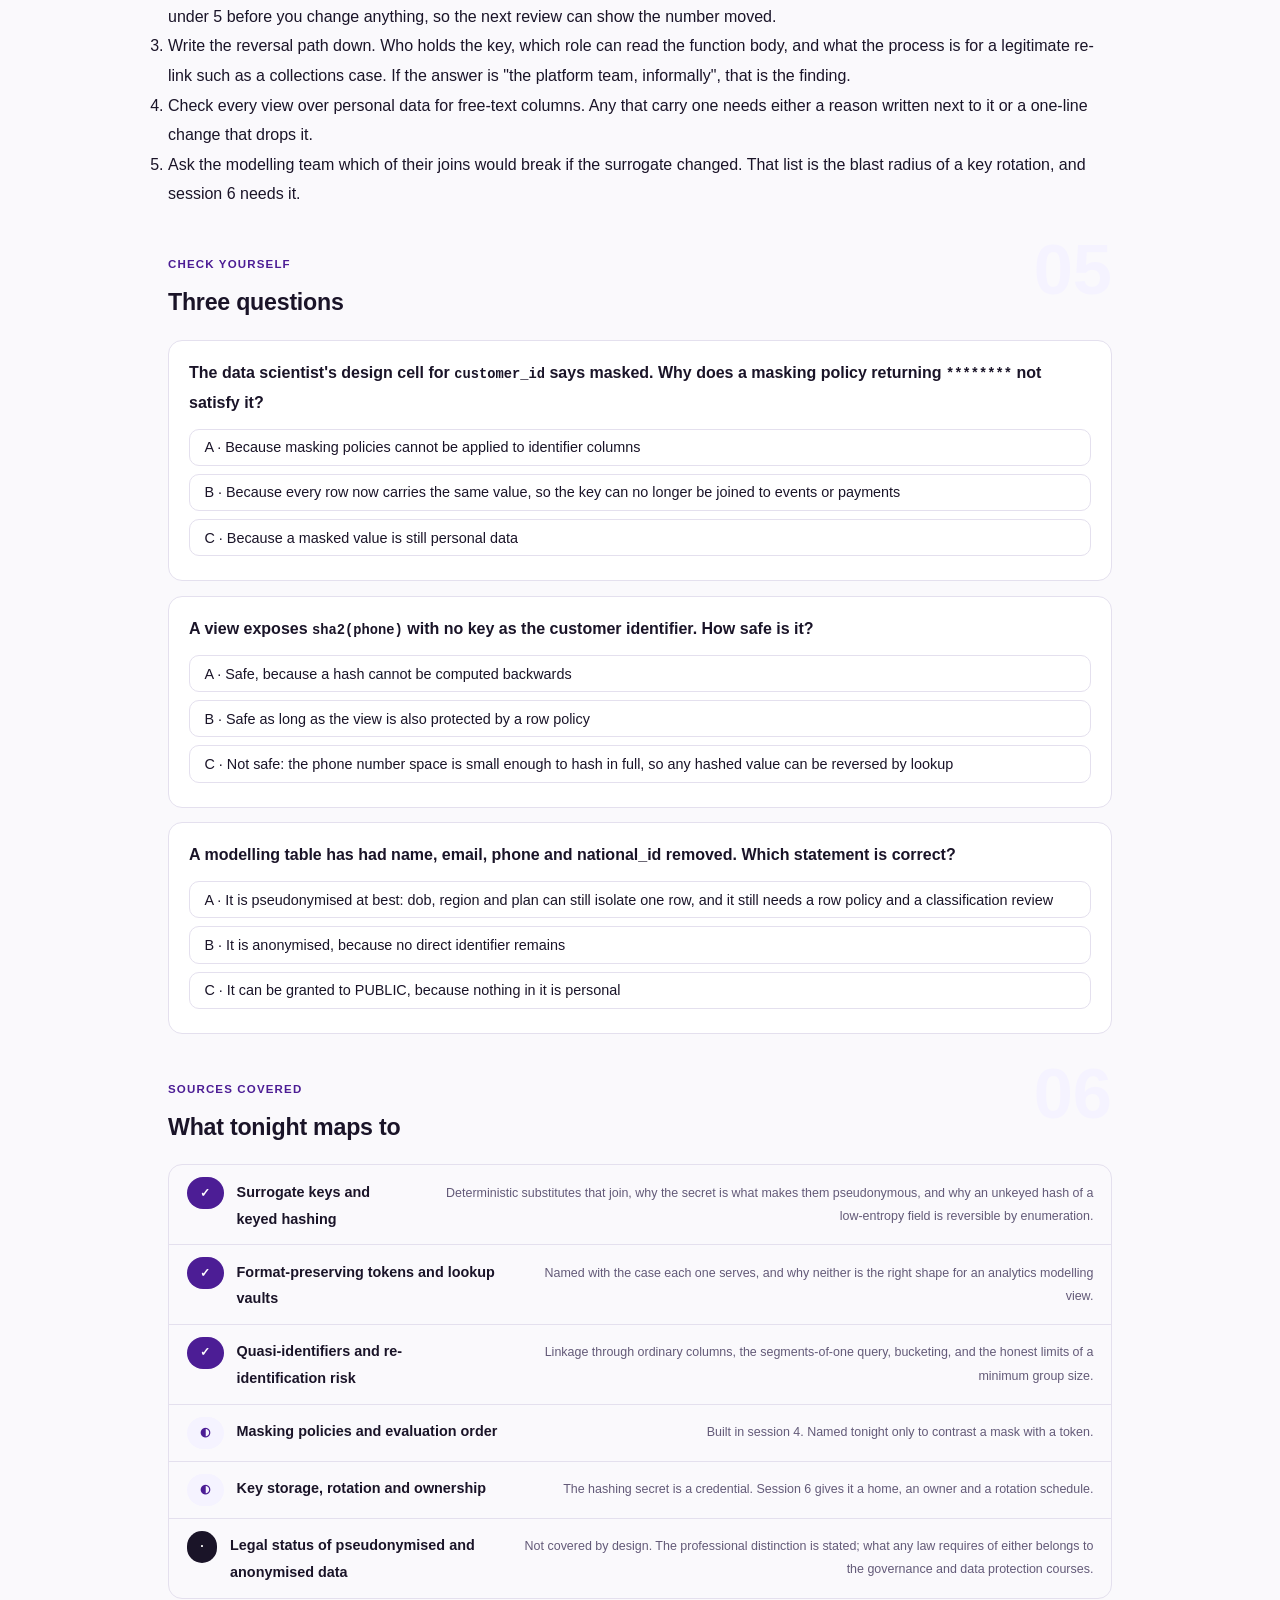
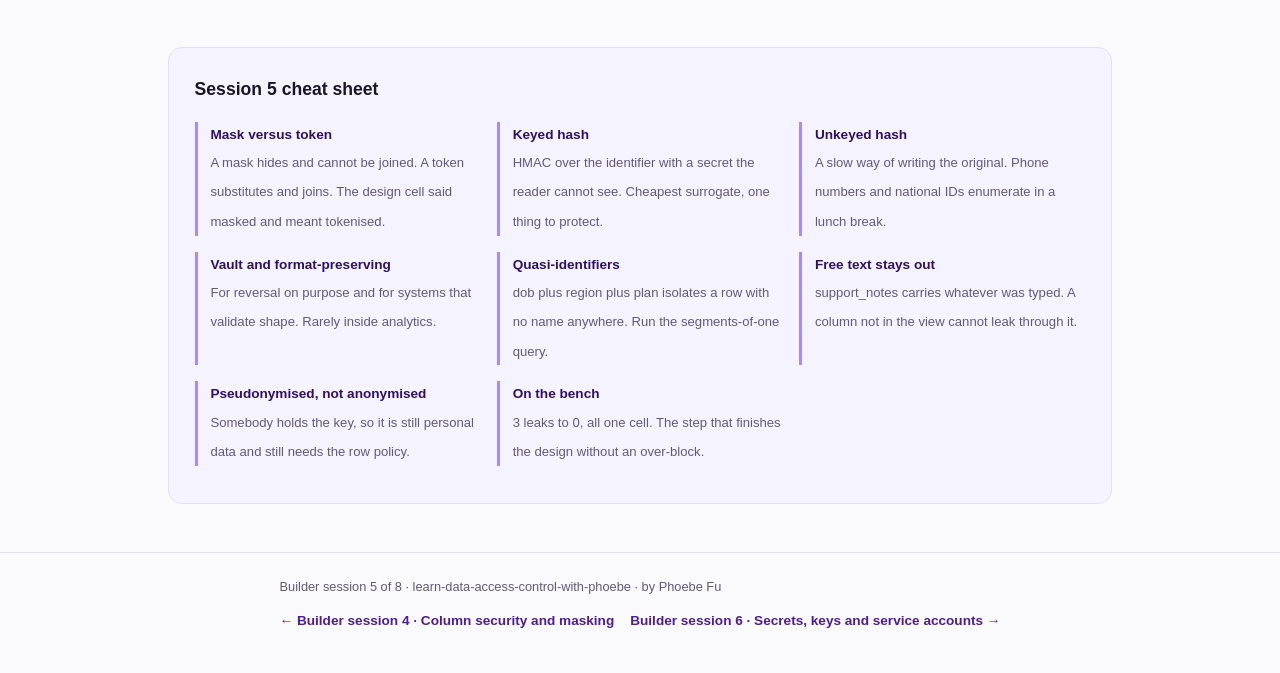
<file: courses/b5-tokenization.html>
<!DOCTYPE html>
<html lang="en">
<head>
<meta charset="UTF-8">
<meta name="viewport" content="width=device-width, initial-scale=1.0">
<!-- social:start -->
<meta name="description" content="Builder session 5 of 8. A mask hides, a token substitutes. Keyed hashes, lookup vaults and format-preserving tokens, why an unkeyed hash of a phone number is not pseudonymisation, and the quasi-identifier that singles out one person after every name is gone.">
<meta property="og:type" content="article">
<meta property="og:site_name" content="Learn with Phoebe">
<meta property="og:title" content="Tokenisation and pseudonymisation - learn data access control with phoebe">
<meta property="og:description" content="Builder session 5 of 8. Keys that join without identifying, and the modelling view that takes the last 3 leaks to 0.">
<meta property="og:url" content="https://phoebefu6.github.io/learn-data-access-control-with-phoebe/courses/b5-tokenization.html">
<meta property="og:image" content="https://phoebefu6.github.io/learn-data-access-control-with-phoebe/assets/og-cover.png">
<meta property="og:image:width" content="1200">
<meta property="og:image:height" content="630">
<meta name="twitter:card" content="summary_large_image">
<meta name="twitter:title" content="Tokenisation and pseudonymisation - learn data access control with phoebe">
<meta name="twitter:description" content="A mask hides, a token substitutes. The modelling view that joins without identifying anybody.">
<meta name="twitter:image" content="https://phoebefu6.github.io/learn-data-access-control-with-phoebe/assets/og-cover.png">
<!-- social:end -->
<title>Builder session 5 · Tokenisation and pseudonymisation - learn data access control with phoebe</title>
<link rel="stylesheet" href="../assets/style.css?v=24">
</head>
<body>

<div class="toolbar">
  <div class="wrap">
    <span class="crumb"><a href="../index.html">learn-data-access-control-with-phoebe</a> / Builder session 5 of 8</span>
    <button class="btn" id="toggle-all" type="button">Expand all</button>
    <button class="btn primary" id="zoom-toggle" type="button">Projector zoom: off</button>
  </div>
</div>

<header class="masthead">
  <div class="wrap">
    <div class="eyebrow">Learn Data Access Control with Phoebe · Builder session 5 of 8</div>
    <h1>Tokenisation and <span class="accent">pseudonymisation</span></h1>
    <p class="sub">Session 4 left one cell open in the design. The data scientist needs a customer key that is stable enough to join a year of events onto, and has no business knowing whose key it is. A masking policy cannot give them that, because a masked value cannot be joined on. Tonight is the control that can: a substitute key that is deterministic for whoever holds the secret and meaningless to everybody else. Then the uncomfortable part, which is that removing the names from a table does not stop it identifying people, and a modelling view still needs a row policy and a review.</p>
    <div class="chip-row">
      <span class="chip level">🟠 Advanced</span>
      <span class="chip audience">Analytics and platform engineers</span>
      <span class="chip audience">Data scientists who need the row and not the person</span>
      <span class="chip time">45 min</span>
    </div>
    <div class="agenda">
      <span class="a1" style="flex:1">0-3 · Welcome</span>
      <span class="a2" style="flex:5">3-20 · Keys that join without identifying</span>
      <span class="a3" style="flex:4">20-40 · Build-along: the modelling view</span>
      <span class="a4" style="flex:1">40-45 · Q&amp;A</span>
    </div>
  </div>
</header>

<main class="wrap">

  <!-- ============ INTRO ============ -->
  <section class="section" id="intro">
    <div class="section-kicker">
      <span class="klabel">Part 0</span>
      <h2>Where tonight sits in the track</h2>
    </div>
    <p class="lede">Sessions 1 to 4 built grants, a two-layer role hierarchy, a row access policy on region and masking policies on the contact and identity columns. On the bench that leaves <strong>3 leaks</strong>, and all three are the same cell: <strong>fr_data_scientist</strong> reading a real <code class="mono">customer_id</code> where the design asked for a pseudonym. Tonight closes that cell with a modelling view, which is the step that takes the bench to 0 leaks, 0 over-blocks and 0 standing privileges. Session 6 then protects the one secret this whole control depends on.</p>

    <div class="legend">
      <span class="pill">Live = presented in the 45 minutes</span>
      <span class="pill">Self-study = the full depth, after class</span>
      <span class="pill">🔍 Every diagram zooms</span>
    </div>

    <div class="callout win">
      <p><strong>★ What you walk out with tonight.</strong> The difference between a mask and a token, stated so you can defend it to a data scientist and to an auditor in the same sentence. Three ways to make a surrogate key and the one way that only looks like it works. A modelling view over customers that joins, models and cannot be reversed by the role that reads it. And a query that finds the segments of one, which is where the real re-identification risk lives.</p>
    </div>

    <details class="card" open>
      <summary><span class="mode live">Live</span>The cell that the last three leaks live in<span class="mini">3 min</span><span class="caret">▶</span></summary>
      <div class="body">
        <p>The written design from session 1 gives the data scientist <code class="mono">region</code>, <code class="mono">plan</code> and <code class="mono">mrr</code> in clear and <code class="mono">customer_id</code> masked. Every other cell for that job is empty. A churn model trained on that is fine: it needs behaviour per customer and a segment per customer, and it does not need to know that customer 48213 is a person called Mara in Lisbon.</p>
        <p>What the model does need is for customer 48213 to have the <em>same</em> key in the customers table, the events table and the payments table. A masking policy that returns <code class="mono">********</code> destroys that, because every row now has the same key. A masking policy that returns the last four characters gives a key that collides across thousands of customers. So the masked cell in the design is not asking for a mask at all; it is asking for a <strong>substitute</strong> that behaves like the real key in a join and like nothing in a lookup.</p>
        <div class="callout example">
          <span class="ex-pill">Real world</span>
          <p>Saltbox's first attempt was to give the modelling team the real customer_id "because it is just a number". Six months later a notebook in a shared folder joined that number to a marketing export with names in it, to check a hunch. The join took one line. Nobody had done anything they were not allowed to do, which is the point: the control was missing, not the intent.</p>
        </div>
      </div>
    </details>

    <details class="card">
      <summary><span class="mode self">Self-study</span>The vocabulary for tonight<span class="mini">3 min</span><span class="caret">▶</span></summary>
      <div class="body">
        <ul>
          <li><strong>Masking</strong> - transforming a column value at query time into something that hides it. Fixed strings, partial values, nulls. Session 4 built these.</li>
          <li><strong>Tokenisation</strong> - replacing a value with a substitute, the token, that stands in for it consistently. The same input gives the same token, so tokens join.</li>
          <li><strong>Surrogate key</strong> - a token used specifically as an identifier for joining. What the modelling view exposes instead of customer_id.</li>
          <li><strong>Pseudonymisation</strong> - processing personal data so it can no longer be attributed to a person without additional information, which is kept separately. Still personal data, because somebody holds the additional information.</li>
          <li><strong>Anonymisation</strong> - processing so that nobody, including the original holder, can re-link the data to a person. Much harder than it sounds, and the second half of tonight is about why.</li>
          <li><strong>Direct identifier</strong> - a column that names a person on its own: name, email, phone, national_id.</li>
          <li><strong>Quasi-identifier</strong> - a column that does not identify anybody alone but does in combination: dob, region, plan, a join date.</li>
        </ul>
      </div>
    </details>
  </section>

  <!-- ============ PART 1 ============ -->
  <section class="section" id="part-1">
    <div class="section-kicker">
      <span class="klabel">Part 1 · covers surrogate keys, keyed hashes, vaults and format-preserving tokens</span>
      <h2>A mask hides, a token substitutes</h2>
      <span class="tag concept">9 min live</span>
    </div>
    <p class="lede">Both controls transform a value before the reader sees it. The difference is whether the transformed value still behaves like a key. A mask is designed so that it does not. A token is designed so that it does, for everybody, while only the holder of a secret can walk it back to the original.</p>

    <figure class="zoomable">
      <svg viewBox="0 0 880 330" xmlns="http://www.w3.org/2000/svg" role="img" aria-label="One customer_id goes two ways. Through a masking policy it becomes a row of stars that cannot be joined to anything. Through a keyed hash with a secret the modelling role cannot read, it becomes a stable surrogate that joins to the same surrogate in a second table.">
        <style>
          .b5aT { font: 800 12px Inter, sans-serif; fill: #fff; }
          .b5aH { font: 800 12px Inter, sans-serif; fill: #1A1428; }
          .b5aB { font: 400 11px Inter, sans-serif; fill: #1A1428; }
          .b5aM { font: 400 11px Inter, sans-serif; fill: #635A78; }
          .b5aC { font: 600 11px 'JetBrains Mono', monospace; fill: #241645; }
          .b5aN { font: 700 11px Inter, sans-serif; fill: #1A1428; }
          .b5aR { font: 700 11px Inter, sans-serif; fill: #991B1B; }
        </style>
        <defs>
          <marker id="b5aAr" viewBox="0 0 10 10" refX="9" refY="5" markerWidth="7" markerHeight="7" orient="auto">
            <path d="M0,0 L10,5 L0,10 z" fill="#CCC6DB"></path>
          </marker>
        </defs>

        <text class="b5aH" x="14" y="30">The same value, two controls, two very different results</text>

        <rect x="14" y="120" width="170" height="60" rx="9" fill="#2E1065"></rect>
        <text class="b5aT" x="30" y="145">customer_id</text>
        <text class="b5aT" x="30" y="166">48213</text>

        <line x1="184" y1="140" x2="244" y2="86" stroke="#CCC6DB" stroke-width="1.5" marker-end="url(#b5aAr)"></line>
        <line x1="184" y1="160" x2="244" y2="214" stroke="#CCC6DB" stroke-width="1.5" marker-end="url(#b5aAr)"></line>

        <rect x="250" y="56" width="180" height="60" rx="9" fill="#A78BFA"></rect>
        <text class="b5aH" x="266" y="80">masking policy</text>
        <text class="b5aB" x="266" y="100">returns a fixed string</text>

        <line x1="430" y1="86" x2="484" y2="86" stroke="#CCC6DB" stroke-width="1.5" marker-end="url(#b5aAr)"></line>

        <rect x="490" y="56" width="150" height="60" rx="9" fill="#DDD6FE"></rect>
        <text class="b5aC" x="506" y="80">********</text>
        <text class="b5aB" x="506" y="100">same for every row</text>

        <text class="b5aR" x="660" y="80">cannot join</text>
        <text class="b5aM" x="660" y="98">every customer now has</text>
        <text class="b5aM" x="660" y="114">an identical key</text>

        <rect x="250" y="184" width="180" height="60" rx="9" fill="#4C1D95"></rect>
        <text class="b5aT" x="266" y="208">keyed hash</text>
        <text class="b5aT" x="266" y="228">HMAC(id, secret)</text>

        <line x1="430" y1="214" x2="484" y2="214" stroke="#CCC6DB" stroke-width="1.5" marker-end="url(#b5aAr)"></line>

        <rect x="490" y="184" width="150" height="60" rx="9" fill="#DDD6FE"></rect>
        <text class="b5aC" x="506" y="208">tk_7f3a92c1</text>
        <text class="b5aB" x="506" y="228">stable per customer</text>

        <line x1="640" y1="214" x2="684" y2="214" stroke="#CCC6DB" stroke-width="1.5" marker-end="url(#b5aAr)"></line>

        <rect x="690" y="170" width="176" height="90" rx="9" fill="#F5F3FF" stroke="#CCC6DB"></rect>
        <text class="b5aH" x="704" y="190">events</text>
        <text class="b5aC" x="704" y="212">tk_7f3a92c1  login</text>
        <text class="b5aC" x="704" y="230">tk_7f3a92c1  payment</text>
        <text class="b5aC" x="704" y="248">tk_c04e11b9  login</text>

        <text class="b5aM" x="250" y="270">The secret lives where fr_data_scientist cannot read it.</text>
        <text class="b5aM" x="250" y="286">Without it, tk_7f3a92c1 walks back to nothing.</text>

        <rect x="14" y="304" width="14" height="14" rx="3" fill="#D97706"></rect>
        <text class="b5aN" x="38" y="316">A mask answers "hide it". A token answers "let them join it without knowing whose it is".</text>
      </svg>
      <figcaption>🔍 Click to zoom - the top path hides, the bottom path substitutes and still joins.</figcaption>
    </figure>

    <details class="card">
      <summary><span class="mode live">Live</span>Three ways to make a surrogate, and what each one costs<span class="mini">4 min</span><span class="caret">▶</span></summary>
      <div class="body">
        <p>Every tokenisation scheme is a deterministic function from the real identifier to a substitute, plus some arrangement for who can reverse it. Three shapes cover almost every warehouse.</p>
        <table class="clean">
          <thead>
            <tr><th>Shape</th><th>How it works</th><th>Reversible by</th><th>Cost</th></tr>
          </thead>
          <tbody>
            <tr><td>Keyed hash</td><td>HMAC over the identifier with a secret key. Same input and key, same output, every time</td><td>Nobody directly. Whoever holds the key can re-compute and match</td><td>Cheapest. One secret to protect, no extra table</td></tr>
            <tr><td>Lookup vault</td><td>A separate table mapping real value to a random surrogate, written once</td><td>Whoever can read the vault table</td><td>A second object with its own grants, and a write path to secure</td></tr>
            <tr><td>Format-preserving token</td><td>A token with the same shape as the original: 16 digits for a card number, a valid-looking phone number</td><td>Whoever holds the tokenisation key</td><td>The only option when a downstream system validates the shape of the value</td></tr>
          </tbody>
        </table>
        <p>For a modelling view the keyed hash wins, because a surrogate key has no format to preserve and no downstream system to satisfy. The vault earns its place when values must be reversed for a business reason, such as a collections team that needs to reach the real customer from a flagged surrogate. The format-preserving token is a payments-system control and almost never belongs inside an analytics warehouse.</p>
      </div>
    </details>

    <details class="card">
      <summary><span class="mode live">Live</span>Why an unkeyed hash is not pseudonymisation<span class="mini">3 min</span><span class="caret">▶</span></summary>
      <div class="body">
        <p>The tempting shortcut is <code class="mono">sha2(national_id)</code> with no key. It looks irreversible, because a hash cannot be computed backwards. It is reversible in practice within minutes, because nobody needs to compute it backwards: they compute it forwards for every possible input and look up the match.</p>
        <ul>
          <li><strong>A national ID space is small.</strong> A few hundred million valid values at most for one country, and often far fewer once the check digit and date structure are respected. Hashing all of them is a lunch-break job on a laptop.</li>
          <li><strong>A phone number space is smaller.</strong> One country code, a known set of prefixes, seven to nine remaining digits. Hash the whole space once, keep the table forever, reverse any hashed phone number by lookup.</li>
          <li><strong>An email is not much better.</strong> Most addresses follow a handful of patterns over a name and a few dozen domains, and the names are already in the table next door.</li>
        </ul>
        <p>The secret in a keyed hash is what makes enumeration useless: the attacker would need to hash every candidate with a key they do not have. Take the key away and the hash is a slow way of writing the original value. That is why <code class="mono">md5(customer_id)</code> in a modelling view is a real customer_id for bench purposes, and would still count as a leak.</p>
        <div class="callout tip">
          <p><strong>The secret decides who the reader is.</strong> Anybody who can read the hashing key can regenerate every token, so the key is exactly as sensitive as the column it protects. Session 6 treats it as a credential, with rotation, an owner and a storage rule, because that is what it is.</p>
        </div>
      </div>
    </details>

    <details class="card">
      <summary><span class="mode live">Live</span>On the bench: pseudonymising the modelling view is the last rung<span class="mini">2 min</span><span class="caret">▶</span></summary>
      <div class="body">
        <p>Session 8 scores the finished policy set against 150 concrete requests, and the ladder it climbs ends with tonight's control.</p>
        <table class="clean">
          <thead>
            <tr><th>Policies on</th><th>Leaks</th><th>Over-blocks</th><th>Standing privileges</th></tr>
          </thead>
          <tbody>
            <tr><td>+ row access policy on region</td><td>3</td><td>0</td><td>1</td></tr>
            <tr><td>+ pseudonymise the modelling view</td><td><strong>0</strong></td><td><strong>0</strong></td><td><strong>0</strong></td></tr>
          </tbody>
        </table>
        <p>The 3 leaks before this step are all one cell: the data scientist holding a real <code class="mono">customer_id</code>, in each of the three regions they cover, where the design said masked. The 1 standing privilege is the same cell counted the other way. A masking policy on customer_id for that role would also clear the leaks and would break the model. The surrogate key clears them and keeps the join, which is why it is the control that finishes the design instead of a tightening that costs somebody their job.</p>
      </div>
    </details>

    <details class="card">
      <summary><span class="mode self">Self-study</span>Deterministic or not, and the case for salting per purpose<span class="mini">3 min</span><span class="caret">▶</span></summary>
      <div class="body">
        <p>A surrogate key has to be deterministic within one modelling estate, or the joins fail. It does not have to be the same surrogate everywhere.</p>
        <ul>
          <li><strong>One key per purpose.</strong> Hashing with a different secret for the churn model and for the fraud team means a token leaked from one cannot be joined to the other. The cost is that the two teams cannot join to each other either, which is often exactly the separation the design wanted.</li>
          <li><strong>One key per period.</strong> Rotating the secret annually and re-tokenising means an old export goes stale. Nothing built on it can be joined to fresh data, which limits the life of anything that walked out of the door.</li>
          <li><strong>Never per row.</strong> A random salt per row is a random value, not a token, and it destroys the join. This is the mistake people make when they have heard that salting is good and have not asked what it is for.</li>
        </ul>
        <p>Decide the granularity before writing the view, because changing it later means re-issuing every surrogate to every consumer at once.</p>
      </div>
    </details>
  </section>

  <!-- ============ PART 2 ============ -->
  <section class="section" id="part-2">
    <div class="section-kicker">
      <span class="klabel">Part 2 · covers quasi-identifiers and re-identification risk</span>
      <h2>Re-identification, and why a quasi-identifier is as good as a name</h2>
      <span class="tag concept">8 min live</span>
    </div>
    <p class="lede">Once the direct identifiers are gone, the table looks safe, and the pressure to hand it out widely goes up. It is not safe. A handful of ordinary columns, none of them personal on their own, will single out one row in a small enough segment, and the person who knows one fact about their neighbour can now read all the others.</p>

    <figure class="zoomable">
      <svg viewBox="0 0 880 320" xmlns="http://www.w3.org/2000/svg" role="img" aria-label="A modelling table with every direct identifier removed. Five rows show a surrogate key, an age band, a region, a plan and monthly revenue. Four rows share their age band, region and plan with at least one other row. One row, aged 55 to 64 in APAC on the enterprise plan, is the only one with that combination and is marked in red as a segment of one.">
        <style>
          .b5bH { font: 800 12px Inter, sans-serif; fill: #1A1428; }
          .b5bT { font: 800 11px Inter, sans-serif; fill: #fff; }
          .b5bB { font: 400 11px Inter, sans-serif; fill: #1A1428; }
          .b5bC { font: 600 11px 'JetBrains Mono', monospace; fill: #241645; }
          .b5bM { font: 400 11px Inter, sans-serif; fill: #635A78; }
          .b5bN { font: 700 11px Inter, sans-serif; fill: #1A1428; }
          .b5bR { font: 700 11px Inter, sans-serif; fill: #991B1B; }
        </style>

        <text class="b5bH" x="14" y="30">Names removed. One row still names somebody.</text>

        <rect x="14" y="48" width="600" height="28" rx="6" fill="#2E1065"></rect>
        <text class="b5bT" x="26" y="67">surrogate</text>
        <text class="b5bT" x="176" y="67">age_band</text>
        <text class="b5bT" x="296" y="67">region</text>
        <text class="b5bT" x="406" y="67">plan</text>
        <text class="b5bT" x="536" y="67">mrr</text>

        <rect x="14" y="82" width="600" height="28" rx="6" fill="#F5F3FF" stroke="#CCC6DB"></rect>
        <text class="b5bC" x="26" y="101">tk_7f3a92c1</text>
        <text class="b5bB" x="176" y="101">25-34</text>
        <text class="b5bB" x="296" y="101">EU</text>
        <text class="b5bB" x="406" y="101">starter</text>
        <text class="b5bB" x="536" y="101">29</text>

        <rect x="14" y="116" width="600" height="28" rx="6" fill="#F5F3FF" stroke="#CCC6DB"></rect>
        <text class="b5bC" x="26" y="135">tk_c04e11b9</text>
        <text class="b5bB" x="176" y="135">25-34</text>
        <text class="b5bB" x="296" y="135">EU</text>
        <text class="b5bB" x="406" y="135">starter</text>
        <text class="b5bB" x="536" y="135">29</text>

        <rect x="14" y="150" width="600" height="28" rx="6" fill="#F5F3FF" stroke="#CCC6DB"></rect>
        <text class="b5bC" x="26" y="169">tk_2b9d70ae</text>
        <text class="b5bB" x="176" y="169">35-44</text>
        <text class="b5bB" x="296" y="169">UK</text>
        <text class="b5bB" x="406" y="169">growth</text>
        <text class="b5bB" x="536" y="169">89</text>

        <rect x="14" y="184" width="600" height="28" rx="6" fill="#fff" stroke="#991B1B" stroke-width="2"></rect>
        <text class="b5bC" x="26" y="203">tk_e51f38d2</text>
        <text class="b5bR" x="176" y="203">55-64</text>
        <text class="b5bR" x="296" y="203">APAC</text>
        <text class="b5bR" x="406" y="203">enterprise</text>
        <text class="b5bB" x="536" y="203">1,240</text>

        <rect x="14" y="218" width="600" height="28" rx="6" fill="#F5F3FF" stroke="#CCC6DB"></rect>
        <text class="b5bC" x="26" y="237">tk_91ac5e07</text>
        <text class="b5bB" x="176" y="237">35-44</text>
        <text class="b5bB" x="296" y="237">UK</text>
        <text class="b5bB" x="406" y="237">growth</text>
        <text class="b5bB" x="536" y="237">89</text>

        <rect x="634" y="184" width="232" height="28" rx="6" fill="#DDD6FE"></rect>
        <text class="b5bR" x="646" y="203">segment of one</text>

        <text class="b5bM" x="634" y="82">Three columns, none of them</text>
        <text class="b5bM" x="634" y="98">personal on their own.</text>
        <text class="b5bM" x="634" y="122">Anyone who knows one APAC</text>
        <text class="b5bM" x="634" y="138">enterprise customer in their</text>
        <text class="b5bM" x="634" y="154">late fifties now knows</text>
        <text class="b5bM" x="634" y="170">their revenue.</text>

        <text class="b5bM" x="634" y="240">The other rows have company.</text>
        <text class="b5bM" x="634" y="256">This one does not.</text>

        <rect x="14" y="290" width="14" height="14" rx="3" fill="#D97706"></rect>
        <text class="b5bN" x="38" y="302">Removing names is a start. It is not anonymisation, and the row policy still has a job to do.</text>
      </svg>
      <figcaption>🔍 Click to zoom - dob, region and plan isolate one row with no name in sight.</figcaption>
    </figure>

    <details class="card">
      <summary><span class="mode live">Live</span>Quasi-identifiers: three ordinary columns make one name<span class="mini">3 min</span><span class="caret">▶</span></summary>
      <div class="body">
        <p>A quasi-identifier is a column that would never be classified as personal on its own and still narrows the population. Date of birth alone matches thousands of people. Region alone matches a third of the table. Plan alone matches a quarter. Together, in a segment with a few hundred customers, they frequently match exactly one.</p>
        <ul>
          <li><strong>The linkage attack is the ordinary case, not the exotic one.</strong> The attacker is a colleague, a contractor or a former employee who knows one true fact about one customer: their approximate age, their region, their plan. The table hands them the rest.</li>
          <li><strong>Bucketing helps and does not finish the job.</strong> Turning dob into a ten-year band collapses many segments of one into segments of many. Some remain, and the query in the build-along finds them.</li>
          <li><strong>Small regions are the danger.</strong> A segment of one in the EU with 60,000 customers is rare. In a country with 400 customers it is the norm, and a regional filter on the view makes the problem worse rather than better for the person reading that region.</li>
        </ul>
      </div>
    </details>

    <details class="card">
      <summary><span class="mode live">Live</span>The honest limits of "just make every group bigger than k"<span class="mini">3 min</span><span class="caret">▶</span></summary>
      <div class="body">
        <p>The natural response is a rule: no combination of quasi-identifiers may appear fewer than k times, and suppress or generalise the rows that break it. That rule has a name, k-anonymity, and it is a reasonable review check. It is not a guarantee, for two reasons that matter in a warehouse.</p>
        <ul>
          <li><strong>Groups can be uniform.</strong> Five people share an age band, region and plan, so the group is safe under k = 5. All five have mrr 1,240 and a support flag for arrears. The attacker learns the sensitive value without needing to know which of the five is their target.</li>
          <li><strong>Tables get joined.</strong> A view that is k-anonymous alone stops being so the moment somebody joins it to a second table with a different set of columns. The surrogate key that makes the modelling view useful is exactly what makes that join possible.</li>
        </ul>
        <p>The professional conclusion is not to abandon the check. It is that removing names is not anonymisation, that a modelling view is still a view over personal data, and that it therefore still needs the row policy from session 3, a classification review of every column it exposes, and a named owner. The statistics of how much residual risk is acceptable is a separate discipline with its own literature, and the warehouse job is to make sure the question gets asked.</p>
        <div class="callout example">
          <span class="ex-pill">Real world</span>
          <p>A Saltbox analyst built a "safe" customer extract for an agency: no names, no contact details, dob bucketed to year. The agency's first slide showed the ten highest-revenue accounts by birth year and city. Three of the ten were single-customer cells, and one of them was a board member's company. The extract had passed a review that only checked for direct identifiers.</p>
        </div>
      </div>
    </details>

    <details class="card">
      <summary><span class="mode live">Live</span>What stays out of the modelling view entirely<span class="mini">2 min</span><span class="caret">▶</span></summary>
      <div class="body">
        <p>Some columns cannot be made safe by transformation, because their content is not known in advance. <code class="mono">support_notes</code> is the example on this table and every estate has one.</p>
        <ul>
          <li><strong>Free text carries whatever an agent typed.</strong> Over a year that includes full names, phone numbers read out and written down, card numbers, medical circumstances offered as a reason for late payment, and once in a while a password. No masking policy can find all of it and no hash can pseudonymise it.</li>
          <li><strong>The design already said no.</strong> The data scientist's row in the access design has an empty cell for support_notes. The view simply does not select the column, which is the cheapest control there is: a column that is not in the view cannot leak through the view.</li>
          <li><strong>If the model needs the text, the text needs its own pipeline.</strong> Redaction, review, and a separate view with a separate grant. Not a column quietly added to the modelling view because the notebook would be more interesting with it.</li>
        </ul>
      </div>
    </details>

    <details class="card">
      <summary><span class="mode self">Self-study</span>Pseudonymised is not anonymised, and the difference has an owner<span class="mini">3 min</span><span class="caret">▶</span></summary>
      <div class="body">
        <p>Two words get used interchangeably in review meetings and describe different things. As a professional distinction, stated without any claim about what a particular law requires:</p>
        <table class="clean">
          <thead>
            <tr><th></th><th>Pseudonymised</th><th>Anonymised</th></tr>
          </thead>
          <tbody>
            <tr><td>Can somebody re-link it?</td><td>Yes, whoever holds the key or the vault</td><td>Nobody, including the original holder</td></tr>
            <tr><td>Is it still personal data?</td><td>Yes. It describes a person somebody can identify</td><td>No, if the claim genuinely holds</td></tr>
            <tr><td>Does it need a row policy and a review?</td><td>Yes</td><td>The review is what establishes the claim</td></tr>
            <tr><td>Where does it usually sit?</td><td>The modelling view built tonight</td><td>Published statistics, aggregated and thresholded</td></tr>
          </tbody>
        </table>
        <p>The modelling view is pseudonymised. The hashing key exists, somebody holds it, and with it every surrogate walks back to a customer_id. That is a deliberate design choice, because a model that produces a churn score has to be able to reach the customer it scored. It also means the view stays inside every control that applies to the base table. What a given jurisdiction requires of pseudonymised data, and when a dataset legally counts as anonymised, are questions for the governance and data protection courses; the warehouse job is to be honest about which of the two words applies.</p>
      </div>
    </details>
  </section>

  <!-- ============ DEMO ============ -->
  <section class="section" id="demo-1">
    <div class="section-kicker">
      <span class="klabel">Build-along</span>
      <h2>Build the modelling view, prove it joins, then find the segments of one</h2>
      <span class="tag demo">★ 20 min · everyone builds</span>
    </div>
    <p class="lede">You need the customers table from the earlier sessions, the row access policy on region from session 3, and a role fr_data_scientist that currently holds nothing on the table directly. The hashing function below is written as a UDF so the secret has one home. The exact HMAC function name differs by platform; the shape does not.</p>

    <div class="steps">
      <div class="step">
        <p><strong>Put the secret somewhere the modelling role cannot read.</strong> One schema, owned by the platform role, with no grants to any functional role. The UDF that wraps the hash lives in that schema and is the only thing that ever sees the key. Session 6 covers how the key gets in there; for tonight the placeholder stands in for it.</p>
        <div class="prompt-box good">
          <span class="label">★ Try it now</span>
create schema if not exists saltbox.vault;

create or replace secure function saltbox.vault.surrogate_key(id varchar)
returns varchar
as
$$
  'tk_' || left(hmac_sha256_placeholder(id, '&lt;REDACTED&gt;'), 12)
$$;

-- nothing below the platform role gets to read the body
revoke all on schema saltbox.vault from role fr_data_scientist;
        </div>
        <p>A <strong>secure</strong> function hides its definition from callers who do not own it, which is what stops the key being read out of the function body. Replace the placeholder call with your platform's keyed-hash function, or with an external function that calls out to the key manager if the warehouse has none.</p>
      </div>

      <div class="step">
        <p><strong>Create the modelling view.</strong> It returns the surrogate as the key, drops every direct identifier and the free-text column, keeps the three columns the design marks clear, and turns dob into a band.</p>
        <div class="prompt-box good">
          <span class="label">★ Try it now</span>
create or replace view saltbox.analytics.customers_modelling as
select
  saltbox.vault.surrogate_key(customer_id)            as customer_key,
  case
    when datediff(year, dob, current_date()) &lt; 25 then 'under 25'
    when datediff(year, dob, current_date()) &lt; 35 then '25-34'
    when datediff(year, dob, current_date()) &lt; 45 then '35-44'
    when datediff(year, dob, current_date()) &lt; 55 then '45-54'
    when datediff(year, dob, current_date()) &lt; 65 then '55-64'
    else '65 and over'
  end                                                 as age_band,
  region,
  plan,
  mrr
from saltbox.analytics.customers;
-- not selected, on purpose: name, email, phone, national_id, dob, support_notes
        </div>
        <p>The comment at the end is not decoration. A reviewer reading the view in six months should be able to see that six columns were excluded deliberately rather than forgotten.</p>
      </div>

      <div class="step">
        <p><strong>Grant the view, and only the view.</strong> The modelling role gets USAGE up the object tree and SELECT on the view. It gets nothing on the base table, which is what makes the surrogate the only key it can ever see.</p>
        <div class="prompt-box good">
          <span class="label">★ Try it now</span>
grant usage on database saltbox to role fr_data_scientist;
grant usage on schema saltbox.analytics to role fr_data_scientist;
grant select on view saltbox.analytics.customers_modelling to role fr_data_scientist;

show grants to role fr_data_scientist;
-- expect: the three lines above and nothing on customers itself
        </div>
      </div>

      <div class="step">
        <p><strong>Confirm the row policy still applies through the view.</strong> The policy from session 3 is attached to the base table, and a view over that table evaluates it for the querying role. The design gives the data scientist all three regions, so use a role with a narrower scope to see the filter bite, then switch back.</p>
        <div class="prompt-box good">
          <span class="label">★ Try it now</span>
use role fr_data_scientist;
select region, count(*) from saltbox.analytics.customers_modelling group by region;
-- expect: EU, UK and APAC, because the design gives this job all three

grant select on view saltbox.analytics.customers_modelling to role fr_contractor_apac; -- as the view owner
use role fr_contractor_apac;
select region, count(*) from saltbox.analytics.customers_modelling group by region;
-- expect: APAC only. If EU rows appear, the view has bypassed the policy and must not ship.
revoke select on view saltbox.analytics.customers_modelling from role fr_contractor_apac;
        </div>
        <p>If the second query returns EU rows, stop. Some platforms need the row policy attached to the view as well as the table, and some views declared with owner's rights evaluate the policy for the owner rather than the reader. Whichever it is, a modelling view that ignores the region policy has widened access rather than narrowed it.</p>
      </div>

      <div class="step">
        <p><strong>Prove joinability.</strong> Build the same surrogate over a second table and join on it. The join has to work for the modelling role, with neither table exposing a real customer_id.</p>
        <div class="prompt-box good">
          <span class="label">★ Try it now</span>
create or replace view saltbox.analytics.events_modelling as
select
  saltbox.vault.surrogate_key(customer_id) as customer_key,
  event_type,
  event_at
from saltbox.analytics.events;

grant select on view saltbox.analytics.events_modelling to role fr_data_scientist;

use role fr_data_scientist;
select c.customer_key, c.plan, count(e.event_at) as events_90d
from saltbox.analytics.customers_modelling c
join saltbox.analytics.events_modelling e on e.customer_key = c.customer_key
where e.event_at >= dateadd(day, -90, current_date())
group by c.customer_key, c.plan
limit 20;
        </div>
        <p>Same function, same secret, same surrogate on both sides. This is the property a masking policy could never give you, and it is why the design cell said masked and meant tokenised.</p>
      </div>

      <div class="step">
        <p><strong>Find the segments of one.</strong> Count how many rows share each combination of the quasi-identifiers the view exposes. Every group of size one is a person who can be picked out with three ordinary facts.</p>
        <div class="prompt-box good">
          <span class="label">★ Try it now</span>
use role fr_data_scientist;
select age_band, region, plan, count(*) as n
from saltbox.analytics.customers_modelling
group by age_band, region, plan
having count(*) &lt; 5
order by n, region, plan;
        </div>
        <p>Write down how many groups come back under 5 and how many are exactly 1. Then decide, with the owner of the view, whether to widen the age bands, collapse the small plans into "other", or suppress those rows for that role. There is no single correct answer, and the point of the query is that the decision is now being made by somebody instead of by nobody.</p>
      </div>
    </div>

    <div class="callout tip">
      <p><strong>The key is now the most sensitive object in the schema.</strong> Anybody who can read the function body, or the secret it wraps, can rebuild every surrogate and join the modelling view straight back to names. Write that sentence into the view's comment, because the next person to widen the grants on saltbox.vault will not have been in this room.</p>
    </div>
  </section>

  <!-- ============ HOMEWORK ============ -->
  <section class="section" id="exercise">
    <div class="section-kicker">
      <span class="klabel">Homework</span>
      <h2>Before session 6</h2>
      <span class="tag exercise">30 min</span>
    </div>
    <ol>
      <li>Find every unkeyed hash of an identifier in your estate. Search view definitions and dbt models for <code class="mono">md5(</code> and <code class="mono">sha2(</code> over anything that looks like an id, email or phone. Each one is a real identifier with extra steps.</li>
      <li>Run the segments-of-one query over your own modelling table with whatever quasi-identifiers it exposes. Record the count of groups under 5 before you change anything, so the next review can show the number moved.</li>
      <li>Write the reversal path down. Who holds the key, which role can read the function body, and what the process is for a legitimate re-link such as a collections case. If the answer is "the platform team, informally", that is the finding.</li>
      <li>Check every view over personal data for free-text columns. Any that carry one needs either a reason written next to it or a one-line change that drops it.</li>
      <li>Ask the modelling team which of their joins would break if the surrogate changed. That list is the blast radius of a key rotation, and session 6 needs it.</li>
    </ol>
  </section>

  <!-- ============ QUIZ ============ -->
  <section class="section" id="quiz">
    <div class="section-kicker">
      <span class="klabel">Check yourself</span>
      <h2>Three questions</h2>
    </div>

    <div class="quiz-q" data-answer="1">
      <p class="qtext">The data scientist's design cell for <code class="mono">customer_id</code> says masked. Why does a masking policy returning <code class="mono">********</code> not satisfy it?</p>
      <button class="qopt" type="button">A · Because masking policies cannot be applied to identifier columns</button>
      <button class="qopt" type="button">B · Because every row now carries the same value, so the key can no longer be joined to events or payments</button>
      <button class="qopt" type="button">C · Because a masked value is still personal data</button>
      <p class="qwhy">A mask hides, a token substitutes. The model needs a stable key that joins across tables, which is what a keyed hash provides and a fixed-string mask destroys.</p>
    </div>

    <div class="quiz-q" data-answer="2">
      <p class="qtext">A view exposes <code class="mono">sha2(phone)</code> with no key as the customer identifier. How safe is it?</p>
      <button class="qopt" type="button">A · Safe, because a hash cannot be computed backwards</button>
      <button class="qopt" type="button">B · Safe as long as the view is also protected by a row policy</button>
      <button class="qopt" type="button">C · Not safe: the phone number space is small enough to hash in full, so any hashed value can be reversed by lookup</button>
      <p class="qwhy">Enumeration does not need to go backwards. Hash every possible number once and the table becomes a reverse dictionary. Only a secret the reader lacks stops that, which is what makes the hash keyed.</p>
    </div>

    <div class="quiz-q" data-answer="0">
      <p class="qtext">A modelling table has had name, email, phone and national_id removed. Which statement is correct?</p>
      <button class="qopt" type="button">A · It is pseudonymised at best: dob, region and plan can still isolate one row, and it still needs a row policy and a classification review</button>
      <button class="qopt" type="button">B · It is anonymised, because no direct identifier remains</button>
      <button class="qopt" type="button">C · It can be granted to PUBLIC, because nothing in it is personal</button>
      <p class="qwhy">Quasi-identifiers do in combination what a name does alone. Removing direct identifiers is a start; the segments-of-one query shows how far it falls short.</p>
    </div>

    <p class="quiz-score"></p>
  </section>

  <!-- ============ COVERAGE ============ -->
  <section class="section" id="official">
    <div class="section-kicker">
      <span class="klabel">Sources covered</span>
      <h2>What tonight maps to</h2>
    </div>
    <div class="covered">
      <div class="covered-row">
        <span class="status pill solid">✓</span>
        <span class="name">Surrogate keys and keyed hashing</span>
        <span class="note">Deterministic substitutes that join, why the secret is what makes them pseudonymous, and why an unkeyed hash of a low-entropy field is reversible by enumeration.</span>
      </div>
      <div class="covered-row">
        <span class="status pill solid">✓</span>
        <span class="name">Format-preserving tokens and lookup vaults</span>
        <span class="note">Named with the case each one serves, and why neither is the right shape for an analytics modelling view.</span>
      </div>
      <div class="covered-row">
        <span class="status pill solid">✓</span>
        <span class="name">Quasi-identifiers and re-identification risk</span>
        <span class="note">Linkage through ordinary columns, the segments-of-one query, bucketing, and the honest limits of a minimum group size.</span>
      </div>
      <div class="covered-row">
        <span class="status pill light">◐</span>
        <span class="name">Masking policies and evaluation order</span>
        <span class="note">Built in session 4. Named tonight only to contrast a mask with a token.</span>
      </div>
      <div class="covered-row">
        <span class="status pill light">◐</span>
        <span class="name">Key storage, rotation and ownership</span>
        <span class="note">The hashing secret is a credential. Session 6 gives it a home, an owner and a rotation schedule.</span>
      </div>
      <div class="covered-row">
        <span class="status pill inkpill">·</span>
        <span class="name">Legal status of pseudonymised and anonymised data</span>
        <span class="note">Not covered by design. The professional distinction is stated; what any law requires of either belongs to the governance and data protection courses.</span>
      </div>
    </div>
  </section>

  <!-- ============ CHEAT SHEET ============ -->
  <section class="cheat" id="cheatsheet">
    <h3>Session 5 cheat sheet</h3>
    <div class="grid-2">
      <div class="cheat-item"><b>Mask versus token</b><span>A mask hides and cannot be joined. A token substitutes and joins. The design cell said masked and meant tokenised.</span></div>
      <div class="cheat-item"><b>Keyed hash</b><span>HMAC over the identifier with a secret the reader cannot see. Cheapest surrogate, one thing to protect.</span></div>
      <div class="cheat-item"><b>Unkeyed hash</b><span>A slow way of writing the original. Phone numbers and national IDs enumerate in a lunch break.</span></div>
      <div class="cheat-item"><b>Vault and format-preserving</b><span>For reversal on purpose and for systems that validate shape. Rarely inside analytics.</span></div>
      <div class="cheat-item"><b>Quasi-identifiers</b><span>dob plus region plus plan isolates a row with no name anywhere. Run the segments-of-one query.</span></div>
      <div class="cheat-item"><b>Free text stays out</b><span>support_notes carries whatever was typed. A column not in the view cannot leak through it.</span></div>
      <div class="cheat-item"><b>Pseudonymised, not anonymised</b><span>Somebody holds the key, so it is still personal data and still needs the row policy.</span></div>
      <div class="cheat-item"><b>On the bench</b><span>3 leaks to 0, all one cell. The step that finishes the design without an over-block.</span></div>
    </div>
  </section>

</main>

<footer class="pagefoot">
  <div class="wrap">
    <p>Builder session 5 of 8 · learn-data-access-control-with-phoebe · by Phoebe Fu</p>
    <nav class="pagenav">
      <a href="b4-column-security-masking.html">← Builder session 4 · Column security and masking</a>
      <a href="b6-secrets-and-keys.html">Builder session 6 · Secrets, keys and service accounts →</a>
    </nav>
  </div>
</footer>

<script src="../assets/app.js?v=22"></script>
</body>
</html>
</file>
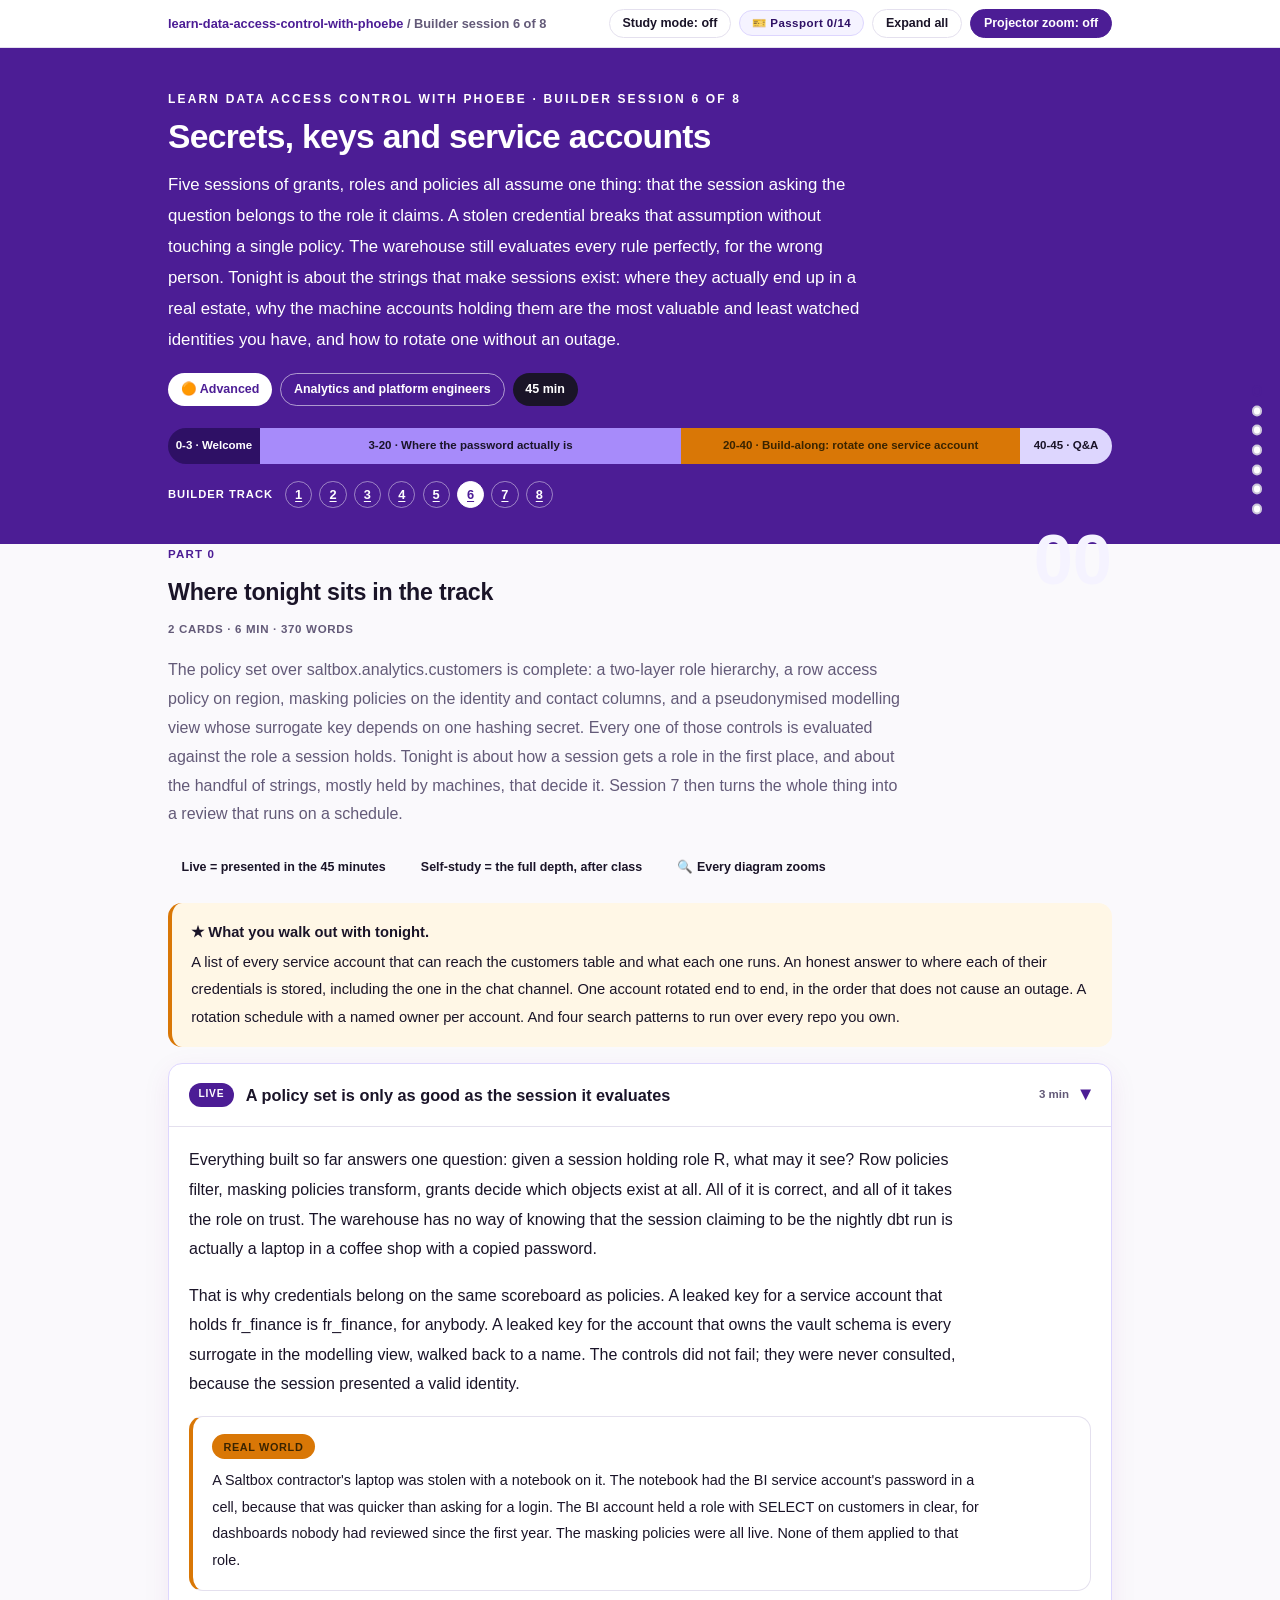
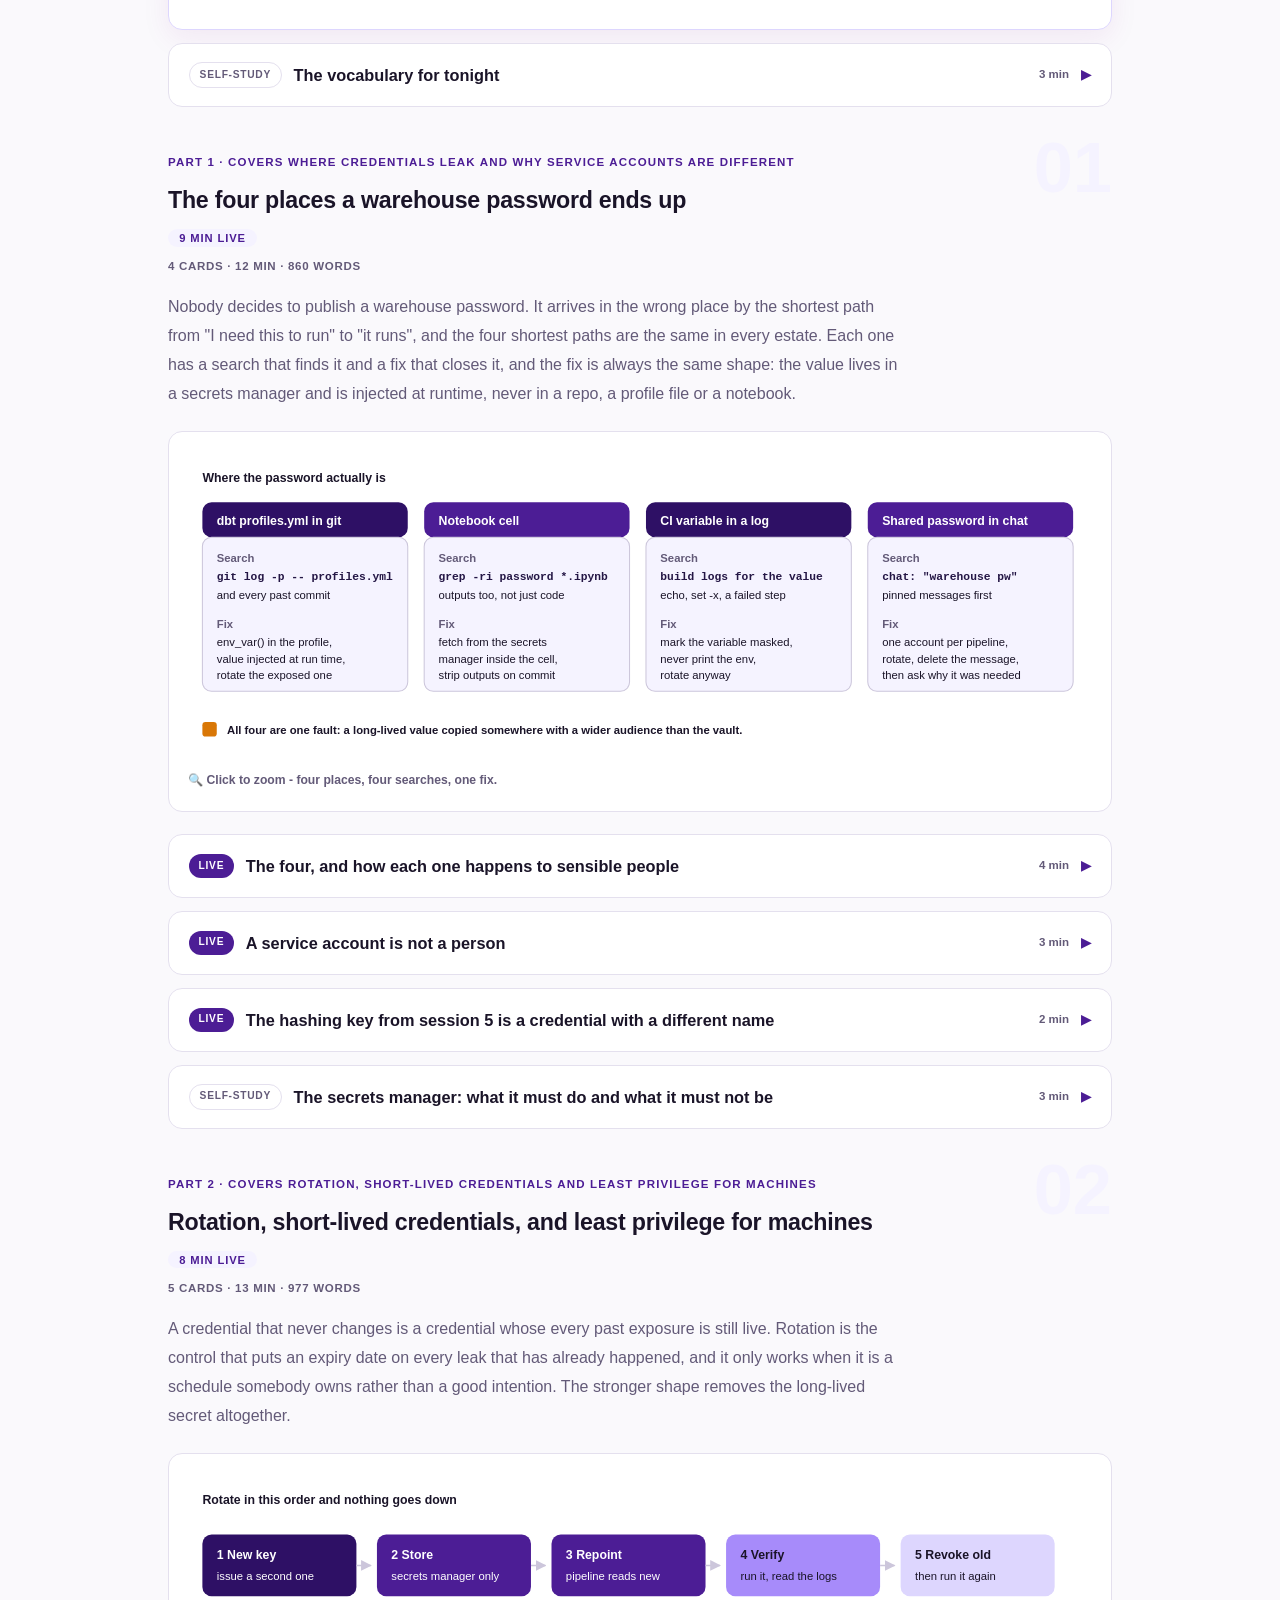
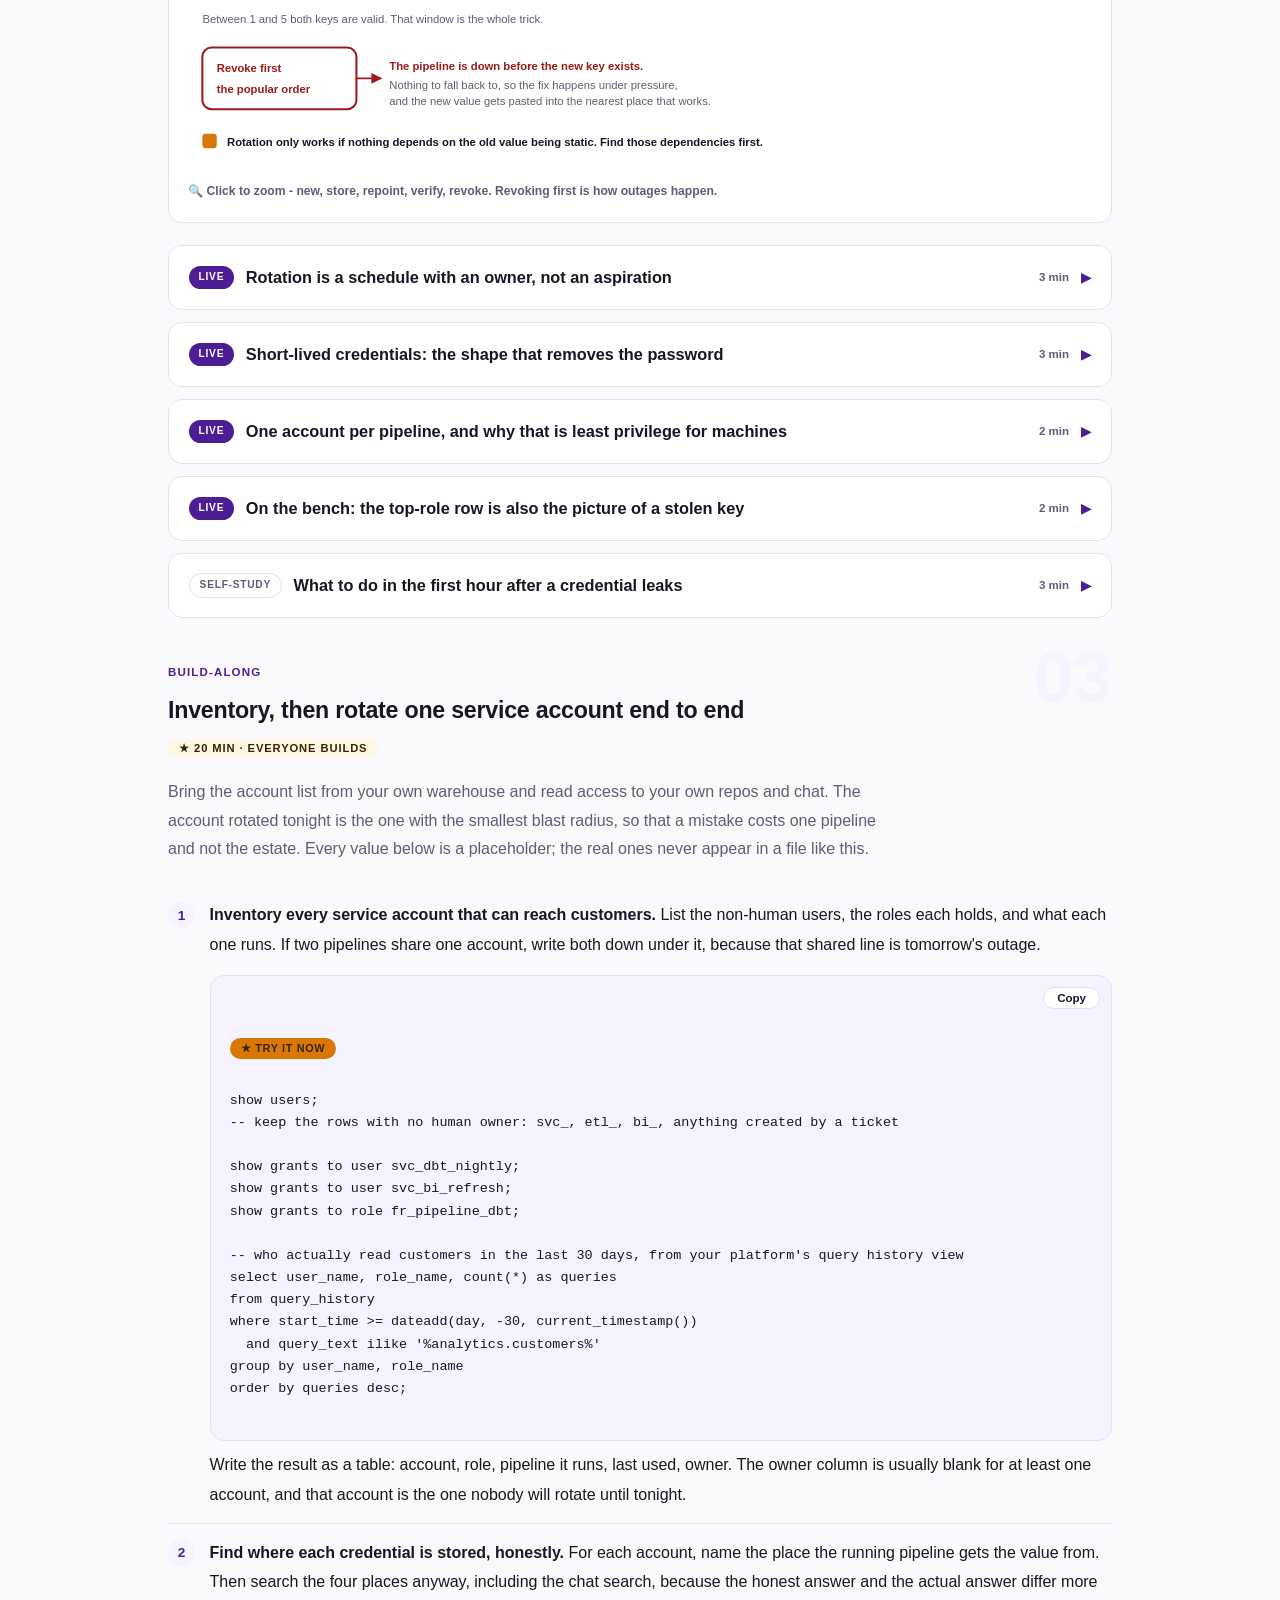
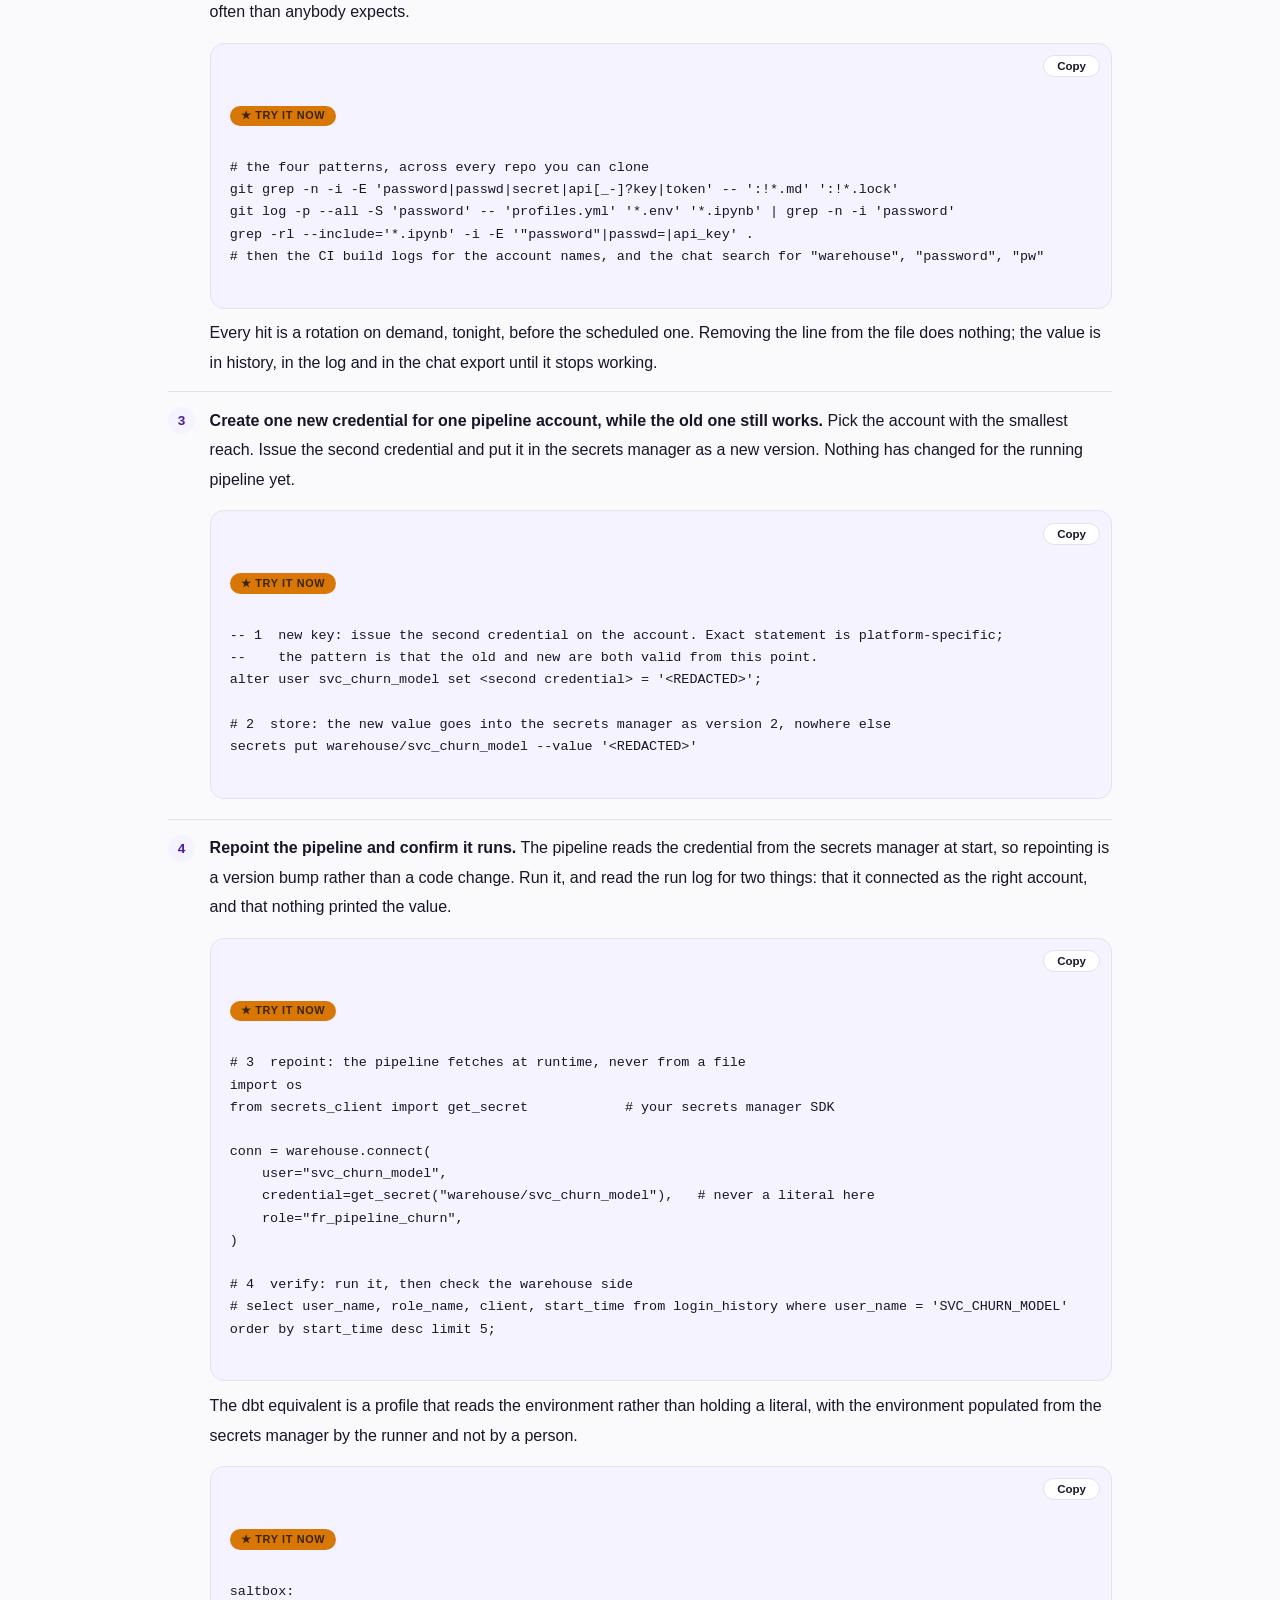
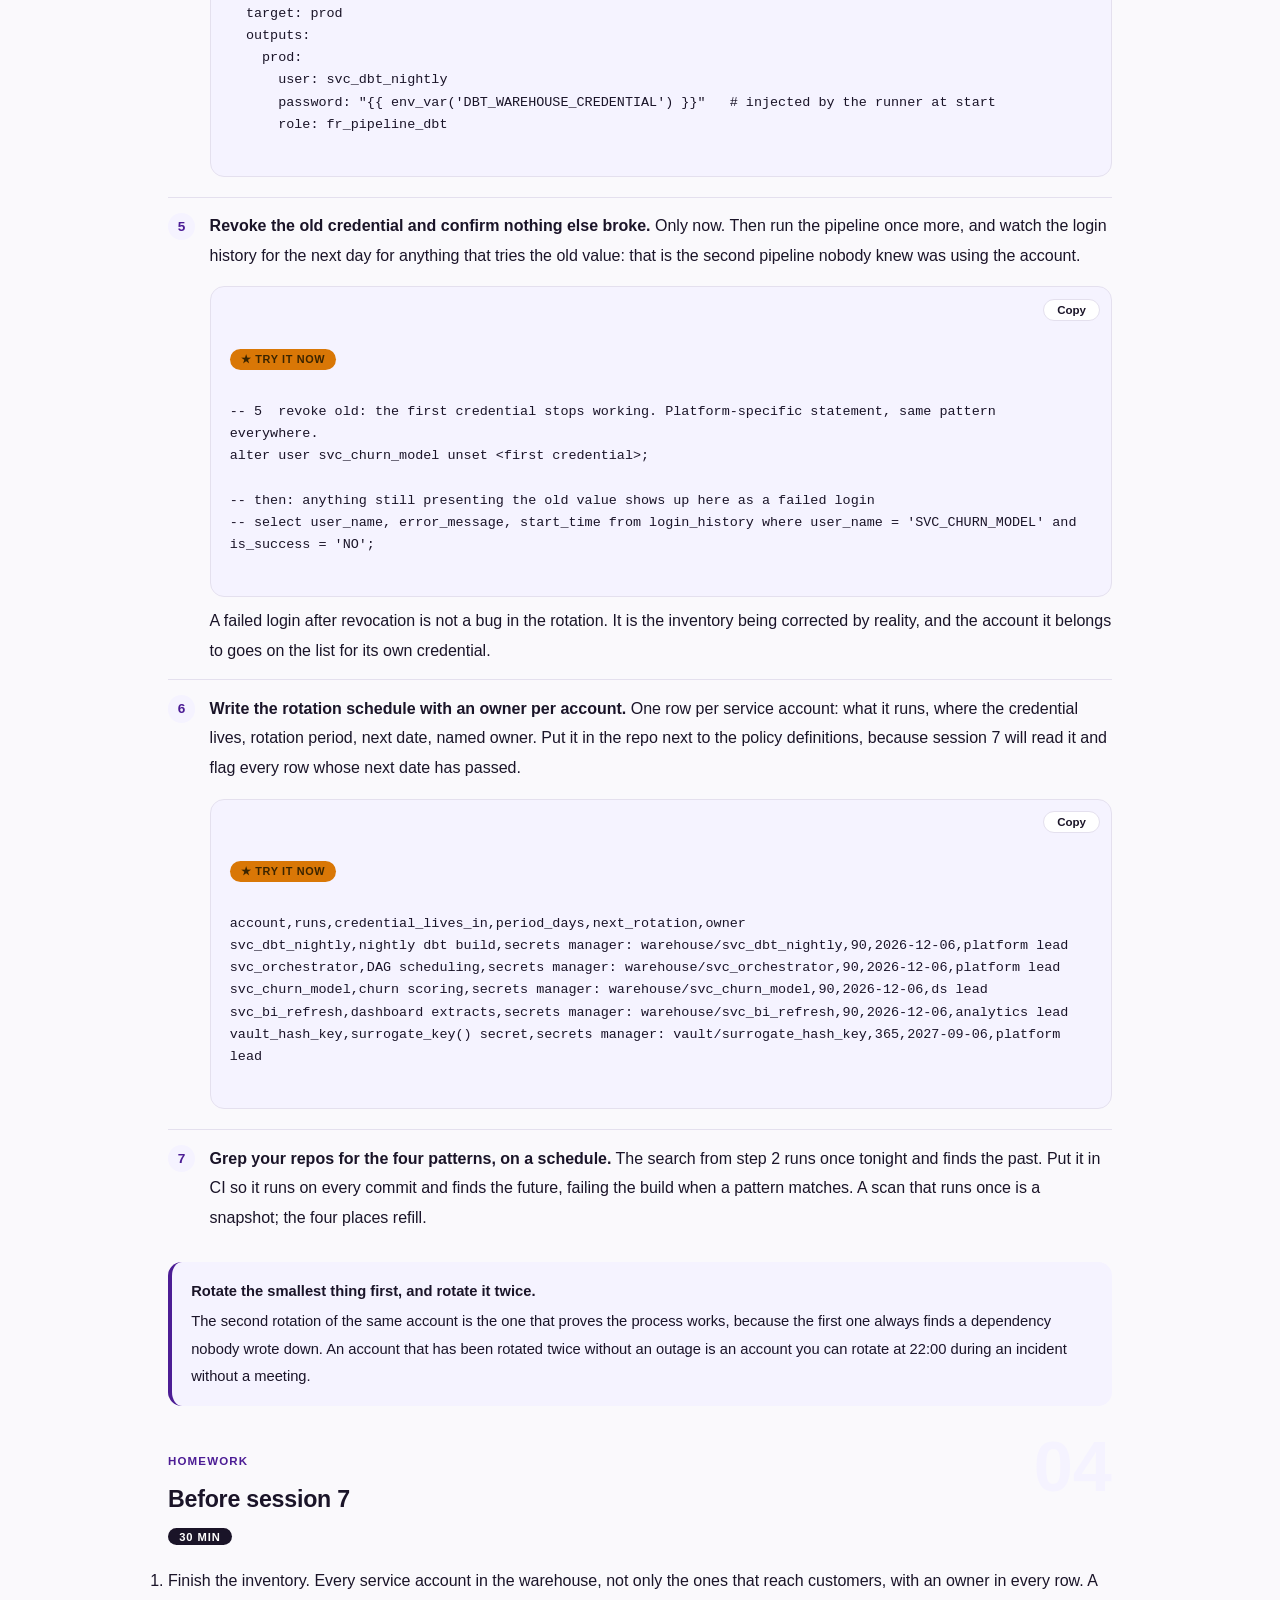
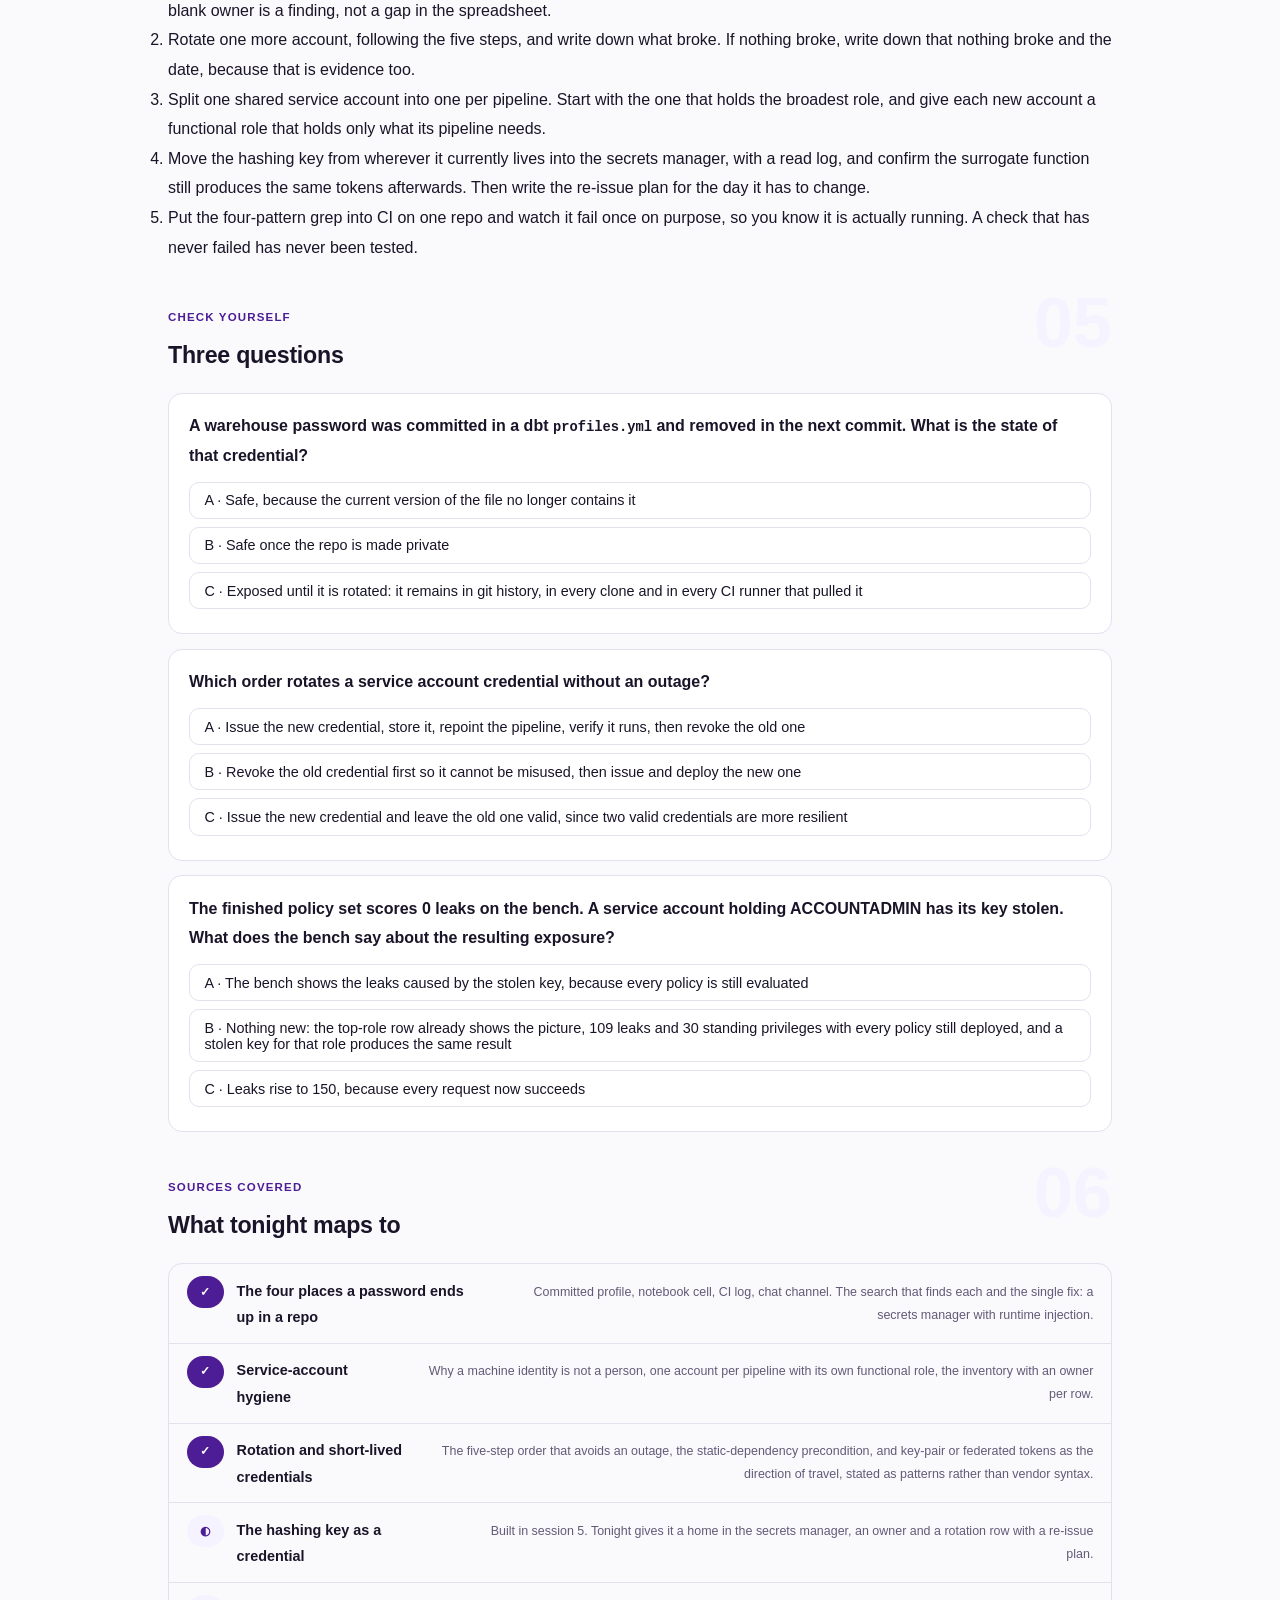
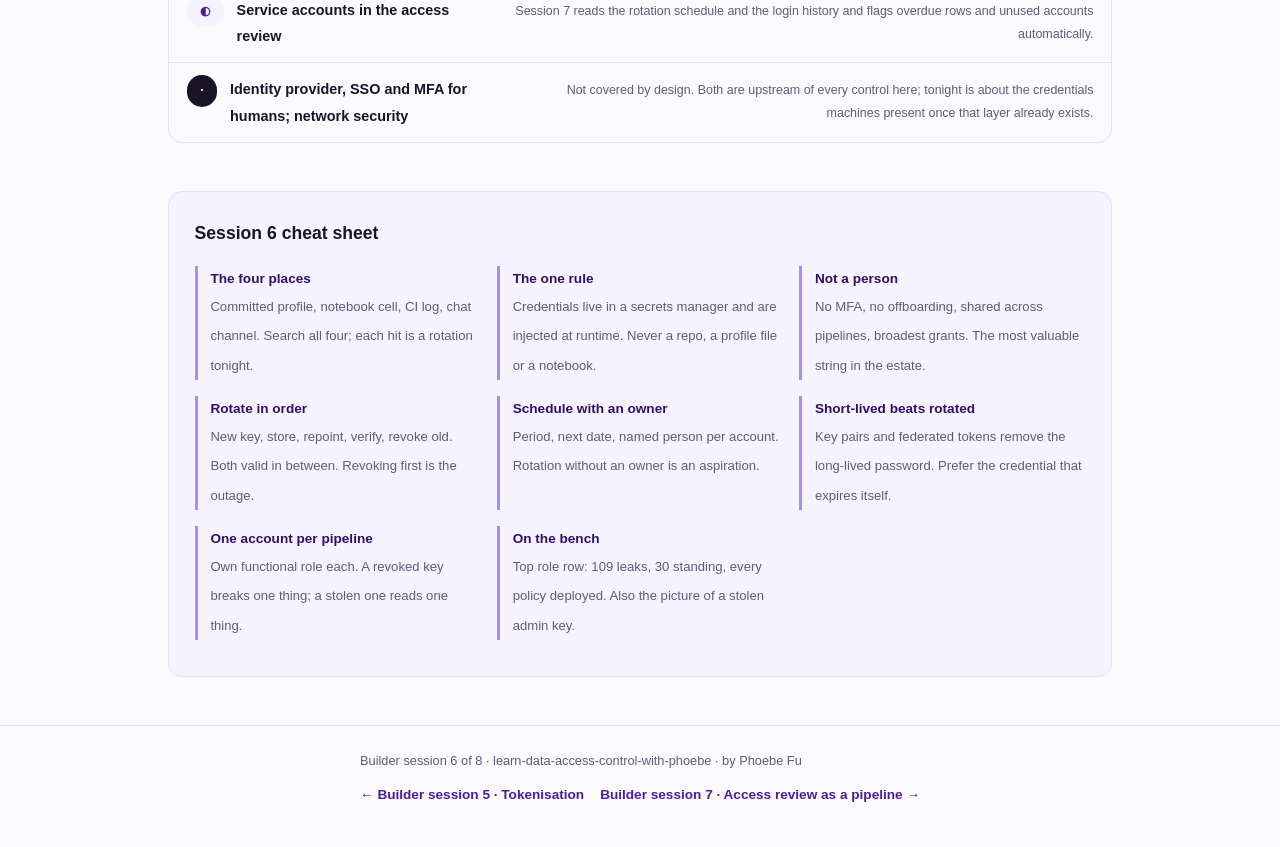
<file: courses/b6-secrets-and-keys.html>
<!DOCTYPE html>
<html lang="en">
<head>
<meta charset="UTF-8">
<meta name="viewport" content="width=device-width, initial-scale=1.0">
<!-- social:start -->
<meta name="description" content="Builder session 6 of 8. The four places a warehouse password ends up, why a service account is not a person, rotation as a schedule with an owner, and one pipeline key rotated end to end without breaking anything.">
<meta property="og:type" content="article">
<meta property="og:site_name" content="Learn with Phoebe">
<meta property="og:title" content="Secrets, keys and service accounts - learn data access control with phoebe">
<meta property="og:description" content="Builder session 6 of 8. A perfect policy set with a leaked service-account key is 109 leaks by another route.">
<meta property="og:url" content="https://phoebefu6.github.io/learn-data-access-control-with-phoebe/courses/b6-secrets-and-keys.html">
<meta property="og:image" content="https://phoebefu6.github.io/learn-data-access-control-with-phoebe/assets/og-cover.png">
<meta property="og:image:width" content="1200">
<meta property="og:image:height" content="630">
<meta name="twitter:card" content="summary_large_image">
<meta name="twitter:title" content="Secrets, keys and service accounts - learn data access control with phoebe">
<meta name="twitter:description" content="Where the password actually is, and how to rotate one service account without an outage.">
<meta name="twitter:image" content="https://phoebefu6.github.io/learn-data-access-control-with-phoebe/assets/og-cover.png">
<!-- social:end -->
<title>Builder session 6 · Secrets, keys and service accounts - learn data access control with phoebe</title>
<link rel="stylesheet" href="../assets/style.css?v=24">
</head>
<body>

<div class="toolbar">
  <div class="wrap">
    <span class="crumb"><a href="../index.html">learn-data-access-control-with-phoebe</a> / Builder session 6 of 8</span>
    <button class="btn" id="toggle-all" type="button">Expand all</button>
    <button class="btn primary" id="zoom-toggle" type="button">Projector zoom: off</button>
  </div>
</div>

<header class="masthead">
  <div class="wrap">
    <div class="eyebrow">Learn Data Access Control with Phoebe · Builder session 6 of 8</div>
    <h1>Secrets, keys and <span class="accent">service accounts</span></h1>
    <p class="sub">Five sessions of grants, roles and policies all assume one thing: that the session asking the question belongs to the role it claims. A stolen credential breaks that assumption without touching a single policy. The warehouse still evaluates every rule perfectly, for the wrong person. Tonight is about the strings that make sessions exist: where they actually end up in a real estate, why the machine accounts holding them are the most valuable and least watched identities you have, and how to rotate one without an outage.</p>
    <div class="chip-row">
      <span class="chip level">🟠 Advanced</span>
      <span class="chip audience">Analytics and platform engineers</span>
      <span class="chip time">45 min</span>
    </div>
    <div class="agenda">
      <span class="a1" style="flex:1">0-3 · Welcome</span>
      <span class="a2" style="flex:5">3-20 · Where the password actually is</span>
      <span class="a3" style="flex:4">20-40 · Build-along: rotate one service account</span>
      <span class="a4" style="flex:1">40-45 · Q&amp;A</span>
    </div>
  </div>
</header>

<main class="wrap">

  <!-- ============ INTRO ============ -->
  <section class="section" id="intro">
    <div class="section-kicker">
      <span class="klabel">Part 0</span>
      <h2>Where tonight sits in the track</h2>
    </div>
    <p class="lede">The policy set over saltbox.analytics.customers is complete: a two-layer role hierarchy, a row access policy on region, masking policies on the identity and contact columns, and a pseudonymised modelling view whose surrogate key depends on one hashing secret. Every one of those controls is evaluated against the role a session holds. Tonight is about how a session gets a role in the first place, and about the handful of strings, mostly held by machines, that decide it. Session 7 then turns the whole thing into a review that runs on a schedule.</p>

    <div class="legend">
      <span class="pill">Live = presented in the 45 minutes</span>
      <span class="pill">Self-study = the full depth, after class</span>
      <span class="pill">🔍 Every diagram zooms</span>
    </div>

    <div class="callout win">
      <p><strong>★ What you walk out with tonight.</strong> A list of every service account that can reach the customers table and what each one runs. An honest answer to where each of their credentials is stored, including the one in the chat channel. One account rotated end to end, in the order that does not cause an outage. A rotation schedule with a named owner per account. And four search patterns to run over every repo you own.</p>
    </div>

    <details class="card" open>
      <summary><span class="mode live">Live</span>A policy set is only as good as the session it evaluates<span class="mini">3 min</span><span class="caret">▶</span></summary>
      <div class="body">
        <p>Everything built so far answers one question: given a session holding role R, what may it see? Row policies filter, masking policies transform, grants decide which objects exist at all. All of it is correct, and all of it takes the role on trust. The warehouse has no way of knowing that the session claiming to be the nightly dbt run is actually a laptop in a coffee shop with a copied password.</p>
        <p>That is why credentials belong on the same scoreboard as policies. A leaked key for a service account that holds fr_finance is fr_finance, for anybody. A leaked key for the account that owns the vault schema is every surrogate in the modelling view, walked back to a name. The controls did not fail; they were never consulted, because the session presented a valid identity.</p>
        <div class="callout example">
          <span class="ex-pill">Real world</span>
          <p>A Saltbox contractor's laptop was stolen with a notebook on it. The notebook had the BI service account's password in a cell, because that was quicker than asking for a login. The BI account held a role with SELECT on customers in clear, for dashboards nobody had reviewed since the first year. The masking policies were all live. None of them applied to that role.</p>
        </div>
      </div>
    </details>

    <details class="card">
      <summary><span class="mode self">Self-study</span>The vocabulary for tonight<span class="mini">3 min</span><span class="caret">▶</span></summary>
      <div class="body">
        <ul>
          <li><strong>Credential</strong> - anything a session presents to prove it is who it says: a password, an API token, a private key, a certificate.</li>
          <li><strong>Secret</strong> - any string whose disclosure grants access. Credentials are secrets; so is the hashing key from session 5, and so is an encryption key.</li>
          <li><strong>Service account</strong> - an identity used by software rather than a person. A pipeline, an orchestrator, a BI tool's connection, a model training job.</li>
          <li><strong>Secrets manager</strong> - a system whose only job is to store secrets encrypted, hand them to authorised callers at runtime, log every read and make rotation possible.</li>
          <li><strong>Rotation</strong> - replacing a credential with a new one and retiring the old one, on a schedule and on demand.</li>
          <li><strong>Short-lived credential</strong> - one that expires on its own after minutes or hours, issued on request against a longer-lived identity. Nothing to rotate, because nothing lives long enough to steal usefully.</li>
          <li><strong>Blast radius</strong> - everything a compromised credential can reach. The thing one-account-per-pipeline is designed to shrink.</li>
        </ul>
      </div>
    </details>
  </section>

  <!-- ============ PART 1 ============ -->
  <section class="section" id="part-1">
    <div class="section-kicker">
      <span class="klabel">Part 1 · covers where credentials leak and why service accounts are different</span>
      <h2>The four places a warehouse password ends up</h2>
      <span class="tag concept">9 min live</span>
    </div>
    <p class="lede">Nobody decides to publish a warehouse password. It arrives in the wrong place by the shortest path from "I need this to run" to "it runs", and the four shortest paths are the same in every estate. Each one has a search that finds it and a fix that closes it, and the fix is always the same shape: the value lives in a secrets manager and is injected at runtime, never in a repo, a profile file or a notebook.</p>

    <figure class="zoomable">
      <svg viewBox="0 0 880 300" xmlns="http://www.w3.org/2000/svg" role="img" aria-label="Four tiles, one per place a warehouse password ends up: a dbt profiles.yml committed to git, a notebook cell, a CI environment variable printed in a build log, and a shared password in a chat channel. Each tile names the search that finds it and the fix that closes it. A note beneath says all four are the same fault, a long-lived value copied somewhere with a wider audience than the vault.">
        <style>
          .b6aT { font: 800 12px Inter, sans-serif; fill: #fff; }
          .b6aH { font: 800 12px Inter, sans-serif; fill: #1A1428; }
          .b6aL { font: 700 11px Inter, sans-serif; fill: #635A78; }
          .b6aB { font: 400 11px Inter, sans-serif; fill: #1A1428; }
          .b6aC { font: 600 11px 'JetBrains Mono', monospace; fill: #241645; }
          .b6aN { font: 700 11px Inter, sans-serif; fill: #1A1428; }
        </style>

        <text class="b6aH" x="14" y="30">Where the password actually is</text>

        <rect x="14" y="50" width="200" height="34" rx="9" fill="#2E1065"></rect>
        <text class="b6aT" x="28" y="72">dbt profiles.yml in git</text>
        <rect x="14" y="84" width="200" height="150" rx="9" fill="#F5F3FF" stroke="#CCC6DB"></rect>
        <text class="b6aL" x="28" y="108">Search</text>
        <text class="b6aC" x="28" y="126">git log -p -- profiles.yml</text>
        <text class="b6aB" x="28" y="144">and every past commit</text>
        <text class="b6aL" x="28" y="172">Fix</text>
        <text class="b6aB" x="28" y="190">env_var() in the profile,</text>
        <text class="b6aB" x="28" y="206">value injected at run time,</text>
        <text class="b6aB" x="28" y="222">rotate the exposed one</text>

        <rect x="230" y="50" width="200" height="34" rx="9" fill="#4C1D95"></rect>
        <text class="b6aT" x="244" y="72">Notebook cell</text>
        <rect x="230" y="84" width="200" height="150" rx="9" fill="#F5F3FF" stroke="#CCC6DB"></rect>
        <text class="b6aL" x="244" y="108">Search</text>
        <text class="b6aC" x="244" y="126">grep -ri password *.ipynb</text>
        <text class="b6aB" x="244" y="144">outputs too, not just code</text>
        <text class="b6aL" x="244" y="172">Fix</text>
        <text class="b6aB" x="244" y="190">fetch from the secrets</text>
        <text class="b6aB" x="244" y="206">manager inside the cell,</text>
        <text class="b6aB" x="244" y="222">strip outputs on commit</text>

        <rect x="446" y="50" width="200" height="34" rx="9" fill="#2E1065"></rect>
        <text class="b6aT" x="460" y="72">CI variable in a log</text>
        <rect x="446" y="84" width="200" height="150" rx="9" fill="#F5F3FF" stroke="#CCC6DB"></rect>
        <text class="b6aL" x="460" y="108">Search</text>
        <text class="b6aC" x="460" y="126">build logs for the value</text>
        <text class="b6aB" x="460" y="144">echo, set -x, a failed step</text>
        <text class="b6aL" x="460" y="172">Fix</text>
        <text class="b6aB" x="460" y="190">mark the variable masked,</text>
        <text class="b6aB" x="460" y="206">never print the env,</text>
        <text class="b6aB" x="460" y="222">rotate anyway</text>

        <rect x="662" y="50" width="200" height="34" rx="9" fill="#4C1D95"></rect>
        <text class="b6aT" x="676" y="72">Shared password in chat</text>
        <rect x="662" y="84" width="200" height="150" rx="9" fill="#F5F3FF" stroke="#CCC6DB"></rect>
        <text class="b6aL" x="676" y="108">Search</text>
        <text class="b6aC" x="676" y="126">chat: "warehouse pw"</text>
        <text class="b6aB" x="676" y="144">pinned messages first</text>
        <text class="b6aL" x="676" y="172">Fix</text>
        <text class="b6aB" x="676" y="190">one account per pipeline,</text>
        <text class="b6aB" x="676" y="206">rotate, delete the message,</text>
        <text class="b6aB" x="676" y="222">then ask why it was needed</text>

        <rect x="14" y="264" width="14" height="14" rx="3" fill="#D97706"></rect>
        <text class="b6aN" x="38" y="276">All four are one fault: a long-lived value copied somewhere with a wider audience than the vault.</text>
      </svg>
      <figcaption>🔍 Click to zoom - four places, four searches, one fix.</figcaption>
    </figure>

    <details class="card">
      <summary><span class="mode live">Live</span>The four, and how each one happens to sensible people<span class="mini">4 min</span><span class="caret">▶</span></summary>
      <div class="body">
        <table class="clean">
          <thead>
            <tr><th>Where</th><th>How it got there</th><th>Who can read it now</th></tr>
          </thead>
          <tbody>
            <tr><td>A dbt <code class="mono">profiles.yml</code> committed by accident</td><td>Somebody ran dbt locally, the profile had a literal password, the file was not in .gitignore, and a "setup instructions" commit carried it in. Removing it in the next commit leaves it in history for ever</td><td>Everybody with read on the repo, every fork, every CI runner that clones it, and every laptop that ever pulled</td></tr>
            <tr><td>A notebook cell</td><td>Connecting from a notebook needs a password. Typing it in the cell is one step; fetching it properly is four. The notebook is then saved to a shared folder with the cell intact, and often with the connection's output printed below it</td><td>Anybody with the folder, and any tool that indexes it</td></tr>
            <tr><td>A CI environment variable printed in a log</td><td>The variable was set correctly. Then a step did <code class="mono">echo</code> or <code class="mono">set -x</code> to debug a failure, and the value landed in a build log that the whole engineering org can read and that is retained for a year</td><td>Everybody with log access, which is usually everybody</td></tr>
            <tr><td>A shared team password in a chat channel</td><td>A pipeline broke at 22:00, the person who knew the password was offline, and the fix was to paste it in the channel "for now". Chat search remembers for ever, and the channel has since gained three contractors</td><td>Every current and past member of the channel, plus the chat platform's export</td></tr>
          </tbody>
        </table>
        <p>The professional rule that closes all four is one sentence. <strong>Credentials live in a secrets manager and are injected into the process at runtime.</strong> Not in a repo, not in a profile file, not in a notebook, not in a chat message. The reason is not tidiness: each of the four places has a wider audience and a longer memory than the vault, and a secret is only as secret as the widest place it has ever been.</p>
      </div>
    </details>

    <details class="card">
      <summary><span class="mode live">Live</span>A service account is not a person<span class="mini">3 min</span><span class="caret">▶</span></summary>
      <div class="body">
        <p>Human accounts have accumulated protections over twenty years of being attacked. Service accounts have almost none of them, and they usually hold more.</p>
        <ul>
          <li><strong>No MFA.</strong> A pipeline cannot approve a push notification, so the credential is the whole proof of identity. Whoever holds the string is the account.</li>
          <li><strong>No offboarding.</strong> When a person leaves, their access is revoked. When the engineer who created <code class="mono">svc_dbt_nightly</code> leaves, the account and its password stay exactly as they were, and everybody who ever saw that password keeps it.</li>
          <li><strong>Shared across pipelines.</strong> One account created for the nightly build gets reused by the orchestrator, then by a model training job, because it already works. It now needs the union of three roles, and revoking it breaks three things, which is why it never gets revoked.</li>
          <li><strong>Broadest grants in the estate.</strong> A pipeline that writes every table needs a role that can write every table. That role, held by an identity with no MFA and no leaver process, is the single most valuable string in the warehouse.</li>
        </ul>
        <div class="callout tip">
          <p><strong>Count them tonight.</strong> Most teams can name their human users with broad access and cannot name their service accounts at all. The build-along starts with that inventory, and it is usually the moment the session gets quiet.</p>
        </div>
      </div>
    </details>

    <details class="card">
      <summary><span class="mode live">Live</span>The hashing key from session 5 is a credential with a different name<span class="mini">2 min</span><span class="caret">▶</span></summary>
      <div class="body">
        <p>The modelling view is pseudonymised by a keyed hash. The key does not log anybody in, so it is easy to treat it as configuration rather than as a secret. It is the opposite: whoever can read it can regenerate every surrogate and join the modelling view straight back to names, emails and phone numbers. That is a re-identification of every customer in one query.</p>
        <p>So it follows every rule on this page. It lives in the secrets manager, it is read at runtime by the one function that needs it, it has an owner, and it has a rotation schedule with a written plan for re-issuing surrogates when it turns. Rotating it is more disruptive than rotating a password, because every consumer of the modelling view has to re-key on the same day, which is exactly why the plan has to exist before the key leaks rather than after.</p>
      </div>
    </details>

    <details class="card">
      <summary><span class="mode self">Self-study</span>The secrets manager: what it must do and what it must not be<span class="mini">3 min</span><span class="caret">▶</span></summary>
      <div class="body">
        <p>Any of the mainstream secrets managers will do. What matters is the set of properties, because a shared spreadsheet with a lock icon has none of them.</p>
        <ul>
          <li><strong>Encrypted at rest, decrypted only for an authorised caller.</strong> The service reads its own secret; the engineer who deployed it does not need to see the value and usually should not.</li>
          <li><strong>Every read is logged.</strong> Which identity fetched which secret, when. This is the audit trail that a password in a file can never have, and it is what tells you the blast radius after an incident.</li>
          <li><strong>Versioned.</strong> Two versions of a secret can be valid at once, which is the property the whole rotation sequence depends on.</li>
          <li><strong>Reachable from where the pipeline runs.</strong> If the runner cannot reach the manager, the engineer will paste the value into an environment variable "temporarily", and the four places are back.</li>
        </ul>
        <p>What it must not be: a password manager designed for humans, shared through a team vault, with the warehouse password sitting next to somebody's airline login. Those tools are excellent for people and have no runtime injection, no per-service identity and no useful read log for a machine.</p>
      </div>
    </details>
  </section>

  <!-- ============ PART 2 ============ -->
  <section class="section" id="part-2">
    <div class="section-kicker">
      <span class="klabel">Part 2 · covers rotation, short-lived credentials and least privilege for machines</span>
      <h2>Rotation, short-lived credentials, and least privilege for machines</h2>
      <span class="tag concept">8 min live</span>
    </div>
    <p class="lede">A credential that never changes is a credential whose every past exposure is still live. Rotation is the control that puts an expiry date on every leak that has already happened, and it only works when it is a schedule somebody owns rather than a good intention. The stronger shape removes the long-lived secret altogether.</p>

    <figure class="zoomable">
      <svg viewBox="0 0 880 290" xmlns="http://www.w3.org/2000/svg" role="img" aria-label="A five-step strip for rotating one service account credential: issue a new key, store it in the secrets manager, repoint the pipeline, verify it runs, then revoke the old key. Below the strip, a red box shows the failure mode of revoking first, which takes the pipeline down with nothing to fall back to.">
        <style>
          .b6bT { font: 800 12px Inter, sans-serif; fill: #fff; }
          .b6bH { font: 800 12px Inter, sans-serif; fill: #1A1428; }
          .b6bD { font: 800 12px Inter, sans-serif; fill: #1A1428; }
          .b6bB { font: 400 11px Inter, sans-serif; fill: #1A1428; }
          .b6bW { font: 400 11px Inter, sans-serif; fill: #fff; }
          .b6bM { font: 400 11px Inter, sans-serif; fill: #635A78; }
          .b6bN { font: 700 11px Inter, sans-serif; fill: #1A1428; }
          .b6bR { font: 700 11px Inter, sans-serif; fill: #991B1B; }
        </style>
        <defs>
          <marker id="b6bAr" viewBox="0 0 10 10" refX="9" refY="5" markerWidth="7" markerHeight="7" orient="auto">
            <path d="M0,0 L10,5 L0,10 z" fill="#CCC6DB"></path>
          </marker>
          <marker id="b6bRd" viewBox="0 0 10 10" refX="9" refY="5" markerWidth="7" markerHeight="7" orient="auto">
            <path d="M0,0 L10,5 L0,10 z" fill="#991B1B"></path>
          </marker>
        </defs>

        <text class="b6bH" x="14" y="30">Rotate in this order and nothing goes down</text>

        <rect x="14" y="60" width="150" height="60" rx="9" fill="#2E1065"></rect>
        <text class="b6bT" x="28" y="84">1  New key</text>
        <text class="b6bW" x="28" y="104">issue a second one</text>
        <line x1="164" y1="90" x2="178" y2="90" stroke="#CCC6DB" stroke-width="1.5" marker-end="url(#b6bAr)"></line>

        <rect x="184" y="60" width="150" height="60" rx="9" fill="#4C1D95"></rect>
        <text class="b6bT" x="198" y="84">2  Store</text>
        <text class="b6bW" x="198" y="104">secrets manager only</text>
        <line x1="334" y1="90" x2="348" y2="90" stroke="#CCC6DB" stroke-width="1.5" marker-end="url(#b6bAr)"></line>

        <rect x="354" y="60" width="150" height="60" rx="9" fill="#4C1D95"></rect>
        <text class="b6bT" x="368" y="84">3  Repoint</text>
        <text class="b6bW" x="368" y="104">pipeline reads new</text>
        <line x1="504" y1="90" x2="518" y2="90" stroke="#CCC6DB" stroke-width="1.5" marker-end="url(#b6bAr)"></line>

        <rect x="524" y="60" width="150" height="60" rx="9" fill="#A78BFA"></rect>
        <text class="b6bD" x="538" y="84">4  Verify</text>
        <text class="b6bB" x="538" y="104">run it, read the logs</text>
        <line x1="674" y1="90" x2="688" y2="90" stroke="#CCC6DB" stroke-width="1.5" marker-end="url(#b6bAr)"></line>

        <rect x="694" y="60" width="150" height="60" rx="9" fill="#DDD6FE"></rect>
        <text class="b6bD" x="708" y="84">5  Revoke old</text>
        <text class="b6bB" x="708" y="104">then run it again</text>

        <text class="b6bM" x="14" y="146">Between 1 and 5 both keys are valid. That window is the whole trick.</text>

        <rect x="14" y="170" width="150" height="60" rx="9" fill="#fff" stroke="#991B1B" stroke-width="2"></rect>
        <text class="b6bR" x="28" y="194">Revoke first</text>
        <text class="b6bR" x="28" y="214">the popular order</text>
        <line x1="164" y1="200" x2="188" y2="200" stroke="#991B1B" stroke-width="1.5" marker-end="url(#b6bRd)"></line>

        <text class="b6bR" x="196" y="192">The pipeline is down before the new key exists.</text>
        <text class="b6bM" x="196" y="210">Nothing to fall back to, so the fix happens under pressure,</text>
        <text class="b6bM" x="196" y="226">and the new value gets pasted into the nearest place that works.</text>

        <rect x="14" y="254" width="14" height="14" rx="3" fill="#D97706"></rect>
        <text class="b6bN" x="38" y="266">Rotation only works if nothing depends on the old value being static. Find those dependencies first.</text>
      </svg>
      <figcaption>🔍 Click to zoom - new, store, repoint, verify, revoke. Revoking first is how outages happen.</figcaption>
    </figure>

    <details class="card">
      <summary><span class="mode live">Live</span>Rotation is a schedule with an owner, not an aspiration<span class="mini">3 min</span><span class="caret">▶</span></summary>
      <div class="body">
        <p>"We rotate credentials regularly" appears in every security questionnaire and is true in very few estates, because rotation without an owner and a date is a wish. The working version has three parts.</p>
        <ul>
          <li><strong>A schedule per account.</strong> Ninety days is a common default for a long-lived password. The exact number matters less than the fact that it exists and that the next date is written down somewhere a review can read.</li>
          <li><strong>A named owner per account.</strong> Not a team. A person whose name is next to <code class="mono">svc_dbt_nightly</code> and who is the one asked when it is overdue. Ownership is what turns a schedule into rotations that actually happen.</li>
          <li><strong>A rotation on demand.</strong> Whenever the value has been seen by somebody who should not have it: a leaver, a log, a chat paste. The schedule is the floor, not the ceiling.</li>
        </ul>
        <p>Rotation has one precondition that stops most first attempts. <strong>Nothing may depend on the old value being static.</strong> A hard-coded password in a notebook, a connection string baked into a container image, a second pipeline nobody knew was using the account: every one of those breaks the moment the old value dies. The rotation itself is five minutes. Finding those dependencies is the work, and the inventory in the build-along is where it starts.</p>
      </div>
    </details>

    <details class="card">
      <summary><span class="mode live">Live</span>Short-lived credentials: the shape that removes the password<span class="mini">3 min</span><span class="caret">▶</span></summary>
      <div class="body">
        <p>Rotation shortens the life of a leak. The stronger move is to make sure there is no long-lived secret to leak in the first place. Two patterns do that, and both are the direction of travel across warehouse platforms.</p>
        <ul>
          <li><strong>Key-pair authentication.</strong> The service holds a private key and the warehouse holds the matching public key. Nothing that grants access is ever sent over the wire or written into a profile, and the public half can be published without harm. Most platforms also let two public keys be registered at once, which makes rotation the five-step strip above with no shared-secret handling at all.</li>
          <li><strong>Federated, short-lived tokens.</strong> The pipeline authenticates to the identity provider that already knows what it is, receives a token valid for an hour, and uses that. There is no password to rotate because there is no password. A stolen token is worthless by lunchtime.</li>
        </ul>
        <p>Which of these a given warehouse supports, and with what syntax, is a platform question and changes often enough that the vendor's current documentation is the only reliable source. The design rule does not change: prefer the credential that expires on its own, and where a long-lived one is unavoidable, treat it as the liability it is.</p>
        <div class="callout example">
          <span class="ex-pill">Real world</span>
          <p>Saltbox moved the nightly dbt run from a password to a key pair after the second chat-channel incident. The migration took an afternoon. Six months later a build log with the old debugging output was found in a shared drive. It still contained the old password. The password no longer worked, and the private key had never been in a log, because there is no way to echo a file you never read into a variable.</p>
        </div>
      </div>
    </details>

    <details class="card">
      <summary><span class="mode live">Live</span>One account per pipeline, and why that is least privilege for machines<span class="mini">2 min</span><span class="caret">▶</span></summary>
      <div class="body">
        <p>Least privilege for people was sessions 1 and 2: one functional role per job, holding exactly the access roles that job needs. Machines get the same treatment, and for the same reason.</p>
        <ul>
          <li><strong>One service account per pipeline.</strong> <code class="mono">svc_dbt_nightly</code>, <code class="mono">svc_orchestrator</code>, <code class="mono">svc_churn_model</code>, <code class="mono">svc_bi_refresh</code>. Not one <code class="mono">svc_data</code> that everything uses.</li>
          <li><strong>Each with its own functional role.</strong> <code class="mono">fr_pipeline_dbt</code> can write the models it builds. <code class="mono">fr_pipeline_churn</code> can read the modelling view and nothing else. Neither can read the vault schema where the hashing key lives, because neither job needs to.</li>
          <li><strong>The payoff is containment.</strong> A compromised orchestrator key cannot read the hashing secret, so the modelling view stays pseudonymous through the incident. A revoked key breaks exactly one thing, so revoking it is a decision somebody will actually take at 22:00 instead of deferring until Monday.</li>
        </ul>
      </div>
    </details>

    <details class="card">
      <summary><span class="mode live">Live</span>On the bench: the top-role row is also the picture of a stolen key<span class="mini">2 min</span><span class="caret">▶</span></summary>
      <div class="body">
        <p>Nothing in tonight's session changes a number on the session 8 bench, and that is the point. The bench evaluates 150 requests against the policies for the role each request claims. It assumes the claim is true.</p>
        <table class="clean">
          <thead>
            <tr><th>Policies on</th><th>Leaks</th><th>Over-blocks</th><th>Standing privileges</th></tr>
          </thead>
          <tbody>
            <tr><td>One shared analyst role</td><td>109</td><td>0</td><td>30</td></tr>
            <tr><td>+ pseudonymise the modelling view (the whole design)</td><td><strong>0</strong></td><td><strong>0</strong></td><td><strong>0</strong></td></tr>
            <tr><td>The whole design + grant ACCOUNTADMIN</td><td><strong>109</strong></td><td>0</td><td><strong>30</strong></td></tr>
          </tbody>
        </table>
        <p>Read the last row as a credential story rather than a grant story. It is identical to the opening state, with every policy still defined and deployed, because a role above the policy layer is a role the policy layer does not reach. A stolen credential for an account holding that role produces exactly the same picture: 109 leaks, 30 standing privileges, and a warehouse that will tell an auditor every control is in place. A perfect policy set with a leaked service-account key is 109 leaks by another route. The bench cannot see the difference, and neither can the access review, which is why service accounts get their own row in session 7.</p>
      </div>
    </details>

    <details class="card">
      <summary><span class="mode self">Self-study</span>What to do in the first hour after a credential leaks<span class="mini">3 min</span><span class="caret">▶</span></summary>
      <div class="body">
        <p>The order matters, and the wrong order is the intuitive one.</p>
        <ul>
          <li><strong>Rotate before you investigate.</strong> The leaked value must stop working before anybody spends an hour working out who saw it. Follow the five-step strip: the pipeline stays up and the old value dies.</li>
          <li><strong>Then read the logs for the old value's lifetime.</strong> The warehouse login history for that account, from the earliest date the value could have been exposed. Unfamiliar client, unfamiliar network, unfamiliar hour: any of those turns a leak into an incident.</li>
          <li><strong>Assume the role's whole reach was read.</strong> Whatever the account's role could see in clear is what leaked. This is where one-account-per-pipeline pays off, because the answer is one pipeline's tables rather than everything.</li>
          <li><strong>If it was the hashing key, the modelling view is re-identifiable.</strong> Rotate the key, re-issue surrogates to every consumer, and treat every past export of the view as containing real customer_ids.</li>
          <li><strong>Write the finding into the schedule.</strong> The account that leaked gets a shorter rotation period and a review of how the value reached the place it was found.</li>
        </ul>
      </div>
    </details>
  </section>

  <!-- ============ DEMO ============ -->
  <section class="section" id="demo-1">
    <div class="section-kicker">
      <span class="klabel">Build-along</span>
      <h2>Inventory, then rotate one service account end to end</h2>
      <span class="tag demo">★ 20 min · everyone builds</span>
    </div>
    <p class="lede">Bring the account list from your own warehouse and read access to your own repos and chat. The account rotated tonight is the one with the smallest blast radius, so that a mistake costs one pipeline and not the estate. Every value below is a placeholder; the real ones never appear in a file like this.</p>

    <div class="steps">
      <div class="step">
        <p><strong>Inventory every service account that can reach customers.</strong> List the non-human users, the roles each holds, and what each one runs. If two pipelines share one account, write both down under it, because that shared line is tomorrow's outage.</p>
        <div class="prompt-box good">
          <span class="label">★ Try it now</span>
show users;
-- keep the rows with no human owner: svc_, etl_, bi_, anything created by a ticket

show grants to user svc_dbt_nightly;
show grants to user svc_bi_refresh;
show grants to role fr_pipeline_dbt;

-- who actually read customers in the last 30 days, from your platform's query history view
select user_name, role_name, count(*) as queries
from query_history
where start_time >= dateadd(day, -30, current_timestamp())
  and query_text ilike '%analytics.customers%'
group by user_name, role_name
order by queries desc;
        </div>
        <p>Write the result as a table: account, role, pipeline it runs, last used, owner. The owner column is usually blank for at least one account, and that account is the one nobody will rotate until tonight.</p>
      </div>

      <div class="step">
        <p><strong>Find where each credential is stored, honestly.</strong> For each account, name the place the running pipeline gets the value from. Then search the four places anyway, including the chat search, because the honest answer and the actual answer differ more often than anybody expects.</p>
        <div class="prompt-box good">
          <span class="label">★ Try it now</span>
# the four patterns, across every repo you can clone
git grep -n -i -E 'password|passwd|secret|api[_-]?key|token' -- ':!*.md' ':!*.lock'
git log -p --all -S 'password' -- 'profiles.yml' '*.env' '*.ipynb' | grep -n -i 'password'
grep -rl --include='*.ipynb' -i -E '"password"|passwd=|api_key' .
# then the CI build logs for the account names, and the chat search for "warehouse", "password", "pw"
        </div>
        <p>Every hit is a rotation on demand, tonight, before the scheduled one. Removing the line from the file does nothing; the value is in history, in the log and in the chat export until it stops working.</p>
      </div>

      <div class="step">
        <p><strong>Create one new credential for one pipeline account, while the old one still works.</strong> Pick the account with the smallest reach. Issue the second credential and put it in the secrets manager as a new version. Nothing has changed for the running pipeline yet.</p>
        <div class="prompt-box good">
          <span class="label">★ Try it now</span>
-- 1  new key: issue the second credential on the account. Exact statement is platform-specific;
--    the pattern is that the old and new are both valid from this point.
alter user svc_churn_model set &lt;second credential&gt; = '&lt;REDACTED&gt;';

# 2  store: the new value goes into the secrets manager as version 2, nowhere else
secrets put warehouse/svc_churn_model --value '&lt;REDACTED&gt;'
        </div>
      </div>

      <div class="step">
        <p><strong>Repoint the pipeline and confirm it runs.</strong> The pipeline reads the credential from the secrets manager at start, so repointing is a version bump rather than a code change. Run it, and read the run log for two things: that it connected as the right account, and that nothing printed the value.</p>
        <div class="prompt-box good">
          <span class="label">★ Try it now</span>
# 3  repoint: the pipeline fetches at runtime, never from a file
import os
from secrets_client import get_secret            # your secrets manager SDK

conn = warehouse.connect(
    user="svc_churn_model",
    credential=get_secret("warehouse/svc_churn_model"),   # never a literal here
    role="fr_pipeline_churn",
)

# 4  verify: run it, then check the warehouse side
# select user_name, role_name, client, start_time from login_history where user_name = 'SVC_CHURN_MODEL' order by start_time desc limit 5;
        </div>
        <p>The dbt equivalent is a profile that reads the environment rather than holding a literal, with the environment populated from the secrets manager by the runner and not by a person.</p>
        <div class="prompt-box good">
          <span class="label">★ Try it now</span>
saltbox:
  target: prod
  outputs:
    prod:
      user: svc_dbt_nightly
      password: "{{ env_var('DBT_WAREHOUSE_CREDENTIAL') }}"   # injected by the runner at start
      role: fr_pipeline_dbt
        </div>
      </div>

      <div class="step">
        <p><strong>Revoke the old credential and confirm nothing else broke.</strong> Only now. Then run the pipeline once more, and watch the login history for the next day for anything that tries the old value: that is the second pipeline nobody knew was using the account.</p>
        <div class="prompt-box good">
          <span class="label">★ Try it now</span>
-- 5  revoke old: the first credential stops working. Platform-specific statement, same pattern everywhere.
alter user svc_churn_model unset &lt;first credential&gt;;

-- then: anything still presenting the old value shows up here as a failed login
-- select user_name, error_message, start_time from login_history where user_name = 'SVC_CHURN_MODEL' and is_success = 'NO';
        </div>
        <p>A failed login after revocation is not a bug in the rotation. It is the inventory being corrected by reality, and the account it belongs to goes on the list for its own credential.</p>
      </div>

      <div class="step">
        <p><strong>Write the rotation schedule with an owner per account.</strong> One row per service account: what it runs, where the credential lives, rotation period, next date, named owner. Put it in the repo next to the policy definitions, because session 7 will read it and flag every row whose next date has passed.</p>
        <div class="prompt-box good">
          <span class="label">★ Try it now</span>
account,runs,credential_lives_in,period_days,next_rotation,owner
svc_dbt_nightly,nightly dbt build,secrets manager: warehouse/svc_dbt_nightly,90,2026-12-06,platform lead
svc_orchestrator,DAG scheduling,secrets manager: warehouse/svc_orchestrator,90,2026-12-06,platform lead
svc_churn_model,churn scoring,secrets manager: warehouse/svc_churn_model,90,2026-12-06,ds lead
svc_bi_refresh,dashboard extracts,secrets manager: warehouse/svc_bi_refresh,90,2026-12-06,analytics lead
vault_hash_key,surrogate_key() secret,secrets manager: vault/surrogate_hash_key,365,2027-09-06,platform lead
        </div>
      </div>

      <div class="step">
        <p><strong>Grep your repos for the four patterns, on a schedule.</strong> The search from step 2 runs once tonight and finds the past. Put it in CI so it runs on every commit and finds the future, failing the build when a pattern matches. A scan that runs once is a snapshot; the four places refill.</p>
      </div>
    </div>

    <div class="callout tip">
      <p><strong>Rotate the smallest thing first, and rotate it twice.</strong> The second rotation of the same account is the one that proves the process works, because the first one always finds a dependency nobody wrote down. An account that has been rotated twice without an outage is an account you can rotate at 22:00 during an incident without a meeting.</p>
    </div>
  </section>

  <!-- ============ HOMEWORK ============ -->
  <section class="section" id="exercise">
    <div class="section-kicker">
      <span class="klabel">Homework</span>
      <h2>Before session 7</h2>
      <span class="tag exercise">30 min</span>
    </div>
    <ol>
      <li>Finish the inventory. Every service account in the warehouse, not only the ones that reach customers, with an owner in every row. A blank owner is a finding, not a gap in the spreadsheet.</li>
      <li>Rotate one more account, following the five steps, and write down what broke. If nothing broke, write down that nothing broke and the date, because that is evidence too.</li>
      <li>Split one shared service account into one per pipeline. Start with the one that holds the broadest role, and give each new account a functional role that holds only what its pipeline needs.</li>
      <li>Move the hashing key from wherever it currently lives into the secrets manager, with a read log, and confirm the surrogate function still produces the same tokens afterwards. Then write the re-issue plan for the day it has to change.</li>
      <li>Put the four-pattern grep into CI on one repo and watch it fail once on purpose, so you know it is actually running. A check that has never failed has never been tested.</li>
    </ol>
  </section>

  <!-- ============ QUIZ ============ -->
  <section class="section" id="quiz">
    <div class="section-kicker">
      <span class="klabel">Check yourself</span>
      <h2>Three questions</h2>
    </div>

    <div class="quiz-q" data-answer="2">
      <p class="qtext">A warehouse password was committed in a dbt <code class="mono">profiles.yml</code> and removed in the next commit. What is the state of that credential?</p>
      <button class="qopt" type="button">A · Safe, because the current version of the file no longer contains it</button>
      <button class="qopt" type="button">B · Safe once the repo is made private</button>
      <button class="qopt" type="button">C · Exposed until it is rotated: it remains in git history, in every clone and in every CI runner that pulled it</button>
      <p class="qwhy">Removing a line changes the present and not the past. The only fix for a value that has been in a wider place than the vault is to make that value stop working.</p>
    </div>

    <div class="quiz-q" data-answer="0">
      <p class="qtext">Which order rotates a service account credential without an outage?</p>
      <button class="qopt" type="button">A · Issue the new credential, store it, repoint the pipeline, verify it runs, then revoke the old one</button>
      <button class="qopt" type="button">B · Revoke the old credential first so it cannot be misused, then issue and deploy the new one</button>
      <button class="qopt" type="button">C · Issue the new credential and leave the old one valid, since two valid credentials are more resilient</button>
      <p class="qwhy">The window where both are valid is what keeps the pipeline up. Revoking first causes the outage; never revoking leaves every past exposure live for ever.</p>
    </div>

    <div class="quiz-q" data-answer="1">
      <p class="qtext">The finished policy set scores 0 leaks on the bench. A service account holding ACCOUNTADMIN has its key stolen. What does the bench say about the resulting exposure?</p>
      <button class="qopt" type="button">A · The bench shows the leaks caused by the stolen key, because every policy is still evaluated</button>
      <button class="qopt" type="button">B · Nothing new: the top-role row already shows the picture, 109 leaks and 30 standing privileges with every policy still deployed, and a stolen key for that role produces the same result</button>
      <button class="qopt" type="button">C · Leaks rise to 150, because every request now succeeds</button>
      <p class="qwhy">The bench evaluates policies for the role a session claims. A stolen credential presents a valid claim, so the row for that role is the row you get. A perfect policy set with a leaked admin key is 109 leaks by another route.</p>
    </div>

    <p class="quiz-score"></p>
  </section>

  <!-- ============ COVERAGE ============ -->
  <section class="section" id="official">
    <div class="section-kicker">
      <span class="klabel">Sources covered</span>
      <h2>What tonight maps to</h2>
    </div>
    <div class="covered">
      <div class="covered-row">
        <span class="status pill solid">✓</span>
        <span class="name">The four places a password ends up in a repo</span>
        <span class="note">Committed profile, notebook cell, CI log, chat channel. The search that finds each and the single fix: a secrets manager with runtime injection.</span>
      </div>
      <div class="covered-row">
        <span class="status pill solid">✓</span>
        <span class="name">Service-account hygiene</span>
        <span class="note">Why a machine identity is not a person, one account per pipeline with its own functional role, the inventory with an owner per row.</span>
      </div>
      <div class="covered-row">
        <span class="status pill solid">✓</span>
        <span class="name">Rotation and short-lived credentials</span>
        <span class="note">The five-step order that avoids an outage, the static-dependency precondition, and key-pair or federated tokens as the direction of travel, stated as patterns rather than vendor syntax.</span>
      </div>
      <div class="covered-row">
        <span class="status pill light">◐</span>
        <span class="name">The hashing key as a credential</span>
        <span class="note">Built in session 5. Tonight gives it a home in the secrets manager, an owner and a rotation row with a re-issue plan.</span>
      </div>
      <div class="covered-row">
        <span class="status pill light">◐</span>
        <span class="name">Service accounts in the access review</span>
        <span class="note">Session 7 reads the rotation schedule and the login history and flags overdue rows and unused accounts automatically.</span>
      </div>
      <div class="covered-row">
        <span class="status pill inkpill">·</span>
        <span class="name">Identity provider, SSO and MFA for humans; network security</span>
        <span class="note">Not covered by design. Both are upstream of every control here; tonight is about the credentials machines present once that layer already exists.</span>
      </div>
    </div>
  </section>

  <!-- ============ CHEAT SHEET ============ -->
  <section class="cheat" id="cheatsheet">
    <h3>Session 6 cheat sheet</h3>
    <div class="grid-2">
      <div class="cheat-item"><b>The four places</b><span>Committed profile, notebook cell, CI log, chat channel. Search all four; each hit is a rotation tonight.</span></div>
      <div class="cheat-item"><b>The one rule</b><span>Credentials live in a secrets manager and are injected at runtime. Never a repo, a profile file or a notebook.</span></div>
      <div class="cheat-item"><b>Not a person</b><span>No MFA, no offboarding, shared across pipelines, broadest grants. The most valuable string in the estate.</span></div>
      <div class="cheat-item"><b>Rotate in order</b><span>New key, store, repoint, verify, revoke old. Both valid in between. Revoking first is the outage.</span></div>
      <div class="cheat-item"><b>Schedule with an owner</b><span>Period, next date, named person per account. Rotation without an owner is an aspiration.</span></div>
      <div class="cheat-item"><b>Short-lived beats rotated</b><span>Key pairs and federated tokens remove the long-lived password. Prefer the credential that expires itself.</span></div>
      <div class="cheat-item"><b>One account per pipeline</b><span>Own functional role each. A revoked key breaks one thing; a stolen one reads one thing.</span></div>
      <div class="cheat-item"><b>On the bench</b><span>Top role row: 109 leaks, 30 standing, every policy deployed. Also the picture of a stolen admin key.</span></div>
    </div>
  </section>

</main>

<footer class="pagefoot">
  <div class="wrap">
    <p>Builder session 6 of 8 · learn-data-access-control-with-phoebe · by Phoebe Fu</p>
    <nav class="pagenav">
      <a href="b5-tokenization.html">← Builder session 5 · Tokenisation</a>
      <a href="b7-access-review-pipeline.html">Builder session 7 · Access review as a pipeline →</a>
    </nav>
  </div>
</footer>

<script src="../assets/app.js?v=22"></script>
</body>
</html>
</file>
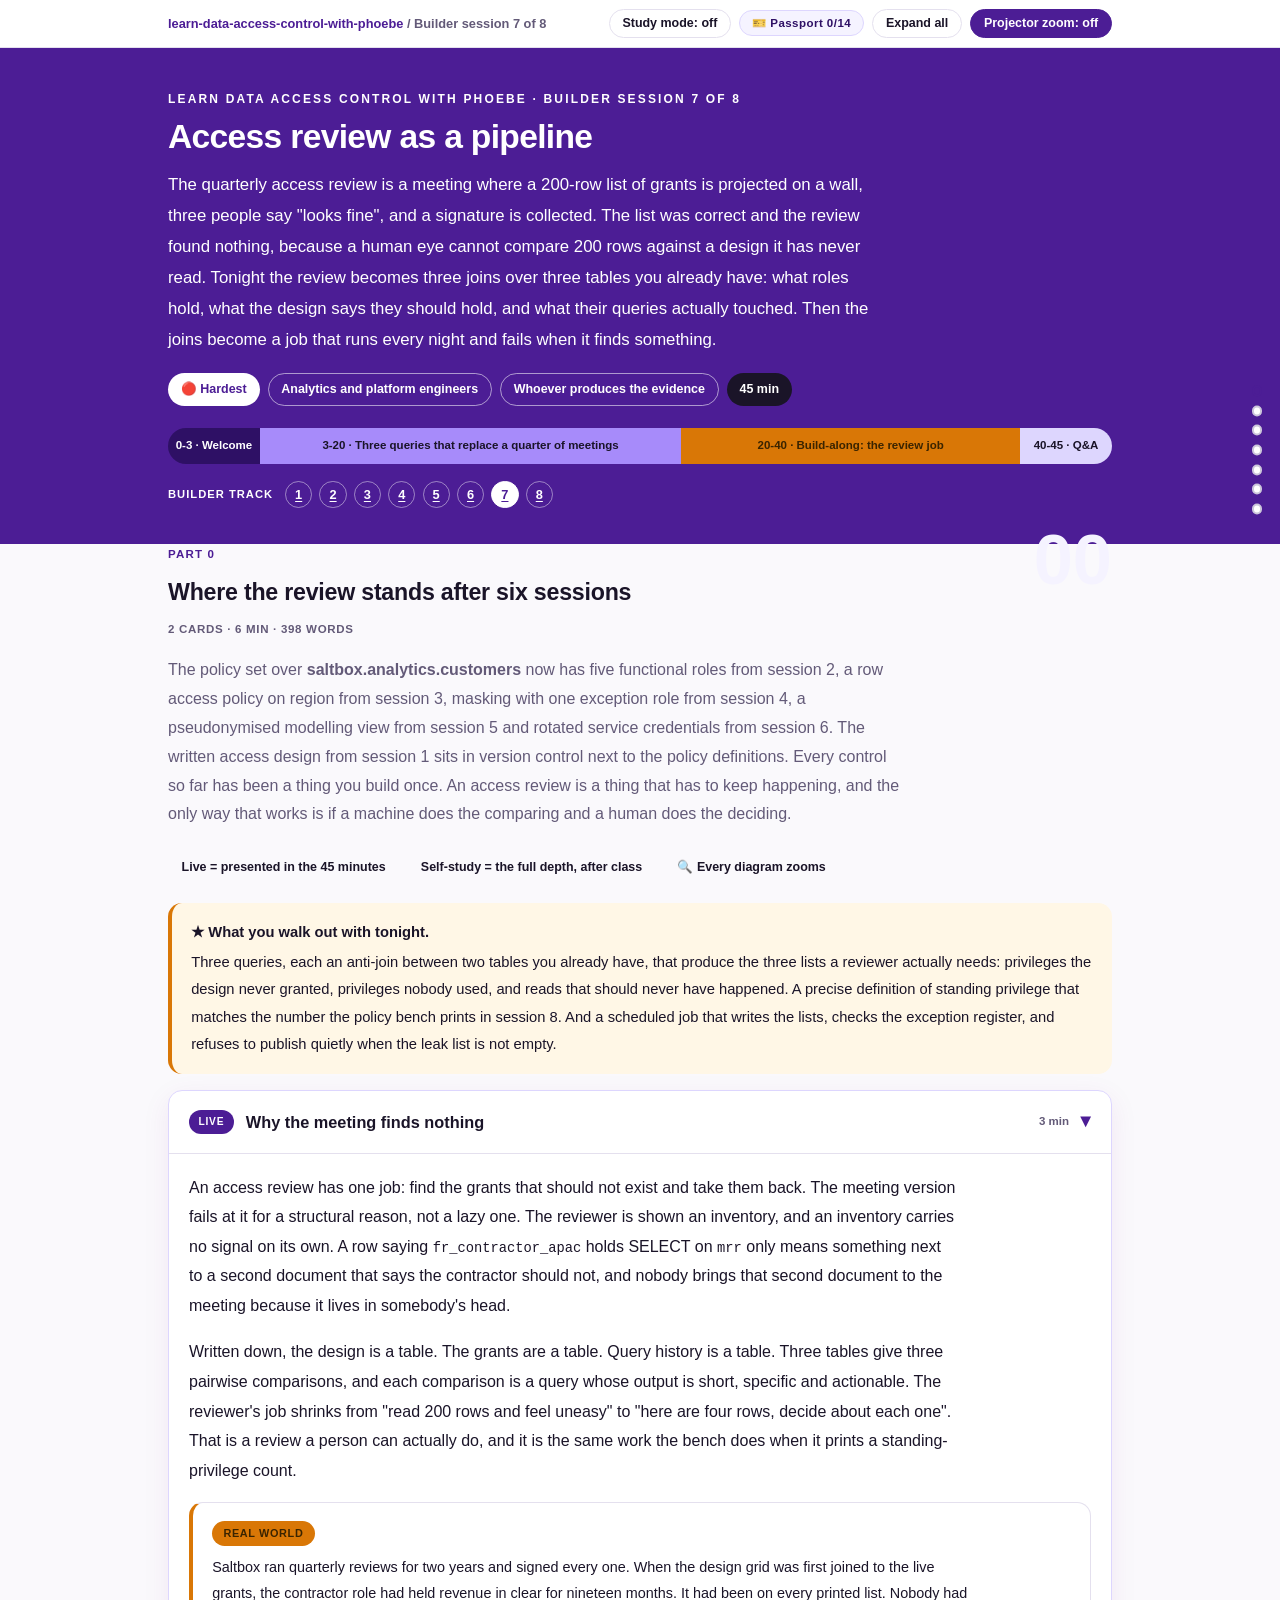
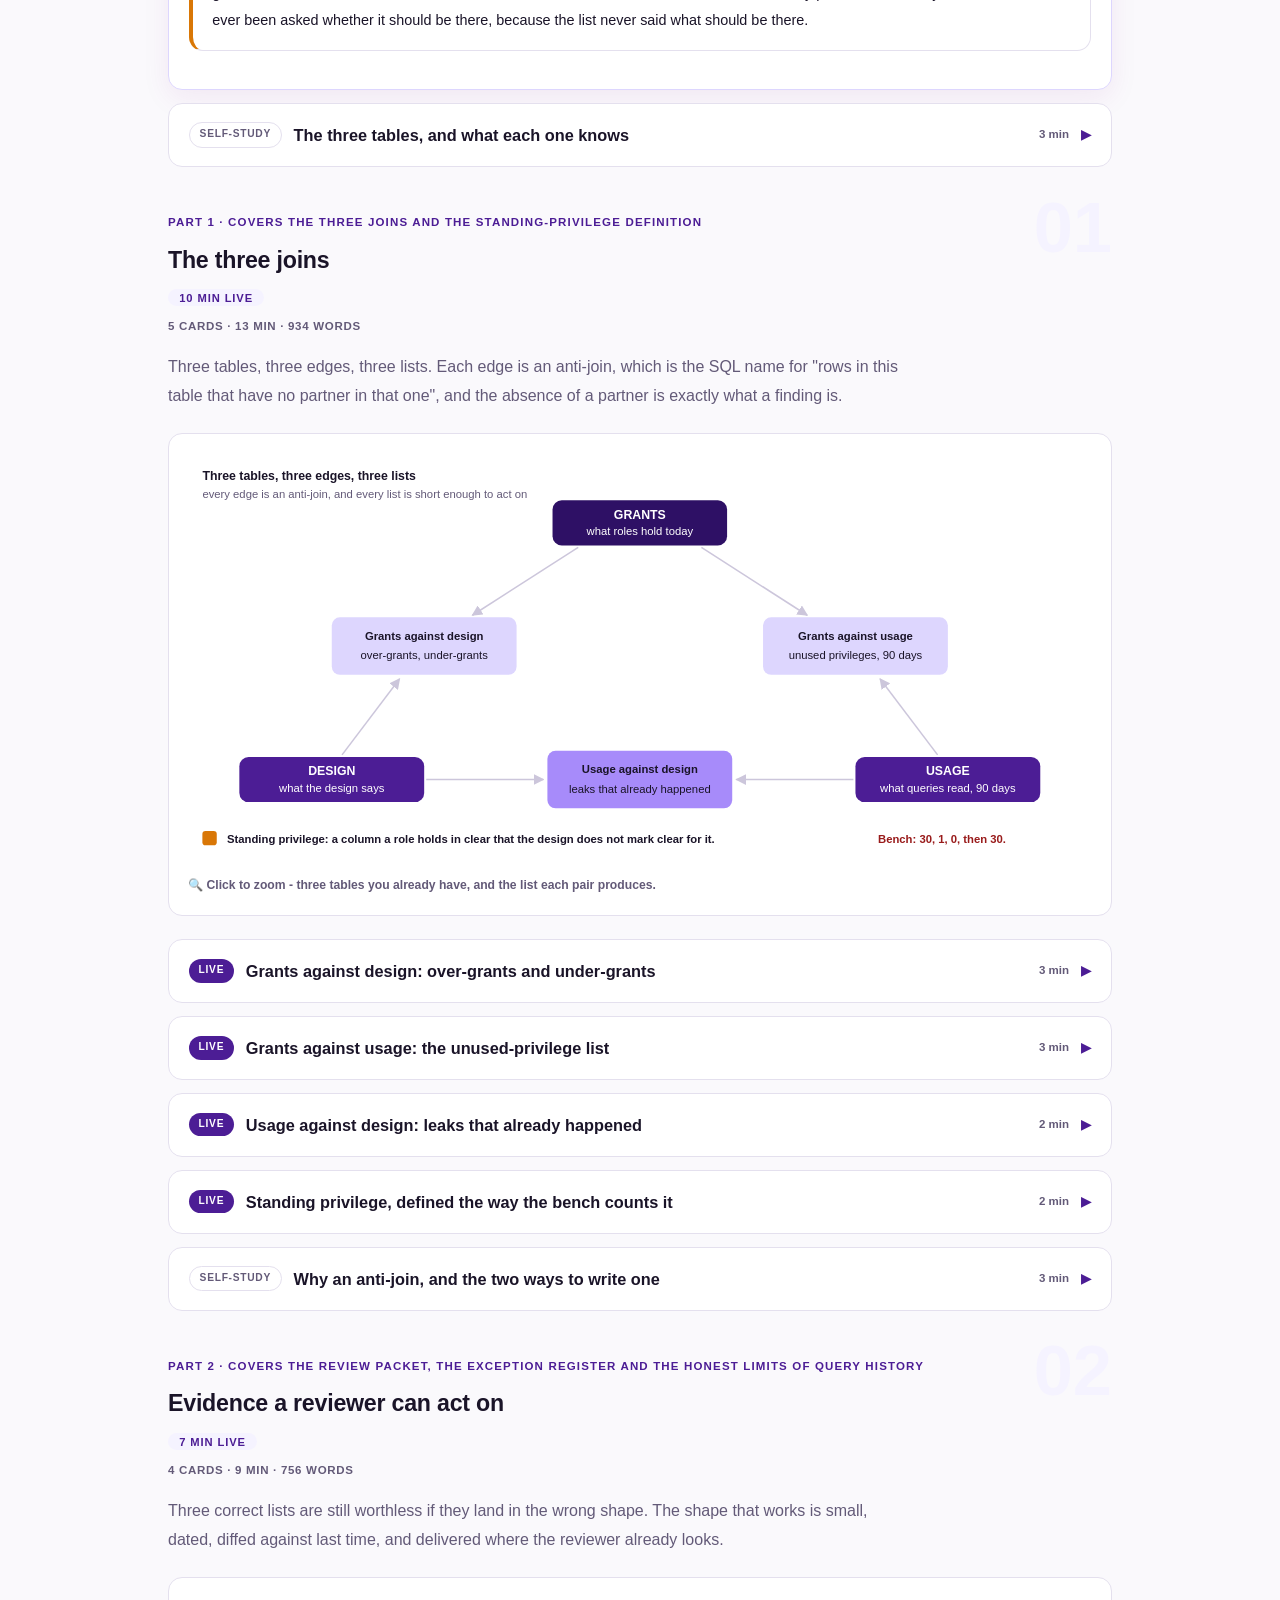
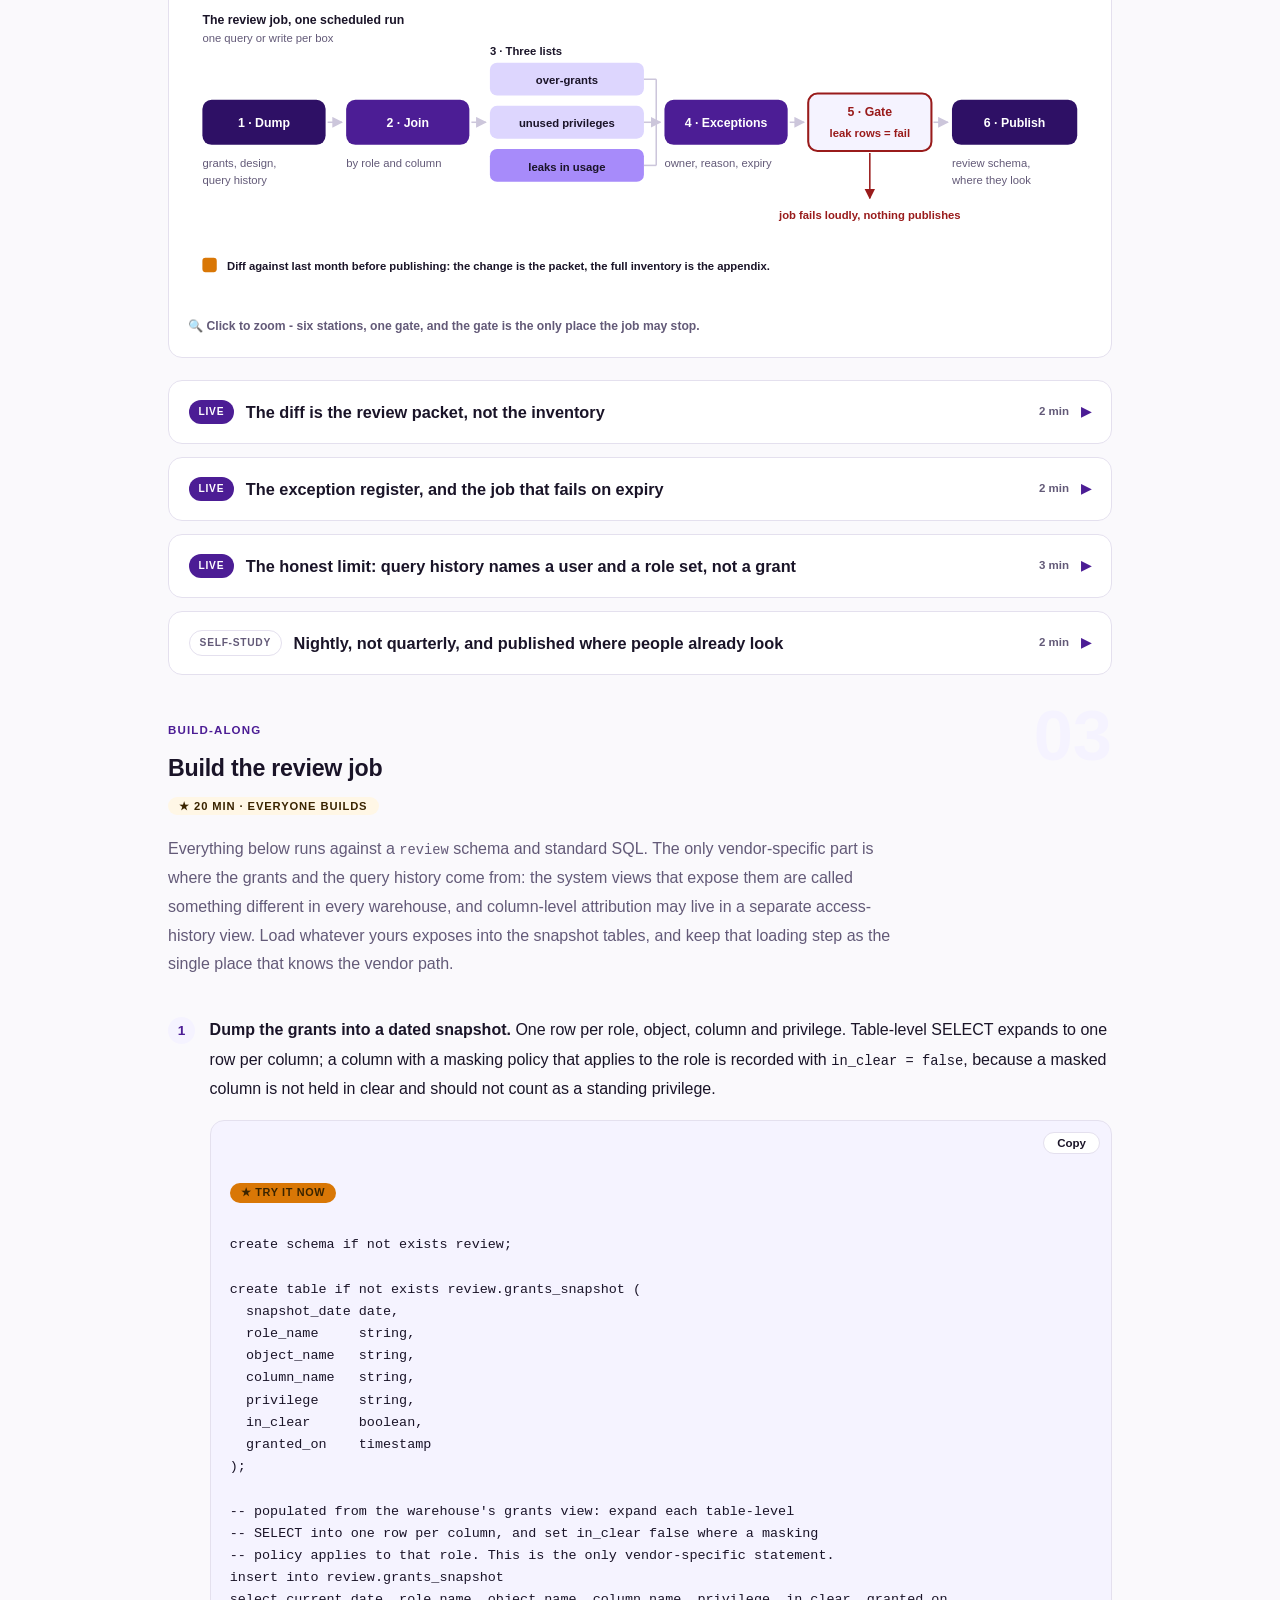
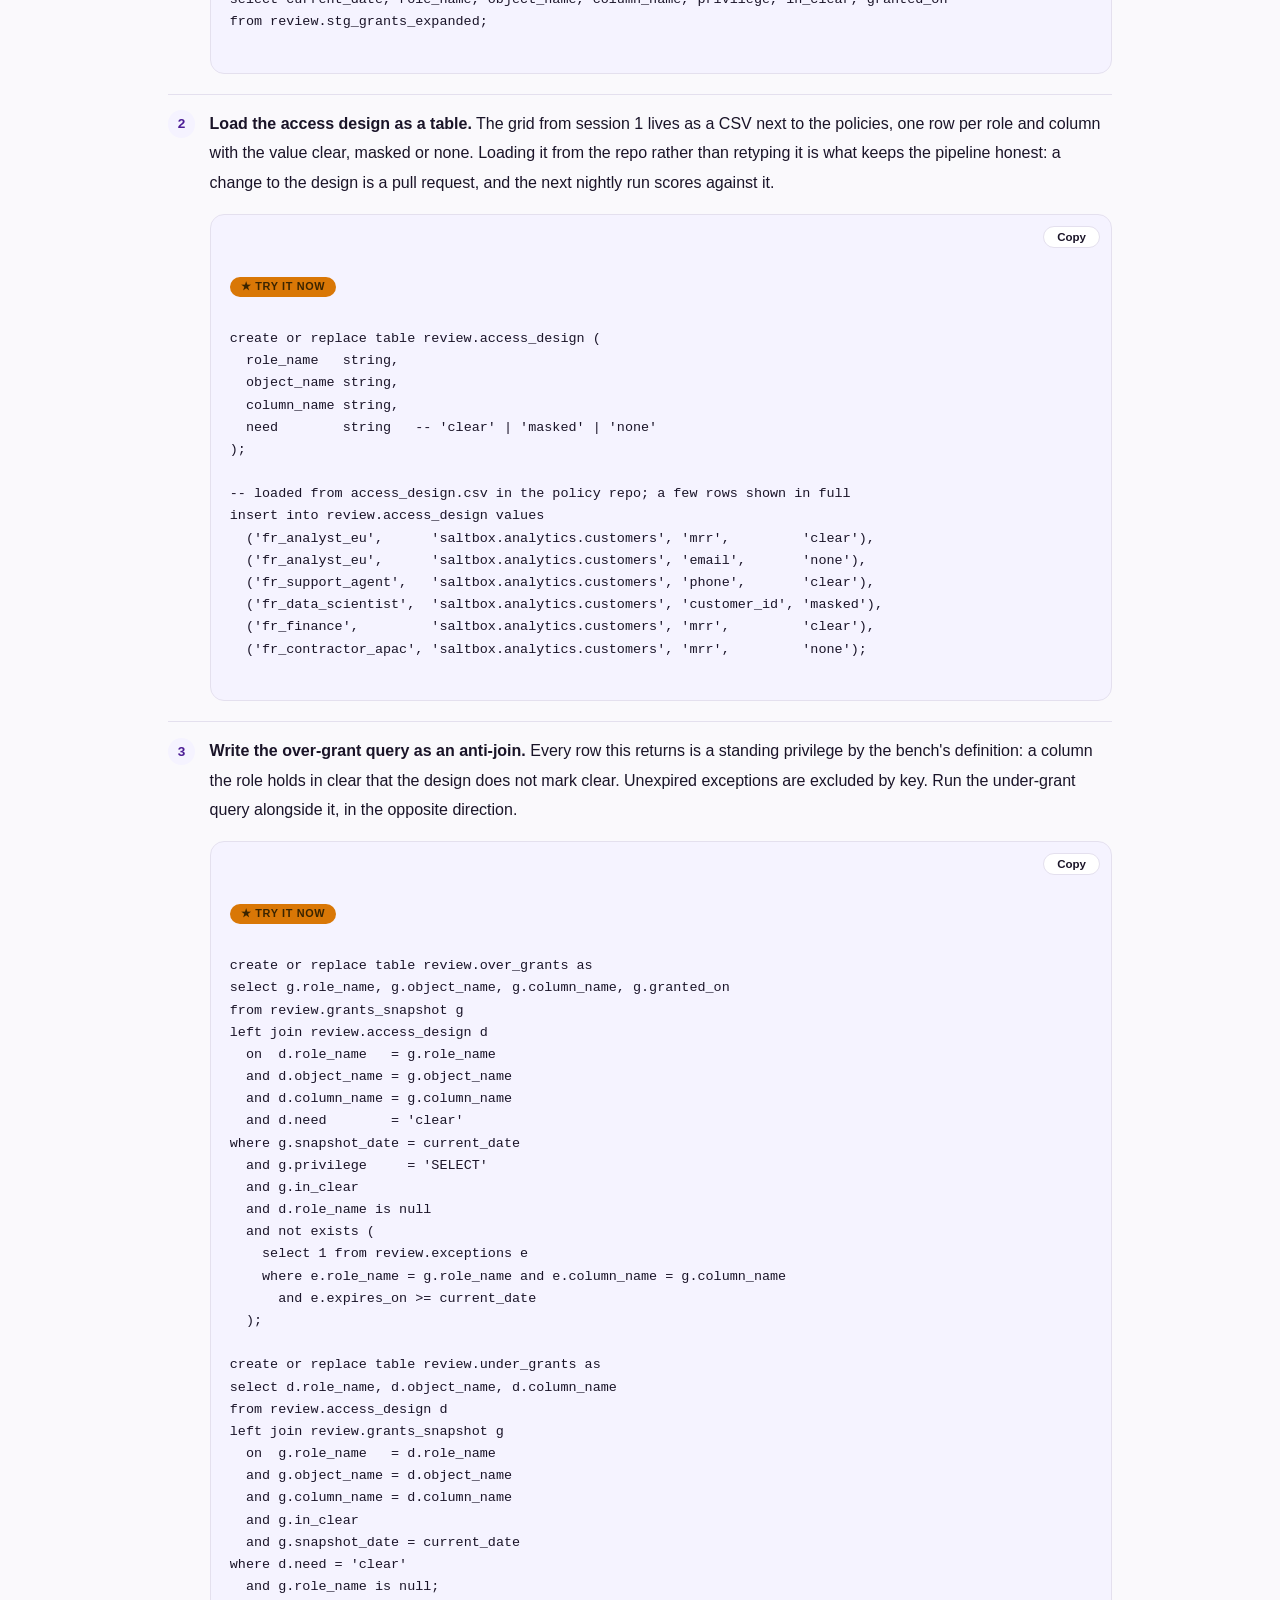
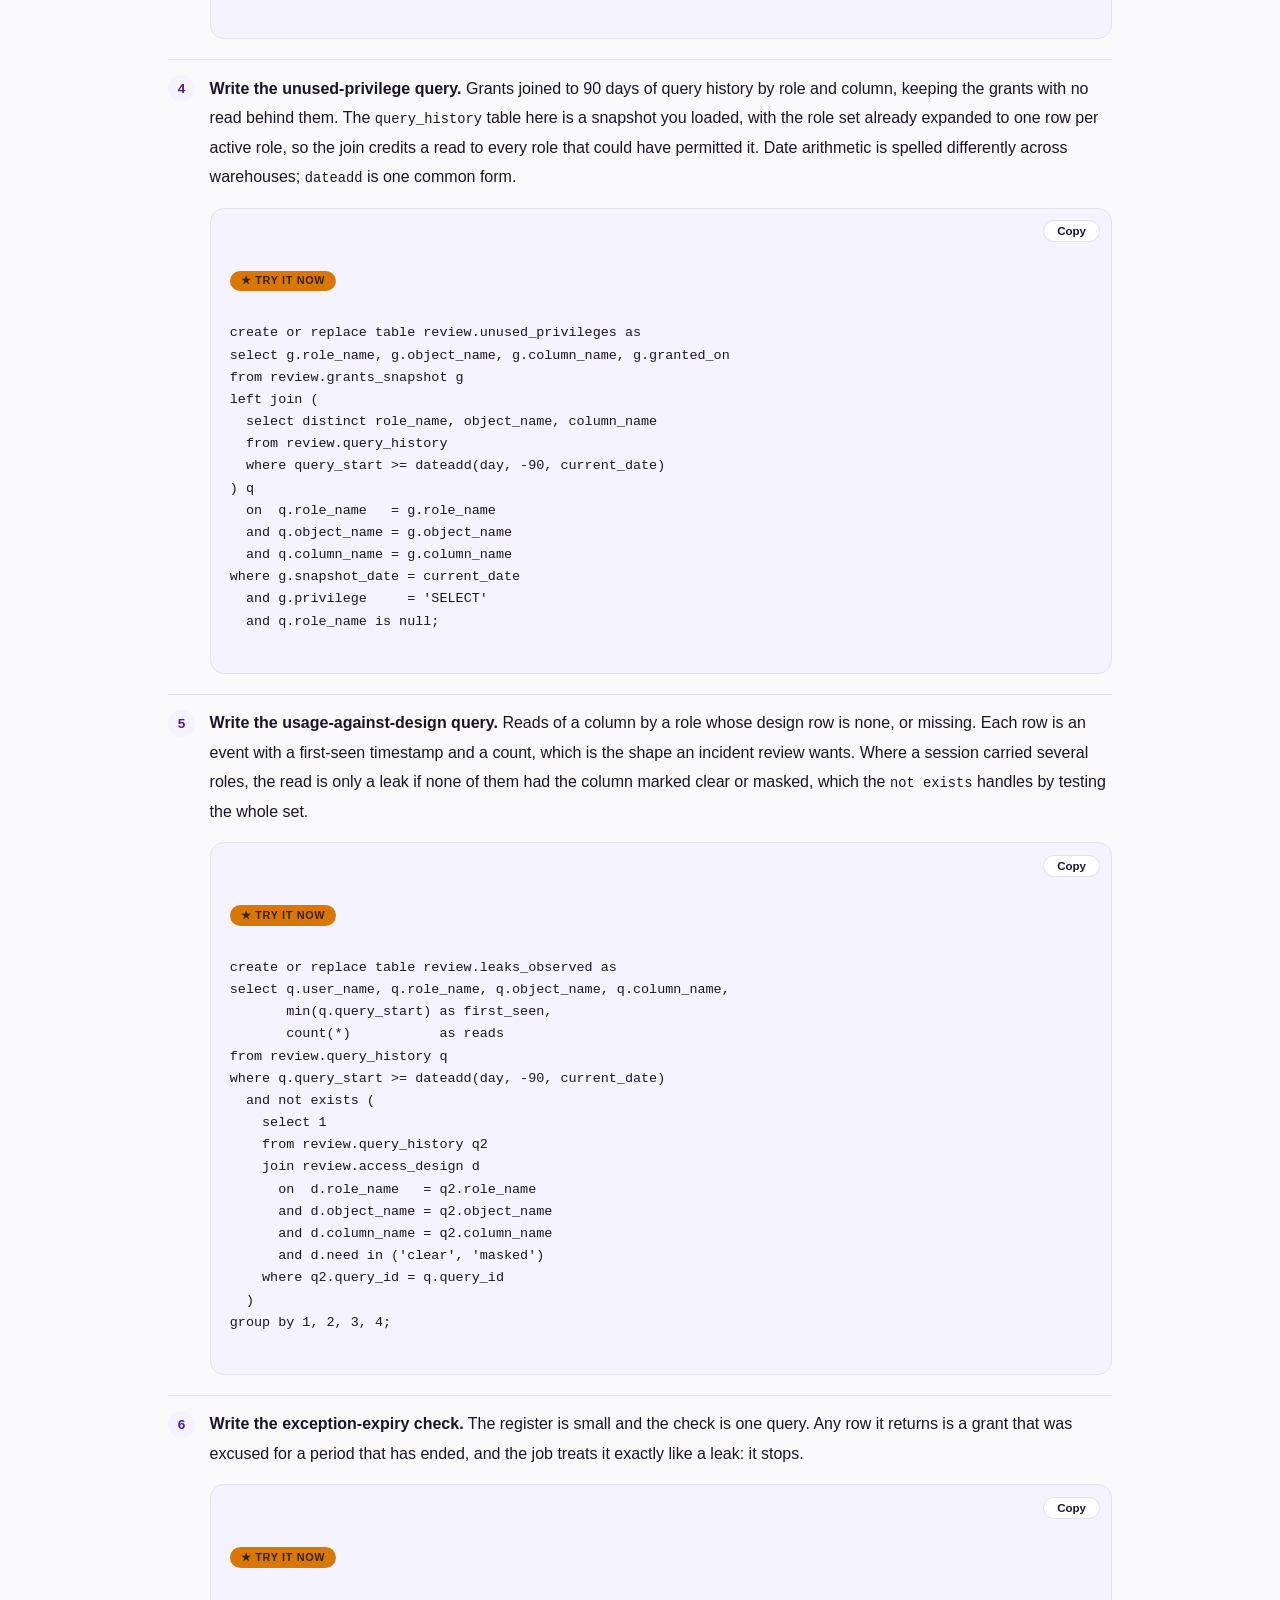
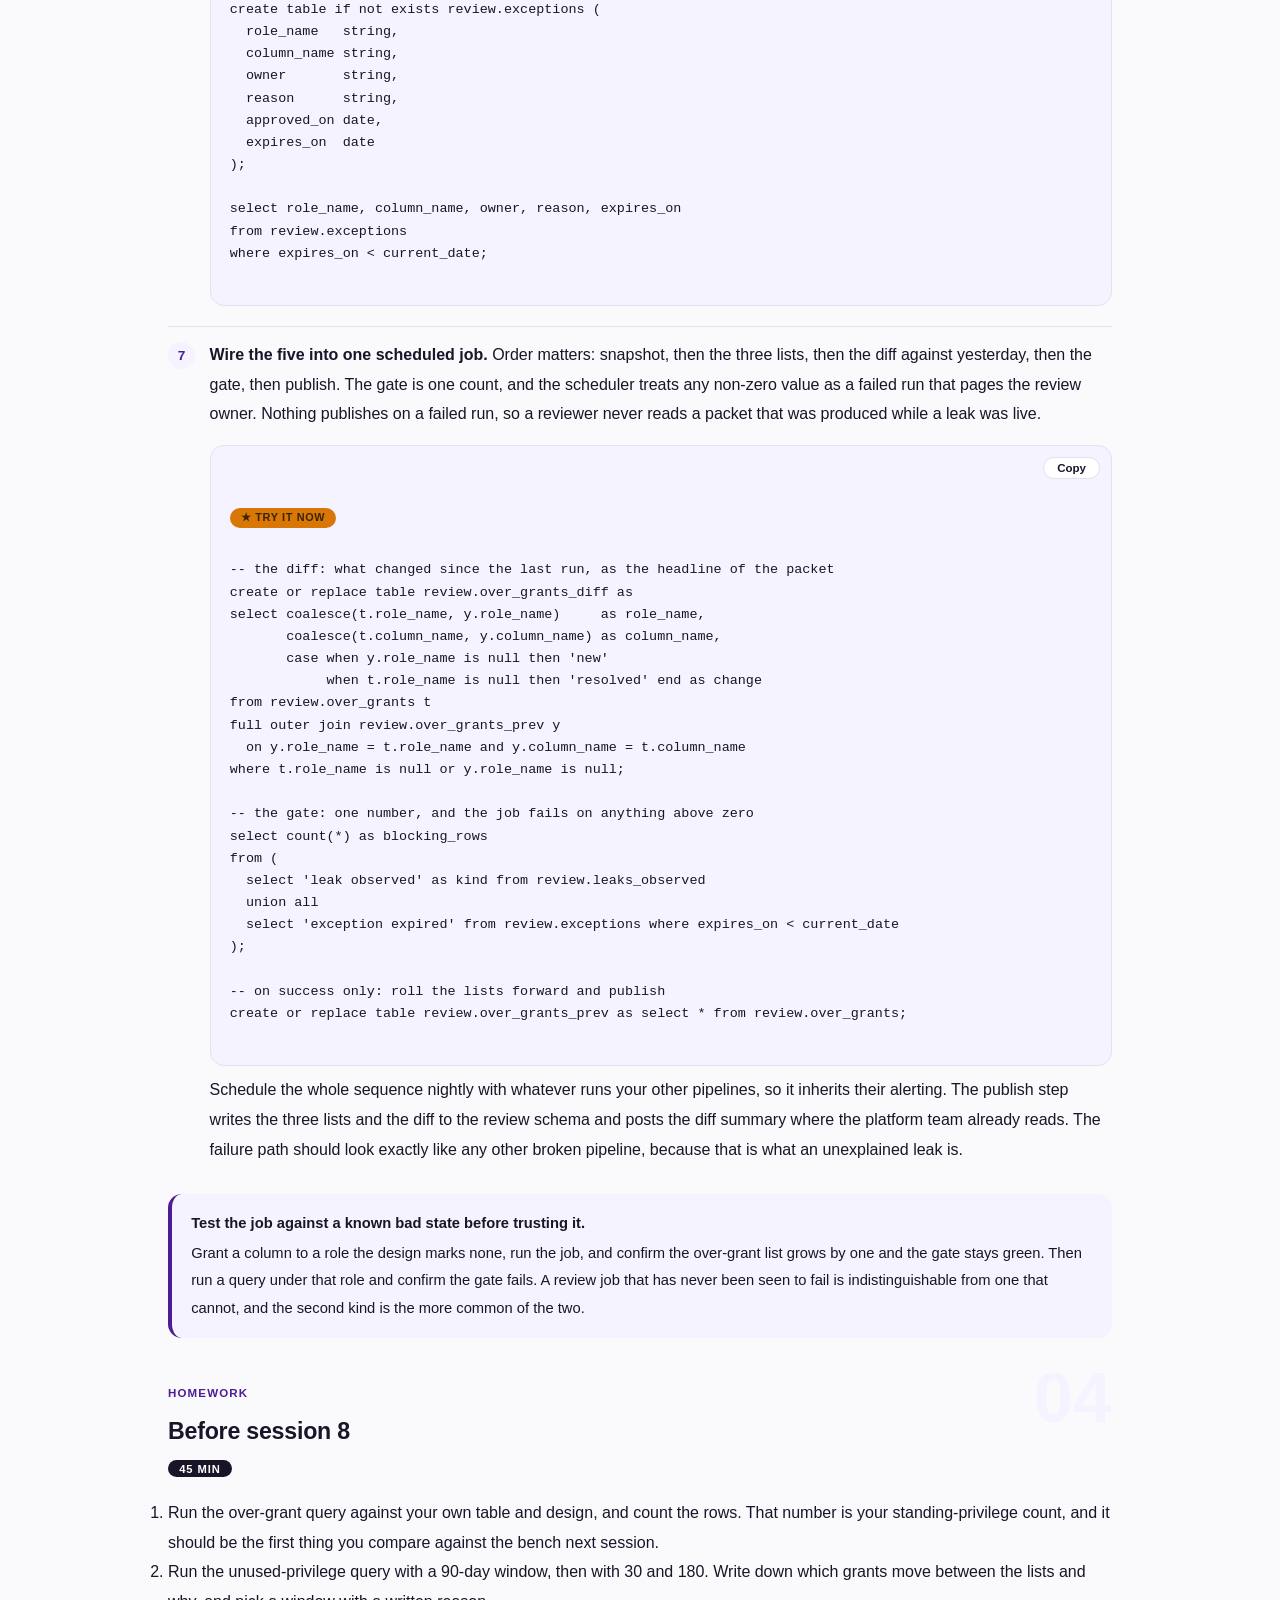
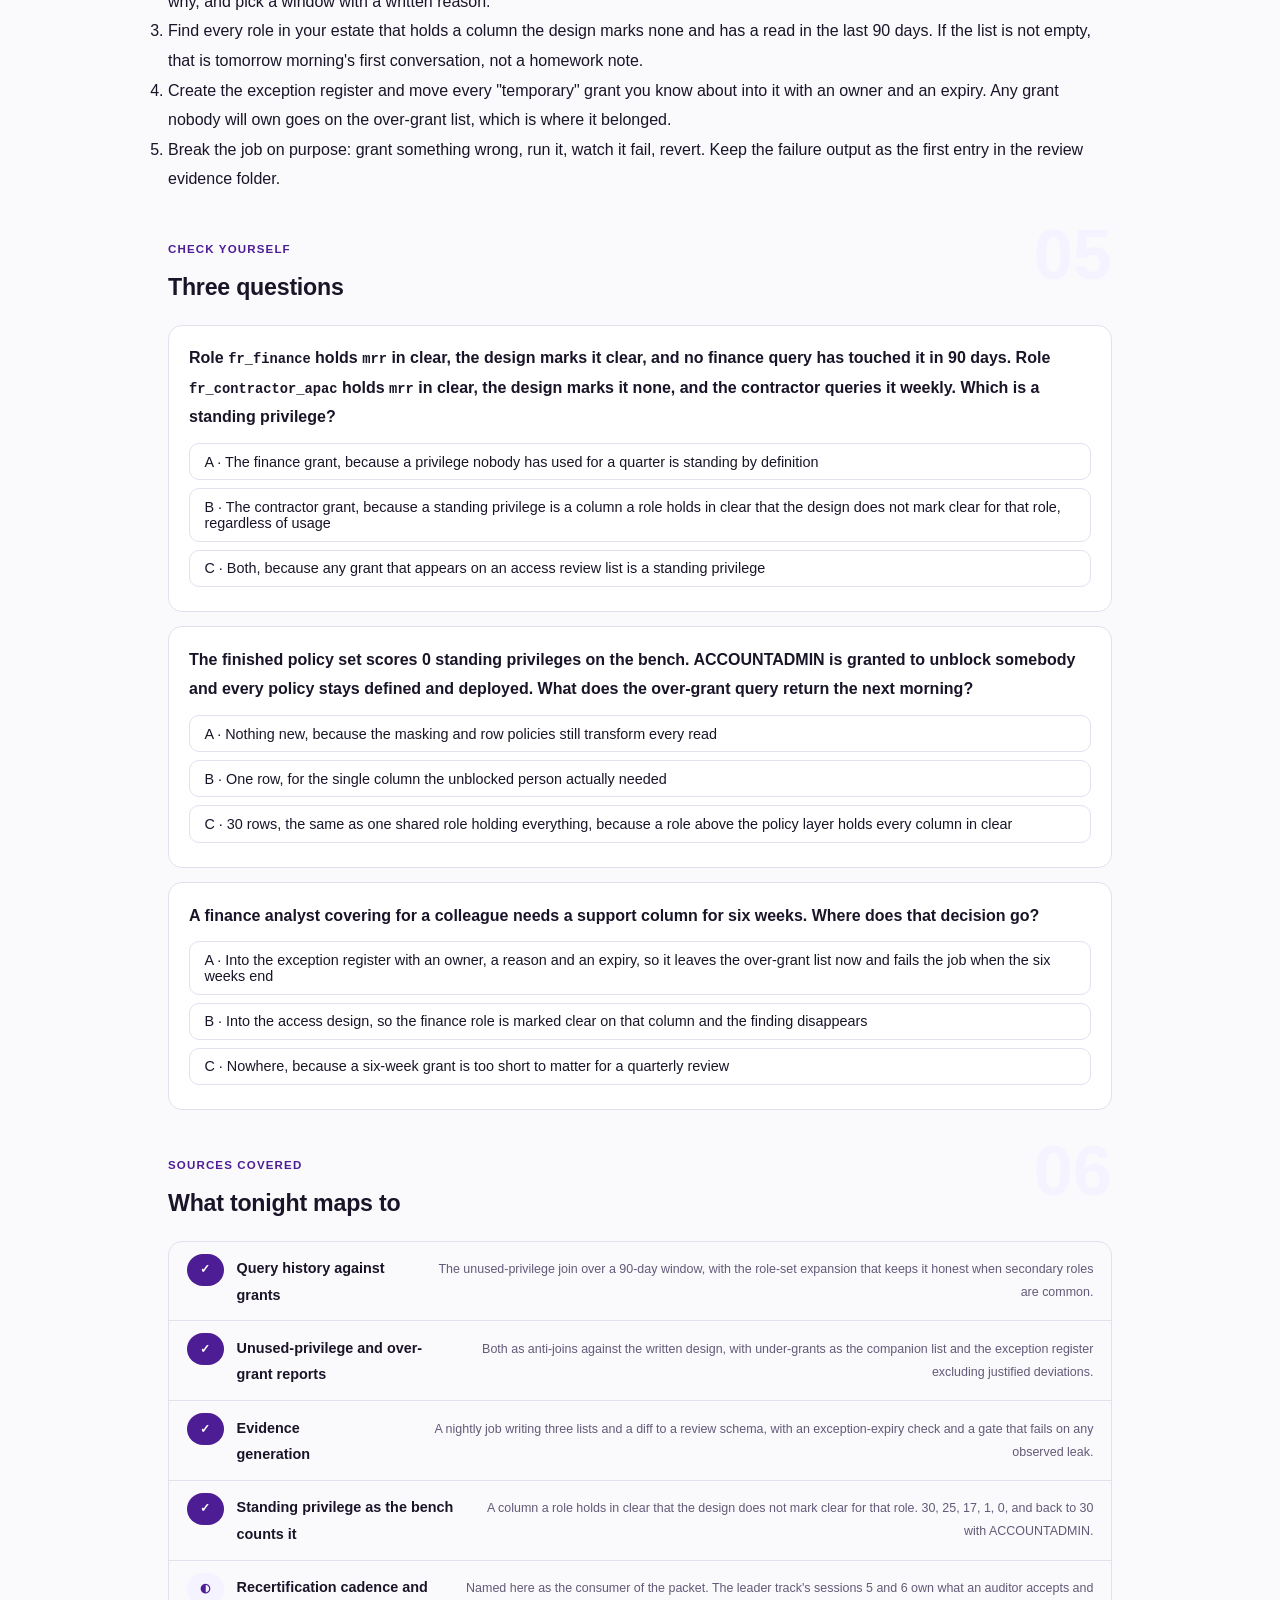
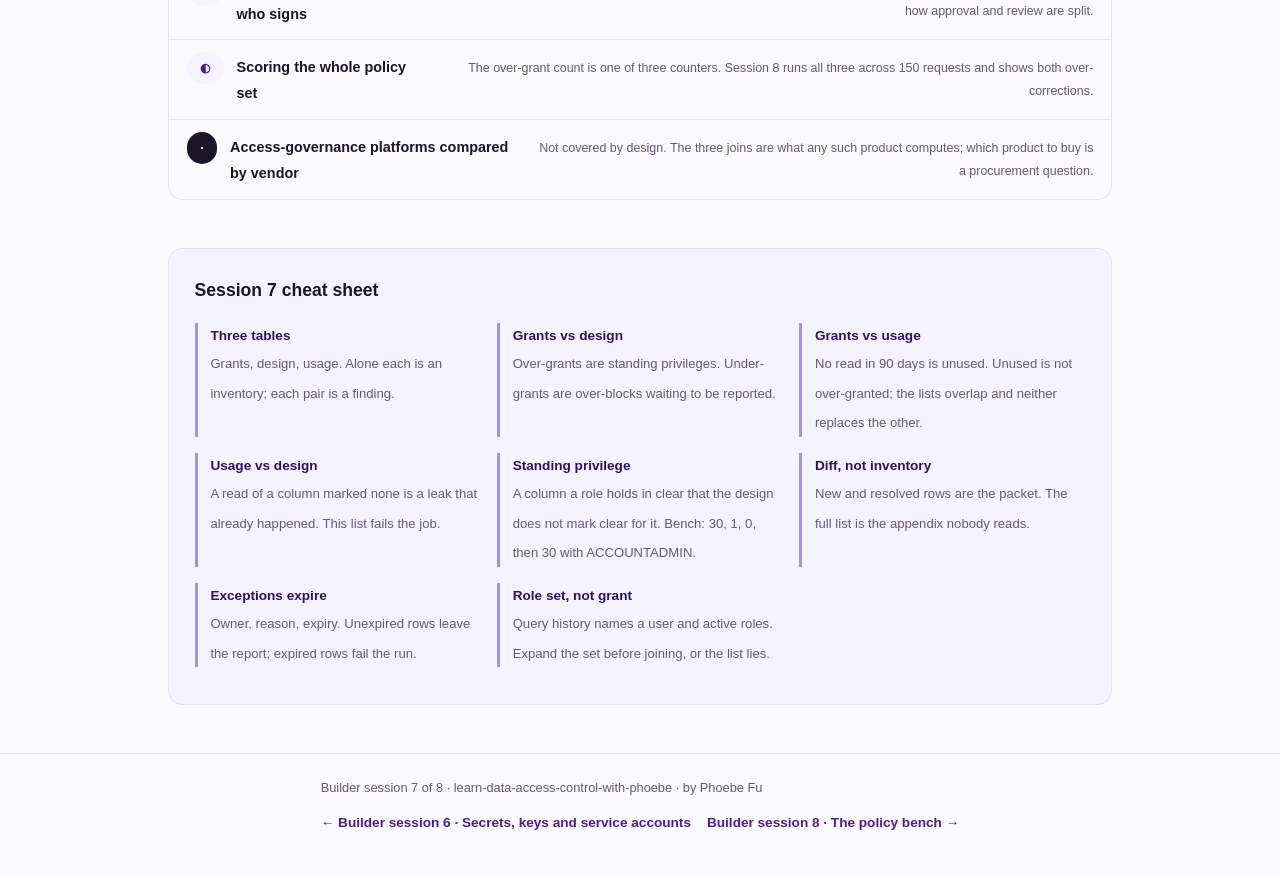
<file: courses/b7-access-review-pipeline.html>
<!DOCTYPE html>
<html lang="en">
<head>
<meta charset="UTF-8">
<meta name="viewport" content="width=device-width, initial-scale=1.0">
<!-- social:start -->
<meta name="description" content="Builder session 7 of 8. Three joins over grants, the written access design and 90 days of query history replace the quarterly access review meeting: over-grants, unused privileges and leaks that already happened, produced nightly by a job that fails loudly.">
<meta property="og:type" content="article">
<meta property="og:site_name" content="Learn with Phoebe">
<meta property="og:title" content="Access review as a pipeline - learn data access control with phoebe">
<meta property="og:description" content="Builder session 7 of 8. Grants against design, grants against usage, usage against design, and the scheduled job that writes all three lists and fails on a leak.">
<meta property="og:url" content="https://phoebefu6.github.io/learn-data-access-control-with-phoebe/courses/b7-access-review-pipeline.html">
<meta property="og:image" content="https://phoebefu6.github.io/learn-data-access-control-with-phoebe/assets/og-cover.png">
<meta property="og:image:width" content="1200">
<meta property="og:image:height" content="630">
<meta name="twitter:card" content="summary_large_image">
<meta name="twitter:title" content="Access review as a pipeline - learn data access control with phoebe">
<meta name="twitter:description" content="Three SQL joins that replace a quarter of access review meetings, wired into one nightly job.">
<meta name="twitter:image" content="https://phoebefu6.github.io/learn-data-access-control-with-phoebe/assets/og-cover.png">
<!-- social:end -->
<title>Builder session 7 · Access review as a pipeline - learn data access control with phoebe</title>
<link rel="stylesheet" href="../assets/style.css?v=24">
</head>
<body>

<div class="toolbar">
  <div class="wrap">
    <span class="crumb"><a href="../index.html">learn-data-access-control-with-phoebe</a> / Builder session 7 of 8</span>
    <button class="btn" id="toggle-all" type="button">Expand all</button>
    <button class="btn primary" id="zoom-toggle" type="button">Projector zoom: off</button>
  </div>
</div>

<header class="masthead">
  <div class="wrap">
    <div class="eyebrow">Learn Data Access Control with Phoebe · Builder session 7 of 8</div>
    <h1>Access review as a <span class="accent">pipeline</span></h1>
    <p class="sub">The quarterly access review is a meeting where a 200-row list of grants is projected on a wall, three people say "looks fine", and a signature is collected. The list was correct and the review found nothing, because a human eye cannot compare 200 rows against a design it has never read. Tonight the review becomes three joins over three tables you already have: what roles hold, what the design says they should hold, and what their queries actually touched. Then the joins become a job that runs every night and fails when it finds something.</p>
    <div class="chip-row">
      <span class="chip level">🔴 Hardest</span>
      <span class="chip audience">Analytics and platform engineers</span>
      <span class="chip audience">Whoever produces the evidence</span>
      <span class="chip time">45 min</span>
    </div>
    <div class="agenda">
      <span class="a1" style="flex:1">0-3 · Welcome</span>
      <span class="a2" style="flex:5">3-20 · Three queries that replace a quarter of meetings</span>
      <span class="a3" style="flex:4">20-40 · Build-along: the review job</span>
      <span class="a4" style="flex:1">40-45 · Q&amp;A</span>
    </div>
  </div>
</header>

<main class="wrap">

  <!-- ============ INTRO ============ -->
  <section class="section" id="intro">
    <div class="section-kicker">
      <span class="klabel">Part 0</span>
      <h2>Where the review stands after six sessions</h2>
    </div>
    <p class="lede">The policy set over <strong>saltbox.analytics.customers</strong> now has five functional roles from session 2, a row access policy on region from session 3, masking with one exception role from session 4, a pseudonymised modelling view from session 5 and rotated service credentials from session 6. The written access design from session 1 sits in version control next to the policy definitions. Every control so far has been a thing you build once. An access review is a thing that has to keep happening, and the only way that works is if a machine does the comparing and a human does the deciding.</p>

    <div class="legend">
      <span class="pill">Live = presented in the 45 minutes</span>
      <span class="pill">Self-study = the full depth, after class</span>
      <span class="pill">🔍 Every diagram zooms</span>
    </div>

    <div class="callout win">
      <p><strong>★ What you walk out with tonight.</strong> Three queries, each an anti-join between two tables you already have, that produce the three lists a reviewer actually needs: privileges the design never granted, privileges nobody used, and reads that should never have happened. A precise definition of standing privilege that matches the number the policy bench prints in session 8. And a scheduled job that writes the lists, checks the exception register, and refuses to publish quietly when the leak list is not empty.</p>
    </div>

    <details class="card" open>
      <summary><span class="mode live">Live</span>Why the meeting finds nothing<span class="mini">3 min</span><span class="caret">▶</span></summary>
      <div class="body">
        <p>An access review has one job: find the grants that should not exist and take them back. The meeting version fails at it for a structural reason, not a lazy one. The reviewer is shown an inventory, and an inventory carries no signal on its own. A row saying <code class="mono">fr_contractor_apac</code> holds SELECT on <code class="mono">mrr</code> only means something next to a second document that says the contractor should not, and nobody brings that second document to the meeting because it lives in somebody's head.</p>
        <p>Written down, the design is a table. The grants are a table. Query history is a table. Three tables give three pairwise comparisons, and each comparison is a query whose output is short, specific and actionable. The reviewer's job shrinks from "read 200 rows and feel uneasy" to "here are four rows, decide about each one". That is a review a person can actually do, and it is the same work the bench does when it prints a standing-privilege count.</p>
        <div class="callout example">
          <span class="ex-pill">Real world</span>
          <p>Saltbox ran quarterly reviews for two years and signed every one. When the design grid was first joined to the live grants, the contractor role had held revenue in clear for nineteen months. It had been on every printed list. Nobody had ever been asked whether it should be there, because the list never said what should be there.</p>
        </div>
      </div>
    </details>

    <details class="card">
      <summary><span class="mode self">Self-study</span>The three tables, and what each one knows<span class="mini">3 min</span><span class="caret">▶</span></summary>
      <div class="body">
        <ul>
          <li><strong>Grants</strong> - what every role can do right now. Dumped from the warehouse into a snapshot table with a date, so it can be diffed against last month. Knows nothing about whether the grant is wanted or used.</li>
          <li><strong>Design</strong> - what every role should be able to do, as the grid of role against column with the values clear, masked and none. Lives in version control. Knows nothing about what is actually deployed.</li>
          <li><strong>Usage</strong> - what every role actually read, from query history. Knows what happened, attributed to a user and their active roles. Knows nothing about whether it was allowed to happen.</li>
          <li><strong>The exception register</strong> is the fourth table, and the smallest: grants that contradict the design on purpose, each with an owner, a reason and an expiry. It exists so that a justified deviation stops appearing as a finding without the design being edited to hide it.</li>
        </ul>
        <p>Each table alone is an inventory. Each pair is a finding. That is the whole idea, and everything below is the mechanics of the pairs.</p>
      </div>
    </details>
  </section>

  <!-- ============ PART 1 ============ -->
  <section class="section" id="part-1">
    <div class="section-kicker">
      <span class="klabel">Part 1 · covers the three joins and the standing-privilege definition</span>
      <h2>The three joins</h2>
      <span class="tag concept">10 min live</span>
    </div>
    <p class="lede">Three tables, three edges, three lists. Each edge is an anti-join, which is the SQL name for "rows in this table that have no partner in that one", and the absence of a partner is exactly what a finding is.</p>

    <figure class="zoomable">
      <svg viewBox="0 0 880 400" xmlns="http://www.w3.org/2000/svg" role="img" aria-label="A triangle with grants at the top, the access design at bottom left and query usage at bottom right. Each edge is labelled with the list it produces: grants against design gives over-grants and under-grants, grants against usage gives unused privileges over 90 days, and usage against design gives leaks that already happened. A note defines standing privilege as a column a role holds in clear that the design does not mark clear.">
        <style>
          .b7aT { font: 800 12px Inter, sans-serif; fill: #fff; }
          .b7aS { font: 400 11px Inter, sans-serif; fill: #fff; }
          .b7aH { font: 800 12px Inter, sans-serif; fill: #1A1428; }
          .b7aL { font: 700 11px Inter, sans-serif; fill: #1A1428; }
          .b7aB { font: 400 11px Inter, sans-serif; fill: #1A1428; }
          .b7aM { font: 400 11px Inter, sans-serif; fill: #635A78; }
          .b7aN { font: 700 11px Inter, sans-serif; fill: #1A1428; }
          .b7aR { font: 700 11px Inter, sans-serif; fill: #991B1B; }
        </style>
        <defs>
          <marker id="b7aAr" viewBox="0 0 10 10" refX="9" refY="5" markerWidth="7" markerHeight="7" orient="auto">
            <path d="M0,0 L10,5 L0,10 z" fill="#CCC6DB"></path>
          </marker>
        </defs>

        <text class="b7aH" x="14" y="26">Three tables, three edges, three lists</text>
        <text class="b7aM" x="14" y="44">every edge is an anti-join, and every list is short enough to act on</text>

        <rect x="355" y="46" width="170" height="44" rx="9" fill="#2E1065"></rect>
        <text class="b7aT" x="440" y="64" text-anchor="middle">GRANTS</text>
        <text class="b7aS" x="440" y="80" text-anchor="middle">what roles hold today</text>

        <rect x="50" y="296" width="180" height="44" rx="9" fill="#4C1D95"></rect>
        <text class="b7aT" x="140" y="314" text-anchor="middle">DESIGN</text>
        <text class="b7aS" x="140" y="330" text-anchor="middle">what the design says</text>

        <rect x="650" y="296" width="180" height="44" rx="9" fill="#4C1D95"></rect>
        <text class="b7aT" x="740" y="314" text-anchor="middle">USAGE</text>
        <text class="b7aS" x="740" y="330" text-anchor="middle">what queries read, 90 days</text>

        <line x1="380" y1="92" x2="277" y2="158" stroke="#CCC6DB" stroke-width="1.5" marker-end="url(#b7aAr)"></line>
        <line x1="150" y1="294" x2="206" y2="220" stroke="#CCC6DB" stroke-width="1.5" marker-end="url(#b7aAr)"></line>
        <rect x="140" y="160" width="180" height="56" rx="8" fill="#DDD6FE"></rect>
        <text class="b7aL" x="230" y="182" text-anchor="middle">Grants against design</text>
        <text class="b7aB" x="230" y="201" text-anchor="middle">over-grants, under-grants</text>

        <line x1="500" y1="92" x2="603" y2="158" stroke="#CCC6DB" stroke-width="1.5" marker-end="url(#b7aAr)"></line>
        <line x1="730" y1="294" x2="674" y2="220" stroke="#CCC6DB" stroke-width="1.5" marker-end="url(#b7aAr)"></line>
        <rect x="560" y="160" width="180" height="56" rx="8" fill="#DDD6FE"></rect>
        <text class="b7aL" x="650" y="182" text-anchor="middle">Grants against usage</text>
        <text class="b7aB" x="650" y="201" text-anchor="middle">unused privileges, 90 days</text>

        <line x1="232" y1="318" x2="346" y2="318" stroke="#CCC6DB" stroke-width="1.5" marker-end="url(#b7aAr)"></line>
        <line x1="648" y1="318" x2="534" y2="318" stroke="#CCC6DB" stroke-width="1.5" marker-end="url(#b7aAr)"></line>
        <rect x="350" y="290" width="180" height="56" rx="8" fill="#A78BFA"></rect>
        <text class="b7aL" x="440" y="312" text-anchor="middle">Usage against design</text>
        <text class="b7aB" x="440" y="331" text-anchor="middle">leaks that already happened</text>

        <rect x="14" y="368" width="14" height="14" rx="3" fill="#D97706"></rect>
        <text class="b7aN" x="38" y="380">Standing privilege: a column a role holds in clear that the design does not mark clear for it.</text>
        <text class="b7aR" x="672" y="380">Bench: 30, 1, 0, then 30.</text>
      </svg>
      <figcaption>🔍 Click to zoom - three tables you already have, and the list each pair produces.</figcaption>
    </figure>

    <details class="card">
      <summary><span class="mode live">Live</span>Grants against design: over-grants and under-grants<span class="mini">3 min</span><span class="caret">▶</span></summary>
      <div class="body">
        <p>Dump the current grants to a table, one row per role, object, column and privilege. Join it to the design grid on role and column. Two lists fall out, and both matter.</p>
        <ul>
          <li><strong>Over-grants</strong> - a role holds a column in clear that the design does not mark clear for that role. This is the classic finding, the one a leak grows out of, and the one every access review is nominally looking for.</li>
          <li><strong>Under-grants</strong> - the design marks a column clear for a role and the role does not hold it. Nobody reports these, because nobody thinks of a missing grant as a security problem. It is an over-block waiting to be discovered by a support agent at 5pm, and the fix that agent finds will be a shared login or a colleague's export.</li>
        </ul>
        <p>Both lists come from the same two tables and the same join, run in opposite directions. Producing only the first one means reporting one of the three counters and staying blind to the second.</p>
      </div>
    </details>

    <details class="card">
      <summary><span class="mode live">Live</span>Grants against usage: the unused-privilege list<span class="mini">3 min</span><span class="caret">▶</span></summary>
      <div class="body">
        <p>Join the grants dump to query history, by role and column, over a window. A grant with no query behind it in 90 days is an unused privilege: something a role can read that nobody in that role has needed for a quarter. It might be legitimate and seasonal. It is far more often the residue of a project that ended, a person who moved teams, or a Friday-afternoon unblock that nobody took back.</p>
        <p>The 90-day window is a convention rather than a law. Shorter windows flag quarterly reporting as unused. Longer windows let a leaver's grant sit for half a year. Ninety days lines up with a quarterly review cadence and catches most of what matters, and whatever window is chosen should be written down next to the query so the next person does not argue about it from scratch.</p>
        <div class="callout tip">
          <p><strong>Unused is not the same as over-granted.</strong> A finance role that holds <code class="mono">mrr</code> in clear and has not queried it since the year-end close is unused but correctly granted. A contractor role holding <code class="mono">mrr</code> is over-granted whether or not it ever ran a query. The two lists overlap and neither replaces the other.</p>
        </div>
      </div>
    </details>

    <details class="card">
      <summary><span class="mode live">Live</span>Usage against design: leaks that already happened<span class="mini">2 min</span><span class="caret">▶</span></summary>
      <div class="body">
        <p>The third edge is the uncomfortable one. Join query history to the design and keep every read of a column by a role the design marks none. Each row is not a leak that might happen; it is a leak that did, with a timestamp and a user name attached. This is the list an incident review will ask for, and it is far better to have produced it yourself last night than to reconstruct it under pressure.</p>
        <p>It is also the list that makes the case for the other two. An over-grant that has never been exercised is a risk. An over-grant that appears in this list is an event, and the difference in how people respond to those two words is the difference between a review that is tolerated and a review that gets its fixes deployed.</p>
      </div>
    </details>

    <details class="card">
      <summary><span class="mode live">Live</span>Standing privilege, defined the way the bench counts it<span class="mini">2 min</span><span class="caret">▶</span></summary>
      <div class="body">
        <p>A <strong>standing privilege</strong> is a column a role holds in clear that the design does not mark clear for that role. That is the over-grant list from the first join, counted. It is deliberately independent of usage: a privilege is standing whether or not anybody has exercised it, because a compromised account does not care about the query history of its previous owner.</p>
        <p>The policy bench over saltbox.customers counts exactly this, across five roles and ten columns. Fifty role-column cells, twenty of them marked clear in the design, so a single shared role holding every column in clear carries <strong>30</strong> standing privileges. Masking national_id for everybody takes it to 25 and masking email and phone outside support takes it to 17, because a masked column is no longer held in clear. Splitting the shared role five ways takes it to <strong>1</strong>: the data scientist still holding a real customer_id where the design asked for a pseudonym. The finished design scores <strong>0</strong>. Grant ACCOUNTADMIN on top of the finished design and the count goes straight back to <strong>30</strong>, with every policy still defined and deployed, because a role above the policy layer holds every column in clear regardless of what the layer says.</p>
        <div class="callout example">
          <span class="ex-pill">Real world</span>
          <p>The over-grant query at Saltbox and the bench's standing-privilege readout are the same definition applied to the same design. That is not a coincidence to be pleased about; it is the reason the review number and the scoreboard number can be put in the same monthly report without a footnote explaining why they differ.</p>
        </div>
      </div>
    </details>

    <details class="card">
      <summary><span class="mode self">Self-study</span>Why an anti-join, and the two ways to write one<span class="mini">3 min</span><span class="caret">▶</span></summary>
      <div class="body">
        <p>Every list above is "rows in A with no matching row in B". The two idiomatic spellings are a LEFT JOIN with a null test on the right-hand key, and NOT EXISTS with a correlated subquery. Both produce the same rows. LEFT JOIN with IS NULL reads more naturally to people who write reporting SQL and is what the build-along uses. NOT EXISTS is safer when B can hold duplicate keys, because a LEFT JOIN against duplicates multiplies the rows of A before the null test removes them, which can make the counts wrong without making the list wrong.</p>
        <p>Whichever spelling is used, the join keys have to be normalised first: the same column name in the same case, the same fully qualified object name, and role names as the warehouse stores them rather than as the design author typed them. Almost every false finding in a first review run is a case mismatch or a missing schema prefix, so the snapshot step should do the normalising once rather than every query doing it differently.</p>
      </div>
    </details>
  </section>

  <!-- ============ PART 2 ============ -->
  <section class="section" id="part-2">
    <div class="section-kicker">
      <span class="klabel">Part 2 · covers the review packet, the exception register and the honest limits of query history</span>
      <h2>Evidence a reviewer can act on</h2>
      <span class="tag concept">7 min live</span>
    </div>
    <p class="lede">Three correct lists are still worthless if they land in the wrong shape. The shape that works is small, dated, diffed against last time, and delivered where the reviewer already looks.</p>

    <figure class="zoomable">
      <svg viewBox="0 0 880 300" xmlns="http://www.w3.org/2000/svg" role="img" aria-label="A pipeline strip with six stations: dump the grants, design and query history into tables; join them by role and column; produce three lists, over-grants, unused privileges and leaks in usage; check the exception register for expired entries; a red gate that fails the job if the leak list has any rows or an exception has expired; and publish to the review schema. A note says to diff against last month before publishing.">
        <style>
          .b7bT { font: 800 12px Inter, sans-serif; fill: #fff; }
          .b7bH { font: 800 12px Inter, sans-serif; fill: #1A1428; }
          .b7bL { font: 700 11px Inter, sans-serif; fill: #1A1428; }
          .b7bM { font: 400 11px Inter, sans-serif; fill: #635A78; }
          .b7bN { font: 700 11px Inter, sans-serif; fill: #1A1428; }
          .b7bR { font: 800 12px Inter, sans-serif; fill: #991B1B; }
          .b7bRs { font: 700 11px Inter, sans-serif; fill: #991B1B; }
        </style>
        <defs>
          <marker id="b7bAr" viewBox="0 0 10 10" refX="9" refY="5" markerWidth="7" markerHeight="7" orient="auto">
            <path d="M0,0 L10,5 L0,10 z" fill="#CCC6DB"></path>
          </marker>
          <marker id="b7bRd" viewBox="0 0 10 10" refX="9" refY="5" markerWidth="7" markerHeight="7" orient="auto">
            <path d="M0,0 L10,5 L0,10 z" fill="#991B1B"></path>
          </marker>
        </defs>

        <text class="b7bH" x="14" y="26">The review job, one scheduled run</text>
        <text class="b7bM" x="14" y="44">one query or write per box</text>

        <rect x="14" y="100" width="120" height="44" rx="9" fill="#2E1065"></rect>
        <text class="b7bT" x="74" y="127" text-anchor="middle">1 · Dump</text>
        <text class="b7bM" x="14" y="166">grants, design,</text>
        <text class="b7bM" x="14" y="182">query history</text>
        <line x1="136" y1="122" x2="150" y2="122" stroke="#CCC6DB" stroke-width="1.5" marker-end="url(#b7bAr)"></line>

        <rect x="154" y="100" width="120" height="44" rx="9" fill="#4C1D95"></rect>
        <text class="b7bT" x="214" y="127" text-anchor="middle">2 · Join</text>
        <text class="b7bM" x="154" y="166">by role and column</text>
        <line x1="276" y1="122" x2="290" y2="122" stroke="#CCC6DB" stroke-width="1.5" marker-end="url(#b7bAr)"></line>

        <text class="b7bL" x="294" y="56">3 · Three lists</text>
        <rect x="294" y="64" width="150" height="32" rx="7" fill="#DDD6FE"></rect>
        <text class="b7bL" x="369" y="85" text-anchor="middle">over-grants</text>
        <rect x="294" y="106" width="150" height="32" rx="7" fill="#DDD6FE"></rect>
        <text class="b7bL" x="369" y="127" text-anchor="middle">unused privileges</text>
        <rect x="294" y="148" width="150" height="32" rx="7" fill="#A78BFA"></rect>
        <text class="b7bL" x="369" y="169" text-anchor="middle">leaks in usage</text>
        <line x1="444" y1="80" x2="456" y2="80" stroke="#CCC6DB" stroke-width="1.5"></line>
        <line x1="444" y1="164" x2="456" y2="164" stroke="#CCC6DB" stroke-width="1.5"></line>
        <line x1="456" y1="80" x2="456" y2="164" stroke="#CCC6DB" stroke-width="1.5"></line>
        <line x1="444" y1="122" x2="460" y2="122" stroke="#CCC6DB" stroke-width="1.5" marker-end="url(#b7bAr)"></line>

        <rect x="464" y="100" width="120" height="44" rx="9" fill="#4C1D95"></rect>
        <text class="b7bT" x="524" y="127" text-anchor="middle">4 · Exceptions</text>
        <text class="b7bM" x="464" y="166">owner, reason, expiry</text>
        <line x1="586" y1="122" x2="600" y2="122" stroke="#CCC6DB" stroke-width="1.5" marker-end="url(#b7bAr)"></line>

        <rect x="604" y="94" width="120" height="56" rx="9" fill="#F5F3FF" stroke="#991B1B" stroke-width="2"></rect>
        <text class="b7bR" x="664" y="116" text-anchor="middle">5 · Gate</text>
        <text class="b7bRs" x="664" y="136" text-anchor="middle">leak rows = fail</text>
        <line x1="664" y1="152" x2="664" y2="196" stroke="#991B1B" stroke-width="1.5" marker-end="url(#b7bRd)"></line>
        <text class="b7bRs" x="664" y="216" text-anchor="middle">job fails loudly, nothing publishes</text>
        <line x1="726" y1="122" x2="740" y2="122" stroke="#CCC6DB" stroke-width="1.5" marker-end="url(#b7bAr)"></line>

        <rect x="744" y="100" width="122" height="44" rx="9" fill="#2E1065"></rect>
        <text class="b7bT" x="805" y="127" text-anchor="middle">6 · Publish</text>
        <text class="b7bM" x="744" y="166">review schema,</text>
        <text class="b7bM" x="744" y="182">where they look</text>

        <rect x="14" y="254" width="14" height="14" rx="3" fill="#D97706"></rect>
        <text class="b7bN" x="38" y="266">Diff against last month before publishing: the change is the packet, the full inventory is the appendix.</text>
      </svg>
      <figcaption>🔍 Click to zoom - six stations, one gate, and the gate is the only place the job may stop.</figcaption>
    </figure>

    <details class="card">
      <summary><span class="mode live">Live</span>The diff is the review packet, not the inventory<span class="mini">2 min</span><span class="caret">▶</span></summary>
      <div class="body">
        <p>A reviewer shown the full over-grant list every month sees the same forty rows they saw last month and signs, because forty stable rows carry no information about what changed. Shown the diff, they see three: two grants that appeared since the last run and one that was resolved. Three rows get read. Forty get signed.</p>
        <p>So the job keeps yesterday's lists, computes new and resolved rows against them, and publishes the diff as the headline with the full list attached beneath it. The leader track's session 5 makes the same argument from the auditor's side: a 200-row list produces a signature and no information, and a signature is not evidence that anybody looked.</p>
      </div>
    </details>

    <details class="card">
      <summary><span class="mode live">Live</span>The exception register, and the job that fails on expiry<span class="mini">2 min</span><span class="caret">▶</span></summary>
      <div class="body">
        <p>Some over-grants are deliberate. A finance analyst covering for a colleague on leave holds a support column for six weeks. The design should not be edited to accommodate that, because the design is the statement of what the job needs, and the job did not change. Instead the grant goes into an <strong>exception register</strong>: a table with the role, the column, an owner, a reason, an approval date and an expiry.</p>
        <table class="clean">
          <thead>
            <tr><th>Column</th><th>What it is for</th></tr>
          </thead>
          <tbody>
            <tr><td>role_name, column_name</td><td>The exact over-grant row being excused, so the anti-join can exclude it by key</td></tr>
            <tr><td>owner</td><td>A named person, not a team, who answers for it when the expiry arrives</td></tr>
            <tr><td>reason</td><td>One sentence a reviewer can disagree with. "Business need" is not a reason</td></tr>
            <tr><td>approved_on, expires_on</td><td>Expiry is mandatory. An exception with no end date is a design change wearing a disguise</td></tr>
          </tbody>
        </table>
        <p>The register does two jobs in the pipeline. An unexpired exception removes its row from the over-grant list, so the reviewer sees only the unexplained findings. An expired exception fails the job, so the grant either gets removed or gets a new expiry with a new approval, and cannot quietly become permanent.</p>
      </div>
    </details>

    <details class="card">
      <summary><span class="mode live">Live</span>The honest limit: query history names a user and a role set, not a grant<span class="mini">3 min</span><span class="caret">▶</span></summary>
      <div class="body">
        <p>Query history attributes a read to a user and the roles that were active in the session. It does not say which grant permitted the read, because the warehouse aggregated privileges across the active roles and never had to decide. With a single primary role per session, the join by role and column is exact. Where secondary roles are common, one query can carry three roles and the read has to be credited to every role in the set that could have permitted it.</p>
        <ul>
          <li><strong>For the unused-privilege list</strong> that credit makes the join conservative: a column read under a role set counts as used for every role in the set that holds it, so a privilege is only reported unused if no session that could have exercised it did. The list under-counts rather than falsely accusing, which is the right direction to be wrong in.</li>
          <li><strong>For the usage-against-design list</strong> the same ambiguity cuts the other way: a read that was legitimate under one active role and forbidden under another is not a leak, so the join has to test whether any role in the set had the column marked clear or masked before flagging the row.</li>
          <li><strong>Where the warehouse offers column-level access history</strong> as a separate view from query history, use it; it removes the guesswork about which columns a statement touched. The view names differ between warehouses and change between versions, so the snapshot step should be the only place that knows the vendor path.</li>
        </ul>
        <div class="callout example">
          <span class="ex-pill">Real world</span>
          <p>Saltbox's first unused-privilege run flagged every column the finance role held, because the finance analysts ran everything with a secondary reporting role active and the join only looked at the primary. The fix was a one-line change to expand the role set before joining. The lesson was to check the list against one person you trust before sending it to a reviewer who does not know the roles.</p>
        </div>
      </div>
    </details>

    <details class="card">
      <summary><span class="mode self">Self-study</span>Nightly, not quarterly, and published where people already look<span class="mini">2 min</span><span class="caret">▶</span></summary>
      <div class="body">
        <p>A quarterly review lets an over-grant live for ninety days before anybody sees it. A nightly job finds it the morning after it was made, when the person who made it still remembers why. The cost of running the three joins nightly is a few seconds of compute; the cost of running them quarterly is a quarter of exposure per finding.</p>
        <p>Publishing means writing the three lists and their diffs to a review schema that the reviewer's existing tooling can read, and posting the diff summary into whichever channel the platform team already watches. A report that requires opening a new dashboard is a report that gets opened before the audit and at no other time. The job's failure, when it fails, should page the review owner the same way a broken pipeline would, because that is what it is.</p>
      </div>
    </details>
  </section>

  <!-- ============ DEMO ============ -->
  <section class="section" id="demo-1">
    <div class="section-kicker">
      <span class="klabel">Build-along</span>
      <h2>Build the review job</h2>
      <span class="tag demo">★ 20 min · everyone builds</span>
    </div>
    <p class="lede">Everything below runs against a <code class="mono">review</code> schema and standard SQL. The only vendor-specific part is where the grants and the query history come from: the system views that expose them are called something different in every warehouse, and column-level attribution may live in a separate access-history view. Load whatever yours exposes into the snapshot tables, and keep that loading step as the single place that knows the vendor path.</p>

    <div class="steps">
      <div class="step">
        <p><strong>Dump the grants into a dated snapshot.</strong> One row per role, object, column and privilege. Table-level SELECT expands to one row per column; a column with a masking policy that applies to the role is recorded with <code class="mono">in_clear = false</code>, because a masked column is not held in clear and should not count as a standing privilege.</p>
        <div class="prompt-box good">
          <span class="label">★ Try it now</span>
create schema if not exists review;

create table if not exists review.grants_snapshot (
  snapshot_date date,
  role_name     string,
  object_name   string,
  column_name   string,
  privilege     string,
  in_clear      boolean,
  granted_on    timestamp
);

-- populated from the warehouse's grants view: expand each table-level
-- SELECT into one row per column, and set in_clear false where a masking
-- policy applies to that role. This is the only vendor-specific statement.
insert into review.grants_snapshot
select current_date, role_name, object_name, column_name, privilege, in_clear, granted_on
from review.stg_grants_expanded;
        </div>
      </div>
      <div class="step">
        <p><strong>Load the access design as a table.</strong> The grid from session 1 lives as a CSV next to the policies, one row per role and column with the value clear, masked or none. Loading it from the repo rather than retyping it is what keeps the pipeline honest: a change to the design is a pull request, and the next nightly run scores against it.</p>
        <div class="prompt-box good">
          <span class="label">★ Try it now</span>
create or replace table review.access_design (
  role_name   string,
  object_name string,
  column_name string,
  need        string   -- 'clear' | 'masked' | 'none'
);

-- loaded from access_design.csv in the policy repo; a few rows shown in full
insert into review.access_design values
  ('fr_analyst_eu',      'saltbox.analytics.customers', 'mrr',         'clear'),
  ('fr_analyst_eu',      'saltbox.analytics.customers', 'email',       'none'),
  ('fr_support_agent',   'saltbox.analytics.customers', 'phone',       'clear'),
  ('fr_data_scientist',  'saltbox.analytics.customers', 'customer_id', 'masked'),
  ('fr_finance',         'saltbox.analytics.customers', 'mrr',         'clear'),
  ('fr_contractor_apac', 'saltbox.analytics.customers', 'mrr',         'none');
        </div>
      </div>
      <div class="step">
        <p><strong>Write the over-grant query as an anti-join.</strong> Every row this returns is a standing privilege by the bench's definition: a column the role holds in clear that the design does not mark clear. Unexpired exceptions are excluded by key. Run the under-grant query alongside it, in the opposite direction.</p>
        <div class="prompt-box good">
          <span class="label">★ Try it now</span>
create or replace table review.over_grants as
select g.role_name, g.object_name, g.column_name, g.granted_on
from review.grants_snapshot g
left join review.access_design d
  on  d.role_name   = g.role_name
  and d.object_name = g.object_name
  and d.column_name = g.column_name
  and d.need        = 'clear'
where g.snapshot_date = current_date
  and g.privilege     = 'SELECT'
  and g.in_clear
  and d.role_name is null
  and not exists (
    select 1 from review.exceptions e
    where e.role_name = g.role_name and e.column_name = g.column_name
      and e.expires_on >= current_date
  );

create or replace table review.under_grants as
select d.role_name, d.object_name, d.column_name
from review.access_design d
left join review.grants_snapshot g
  on  g.role_name   = d.role_name
  and g.object_name = d.object_name
  and g.column_name = d.column_name
  and g.in_clear
  and g.snapshot_date = current_date
where d.need = 'clear'
  and g.role_name is null;
        </div>
      </div>
      <div class="step">
        <p><strong>Write the unused-privilege query.</strong> Grants joined to 90 days of query history by role and column, keeping the grants with no read behind them. The <code class="mono">query_history</code> table here is a snapshot you loaded, with the role set already expanded to one row per active role, so the join credits a read to every role that could have permitted it. Date arithmetic is spelled differently across warehouses; <code class="mono">dateadd</code> is one common form.</p>
        <div class="prompt-box good">
          <span class="label">★ Try it now</span>
create or replace table review.unused_privileges as
select g.role_name, g.object_name, g.column_name, g.granted_on
from review.grants_snapshot g
left join (
  select distinct role_name, object_name, column_name
  from review.query_history
  where query_start >= dateadd(day, -90, current_date)
) q
  on  q.role_name   = g.role_name
  and q.object_name = g.object_name
  and q.column_name = g.column_name
where g.snapshot_date = current_date
  and g.privilege     = 'SELECT'
  and q.role_name is null;
        </div>
      </div>
      <div class="step">
        <p><strong>Write the usage-against-design query.</strong> Reads of a column by a role whose design row is none, or missing. Each row is an event with a first-seen timestamp and a count, which is the shape an incident review wants. Where a session carried several roles, the read is only a leak if none of them had the column marked clear or masked, which the <code class="mono">not exists</code> handles by testing the whole set.</p>
        <div class="prompt-box good">
          <span class="label">★ Try it now</span>
create or replace table review.leaks_observed as
select q.user_name, q.role_name, q.object_name, q.column_name,
       min(q.query_start) as first_seen,
       count(*)           as reads
from review.query_history q
where q.query_start >= dateadd(day, -90, current_date)
  and not exists (
    select 1
    from review.query_history q2
    join review.access_design d
      on  d.role_name   = q2.role_name
      and d.object_name = q2.object_name
      and d.column_name = q2.column_name
      and d.need in ('clear', 'masked')
    where q2.query_id = q.query_id
  )
group by 1, 2, 3, 4;
        </div>
      </div>
      <div class="step">
        <p><strong>Write the exception-expiry check.</strong> The register is small and the check is one query. Any row it returns is a grant that was excused for a period that has ended, and the job treats it exactly like a leak: it stops.</p>
        <div class="prompt-box good">
          <span class="label">★ Try it now</span>
create table if not exists review.exceptions (
  role_name   string,
  column_name string,
  owner       string,
  reason      string,
  approved_on date,
  expires_on  date
);

select role_name, column_name, owner, reason, expires_on
from review.exceptions
where expires_on &lt; current_date;
        </div>
      </div>
      <div class="step">
        <p><strong>Wire the five into one scheduled job.</strong> Order matters: snapshot, then the three lists, then the diff against yesterday, then the gate, then publish. The gate is one count, and the scheduler treats any non-zero value as a failed run that pages the review owner. Nothing publishes on a failed run, so a reviewer never reads a packet that was produced while a leak was live.</p>
        <div class="prompt-box good">
          <span class="label">★ Try it now</span>
-- the diff: what changed since the last run, as the headline of the packet
create or replace table review.over_grants_diff as
select coalesce(t.role_name, y.role_name)     as role_name,
       coalesce(t.column_name, y.column_name) as column_name,
       case when y.role_name is null then 'new'
            when t.role_name is null then 'resolved' end as change
from review.over_grants t
full outer join review.over_grants_prev y
  on y.role_name = t.role_name and y.column_name = t.column_name
where t.role_name is null or y.role_name is null;

-- the gate: one number, and the job fails on anything above zero
select count(*) as blocking_rows
from (
  select 'leak observed' as kind from review.leaks_observed
  union all
  select 'exception expired' from review.exceptions where expires_on &lt; current_date
);

-- on success only: roll the lists forward and publish
create or replace table review.over_grants_prev as select * from review.over_grants;
        </div>
        <p>Schedule the whole sequence nightly with whatever runs your other pipelines, so it inherits their alerting. The publish step writes the three lists and the diff to the review schema and posts the diff summary where the platform team already reads. The failure path should look exactly like any other broken pipeline, because that is what an unexplained leak is.</p>
      </div>
    </div>

    <div class="callout tip">
      <p><strong>Test the job against a known bad state before trusting it.</strong> Grant a column to a role the design marks none, run the job, and confirm the over-grant list grows by one and the gate stays green. Then run a query under that role and confirm the gate fails. A review job that has never been seen to fail is indistinguishable from one that cannot, and the second kind is the more common of the two.</p>
    </div>
  </section>

  <!-- ============ HOMEWORK ============ -->
  <section class="section" id="exercise">
    <div class="section-kicker">
      <span class="klabel">Homework</span>
      <h2>Before session 8</h2>
      <span class="tag exercise">45 min</span>
    </div>
    <ol>
      <li>Run the over-grant query against your own table and design, and count the rows. That number is your standing-privilege count, and it should be the first thing you compare against the bench next session.</li>
      <li>Run the unused-privilege query with a 90-day window, then with 30 and 180. Write down which grants move between the lists and why, and pick a window with a written reason.</li>
      <li>Find every role in your estate that holds a column the design marks none and has a read in the last 90 days. If the list is not empty, that is tomorrow morning's first conversation, not a homework note.</li>
      <li>Create the exception register and move every "temporary" grant you know about into it with an owner and an expiry. Any grant nobody will own goes on the over-grant list, which is where it belonged.</li>
      <li>Break the job on purpose: grant something wrong, run it, watch it fail, revert. Keep the failure output as the first entry in the review evidence folder.</li>
    </ol>
  </section>

  <!-- ============ QUIZ ============ -->
  <section class="section" id="quiz">
    <div class="section-kicker">
      <span class="klabel">Check yourself</span>
      <h2>Three questions</h2>
    </div>

    <div class="quiz-q" data-answer="1">
      <p class="qtext">Role <code class="mono">fr_finance</code> holds <code class="mono">mrr</code> in clear, the design marks it clear, and no finance query has touched it in 90 days. Role <code class="mono">fr_contractor_apac</code> holds <code class="mono">mrr</code> in clear, the design marks it none, and the contractor queries it weekly. Which is a standing privilege?</p>
      <button class="qopt" type="button">A · The finance grant, because a privilege nobody has used for a quarter is standing by definition</button>
      <button class="qopt" type="button">B · The contractor grant, because a standing privilege is a column a role holds in clear that the design does not mark clear for that role, regardless of usage</button>
      <button class="qopt" type="button">C · Both, because any grant that appears on an access review list is a standing privilege</button>
      <p class="qwhy">Standing privilege is defined against the design, not against usage. The finance grant is unused but correct; the contractor grant is a standing privilege whether or not it is exercised, and its weekly reads also put it on the leaks-observed list. Two different lists, two different findings.</p>
    </div>

    <div class="quiz-q" data-answer="2">
      <p class="qtext">The finished policy set scores 0 standing privileges on the bench. ACCOUNTADMIN is granted to unblock somebody and every policy stays defined and deployed. What does the over-grant query return the next morning?</p>
      <button class="qopt" type="button">A · Nothing new, because the masking and row policies still transform every read</button>
      <button class="qopt" type="button">B · One row, for the single column the unblocked person actually needed</button>
      <button class="qopt" type="button">C · 30 rows, the same as one shared role holding everything, because a role above the policy layer holds every column in clear</button>
      <p class="qwhy">The ACCOUNTADMIN row of the bench is identical to the opening state: 109 leaks and 30 standing privileges. The policies are all still there and none of them apply, and a snapshot that expands the top role's grants will show every column in clear.</p>
    </div>

    <div class="quiz-q" data-answer="0">
      <p class="qtext">A finance analyst covering for a colleague needs a support column for six weeks. Where does that decision go?</p>
      <button class="qopt" type="button">A · Into the exception register with an owner, a reason and an expiry, so it leaves the over-grant list now and fails the job when the six weeks end</button>
      <button class="qopt" type="button">B · Into the access design, so the finance role is marked clear on that column and the finding disappears</button>
      <button class="qopt" type="button">C · Nowhere, because a six-week grant is too short to matter for a quarterly review</button>
      <p class="qwhy">The design states what the job needs, and the job did not change. The exception register holds the deviation with an end date, and the expiry check turns a forgotten temporary grant into a failed run instead of a permanent one.</p>
    </div>

    <p class="quiz-score"></p>
  </section>

  <!-- ============ COVERAGE ============ -->
  <section class="section" id="official">
    <div class="section-kicker">
      <span class="klabel">Sources covered</span>
      <h2>What tonight maps to</h2>
    </div>
    <div class="covered">
      <div class="covered-row">
        <span class="status pill solid">✓</span>
        <span class="name">Query history against grants</span>
        <span class="note">The unused-privilege join over a 90-day window, with the role-set expansion that keeps it honest when secondary roles are common.</span>
      </div>
      <div class="covered-row">
        <span class="status pill solid">✓</span>
        <span class="name">Unused-privilege and over-grant reports</span>
        <span class="note">Both as anti-joins against the written design, with under-grants as the companion list and the exception register excluding justified deviations.</span>
      </div>
      <div class="covered-row">
        <span class="status pill solid">✓</span>
        <span class="name">Evidence generation</span>
        <span class="note">A nightly job writing three lists and a diff to a review schema, with an exception-expiry check and a gate that fails on any observed leak.</span>
      </div>
      <div class="covered-row">
        <span class="status pill solid">✓</span>
        <span class="name">Standing privilege as the bench counts it</span>
        <span class="note">A column a role holds in clear that the design does not mark clear for that role. 30, 25, 17, 1, 0, and back to 30 with ACCOUNTADMIN.</span>
      </div>
      <div class="covered-row">
        <span class="status pill light">◐</span>
        <span class="name">Recertification cadence and who signs</span>
        <span class="note">Named here as the consumer of the packet. The leader track's sessions 5 and 6 own what an auditor accepts and how approval and review are split.</span>
      </div>
      <div class="covered-row">
        <span class="status pill light">◐</span>
        <span class="name">Scoring the whole policy set</span>
        <span class="note">The over-grant count is one of three counters. Session 8 runs all three across 150 requests and shows both over-corrections.</span>
      </div>
      <div class="covered-row">
        <span class="status pill inkpill">·</span>
        <span class="name">Access-governance platforms compared by vendor</span>
        <span class="note">Not covered by design. The three joins are what any such product computes; which product to buy is a procurement question.</span>
      </div>
    </div>
  </section>

  <!-- ============ CHEAT SHEET ============ -->
  <section class="cheat" id="cheatsheet">
    <h3>Session 7 cheat sheet</h3>
    <div class="grid-2">
      <div class="cheat-item"><b>Three tables</b><span>Grants, design, usage. Alone each is an inventory; each pair is a finding.</span></div>
      <div class="cheat-item"><b>Grants vs design</b><span>Over-grants are standing privileges. Under-grants are over-blocks waiting to be reported.</span></div>
      <div class="cheat-item"><b>Grants vs usage</b><span>No read in 90 days is unused. Unused is not over-granted; the lists overlap and neither replaces the other.</span></div>
      <div class="cheat-item"><b>Usage vs design</b><span>A read of a column marked none is a leak that already happened. This list fails the job.</span></div>
      <div class="cheat-item"><b>Standing privilege</b><span>A column a role holds in clear that the design does not mark clear for it. Bench: 30, 1, 0, then 30 with ACCOUNTADMIN.</span></div>
      <div class="cheat-item"><b>Diff, not inventory</b><span>New and resolved rows are the packet. The full list is the appendix nobody reads.</span></div>
      <div class="cheat-item"><b>Exceptions expire</b><span>Owner, reason, expiry. Unexpired rows leave the report; expired rows fail the run.</span></div>
      <div class="cheat-item"><b>Role set, not grant</b><span>Query history names a user and active roles. Expand the set before joining, or the list lies.</span></div>
    </div>
  </section>

</main>

<footer class="pagefoot">
  <div class="wrap">
    <p>Builder session 7 of 8 · learn-data-access-control-with-phoebe · by Phoebe Fu</p>
    <nav class="pagenav">
      <a href="b6-secrets-and-keys.html">← Builder session 6 · Secrets, keys and service accounts</a>
      <a href="b8-policy-bench.html">Builder session 8 · The policy bench →</a>
    </nav>
  </div>
</footer>

<script src="../assets/app.js?v=22"></script>
</body>
</html>
</file>
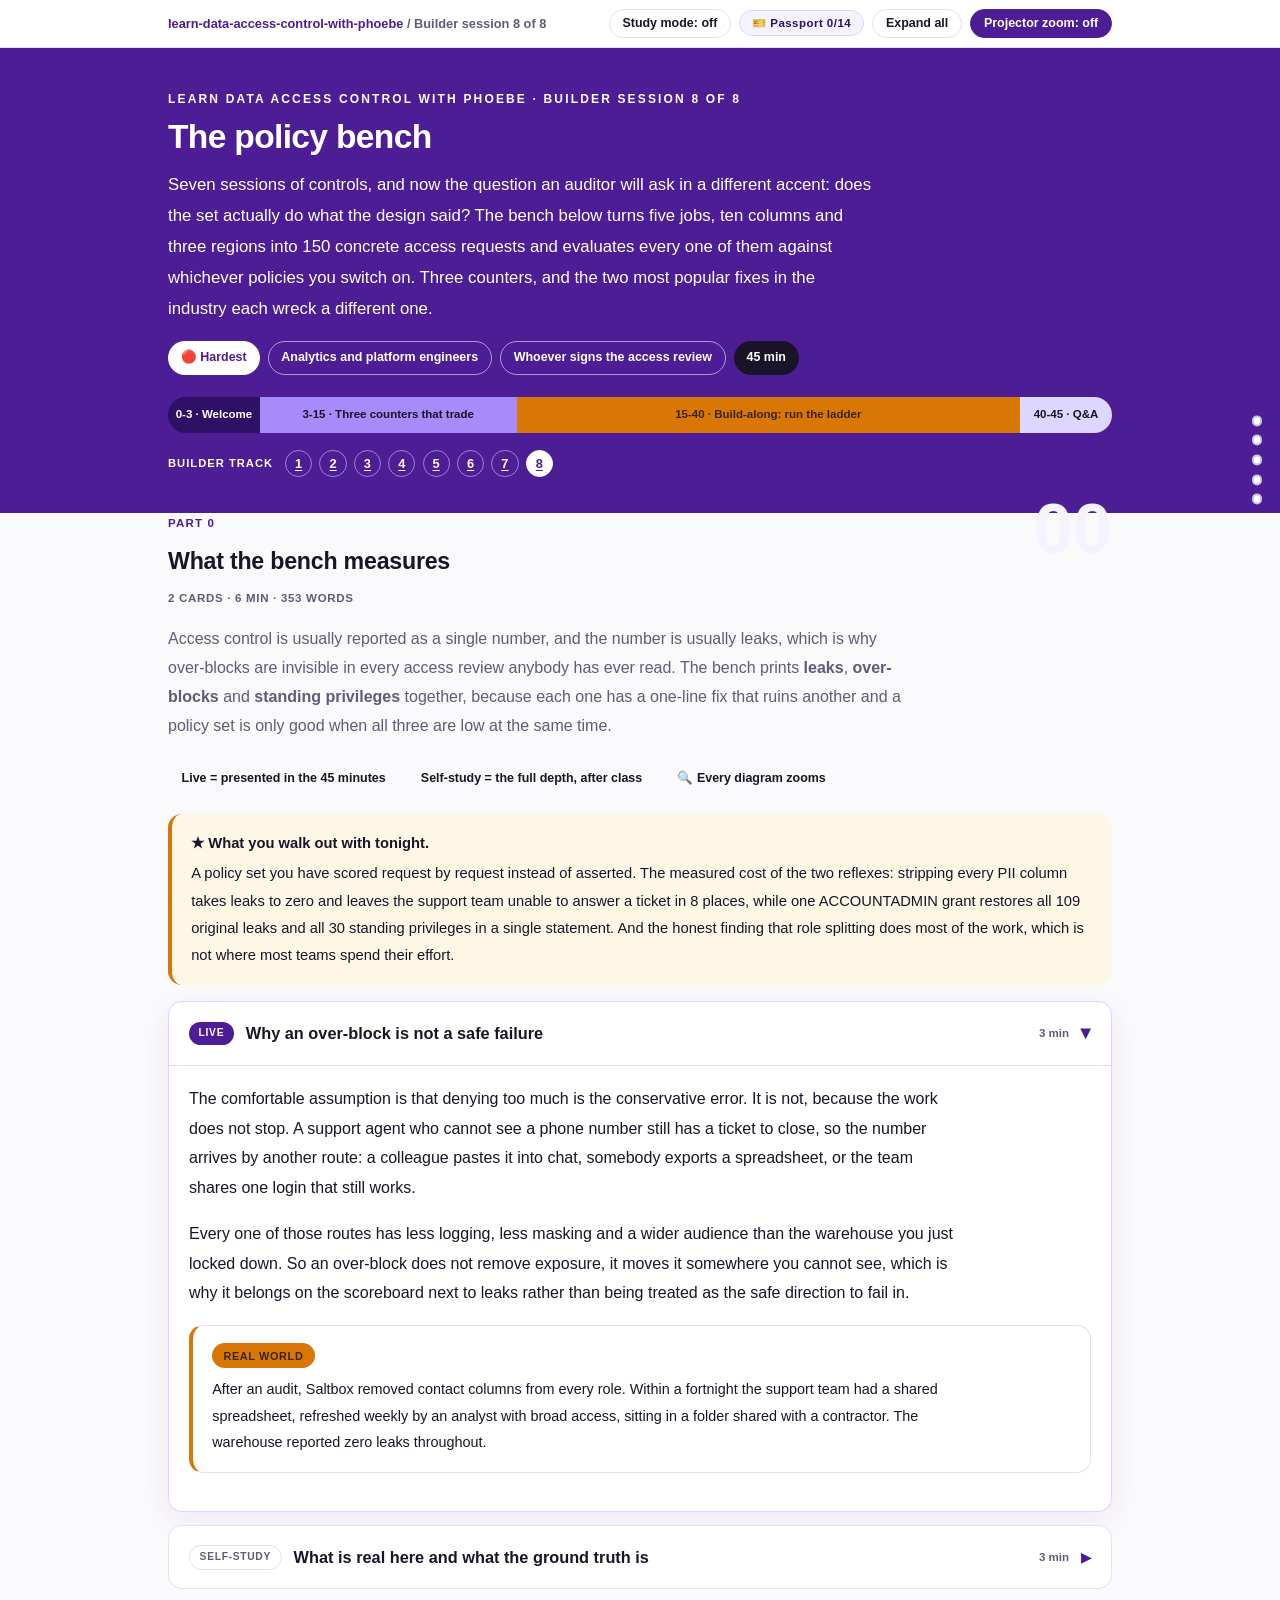
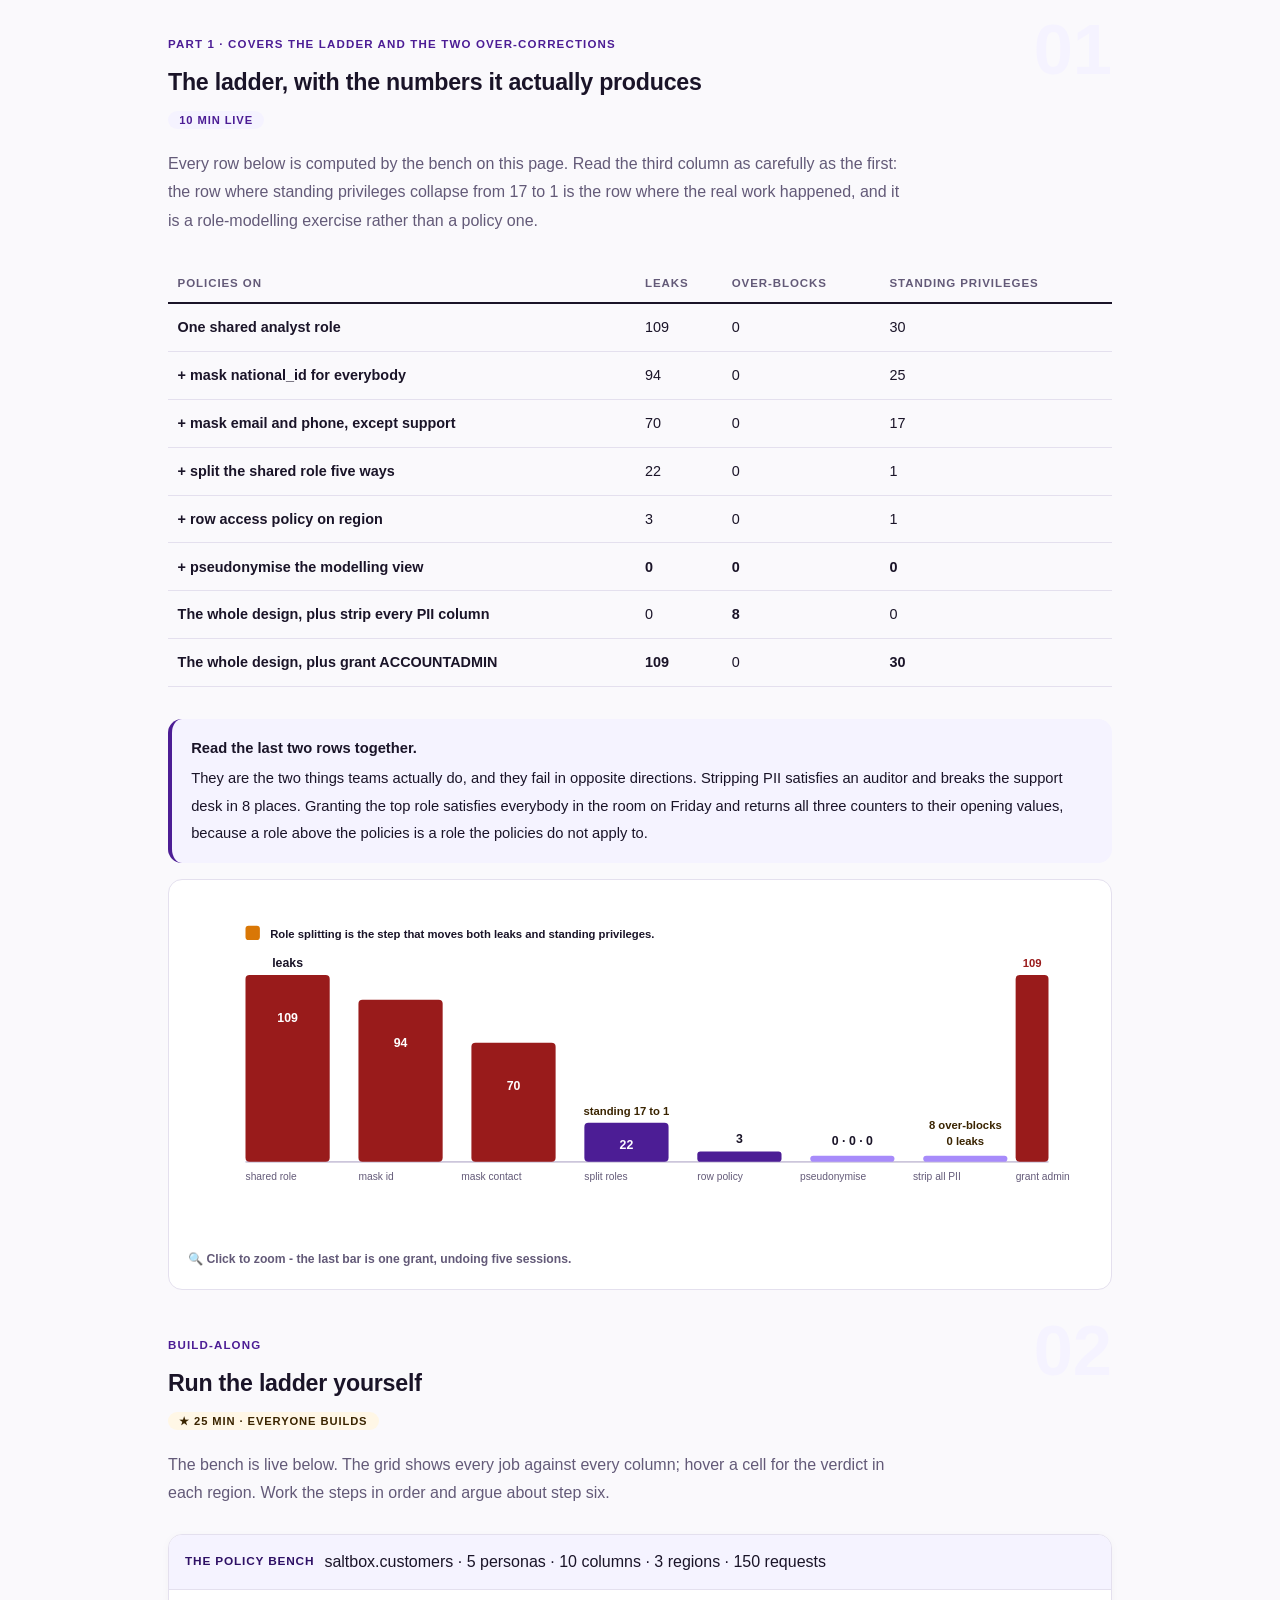
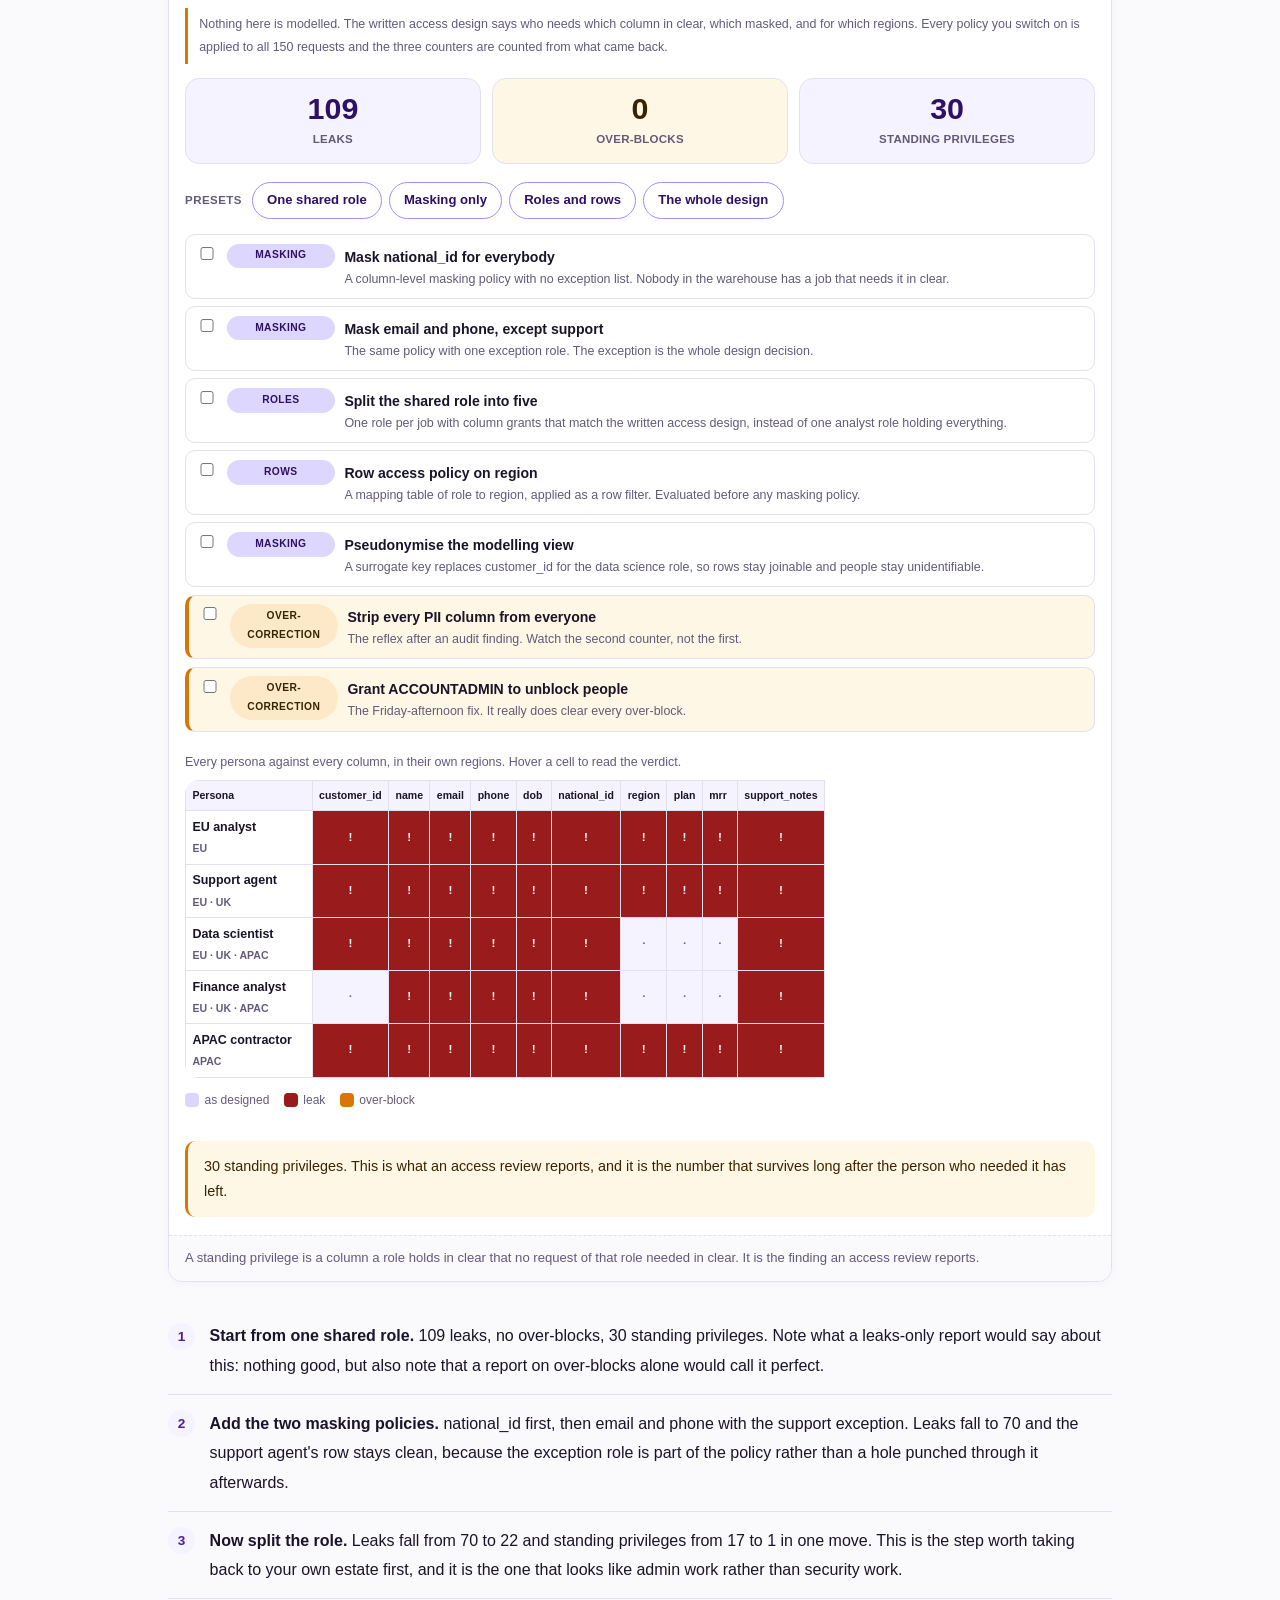
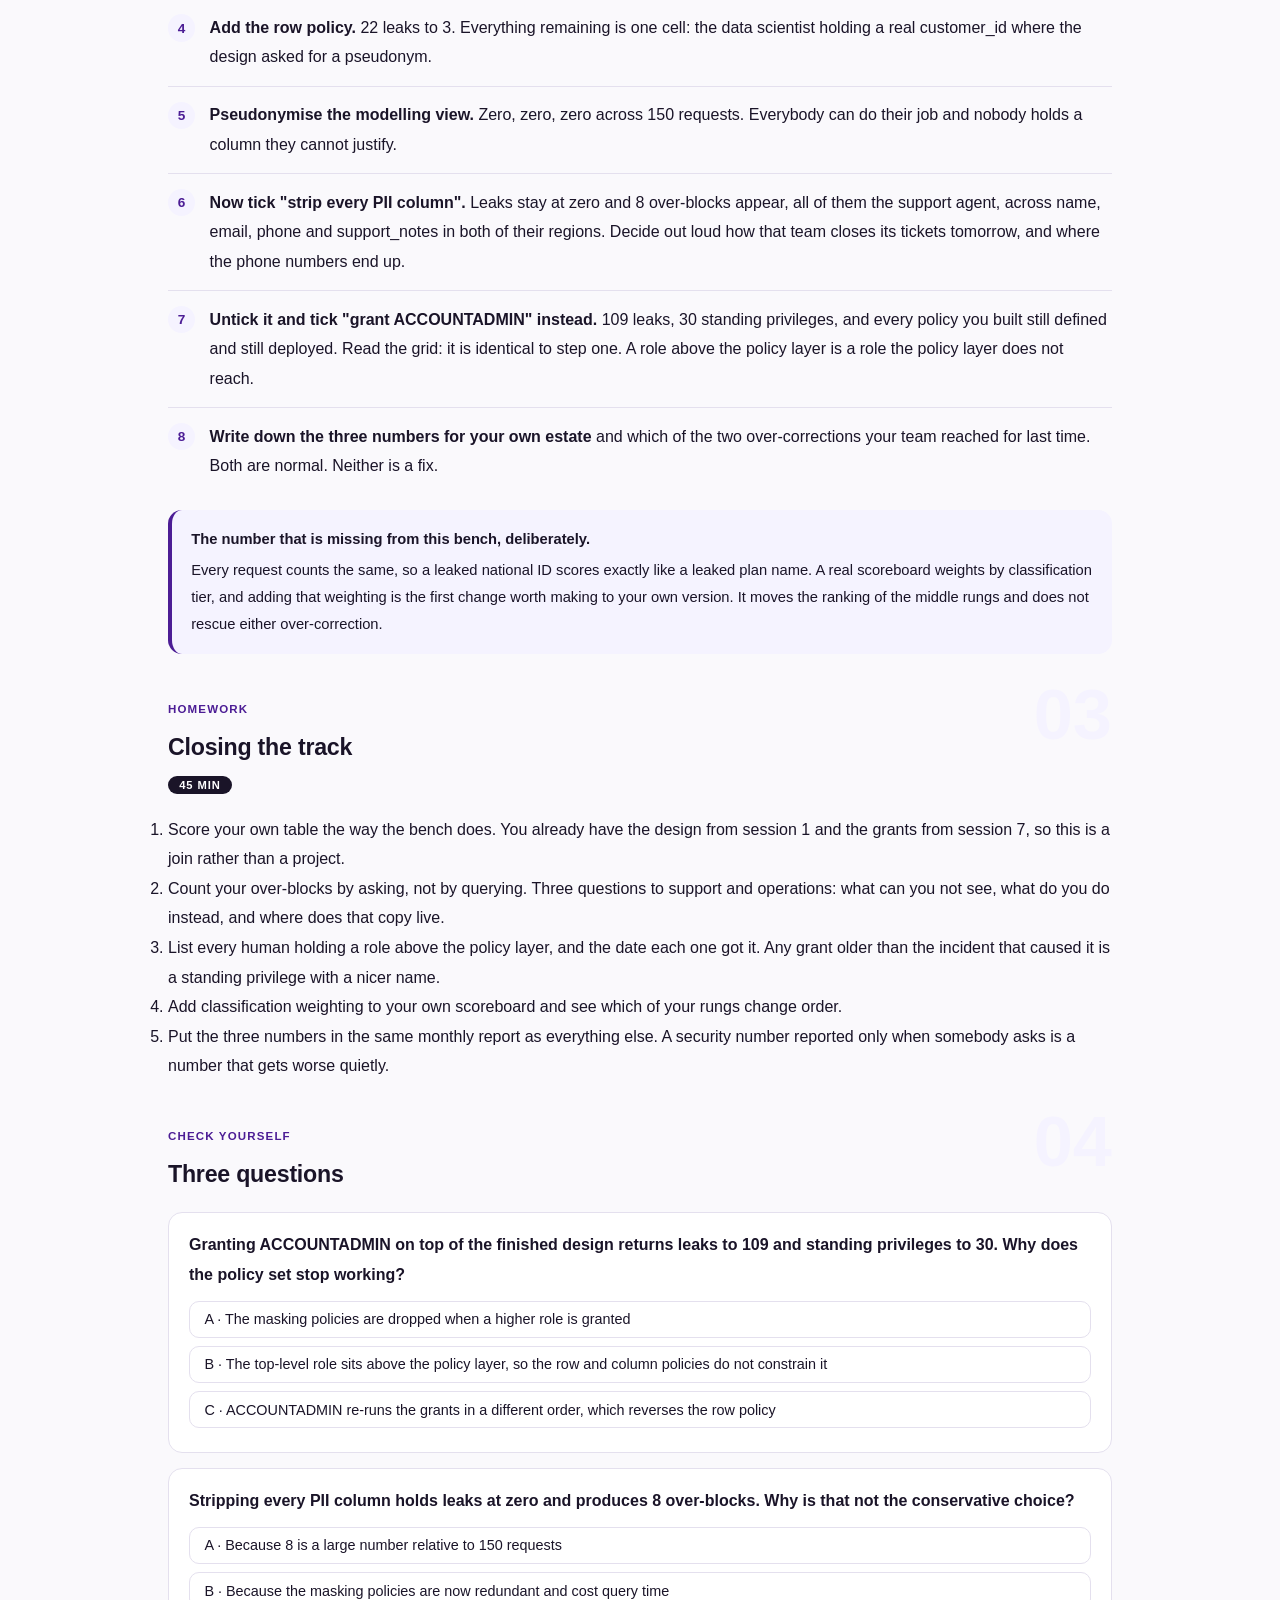
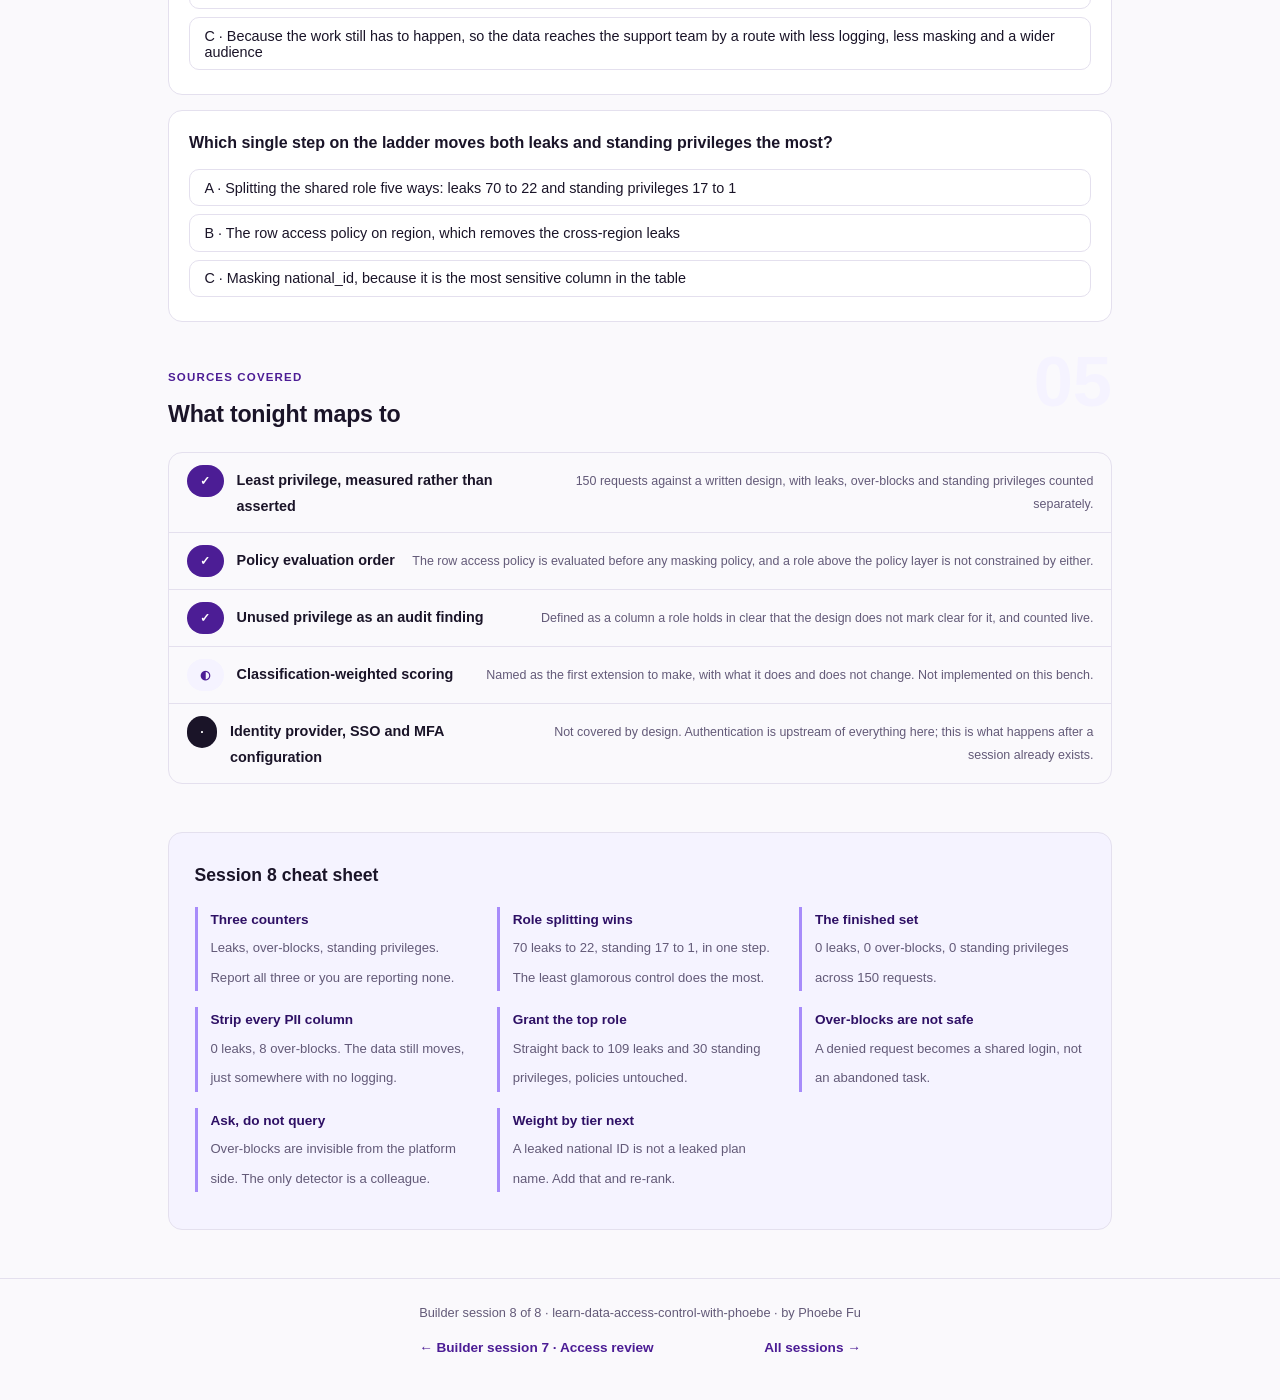
<file: courses/b8-policy-bench.html>
<!DOCTYPE html>
<html lang="en">
<head>
<meta charset="UTF-8">
<meta name="viewport" content="width=device-width, initial-scale=1.0">
<!-- social:start -->
<meta name="description" content="Builder session 8 of 8. Five personas, ten columns, three regions and 150 real access requests evaluated against your policy set. One ACCOUNTADMIN grant puts all three counters back to where they started.">
<meta property="og:type" content="article">
<meta property="og:site_name" content="Learn with Phoebe">
<meta property="og:title" content="The policy bench - learn data access control with phoebe">
<meta property="og:description" content="Builder session 8 of 8. Score your policy set on leaks, over-blocks and standing privileges across 150 requests.">
<meta property="og:url" content="https://phoebefu6.github.io/learn-data-access-control-with-phoebe/courses/b8-policy-bench.html">
<meta property="og:image" content="https://phoebefu6.github.io/learn-data-access-control-with-phoebe/assets/og-cover.png">
<meta property="og:image:width" content="1200">
<meta property="og:image:height" content="630">
<meta name="twitter:card" content="summary_large_image">
<meta name="twitter:title" content="The policy bench - learn data access control with phoebe">
<meta name="twitter:description" content="109 leaks to zero across five policies, then one grant undoes all of it.">
<meta name="twitter:image" content="https://phoebefu6.github.io/learn-data-access-control-with-phoebe/assets/og-cover.png">
<!-- social:end -->
<title>Builder session 8 · The policy bench - learn data access control with phoebe</title>
<link rel="stylesheet" href="../assets/style.css?v=24">
</head>
<body>

<div class="toolbar">
  <div class="wrap">
    <span class="crumb"><a href="../index.html">learn-data-access-control-with-phoebe</a> / Builder session 8 of 8</span>
    <button class="btn" id="toggle-all" type="button">Expand all</button>
    <button class="btn primary" id="zoom-toggle" type="button">Projector zoom: off</button>
  </div>
</div>

<header class="masthead">
  <div class="wrap">
    <div class="eyebrow">Learn Data Access Control with Phoebe · Builder session 8 of 8</div>
    <h1>The policy <span class="accent">bench</span></h1>
    <p class="sub">Seven sessions of controls, and now the question an auditor will ask in a different accent: does the set actually do what the design said? The bench below turns five jobs, ten columns and three regions into 150 concrete access requests and evaluates every one of them against whichever policies you switch on. Three counters, and the two most popular fixes in the industry each wreck a different one.</p>
    <div class="chip-row">
      <span class="chip level">🔴 Hardest</span>
      <span class="chip audience">Analytics and platform engineers</span>
      <span class="chip audience">Whoever signs the access review</span>
      <span class="chip time">45 min</span>
    </div>
    <div class="agenda">
      <span class="a1" style="flex:1">0-3 · Welcome</span>
      <span class="a2" style="flex:3">3-15 · Three counters that trade</span>
      <span class="a3" style="flex:6">15-40 · Build-along: run the ladder</span>
      <span class="a4" style="flex:1">40-45 · Q&amp;A</span>
    </div>
  </div>
</header>

<main class="wrap">

  <!-- ============ INTRO ============ -->
  <section class="section" id="intro">
    <div class="section-kicker">
      <span class="klabel">Part 0</span>
      <h2>What the bench measures</h2>
    </div>
    <p class="lede">Access control is usually reported as a single number, and the number is usually leaks, which is why over-blocks are invisible in every access review anybody has ever read. The bench prints <strong>leaks</strong>, <strong>over-blocks</strong> and <strong>standing privileges</strong> together, because each one has a one-line fix that ruins another and a policy set is only good when all three are low at the same time.</p>

    <div class="legend">
      <span class="pill">Live = presented in the 45 minutes</span>
      <span class="pill">Self-study = the full depth, after class</span>
      <span class="pill">🔍 Every diagram zooms</span>
    </div>

    <div class="callout win">
      <p><strong>★ What you walk out with tonight.</strong> A policy set you have scored request by request instead of asserted. The measured cost of the two reflexes: stripping every PII column takes leaks to zero and leaves the support team unable to answer a ticket in 8 places, while one ACCOUNTADMIN grant restores all 109 original leaks and all 30 standing privileges in a single statement. And the honest finding that role splitting does most of the work, which is not where most teams spend their effort.</p>
    </div>

    <details class="card" open>
      <summary><span class="mode live">Live</span>Why an over-block is not a safe failure<span class="mini">3 min</span><span class="caret">▶</span></summary>
      <div class="body">
        <p>The comfortable assumption is that denying too much is the conservative error. It is not, because the work does not stop. A support agent who cannot see a phone number still has a ticket to close, so the number arrives by another route: a colleague pastes it into chat, somebody exports a spreadsheet, or the team shares one login that still works.</p>
        <p>Every one of those routes has less logging, less masking and a wider audience than the warehouse you just locked down. So an over-block does not remove exposure, it moves it somewhere you cannot see, which is why it belongs on the scoreboard next to leaks rather than being treated as the safe direction to fail in.</p>
        <div class="callout example">
          <span class="ex-pill">Real world</span>
          <p>After an audit, Saltbox removed contact columns from every role. Within a fortnight the support team had a shared spreadsheet, refreshed weekly by an analyst with broad access, sitting in a folder shared with a contractor. The warehouse reported zero leaks throughout.</p>
        </div>
      </div>
    </details>

    <details class="card">
      <summary><span class="mode self">Self-study</span>What is real here and what the ground truth is<span class="mini">3 min</span><span class="caret">▶</span></summary>
      <div class="body">
        <p>Nothing on this bench is modelled or scripted, which is worth being precise about.</p>
        <ul>
          <li><strong>The ground truth</strong> is the written access design from session 1: for each of the five jobs, which columns are needed in clear, which are needed masked, and which regions the job covers. It is a table, not an opinion, and it is visible in the widget.</li>
          <li><strong>The requests</strong> are every combination of 5 personas, 10 columns and 3 regions, which is 150. Of those, 41 legitimately need a value in clear, 3 need it masked, and 106 have no business being answered at all.</li>
          <li><strong>The evaluation</strong> is a real policy engine. Row policies are applied before masking policies, exactly as a warehouse does it. Column grants come from the role split. Masking policies transform what the grants allowed. The three counters are counted from what came back.</li>
          <li><strong>Standing privileges</strong> are counted as columns a role can read in clear that the design does not mark clear for that role. That is the definition an access review uses, and it is why the number survives long after the person who asked for the grant has left.</li>
        </ul>
      </div>
    </details>
  </section>

  <!-- ============ PART 1 ============ -->
  <section class="section" id="part-1">
    <div class="section-kicker">
      <span class="klabel">Part 1 · covers the ladder and the two over-corrections</span>
      <h2>The ladder, with the numbers it actually produces</h2>
      <span class="tag concept">10 min live</span>
    </div>
    <p class="lede">Every row below is computed by the bench on this page. Read the third column as carefully as the first: the row where standing privileges collapse from 17 to 1 is the row where the real work happened, and it is a role-modelling exercise rather than a policy one.</p>

    <table class="clean">
      <thead>
        <tr><th>Policies on</th><th>Leaks</th><th>Over-blocks</th><th>Standing privileges</th></tr>
      </thead>
      <tbody>
        <tr><td>One shared analyst role</td><td>109</td><td>0</td><td>30</td></tr>
        <tr><td>+ mask national_id for everybody</td><td>94</td><td>0</td><td>25</td></tr>
        <tr><td>+ mask email and phone, except support</td><td>70</td><td>0</td><td>17</td></tr>
        <tr><td>+ split the shared role five ways</td><td>22</td><td>0</td><td>1</td></tr>
        <tr><td>+ row access policy on region</td><td>3</td><td>0</td><td>1</td></tr>
        <tr><td>+ pseudonymise the modelling view</td><td><strong>0</strong></td><td><strong>0</strong></td><td><strong>0</strong></td></tr>
        <tr><td>The whole design, plus strip every PII column</td><td>0</td><td><strong>8</strong></td><td>0</td></tr>
        <tr><td>The whole design, plus grant ACCOUNTADMIN</td><td><strong>109</strong></td><td>0</td><td><strong>30</strong></td></tr>
      </tbody>
    </table>

    <div class="callout tip">
      <p><strong>Read the last two rows together.</strong> They are the two things teams actually do, and they fail in opposite directions. Stripping PII satisfies an auditor and breaks the support desk in 8 places. Granting the top role satisfies everybody in the room on Friday and returns all three counters to their opening values, because a role above the policies is a role the policies do not apply to.</p>
    </div>

    <figure class="zoomable">
      <svg viewBox="0 0 880 330" xmlns="http://www.w3.org/2000/svg" role="img" aria-label="Leaks falling from 109 to zero across five policies, then two final bars showing the over-corrections: stripping every PII column holds leaks at zero but creates eight over-blocks, and granting ACCOUNTADMIN returns leaks to 109.">
        <style>
          .b8aH { font: 800 12px Inter, sans-serif; fill: #1A1428; }
          .b8aB { font: 400 10px Inter, sans-serif; fill: #635A78; }
          .b8aW { font: 800 12px Inter, sans-serif; fill: #fff; }
          .b8aN { font: 700 11px Inter, sans-serif; fill: #1A1428; }
          .b8aR { font: 800 11px Inter, sans-serif; fill: #991B1B; }
          .b8aA { font: 800 11px Inter, sans-serif; fill: #3A2400; }
        </style>

        <line x1="56" y1="256" x2="838" y2="256" stroke="#CCC6DB" stroke-width="1.5"></line>
        <text class="b8aB" x="56" y="274">shared role</text>
        <text class="b8aB" x="166" y="274">mask id</text>
        <text class="b8aB" x="266" y="274">mask contact</text>
        <text class="b8aB" x="386" y="274">split roles</text>
        <text class="b8aB" x="496" y="274">row policy</text>
        <text class="b8aB" x="596" y="274">pseudonymise</text>
        <text class="b8aB" x="706" y="274">strip all PII</text>
        <text class="b8aB" x="806" y="274">grant admin</text>

        <rect x="56" y="74" width="82" height="182" rx="4" fill="#991B1B"></rect>
        <text class="b8aW" x="97" y="120" text-anchor="middle">109</text>
        <text class="b8aH" x="97" y="66" text-anchor="middle">leaks</text>

        <rect x="166" y="98" width="82" height="158" rx="4" fill="#991B1B"></rect>
        <text class="b8aW" x="207" y="144" text-anchor="middle">94</text>

        <rect x="276" y="140" width="82" height="116" rx="4" fill="#991B1B"></rect>
        <text class="b8aW" x="317" y="186" text-anchor="middle">70</text>

        <rect x="386" y="218" width="82" height="38" rx="4" fill="#4C1D95"></rect>
        <text class="b8aW" x="427" y="243" text-anchor="middle">22</text>
        <text class="b8aA" x="427" y="210" text-anchor="middle">standing 17 to 1</text>

        <rect x="496" y="246" width="82" height="10" rx="3" fill="#4C1D95"></rect>
        <text class="b8aH" x="537" y="238" text-anchor="middle">3</text>

        <rect x="606" y="250" width="82" height="6" rx="3" fill="#A78BFA"></rect>
        <text class="b8aH" x="647" y="240" text-anchor="middle">0 · 0 · 0</text>

        <rect x="716" y="250" width="82" height="6" rx="3" fill="#A78BFA"></rect>
        <text class="b8aA" x="757" y="240" text-anchor="middle">0 leaks</text>
        <text class="b8aA" x="757" y="224" text-anchor="middle">8 over-blocks</text>

        <rect x="806" y="74" width="32" height="182" rx="4" fill="#991B1B"></rect>
        <text class="b8aR" x="822" y="66" text-anchor="middle">109</text>

        <rect x="56" y="26" width="14" height="14" rx="3" fill="#D97706"></rect>
        <text class="b8aN" x="80" y="38">Role splitting is the step that moves both leaks and standing privileges.</text>
      </svg>
      <figcaption>🔍 Click to zoom - the last bar is one grant, undoing five sessions.</figcaption>
    </figure>
  </section>

  <!-- ============ DEMO ============ -->
  <section class="section" id="demo-1">
    <div class="section-kicker">
      <span class="klabel">Build-along</span>
      <h2>Run the ladder yourself</h2>
      <span class="tag demo">★ 25 min · everyone builds</span>
    </div>
    <p class="lede">The bench is live below. The grid shows every job against every column; hover a cell for the verdict in each region. Work the steps in order and argue about step six.</p>

    <div data-ac-bench></div>

    <div class="steps">
      <div class="step">
        <p><strong>Start from one shared role.</strong> 109 leaks, no over-blocks, 30 standing privileges. Note what a leaks-only report would say about this: nothing good, but also note that a report on over-blocks alone would call it perfect.</p>
      </div>
      <div class="step">
        <p><strong>Add the two masking policies.</strong> national_id first, then email and phone with the support exception. Leaks fall to 70 and the support agent's row stays clean, because the exception role is part of the policy rather than a hole punched through it afterwards.</p>
      </div>
      <div class="step">
        <p><strong>Now split the role.</strong> Leaks fall from 70 to 22 and standing privileges from 17 to 1 in one move. This is the step worth taking back to your own estate first, and it is the one that looks like admin work rather than security work.</p>
      </div>
      <div class="step">
        <p><strong>Add the row policy.</strong> 22 leaks to 3. Everything remaining is one cell: the data scientist holding a real customer_id where the design asked for a pseudonym.</p>
      </div>
      <div class="step">
        <p><strong>Pseudonymise the modelling view.</strong> Zero, zero, zero across 150 requests. Everybody can do their job and nobody holds a column they cannot justify.</p>
      </div>
      <div class="step">
        <p><strong>Now tick "strip every PII column".</strong> Leaks stay at zero and 8 over-blocks appear, all of them the support agent, across name, email, phone and support_notes in both of their regions. Decide out loud how that team closes its tickets tomorrow, and where the phone numbers end up.</p>
      </div>
      <div class="step">
        <p><strong>Untick it and tick "grant ACCOUNTADMIN" instead.</strong> 109 leaks, 30 standing privileges, and every policy you built still defined and still deployed. Read the grid: it is identical to step one. A role above the policy layer is a role the policy layer does not reach.</p>
      </div>
      <div class="step">
        <p><strong>Write down the three numbers for your own estate</strong> and which of the two over-corrections your team reached for last time. Both are normal. Neither is a fix.</p>
      </div>
    </div>

    <div class="callout tip">
      <p><strong>The number that is missing from this bench, deliberately.</strong> Every request counts the same, so a leaked national ID scores exactly like a leaked plan name. A real scoreboard weights by classification tier, and adding that weighting is the first change worth making to your own version. It moves the ranking of the middle rungs and does not rescue either over-correction.</p>
    </div>
  </section>

  <!-- ============ HOMEWORK ============ -->
  <section class="section" id="exercise">
    <div class="section-kicker">
      <span class="klabel">Homework</span>
      <h2>Closing the track</h2>
      <span class="tag exercise">45 min</span>
    </div>
    <ol>
      <li>Score your own table the way the bench does. You already have the design from session 1 and the grants from session 7, so this is a join rather than a project.</li>
      <li>Count your over-blocks by asking, not by querying. Three questions to support and operations: what can you not see, what do you do instead, and where does that copy live.</li>
      <li>List every human holding a role above the policy layer, and the date each one got it. Any grant older than the incident that caused it is a standing privilege with a nicer name.</li>
      <li>Add classification weighting to your own scoreboard and see which of your rungs change order.</li>
      <li>Put the three numbers in the same monthly report as everything else. A security number reported only when somebody asks is a number that gets worse quietly.</li>
    </ol>
  </section>

  <!-- ============ QUIZ ============ -->
  <section class="section" id="quiz">
    <div class="section-kicker">
      <span class="klabel">Check yourself</span>
      <h2>Three questions</h2>
    </div>

    <div class="quiz-q" data-answer="1">
      <p class="qtext">Granting ACCOUNTADMIN on top of the finished design returns leaks to 109 and standing privileges to 30. Why does the policy set stop working?</p>
      <button class="qopt" type="button">A · The masking policies are dropped when a higher role is granted</button>
      <button class="qopt" type="button">B · The top-level role sits above the policy layer, so the row and column policies do not constrain it</button>
      <button class="qopt" type="button">C · ACCOUNTADMIN re-runs the grants in a different order, which reverses the row policy</button>
      <p class="qwhy">The policies are all still defined and deployed. They simply do not apply to a role that sits above them, which is what makes this the most expensive one-line fix available.</p>
    </div>

    <div class="quiz-q" data-answer="2">
      <p class="qtext">Stripping every PII column holds leaks at zero and produces 8 over-blocks. Why is that not the conservative choice?</p>
      <button class="qopt" type="button">A · Because 8 is a large number relative to 150 requests</button>
      <button class="qopt" type="button">B · Because the masking policies are now redundant and cost query time</button>
      <button class="qopt" type="button">C · Because the work still has to happen, so the data reaches the support team by a route with less logging, less masking and a wider audience</button>
      <p class="qwhy">Exposure moves rather than disappearing. The warehouse reports zero leaks while the phone numbers live in a shared spreadsheet, which is the outcome the audit was trying to prevent.</p>
    </div>

    <div class="quiz-q" data-answer="0">
      <p class="qtext">Which single step on the ladder moves both leaks and standing privileges the most?</p>
      <button class="qopt" type="button">A · Splitting the shared role five ways: leaks 70 to 22 and standing privileges 17 to 1</button>
      <button class="qopt" type="button">B · The row access policy on region, which removes the cross-region leaks</button>
      <button class="qopt" type="button">C · Masking national_id, because it is the most sensitive column in the table</button>
      <p class="qwhy">Role modelling does most of the work and gets the least attention, because it reads as administration rather than security. The masking and row policies are what make the remainder correct.</p>
    </div>

    <p class="quiz-score"></p>
  </section>

  <!-- ============ COVERAGE ============ -->
  <section class="section" id="official">
    <div class="section-kicker">
      <span class="klabel">Sources covered</span>
      <h2>What tonight maps to</h2>
    </div>
    <div class="covered">
      <div class="covered-row">
        <span class="status pill solid">✓</span>
        <span class="name">Least privilege, measured rather than asserted</span>
        <span class="note">150 requests against a written design, with leaks, over-blocks and standing privileges counted separately.</span>
      </div>
      <div class="covered-row">
        <span class="status pill solid">✓</span>
        <span class="name">Policy evaluation order</span>
        <span class="note">The row access policy is evaluated before any masking policy, and a role above the policy layer is not constrained by either.</span>
      </div>
      <div class="covered-row">
        <span class="status pill solid">✓</span>
        <span class="name">Unused privilege as an audit finding</span>
        <span class="note">Defined as a column a role holds in clear that the design does not mark clear for it, and counted live.</span>
      </div>
      <div class="covered-row">
        <span class="status pill light">◐</span>
        <span class="name">Classification-weighted scoring</span>
        <span class="note">Named as the first extension to make, with what it does and does not change. Not implemented on this bench.</span>
      </div>
      <div class="covered-row">
        <span class="status pill inkpill">·</span>
        <span class="name">Identity provider, SSO and MFA configuration</span>
        <span class="note">Not covered by design. Authentication is upstream of everything here; this is what happens after a session already exists.</span>
      </div>
    </div>
  </section>

  <!-- ============ CHEAT SHEET ============ -->
  <section class="cheat" id="cheatsheet">
    <h3>Session 8 cheat sheet</h3>
    <div class="grid-2">
      <div class="cheat-item"><b>Three counters</b><span>Leaks, over-blocks, standing privileges. Report all three or you are reporting none.</span></div>
      <div class="cheat-item"><b>Role splitting wins</b><span>70 leaks to 22, standing 17 to 1, in one step. The least glamorous control does the most.</span></div>
      <div class="cheat-item"><b>The finished set</b><span>0 leaks, 0 over-blocks, 0 standing privileges across 150 requests.</span></div>
      <div class="cheat-item"><b>Strip every PII column</b><span>0 leaks, 8 over-blocks. The data still moves, just somewhere with no logging.</span></div>
      <div class="cheat-item"><b>Grant the top role</b><span>Straight back to 109 leaks and 30 standing privileges, policies untouched.</span></div>
      <div class="cheat-item"><b>Over-blocks are not safe</b><span>A denied request becomes a shared login, not an abandoned task.</span></div>
      <div class="cheat-item"><b>Ask, do not query</b><span>Over-blocks are invisible from the platform side. The only detector is a colleague.</span></div>
      <div class="cheat-item"><b>Weight by tier next</b><span>A leaked national ID is not a leaked plan name. Add that and re-rank.</span></div>
    </div>
  </section>

</main>

<footer class="pagefoot">
  <div class="wrap">
    <p>Builder session 8 of 8 · learn-data-access-control-with-phoebe · by Phoebe Fu</p>
    <nav class="pagenav">
      <a href="b7-access-review-pipeline.html">← Builder session 7 · Access review</a>
      <a href="../index.html">All sessions →</a>
    </nav>
  </div>
</footer>

<script src="../assets/app.js?v=22"></script>
<script src="../assets/ac-live.js?v=1"></script>
</body>
</html>
</file>
<file: assets/style.css>
/* learn-mcp-with-phoebe - editorial bold design system
   Accent: SQLite blue #4C1D95 · Ink navy #2E1065 · Flagship: amber #D97706
   (CSS var names still read --indigo/--amber; they hold SQL-blue values.) */

:root {
  --faint-text: #75659E;
  --fill-solid: #AC5F05;
  --indigo: #4C1D95;
  --indigo-deep: #2E1065;
  --indigo-mid: #A78BFA;
  --indigo-soft: #DDD6FE;
  --indigo-50: #F5F3FF;
  --ink: #1A1428;
  --muted: #635A78;
  --faint: #CCC6DB;
  --hairline: #E4E0EE;
  --amber: #D97706;
  --amber-ink: #3A2400;
  --amber-50: #FFF7E6;
  --paper: #FAF9FC;
  --code-bg: #F5F3FF;
  --code-ink: #1A1428;
  --radius: 14px;
}

* { margin: 0; padding: 0; box-sizing: border-box; }

html { font-size: 16px; scroll-behavior: smooth; }
html.zoom-125 { font-size: 20px; }
html.zoom-150 { font-size: 24px; }

body {
  font-family: "Inter", -apple-system, BlinkMacSystemFont, "Segoe UI", Roboto, sans-serif;
  background: var(--paper);
  color: var(--ink);
  line-height: 1.85;
  font-feature-settings: "tnum";
}

.wrap { max-width: 62rem; margin: 0 auto; padding: 0 1.5rem; }

/* ---------- header band ---------- */
.masthead {
  background: var(--indigo);
  color: #fff;
  padding: 2.5rem 0 2.25rem;
}
.masthead .eyebrow {
  font-size: .75rem;
  letter-spacing: .18em;
  text-transform: uppercase;
  opacity: 1;
  font-weight: 600;
}
.masthead h1 {
  font-size: 2.1rem;
  line-height: 1.15;
  font-weight: 800;
  margin: .5rem 0 .75rem;
  letter-spacing: -.02em;
}
.masthead h1 .accent { color: inherit; }
.masthead .sub { font-size: 1.05rem; opacity: 1; max-width: 44rem; }

.chip-row { display: flex; flex-wrap: wrap; gap: .5rem; margin-top: 1.1rem; }
.chip {
  display: inline-flex;
  align-items: center;
  gap: .35rem;
  border-radius: 999px;
  padding: .25rem .8rem;
  font-size: .78rem;
  font-weight: 600;
  white-space: nowrap;
}
.chip.level { background: #fff; color: var(--indigo); }
.chip.audience { background: rgba(255,255,255,.08); color: #fff; border: 1px solid rgba(255,255,255,.35); }
.chip.time { background: var(--ink); color: #fff; font-variant-numeric: tabular-nums; }


/* ---------- toolbar ---------- */
.toolbar {
  position: sticky;
  top: 0;
  z-index: 40;
  background: rgba(255,255,255,.94);
  backdrop-filter: blur(6px);
  border-bottom: 1px solid var(--hairline);
  padding: .55rem 0;
}
.toolbar .wrap { display: flex; align-items: center; gap: .5rem; flex-wrap: nowrap; }
.toolbar .crumb { font-size: .8rem; color: var(--muted); font-weight: 600; margin-right: auto; min-width: 0; white-space: nowrap; overflow: hidden; text-overflow: ellipsis; }
.toolbar .btn { white-space: nowrap; flex: none; padding: .38rem .8rem; font-size: .78rem; line-height: 1.2; }
.toolbar .crumb a { color: var(--indigo); text-decoration: none; }
.btn {
  border: 1px solid var(--hairline);
  background: #fff;
  color: var(--ink);
  border-radius: 999px;
  padding: .35rem .9rem;
  font-size: .78rem;
  font-weight: 600;
  cursor: pointer;
  font-family: inherit;
  transition: all .15s ease;
}
.btn:hover { border-color: var(--indigo); color: var(--indigo); }
.btn.primary { background: var(--indigo); border-color: var(--indigo); color: #fff; }
.btn.primary:hover { background: var(--indigo-deep); }

/* ---------- sections ---------- */
main { padding: 2.5rem 0 4rem; }

.section { margin-bottom: 2.8rem; }
.section-kicker { margin-bottom: 1rem; }
.section-kicker .klabel {
  display: block;
  font-size: .72rem;
  text-transform: uppercase;
  letter-spacing: .1em;
  color: var(--indigo);
  font-weight: 700;
  margin-bottom: .35rem;
}
.section-kicker h2 {
  font-size: 1.45rem;
  font-weight: 800;
  letter-spacing: -.01em;
  display: flex;
  align-items: center;
  gap: .7rem;
  flex-wrap: wrap;
}
.section-kicker .tag {
  border-radius: 999px;
  padding: .18rem .7rem;
  font-size: .7rem;
  font-weight: 700;
  text-transform: uppercase;
  letter-spacing: .08em;
}
.tag.concept { background: var(--indigo-50); color: var(--indigo); }
.tag.demo { background: var(--amber-50); color: var(--amber-ink); }
.tag.exercise { background: var(--ink); color: #fff; }

.lede { color: var(--muted); max-width: 46rem; margin-bottom: 1.4rem; line-height: 1.8; }

/* live vs self-study markers on cards */
.mode {
  font-size: .64rem;
  font-weight: 700;
  text-transform: uppercase;
  letter-spacing: .07em;
  padding: .14rem .6rem;
  border-radius: 999px;
  flex: none;
}
.mode.live { background: var(--indigo); color: #fff; }
.mode.self { background: #fff; color: var(--muted); border: 1px solid var(--hairline); }

/* ---------- accordions ---------- */
details.card {
  border: 1px solid var(--hairline);
  border-radius: var(--radius);
  margin-bottom: .8rem;
  overflow: hidden;
  background: #fff;
}
details.card[open] { border-color: var(--indigo-soft); box-shadow: 0 8px 28px rgba(134,25,143,.08); }
details.card summary {
  list-style: none;
  cursor: pointer;
  padding: 1rem 1.25rem;
  display: flex;
  align-items: center;
  gap: .75rem;
  font-weight: 700;
  font-size: 1.02rem;
  user-select: none;
}
details.card summary::-webkit-details-marker { display: none; }
details.card summary .dot {
  width: .6rem; height: .6rem;
  border-radius: 999px;
  background: var(--indigo);
  flex: none;
}
details.card summary .mini { margin-left: auto; font-size: .72rem; color: var(--muted); font-weight: 600; white-space: nowrap; }
details.card summary .caret { transition: transform .2s ease; color: var(--indigo); font-size: .8rem; }
details.card[open] summary .caret { transform: rotate(90deg); }
details.card .body { padding: 0 1.25rem 1.4rem; border-top: 1px solid var(--hairline); padding-top: 1.15rem; }
details.card .body p { margin-bottom: 1.05rem; max-width: 48rem; }
details.card .body p:last-child { margin-bottom: 0; }
details.card .body ul, details.card .body ol { margin: 0 0 1.1rem 1.2rem; max-width: 47rem; }
details.card .body li { margin-bottom: .65rem; }
details.card .body h4 { font-size: .95rem; font-weight: 700; margin: 1.1rem 0 .45rem; }
details.card .body h4:first-child { margin-top: 0; }

/* ---------- pills & legends ---------- */
.legend { display: flex; flex-wrap: wrap; gap: .5rem; margin: 0 0 1.2rem; }
.pill {
  display: inline-flex;
  align-items: center;
  gap: .4rem;
  border-radius: 999px;
  padding: .28rem .85rem;
  font-size: .78rem;
  font-weight: 600;
}
.pill.solid { background: var(--indigo); color: #fff; }
.pill.light { background: var(--indigo-50); color: var(--indigo); }
.pill.inkpill { background: var(--ink); color: #fff; }
.pill.amber, .pill.peach { background: var(--amber); color: var(--amber-ink); }
.pill.bare { color: var(--muted); }

/* ---------- 4D grid ---------- */
.grid-2 { display: grid; grid-template-columns: repeat(auto-fit, minmax(15rem, 1fr)); gap: .8rem; margin: .5rem 0 1rem; }
.d-card {
  border: 1px solid var(--hairline);
  border-left: 4px solid var(--indigo);
  border-radius: 10px;
  padding: 1rem 1.1rem;
}
.d-card h4 { font-size: .95rem; margin-bottom: .3rem; }
.d-card h4 .lead-letter { color: var(--indigo); }
.d-card p { font-size: .86rem; color: var(--muted); margin: 0; }

/* ---------- tables ---------- */
table.clean { width: 100%; border-collapse: collapse; font-size: .9rem; margin: .4rem 0 1rem; }
table.clean th {
  text-align: left;
  font-size: .72rem;
  text-transform: uppercase;
  letter-spacing: .08em;
  color: var(--muted);
  padding: .5rem .6rem;
  border-bottom: 2px solid var(--ink);
}
table.clean td { padding: .7rem .6rem; border-bottom: .5px solid var(--hairline); vertical-align: top; line-height: 1.7; }
table.clean td:first-child { font-weight: 600; }

/* ---------- prompt boxes ---------- */
.prompt-box{
  position: relative;
  background: #F5F3FF;
  border: 1px solid #E4E0EE;
  color: #1A1428;
  border-radius: var(--radius);
  padding: 1.1rem 1.2rem;
  margin: 1rem 0 1.2rem;
  font-family: "SF Mono", ui-monospace, Menlo, Consolas, monospace;
  font-size: .84rem;
  line-height: 1.65;
  white-space: pre-wrap;
  word-break: break-word;
}
.prompt-box .label{
  position: absolute;
  top: -0.7rem;
  left: 1rem;
  background: #4C1D95;
  color: #FFFFFF;
  font-family: "Inter", -apple-system, sans-serif;
  font-size: .68rem;
  font-weight: 700;
  letter-spacing: .06em;
  text-transform: uppercase;
  border-radius: 999px;
  padding: .15rem .7rem;
}
.prompt-box.bad .label { background: var(--faint); color: var(--ink); }
.prompt-box.good .label { background: var(--amber); color: var(--amber-ink); }
.copy-btn{
  position: absolute;
  top: .7rem;
  right: .7rem;
  background: #FFFFFF;
  border: 1px solid #E4E0EE;
  color: #1A1428;
  border-radius: 999px;
  padding: .25rem .8rem;
  font-size: .72rem;
  font-weight: 600;
  cursor: pointer;
  font-family: "Inter", -apple-system, sans-serif;
  transition: background .15s ease;
}
.copy-btn:hover { background: #E4E0EE; }
.copy-btn.copied { background: var(--amber); border-color: var(--amber); color: var(--amber-ink); }

/* ---------- demo steps ---------- */
.steps { counter-reset: step; margin: .6rem 0 1rem; }
.step {
  display: grid;
  grid-template-columns: max-content minmax(0, 1fr);
  column-gap: .9rem;
  row-gap: .2rem;
  padding: .85rem 0;
  border-bottom: .5px solid var(--hairline);
}
.step > * { grid-column: 2; min-width: 0; }
.step > .prompt-box { margin: .8rem 0 .4rem; }
.step:last-child { border-bottom: none; }
.step::before {
  counter-increment: step;
  content: counter(step);
  flex: none;
  width: 1.7rem; height: 1.7rem;
  border-radius: 999px;
  background: var(--indigo-50);
  color: var(--indigo);
  font-weight: 700;
  font-size: .85rem;
  display: inline-flex;
  align-items: center;
  justify-content: center;
  margin-top: .1rem;
}
.step p { margin: 0; }

/* ---------- callouts ---------- */
.callout {
  border-radius: var(--radius);
  padding: 1rem 1.2rem;
  margin: 1rem 0;
  font-size: .92rem;
}
.callout.tip { background: var(--indigo-50); border-left: 4px solid var(--indigo); }
.callout.win { background: var(--amber-50); border-left: 4px solid var(--amber); }
.callout strong:first-child { display: block; margin-bottom: .2rem; }

.callout.example {
  background: #FFFFFF;
  border: 1px solid var(--hairline);
  border-left: 4px solid var(--amber);
  font-size: .9rem;
}
.callout.example .ex-pill {
  display: inline-block;
  background: var(--amber);
  color: var(--amber-ink);
  border-radius: 999px;
  padding: .15rem .7rem;
  font-size: .68rem;
  font-weight: 700;
  text-transform: uppercase;
  letter-spacing: .06em;
  margin-bottom: .5rem;
}
.callout.example p { margin: 0 0 .75rem; max-width: 47rem; }
.callout.example p:last-child { margin-bottom: 0; }
.callout.example ul { margin: 0 0 0 1.1rem; max-width: 46rem; }
.callout.example li { margin-bottom: .6rem; }
.callout.example li:last-child { margin-bottom: 0; }

/* ---------- zoomable figures ---------- */
figure.zoomable {
  border: 1px solid var(--hairline);
  border-radius: var(--radius);
  padding: 1.2rem;
  margin: 1rem 0 1.4rem;
  cursor: zoom-in;
  transition: box-shadow .15s ease;
  background: #fff;
}
figure.zoomable:hover { box-shadow: 0 8px 28px rgba(134,25,143,.12); }
figure.zoomable svg, figure.zoomable img { width: 100%; height: auto; display: block; }
figure.zoomable figcaption {
  margin-top: .6rem;
  font-size: .76rem;
  color: var(--muted);
  font-weight: 600;
  display: flex;
  align-items: center;
  gap: .4rem;
}

.lightbox{
  position: fixed;
  inset: 0;
  z-index: 100;
  background: rgba(250,249,252,.97);
  display: none;
  align-items: center;
  justify-content: center;
  padding: 3vh 3vw;
  cursor: zoom-out;
}
.lightbox.open { display: flex; }
.lightbox .inner{
  background: #fff;
  border: 1px solid #E4E0EE;
  box-shadow: 0 10px 40px rgba(26,20,40,.14);
  border-radius: var(--radius);
  padding: 2rem;
  max-width: 94vw;
  max-height: 92vh;
  overflow: auto;
}
.lightbox .inner svg, .lightbox .inner img { width: min(88vw, 70rem); height: auto; }
.lightbox .close-hint{
  position: fixed;
  top: 1rem; right: 1.4rem;
  color: #1A1428;
  font-size: .8rem;
  font-weight: 600;
}

/* ---------- courses covered ---------- */
.covered { border: 1px solid var(--hairline); border-radius: var(--radius); overflow: hidden; }
.covered-row {
  display: flex;
  align-items: baseline;
  gap: .8rem;
  padding: .75rem 1.1rem;
  border-bottom: .5px solid var(--hairline);
  font-size: .9rem;
}
.covered-row:last-child { border-bottom: none; }
.covered-row .status { flex: none; }
.covered-row .name { font-weight: 600; }
.covered-row .note { margin-left: auto; color: var(--muted); font-size: .78rem; text-align: right; }

/* ---------- cheat sheet footer ---------- */
.cheat{
  background: #F5F3FF;
  border: 1px solid #E4E0EE;
  color: #1A1428;
  border-radius: var(--radius);
  padding: 1.6rem 1.6rem 1.3rem;
  margin-top: 3rem;
}
.cheat h3 { font-size: 1.1rem; margin-bottom: 1rem; }
.cheat h3 span { color: #4C1D95; }
.cheat .grid-2 { gap: 1rem; }
.cheat .cheat-item { border-left: 3px solid var(--indigo-mid); padding-left: .8rem; }
.cheat .cheat-item b { display: block; font-size: .85rem; color: #2E1065; }
.cheat .cheat-item span { font-size: .82rem; color: #635A78; }

footer.pagefoot {
  border-top: 1px solid var(--hairline);
  margin-top: 3rem;
  padding: 1.4rem 0 2.5rem;
  font-size: .8rem;
  color: var(--muted);
  display: flex;
  justify-content: space-between;
  flex-wrap: wrap;
  gap: .8rem;
}
footer.pagefoot a { color: var(--indigo); text-decoration: none; font-weight: 600; }

/* ---------- wayfinding: reading progress + section dots + part numbers ---------- */

#progress-bar {
  position: fixed;
  top: 0; left: 0;
  height: 3px;
  width: 0;
  background: linear-gradient(90deg, var(--indigo), var(--amber));
  z-index: 90;
}

.pagenav {
  position: fixed;
  right: 1.1rem;
  top: 50%;
  transform: translateY(-50%);
  z-index: 50;
  display: flex;
  flex-direction: column;
  gap: .55rem;
}
.pagenav a {
  width: .68rem; height: .68rem;
  border-radius: 999px;
  background: #fff;
  border: 2px solid var(--faint);
  display: block;
  position: relative;
  transition: all .15s ease;
}
.pagenav a:hover { border-color: var(--indigo); transform: scale(1.3); }
.pagenav a.active { background: var(--indigo); border-color: var(--indigo); }
.pagenav a .nlabel {
  position: absolute;
  right: 1.4rem;
  top: 50%;
  transform: translateY(-50%);
  background: var(--ink);
  color: #fff;
  font-size: .7rem;
  font-weight: 600;
  padding: .22rem .65rem;
  border-radius: 6px;
  white-space: nowrap;
  opacity: 0;
  pointer-events: none;
  transition: opacity .15s ease;
}
.pagenav a:hover .nlabel { opacity: 1; }
@media (max-width: 74rem) { .pagenav { display: none; } }

main { counter-reset: partnum -1; }
.section .section-kicker { position: relative; }
.section .section-kicker::before {
  counter-increment: partnum;
  content: counter(partnum, decimal-leading-zero);
  position: absolute;
  right: 0;
  top: -1.2rem;
  font-size: 4.4rem;
  font-weight: 800;
  color: var(--indigo-50);
  line-height: 1;
  font-variant-numeric: tabular-nums;
  pointer-events: none;
  z-index: 0;
}
.section .section-kicker > * { position: relative; z-index: 1; }

details.card summary { transition: background .15s ease; }
details.card summary:hover { background: #FAFDFE; }

/* ---------- journey strip: you are here in the series ---------- */
.journey {
  display: flex;
  align-items: center;
  gap: .45rem;
  margin-top: 1.1rem;
  flex-wrap: wrap;
}
.journey .jlabel { font-size: .7rem; font-weight: 700; text-transform: uppercase; letter-spacing: .09em; opacity: 1; margin-right: .3rem; }
.journey a {
  width: 1.7rem; height: 1.7rem;
  border-radius: 999px;
  display: inline-flex;
  align-items: center;
  justify-content: center;
  font-size: .8rem;
  font-weight: 700;
  text-decoration: none;
  color: #fff;
  border: 1.5px solid rgba(255,255,255,.45);
  transition: all .15s ease;
  font-variant-numeric: tabular-nums;
}
.journey a:hover { border-color: #fff; transform: scale(1.12); }
.journey a.here { background: #fff; color: var(--indigo); border-color: #fff; }
.journey a.dd-chip { width: auto; border-radius: 999px; padding: 0 .7rem; font-size: .72rem; }

/* ---------- check-yourself quiz ---------- */
.quiz-q {
  border: 1px solid var(--hairline);
  border-radius: var(--radius);
  padding: 1.1rem 1.25rem 1rem;
  margin-bottom: .9rem;
  background: #fff;
}
.quiz-q .qtext { font-weight: 700; margin-bottom: .7rem; }
.quiz-q .qopt {
  display: block;
  width: 100%;
  text-align: left;
  background: #fff;
  border: 1px solid var(--hairline);
  border-radius: 10px;
  padding: .6rem .9rem;
  margin-bottom: .5rem;
  font-size: .9rem;
  font-family: inherit;
  color: var(--ink);
  cursor: pointer;
  transition: all .15s ease;
}
.quiz-q .qopt:hover { border-color: var(--indigo); background: var(--indigo-50); }
.quiz-q .qopt.correct { background: var(--indigo); border-color: var(--indigo); color: #fff; font-weight: 600; }
.quiz-q .qopt.correct::after { content: "  ✓"; }
.quiz-q .qopt.wrong { background: #FEF2F2; border-color: #FCA5A5; color: #991B1B; animation: qshake .3s ease; }
.quiz-q .qopt.wrong::after { content: "  not this one, try again"; font-size: .78rem; }
.quiz-q .qopt:disabled { cursor: default; }
.quiz-q .qwhy {
  display: none;
  background: var(--amber-50);
  border-left: 4px solid var(--amber);
  border-radius: 8px;
  padding: .6rem .9rem;
  font-size: .86rem;
  margin-top: .3rem;
}
.quiz-q.answered .qwhy { display: block; }
@keyframes qshake {
  0%, 100% { transform: translateX(0); }
  25% { transform: translateX(-5px); }
  75% { transform: translateX(5px); }
}
.quiz-score { font-weight: 700; color: var(--indigo); margin-top: .4rem; }

@media (prefers-reduced-motion: reduce) {
  .quiz-q .qopt.wrong { animation: none; }
  .journey a:hover { transform: none; }
}

/* ---------- micro-interactions (react-bits inspired, vanilla) ---------- */

/* BlurText: staggered word reveal on the masthead headline */
.masthead h1 .bw {
  display: inline-block;
  opacity: 0;
  filter: blur(8px);
  transform: translateY(.35em);
  animation: bw-in .7s cubic-bezier(.22,.9,.35,1) forwards;
  animation-delay: var(--bw-delay, 0s);
}
@keyframes bw-in {
  to { opacity: 1; filter: blur(0); transform: translateY(0); }
}

/* SpotlightCard: cursor-following highlight on accordion cards */
details.card { position: relative; }
details.card::after {
  content: "";
  position: absolute;
  inset: 0;
  pointer-events: none;
  opacity: 0;
  transition: opacity .3s ease;
  background: radial-gradient(320px circle at var(--mx, 50%) var(--my, 50%), rgba(134,25,143,.09), transparent 65%);
}
details.card:hover::after { opacity: 1; }

/* ScrollReveal: sections rise in as they enter the viewport */
.js-reveal .section {
  opacity: 0;
  transform: translateY(16px);
  transition: opacity .6s ease, transform .6s cubic-bezier(.22,.9,.35,1);
}
.js-reveal .section.revealed { opacity: 1; transform: none; }

@media (prefers-reduced-motion: reduce) {
  .masthead h1 .bw { animation: none; opacity: 1; filter: none; transform: none; }
  details.card::after { display: none; }
  .js-reveal .section { opacity: 1; transform: none; transition: none; }
}

@media (max-width: 40rem) {
  .masthead h1 { font-size: 1.6rem; }
  
  .toolbar .crumb { display: none; }
}

@media print {
  .toolbar, .copy-btn { display: none; }
  details.card { border: 1px solid #ccc; }
}

/* ---------- live SQL playground (sql-live.js) ---------- */
.sqlbox {
  border: 1px solid var(--hairline);
  border-radius: var(--radius);
  background: #fff;
  overflow: hidden;
  margin: 1rem 0 1.4rem;
  box-shadow: 0 8px 28px rgba(134,25,143,.06);
}
.sql-bar {
  display: flex; align-items: center; gap: .5rem;
  padding: .5rem .8rem;
  background: var(--indigo-deep);
  color: #fff;
}
.sql-dot { width: .6rem; height: .6rem; border-radius: 999px; background: var(--amber); flex: none; }
.sql-title { font-size: .76rem; font-weight: 600; letter-spacing: .02em; opacity: .92; }
.sql-spacer { margin-left: auto; }
.sql-btn {
  border: 1px solid rgba(255,255,255,.28);
  background: rgba(255,255,255,.08);
  color: #fff;
  border-radius: 999px;
  padding: .26rem .8rem;
  font-size: .74rem; font-weight: 700; cursor: pointer;
  font-family: inherit; transition: all .14s ease; white-space: nowrap;
}
.sql-btn:hover { background: rgba(255,255,255,.2); }
.sql-btn.sql-run { background: var(--amber); color: var(--amber-ink); border-color: var(--amber); }
.sql-btn.sql-run:hover { filter: brightness(1.05); }
.sql-label {
  display: block;
  font-size: .64rem; text-transform: uppercase; letter-spacing: .09em;
  font-weight: 700; color: var(--muted);
  padding: .6rem .9rem .2rem;
}
.sql-code-wrap { border-bottom: 1px solid var(--hairline); }
.sql-code {
  width: 100%;
  border: none; outline: none; resize: vertical;
  padding: .35rem .9rem .9rem;
  font-family: "SF Mono", "JetBrains Mono", Menlo, Consolas, monospace;
  font-size: .86rem; line-height: 1.6;
  color: var(--ink); background: #fff;
  tab-size: 2;
}
.sql-out { padding: .2rem .9rem 1rem; overflow-x: auto; }
.sql-tablewrap { overflow-x: auto; }
table.sql-table { width: 100%; border-collapse: collapse; font-size: .84rem; margin: .3rem 0 .1rem; }
table.sql-table th {
  text-align: left; text-transform: uppercase; letter-spacing: .05em;
  font-size: .68rem; color: var(--indigo); font-weight: 800;
  padding: .35rem .6rem; border-bottom: 2px solid var(--indigo-50); white-space: nowrap;
}
table.sql-table td {
  padding: .32rem .6rem; border-bottom: .5px solid var(--hairline);
  font-variant-numeric: tabular-nums; white-space: nowrap;
}
table.sql-table tr:last-child td { border-bottom: none; }
.sql-null { color: var(--faint); font-style: italic; font-size: .78rem; }
.sql-note { font-size: .74rem; color: var(--muted); margin: .5rem 0 0; font-weight: 600; }
.sql-hint { font-weight: 500; font-style: italic; }
.sql-err {
  font-size: .82rem; color: #991B1B; background: #FEF2F2;
  border: 1px solid #FCA5A5; border-radius: 8px;
  padding: .55rem .75rem; margin: .4rem 0 0;
  font-family: "SF Mono", Menlo, monospace;
}
.sql-cap { font-size: .78rem; color: var(--muted); padding: 0 .9rem .8rem; }
.sqlbox.sql-had-err .sql-bar { background: #7f1d1d; }


@keyframes mcpIn { from { opacity: 0; transform: translateY(6px); } to { opacity: 1; transform: none; } }


@media (max-width: 640px) {  }


@media (max-width: 640px) {
  
  
}

/* === LWP-PATCH v2 === */
/* palette-agnostic aliases: 75 repos use --indigo/--amber, 1 uses --pine/--clay */
:root {
  --pv-accent: var(--indigo, var(--pine, #D97706));
  --pv-flag: var(--amber, var(--clay, #4C1D95));
  --pv-flag-50: var(--amber-50, var(--clay-50, #FFF7E6));
}

/* ============================================================
   v2 - readable on a phone + reading modes
   Layout only. No palette tokens are changed.
   ============================================================ */

/* --- skip link --- */
.skip-link {
  position: absolute; left: -9999px; top: 0; z-index: 200;
  background: var(--pv-accent); color: #fff;
  padding: .7rem 1.1rem; border-radius: 0 0 var(--radius) 0;
  font-weight: 700; font-size: .85rem; text-decoration: none;
}
.skip-link:focus { left: 0; }

/* --- visible keyboard focus everywhere --- */
:focus-visible {
  outline: 3px solid var(--pv-flag);
  outline-offset: 2px;
  border-radius: 4px;
}

/* --- diagrams: hold authored width, scroll instead of shrinking --- */
.figscroll { overflow-x: auto; -webkit-overflow-scrolling: touch; overscroll-behavior-x: contain; }
.figscroll::-webkit-scrollbar { height: 6px; }
.figscroll::-webkit-scrollbar-thumb { background: var(--faint); border-radius: 3px; }

/* --- tables: scroll container + sticky row label --- */
.tablescroll { overflow-x: auto; -webkit-overflow-scrolling: touch; border-radius: var(--radius); }

/* --- section contents counter --- */
.sec-meta {
  display: block; margin-top: .3rem;
  font-size: .72rem; font-weight: 700; letter-spacing: .06em;
  text-transform: uppercase; color: var(--muted);
  font-variant-numeric: tabular-nums;
}

/* --- study-mode switch --- */
.btn.mode-on { background: var(--pv-flag); border-color: var(--pv-flag); color: #fff; }

/* --- deep-linked card gets a moment of emphasis --- */
details.card.linked { border-color: var(--pv-flag); box-shadow: 0 0 0 3px var(--pv-flag-50); }

@media (max-width: 820px) {
  /* labels keep the size they were drawn at; the figure scrolls */
  figure.zoomable svg { min-width: 820px; }
  .figscroll .mm-svg, .mindmap svg { min-width: 840px; }

  table.clean { min-width: 620px; }
  table.clean th:first-child,
  table.clean td:first-child {
    position: sticky; left: 0; background: #fff;
    box-shadow: 1px 0 0 var(--hairline);
  }

  pre, .prompt-box { overflow-x: auto; }

  /* 44px tap targets */
  details.card summary { min-height: 44px; }
  .qopt { min-height: 44px; display: flex; align-items: center; padding: .7rem .9rem; }
  .toolbar .btn, .pagefoot a { min-height: 44px; display: inline-flex; align-items: center; justify-content: center; }
  .toolbar .crumb, .toolbar #zoom-toggle { display: none; }
  .toolbar .btn { flex: 1 1 0; padding: .3rem .4rem; font-size: .72rem; }
  table.clean { display: block; overflow-x: auto; -webkit-overflow-scrolling: touch; }
}

@media (max-width: 640px) {
  /* long inline code tokens and nowrap chips are the two things that still
     forced the page sideways below 640px: let them break rather than push
     the layout. Inside the media query only - desktop is untouched. */
  :not(pre) > code, .prompt-box span, code span,
  p span, li span, td span { overflow-wrap: anywhere; word-break: break-word; }
  .chip, .syn-chip, .pill, .mode, .tag { white-space: normal; max-width: 100%; }

  
  
  .chip-row, .legend { flex-wrap: wrap; }
  .journey { flex-wrap: wrap; row-gap: .45rem; }
}

/* --- print: a session should print as a complete handout --- */
@media print {
  .pagenav, #progress-bar, .skip-link, .journey, .lightbox { display: none !important; }
  details.card > .body { display: block !important; }
  details.card, figure, table.clean, .callout { break-inside: avoid; page-break-inside: avoid; }
  figure.zoomable svg { min-width: 0; max-width: 100%; }
  .figscroll, .tablescroll { overflow: visible; }
  a[href^="http"]::after { content: " (" attr(href) ")"; font-size: .72rem; color: #555; }
}

/* swipe hint: own line, only when the diagram really does scroll */
figure.zoomable.can-scroll figcaption { flex-wrap: wrap; }
figure.zoomable.can-scroll figcaption::after {
  content: "swipe the diagram \2192";
  flex: 0 0 100%;
  margin-top: .2rem;
  font-size: .72rem;
  font-weight: 700;
  letter-spacing: .04em;
  color: var(--pv-flag);
}
/* === /LWP-PATCH === */


/* ============================================================
   LWP WIDGET KIT v1 - wipe / hotspot / tick / tryrow / stakes
   / scorecard / passport. Self-theming off the course :root.
   ============================================================ */

/* --- shared shell --------------------------------------- */
.wk {
  margin: 26px 0;
  border: 1px solid var(--hairline);
  border-radius: var(--radius);
  background: #fff;
  box-shadow: 0 2px 10px rgba(0,0,0,.03);
  overflow: hidden;
}
.wk-head {
  display: flex; align-items: center; gap: 10px;
  padding: 12px 16px;
  background: var(--indigo-50);
  border-bottom: 1px solid var(--hairline);
}
.wk-head b {
  font-size: 0.74rem; font-weight: 800; letter-spacing: .07em;
  text-transform: uppercase; color: var(--indigo-deep);
}
.wk-head .wk-hint { font-size: 0.82rem; color: var(--muted); }
.wk-body { padding: 18px 16px; }
.wk-foot {
  padding: 10px 16px; border-top: 1px dashed var(--hairline);
  font-size: 0.82rem; color: var(--muted); background: var(--paper);
}

/* --- 1. wipe: draggable before/after ------------------- */
.wipe { position: relative; user-select: none; touch-action: none; }
.wipe-panes { position: relative; overflow: hidden; border-radius: 10px; }
.wipe-a, .wipe-b { padding: 18px 20px; font-size: 0.92rem; line-height: 1.75; }
.wipe-a { background: #FEF2F2; border: 1px solid #FCA5A5; border-radius: 10px; }
.wipe-b {
  position: absolute; inset: 0;
  background: var(--indigo-50); border: 1px solid var(--indigo-soft);
  border-radius: 10px;
  clip-path: inset(0 0 0 var(--wx, 50%));
}
.wipe-a h5, .wipe-b h5 {
  margin: 0 0 8px; font-size: 0.72rem; letter-spacing: .07em;
  text-transform: uppercase; font-weight: 800;
}
.wipe-a h5 { color: #991B1B; }
.wipe-b h5 { color: var(--indigo-deep); }
.wipe-a p, .wipe-b p { margin: 0 0 6px; }
.wipe-grip {
  position: absolute; top: 0; bottom: 0; width: 3px;
  background: var(--indigo); cursor: ew-resize; z-index: 3;
  transform: translateX(-1.5px);
}
.wipe-grip::after {
  content: "⇄"; position: absolute; top: 50%; left: 50%;
  transform: translate(-50%, -50%);
  width: 30px; height: 30px; border-radius: 999px;
  background: var(--indigo); color: #fff;
  display: grid; place-items: center;
  font-size: 0.85rem; font-weight: 800;
  box-shadow: 0 3px 12px rgba(0,0,0,.22);
}
.wipe-tags { display: flex; justify-content: space-between; margin-top: 10px; }
.wipe-tags span {
  font-size: 0.7rem; font-weight: 800; letter-spacing: .06em;
  text-transform: uppercase; padding: 3px 10px; border-radius: 999px;
}
.wipe-tags .wt-a { background: #FEF2F2; color: #991B1B; }
.wipe-tags .wt-b { background: var(--indigo-50); color: var(--indigo-deep); }

/* --- 2. hotspot: pins on a mock ------------------------ */
.hotspot { position: relative; }
.hs-mock { position: relative; border-radius: 10px; overflow: hidden; }
.hs-mock svg { display: block; width: 100%; height: auto; }
.hs-pin {
  position: absolute; left: var(--x); top: var(--y);
  transform: translate(-50%, -50%);
  width: 27px; height: 27px; border-radius: 999px;
  border: 2px solid #fff; background: var(--indigo); color: #fff;
  font: 800 0.78rem/1 Inter, sans-serif;
  display: grid; place-items: center; cursor: pointer;
  box-shadow: 0 2px 9px rgba(0,0,0,.28);
  transition: transform .16s ease, background .16s ease;
  z-index: 2;
}
.hs-pin:hover { transform: translate(-50%, -50%) scale(1.18); }
.hs-pin.on { background: var(--amber); color: var(--amber-ink); }
.hs-pin::before {
  content: ""; position: absolute; inset: -7px; border-radius: 999px;
  border: 2px solid var(--indigo); opacity: 0;
}
.hs-pin.on::before { border-color: var(--amber); opacity: .55; }
.hs-caps { margin-top: 14px; display: grid; gap: 8px; }
.hs-cap {
  display: none; gap: 10px;
  padding: 12px 14px; border-radius: 10px;
  background: var(--indigo-50); border-left: 3px solid var(--indigo);
  font-size: 0.9rem; line-height: 1.7;
}
.hs-cap.on { display: flex; }
.hs-cap b {
  flex: 0 0 auto; color: var(--indigo-deep);
  font-size: 0.74rem; letter-spacing: .06em; text-transform: uppercase;
  padding-top: 2px;
}
.hs-empty { font-size: 0.86rem; color: var(--muted); font-style: italic; }

/* --- 3. tick: travelling-dot pipeline ------------------ */
.tick-rail { position: relative; padding: 26px 0 8px; }
.tick-line {
  position: absolute; left: 4%; right: 4%; top: 40px; height: 3px;
  background: var(--hairline); border-radius: 2px;
}
.tick-fill {
  position: absolute; left: 0; top: 0; height: 100%;
  background: var(--indigo); border-radius: 2px;
  width: 0; transition: width .45s cubic-bezier(.4,0,.2,1);
}
.tick-dot {
  position: absolute; top: 41.5px; left: 4%;
  width: 15px; height: 15px; border-radius: 999px;
  background: var(--amber); border: 3px solid #fff;
  box-shadow: 0 2px 9px rgba(0,0,0,.25);
  transform: translate(-50%, -50%);
  transition: left .45s cubic-bezier(.4,0,.2,1);
  z-index: 3;
}
.tick-stages { display: flex; justify-content: space-between; position: relative; }
.tick-stage { flex: 1; text-align: center; }
.tick-stage i {
  display: block; width: 13px; height: 13px; margin: 34px auto 10px;
  border-radius: 999px; background: #fff;
  border: 3px solid var(--faint); transition: border-color .3s ease;
}
.tick-stage.done i { border-color: var(--indigo); background: var(--indigo); }
.tick-stage span {
  font-size: 0.76rem; font-weight: 700; color: var(--muted);
  transition: color .3s ease;
}
.tick-stage.done span { color: var(--ink); }
.tick-controls { display: flex; gap: 8px; align-items: center; margin-top: 6px; }
.tick-btn {
  font: 700 0.8rem Inter, sans-serif; cursor: pointer;
  padding: 7px 15px; border-radius: 999px;
  border: 1px solid var(--indigo); background: var(--indigo); color: #fff;
}
.tick-btn.ghost { background: #fff; color: var(--indigo); }
.tick-btn:disabled { opacity: .4; cursor: not-allowed; }
.tick-note {
  display: none; margin-top: 12px; padding: 13px 15px;
  background: var(--paper); border-left: 3px solid var(--amber);
  border-radius: 8px; font-size: 0.9rem; line-height: 1.75;
}
.tick-note.on { display: block; }
.tick-note b { color: var(--indigo-deep); }

/* --- 4. tryrow: inline micro-try ----------------------- */
.tryrow .tr-in {
  display: flex; gap: 8px; flex-wrap: wrap;
}
.tryrow textarea, .tryrow input[type="text"] {
  flex: 1 1 260px; min-height: 44px;
  font: 400 0.9rem/1.6 ui-monospace, SFMono-Regular, Menlo, monospace;
  padding: 10px 12px; border-radius: 9px;
  border: 1px solid var(--hairline); background: var(--paper); color: var(--ink);
  resize: vertical;
}
.tryrow textarea:focus, .tryrow input:focus {
  outline: none; border-color: var(--indigo);
  box-shadow: 0 0 0 3px var(--indigo-50);
}
.tr-go {
  font: 800 0.8rem Inter, sans-serif; cursor: pointer;
  padding: 0 18px; border-radius: 9px; min-height: 44px;
  border: 1px solid var(--indigo); background: var(--indigo); color: #fff;
}
.tr-out {
  display: none; margin-top: 12px; padding: 13px 15px;
  border-radius: 9px; background: var(--indigo-50);
  border-left: 3px solid var(--indigo);
  font-size: 0.9rem; line-height: 1.7;
}
.tr-out.on { display: block; }
.tr-out.bad { background: #FEF2F2; border-left-color: #991B1B; }
.tr-metrics { display: flex; flex-wrap: wrap; gap: 18px; margin-bottom: 6px; }
.tr-metric { display: flex; flex-direction: column; }
.tr-metric b {
  font: 800 1.35rem/1.1 Inter, sans-serif;
  font-variant-numeric: tabular-nums; color: var(--indigo-deep);
}
.tr-metric span {
  font-size: 0.68rem; font-weight: 700; letter-spacing: .06em;
  text-transform: uppercase; color: var(--muted); margin-top: 3px;
}
.tr-verdict { font-weight: 700; }
.tr-verdict.ok { color: var(--indigo-deep); }
.tr-verdict.no { color: #991B1B; }

/* --- 5. stakes: live cost meter ------------------------ */
.stakes-grid { display: grid; gap: 9px; }
.stakes-grid label {
  display: flex; align-items: flex-start; gap: 10px;
  padding: 11px 13px; border-radius: 9px;
  border: 1px solid var(--hairline); background: var(--paper);
  cursor: pointer; font-size: 0.9rem; line-height: 1.65;
  transition: border-color .16s ease, background .16s ease;
}
.stakes-grid label:hover { border-color: var(--indigo-soft); }
.stakes-grid label.on { border-color: var(--indigo); background: var(--indigo-50); }
.stakes-grid label.trap.on { border-color: #991B1B; background: #FEF2F2; }
.stakes-grid input { margin-top: 4px; accent-color: var(--indigo); flex: 0 0 auto; }
.stakes-grid .sk-d {
  margin-left: auto; flex: 0 0 auto;
  font: 800 0.76rem Inter, sans-serif; font-variant-numeric: tabular-nums;
  padding: 2px 9px; border-radius: 999px;
  background: var(--indigo-50); color: var(--indigo-deep);
}
.stakes-grid label.trap .sk-d { background: #FEF2F2; color: #991B1B; }
.stakes-read {
  display: flex; align-items: baseline; gap: 12px; flex-wrap: wrap;
  margin-top: 16px; padding: 15px 17px; border-radius: 10px;
  background: var(--indigo-deep); color: #fff;
}
.stakes-read output {
  font: 800 2.1rem/1 Inter, sans-serif; font-variant-numeric: tabular-nums;
}
.stakes-read .sk-unit { font-size: 0.85rem; opacity: .82; }
.stakes-read .sk-delta {
  margin-left: auto; font-size: 0.85rem; font-weight: 700;
  padding: 4px 11px; border-radius: 999px;
  background: rgba(255,255,255,.15);
}
.stakes-read .sk-delta.good { background: var(--amber); color: var(--amber-ink); }
.stakes-read .sk-delta.bad { background: #FCA5A5; color: #7f1d1d; }

/* --- 6. scorecard: halfway self-grade ------------------ */
.scorecard .sc-row {
  display: grid; grid-template-columns: 1fr auto; gap: 10px; align-items: center;
  padding: 11px 0; border-bottom: 1px solid var(--hairline);
}
.scorecard .sc-row:last-of-type { border-bottom: 0; }
.scorecard .sc-q { font-size: 0.92rem; line-height: 1.6; }
.scorecard .sc-q em { color: var(--muted); font-style: normal; font-size: 0.84rem; display: block; }
.sc-opts { display: flex; gap: 6px; }
.sc-opts button {
  width: 34px; height: 34px; border-radius: 8px; cursor: pointer;
  border: 1px solid var(--hairline); background: #fff; color: var(--muted);
  font: 800 0.82rem Inter, sans-serif;
}
.sc-opts button.on { background: var(--indigo); border-color: var(--indigo); color: #fff; }
.sc-total {
  margin-top: 16px; padding: 15px 17px; border-radius: 10px;
  background: var(--indigo-50); border-left: 3px solid var(--indigo);
}
.sc-total b {
  font: 800 1.6rem/1 Inter, sans-serif; font-variant-numeric: tabular-nums;
  color: var(--indigo-deep); display: block; margin-bottom: 4px;
}
.sc-total span { font-size: 0.9rem; line-height: 1.7; }

/* --- 7. passport --------------------------------------- */
.pp-pill {
  display: inline-flex; align-items: center; gap: 6px;
  font: 800 0.72rem Inter, sans-serif; letter-spacing: .04em;
  padding: 5px 12px; border-radius: 999px;
  background: var(--indigo-50); color: var(--indigo-deep);
  border: 1px solid var(--indigo-soft); cursor: default;
}
.pp-pill.full { background: var(--amber); color: var(--amber-ink); border-color: var(--amber); }
.pp-strip { display: flex; gap: 10px; flex-wrap: wrap; margin: 18px 0 6px; }
.pp-stamp {
  display: flex; flex-direction: column; align-items: center; gap: 6px;
  width: 74px; padding: 12px 6px; border-radius: 12px;
  border: 2px dashed var(--faint); background: var(--paper);
  text-decoration: none; color: var(--muted);
  transition: all .18s ease;
}
.pp-stamp:hover { border-color: var(--indigo-soft); }
.pp-stamp i { font-size: 1.3rem; font-style: normal; opacity: 1; }
.pp-stamp b { font: 800 0.7rem Inter, sans-serif; }
.pp-stamp.got {
  border-style: solid; border-color: var(--indigo);
  background: var(--indigo-50); color: var(--indigo-deep);
}
.pp-stamp.got i { opacity: 1; }
.pp-note { font-size: 0.86rem; color: var(--muted); }

/* --- 8. cliffhanger ------------------------------------ */
.callout.next {
  border-left: 4px solid var(--amber); background: var(--amber-50);
}
.callout.next .nx-pill {
  display: inline-block; margin-bottom: 7px;
  font: 800 0.68rem Inter, sans-serif; letter-spacing: .07em;
  text-transform: uppercase; padding: 3px 10px; border-radius: 999px;
  background: var(--amber); color: var(--amber-ink);
}

/* --- mobile floor (desktop is the product) ------------- */
@media (max-width: 720px) {
  .wk-body { padding: 14px 12px; }
  .stakes-read output { font-size: 1.7rem; }
  .stakes-grid .sk-d { margin-left: 0; }
  .stakes-grid label { flex-wrap: wrap; }
  .scorecard .sc-row { grid-template-columns: 1fr; }
  .sc-opts { justify-content: flex-start; }
  .tick-stage span { font-size: 0.68rem; }
  .pp-stamp { width: 62px; }
}


/* ============================================================
   dh-live.js - believability, and the other axis
   ============================================================ */
#dh-live { margin: 28px 0; }
.dh-reads { display: grid; grid-template-columns: 1fr 1fr; gap: 12px; margin-bottom: 16px; }
.dh-meter { padding: 16px 18px; border-radius: var(--radius); color: #fff; transition: background .3s ease; }
.dh-meter.dh-b { background: var(--indigo-deep); }
.dh-meter.dh-t { background: var(--indigo); }
.dh-meter.dh-t.collapsed { background: #991B1B; }
.dh-big { display: block; font: 800 2.6rem/1 Inter, sans-serif; font-variant-numeric: tabular-nums; }
.dh-big.hi { color: #DDD6FE; }
.dh-big.mid { color: #fff; }
.dh-big.lo { color: #FCA5A5; }
.dh-mlab { display: block; font: 800 0.7rem Inter, sans-serif; letter-spacing: .07em;
  text-transform: uppercase; opacity: .85; margin-top: 6px; }
.dh-msub { display: block; font-size: 0.82rem; opacity: .8; margin-top: 3px; }
.dh-stage { display: grid; grid-template-columns: 260px 1fr; gap: 16px; margin-bottom: 14px; }
.dh-facewrap { border: 1px solid var(--hairline); border-radius: var(--radius);
  background: var(--paper); padding: 12px; display: grid; place-items: center; }
.dh-face { width: 100%; height: auto; max-width: 220px; }
.dh-right { min-width: 0; }
.dh-h { margin: 0 0 8px; font: 800 0.72rem Inter, sans-serif; letter-spacing: .07em;
  text-transform: uppercase; color: var(--muted); }
.dh-ta { width: 100%; font: 400 0.9rem/1.7 Inter, sans-serif; padding: 11px 13px;
  border-radius: 10px; border: 1px solid var(--hairline); background: #fff; color: var(--ink); resize: vertical; }
.dh-ta:focus { outline: none; border-color: var(--indigo); box-shadow: 0 0 0 3px var(--indigo-50); }
.dh-ctl { display: flex; gap: 10px; align-items: center; margin: 9px 0 14px; flex-wrap: wrap; }
.dh-tnote { font-size: 0.8rem; color: var(--muted); }
.dh-track { display: flex; flex-wrap: wrap; gap: 3px; }
.dh-cell { font: 700 0.66rem ui-monospace, Menlo, monospace; padding: 3px 6px; border-radius: 5px;
  background: var(--indigo-50); color: var(--indigo-deep); transition: all .1s linear; }
.dh-cell.rest { background: var(--paper); color: var(--faint-text); }
.dh-cell.now { background: var(--amber); color: var(--amber-ink); transform: scale(1.18); }
.dh-panel { border: 1px solid var(--hairline); border-radius: var(--radius); background: #fff; overflow: hidden; }
.dh-phead { display: flex; align-items: center; gap: 10px; flex-wrap: wrap;
  padding: 13px 16px; background: var(--indigo-50); border-bottom: 1px solid var(--hairline); }
.dh-phead b { font: 800 0.74rem Inter, sans-serif; letter-spacing: .07em; text-transform: uppercase; color: var(--indigo-deep); }
.dh-ethhead { background: var(--amber-50); border-top: 1px solid var(--hairline); }
.dh-ethhead b { color: var(--amber-ink); }
.dh-pnote { font-size: 0.82rem; color: var(--muted); }
.dh-lever { display: flex; align-items: flex-start; gap: 11px; flex-wrap: wrap;
  padding: 13px 16px; border-bottom: 1px solid var(--hairline); cursor: pointer; transition: background .16s ease; }
.dh-lever:hover { background: var(--paper); }
.dh-lever.on { background: var(--indigo-50); }
.dh-lever.dh-disc.on { background: var(--amber-50); }
.dh-lever input { margin-top: 4px; accent-color: var(--indigo); flex: 0 0 auto; }
.dh-lever.dh-disc input { accent-color: var(--amber); }
.dh-lmid { flex: 1 1 240px; min-width: 0; }
.dh-lmid b { display: block; font-size: 0.92rem; line-height: 1.5; }
.dh-why { display: block; font-size: 0.82rem; line-height: 1.65; color: var(--muted); margin-top: 3px; }
.dh-w { flex: 0 0 auto; font: 800 0.74rem Inter, sans-serif; font-variant-numeric: tabular-nums;
  padding: 3px 10px; border-radius: 999px; background: var(--indigo-50); color: var(--indigo-deep); }
.dh-w0 { background: var(--amber-50); color: var(--amber-ink); }
.dh-sess { flex: 0 0 auto; font: 700 0.66rem Inter, sans-serif; letter-spacing: .06em;
  text-transform: uppercase; padding: 3px 9px; border-radius: 999px;
  background: var(--paper); color: var(--muted); border: 1px solid var(--hairline); }
.dh-facts { display: flex; gap: 10px; align-items: center; flex-wrap: wrap; padding: 13px 16px;
  border-bottom: 1px solid var(--hairline); background: var(--paper); }
.dh-fnote { font-size: 0.8rem; color: var(--muted); }
.dh-acts { display: flex; gap: 8px; padding: 14px 16px; flex-wrap: wrap; }
.dh-btn { font: 800 0.8rem Inter, sans-serif; cursor: pointer; padding: 9px 17px;
  border-radius: 999px; border: 1px solid var(--indigo); background: var(--indigo); color: #fff; }
.dh-btn.ghost { background: #fff; color: var(--indigo); }
.dh-btn:disabled { opacity: .4; cursor: not-allowed; }
.dh-verdict { margin: 14px 0 0; padding: 13px 16px; border-radius: 10px; font-size: 0.9rem; line-height: 1.75; }
.dh-verdict.ok { background: var(--indigo-50); border-left: 3px solid var(--indigo); }
.dh-verdict.warn { background: var(--amber-50); border-left: 3px solid var(--amber); color: var(--amber-ink); }
.dh-verdict.bad { background: #FEF2F2; border-left: 3px solid #991B1B; color: #7f1d1d; }
.dh-rail { margin: 14px 0 0; padding: 13px 16px; border-radius: 10px;
  background: var(--paper); border-left: 3px solid var(--muted);
  font-size: 0.86rem; line-height: 1.75; color: var(--muted); }
.dh-rail b { color: var(--ink); }
@media (max-width: 860px) {
  .dh-stage { grid-template-columns: 1fr; }
  .dh-reads { grid-template-columns: 1fr; }
  .dh-big { font-size: 2.1rem; }
}


/* ---------- agenda bar ---------- */
/* Restored 2026-08-26. This block was missing from the aiap batch stylesheet while
   older course repos had it, so the masthead agenda rendered as run-on text.
   Band text colours are computed per palette rather than copied, because this
   batch uses much paler soft tones than the repo the block came from. */
.agenda {
  display: flex;
  border-radius: 999px;
  overflow: hidden;
  margin: 1.4rem 0 0;
  font-size: .72rem;
  font-weight: 600;
  text-align: center;
}

.agenda span { padding: .45rem .3rem; white-space: nowrap; overflow: hidden; text-overflow: ellipsis; }

.agenda .a1 { background: var(--indigo-deep); color: #fff; }
.agenda .a2 { background: var(--indigo-mid); color: var(--ink); }
.agenda .a3 { background: var(--amber); color: var(--amber-ink); }
.agenda .a4 { background: var(--indigo-soft); color: var(--ink); }


/* ---------- mono, and the warn callout ---------- */
/* Added 2026-08-26. Both were used in markup with no rule anywhere in the
   estate: .mono appeared in 126 places across this batch and in zero
   stylesheets, and .callout.warn inherited only padding and radius from the
   base .callout, which sets no background, so warnings rendered as plain
   indented paragraphs. .mono needs two rules because it is used both as a
   block footer note and as inline code. */
.mono {
  font-family: ui-monospace, SFMono-Regular, "SF Mono", Menlo, Consolas, "Liberation Mono", monospace;
  font-size: .86em;
}

p.mono { color: var(--muted); }

span.mono {
  background: var(--paper);
  border: 1px solid var(--hairline);
  border-radius: 5px;
  padding: .08em .34em;
  white-space: nowrap;
}

.callout.warn { background: #FEF2F2; border-left: 4px solid #B91C1C; }

/* ---------- heur-live: the heuristic review bench ---------- */
/* Three widgets share this block: the review bench (hb-), the severity matrix
   (sv-) and the data-contract validator (ct-). Every colour here is computed
   against this repo's own palette, not carried from the donor repo. */

.hb-wrap { border: 1px solid var(--hairline); border-radius: var(--radius); padding: 1.1rem 1.2rem; background: #fff; }
.hb-honesty { font-size: .78rem; color: var(--muted); border-left: 3px solid var(--amber); padding: .3rem .7rem; margin-bottom: .9rem; }
.hb-honesty b { color: var(--ink); }

/* the scoreboard */
.hb-board { display: flex; flex-wrap: wrap; gap: .6rem; margin: 0 0 1rem; }
.hb-tile { flex: 1 1 8.5rem; background: var(--paper); border: 1px solid var(--hairline); border-radius: 10px; padding: .55rem .7rem; }
.hb-tile .hb-k { display: block; font-size: .68rem; letter-spacing: .04em; text-transform: uppercase; color: var(--muted); font-weight: 700; }
.hb-tile .hb-v { display: block; font-size: 1.45rem; font-weight: 800; color: var(--indigo-deep); line-height: 1.25; font-variant-numeric: tabular-nums; }
.hb-tile.hb-bad .hb-v { color: #991B1B; }
.hb-tile .hb-note { display: block; font-size: .72rem; color: var(--muted); }

/* lens toggles */
.hb-lenses { display: grid; grid-template-columns: repeat(auto-fit, minmax(15rem, 1fr)); gap: .45rem; margin-bottom: .9rem; }
.hb-lens { display: grid; grid-template-columns: auto 1fr auto; gap: .5rem; align-items: baseline; padding: .5rem .6rem; border: 1px solid var(--hairline); border-radius: 10px; background: var(--paper); cursor: pointer; font-size: .85rem; }
.hb-lens:hover { border-color: var(--indigo-mid); }
.hb-lens input { accent-color: var(--indigo); margin-top: .2rem; }
.hb-lens .hb-ln { font-weight: 600; color: var(--ink); }
.hb-lens .hb-ln em { font-style: normal; font-weight: 400; color: var(--muted); display: block; font-size: .78rem; }
.hb-lens .hb-lc { font-size: .74rem; color: var(--indigo-deep); font-weight: 700; font-variant-numeric: tabular-nums; }
.hb-lens[data-on="1"] { background: var(--indigo-50); border-color: var(--indigo-mid); }
.hb-lens.hb-anti[data-on="1"] { background: #FEF2F2; border-color: #B91C1C; }
.hb-lens .hb-badge { font-size: .66rem; text-transform: uppercase; letter-spacing: .04em; font-weight: 700; color: #7F1D1D; }

/* the product under review */
.hb-stage { border: 1px solid var(--faint); border-radius: 10px; padding: .8rem; background: var(--paper); margin-bottom: .9rem; }
.hb-stage-h { display: flex; justify-content: space-between; align-items: baseline; gap: .6rem; margin-bottom: .6rem; flex-wrap: wrap; }
.hb-stage-h b { font-size: .95rem; color: var(--ink); }
.hb-stage-h span { font-size: .74rem; color: var(--muted); }
.hb-panels { display: grid; grid-template-columns: repeat(auto-fit, minmax(11rem, 1fr)); gap: .5rem; }
.hb-panel { background: #fff; border: 1px solid var(--hairline); border-radius: 8px; padding: .5rem .6rem; font-size: .8rem; position: relative; }
.hb-panel .hb-pt { font-weight: 700; color: var(--ink); font-size: .78rem; }
.hb-panel .hb-pn { font-size: 1.3rem; font-weight: 800; color: var(--indigo-deep); font-variant-numeric: tabular-nums; }
.hb-panel .hb-ps { font-size: .72rem; color: var(--muted); }
.hb-panel.hb-flagged { outline: 2px solid #B91C1C; outline-offset: 1px; }
.hb-panel.hb-false { outline: 2px dashed #9F1239; outline-offset: 1px; }
.hb-pill { position: absolute; top: -.5rem; right: -.3rem; background: #991B1B; color: #fff; border-radius: 999px; font-size: .62rem; font-weight: 700; padding: .1rem .38rem; }
.hb-panel.hb-false .hb-pill { background: #9F1239; }
.hb-scroll { max-height: 15rem; overflow-y: auto; }
.hb-tbl { width: 100%; border-collapse: collapse; font-size: .74rem; margin: .2rem 0 .35rem; }
.hb-tbl td { padding: .16rem .3rem; border-bottom: 1px solid var(--hairline); color: var(--ink); }
.hb-tbl td:last-child { color: var(--muted); }
.hb-tbl tr:last-child td { border-bottom: 0; }

/* findings list */
.hb-findings { list-style: none; padding: 0; margin: 0; }
.hb-findings li { display: grid; grid-template-columns: auto 1fr auto; gap: .5rem .7rem; align-items: baseline; padding: .45rem .1rem; border-bottom: 1px solid var(--hairline); font-size: .84rem; }
.hb-findings li:last-child { border-bottom: 0; }
.hb-sev { font-size: .68rem; font-weight: 800; border-radius: 999px; padding: .1rem .45rem; white-space: nowrap; }
.hb-s4 { background: #991B1B; color: #fff; }
.hb-s3 { background: var(--fill-solid); color: #fff; }
.hb-s2 { background: var(--amber-50); color: var(--amber-ink); }
.hb-s1 { background: var(--indigo-50); color: var(--indigo-deep); }
.hb-findings .hb-src { font-size: .72rem; color: var(--muted); white-space: nowrap; }
.hb-findings li.hb-fp { background: #FEF2F2; }
.hb-findings li.hb-fp .hb-src { color: #991B1B; }
.hb-empty { font-size: .84rem; color: var(--muted); padding: .6rem .1rem; }

/* severity matrix */
.sv-grid { display: grid; grid-template-columns: 1fr repeat(3, 5.4rem) 4rem; gap: .35rem .5rem; align-items: center; font-size: .82rem; }
.sv-grid .sv-h { font-size: .66rem; text-transform: uppercase; letter-spacing: .04em; color: var(--muted); font-weight: 700; }
.sv-grid input[type=range] { width: 100%; accent-color: var(--indigo); }
.sv-grid .sv-out { font-weight: 800; color: var(--indigo-deep); text-align: right; font-variant-numeric: tabular-nums; }
.sv-order { margin: .9rem 0 0; padding: .6rem .8rem; border-radius: 10px; background: var(--indigo-50); font-size: .85rem; }
.sv-order ol { margin: .4rem 0 0; padding-left: 1.2rem; }
.sv-order li { margin: .15rem 0; }

/* contract validator */
.ct-wrap { display: grid; grid-template-columns: 1fr 1fr; gap: .9rem; }
.ct-wrap textarea{ width: 100%; min-height: 15rem; font-family: ui-monospace, SFMono-Regular, "SF Mono", Menlo, Consolas, monospace; font-size: .8rem; line-height: 1.6; border: 1px solid var(--hairline); border-radius: 10px; padding: .6rem .7rem; background: #F5F3FF;
  border: 1px solid #E4E0EE; color: #1A1428; resize: vertical; }
.ct-out { border: 1px solid var(--hairline); border-radius: 10px; padding: .6rem .7rem; background: var(--paper); font-size: .82rem; max-height: 22rem; overflow-y: auto; }
.ct-group { margin-bottom: .7rem; }
.ct-group b { display: block; font-size: .7rem; text-transform: uppercase; letter-spacing: .04em; color: var(--muted); margin-bottom: .25rem; }
.ct-row { display: grid; grid-template-columns: auto 1fr; gap: .4rem; align-items: baseline; padding: .12rem 0; }
.ct-row .ct-m { font-weight: 700; }
.ct-pass .ct-m { color: #166534; }
.ct-fail .ct-m { color: #991B1B; }
.ct-fail { color: var(--ink); }
.ct-pass { color: var(--muted); }
.ct-tally { font-weight: 700; color: var(--indigo-deep); margin-bottom: .6rem; font-size: .9rem; }

.hb-btn { font: inherit; font-size: .82rem; font-weight: 600; border: 1px solid var(--indigo-mid); background: #fff; color: var(--indigo-deep); border-radius: 999px; padding: .35rem .9rem; cursor: pointer; }
.hb-btn:hover { background: var(--indigo-50); }
.hb-btn.hb-primary { background: var(--indigo); border-color: var(--indigo); color: #fff; }
.hb-btn.hb-primary:hover { background: var(--indigo-deep); }
.hb-ctl { display: flex; gap: .5rem; flex-wrap: wrap; align-items: center; margin: .3rem 0 .9rem; }

@media (max-width: 720px) {
  .ct-wrap { grid-template-columns: 1fr; }
  .sv-grid { grid-template-columns: 1fr 3.6rem 3.6rem 3.6rem 3rem; font-size: .76rem; }
  .hb-lenses { grid-template-columns: 1fr; }
}

/* ============================================================
   The policy bench (.pb-*) - ac-live.js
   Colours computed against THIS repo's violet palette. Leak and over-block reuse
   the estate's universal reds and the amber accent so a failure reads the same
   here as elsewhere.
   ============================================================ */

.pb-wrap { margin: 26px 0; }

.pb-reads {
  display: grid;
  grid-template-columns: repeat(auto-fit, minmax(150px, 1fr));
  gap: .7rem;
  margin: 0 0 1.1rem;
}
.pb-read {
  border: 1px solid var(--hairline);
  border-radius: var(--radius);
  padding: .8rem .9rem;
  background: var(--indigo-50);
  text-align: center;
}
.pb-read.pb-r2 { background: var(--amber-50); }
.pb-big {
  display: block;
  font: 800 1.9rem/1.1 Inter, sans-serif;
  color: var(--indigo-deep);
  font-variant-numeric: tabular-nums;
}
.pb-read.pb-r2 .pb-big { color: var(--amber-ink); }
.pb-rlab {
  display: block;
  margin-top: .25rem;
  font-size: .72rem;
  font-weight: 600;
  letter-spacing: .02em;
  text-transform: uppercase;
  color: var(--muted);
}

.pb-presets { display: flex; flex-wrap: wrap; gap: .4rem; align-items: center; margin-bottom: .9rem; }
.pb-plab {
  font-size: .72rem; font-weight: 700; text-transform: uppercase;
  letter-spacing: .04em; color: var(--muted); margin-right: .2rem;
}

.pb-policies { display: grid; gap: .45rem; margin-bottom: 1.2rem; }
.pb-pol {
  display: grid;
  grid-template-columns: 20px 108px 1fr;
  gap: .6rem;
  align-items: start;
  padding: .55rem .7rem;
  border: 1px solid var(--hairline);
  border-radius: 10px;
  background: #fff;
  cursor: pointer;
}
.pb-pol:hover { border-color: var(--indigo-mid); }
.pb-pol.pb-anti { border-left: 4px solid var(--amber); background: var(--amber-50); }
.pb-pol input { margin-top: .2rem; accent-color: var(--indigo); }
.pb-pol.pb-anti input { accent-color: var(--amber); }
.pb-fam {
  font-size: .64rem; font-weight: 800; text-transform: uppercase; letter-spacing: .04em;
  color: var(--indigo-deep); background: var(--indigo-soft);
  border-radius: 999px; padding: .18rem .35rem; text-align: center;
}
.pb-pol.pb-anti .pb-fam { color: var(--amber-ink); background: #FDE9C8; }
.pb-ptxt b { display: block; font-size: .88rem; color: var(--ink); }
.pb-pblurb { display: block; font-size: .78rem; color: var(--muted); line-height: 1.55; }

.pb-gridlab { font-size: .78rem; color: var(--muted); margin: 0 0 .4rem; }
.pb-gridwrap { overflow-x: auto; margin-bottom: .7rem; }
.pb-grid { border-collapse: collapse; font-size: .74rem; min-width: 40rem; }
.pb-grid th, .pb-grid td { border: 1px solid var(--hairline); padding: .3rem .4rem; }
.pb-grid thead th {
  background: var(--indigo-50); font-weight: 700; color: var(--ink);
  font-size: .66rem; text-align: left; white-space: nowrap;
}
.pb-colh { cursor: help; }
.pb-rowh { text-align: left; background: #fff; white-space: nowrap; cursor: help; }
.pb-rowh b { display: block; font-size: .78rem; }
.pb-regions { display: block; font-size: .66rem; color: var(--muted); }
.pb-cell {
  text-align: center; font-weight: 800; cursor: help;
  font-variant-numeric: tabular-nums; width: 2.2rem;
}
.pb-c-ok { background: var(--indigo-50); color: var(--faint-text); }
.pb-c-leak { background: #991B1B; color: #FEF2F2; }
.pb-c-over { background: var(--amber); color: var(--amber-ink); }

.pb-legend { display: flex; flex-wrap: wrap; gap: .9rem; margin: 0 0 1rem; }
.pb-lg { display: inline-flex; align-items: center; gap: .35rem; font-size: .75rem; color: var(--muted); }
.pb-lg i { width: 14px; height: 14px; border-radius: 4px; display: inline-block; }
.pb-lg i.pb-c-ok { background: var(--indigo-soft); }
.pb-lg i.pb-c-leak { background: #991B1B; }
.pb-lg i.pb-c-over { background: var(--amber); }

.pb-notes { display: grid; gap: .6rem; }

@media (max-width: 640px) {
  .pb-pol { grid-template-columns: 20px 1fr; }
  .pb-fam { grid-column: 2; justify-self: start; }
}

/* ---------- footer session nav ----------
   .pagenav is also the fixed side-dot strip app.js builds, and that strip is
   hidden below 74rem. The footer reuses the class, so without these overrides
   the prev/next links render at 0x0 on every screen under 1184px. */
.pagefoot .pagenav {
  display: flex;
  position: static; transform: none; right: auto; top: auto; z-index: auto;
  flex-direction: row; align-items: center; justify-content: space-between;
  gap: 1rem; flex-wrap: wrap; margin-top: .6rem;
}
.pagefoot .pagenav a {
  width: auto; height: auto; border: 0; background: none; border-radius: 0;
  display: inline; font-size: .85rem; font-weight: 700; color: var(--indigo);
  text-decoration: none;
}
.pagefoot .pagenav a:hover { transform: none; text-decoration: underline; border-color: transparent; }
.pagefoot .pagenav a.active { background: none; }
.pagefoot .pagenav a .nlabel { display: none; }
@media (max-width: 74rem) { .pagefoot .pagenav { display: flex; } }

/* layout-patch-3: phone-width overflow (2026-10-10) */
.sql-bar { flex-wrap: wrap; }
@media (max-width: 480px) {
  .covered-row { flex-wrap: wrap; }
  .covered-row .note { margin-left: 0; text-align: left; flex-basis: 100%; }
  details.card summary { flex-wrap: wrap; }
  details.card summary .mini { white-space: normal; }
  .wk, .sqlbox, .prompt-box, pre { max-width: 100%; overflow-x: auto; }
  .mono, code, strong, .note { overflow-wrap: anywhere; }
  select, input[type=range], label { max-width: 100%; }
  canvas, svg, img { max-width: 100%; height: auto; }
  .tree-kids, .tree-node-wrap, .tree-node, .rb-night, .al-row, .gd-field, .tl-row, .sl-row { max-width: 100%; overflow-x: auto; }
  .tl-cols, .sl-cols, .bb-cols, .ev-cols, [class$="-cols"] { grid-template-columns: 1fr !important; display: grid; }
  .tl-cols > *, .sl-cols > *, [class$="-cols"] > * { min-width: 0; max-width: 100%; }
  .mono { white-space: normal; }
  .er-w, .bb-lab, .tl-lev, .sl-lev { max-width: 100%; white-space: normal; }
}
/* contrast-patch-2b */
.cheat a { color: var(--indigo-deep, var(--ink)); }
.chip.audience { background: transparent; border-color: rgba(255,255,255,.55); }
.masthead a, .masthead .sub a { color: #fff; text-decoration: underline; text-underline-offset: 2px; }
.prompt-box b, .prompt-box strong { color: var(--indigo-deep, var(--ink)); }
.prompt-box span, .prompt-box em, .prompt-box i { color: inherit; }
.pp-stamp i { color: var(--ink); }

/* Prompt-box label sits inside the box (2026-10-12). Hanging it 0.7rem above the edge let any
   overflow:auto parent cut it in half; in normal flow nothing can clip it. The right margin
   keeps it clear of the Copy button; long labels wrap instead of running under it. */
.prompt-box > .label{ position: static; display: table; margin: 0 5.2rem .55rem 0; white-space: normal; line-height: 1.45; }

/* Wipe panes share one grid cell (2026-10-12): the taller pane sets the height. Pane B was
   absolutely positioned over pane A, so a longer B was cut off at the bottom on phones. */
.wipe-panes { display: grid; }
.wipe-panes > .wipe-a, .wipe-panes > .wipe-b { grid-area: 1 / 1; }
.wipe-panes > .wipe-b { position: relative; inset: auto; }
</file>
